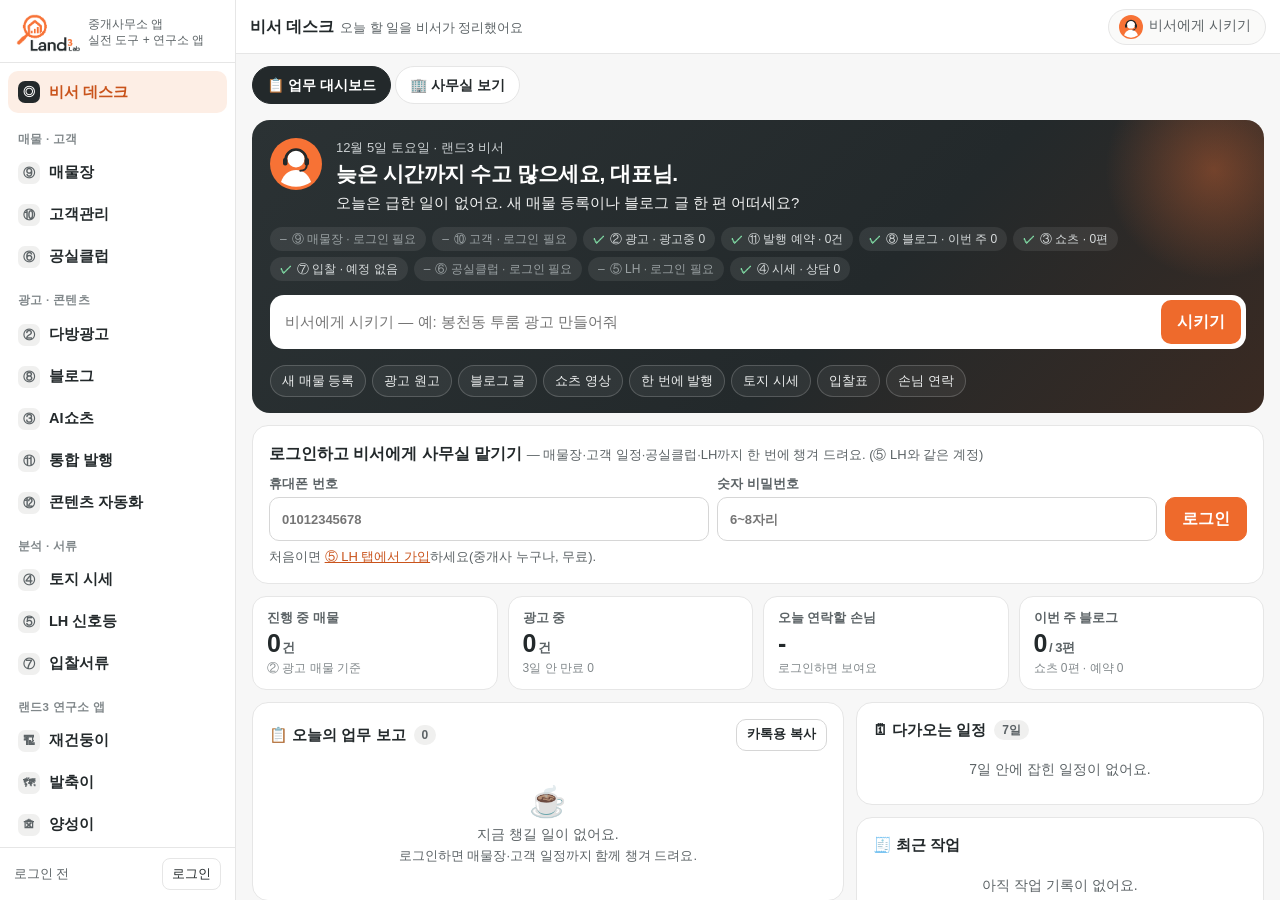
<file: index.html>
<!DOCTYPE html>
<html lang="ko">
<head>
<meta charset="utf-8">
<meta name="viewport" content="width=device-width, initial-scale=1, viewport-fit=cover">
<title>중개사무소 앱 — 비서 데스크</title>
<link rel="manifest" href="manifest.webmanifest">
<meta name="theme-color" content="#ffffff">
<link rel="icon" href="img/icon-192.png">
<link rel="apple-touch-icon" href="img/icon-192.png">
<style>
:root{--bg:#F5F5F4;--ink:#23292B;--sub:#5C6366;--faint:#8A9194;--line:#E6E6E6;--brand:#EE6A2C;--brand-soft:#FDEEE5;--deep:#C9531B;--char:#23292B;
  --red:#b42318;--red-soft:#fdecea;--yel:#7a5400;--yel-soft:#fff4d6;--grn:#17733f;--grn-soft:#e4f4ea;--blu:#1d4f91;--blu-soft:#e8f0fb;--side:236px}
*{box-sizing:border-box}
html,body{margin:0;height:100%}
body{background:var(--bg);color:var(--ink);font-family:"Pretendard",-apple-system,BlinkMacSystemFont,"Apple SD Gothic Neo","Malgun Gothic","Noto Sans KR",sans-serif;line-height:1.5;height:100dvh;display:flex;overflow:hidden}
button{font:inherit;color:inherit}
a{color:var(--deep)}

/* ---------- 왼쪽 메뉴 ---------- */
#side{width:var(--side);flex:none;background:#fff;border-right:1px solid var(--line);display:flex;flex-direction:column;min-height:0}
#side .logo{padding:14px 16px 10px;display:flex;align-items:center;gap:8px;border-bottom:1px solid var(--line)}
#side .logo img{height:38px}
#side .logo span{font-size:12px;color:var(--sub);line-height:1.3}
#side nav{flex:1;overflow:auto;padding:8px 8px 16px}
.nv{width:100%;display:flex;align-items:center;gap:9px;border:0;background:transparent;border-radius:10px;padding:9px 10px;min-height:42px;cursor:pointer;text-align:left;font-size:14.5px;font-weight:600;color:var(--ink)}
.nv:hover{background:#F6F6F5}
.nv.on{background:var(--brand-soft);color:var(--deep)}
.nv .n{flex:none;width:22px;height:22px;border-radius:7px;background:#F0F0EF;color:var(--sub);font-size:12px;font-weight:800;display:grid;place-items:center}
.nv.on .n{background:var(--brand);color:#fff}
.nv .t{flex:1;min-width:0;white-space:nowrap;overflow:hidden;text-overflow:ellipsis}
.nv .c{flex:none;min-width:20px;height:20px;border-radius:999px;background:var(--red);color:#fff;font-size:11.5px;font-weight:800;display:grid;place-items:center;padding:0 6px}
.nv .c.soft{background:#FFE3D3;color:var(--deep)}
.nv.hm{font-size:15px;margin-bottom:4px}
.nv.hm .n{background:var(--char);color:#fff}
.grp{font-size:11.5px;font-weight:700;color:var(--faint);letter-spacing:.3px;padding:14px 10px 4px}
#side .me{border-top:1px solid var(--line);padding:10px 14px;font-size:12.5px;color:var(--sub);display:flex;align-items:center;gap:8px}
#side .me b{color:var(--ink)}
.ibtn{min-height:32px;background:transparent;border:1px solid var(--line);color:var(--ink);border-radius:8px;padding:3px 9px;font-size:12.5px;cursor:pointer;white-space:nowrap}

/* ---------- 본문 ---------- */
#main{flex:1;min-width:0;display:flex;flex-direction:column;min-height:0}
.topbar{flex:none;height:54px;background:#fff;border-bottom:1px solid var(--line);display:flex;align-items:center;gap:10px;padding:0 14px}
.topbar .ttl{flex:1;min-width:0;font-weight:800;font-size:16px;white-space:nowrap;overflow:hidden;text-overflow:ellipsis}
.topbar .ttl small{font-weight:500;color:var(--sub);font-size:12.5px;margin-left:6px}
.topbar .mlogo{display:none;height:30px}
.askbtn{display:inline-flex;align-items:center;gap:6px;min-height:36px;border:1px solid var(--line);background:#FAFAF9;border-radius:999px;padding:4px 14px 4px 10px;cursor:pointer;font-size:13.5px;color:var(--sub)}
.askbtn .av{width:24px;height:24px}
#stage{flex:1;position:relative;min-height:0}
.pane{position:absolute;inset:0;overflow:auto;display:none}
.pane.on{display:block}
.pane iframe{border:0;width:100%;height:100%;display:block;background:var(--bg)}

/* ---------- 비서 데스크 ---------- */
.desk{max-width:1180px;margin:0 auto;padding:16px 16px 48px}
.hvbar{display:flex;gap:4px;max-width:1180px;margin:12px auto 0;padding:0 16px}
.hvbar button{font:inherit;font-size:14px;font-weight:700;border:1px solid var(--line);background:#fff;color:#23292B;border-radius:99px;padding:7px 14px;cursor:pointer;min-height:38px}
.hvbar button.on{background:#23292B;color:#fff;border-color:#23292B}
.hvwrap{display:flex;flex-direction:column;height:100%}
.xbar{display:flex;align-items:center;gap:10px;padding:8px 14px;background:#fff;border-bottom:1px solid var(--line);font-size:14px;flex-wrap:wrap}
.xbar span{color:#5C6366;font-size:13px}
.xbar a{margin-left:auto;background:#EE6A2C;color:#fff;border-radius:8px;padding:6px 12px;font-weight:800;text-decoration:none;white-space:nowrap}
.pane .xfr{height:calc(100% - 46px)}
.xhint{position:absolute;left:0;right:0;bottom:0;padding:6px 14px;font-size:12px;color:#5C6366;background:rgba(255,255,255,.92);border-top:1px solid var(--line)}
.hvwrap .hvbar{margin:10px 0 8px;max-width:none}
.hvwrap iframe{flex:1;border:0;width:100%;min-height:0;display:block}
.card{background:#fff;border:1px solid var(--line);border-radius:16px;padding:16px}
h2.sec{font-size:15px;margin:0 0 10px;display:flex;align-items:center;gap:8px}
h2.sec .cnt{font-size:12px;font-weight:700;color:var(--sub);background:#F0F0EF;border-radius:999px;padding:1px 8px}
h2.sec .r{margin-left:auto;font-weight:500}
.hero{background:linear-gradient(135deg,#2B3234 0%,#23292B 60%,#3A2A22 100%);color:#fff;border:0;border-radius:18px;padding:18px 18px 16px;position:relative;overflow:hidden}
.hero::after{content:"";position:absolute;right:-60px;top:-60px;width:220px;height:220px;border-radius:50%;background:radial-gradient(circle,rgba(247,114,53,.35),rgba(247,114,53,0) 70%)}
.hero .hd{display:flex;gap:14px;align-items:flex-start;position:relative;z-index:1}
.av{width:52px;height:52px;flex:none;display:block}
.hero .hi{font-size:13px;color:#C9CED0}
.hero h1{font-size:21px;margin:2px 0 4px;letter-spacing:-.4px;line-height:1.35}
.hero .say{font-size:15px;color:#F2F3F3;min-height:23px}
.hero .say .cur{display:inline-block;width:2px;height:16px;background:#F77235;vertical-align:-2px;margin-left:2px;animation:blink 1s steps(2) infinite}
@keyframes blink{50%{opacity:0}}
.scan{display:flex;flex-wrap:wrap;gap:6px;margin-top:12px;position:relative;z-index:1}
.scan span{font-size:12px;border-radius:999px;padding:3px 10px;background:rgba(255,255,255,.08);color:#D9DDDE;display:inline-flex;align-items:center;gap:5px;opacity:0;animation:pop .3s ease forwards}
.scan span.ok::before{content:"✓";color:#7FD8A3;font-weight:800}
.scan span.wait::before{content:"";width:9px;height:9px;border:2px solid #F77235;border-right-color:transparent;border-radius:50%;animation:spin .8s linear infinite}
.scan span.off{color:#9AA1A3}
.scan span.off::before{content:"–"}
.scan.still span{animation:none;opacity:1}
@keyframes pop{from{opacity:0;transform:translateY(4px)}to{opacity:1;transform:none}}
@keyframes spin{to{transform:rotate(360deg)}}
.ask{margin-top:14px;position:relative;z-index:1}
.ask form{display:flex;gap:6px;background:#fff;border-radius:14px;padding:5px}
.ask input{flex:1;min-width:0;border:0;outline:0;font:inherit;font-size:15px;padding:10px 10px;color:var(--ink);background:transparent}
.ask button[type=submit]{border:0;background:var(--brand);color:#fff;font-weight:800;border-radius:10px;padding:0 16px;cursor:pointer;min-height:44px}
.chips{display:flex;gap:6px;flex-wrap:wrap;margin-top:8px}
.chips button{border:1px solid rgba(255,255,255,.18);background:rgba(255,255,255,.06);color:#EDEFEF;border-radius:999px;padding:5px 11px;font-size:13px;cursor:pointer;min-height:32px}
.chips button:hover{background:rgba(247,114,53,.25);border-color:#F77235}
.sugg{margin-top:8px;display:grid;gap:6px}
.sugg button{display:flex;align-items:center;gap:10px;width:100%;text-align:left;background:#fff;border:0;border-radius:12px;padding:10px 12px;cursor:pointer;color:var(--ink)}
.sugg button .n{flex:none;font-size:12px;font-weight:800;color:#fff;background:var(--brand);border-radius:7px;padding:2px 7px}
.sugg button .x{flex:1;font-size:14px}
.sugg button .x small{display:block;color:var(--sub);font-size:12.5px}
.sugg button .go{font-weight:800;color:var(--deep);font-size:13px;white-space:nowrap}
.sugg .no{color:#D9DDDE;font-size:13.5px;padding:4px 2px}

.kpis{display:grid;grid-template-columns:repeat(4,1fr);gap:10px;margin-top:12px}
.kpi{background:#fff;border:1px solid var(--line);border-radius:14px;padding:12px 14px;cursor:pointer;text-align:left;min-height:84px}
.kpi:hover{border-color:#F5A47C}
.kpi b{display:block;font-size:12.5px;color:var(--sub);font-weight:600}
.kpi .v{font-size:25px;font-weight:800;letter-spacing:-.5px;line-height:1.25}
.kpi .v small{font-size:13px;color:var(--sub);font-weight:600;margin-left:2px}
.kpi .s{font-size:12px;color:var(--faint)}
.kpi.warn .v{color:var(--red)}

.cols{display:grid;grid-template-columns:1.45fr 1fr;gap:12px;margin-top:12px;align-items:start}
.stack{display:grid;gap:12px}

.lvl{font-size:12px;font-weight:800;margin:12px 0 4px;display:flex;align-items:center;gap:6px}
.lvl:first-of-type{margin-top:0}
.lvl i{font-style:normal;width:8px;height:8px;border-radius:50%}
.lvl.u{color:var(--red)} .lvl.u i{background:var(--red)}
.lvl.t{color:var(--deep)} .lvl.t i{background:#F77235}
.lvl.w{color:var(--blu)} .lvl.w i{background:#4A7BC8}
.task{display:flex;gap:10px;align-items:flex-start;padding:10px 0;border-bottom:1px solid #F0F0EF}
.task:last-child{border-bottom:0}
.task .ck{flex:none;width:24px;height:24px;border-radius:7px;border:2px solid #CFD3D4;background:#fff;cursor:pointer;margin-top:1px;display:grid;place-items:center;font-size:13px;color:#fff;padding:0}
.task .ck:hover{border-color:var(--brand)}
.task .bd{flex:1;min-width:0}
.task .tt{font-weight:700;font-size:14.5px}
.task .dt{font-size:12.5px;color:var(--sub);overflow:hidden;text-overflow:ellipsis;display:-webkit-box;-webkit-line-clamp:2;-webkit-box-orient:vertical}
.task .tg{display:inline-block;font-size:11.5px;font-weight:700;color:var(--sub);background:#F0F0EF;border-radius:6px;padding:0 6px;margin-right:4px}
.task .act{flex:none;border:1px solid #F5C2A6;background:var(--brand-soft);color:var(--deep);font-weight:800;font-size:13px;border-radius:9px;padding:6px 11px;cursor:pointer;min-height:36px;white-space:nowrap}
.task .act:hover{background:var(--brand);color:#fff;border-color:var(--brand)}
.task.done .tt{text-decoration:line-through;color:var(--faint)}
.task.done .ck{background:var(--grn);border-color:var(--grn)}
.donebox summary{cursor:pointer;font-size:13px;color:var(--sub);margin-top:8px}
.empty{text-align:center;padding:18px 8px;color:var(--sub);font-size:14px}
.empty .big{font-size:30px}

.flow{display:grid;grid-template-columns:repeat(6,1fr);gap:0;margin-top:2px}
.flow button{border:0;background:transparent;cursor:pointer;padding:8px 4px;text-align:center;position:relative}
.flow button:not(:last-child)::after{content:"›";position:absolute;right:-5px;top:20px;color:#C5C9CA;font-size:20px;font-weight:700}
.flow .v{font-size:21px;font-weight:800;line-height:1.2}
.flow .l{font-size:12px;color:var(--sub);font-weight:600}
.flow .n{font-size:11px;color:var(--faint);background:none}
.flow button:hover .v{color:var(--deep)}

.cal{margin:0;padding:0;list-style:none}
.cal .day{font-size:12px;font-weight:800;color:var(--sub);margin:10px 0 2px}
.cal .day:first-child{margin-top:0}
.cal .day.td{color:var(--deep)}
.cal li.ev{display:flex;gap:8px;align-items:center;padding:6px 0;font-size:13.5px;cursor:pointer;border-radius:8px}
.cal li.ev:hover{background:#FAFAF9}
.cal .dot{flex:none;width:8px;height:8px;border-radius:50%;background:#F77235}
.cal .dot.b{background:#4A7BC8} .cal .dot.g{background:#2E9E5E} .cal .dot.r{background:var(--red)} .cal .dot.k{background:#8A9194}
.cal .ev .w{flex:1;min-width:0;white-space:nowrap;overflow:hidden;text-overflow:ellipsis}
.cal .ev .tm{flex:none;font-size:12px;color:var(--faint)}

.feed{margin:0;padding:0;list-style:none}
.feed li{display:flex;gap:10px;padding:7px 0;font-size:13.5px;border-bottom:1px solid #F3F3F2;cursor:pointer}
.feed li:last-child{border:0}
.feed .ic{flex:none;width:26px;height:26px;border-radius:8px;background:#F3F3F2;display:grid;place-items:center;font-size:12px;font-weight:800;color:var(--sub)}
.feed .w{flex:1;min-width:0}
.feed .w div{white-space:nowrap;overflow:hidden;text-overflow:ellipsis}
.feed .w small{color:var(--faint);font-size:12px}

.tgrp{margin-top:18px}
.tgrp h3{font-size:13px;color:var(--sub);margin:0 2px 8px}
.grid{display:grid;grid-template-columns:repeat(auto-fill,minmax(240px,1fr));gap:10px}
.tool{background:#fff;border:1px solid var(--line);border-radius:14px;padding:12px 14px;cursor:pointer;text-align:left;position:relative;min-height:92px}
.tool:hover{border-color:#F5A47C;box-shadow:0 4px 14px rgba(0,0,0,.05)}
.tool .num{font-size:12px;font-weight:800;color:var(--brand);background:var(--brand-soft);border-radius:999px;padding:1px 8px}
.tool h4{font-size:15px;margin:6px 0 2px}
.tool p{margin:0;font-size:12.5px;color:var(--sub)}
.tool .c{position:absolute;right:12px;top:12px;font-size:11.5px;font-weight:800;border-radius:999px;background:var(--red);color:#fff;padding:1px 8px}

.login{display:grid;grid-template-columns:1fr 1fr auto;gap:8px;align-items:end;margin-top:8px}
label.f{display:block;font-size:13px;color:var(--sub);font-weight:600}
.login input{width:100%;min-height:44px;border:1px solid #D6D6D6;border-radius:10px;padding:9px 12px;font:inherit;margin-top:4px}
.btn{min-height:44px;border:1px solid #D6D6D6;background:#fff;border-radius:10px;padding:9px 16px;font-weight:700;cursor:pointer;color:var(--ink);text-decoration:none;display:inline-flex;align-items:center;justify-content:center}
.btn.pri{background:var(--brand);border-color:var(--brand);color:#fff}
.btn.sm{min-height:32px;padding:3px 10px;font-size:12.5px}
.msg{font-size:13px;margin-top:6px;color:var(--sub)}.msg.r{color:var(--red)}
.foot{margin-top:22px;font-size:12px;color:var(--faint);text-align:center}
.toast{position:fixed;left:50%;bottom:90px;transform:translateX(-50%);background:var(--char);color:#fff;border-radius:12px;padding:10px 16px;font-size:14px;z-index:50;box-shadow:0 8px 24px rgba(0,0,0,.2);max-width:90vw}

/* ---------- 휴대폰 ---------- */
#bnav{display:none}
#dim{display:none}
@media (max-width:900px){
  body{display:block}
  #side{position:fixed;left:0;top:0;bottom:0;z-index:40;transform:translateX(-102%);transition:transform .2s ease;box-shadow:8px 0 30px rgba(0,0,0,.12)}
  body.drawer #side{transform:none}
  body.drawer #dim{display:block;position:fixed;inset:0;background:rgba(0,0,0,.3);z-index:39}
  #main{height:100dvh;padding-bottom:calc(60px + env(safe-area-inset-bottom))}
  .topbar .mlogo{display:block}
  .topbar .ttl small{display:none}
  #bnav{display:grid;grid-template-columns:repeat(5,1fr);position:fixed;left:0;right:0;bottom:0;z-index:30;background:#fff;border-top:1px solid var(--line);padding-bottom:env(safe-area-inset-bottom)}
  #bnav button{border:0;background:transparent;min-height:60px;display:flex;flex-direction:column;align-items:center;justify-content:center;gap:1px;font-size:11.5px;font-weight:700;color:var(--sub);cursor:pointer;position:relative}
  #bnav button svg{width:22px;height:22px}
  #bnav button.on{color:var(--deep)}
  #bnav button .c{position:absolute;top:6px;left:calc(50% + 6px);min-width:17px;height:17px;border-radius:999px;background:var(--red);color:#fff;font-size:10.5px;display:grid;place-items:center;padding:0 4px}
  .kpis{grid-template-columns:1fr 1fr}
  .cols{grid-template-columns:1fr}
  .flow{grid-template-columns:repeat(3,1fr);row-gap:6px}
  .flow button:nth-child(3)::after{display:none}
  .login{grid-template-columns:1fr}
  .hero h1{font-size:19px}
  .askbtn .tx{display:none}
  .askbtn{padding:4px 8px}
  .toast{bottom:84px}
}
@media (prefers-reduced-motion:reduce){.scan span{animation:none;opacity:1}.hero .say .cur{animation:none}}
</style>
<link rel="stylesheet" href="land3.css">
<style>/* land3.css 의 header 규칙이 허브에 영향 주지 않도록 */ .hero h1::before{content:none}</style>
</head>
<body>
<aside id="side">
  <div class="logo"><img src="img/land3-logo.png" alt="랜드3 연구소"><span>중개사무소 앱<br>실전 도구 + 연구소 앱</span></div>
  <nav id="snav"></nav>
  <div class="me" id="who"></div>
</aside>
<div id="dim"></div>
<div id="main">
  <div class="topbar">
    <button class="ibtn" id="menuBtn" aria-label="전체 메뉴" style="display:none">☰</button>
    <img class="mlogo" src="img/land3-icon.png" alt="">
    <div class="ttl" id="ttl">비서 데스크</div>
    <button class="askbtn" id="askTop"><svg class="av" viewBox="0 0 52 52" aria-hidden="true"><use href="#avatar"/></svg><span class="tx">비서에게 시키기</span></button>
    <button class="ibtn" id="installBtn" style="display:none">설치</button>
  </div>
  <div id="stage"></div>
</div>
<nav id="bnav"></nav>

<svg width="0" height="0" style="position:absolute" aria-hidden="true">
  <symbol id="avatar" viewBox="0 0 52 52">
    <circle cx="26" cy="26" r="26" fill="#F77235"/>
    <circle cx="26" cy="21" r="8.5" fill="#fff"/>
    <path d="M11 44c2.5-8 8.5-12 15-12s12.5 4 15 12a26 26 0 0 1-30 0z" fill="#fff"/>
    <path d="M15.5 22a10.5 10.5 0 0 1 21 0" fill="none" stroke="#23292B" stroke-width="2.6" stroke-linecap="round"/>
    <rect x="13" y="20" width="4.5" height="7.5" rx="2" fill="#23292B"/>
    <rect x="34.5" y="20" width="4.5" height="7.5" rx="2" fill="#23292B"/>
    <path d="M36.7 27.5c0 3.5-3 5.2-6.4 5.2" fill="none" stroke="#23292B" stroke-width="2" stroke-linecap="round"/>
  </symbol>
</svg>

<script>
(function(){
"use strict";
const SB_URL="https://dwtylilyvmvbpsryvlcg.supabase.co", SB_KEY="sb_publishable_Vht7Hh-4GF-mpbnprPp3FQ_AgGPTKTH", TK="junggae-token";
const $=s=>document.querySelector(s);
const esc=s=>String(s??'').replace(/[&<>"']/g,c=>({'&':'&amp;','<':'&lt;','>':'&gt;','"':'&quot;',"'":'&#39;'}[c]));
const LSget=(k,d)=>{try{const v=localStorage.getItem(k);return v?JSON.parse(v):d}catch(e){return d}};
const LSset=(k,v)=>{try{localStorage.setItem(k,JSON.stringify(v))}catch(e){}};
const token=()=>{try{return localStorage.getItem(TK)||''}catch(e){return''}};
async function rpc(fn,args){const r=await fetch(SB_URL+'/rest/v1/rpc/'+fn,{method:'POST',headers:{apikey:SB_KEY,'Content-Type':'application/json'},body:JSON.stringify(args||{})});
  const j=await r.json().catch(()=>null);if(!r.ok){const m=(j&&j.message)||('서버 오류 '+r.status);if(m==='AUTH_REQUIRED'){try{localStorage.removeItem(TK)}catch(e){}}throw new Error(m)}return j}
const toast=t=>{const d=document.createElement('div');d.className='toast';d.textContent=t;document.body.appendChild(d);setTimeout(()=>d.remove(),2600)};

/* ---------- 도구 목록 (그룹별) — 새 도구는 여기에 page만 추가 ---------- */
const TOOLS=[
  {id:'listings',num:'⑨',short:'매물장',name:'매물장',g:'mm',desc:'나만 보는 매물 장부 — 상태·광고 만료·14일 확인, 지도, 엑셀 가져오기 → ②·⑥·⑩로 넘기기',page:'maemul.html'},
  {id:'customers',num:'⑩',short:'고객관리',name:'고객관리',g:'mm',desc:'손님 온도·상담 일지·다음 연락일 → 매물 자동 매칭·추천 문자, 계약·잔금·만기 알림',page:'crm.html'},
  {id:'vacancy',num:'⑥',short:'공실클럽',name:'공실클럽 (RSA 동문 전용)',g:'mm',desc:'수수료 0원 동문 공동중개 — 공실 30초 등록·지도 검색·14일 신선도·문의 일지',page:'gongsil.html'},
  {id:'dabang',num:'②',short:'다방광고',name:'다방광고 원클릭',g:'ad',desc:'1회 입력 → 표시광고 검사 → 다방·네이버·블로그·당근·밴드 원고',page:'dabang.html'},
  {id:'blog',num:'⑧',short:'블로그',name:'블로그 자동생성',g:'ad',desc:'매물·동네·상식·상담사례 → 제목 5안·본문·태그·카드 이미지 → 발행 기록',page:'blog.html'},
  {id:'shorts',num:'③',short:'AI쇼츠',name:'AI쇼츠 만들기',g:'ad',desc:'매물 사진 → 대본·내 목소리 → 표시사항 고정 30초 세로영상',page:'shorts.html'},
  {id:'publish',num:'⑪',short:'통합 발행',name:'통합 발행',g:'ad',desc:'매물 1건 → 블로그·인스타 카드뉴스·쇼츠를 한 번에 → 채널별 예약·알림',page:'publish.html'},
  {id:'autopost',num:'⑫',short:'콘텐츠 자동화',name:'콘텐츠 자동화 (블로그·인스타·스레드·릴스·쇼츠)',g:'ad',desc:'주제·매물 1건 → AI가 블로그·카드뉴스·릴스·스레드·쇼츠 생성 → 버튼으로 바로 업로드',page:'autopost.html'},
  {id:'land',num:'④',short:'토지 시세',name:'토지 얼마나 해요?',g:'an',desc:'주소 1개 → 실거래·공시지가 근거 시세 범위 → 고객용 상담 리포트',page:'land.html'},
  {id:'lh',num:'⑤',short:'LH 신호등',name:'LH 전세임대 사전점검',g:'an',desc:'등기부 판독 → 공시가격 자동 조회 → LH 통과 가능성 신호등',page:'lh.html'},
  {id:'bid',num:'⑦',short:'입찰서류',name:'경매 입찰서류 자동작성',g:'an',desc:'사건번호·입찰가 → 기일입찰표·위임장·준비물 체크리스트',page:'bid.html'},
  {id:'pc',num:'①',short:'똥컴 PC',name:'똥컴 업그레이드',g:'pc',desc:'느린 사무실 PC 진단 → 처방전 → 바로 고치기 · 전후 비교',page:'pc.html'},
  {id:'jaegeon',num:'🏗',short:'재건둥이',name:'재건둥이 — 재건축 고시·공고 추적',g:'lab',desc:'재건축 고시·공고·뉴스를 추적하는 보조 도구',url:'https://rsar-land3-jaeturi.ktma9028.workers.dev/'},
  {id:'balchuk',num:'🗺',short:'발축이',name:'발축이 — 서울 재개발·재건축 3D 지도',g:'lab',desc:'서울 정비구역 지도·3D·가능성 판단·수익률 분석',url:'https://balchuk.land3lab.com/'},
  {id:'yangseongi',num:'🏚',short:'양성이',name:'양성이 — 위반건축물 양성화 시뮬레이터',g:'lab',desc:'주소 → 위반 여부·양성화 가능·전후 3D·이행강제금',url:'https://yangseongi.land3lab.com/'},
  {id:'gyeongturi',num:'⚖',short:'경투리',name:'경투리 — 경매 투자 도우미',g:'lab',desc:'경매 물건 분석·투자 판단 도우미',url:'https://gyeongturi-rsar-land3.kilmoonsoo.chatgpt.site/'},
  {id:'maejjigi',num:'📍',short:'매찍이',name:'매찍이 — 현장 매물 기록',g:'lab',desc:'현장에서 매물 정보를 빠르게 찍고 기록·정리',url:'https://maejjigi-field.kilmoonsoo.chatgpt.site/'},
  {id:'maetong',num:'📞',short:'매통이',name:'매통이 — 매물·통화 자동정리',g:'lab',desc:'통화·매물 정보를 한 화면에서 수집·정리',url:'https://land3lab.github.io/mrhomesga/callnote/'},
  {id:'dongmuni',num:'🤝',short:'동문이',name:'동문이 — RSA 총동문회 동문 지도',g:'lab',desc:'동문 사무소 지도·명함·등록/수정 요청 → 공동중개할 동문 찾기',url:'https://rsa-dongmuni.vercel.app'},
  {id:'office',num:'🏢',short:'랜드3 사무실',name:'랜드3 사무실 (캐릭터 대시보드)',g:'pc',desc:'기능별 직원 14명이 일하는 모습 · 1:1 면담 · 팀 현황',page:'office.html'}
];
const GROUPS=[['mm','매물 · 고객'],['ad','광고 · 콘텐츠'],['an','분석 · 서류'],['lab','랜드3 연구소 앱'],['pc','사무실 PC']];
const T=id=>TOOLS.find(t=>t.id===id);

let me=null,cur='home';const built={};
let gsInfo=null,jg=null,lhCount=null,remote={lh:'wait',jg:'wait',gs:'wait'};
let firstPaint=true,typed='',sayI=-1,curLine='';

/* ---------- 날짜 도우미 ---------- */
const today0=()=>{const d=new Date();d.setHours(0,0,0,0);return d};
const ymd=d=>d.getFullYear()+'-'+String(d.getMonth()+1).padStart(2,'0')+'-'+String(d.getDate()).padStart(2,'0');
const dday=s=>{if(!s)return 99;const d=new Date(s);if(isNaN(d))return 99;d.setHours(0,0,0,0);return Math.round((d-today0())/864e5)};
const md=s=>{const d=new Date(s);return isNaN(d)?'':(d.getMonth()+1)+'/'+d.getDate()};
const ago=s=>{const t=new Date(s).getTime();if(isNaN(t))return'';const m=Math.round((Date.now()-t)/6e4);if(m<1)return'방금';if(m<60)return m+'분 전';const h=Math.round(m/60);if(h<24)return h+'시간 전';const d=Math.round(h/24);return d<8?d+'일 전':md(s)};
const wonShort=v=>!v?'':v>=1e8?(v/1e8).toFixed(v>=1e9?1:2).replace(/\.?0+$/,'')+'억':Math.round(v/1e4).toLocaleString()+'만';
const WK='일월화수목금토';

/* ---------- 모든 도구 자료 모으기 ---------- */
function collect(){
  const dl=LSget('d1c.listings',[]),lab=x=>{const d=x.data||{};return [d.addr&&d.addr.split(' ').slice(-2).join(' '),d.type,d.deal].filter(Boolean).join(' ')||'매물'};
  const onAd=dl.filter(x=>x.status==='광고중'),adSoon=onAd.filter(x=>dday(x.adEnd)<=3),noDown=dl.filter(x=>x.status==='거래완료'&&!x.takenDown);
  const bids=LSget('bid.history',[]).map(b=>Object.assign({},b,{dd:b.date?dday(b.date):-1})).filter(b=>b.dd>=0).sort((a,b)=>a.dd-b.dd);
  const bh=LSget('bl.history',[]),cfg=LSget('bl.cfg',{goal:3});
  const mon=today0();mon.setDate(mon.getDate()-((mon.getDay()+6)%7));const ms=ymd(mon);
  const blogWk=bh.filter(h=>h.date>=ms).length,goal=cfg.goal||3;
  const blogDown=bh.filter(h=>h.listingId&&!h.cleared&&(dl.find(x=>x.id===h.listingId)||{}).status==='거래완료');
  const sh=LSget('sh.history',[]),shDown=sh.filter(h=>!h.down&&h.listingId&&(dl.find(x=>x.id===h.listingId)||{}).status==='거래완료');
  const J=LSget('pub.jobs',[]),now=Date.now(),eod=new Date();eod.setHours(23,59,59,999);const slots=[];
  J.forEach(j=>Object.entries(j.slots||{}).forEach(([k,x])=>{if(x.done||!x.at)return;slots.push({ch:k,at:x.at,label:j.label||j.blogTitle||'매물',t:new Date(x.at).getTime()})}));
  const pubDue=slots.filter(s=>s.t<=now),pubToday=slots.filter(s=>s.t>now&&s.t<=eod.getTime());
  const sise=LSget('sise.history',[]),pch=LSget('pc.history',[]);
  return {dl,lab,onAd,adSoon,noDown,bids,bh,blogWk,goal,blogDown,sh,shDown,slots,pubDue,pubToday,sise,pch};
}

const CH={naver:'네이버 블로그',tistory:'티스토리',insta:'인스타',instagram:'인스타',youtube:'유튜브',reels:'릴스',shorts:'쇼츠'};
function buildTasks(D){
  const L=[];const add=(lvl,id,tool,title,detail,cta)=>L.push({lvl,id,tool,title,detail,cta:cta||'처리하기'});
  const names=(a,f,n=3)=>a.slice(0,n).map(f).join(', ')+(a.length>n?' 외 '+(a.length-n)+'건':'');
  if(D.noDown.length)add('u','ad-down',  'dabang',`거래완료 매물 광고 내리기 ${D.noDown.length}건`,'허위매물 신고 방지 — '+names(D.noDown,D.lab),'광고 내리기');
  if(jg&&jg.mj_not_down)add('u','mj-down','listings',`매물장 광고 내림 미확인 ${jg.mj_not_down}건`,'계약완료·보류·철회 매물의 광고가 아직 살아 있어요','확인하기');
  if(D.pubDue.length)add('u','pub-due','publish',`지금 올릴 예약 ${D.pubDue.length}건`,names(D.pubDue,s=>(CH[s.ch]||s.ch)+' · '+s.label),'올리기');
  D.bids.filter(b=>b.dd<=1).forEach(b=>add('u','bid-'+(b.id||b.case),'bid',`입찰기일 ${b.dd===0?'오늘':'내일'} — ${b.court||''} ${b.case||''}`,`${b.name||''}${b.type==='agent'?'(대리)':''}${b.price?' · 입찰가 '+wonShort(b.price):''} · 신분증·도장·보증금 수표 확인`,'서류 보기'));
  if(jg&&jg.cr_events)jg.cr_events.filter(e=>dday(e.date)<=1&&!/만기/.test(e.what)).forEach(e=>add('u','ev-'+e.name+e.date+e.what,'customers',`${e.what} ${dday(e.date)===0?'오늘':'내일'} — ${e.name}`,'서류·입금 확인, 당사자 연락','일정 보기'));
  if(jg&&jg.cr_due_n)add('t','cr-due','customers',`오늘 연락할 손님 ${jg.cr_due_n}명`,names(jg.cr_due||[],c=>c.name+(c.temp?'('+c.temp+')':'')),'연락하기');
  if(D.adSoon.length)add('t','ad-soon','dabang',`광고 만료 임박 ${D.adSoon.length}건`,names(D.adSoon,x=>D.lab(x)+' '+(dday(x.adEnd)<0?'만료됨':'D-'+dday(x.adEnd))),'연장·정리');
  if(jg&&jg.mj_ad_soon)add('t','mj-soon','listings',`매물장 광고 3일 안 만료 ${jg.mj_ad_soon}건`,'연장할지 내릴지 정해 주세요','확인하기');
  if(gsInfo&&gsInfo.ok&&gsInfo.unread)add('t','gs-unread','vacancy',`공실클럽 새 공동중개 문의 ${gsInfo.unread}건`,'동문 중개사에게 답해 주세요','문의 보기');
  if(gsInfo&&gsInfo.ok&&gsInfo.admin&&gsInfo.pending)add('t','gs-pend','vacancy',`공실클럽 가입 승인 대기 ${gsInfo.pending}명`,'명단에 없는 동문 — 관리자 확인','승인하기');
  if(D.pubToday.length)add('t','pub-today','publish',`오늘 남은 발행 예약 ${D.pubToday.length}건`,names(D.pubToday,s=>new Date(s.at).toTimeString().slice(0,5)+' '+(CH[s.ch]||s.ch)),'예약 보기');
  if(D.blogDown.length)add('t','bl-down','blog',`거래완료 매물 블로그 글 정리 ${D.blogDown.length}건`,'"거래완료" 표기 또는 비공개 처리','정리하기');
  if(D.shDown.length)add('t','sh-down','shorts',`거래완료 매물 쇼츠 내리기 ${D.shDown.length}편`,names(D.shDown,h=>h.title||'쇼츠'),'내리기');
  D.bids.filter(b=>b.dd>1&&b.dd<=7).forEach(b=>add('w','bidw-'+(b.id||b.case),'bid',`입찰기일 D-${b.dd} — ${b.court||''} ${b.case||''}`,(b.name||'')+(b.price?' · '+wonShort(b.price):''),'서류 보기'));
  if(jg&&jg.cr_events)jg.cr_events.filter(e=>dday(e.date)>1||/만기/.test(e.what)).forEach(e=>add('w','evw-'+e.name+e.date+e.what,'customers',`${md(e.date)} ${e.what} — ${e.name}`,/만기/.test(e.what)?'재계약·이사 의향 미리 묻기':'일정 확인','일정 보기'));
  if(jg&&jg.mj_stale)add('w','mj-stale','listings',`14일 넘게 확인 안 한 매물 ${jg.mj_stale}건`,'"아직 거래 가능한가요?" 의뢰인 확인','확인하기');
  if(gsInfo&&gsInfo.ok&&gsInfo.stale)add('w','gs-stale','vacancy',`"아직 공실인가요?" 확인할 내 공실 ${gsInfo.stale}건`,'응답 없으면 자동 숨김돼요','확인하기');
  if(D.bh.length&&D.blogWk<D.goal)add('w','bl-goal','blog',`이번 주 블로그 ${D.goal-D.blogWk}편 더`,`목표 ${D.goal}편 중 ${D.blogWk}편 발행`,'글 쓰기');
  window.__hubTasks=L;
  return L;
}
function doneSet(){const d=LSget('desk.done',{});return d.date===ymd(today0())?new Set(d.ids||[]):new Set()}
function toggleDone(id){const s=doneSet();s.has(id)?s.delete(id):s.add(id);LSset('desk.done',{date:ymd(today0()),ids:[...s]});renderHome();renderNav()}

function buildCal(D){
  const E=[];const push=(date,dot,w,tool,tm)=>{const dd=dday(date);if(dd<0||dd>7)return;E.push({dd,date,dot,w,tool,tm:tm||''})};
  D.bids.forEach(b=>push(b.date,'r',`입찰 ${b.court||''} ${b.case||''}`,'bid','10:00'));
  if(jg&&jg.cr_events)jg.cr_events.forEach(e=>push(e.date,/만기/.test(e.what)?'k':'g',`${e.what} · ${e.name}`,'customers'));
  D.slots.forEach(s=>push(s.at,'b',`${CH[s.ch]||s.ch} 발행 · ${s.label}`,'publish',new Date(s.at).toTimeString().slice(0,5)));
  D.onAd.forEach(x=>push(x.adEnd,'','광고 만료 · '+D.lab(x),'dabang'));
  return E.sort((a,b)=>a.dd-b.dd||String(a.tm).localeCompare(String(b.tm)));
}
function buildFeed(D){
  const F=[];const p=(at,num,w,tool)=>{const t=new Date(at).getTime();if(!isNaN(t))F.push({t,at,num,w,tool})};
  D.sise.forEach(h=>p(h.at,'④',`토지 시세 상담 · ${h.address||''} ${wonShort(h.lo)}~${wonShort(h.hi)}`,'land'));
  LSget('bid.history',[]).forEach(b=>p(b.at,'⑦',`입찰서류 작성 · ${b.court||''} ${b.case||''}`,'bid'));
  D.bh.forEach(h=>p(h.date+'T12:00',h.by==='publish'?'⑪':'⑧',`블로그 발행 · ${h.title||''}`,'blog'));
  D.sh.forEach(h=>p(h.at,'③',`쇼츠 제작 · ${h.title||''}`,'shorts'));
  D.dl.forEach(x=>p(x.saved,'②',`광고 원고 저장 · ${D.lab(x)}`,'dabang'));
  D.pch.forEach(h=>p(h.date+'T12:00','①',`PC 처방 · ${h.name||''}`,'pc'));
  return F.sort((a,b)=>b.t-a.t).slice(0,7);
}

/* ---------- 비서에게 시키기 ---------- */
const INTENTS=[
  {tool:'listings',k:['매물등록','매물 등록','매물장','접수','새 매물','의뢰'],say:'매물장에 새 매물을 등록할게요'},
  {tool:'dabang',k:['광고','다방','원고','당근','밴드','네이버 광고','직방'],say:'다방·네이버·당근 광고 원고를 만들게요'},
  {tool:'blog',k:['블로그','포스팅','글쓰기','글 써','티스토리'],say:'블로그 글을 써 드릴게요'},
  {tool:'shorts',k:['쇼츠','영상','동영상','릴스','유튜브'],say:'매물 쇼츠 영상을 만들게요'},
  {tool:'publish',k:['발행','예약','인스타','카드뉴스','업로드','한번에','한 번에'],say:'블로그·인스타·쇼츠를 한 번에 발행 예약할게요'},
  {tool:'land',k:['시세','얼마','토지','땅','공시지가','실거래','평당'],say:'토지 시세 상담 리포트를 만들게요'},
  {tool:'lh',k:['lh','전세임대','근저당','등기부','신호등','부채비율'],say:'LH 전세임대 가능 여부를 점검할게요'},
  {tool:'bid',k:['입찰','경매','타경','기일','위임장','공매'],say:'경매 입찰서류를 작성할게요'},
  {tool:'vacancy',k:['공실','공동중개','동문'],say:'공실클럽에서 공동중개 매물을 찾을게요'},
  {tool:'customers',k:['손님','고객','연락','상담일지','상담 일지','잔금','만기','중도금','문자'],say:'고객관리에서 처리할게요'},
  {tool:'pc',k:['컴퓨터','pc','느려','똥컴','윈도우','부팅'],say:'사무실 PC를 진단할게요'}
];
function route(q){const s=q.toLowerCase().replace(/\s+/g,' ');
  return INTENTS.map(it=>({it,sc:it.k.reduce((a,k)=>a+(s.includes(k)?k.length+2:0),0)})).filter(x=>x.sc>0).sort((a,b)=>b.sc-a.sc).slice(0,3).map(x=>x.it)}
function addrFrom(q){let s=q;['시세','얼마나 해요','얼마','토지','땅','공시지가','실거래','알려줘','상담','리포트','평당','가격','해줘','좀','?'].forEach(k=>s=s.split(k).join(' '));
  s=s.replace(/\s+/g,' ').trim();return /(동|리|읍|면|구|로|길)\s*\d|\d+-\d+|\d+번지/.test(s)?s:''}
function runIntent(it,q){
  let note='';
  if(it.tool==='land'){const a=addrFrom(q);if(a){LSset('sise.lastAddr',a);note=' 주소 "'+a+'"를 미리 넣어뒀어요.';if(built.land){const f=document.querySelector('#p-land iframe');if(f)try{f.contentWindow.location.reload()}catch(e){}}}}
  if(it.tool==='bid'){const m=q.match(/\d{4}\s*타경\s*\d+/);if(m){const c=m[0].replace(/\s/g,'');navigator.clipboard&&navigator.clipboard.writeText(c).catch(()=>{});note=' 사건번호 '+c+'를 복사해 뒀어요 — 사건번호 칸에 붙여넣으세요.'}}
  go(it.tool);toast('비서: '+it.say+'.'+note);
}
function renderSugg(q){const box=$('#sugg');if(!box)return;if(!q.trim()){box.innerHTML='';return}
  const r=route(q);
  if(/할\s*일|브리핑|오늘|보고/.test(q)&&!r.length){box.innerHTML=`<div class="no">아래 "오늘의 업무 보고"에 정리해 두었어요.</div>`;return}
  box.innerHTML=r.length?r.map((it,i)=>{const t=T(it.tool);return `<button type="button" data-i="${INTENTS.indexOf(it)}"><span class="n">${t.num}</span><span class="x">${esc(it.say)}<small>${esc(t.name)}</small></span><span class="go">${i===0?'Enter ↵':'열기 ›'}</span></button>`}).join('')
    :`<div class="no">잘 모르겠어요. "광고", "블로그", "시세", "입찰", "손님"처럼 말씀해 주세요.</div>`;
  box.querySelectorAll('button').forEach(b=>b.onclick=()=>runIntent(INTENTS[+b.dataset.i],$('#askIn').value))}

/* ---------- 화면: 메뉴 ---------- */
function countFor(tasks){const dn=doneSet(),c={};tasks.forEach(t=>{if(!dn.has(t.id))c[t.tool]=(c[t.tool]||0)+1});return c}
let lastTasks=[];
function renderNav(){
  const c=countFor(lastTasks),total=Object.values(c).reduce((a,b)=>a+b,0);
  const nv=t=>`<button class="nv ${cur===t.id?'on':''}" data-t="${t.id}"><span class="n">${t.num}</span><span class="t">${esc(t.short)}</span>${c[t.id]?`<span class="c">${c[t.id]}</span>`:''}</button>`;
  $('#snav').innerHTML=`<button class="nv hm ${cur==='home'?'on':''}" data-t="home"><span class="n">◎</span><span class="t">비서 데스크</span>${total?`<span class="c soft">${total}</span>`:''}</button>`+
    GROUPS.map(([g,l])=>`<div class="grp">${l}</div>`+TOOLS.filter(t=>t.g===g).map(nv).join('')).join('');
  $('#snav').querySelectorAll('[data-t]').forEach(b=>b.onclick=()=>{go(b.dataset.t);document.body.classList.remove('drawer')});
  const ic={home:'<path d="M3 11l9-7 9 7v9a1 1 0 0 1-1 1h-5v-6h-6v6H4a1 1 0 0 1-1-1z"/>',listings:'<path d="M4 4h16v16H4zM8 9h8M8 13h8M8 17h5"/>',dabang:'<path d="M4 10v4h3l6 4V6L7 10zM17 9a4 4 0 0 1 0 6"/>',customers:'<circle cx="9" cy="8" r="3.5"/><path d="M3 20c.5-4 3-6 6-6s5.5 2 6 6M16 4.5a3.5 3.5 0 0 1 0 7M21 20c-.3-3-1.8-5-4-5.7"/>',all:'<path d="M4 6h16M4 12h16M4 18h16"/>'};
  const bn=[['home','비서'],['listings','매물'],['dabang','광고'],['customers','고객'],['all','전체']];
  $('#bnav').innerHTML=bn.map(([id,l])=>{const n=id==='home'?total:id==='all'?0:(c[id]||0);const on=id==='all'?!['home','listings','dabang','customers'].includes(cur):cur===id;
    return `<button data-b="${id}" class="${on?'on':''}"><svg viewBox="0 0 24 24" fill="none" stroke="currentColor" stroke-width="1.8" stroke-linecap="round" stroke-linejoin="round">${ic[id]}</svg>${l}${n?`<span class="c">${n}</span>`:''}</button>`}).join('');
  $('#bnav').querySelectorAll('button').forEach(b=>b.onclick=()=>{const id=b.dataset.b;if(id==='all')document.body.classList.add('drawer');else go(id)});
}
function renderWho(){$('#who').innerHTML=me?`<span style="flex:1;min-width:0"><b>${esc(me.name||'')}</b><br>${esc(me.office||'')}</span><button class="ibtn" id="lo">로그아웃</button>`:`<span style="flex:1">로그인 전</span><button class="ibtn" id="toLogin">로그인</button>`;
  const lo=$('#lo');if(lo)lo.onclick=async()=>{const t=token();try{await rpc('lh_logout',{p_token:t})}catch(e){}try{localStorage.removeItem(TK)}catch(e){}me=null;gsInfo=null;jg=null;lhCount=null;remote={lh:'off',jg:'off',gs:'off'};reloadFrames();renderAll()};
  const tl=$('#toLogin');if(tl)tl.onclick=()=>{go('home');document.body.classList.remove('drawer');setTimeout(()=>{const p=$('#ph');if(p)p.focus()},50)}}

function pane(id){let p=document.getElementById('p-'+id);if(!p){p=document.createElement('div');p.className='pane';p.id='p-'+id;$('#stage').appendChild(p)}return p}
function go(id){
  if(id!=='home'&&!T(id))id='home';
  cur=id;if(location.hash.slice(1)!==id)history.replaceState(null,'','#'+id);
  document.querySelectorAll('.pane').forEach(p=>p.classList.remove('on'));
  const p=pane(id);p.classList.add('on');
  const t=T(id);$('#ttl').innerHTML=t?`${t.num} ${esc(t.name)}`:'비서 데스크<small>오늘 할 일을 비서가 정리했어요</small>';
  if(id==='home')renderHome();
  else if(!built[id]&&t.url){built[id]=true;p.innerHTML=`<div class="xbar"><b>${t.num} ${esc(t.short)}</b><span>${esc(t.desc)}</span><a href="${t.url}" target="_blank" rel="noopener">새 창으로 열기 ↗</a></div><iframe class="xfr" src="${t.url}" title="${esc(t.name)}" allow="clipboard-read; clipboard-write; camera; microphone; geolocation"></iframe><div class="xhint">화면이 비어 있으면 그 앱이 다른 사이트 안에서 열리는 걸 막아 둔 것이에요 → 위 <b>새 창으로 열기</b>를 눌러 주세요.</div>`}
  else if(!built[id]){built[id]=true;p.innerHTML=`<iframe src="${t.page}?embed=1" title="${esc(t.name)}" allow="clipboard-read; clipboard-write; camera; microphone"></iframe>`}
  renderNav();
}
function reloadFrames(except){document.querySelectorAll('.pane iframe').forEach(f=>{if(f.closest('.pane').id!=='p-'+except){try{f.contentWindow.location.reload()}catch(e){}}})}

/* ---------- 화면: 비서 데스크 ---------- */
function greet(){const h=new Date().getHours();return h<5?'늦은 시간까지 수고 많으세요':h<11?'좋은 아침이에요':h<14?'점심 맛있게 드세요':h<18?'오후도 힘내세요':'오늘 하루 수고 많으셨어요'}
function sayLine(open,urgent){if(!open)return'오늘은 급한 일이 없어요. 새 매물 등록이나 블로그 글 한 편 어떠세요?';
  return `오늘 챙길 일 ${open}건을 정리했어요.`+(urgent?` 급한 일 ${urgent}건부터 처리하세요.`:' 급한 일은 없어요.')}
const HV=()=>{try{return localStorage.getItem('jg.homeView')||'desk'}catch(e){return 'desk'}};
function hvBar(v){return `<div class="hvbar" role="tablist" aria-label="대시보드 보기 전환"><button role="tab" data-hv="desk" aria-selected="${v==='desk'}" class="${v==='desk'?'on':''}">📋 업무 대시보드</button><button role="tab" data-hv="office" aria-selected="${v==='office'}" class="${v==='office'?'on':''}">🏢 사무실 보기</button></div>`}
document.addEventListener('click',e=>{const b=e.target.closest('[data-hv]');if(!b)return;try{localStorage.setItem('jg.homeView',b.dataset.hv)}catch(x){}renderHome()});
function renderHome(){
  if(HV()==='office'){const p=pane('home');window.__hubGo=go;
    if(!p.querySelector('#officeHome')){p.innerHTML=`<div class="hvwrap">${hvBar('office')}<iframe id="officeHome" src="office.html?embed=1&home=1" title="랜드3 사무실"></iframe></div>`;}
    const D=collect();lastTasks=buildTasks(D);renderNav();return}
  const p=pane('home');const D=collect();const tasks=buildTasks(D);lastTasks=tasks;const dn=doneSet();
  const open=tasks.filter(t=>!dn.has(t.id)),urgent=open.filter(t=>t.lvl==='u').length;
  const cal=buildCal(D),feed=buildFeed(D);
  const name=me&&me.name?me.name+' 대표님':'대표님';
  const scan=[['⑨ 매물장',me?(remote.jg==='ok'?'ok':remote.jg):'off',jg?'진행 '+jg.mj_active:''],['⑩ 고객',me?(remote.jg==='ok'?'ok':remote.jg):'off',jg?'연락 '+jg.cr_due_n:''],
    ['② 광고','ok','광고중 '+D.onAd.length],['⑪ 발행 예약','ok',D.slots.length+'건'],['⑧ 블로그','ok','이번 주 '+D.blogWk],['③ 쇼츠','ok',D.sh.length+'편'],
    ['⑦ 입찰','ok',D.bids.length?'예정 '+D.bids.length:'예정 없음'],['⑥ 공실클럽',me?(remote.gs==='ok'?(gsInfo&&gsInfo.ok?'ok':'off'):remote.gs):'off',gsInfo&&gsInfo.ok?'문의 '+(gsInfo.unread||0):''],
    ['⑤ LH',me?(remote.lh==='ok'?'ok':remote.lh):'off',lhCount!=null?lhCount+'건':''],['④ 시세','ok','상담 '+D.sise.length]];
  const line=sayLine(open.length,urgent);curLine=line;
  const taskHtml=t=>`<div class="task ${dn.has(t.id)?'done':''}"><button class="ck" data-ck="${esc(t.id)}" aria-label="완료 표시">${dn.has(t.id)?'✓':''}</button>
      <div class="bd"><div class="tt">${esc(t.title)}</div><div class="dt"><span class="tg">${T(t.tool).num} ${esc(T(t.tool).short)}</span>${esc(t.detail)}</div></div>
      <button class="act" data-go="${t.tool}">${esc(t.cta)}</button></div>`;
  const LV=[['u','긴급 — 지금 처리'],['t','오늘'],['w','이번 주']];
  const report=open.length?LV.map(([k,l])=>{const a=open.filter(t=>t.lvl===k);return a.length?`<div class="lvl ${k}"><i></i>${l} ${a.length}</div>`+a.map(taskHtml).join(''):''}).join('')
    :`<div class="empty"><div class="big">☕</div>${tasks.length?'오늘 할 일을 모두 끝냈어요!':'지금 챙길 일이 없어요.'}<br><span style="font-size:13px">${me?'새 매물을 등록하면 광고·블로그·쇼츠까지 이어서 챙겨 드려요.':'로그인하면 매물장·고객 일정까지 함께 챙겨 드려요.'}</span></div>`;
  const doneList=tasks.filter(t=>dn.has(t.id));
  const flow=[['listings',jg?jg.mj_active:D.dl.filter(x=>x.status!=='거래완료').length,'매물 접수',jg?'매물장':'광고 매물'],['dabang',D.onAd.length,'광고 중','다방·네이버'],
    ['blog',D.blogWk+D.sh.filter(h=>dday(h.at)>-7).length,'콘텐츠','이번 주 글·쇼츠'],['publish',D.slots.length,'발행 예약','블로그·인스타'],
    ['customers',jg?jg.cr_due_n:'-','손님 연락','오늘'],['customers',jg?(jg.cr_events||[]).length:'-','계약 일정','7일 안']];
  let lastDay=null;const calHtml=cal.length?cal.slice(0,10).map(e=>{let h='';if(e.dd!==lastDay){lastDay=e.dd;const d=new Date(e.date);h=`<li class="day ${e.dd===0?'td':''}">${e.dd===0?'오늘':e.dd===1?'내일':(d.getMonth()+1)+'/'+d.getDate()+' ('+WK[d.getDay()]+')'}</li>`}
      return h+`<li class="ev" data-go="${e.tool}"><span class="dot ${e.dot}"></span><span class="w">${esc(e.w)}</span><span class="tm">${esc(e.tm)}</span></li>`}).join('')
    :`<div class="empty" style="padding:8px">7일 안에 잡힌 일정이 없어요.</div>`;
  const feedHtml=feed.length?feed.map(f=>`<li data-go="${f.tool}"><span class="ic">${f.num}</span><span class="w"><div>${esc(f.w)}</div><small>${ago(f.at)}</small></span></li>`).join(''):`<div class="empty" style="padding:8px">아직 작업 기록이 없어요.</div>`;
  const tc=countFor(tasks);
  window.__hubGo=go;
  p.innerHTML=hvBar('desk')+`<div class="desk">
    <div class="hero">
      <div class="hd"><svg class="av" viewBox="0 0 52 52" aria-hidden="true"><use href="#avatar"/></svg>
        <div style="flex:1;min-width:0"><div class="hi">${new Date().getMonth()+1}월 ${new Date().getDate()}일 ${WK[new Date().getDay()]}요일 · 랜드3 비서</div>
        <h1>${greet()}, ${esc(name)}.</h1><div class="say" id="say">${sayI>=0&&sayI<line.length?esc(line.slice(0,sayI))+'<span class="cur"></span>':firstPaint?'<span class="cur"></span>':esc(line)}</div></div></div>
      <div class="scan ${firstPaint?'':'still'}">${scan.map(([l,s,n],i)=>`<span class="${s}" style="animation-delay:${i*90}ms">${esc(l)}${s==='ok'&&n?' · '+esc(n):s==='off'?' · 로그인 필요':''}</span>`).join('')}</div>
      <div class="ask"><form id="askF" autocomplete="off"><input id="askIn" placeholder="비서에게 시키기 — 예: 봉천동 투룸 광고 만들어줘" value="${esc(typed)}" enterkeyhint="go"><button type="submit">시키기</button></form>
        <div class="sugg" id="sugg"></div>
        <div class="chips">${[['listings','새 매물 등록'],['dabang','광고 원고'],['blog','블로그 글'],['shorts','쇼츠 영상'],['publish','한 번에 발행'],['land','토지 시세'],['bid','입찰표'],['customers','손님 연락']].map(([t,l])=>`<button type="button" data-go="${t}">${l}</button>`).join('')}</div></div>
    </div>
    ${me?'':`<div class="card" style="margin-top:12px"><b>로그인하고 비서에게 사무실 맡기기</b> <span style="color:var(--sub);font-size:13px">— 매물장·고객 일정·공실클럽·LH까지 한 번에 챙겨 드려요. (⑤ LH와 같은 계정)</span>
      <div class="login"><label class="f">휴대폰 번호<input type="tel" id="ph" inputmode="numeric" placeholder="01012345678"></label>
      <label class="f">숫자 비밀번호<input type="password" id="pin" inputmode="numeric" placeholder="6~8자리"></label>
      <button class="btn pri" id="lg">로그인</button></div>
      <div class="msg" id="lmsg">처음이면 <a href="#lh" id="toSignup">⑤ LH 탭에서 가입</a>하세요(중개사 누구나, 무료).</div></div>`}
    <div class="kpis">
      <button class="kpi" data-go="listings"><b>진행 중 매물</b><div class="v">${jg?jg.mj_active:(me?'…':D.dl.filter(x=>x.status!=='거래완료').length)}<small>건</small></div><div class="s">${jg?'14일 미확인 '+jg.mj_stale:'② 광고 매물 기준'}</div></button>
      <button class="kpi" data-go="dabang"><b>광고 중</b><div class="v">${D.onAd.length}<small>건</small></div><div class="s">3일 안 만료 ${D.adSoon.length}</div></button>
      <button class="kpi ${jg&&jg.cr_due_n?'warn':''}" data-go="customers"><b>오늘 연락할 손님</b><div class="v">${jg?jg.cr_due_n:'-'}<small>${jg?'명':''}</small></div><div class="s">${jg?'계약 일정 '+(jg.cr_events||[]).length:'로그인하면 보여요'}</div></button>
      <button class="kpi" data-go="blog"><b>이번 주 블로그</b><div class="v">${D.blogWk}<small>/ ${D.goal}편</small></div><div class="s">쇼츠 ${D.sh.length}편 · 예약 ${D.slots.length}</div></button>
    </div>
    <div class="cols">
      <div class="card"><h2 class="sec">📋 오늘의 업무 보고 <span class="cnt">${open.length}</span><span class="r"><button class="btn sm" id="copyRep">카톡용 복사</button></span></h2>
        ${report}
        ${doneList.length?`<details class="donebox"><summary>오늘 끝낸 일 ${doneList.length}건</summary>${doneList.map(taskHtml).join('')}</details>`:''}
      </div>
      <div class="stack">
        <div class="card"><h2 class="sec">🗓 다가오는 일정 <span class="cnt">7일</span></h2><ul class="cal">${calHtml}</ul></div>
        <div class="card"><h2 class="sec">🧾 최근 작업</h2><ul class="feed">${feedHtml}</ul></div>
      </div>
    </div>
    <div class="card" style="margin-top:12px"><h2 class="sec">🔗 업무 흐름 <span style="font-size:12.5px;color:var(--sub);font-weight:500">매물 한 건이 계약까지 가는 길 — 단계를 누르면 그 도구로 이동</span></h2>
      <div class="flow">${flow.map(([t,v,l,n])=>`<button data-go="${t}"><div class="v">${v}</div><div class="l">${l}</div><div class="n">${n}</div></button>`).join('')}</div></div>
    ${GROUPS.map(([g,l])=>`<div class="tgrp"><h3>${l}</h3><div class="grid">${TOOLS.filter(t=>t.g===g).map(t=>`<button class="tool" data-go="${t.id}">${tc[t.id]?`<span class="c">${tc[t.id]}</span>`:''}<span class="num">${t.num}</span><h4>${esc(t.name)}</h4><p>${esc(t.desc)}</p></button>`).join('')}</div></div>`).join('')}
    <div class="foot">랜드3 연구소 · 모든 결과는 참고용 사전 점검이며 최종 판단은 관계기관·전문가 확인이 필요합니다.<br>②·③·⑧·⑪ 자료는 이 기기에만 저장되고, ⑤·⑥·⑨·⑩은 로그인 계정에 저장됩니다.</div>
  </div>`;
  p.querySelectorAll('[data-go]').forEach(b=>b.onclick=()=>go(b.dataset.go));
  p.querySelectorAll('[data-ck]').forEach(b=>b.onclick=()=>toggleDone(b.dataset.ck));
  const ts=$('#toSignup');if(ts)ts.onclick=e=>{e.preventDefault();go('lh')};
  const ai=$('#askIn');ai.oninput=()=>{typed=ai.value;renderSugg(ai.value)};renderSugg(typed);
  $('#askF').onsubmit=e=>{e.preventDefault();const q=ai.value;const r=route(q);if(r.length){typed='';runIntent(r[0],q)}else renderSugg(q||' ')};
  $('#copyRep').onclick=()=>{const txt=`[${ymd(today0())} 업무 보고]\n`+(open.length?LV.map(([k,l])=>{const a=open.filter(t=>t.lvl===k);return a.length?`■ ${l}\n`+a.map(t=>'- '+t.title+' ('+t.detail+')').join('\n'):''}).filter(Boolean).join('\n'):'오늘 챙길 일 없음')+(cal.length?'\n■ 7일 일정\n'+cal.slice(0,8).map(e=>'- '+md(e.date)+' '+e.w).join('\n'):'');
    (navigator.clipboard?navigator.clipboard.writeText(txt):Promise.reject()).then(()=>toast('업무 보고를 복사했어요 — 카톡에 붙여넣으세요')).catch(()=>toast('복사가 안 되는 브라우저예요'))};
  const lg=$('#lg');if(lg){const f=async()=>{try{const j=await rpc('lh_login',{p_phone:$('#ph').value,p_pin:$('#pin').value});
      if(j.error){$('#lmsg').className='msg r';$('#lmsg').textContent=j.error;return}
      localStorage.setItem(TK,j.token);me=j.member;remote={lh:'wait',jg:'wait',gs:'wait'};reloadFrames();renderAll();loadLh()}catch(e){$('#lmsg').className='msg r';$('#lmsg').textContent=e.message}};
    lg.onclick=f;$('#pin').addEventListener('keydown',e=>{if(e.key==='Enter')f()})}
  if(firstPaint){firstPaint=false;typeLine()}
  renderNav();
}
function typeLine(){const el=$('#say');if(!el)return;if(matchMedia('(prefers-reduced-motion: reduce)').matches){el.textContent=curLine;return}
  sayI=0;const step=()=>{const e=$('#say');sayI++;if(e)e.innerHTML=esc(curLine.slice(0,sayI))+(sayI<curLine.length?'<span class="cur"></span>':'');if(sayI<curLine.length)setTimeout(step,28)};setTimeout(step,500)}

/* ---------- 서버 자료 ---------- */
const reHome=()=>{if(cur==='home')renderHome();else{const D=collect();lastTasks=buildTasks(D);renderNav()}};
async function loadJg(){if(!token()){remote.jg='off';return}try{jg=await rpc('jg_today',{p_token:token()});remote.jg='ok'}catch(e){jg=null;remote.jg='off'}reHome()}
async function loadGs(){if(!token()){remote.gs='off';return}try{gsInfo=await rpc('gs_me',{p_token:token()});remote.gs='ok'}catch(e){gsInfo=null;remote.gs='off'}reHome()}
async function loadLh(){loadGs();loadJg();if(!token()){remote.lh='off';reHome();return}try{const l=await rpc('lh_list',{p_token:token()});lhCount=Array.isArray(l)?l.length:(l&&l.length)||0;remote.lh='ok'}catch(e){lhCount=null;remote.lh='off'}reHome()}
async function loadMe(){const t=token();if(!t){me=null;remote={lh:'off',jg:'off',gs:'off'};return}try{me=await rpc('lh_me',{p_token:t})}catch(e){me=token()?(me||{name:'',office:'(연결 확인 중)'}):null}}
function renderAll(){renderWho();if(cur==='home')renderHome();else reHome()}

addEventListener('storage',async e=>{if(e.key===TK){await loadMe();lhCount=null;reloadFrames(cur);renderAll();loadLh()}else reHome()});
addEventListener('hashchange',()=>{const h=location.hash.slice(1)||'home';if(h!==cur)go(h);if(h==='home')loadJg()});
document.addEventListener('visibilitychange',()=>{if(!document.hidden){reHome();if(cur==='home')loadJg()}});
$('#dim').onclick=()=>document.body.classList.remove('drawer');
$('#askTop').onclick=()=>{go('home');setTimeout(()=>{const a=$('#askIn');if(a){a.focus();a.scrollIntoView({block:'center'})}},30)};
const mq=matchMedia('(max-width:900px)');const mb=$('#menuBtn');const syncMb=()=>{mb.style.display=mq.matches?'inline-flex':'none'};syncMb();mq.addEventListener&&mq.addEventListener('change',syncMb);
mb.onclick=()=>document.body.classList.add('drawer');

(async()=>{go(location.hash.slice(1)||'home');await loadMe();renderAll();loadLh()})();

if("serviceWorker" in navigator){navigator.serviceWorker.register("sw.js").catch(()=>{})}
let deferred=null;const b=$('#installBtn');
addEventListener("beforeinstallprompt",e=>{e.preventDefault();deferred=e;b.style.display="inline-flex"});
b.onclick=async()=>{if(!deferred)return;deferred.prompt();await deferred.userChoice;deferred=null;b.style.display="none"};
})();
</script>
</body>
</html>
</file>
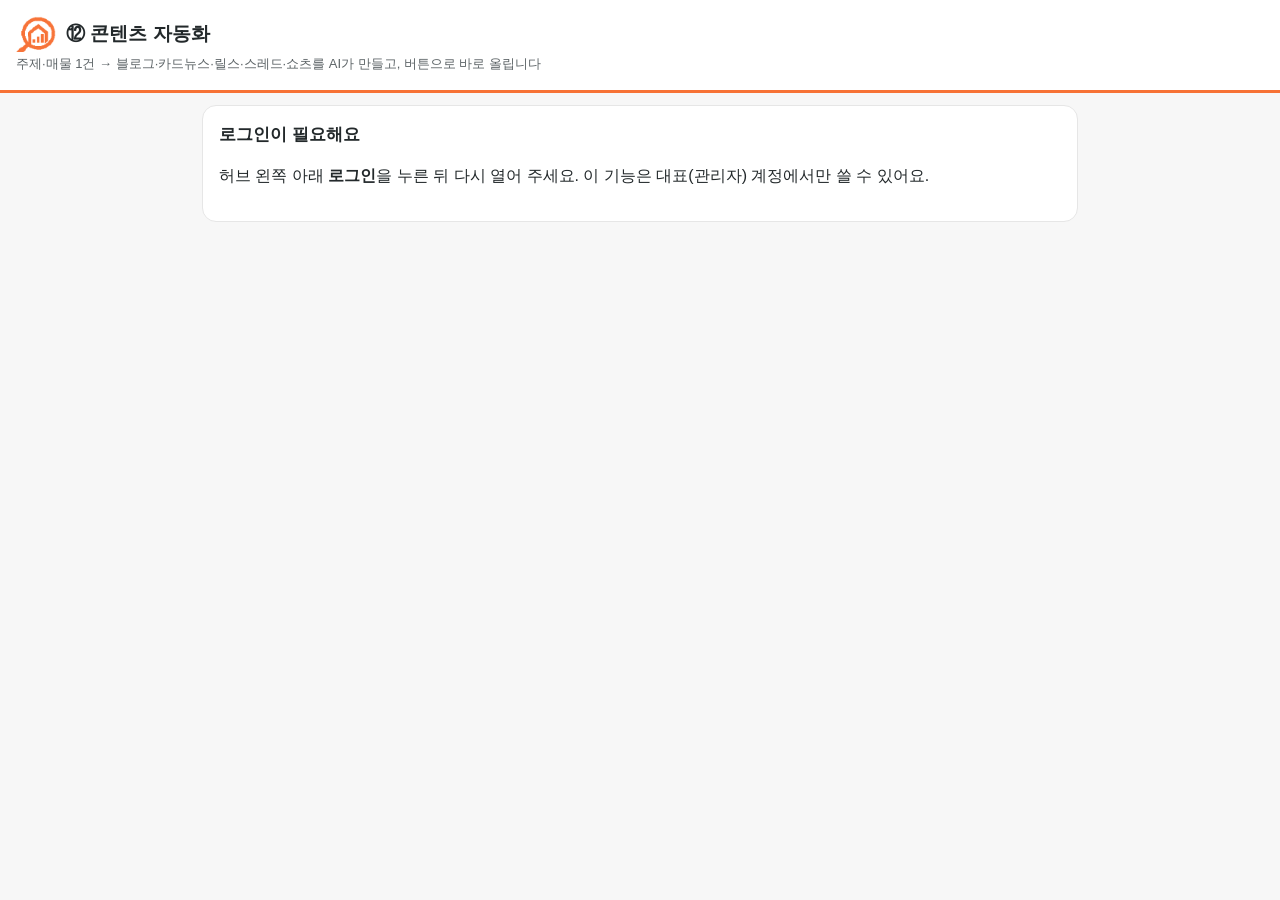
<file: autopost.html>
<!DOCTYPE html>
<html lang="ko">
<head>
<meta charset="utf-8">
<meta name="viewport" content="width=device-width, initial-scale=1">
<title>콘텐츠 자동화 — 중개사무소 앱 ⑫</title>
<script>if(/[?&]embed=1/.test(location.search))document.documentElement.classList.add("embed")</script>
<meta name="theme-color" content="#ffffff">
<link rel="icon" href="img/icon-192.png">
<style>
:root{--bg:#F7F7F7;--card:#fff;--ink:#23292B;--sub:#5C6366;--line:#E6E6E6;--brand:#EE6A2C;--brand-soft:#FDEEE5;
  --red:#b42318;--red-soft:#fdecea;--yel:#7a5400;--yel-soft:#fff4d6;--grn:#17733f;--grn-soft:#e4f4ea;--blu:#3557c7;--blu-soft:#eaf0ff;--r:14px}
*{box-sizing:border-box;min-width:0}
html,body{margin:0;background:var(--bg);color:var(--ink);font-family:-apple-system,BlinkMacSystemFont,"Apple SD Gothic Neo","Malgun Gothic","Noto Sans KR",sans-serif;font-size:16px;line-height:1.55}
header{background:var(--brand);color:#fff;padding:16px}
header h1{margin:0;font-size:19px}
header p{margin:2px 0 0;font-size:13px;opacity:.85}
.embed header{display:none}
.wrap{max-width:900px;margin:0 auto;padding:12px 12px 40px}
.card{background:var(--card);border:1px solid var(--line);border-radius:var(--r);padding:16px;margin:0 0 12px}
.card h2{font-size:16.5px;margin:0 0 10px;display:flex;align-items:center;gap:8px}
.card h2 .r{margin-left:auto;font-size:13px;font-weight:500;color:var(--sub)}
.n{display:inline-grid;place-items:center;width:24px;height:24px;border-radius:50%;background:var(--brand);color:#fff;font-size:13px;flex:none}
label.f{display:block;font-size:13.5px;color:var(--sub);font-weight:600;margin-top:10px}
input[type=text],input[type=password],select,textarea{width:100%;min-height:46px;border:1px solid #D6D6D6;border-radius:10px;padding:10px 12px;font:inherit;color:var(--ink);background:#fff;margin-top:4px}
.seg{display:flex;gap:4px;flex-wrap:wrap;margin-top:4px}
.seg button{min-height:40px;border:1px solid #D6D6D6;background:#fff;border-radius:99px;padding:6px 14px;font:inherit;font-size:14.5px;cursor:pointer;color:var(--ink)}
.seg button.on{background:var(--ink);color:#fff;border-color:var(--ink)}
.row{display:flex;gap:8px;flex-wrap:wrap;align-items:center}
.btn{min-height:44px;border:1px solid #D6D6D6;background:#fff;border-radius:10px;padding:9px 15px;font:inherit;font-weight:700;cursor:pointer;color:var(--ink);text-decoration:none;display:inline-flex;align-items:center;gap:6px}
.btn.pri{background:var(--brand);border-color:var(--brand);color:#fff}
.btn.sm{min-height:34px;padding:5px 10px;font-size:13.5px}
.btn:disabled{opacity:.45;cursor:default}
.note{font-size:13.5px;color:var(--sub);margin:8px 0 0}
.warn{background:var(--yel-soft);color:var(--yel);border-radius:10px;padding:10px 12px;font-size:14px;margin-top:10px}
.err{background:var(--red-soft);color:var(--red);border-radius:10px;padding:10px 12px;font-size:14px;margin-top:10px}
.ok{background:var(--grn-soft);color:var(--grn);border-radius:10px;padding:10px 12px;font-size:14px;margin-top:10px}
.hero{display:grid;grid-template-columns:repeat(4,minmax(0,1fr));gap:8px}
.hero div{background:var(--card);border:1px solid var(--line);border-radius:12px;padding:10px;text-align:center}
.hero b{display:block;font-size:21px}
.hero span{font-size:12.5px;color:var(--sub)}
.run{display:flex;gap:10px;align-items:center;padding:8px 0;border-bottom:1px dashed var(--line);font-size:14px}
.run:last-child{border-bottom:0}
.pill{font-size:12px;font-weight:800;border-radius:99px;padding:2px 9px;white-space:nowrap}
.p-run{background:var(--blu-soft);color:var(--blu)}.p-ok{background:var(--grn-soft);color:var(--grn)}.p-bad{background:var(--red-soft);color:var(--red)}.p-wait{background:#eee;color:#555}
.spin{display:inline-block;width:10px;height:10px;border:2px solid currentColor;border-right-color:transparent;border-radius:50%;animation:sp .8s linear infinite;vertical-align:-1px;margin-right:4px}
@keyframes sp{to{transform:rotate(360deg)}}
.draft{display:grid;grid-template-columns:110px minmax(0,1fr);gap:12px;padding:12px 0;border-bottom:1px solid var(--line)}
.draft:last-child{border-bottom:0}
.draft img{width:110px;height:138px;object-fit:cover;border-radius:10px;background:#eee}
.draft h3{margin:2px 0 4px;font-size:15.5px;line-height:1.4}
.meta{font-size:12.5px;color:var(--sub)}
.tag{display:inline-block;font-size:11.5px;font-weight:800;border-radius:6px;padding:1px 7px;margin-right:4px}
.t-초안{background:#EEF1F6;color:#1B2A4A}.t-보류{background:var(--red-soft);color:var(--red)}.t-발행됨{background:var(--grn-soft);color:var(--grn)}.t-발행{background:var(--yel-soft);color:var(--yel)}
.t-social{background:#FFF0E6;color:#B4501E}
.chips{display:flex;gap:6px;flex-wrap:wrap;margin-top:8px}
.chip{border:1px solid var(--ink);background:#fff;color:var(--ink);border-radius:99px;padding:5px 11px;font:inherit;font-size:13px;cursor:pointer;min-height:34px;text-decoration:none;display:inline-flex;align-items:center}
.chip.done{background:var(--grn-soft);border-color:var(--grn);color:var(--grn)}
.chip:disabled{opacity:.4;cursor:default}
.ch{display:flex;justify-content:space-between;padding:6px 0;border-bottom:1px dashed var(--line);font-size:14px}
.miss{color:var(--red);font-weight:700}
details summary{cursor:pointer;font-weight:700}
ol.how{padding-left:20px;font-size:14px;margin:8px 0}
ol.how li{margin:4px 0}
code{background:#f1f1f1;border-radius:4px;padding:1px 5px;font-size:13px}
.toast{position:fixed;left:50%;bottom:20px;transform:translateX(-50%);background:var(--ink);color:#fff;padding:10px 16px;border-radius:10px;font-size:14px;display:none;z-index:9;max-width:92vw}
@media (max-width:600px){.hero{grid-template-columns:repeat(2,1fr)}.draft{grid-template-columns:84px minmax(0,1fr)}.draft img{width:84px;height:105px}}
</style>
<link rel="stylesheet" href="land3.css">
</head>
<body>
<header><h1>⑫ 콘텐츠 자동화</h1><p>주제·매물 1건 → 블로그·카드뉴스·릴스·스레드·쇼츠를 AI가 만들고, 버튼으로 바로 올립니다</p></header>
<div class="wrap" id="app"><div class="card">불러오는 중…</div></div>
<div class="toast" id="toast"></div>

<script>
{
const SB_URL = "https://dwtylilyvmvbpsryvlcg.supabase.co", SB_KEY = "sb_publishable_Vht7Hh-4GF-mpbnprPp3FQ_AgGPTKTH", TK = "junggae-token";
const FN = SB_URL + "/functions/v1/autopost";
const $ = (s) => document.querySelector(s);
const esc = (t) => String(t ?? "").replace(/[&<>"']/g, (c) => ({"&":"&amp;","<":"&lt;",">":"&gt;",'"':"&quot;","'":"&#39;"}[c]));
const safeUrl = (u) => /^https:\/\//.test(String(u || "")) ? String(u) : "";
const token = () => { try { return localStorage.getItem(TK) || ""; } catch (e) { return ""; } };
const toast = (m, ms = 3200) => { const t = $("#toast"); t.textContent = m; t.style.display = "block"; clearTimeout(t._h); t._h = setTimeout(() => t.style.display = "none", ms); };

async function call(action, extra = {}) {
  const r = await fetch(FN, { method: "POST", headers: { "Content-Type": "application/json", apikey: SB_KEY },
    body: JSON.stringify({ token: token(), action, ...extra }) });
  const j = await r.json().catch(() => ({ error: "서버 응답을 읽지 못했습니다" }));
  if (j.error) { const e = new Error(j.error); e.status = r.status; throw e; }
  return j;
}
async function rpc(fn, args) {
  const r = await fetch(SB_URL + "/rest/v1/rpc/" + fn, { method: "POST", headers: { apikey: SB_KEY, "Content-Type": "application/json" }, body: JSON.stringify(args || {}) });
  if (!r.ok) throw new Error((await r.json().catch(() => ({}))).message || "조회 실패");
  return r.json();
}

/* ── 상태 ── */
let S = null, listings = [], src = "topic", set = "full", style = "", busyUntil = 0, timer = null;
const CH = [["instagram_carousel","📸 인스타 카드뉴스","instagram"],["instagram_reel","🎬 인스타 릴스","instagram"],["threads","🧵 스레드","threads"],
            ["youtube_shorts","▶️ 유튜브 쇼츠","youtube_shorts"],["blogger","📝 구글 블로거","blogger"]];
const SOCIAL_CH = ["instagram_reel","threads","youtube_shorts"];

/* ── 매물장 → autopost 매물 형식 ── */
function man(won){ const v = Math.round((+won || 0) / 10000); if (!v) return ""; const e = Math.floor(v / 10000), m = v % 10000;
  return (e ? e + "억" : "") + (m ? (e ? " " : "") + m.toLocaleString("ko-KR") + "만" : "") + "원"; }
function toListing(l){
  const deal = l.deal || "";
  const price = /매매/.test(deal) ? (l.price ? "매매가 " + man(l.price) : "")
    : /전세/.test(deal) ? (l.deposit ? "전세 " + man(l.deposit) : "")
    : (l.deposit || l.rent) ? `보증금 ${man(l.deposit) || "0원"} / 월 ${man(l.rent) || "0원"}` : "";
  const dong = (String(l.addr || "").match(/[가-힣0-9]+(동|읍|면|리|가)(?=\s|$)/) || [""])[0];
  const memo = [l.options && "옵션: " + l.options, l.elevator ? "엘리베이터 있음" : "", l.memo].filter(Boolean).join(" · ");
  return {
    headline: [dong || l.region, l.bldg, l.kind, deal].filter(Boolean).join(" "),
    location: l.addr || "", type: l.kind || "", deal_type: deal, price,
    area_m2: l.area ? `전용 ${l.area}㎡` + (l.supply ? ` (공급 ${l.supply}㎡)` : "") : "",
    total_floors: l.total_floor ? String(l.total_floor).replace(/층$/, "") + "층" : "",
    floor: l.floor ? String(l.floor).replace(/층$/, "") + "층" : "",
    approval_date: l.approve || "", move_in_date: l.move_in || "",
    rooms: l.rooms != null ? String(l.rooms) : "", bathrooms: l.baths != null ? String(l.baths) : "",
    parking: l.park || "", maintenance_fee: l.mgmt ? "월 " + man(l.mgmt) : (l.mgmt === 0 ? "없음" : ""),
    direction: l.dir || "", memo,
  };
}
const NEED = { location:"소재지", area_m2:"전용면적", price:"가격", type:"종류", deal_type:"거래 형태", total_floors:"총 층수", floor:"해당 층",
  approval_date:"사용승인일", move_in_date:"입주 가능일", rooms:"방 수", bathrooms:"욕실 수", parking:"주차", maintenance_fee:"관리비", direction:"방향" };
const missing = (x) => Object.entries(NEED).filter(([k]) => !x[k]).map(([, v]) => v);

/* ── 그리기 ── */
function render(){
  const app = $("#app");
  if (!token()) { app.innerHTML = `<div class="card"><h2>로그인이 필요해요</h2><p>허브 왼쪽 아래 <b>로그인</b>을 누른 뒤 다시 열어 주세요. 이 기능은 대표(관리자) 계정에서만 쓸 수 있어요.</p></div>`; return; }
  if (!S) return;
  if (S.forbidden) { app.innerHTML = `<div class="card"><h2>대표 계정 전용</h2><p>${esc(S.forbidden)}</p><p class="note">콘텐츠 자동화는 랜드3 연구소 공식 채널(인스타 land3lab·스레드·유튜브)에 올리기 때문에 대표 계정에서만 열려요.</p></div>`; return; }
  if (S.need_token) { app.innerHTML = setupCard(true); bindSetup(); return; }

  const d = S.drafts || [], runs = S.runs || [];
  const active = runs.filter((r) => r.status !== "completed");
  const today = new Date().toLocaleDateString("sv-SE");
  const pubN = d.filter((x) => x.status === "발행됨").length, waitN = d.filter((x) => x.status === "초안").length, holdN = d.filter((x) => x.status === "보류").length;
  app.innerHTML = `
  <div class="hero">
    <div><b>${active.length}</b><span>지금 만드는 중</span></div>
    <div><b>${waitN}</b><span>발행 기다리는 원고</span></div>
    <div><b>${pubN}</b><span>발행 완료</span></div>
    <div><b style="color:${holdN ? "var(--red)" : "inherit"}">${holdN}</b><span>보류(확인 필요)</span></div>
  </div>
  <div class="card" style="margin-top:12px">
    <h2><span class="n">1</span>지금 만들기</h2>
    <label class="f">무엇으로 만들까요?</label>
    <div class="seg" id="seg-src">${[["topic","✏️ 주제 입력"],["listing","🏠 매물장 매물"],["plan","📅 오늘 연재 계획대로"]].map(([k,l]) => `<button type="button" data-src="${k}" class="${src===k?"on":""}">${l}</button>`).join("")}</div>
    <div id="src-box"></div>
    <label class="f">만들 묶음</label>
    <div class="seg" id="seg-set">${[["full","전체 — 블로그·카드뉴스·쇼츠·릴스·스레드"],["social","🎬 릴스·스레드만 (빠르고 저렴)"]].map(([k,l]) => `<button type="button" data-set="${k}" class="${set===k?"on":""}">${l}</button>`).join("")}</div>
    <div id="style-box" ${set==="social" ? "" : "hidden"}>
      <label class="f">스레드 형식</label>
      <select id="style"><option value="">설정값 그대로</option><option value="series">연속 글 (첫 글 + 답글로 하나씩)</option><option value="single">한 글로 끝내기</option><option value="question">질문형 (질문 → 답글로 정답)</option></select>
    </div>
    <label class="f">만든 뒤</label>
    <select id="mode"><option value="draft">원고함에 보관 (확인 후 버튼으로 올리기) — 추천</option><option value="auto">검사 통과하면 바로 올리기</option></select>
    <div class="row" style="margin-top:12px"><button class="btn pri" id="go">✨ 만들기 시작</button><span class="note" style="margin:0">3~8분 걸려요. 완료되면 아래 원고함에 나타나요.</span></div>
    <div id="go-msg"></div>
  </div>

  <div class="card">
    <h2><span class="n">2</span>진행 상황 <span class="r">${active.length ? '<span class="spin"></span>자동 새로고침 중' : `<button class="btn sm" id="refresh">새로고침</button>`}</span></h2>
    ${runs.length ? runs.slice(0, 6).map(runRow).join("") : `<p class="note">아직 실행 기록이 없어요.</p>`}
    <p class="note">자동 실행: 매일 <b>07:07</b> 본편(블로그·카드뉴스·쇼츠·스레드) · <b>19:07</b> 릴스·스레드</p>
  </div>

  <div class="card">
    <h2><span class="n">3</span>원고함 <span class="r">최근 ${d.length}건</span></h2>
    ${d.length ? d.slice(0, 15).map(draftRow).join("") : `<p class="note">원고가 아직 없어요. 위에서 하나 만들어 보세요.</p>`}
  </div>

  <div class="card">
    <h2><span class="n">4</span>채널 연결 <span class="r">${esc(S.status?.checked || "")}</span></h2>
    ${S.status?.channels ? Object.entries({instagram:"인스타그램",threads:"스레드",youtube_shorts:"유튜브",blogger:"구글 블로거",media:"사진·영상 보관(R2)"}).map(([k,l]) => {
      const c = S.status.channels[k] || {}; return `<div class="ch"><span>${c.ok ? "🟢" : "🔴"} ${l}</span><span class="meta">${esc(c.msg || "확인 안 됨")}</span></div>`; }).join("") : `<p class="note">아직 확인 기록이 없어요.</p>`}
    <div class="row" style="margin-top:10px"><button class="btn sm" id="check">연결 다시 확인</button><span class="note" style="margin:0">게시 없이 토큰만 확인해요 (1~2분)</span></div>
  </div>

  ${setupCard(false)}`;
  bind(); renderSrc(); bindSetup();
}
function runRow(r){
  const t = new Date(r.created_at), ago = Math.max(0, Math.round((Date.now() - t) / 60000));
  const st = r.status !== "completed" ? `<span class="pill p-run"><span class="spin"></span>${r.status === "queued" ? "대기 중" : "만드는 중"}</span>`
    : r.conclusion === "success" ? `<span class="pill p-ok">완료</span>` : r.conclusion === "cancelled" ? `<span class="pill p-wait">취소</span>` : `<span class="pill p-bad">실패</span>`;
  const what = r.event === "schedule" ? "자동 실행" : "직접 실행";
  return `<div class="run">${st}<span>${what} · ${ago < 60 ? ago + "분 전" : t.toLocaleString("ko-KR", {month:"numeric",day:"numeric",hour:"2-digit",minute:"2-digit"})}</span>
    ${safeUrl(r.url) ? `<a class="meta" style="margin-left:auto" href="${esc(safeUrl(r.url))}" target="_blank" rel="noopener">기록 보기 ↗</a>` : ""}</div>`;
}
function draftRow(x){
  const social = x.set === "social", pub = x.published || {}, ch = S.status?.channels || {};
  const can = x.storable && x.status !== "보류";
  const list = CH.filter(([k]) => !social || SOCIAL_CH.includes(k));
  const chips = can ? list.map(([k, l, sk]) => { const v = String(pub[k] || ""), done = v && !/^(ERROR|건너뜀)/.test(v), off = ch[sk] && !ch[sk].ok;
    return `<button class="chip ${done ? "done" : ""}" data-pub="${esc(x.id)}" data-ch="${k}" ${off ? "disabled title='연결 안 됨'" : ""}>${done ? "✓ " : ""}${l}</button>`; }).join("") : "";
  const errs = Object.entries(pub).filter(([, v]) => String(v).startsWith("ERROR")).map(([k, v]) => `${esc((CH.find((c) => c[0] === k) || [k, k])[1])}: ${esc(String(v).slice(7, 120))}`);
  return `<div class="draft">${safeUrl(x.cover) ? `<img src="${esc(safeUrl(x.cover))}" alt="" loading="lazy">` : `<div style="width:100%;aspect-ratio:4/5;background:#eee;border-radius:10px"></div>`}
    <div><div><span class="tag t-${esc(String(x.status).slice(0, 3) === "발행 " ? "발행" : x.status)}">${esc(x.status)}</span>${social ? '<span class="tag t-social">🎬 릴스·스레드</span>' : ""}<span class="meta">${esc(x.created)} · ${esc(x.series)}</span></div>
    <h3>${esc(x.title)}</h3>
    ${(x.issues || []).length ? `<div class="err" style="margin-top:4px">${x.issues.map(esc).join("<br>")}</div>` : ""}
    ${errs.length ? `<div class="warn" style="margin-top:4px">${errs.join("<br>")}</div>` : ""}
    <div class="chips">${chips}</div>
    <div class="chips">
      ${safeUrl(x.preview) ? `<a class="chip" href="${esc(safeUrl(x.preview))}" target="_blank" rel="noopener">👀 미리보기</a>` : ""}
      ${safeUrl(x.video) ? `<a class="chip" href="${esc(safeUrl(x.video))}" target="_blank" rel="noopener">▶ 영상</a>` : ""}
      ${safeUrl(x.naver) ? `<a class="chip" href="${esc(safeUrl(x.naver))}" target="_blank" rel="noopener">📝 네이버 블로그 원고</a>` : ""}
      ${can ? `<button class="chip" data-all="${esc(x.id)}">🚀 ${social ? "릴스·스레드 한 번에" : "전체 채널 한 번에"}</button>` : ""}
      ${x.storable && !social ? `<button class="chip" data-remix="${esc(x.id)}">🎬 릴스·스레드로 재가공</button>` : ""}
    </div></div></div>`;
}
function setupCard(first){
  return `<div class="card" id="setup">
    ${first ? `<h2><span class="n">!</span>처음 한 번: GitHub 연결</h2>
      <p>허브가 autopost(자동 생성·업로드 프로그램)에 "만들어 / 올려" 신호를 보내려면 GitHub 열쇠(토큰)가 한 번 필요해요. <b>열쇠는 서버에만 저장되고</b> 이 화면에는 다시 보이지 않아요.</p>`
      : `<details><summary>⚙ GitHub 연결 관리 ${S.gh_set_at ? `<span class="meta">(등록: ${esc(new Date(S.gh_set_at).toLocaleDateString("ko-KR"))})</span>` : ""}</summary>`}
    <ol class="how">
      <li>휴대폰·PC에서 <a href="https://github.com/settings/personal-access-tokens/new" target="_blank" rel="noopener">GitHub 새 토큰 만들기</a>를 엽니다 (kilmoonsoo 계정).</li>
      <li><b>Token name</b>: <code>허브-autopost</code> · <b>Expiration</b>: 1년(366 days)</li>
      <li><b>Repository access</b>: Only select repositories → <code>kilmoonsoo/autopost</code></li>
      <li><b>Permissions</b> → Repository permissions: <code>Actions</code> = Read and write, <code>Contents</code> = Read-only</li>
      <li>맨 아래 <b>Generate token</b> → 나온 <code>github_pat_…</code> 를 복사해 아래 칸에 붙여넣기</li>
    </ol>
    <p class="note">관리 화면(admin.html)에서 쓰던 토큰이 있으면 그걸 붙여넣어도 돼요.</p>
    <input type="password" id="gh" placeholder="github_pat_…" autocomplete="off">
    <div class="row" style="margin-top:10px"><button class="btn pri" id="gh-save">저장하고 확인</button>${first ? "" : `<button class="btn" id="gh-del">연결 끊기</button>`}</div>
    <div id="gh-msg"></div>
    ${first ? "" : "</details>"}
  </div>`;
}
function bindSetup(){
  const s = $("#gh-save"); if (!s) return;
  s.onclick = async () => { const v = $("#gh").value.trim(); if (!/^(github_pat_|ghp_)/.test(v)) { $("#gh-msg").innerHTML = `<div class="err">github_pat_ 로 시작하는 토큰을 붙여넣어 주세요.</div>`; return; }
    s.disabled = true; $("#gh-msg").innerHTML = `<div class="note"><span class="spin"></span>GitHub에 확인 중…</div>`;
    try { await call("set_token", { gh: v }); $("#gh").value = ""; toast("연결됐어요! 이제 바로 만들 수 있어요"); await load(); }
    catch (e) { $("#gh-msg").innerHTML = `<div class="err">${esc(e.message)}</div>`; } finally { s.disabled = false; } };
  const d = $("#gh-del"); if (d) d.onclick = async () => { if (!confirm("GitHub 연결을 끊을까요? 다시 쓰려면 토큰을 새로 넣어야 해요.")) return;
    try { await call("set_token", { gh: "" }); await load(); } catch (e) { toast(e.message, 5000); } };
}
function renderSrc(){
  const box = $("#src-box"); if (!box) return;
  if (src === "topic") box.innerHTML = `<label class="f">주제</label><input type="text" id="topic" placeholder="예: 봉천동 원룸 전세 계약 전 확인할 3가지" maxlength="120">`;
  else if (src === "plan") box.innerHTML = `<p class="note">${set === "social" ? "릴스·스레드 저녁 연재 순서대로" : "오늘 요일 연재 계획대로"} 주제를 AI가 골라요.</p>`;
  else {
    const act = listings.filter((l) => !/계약완료|철회/.test(l.status || ""));
    box.innerHTML = act.length ? `<label class="f">매물 고르기 (매물장)</label><select id="lst">${act.map((l, i) => `<option value="${i}">${esc([l.status, l.deal, l.kind, (l.addr || "").split(" ").slice(-2).join(" "), l.bldg].filter(Boolean).join(" · "))}</option>`).join("")}</select><div id="lst-chk"></div>`
      : `<div class="warn">매물장에 진행 중인 매물이 없어요. ⑨ 매물장에서 먼저 등록해 주세요.</div>`;
    const sel = $("#lst"); if (sel) { const chk = () => { const l = act[+sel.value], m = missing(toListing(l));
      $("#lst-chk").innerHTML = m.length ? `<div class="warn">표시·광고 필수항목 빠짐: <span class="miss">${m.map(esc).join(", ")}</span><br>이대로 보내면 원고는 만들어지지만 <b>발행 보류</b>돼요. ⑨ 매물장에서 채운 뒤 보내세요.</div>`
        : `<div class="ok">필수항목 모두 있음 ✓ — 동·호수·의뢰인 정보는 보내지 않아요.</div>`; };
      sel.onchange = chk; chk(); sel._act = act; }
  }
}
function bind(){
  document.querySelectorAll("[data-src]").forEach((b) => b.onclick = () => { src = b.dataset.src; document.querySelectorAll("[data-src]").forEach((x) => x.classList.toggle("on", x === b)); renderSrc(); });
  document.querySelectorAll("[data-set]").forEach((b) => b.onclick = () => { set = b.dataset.set; document.querySelectorAll("[data-set]").forEach((x) => x.classList.toggle("on", x === b)); $("#style-box").hidden = set !== "social"; renderSrc(); });
  const r = $("#refresh"); if (r) r.onclick = load;
  $("#check").onclick = () => dispatch({ publish_id: "check", mode: "draft" }, "연결 확인을 시작했어요. 1~2분 뒤 결과가 바뀌어요.");
  $("#go").onclick = async () => {
    const mode = $("#mode").value, inputs = { mode, set: set === "social" ? "social" : "" };
    if (set === "social" && $("#style").value) inputs.threads_style = $("#style").value;
    if (src === "topic") { const t = $("#topic").value.trim(); if (!t) { toast("주제를 입력해 주세요"); return; } inputs.topic = t; }
    if (src === "listing") { const sel = $("#lst"); if (!sel) return; inputs.listing = JSON.stringify(toListing(sel._act[+sel.value])); }
    if (mode === "auto" && !confirm("검사를 통과하면 인스타·스레드·유튜브 등에 바로 공개 게시돼요. 진행할까요?")) return;
    $("#go").disabled = true;
    await dispatch(inputs, "만들기 시작! 3~8분 뒤 원고함에 나타나요.");
    $("#go").disabled = false;
  };
  $("#app").onclick = async (e) => {
    const p = e.target.closest("[data-pub]"), a = e.target.closest("[data-all]"), m = e.target.closest("[data-remix]");
    if (p) { const x = S.drafts.find((d) => d.id === p.dataset.pub), k = p.dataset.ch, l = CH.find((c) => c[0] === k)[1];
      const key = p.dataset.pub + ":" + k;
      if (SENT[key] && Date.now() - SENT[key] < 10 * 60000) { toast(`${l}: 지금 올리는 중이에요 — 2~4분 뒤 ✓ 표시가 붙어요`, 4500); return; }
      let ch = k;
      if (p.classList.contains("done")) {
        toast(`✓ ${l}에는 이미 올라갔어요`, 4000);
        if (!confirm(`「${x ? x.title : ""}」\n${l}에는 이미 올라갔어요.\n\n같은 글이 한 번 더 올라가도 괜찮으면 [확인], 아니면 [취소]를 누르세요.`)) return;
        ch = "again," + k;
      } else if (!confirm(`${l}에 게시합니다.\n「${x ? x.title : ""}」\n대외에 공개되는 글이에요. 진행할까요?`)) return;
      p.disabled = true; SENT[key] = Date.now();
      await dispatch({ publish_id: p.dataset.pub, channels: ch, mode: "auto" }, `${l} 올리기 시작 — 2~4분 뒤 ✓ 표시가 붙어요`); }
    if (a) { const x = S.drafts.find((d) => d.id === a.dataset.all), ch = S.status?.channels || {};
      const isDone = (k) => (String((x.published || {})[k] || "") && !/^(ERROR|건너뜀)/.test(String(x.published[k]))) || (SENT[x.id + ":" + k] && Date.now() - SENT[x.id + ":" + k] < 10 * 60000);
      const mine = CH.filter(([k]) => x.set !== "social" || SOCIAL_CH.includes(k));
      const already = mine.filter(([k]) => isDone(k));
      const list = mine.filter(([k, , sk]) => !(ch[sk] && !ch[sk].ok) && !isDone(k));
      if (!list.length) { toast(already.length ? `✓ 이미 올라갔어요: ${already.map((c) => c[1]).join(", ")}` : "올릴 채널이 없어요 (연결 안 됨)", 5000); return; }
      if (!confirm(`다음 채널에 게시합니다: ${list.map((c) => c[1]).join(", ")}${already.length ? `\n(이미 올라감 — 건너뜀: ${already.map((c) => c[1]).join(", ")})` : ""}\n「${x.title}」\n대외에 공개되는 글이에요. 진행할까요?`)) return;
      a.disabled = true; list.forEach(([k]) => SENT[x.id + ":" + k] = Date.now());
      await dispatch({ publish_id: x.id, channels: list.map((c) => c[0]).join(","), mode: "auto" }, "한 번에 올리기 시작 — 3~5분 걸려요"); }
    if (m) { if (!confirm("이 원고를 릴스·스레드 전용으로 다시 만들까요? (원고함에 보관, 바로 올리지 않음)")) return;
      m.disabled = true; await dispatch({ set: "social", source_id: m.dataset.remix, mode: "draft" }, "재가공 시작 — 3~5분 뒤 🎬 원고가 생겨요"); }
  };
}
const SENT = {};   // 방금 보낸 채널(원고ID:채널) — 결과가 반영되기 전 중복 클릭 방지
async function dispatch(inputs, okMsg){
  try { await call("dispatch", { inputs }); toast(okMsg, 4500); busyUntil = Date.now() + 10 * 60000; setTimeout(load, 4000); }
  catch (e) {
    let m = e.message;
    if (/Unexpected inputs|not defined in the workflow/i.test(m)) m = "autopost에 아직 새 기능이 반영되지 않았어요 (autopost PR 병합 필요). 주제 입력·전체 묶음은 지금도 됩니다.";
    toast(m, 7000);
  }
}
async function load(){
  if (!token()) { render(); return; }
  try { S = await call("state"); }
  catch (e) { S = e.status === 403 ? { forbidden: e.message } : null; if (!S) { $("#app").innerHTML = `<div class="card"><div class="err">${esc(e.message)}</div><button class="btn" style="margin-top:10px" onclick="location.reload()">다시 시도</button></div>`; return; } }
  if (!S.need_token && !S.forbidden && !listings.length) { try { listings = await rpc("mj_list", { p_token: token() }) || []; } catch (e) { listings = []; } }
  const keep = { topic: $("#topic")?.value, mode: $("#mode")?.value, style: $("#style")?.value };
  render();
  if (keep.topic && $("#topic")) $("#topic").value = keep.topic;
  if (keep.mode && $("#mode")) $("#mode").value = keep.mode;
  if (keep.style && $("#style")) $("#style").value = keep.style;
  clearTimeout(timer);
  const live = (S.runs || []).some((r) => r.status !== "completed") || Date.now() < busyUntil;
  if (live) timer = setTimeout(load, 15000);
}
addEventListener("storage", (e) => { if (e.key === TK) load(); });
document.addEventListener("visibilitychange", () => { if (!document.hidden) load(); });
load();
}
</script>
</body>
</html>
</file>
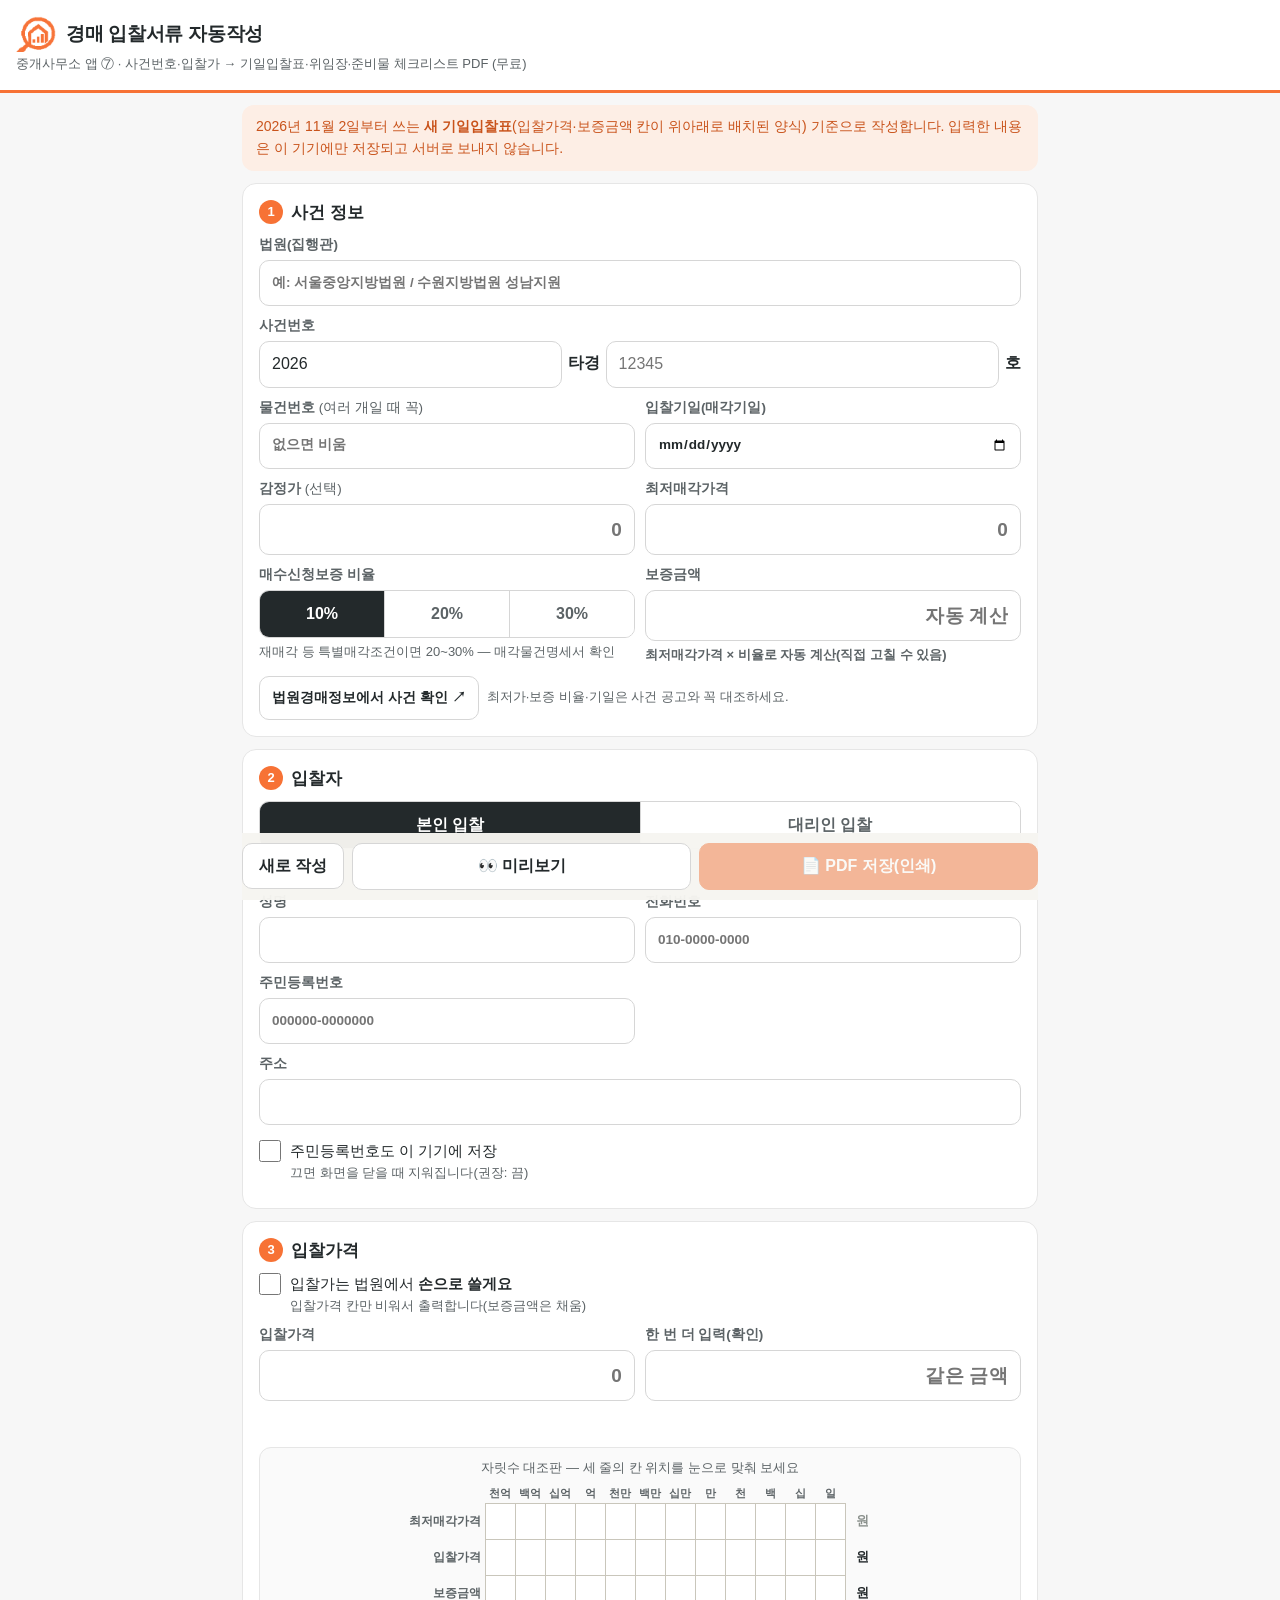
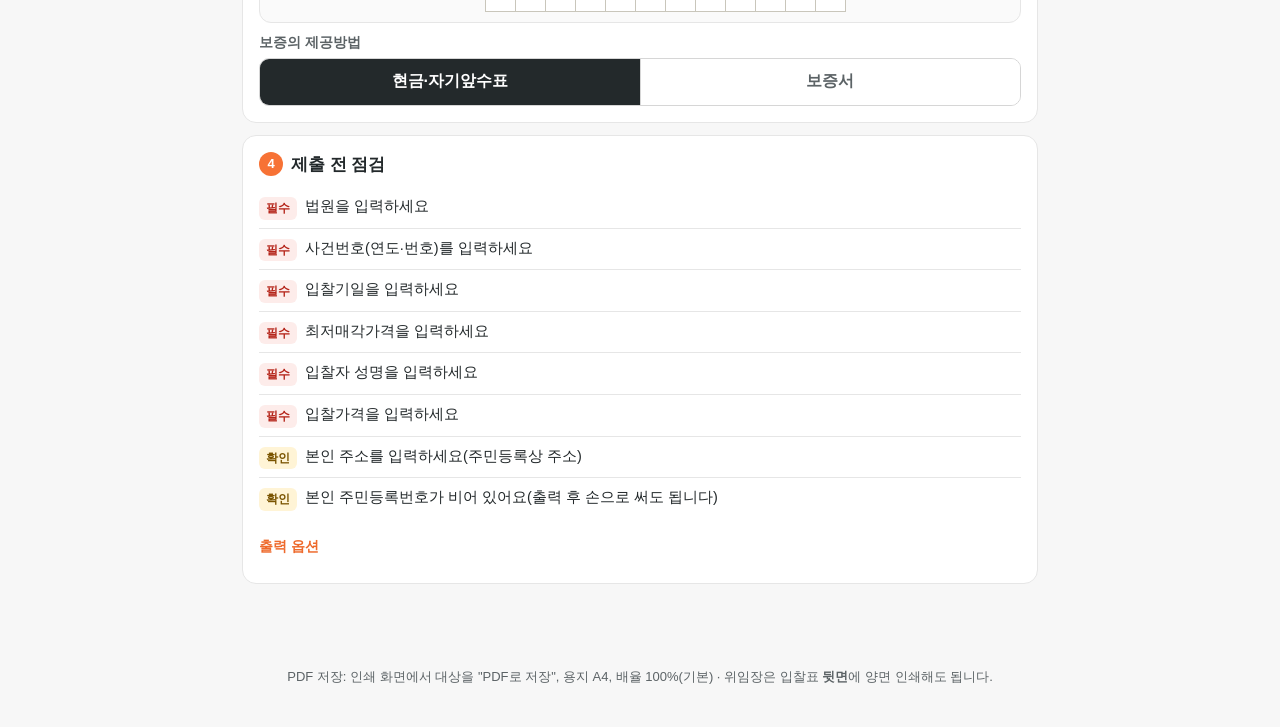
<file: bid.html>
<!DOCTYPE html>
<html lang="ko">
<head>
<meta charset="utf-8">
<meta name="viewport" content="width=device-width, initial-scale=1">
<title>경매 입찰서류 자동작성 — 중개사무소 앱 ⑦</title>
<script>if(/[?&]embed=1/.test(location.search))document.documentElement.classList.add("embed")</script>
<meta name="theme-color" content="#ffffff">
<link rel="icon" href="img/icon-192.png">
<link rel="apple-touch-icon" href="img/icon-192.png">
<style>
:root{--bg:#F7F7F7;--card:#fff;--ink:#23292B;--sub:#5C6366;--line:#E6E6E6;--brand:#EE6A2C;--brand-soft:#FDEEE5;
  --red:#b42318;--red-soft:#fdecea;--yel:#7a5400;--yel-soft:#fff4d6;--grn:#17733f;--grn-soft:#e4f4ea;--r:14px}
*{box-sizing:border-box}
html,body{margin:0;background:var(--bg);color:var(--ink);font-family:-apple-system,BlinkMacSystemFont,"Apple SD Gothic Neo","Malgun Gothic","Noto Sans KR",sans-serif;font-size:16px;line-height:1.55;-webkit-text-size-adjust:100%}
header{background:var(--brand);color:#fff;padding:16px}
header h1{margin:0;font-size:19px;letter-spacing:-.3px}
header p{margin:2px 0 0;font-size:13px;opacity:.85}
.embed header{display:none}
.wrap{max-width:820px;margin:0 auto;padding:12px 12px 40px}
.card{background:var(--card);border:1px solid var(--line);border-radius:var(--r);padding:16px;margin:0 0 12px}
.card h2{font-size:16.5px;margin:0 0 10px;display:flex;align-items:center;gap:8px}
.n{display:inline-grid;place-items:center;width:24px;height:24px;border-radius:50%;background:var(--brand);color:#fff;font-size:13px;flex:none}
label.f{display:block;font-size:13.5px;color:var(--sub);font-weight:600}
input[type=text],input[type=tel],input[type=date],select{width:100%;min-height:46px;border:1px solid #D6D6D6;border-radius:10px;padding:10px 12px;font:inherit;color:var(--ink);background:#fff;margin-top:4px}
input:focus,select:focus{outline:2px solid #F9B48F;border-color:var(--brand)}
input.money{font-size:19px;font-weight:800;letter-spacing:.3px;text-align:right}
input.bad{border-color:var(--red);background:#fffafa}
.grid{display:grid;grid-template-columns:1fr 1fr;gap:10px}
.grid3{display:grid;grid-template-columns:1.6fr 1fr 1fr;gap:10px}
.full{grid-column:1/-1}
.casebox{display:grid;grid-template-columns:1fr auto 1.3fr auto;gap:6px;align-items:end}
.casebox span{padding-bottom:12px;font-weight:700}
.row{display:flex;gap:8px;flex-wrap:wrap;align-items:center}
.btn{min-height:46px;border:1px solid #D6D6D6;background:#fff;border-radius:10px;padding:10px 16px;font:inherit;font-weight:700;color:var(--ink);cursor:pointer;text-decoration:none;display:inline-flex;align-items:center;justify-content:center}
.btn.pri{background:var(--brand);border-color:var(--brand);color:#fff}
.btn.sm{min-height:44px;padding:8px 12px;font-size:14px}
.btn:disabled{opacity:.45;cursor:default}
.seg{display:flex;border:1px solid #D6D6D6;border-radius:10px;overflow:hidden;margin-top:4px}
.seg button{flex:1;min-height:46px;border:0;background:#fff;font:inherit;font-weight:700;color:var(--sub);cursor:pointer}
.seg button+button{border-left:1px solid #D6D6D6}
.seg button.on{background:var(--brand);color:#fff}
.hint{font-size:13px;color:var(--sub);margin:4px 0 0}
.note{padding:11px 14px;border-radius:12px;font-size:14px;margin:10px 0 0}
.note.y{background:var(--yel-soft);color:var(--yel)} .note.r{background:var(--red-soft);color:var(--red)} .note.g{background:var(--grn-soft);color:var(--grn)} .note.b{background:var(--brand-soft);color:var(--brand)}
.chk{display:flex;align-items:flex-start;gap:9px;min-height:44px;font-size:14.5px;cursor:pointer;padding:9px 0}
.chk input{width:22px;height:22px;accent-color:var(--brand);flex:none;margin:0}
.kor{font-size:14.5px;color:var(--brand);font-weight:700;margin-top:4px;min-height:22px;word-break:keep-all}
.ratio{display:flex;gap:8px;flex-wrap:wrap;margin-top:8px}
.ratio span{font-size:13.5px;background:#F2F2F2;border-radius:8px;padding:4px 10px}
.ratio span.hot{background:var(--red-soft);color:var(--red);font-weight:700}
/* 자릿수 대조판 */
.dg{overflow-x:auto;margin-top:12px;border:1px solid var(--line);border-radius:12px;padding:10px;background:#FAFAFA}
.dg table{border-collapse:collapse;margin:0 auto}
.dg th{font-size:12px;color:var(--sub);font-weight:600;padding:2px 4px;white-space:nowrap;text-align:right}
.dg td{width:30px;height:36px;border:1px solid #c9c6bb;background:#fff;text-align:center;font-size:18px;font-weight:800;font-variant-numeric:tabular-nums}
.dg td.u{border:0;background:transparent;width:auto;font-size:13px;font-weight:600;padding-left:4px}
.dg tr.units td{height:auto;border:0;background:transparent;font-size:10.5px;color:var(--sub);font-weight:600}
.dg tr.min td{color:#8a908c;font-weight:700}
.dg tr.price td.v{color:var(--brand)}
.dg tr.price.hot td.v{color:var(--red);background:#fff6f5}
.issues{margin:0;padding:0;list-style:none}
.issues li{display:flex;gap:8px;align-items:flex-start;padding:8px 0;border-bottom:1px solid var(--line);font-size:14.5px}
.issues li:last-child{border:0}
.issues i{font-style:normal;flex:none;font-size:12px;font-weight:800;border-radius:6px;padding:2px 7px;margin-top:2px}
.issues .r i{background:var(--red-soft);color:var(--red)} .issues .y i{background:var(--yel-soft);color:var(--yel)} .issues .g i{background:var(--grn-soft);color:var(--grn)}
.bar{position:sticky;bottom:0;background:rgba(246,245,241,.97);padding:10px 0;display:flex;gap:8px;flex-wrap:wrap;z-index:5}
.bar .btn{flex:1}
.hide{display:none!important}
.toast{position:fixed;left:50%;bottom:84px;transform:translateX(-50%);background:#23292B;color:#fff;padding:10px 16px;border-radius:10px;font-size:14px;opacity:0;pointer-events:none;transition:.2s;z-index:80;max-width:90vw}
.toast.show{opacity:1}
details.more{margin-top:8px}
details.more summary{cursor:pointer;font-size:14px;color:var(--brand);font-weight:700;min-height:40px;display:flex;align-items:center}
@media (max-width:560px){.grid,.grid3{grid-template-columns:1fr}.casebox{grid-template-columns:1fr auto 1.2fr auto}}

/* ---------- 출력물 ---------- */
#report,#pvbar{display:none}
.rp{font-family:"Malgun Gothic","Apple SD Gothic Neo","Noto Sans KR",sans-serif;color:#000;position:relative}
.rp .ftitle{text-align:center;font-size:22pt;font-weight:800;letter-spacing:6mm;margin:0 0 5mm;padding-left:6mm}
.rp .fhead{display:flex;justify-content:space-between;font-size:11.5pt;margin:0 0 2mm;font-weight:700}
.rp table{width:100%;border-collapse:collapse;table-layout:fixed}
.rp th,.rp td{border:1px solid #000;padding:1.4mm 2mm;font-size:10pt;vertical-align:middle}
.rp th{font-weight:700;text-align:center;background:#f3f3f3;line-height:1.3}
.rp td.val{font-size:11.5pt;font-weight:700}
.rp td.val.sm{font-size:10pt}
.rp .seal{float:right;color:#555;font-weight:400}
.rp .tiny{font-size:8.5pt;font-weight:400;color:#333}
.rp table.ft tr{height:10.5mm}
.rp table.pt{margin-top:3mm}
.rp table.pt th.lab{font-size:11.5pt}
.rp table.pt td.d{height:15mm;text-align:center;font-size:17pt;font-weight:800;padding:0;font-variant-numeric:tabular-nums}
.rp table.pt td.won{text-align:center;font-weight:700;font-size:11pt;padding:0}
.rp table.pt tr.u td{border-top:1px solid #000;border-bottom:0;font-size:8pt;text-align:center;padding:.6mm 0;background:#fafafa}
.rp table.pt tr.u td.blank{background:#fff}
.rp .caution{border:1px solid #000;border-top:0;border-bottom:0;padding:1.6mm 3mm;font-size:9.5pt;font-weight:700}
.rp table.mt{margin-top:3mm}
.rp table.mt td{height:15mm}
.rp .notes{margin-top:4mm;font-size:8.6pt;line-height:1.55}
.rp .notes ol{margin:1mm 0 0;padding-left:5mm}
.rp .poa-t{text-align:center;font-size:22pt;font-weight:800;letter-spacing:8mm;margin:2mm 0 8mm;padding-left:8mm}
.rp .poa-mid{margin:7mm 0;font-size:11.5pt;line-height:2}
.rp .poa-mid .c{text-align:center;letter-spacing:4mm;font-weight:700;margin:3mm 0}
.rp .poa-mid .what{border-bottom:1px solid #000;padding:1mm 2mm;font-weight:700;font-size:12pt}
.rp .poa-foot{margin-top:6mm;font-size:10pt;line-height:1.8}
.rp .court-to{text-align:right;font-size:14pt;font-weight:800;margin-top:10mm;letter-spacing:1mm}
.rp table.poa tr{height:11mm}
/* 준비 확인서 */
.rp.chkp h1{font-size:16pt;margin:0 0 1mm;color:#EE6A2C}
.rp.chkp .meta{font-size:9pt;color:#555;margin-bottom:3mm}
.rp.chkp h2{font-size:11.5pt;margin:4.5mm 0 1.5mm;border-left:4px solid #EE6A2C;padding-left:2.5mm}
.rp.chkp table th,.rp.chkp table td{border:1px solid #bbb;font-size:9.6pt;padding:1.3mm 2mm}
.rp.chkp table th{background:#f1f3f2;text-align:left;width:32mm}
.rp.chkp .bigp{font-size:15pt;font-weight:800;color:#EE6A2C}
.rp.chkp ul.cl{list-style:none;margin:0;padding:0;font-size:10pt;columns:2;column-gap:6mm}
.rp.chkp ul.cl li{padding:.9mm 0 .9mm 6.5mm;position:relative;break-inside:avoid}
.rp.chkp ul.cl li::before{content:"";position:absolute;left:0;top:1.7mm;width:3.6mm;height:3.6mm;border:1.3px solid #EE6A2C;border-radius:.6mm}
.rp.chkp ol.flow{margin:0;padding-left:5mm;font-size:9.8pt;line-height:1.6}
.rp.chkp .warnbox{border:1.5px solid #b42318;border-radius:2mm;padding:2.5mm 3mm;font-size:9.6pt;color:#7a1a12;margin-top:2mm}
.rp.chkp .disc{font-size:8.4pt;color:#444;border-top:1px solid #999;margin-top:4mm;padding-top:1.5mm}
.rp.sample::before{content:attr(data-wm);position:absolute;left:50%;top:46%;transform:translate(-50%,-50%) rotate(-28deg);font-size:30pt;font-weight:800;color:rgba(180,35,24,.13);white-space:nowrap;pointer-events:none;z-index:2}
@media screen{
  body.pv{overflow:hidden}
  body.pv #pvbar{display:flex;position:fixed;left:0;right:0;top:0;z-index:60;background:#23292B;color:#fff;padding:8px 10px;gap:8px;align-items:center}
  #pvbar b{flex:1;font-size:15px}
  #pvbar .btn{min-height:44px}
  #pvbar .btn.ghost{background:transparent;color:#fff;border-color:#6b7470}
  body.pv #report{display:block;position:fixed;inset:60px 0 0 0;z-index:55;overflow:auto;background:#6b7470;padding:16px 0 40px}
  #report .rp{width:210mm;min-height:297mm;padding:14mm;margin:0 auto 18px;background:#fff;box-shadow:0 4px 18px rgba(0,0,0,.3);font-size:11pt;line-height:1.45;zoom:var(--pz,1)}
  #report .rp::after{content:attr(data-p);position:absolute;right:6mm;bottom:4mm;font-size:8.5pt;color:#999}
  #report .rp.over{outline:3px solid #d97706}
  #pvwarn{margin:0 auto 12px;max-width:210mm;background:#fff4d6;color:#7a5400;padding:10px 14px;border-radius:10px;font-size:14px;zoom:var(--pz,1)}
}
@media print{
  @page{size:A4;margin:14mm}
  html,body{background:#fff}
  body>*:not(#report){display:none!important}
  #report{display:block!important;position:static!important;padding:0!important;background:#fff!important}
  #pvwarn{display:none}
  .rp{page-break-after:always;-webkit-print-color-adjust:exact;print-color-adjust:exact}.rp:last-child{page-break-after:auto}
}
</style>
<link rel="stylesheet" href="land3.css">
</head>
<body>
<header><h1>경매 입찰서류 자동작성</h1><p>중개사무소 앱 ⑦ · 사건번호·입찰가 → 기일입찰표·위임장·준비물 체크리스트 PDF (무료)</p></header>
<div class="wrap" id="app">

  <div class="note b" style="margin:0 0 12px">2026년 11월 2일부터 쓰는 <b>새 기일입찰표</b>(입찰가격·보증금액 칸이 위아래로 배치된 양식) 기준으로 작성합니다. 입력한 내용은 이 기기에만 저장되고 서버로 보내지 않습니다.</div>

  <!-- 1. 사건 -->
  <section class="card">
    <h2><span class="n">1</span>사건 정보</h2>
    <div class="grid">
      <label class="f full">법원(집행관)
        <input type="text" list="courts" data-k="court" placeholder="예: 서울중앙지방법원 / 수원지방법원 성남지원">
      </label>
      <div class="full">
        <label class="f">사건번호</label>
        <div class="casebox">
          <input type="text" data-k="cy" inputmode="numeric" maxlength="4" placeholder="2026">
          <span>타경</span>
          <input type="text" data-k="cn" inputmode="numeric" maxlength="7" placeholder="12345">
          <span>호</span>
        </div>
      </div>
      <label class="f">물건번호 <span style="font-weight:400">(여러 개일 때 꼭)</span>
        <input type="text" data-k="item" inputmode="numeric" maxlength="4" placeholder="없으면 비움">
      </label>
      <label class="f">입찰기일(매각기일)
        <input type="date" data-k="date">
      </label>
      <label class="f">감정가 <span style="font-weight:400">(선택)</span>
        <input type="text" class="money" data-k="appr" data-money inputmode="numeric" placeholder="0">
      </label>
      <label class="f">최저매각가격
        <input type="text" class="money" data-k="min" data-money inputmode="numeric" placeholder="0">
      </label>
      <div>
        <label class="f">매수신청보증 비율</label>
        <div class="seg" id="rateSeg"><button data-rate="10">10%</button><button data-rate="20">20%</button><button data-rate="30">30%</button></div>
        <p class="hint">재매각 등 특별매각조건이면 20~30% — 매각물건명세서 확인</p>
      </div>
      <label class="f">보증금액
        <input type="text" class="money" data-k="depo" data-money inputmode="numeric" placeholder="자동 계산">
        <p class="hint" id="depoHint">최저매각가격 × 비율로 자동 계산(직접 고칠 수 있음)</p>
      </label>
    </div>
    <div class="row" style="margin-top:10px">
      <a class="btn sm" href="https://www.courtauction.go.kr/" target="_blank" rel="noopener">법원경매정보에서 사건 확인 ↗</a>
      <span class="hint" style="margin:0">최저가·보증 비율·기일은 사건 공고와 꼭 대조하세요.</span>
    </div>
  </section>

  <!-- 2. 입찰자 -->
  <section class="card">
    <h2><span class="n">2</span>입찰자</h2>
    <div class="seg" id="typeSeg"><button data-type="self">본인 입찰</button><button data-type="agent">대리인 입찰</button></div>
    <h3 style="font-size:15px;margin:14px 0 6px">본인 <span class="hint" id="selfHint" style="font-weight:400"></span></h3>
    <div class="grid">
      <label class="f">성명<input type="text" data-k="self.name" autocomplete="off"></label>
      <label class="f">전화번호<input type="tel" data-k="self.tel" inputmode="tel" placeholder="010-0000-0000"></label>
      <label class="f">주민등록번호<input type="text" data-k="self.rrn" data-rrn inputmode="numeric" maxlength="14" placeholder="000000-0000000" autocomplete="off"></label>
      <label class="f agentOnly">직업 <span style="font-weight:400">(위임장용)</span><input type="text" data-k="self.job"></label>
      <label class="f full">주소<input type="text" data-k="self.addr"></label>
    </div>
    <div class="agentOnly">
      <h3 style="font-size:15px;margin:16px 0 6px;display:flex;align-items:center;gap:8px;flex-wrap:wrap">대리인 <button class="btn sm" id="fillOffice" type="button" style="font-weight:600">내 사무소 정보로 채우기</button></h3>
      <div class="grid">
        <label class="f">성명<input type="text" data-k="agent.name" autocomplete="off"></label>
        <label class="f">본인과의 관계<input type="text" data-k="agent.rel" list="rels" placeholder="예: 지인, 배우자, 매수신청대리인"></label>
        <label class="f">주민등록번호<input type="text" data-k="agent.rrn" data-rrn inputmode="numeric" maxlength="14" placeholder="000000-0000000" autocomplete="off"></label>
        <label class="f">전화번호<input type="tel" data-k="agent.tel" inputmode="tel"></label>
        <label class="f">직업 <span style="font-weight:400">(위임장용)</span><input type="text" data-k="agent.job" placeholder="예: 공인중개사"></label>
        <label class="f full">주소<input type="text" data-k="agent.addr"></label>
      </div>
      <div class="note y">개업공인중개사가 <b>보수를 받고</b> 입찰을 대리하려면 법원에 <b>매수신청대리인 등록</b>이 되어 있어야 합니다. 이 도구는 서류 작성 보조만 합니다.</div>
    </div>
    <label class="chk" style="margin-top:6px"><input type="checkbox" data-k="saveRrn"><span>주민등록번호도 이 기기에 저장 <span class="hint" style="display:block;margin:0">끄면 화면을 닫을 때 지워집니다(권장: 끔)</span></span></label>
  </section>

  <!-- 3. 입찰가 -->
  <section class="card">
    <h2><span class="n">3</span>입찰가격</h2>
    <label class="chk" style="padding-top:0"><input type="checkbox" data-k="hand"><span>입찰가는 법원에서 <b>손으로 쓸게요</b> <span class="hint" style="display:block;margin:0">입찰가격 칸만 비워서 출력합니다(보증금액은 채움)</span></span></label>
    <div id="priceBox">
      <div class="grid">
        <label class="f">입찰가격<input type="text" class="money" data-k="price" data-money inputmode="numeric" placeholder="0"></label>
        <label class="f">한 번 더 입력(확인)<input type="text" class="money" data-k="price2" data-money inputmode="numeric" placeholder="같은 금액"></label>
      </div>
      <div class="kor" id="kor"></div>
      <div class="ratio" id="ratio"></div>
    </div>
    <div class="dg" id="dg"></div>
    <label class="chk hide" id="overWrap"><input type="checkbox" data-k="overOk"><span id="overTxt"></span></label>
    <div style="margin-top:10px">
      <label class="f">보증의 제공방법</label>
      <div class="seg" id="methodSeg"><button data-method="cash">현금·자기앞수표</button><button data-method="bond">보증서</button></div>
    </div>
  </section>

  <!-- 4. 점검·출력 -->
  <section class="card">
    <h2><span class="n">4</span>제출 전 점검</h2>
    <ul class="issues" id="issues"></ul>
    <details class="more">
      <summary>출력 옵션</summary>
      <label class="chk"><input type="checkbox" data-k="incCheck"><span>준비물 체크리스트·입찰 당일 순서 포함 <span class="hint" style="display:block;margin:0">마지막 쪽 · 법원에 내지 않는 내부 확인용</span></span></label>
      <label class="chk"><input type="checkbox" data-k="sample"><span>"옮겨쓰기 견본" 워터마크 넣기 <span class="hint" style="display:block;margin:0">법원 비치 용지에 손으로 옮겨 적을 때 · 고객 사전 확인용</span></span></label>
    </details>
  </section>

  <div class="bar">
    <button class="btn" id="btnReset" type="button" style="flex:0 0 auto">새로 작성</button>
    <button class="btn" id="btnPv" type="button">👀 미리보기</button>
    <button class="btn pri" id="btnPdf" type="button">📄 PDF 저장(인쇄)</button>
  </div>
  <p class="hint" style="text-align:center">PDF 저장: 인쇄 화면에서 대상을 "PDF로 저장", 용지 A4, 배율 100%(기본) · 위임장은 입찰표 <b>뒷면</b>에 양면 인쇄해도 됩니다.</p>
</div>

<datalist id="courts"></datalist>
<datalist id="rels"><option value="지인"><option value="배우자"><option value="자녀"><option value="부모"><option value="형제자매"><option value="직원"><option value="매수신청대리인"></datalist>
<div id="pvbar"><b id="pvTitle">미리보기</b><button class="btn pri" id="pvPrint">📄 PDF 저장(인쇄)</button><button class="btn ghost" id="pvClose">닫기</button></div>
<div id="report"></div>
<div class="toast" id="toast"></div>

<script>
(function(){
"use strict";
const $=s=>document.querySelector(s), $$=s=>[...document.querySelectorAll(s)];
const esc=s=>String(s??'').replace(/[&<>"']/g,c=>({'&':'&amp;','<':'&lt;','>':'&gt;','"':'&quot;',"'":'&#39;'}[c]));
const LS={get(k,d){try{const v=localStorage.getItem(k);return v?JSON.parse(v):d}catch(e){return d}},set(k,v){try{localStorage.setItem(k,JSON.stringify(v))}catch(e){}}};
const SS={get(k,d){try{const v=sessionStorage.getItem(k);return v?JSON.parse(v):d}catch(e){return d}},set(k,v){try{sessionStorage.setItem(k,JSON.stringify(v))}catch(e){}}};
function toast(m){const t=$('#toast');t.textContent=m;t.classList.add('show');clearTimeout(toast.t);toast.t=setTimeout(()=>t.classList.remove('show'),2400)}

/* ---------- 법원 목록(본원·지원) ---------- */
const COURTS=['서울중앙지방법원','서울동부지방법원','서울남부지방법원','서울북부지방법원','서울서부지방법원',
 '의정부지방법원','의정부지방법원 고양지원','의정부지방법원 남양주지원',
 '인천지방법원','인천지방법원 부천지원',
 '수원지방법원','수원지방법원 성남지원','수원지방법원 여주지원','수원지방법원 평택지원','수원지방법원 안산지원','수원지방법원 안양지원',
 '춘천지방법원','춘천지방법원 강릉지원','춘천지방법원 원주지원','춘천지방법원 속초지원','춘천지방법원 영월지원',
 '대전지방법원','대전지방법원 홍성지원','대전지방법원 논산지원','대전지방법원 천안지원','대전지방법원 공주지원','대전지방법원 서산지원',
 '청주지방법원','청주지방법원 충주지원','청주지방법원 제천지원','청주지방법원 영동지원',
 '대구지방법원','대구지방법원 서부지원','대구지방법원 안동지원','대구지방법원 경주지원','대구지방법원 김천지원','대구지방법원 상주지원','대구지방법원 의성지원','대구지방법원 영덕지원','대구지방법원 포항지원',
 '부산지방법원','부산지방법원 동부지원','부산지방법원 서부지원','울산지방법원',
 '창원지방법원','창원지방법원 마산지원','창원지방법원 진주지원','창원지방법원 통영지원','창원지방법원 밀양지원','창원지방법원 거창지원',
 '광주지방법원','광주지방법원 목포지원','광주지방법원 장흥지원','광주지방법원 순천지원','광주지방법원 해남지원',
 '전주지방법원','전주지방법원 군산지원','전주지방법원 정읍지원','전주지방법원 남원지원','제주지방법원'];
$('#courts').innerHTML=COURTS.map(c=>`<option value="${c}">`).join('');

/* ---------- 상태 ---------- */
const DEF={court:'',cy:String(new Date().getFullYear()),cn:'',item:'',date:'',appr:0,min:0,rate:10,depo:0,depoManual:false,
  type:'self',self:{name:'',tel:'',rrn:'',job:'',addr:''},agent:{name:'',rel:'',rrn:'',tel:'',job:'',addr:''},
  hand:false,price:0,price2:0,overOk:false,method:'cash',saveRrn:false,incCheck:true,sample:false};
const clone=o=>JSON.parse(JSON.stringify(o));
function loadD(){const s=LS.get('bid.draft',null);const d=Object.assign(clone(DEF),s||{});d.self=Object.assign(clone(DEF.self),d.self||{});d.agent=Object.assign(clone(DEF.agent),d.agent||{});
  const r=SS.get('bid.rrn',null);if(r){if(!d.self.rrn)d.self.rrn=r.s||'';if(!d.agent.rrn)d.agent.rrn=r.a||''}
  d.overOk=false;d.price2=0;return d}
let D=loadD();
function saveD(){const c=clone(D);c.overOk=false;c.price2=0;if(!D.saveRrn){c.self.rrn='';c.agent.rrn=''}
  LS.set('bid.draft',c);SS.set('bid.rrn',{s:D.self.rrn,a:D.agent.rrn})}
const getK=k=>k.split('.').reduce((o,p)=>o?.[p],D);
function setK(k,v){const ps=k.split('.');let o=D;ps.slice(0,-1).forEach(p=>o=o[p]);o[ps.at(-1)]=v}

/* ---------- 숫자·금액 ---------- */
const num=s=>{const n=String(s??'').replace(/[^\d]/g,'');return n?Math.min(Number(n),999999999999):0};
const comma=n=>n?Number(n).toLocaleString('ko-KR'):'';
const won=n=>(n||0).toLocaleString('ko-KR')+'원';
function hangul(n){n=Math.floor(n||0);if(!n)return'영';const d=['','일','이','삼','사','오','육','칠','팔','구'],u=['','십','백','천'],big=['','만','억','조'];let s='',i=0;
  while(n>0){const g=n%10000;if(g){let gs='';for(let j=0;j<4;j++){const x=Math.floor(g/10**j)%10;if(x)gs=d[x]+u[j]+gs}s=gs+big[i]+s}n=Math.floor(n/10000);i++}return s}
function wonShort(v){if(!v)return'0원';const e=Math.floor(v/1e8),m=Math.floor(v%1e8/1e4),r=v%1e4;return[(e?e.toLocaleString()+'억':''),(m?m.toLocaleString()+'만':''),(r?r.toLocaleString():'')].filter(Boolean).join(' ')+'원'}
const UNITS=['천억','백억','십억','억','천만','백만','십만','만','천','백','십','일'];
function cells(n){const s=n?String(n):'';const a=Array(12).fill('');if(s.length>12)return a;for(let i=0;i<s.length;i++)a[12-s.length+i]=s[i];return a}
const fmtRrn=s=>{const d=String(s||'').replace(/\D/g,'').slice(0,13);return d.length>6?d.slice(0,6)+'-'+d.slice(6):d};
const needDepo=()=>Math.ceil((D.min||0)*(D.rate||10)/100);
const depo=()=>D.depoManual&&D.depo?D.depo:needDepo();
function caseNo(){return (D.cy||'____')+' 타경 '+(D.cn||'______')+' 호'}
function caseShort(){return (D.cy||'')+'타경'+(D.cn||'')+(D.item?' ('+D.item+')':'')}
function dateParts(){if(!D.date)return null;const [y,m,d]=D.date.split('-').map(Number);return{y,m,d}}

/* ---------- 입력 연결 ---------- */
function writeForm(){
  $$('[data-k]').forEach(el=>{const v=getK(el.dataset.k);
    if(el.type==='checkbox')el.checked=!!v;
    else if(el.hasAttribute('data-money'))el.value=comma(el.dataset.k==='depo'?depo():v);
    else if(el.hasAttribute('data-rrn'))el.value=fmtRrn(v);
    else el.value=v??''});
  segs()}
function segs(){
  $$('#rateSeg button').forEach(b=>b.classList.toggle('on',+b.dataset.rate===D.rate));
  $$('#typeSeg button').forEach(b=>b.classList.toggle('on',b.dataset.type===D.type));
  $$('#methodSeg button').forEach(b=>b.classList.toggle('on',b.dataset.method===D.method));
  $$('.agentOnly').forEach(e=>e.classList.toggle('hide',D.type!=='agent'));
  $('#selfHint').textContent=D.type==='agent'?'(입찰 명의자 — 위임하는 사람)':'';
  $('#priceBox').classList.toggle('hide',D.hand)}
$$('[data-k]').forEach(el=>{
  const ev=el.type==='checkbox'?'change':'input';
  el.addEventListener(ev,()=>{const k=el.dataset.k;
    if(el.type==='checkbox'){setK(k,el.checked);if(k==='hand'){segs()}}
    else if(el.hasAttribute('data-money')){const n=num(el.value);
      if(k==='depo'){D.depo=n;D.depoManual=!!n&&n!==needDepo()}else{setK(k,n);if(k==='price')D.overOk=false}
      const pos=el.value.length-el.selectionStart;el.value=comma(n);try{const p=Math.max(0,el.value.length-pos);el.setSelectionRange(p,p)}catch(e){}
      if(k==='min'&&!D.depoManual){$('[data-k=depo]').value=comma(needDepo())}}
    else if(el.hasAttribute('data-rrn')){const v=fmtRrn(el.value);el.value=v;setK(k,v.replace(/\D/g,''))}
    else if(['cy','cn','item'].includes(k)){const v=el.value.replace(/\D/g,'');el.value=v;setK(k,v)}
    else setK(k,el.value);
    if(k==='overOk')$('#overWrap input').checked=D.overOk;
    saveD();update()})});
$$('#rateSeg button').forEach(b=>b.onclick=()=>{D.rate=+b.dataset.rate;D.depoManual=false;$('[data-k=depo]').value=comma(needDepo());saveD();segs();update()});
$$('#typeSeg button').forEach(b=>b.onclick=()=>{D.type=b.dataset.type;saveD();segs();update()});
$$('#methodSeg button').forEach(b=>b.onclick=()=>{D.method=b.dataset.method;saveD();segs();update()});
$('#fillOffice').onclick=()=>{const o=Object.assign({},LS.get('sise.office',{}),LS.get('d1c.office',{}));
  const name=o.ceo||o.rep,tel=o.tel,addr=o.addr;
  if(!name&&!tel&&!addr){toast('저장된 사무소 정보가 없어요 — ② 다방광고 「사무소 정보」 탭에서 먼저 입력하세요');return}
  if(name)D.agent.name=name;if(tel)D.agent.tel=tel;if(addr)D.agent.addr=addr;if(!D.agent.job)D.agent.job='공인중개사';
  saveD();writeForm();update();toast('사무소 정보로 채웠어요 — 대리인 주소는 신분증 주소와 같은지 확인하세요')};
$('#btnReset').onclick=()=>{if(!confirm('입력한 내용을 모두 지우고 새로 작성할까요?'))return;
  const keep={incCheck:D.incCheck,sample:D.sample,saveRrn:D.saveRrn,court:D.court};D=Object.assign(clone(DEF),keep);
  try{sessionStorage.removeItem('bid.rrn')}catch(e){}saveD();writeForm();update();scrollTo({top:0,behavior:'smooth'})};

/* ---------- 검사 ---------- */
function check(){
  const R=[],Y=[],G=[];const p=D.price,m=D.min,dp=depo();
  if(!D.court.trim())R.push(['법원을 입력하세요','court']);
  else if(!/법원/.test(D.court))Y.push(['법원 이름이 정확한지 확인하세요(예: 수원지방법원 성남지원)','court']);
  if(!/^\d{4}$/.test(D.cy)||!D.cn)R.push(['사건번호(연도·번호)를 입력하세요','cn']);
  else{const y=+D.cy,now=new Date().getFullYear();if(y<now-10||y>now)Y.push([`사건 연도 ${y}년이 맞는지 확인하세요`,'cy'])}
  const dp_=dateParts();
  if(!dp_)R.push(['입찰기일을 입력하세요','date']);
  else{const t=new Date();t.setHours(0,0,0,0);const dd=Math.round((new Date(dp_.y,dp_.m-1,dp_.d)-t)/864e5);
    if(dd<0)R.push([`입찰기일이 이미 지났어요(${-dd}일 전)`,'date']);
    else if(dd===0)Y.push(['오늘이 입찰기일입니다 — 법원경매정보에서 변경·취하 여부를 마지막으로 확인하세요','date']);
    else{const w=new Date(dp_.y,dp_.m-1,dp_.d).getDay();if(w===0||w===6)Y.push(['입찰기일이 주말이에요 — 날짜를 다시 확인하세요','date'])}}
  if(!m)R.push(['최저매각가격을 입력하세요','min']);
  if(D.appr&&m&&m>D.appr)Y.push(['최저매각가격이 감정가보다 높아요 — 두 칸이 바뀌지 않았는지 확인하세요','min']);
  if(m){if(D.depoManual&&dp<needDepo())R.push([`보증금액이 부족해요 — 최저매각가격의 ${D.rate}%는 ${won(needDepo())}입니다(부족하면 입찰 무효)`,'depo']);
    else G.push([`보증금액 ${won(dp)} (최저매각가격의 ${D.rate}%${D.depoManual?' 이상, 직접 입력':''})`,'depo'])}
  if(!D.self.name.trim())R.push([D.type==='agent'?'본인(위임인) 성명을 입력하세요':'입찰자 성명을 입력하세요','self.name']);
  if(!D.self.addr.trim())Y.push(['본인 주소를 입력하세요(주민등록상 주소)','self.addr']);
  if(D.self.rrn&&D.self.rrn.length!==13)Y.push(['본인 주민등록번호 13자리를 확인하세요','self.rrn']);
  if(!D.self.rrn)Y.push(['본인 주민등록번호가 비어 있어요(출력 후 손으로 써도 됩니다)','self.rrn']);
  if(D.type==='agent'){
    if(!D.agent.name.trim())R.push(['대리인 성명을 입력하세요','agent.name']);
    if(!D.agent.rel.trim())Y.push(['본인과의 관계를 입력하세요','agent.rel']);
    if(!D.agent.addr.trim())Y.push(['대리인 주소를 입력하세요','agent.addr']);
    if(D.agent.rrn&&D.agent.rrn.length!==13)Y.push(['대리인 주민등록번호 13자리를 확인하세요','agent.rrn']);
    if(!D.agent.rrn)Y.push(['대리인 주민등록번호가 비어 있어요(출력 후 손으로 써도 됩니다)','agent.rrn']);
    G.push(['대리 입찰 — 위임장이 함께 출력됩니다(본인 인감 날인 + 인감증명서 첨부)',''])}
  let block=false,over=null;
  if(D.hand){Y.push(['입찰가격 칸을 비워 출력합니다 — 법원에서 쓸 때 아래 「자릿수 대조판」의 최저가 줄과 자릿수를 꼭 비교하세요','hand'])}
  else if(!p){R.push(['입찰가격을 입력하세요','price']);block=true}
  else{
    if(String(p).length>12){R.push(['입찰가격이 너무 커요(1조 원 이상)','price']);block=true}
    if(m&&p<m){R.push([`입찰가격이 최저매각가격(${won(m)})보다 낮아요 — 최저가 미만 입찰은 무효라 출력을 막았습니다`,'price']);block=true}
    if(D.price2!==p){R.push([D.price2?'확인용으로 다시 입력한 금액이 달라요 — 두 칸을 똑같이 맞춰야 출력됩니다':'입찰가격을 확인 칸에 한 번 더 입력하세요(0 하나 더 쓰기 방지)','price2']);block=true}
    if(m&&p>=m){const r=p/m;const dl=String(p).length-String(m).length;
      if(dl>=1)over={lv:'r',t:`입찰가격이 최저매각가격보다 자릿수가 ${dl}자리 많아요(${(r*100).toFixed(0)}%). 0을 더 쓴 건 아닌가요? ${wonShort(p)}이 정말 맞으면 체크하세요.`};
      else if(r>1.5)over={lv:'y',t:`최저매각가격의 ${(r*100).toFixed(1)}%예요(150% 초과). "0 하나 더 쓴 건 아닌가요?" — ${wonShort(p)}이 맞으면 체크하세요.`};
      if(!over&&D.appr&&p>D.appr*1.5)over={lv:'y',t:`감정가의 ${(p/D.appr*100).toFixed(0)}%예요. ${wonShort(p)}이 맞으면 체크하세요.`};
      if(over){if(!D.overOk){R.push(['금액 확인 체크가 필요해요 — 입찰가격 아래 경고를 읽고 체크하세요','overOk']);block=true}}
      else if(!block)G.push([`입찰가격 ${won(p)} — 최저가 대비 ${(r*100).toFixed(1)}%${D.appr?' · 감정가 대비 '+(p/D.appr*100).toFixed(1)+'%':''}`,'price'])}}
  if(D.method==='bond')Y.push(['보증서(보증보험증권)로 제공 — 보증서 원본을 매수신청보증봉투에 넣으세요','']);
  return{R,Y,G,block:block||R.length>0,over}}

/* ---------- 화면 갱신 ---------- */
function update(){
  const p=D.price,m=D.min,dp=depo(),C=check();
  $('#kor').textContent=p&&!D.hand?'금 '+hangul(p)+'원정':'';
  const rt=[];if(p&&m)rt.push(`<span class="${p/m>1.5?'hot':''}">최저가 대비 ${(p/m*100).toFixed(1)}%</span>`);
  if(p&&D.appr)rt.push(`<span>감정가 대비 ${(p/D.appr*100).toFixed(1)}%</span>`);
  if(p&&m&&p>=m)rt.push(`<span>최저가보다 ${wonShort(p-m)} 높음</span>`);
  $('#ratio').innerHTML=D.hand?'':rt.join('');
  $('#depoHint').textContent=m?`최저매각가격의 ${D.rate}% = ${won(needDepo())}${D.depoManual?' · 직접 입력값 사용 중':''} · ${hangul(dp)}원`:'최저매각가격 × 비율로 자동 계산(직접 고칠 수 있음)';
  const row=(cls,lab,n)=>`<tr class="${cls}"><th>${lab}</th>${cells(n).map(c=>`<td class="v">${c}</td>`).join('')}<td class="u">원</td></tr>`;
  $('#dg').innerHTML=`<div class="hint" style="margin:0 0 6px;text-align:center">자릿수 대조판 — 세 줄의 칸 위치를 눈으로 맞춰 보세요</div><table>
    <tr class="units"><th></th>${UNITS.map(u=>`<td>${u}</td>`).join('')}<td></td></tr>
    ${row('min','최저매각가격',m)}${row('price'+(C.over?' hot':''),'입찰가격',D.hand?0:p)}${row('','보증금액',dp)}</table>`;
  $('#overWrap').classList.toggle('hide',!C.over||D.hand);$('#overWrap input').checked=!!D.overOk;
  if(C.over){$('#overTxt').innerHTML=esc(C.over.t);$('#overWrap').style.color=C.over.lv==='r'?'var(--red)':'var(--yel)'}
  ['price','price2'].forEach(k=>{const el=$(`[data-k=${k}]`);el.classList.toggle('bad',!!(p&&((k==='price'&&m&&p<m)||(k==='price2'&&D.price2&&D.price2!==p))))});
  $('#issues').innerHTML=[...C.R.map(x=>['r','필수',x]),...C.Y.map(x=>['y','확인',x]),...C.G.map(x=>['g','OK',x])]
    .map(([c,l,[t,k]])=>`<li class="${c}"${k?` data-go="${k}" style="cursor:pointer"`:''}><i>${l}</i><span>${esc(t)}</span></li>`).join('')||'<li class="g"><i>OK</i><span>문제 없음</span></li>';
  $$('#issues [data-go]').forEach(li=>li.onclick=()=>{const el=$(`[data-k="${li.dataset.go}"]`);if(el&&el.offsetParent){el.scrollIntoView({behavior:'smooth',block:'center'});setTimeout(()=>el.focus({preventScroll:true}),350)}});
  const blk=C.block&&!(D.hand&&!C.R.length);
  $('#btnPdf').disabled=blk;$('#btnPdf').title=blk?'제출 전 점검의 「필수」 항목을 먼저 해결하세요':'';
  return C}

/* ---------- 출력물 ---------- */
function bidSheet(){
  const dp=dateParts(),A=D.type==='agent',s=D.self,a=D.agent;
  const v=x=>esc(x||''),seal='<span class="seal">(인)</span>';
  const pc=cells(D.hand?0:D.price),dc=cells(depo());
  const cellRow=arr=>arr.map(c=>`<td class="d">${c}</td>`).join('');
  const unitRow=`<tr class="u"><td class="blank"></td>${UNITS.map(u=>`<td>${u}</td>`).join('')}<td class="blank"></td></tr>`;
  const cb=on=>on?'■':'□';
  return `<div class="rp ${D.sample?'sample':''}" data-wm="옮겨쓰기 견본">
  <div class="ftitle">기일입찰표</div>
  <div class="fhead"><span>${v(D.court)||'　　　　지방법원'} 집행관 귀하</span><span>입찰기일 : ${dp?dp.y+'년 '+dp.m+'월 '+dp.d+'일':'　　년　　월　　일'}</span></div>
  <table class="ft">
    <colgroup><col style="width:11mm"><col style="width:13mm"><col style="width:30mm"><col style="width:54mm"><col style="width:26mm"><col style="width:48mm"></colgroup>
    <tr><th colspan="2">사건<br>번호</th><td colspan="2" class="val" style="text-align:center;font-size:13pt">${v(D.cy)||'　　'} 타경 ${v(D.cn)||'　　　　'} 호</td>
      <th>물건<br>번호</th><td class="val" style="text-align:center">${v(D.item)} <div class="tiny" style="text-align:left">※ 물건번호가 여러 개 있는 경우에는 꼭 기재</div></td></tr>
    <tr><th rowspan="6">입<br>찰<br>자</th><th rowspan="3">본인</th><th>성　　명</th><td class="val">${v(s.name)}${seal}</td><th>전화번호</th><td class="val sm">${v(s.tel)}</td></tr>
    <tr><th>주민(사업자)<br>등록번호</th><td class="val sm">${v(fmtRrn(s.rrn))}</td><th>법인등록<br>번호</th><td></td></tr>
    <tr><th>주　　소</th><td colspan="3" class="val sm">${v(s.addr)}</td></tr>
    <tr><th rowspan="3">대리인</th><th>성　　명</th><td class="val">${A?v(a.name):''}${seal}</td><th>본인과의<br>관계</th><td class="val sm">${A?v(a.rel):''}</td></tr>
    <tr><th>주민등록번호</th><td class="val sm">${A?v(fmtRrn(a.rrn)):''}</td><th>전화번호</th><td class="val sm">${A?v(a.tel):''}</td></tr>
    <tr><th>주　　소</th><td colspan="3" class="val sm">${A?v(a.addr):''}</td></tr>
  </table>
  <table class="pt">
    <colgroup><col style="width:26mm">${'<col style="width:12mm">'.repeat(12)}<col style="width:12mm"></colgroup>
    ${unitRow}
    <tr><th class="lab">입찰<br>가격</th>${cellRow(pc)}<td class="won">원</td></tr>
  </table>
  <div class="caution">※ 입찰가격에 숫자 '0'을 한 번 더 쓰지 않도록 주의하세요. 입찰가격은 고칠 수 없으니 잘못 쓴 경우 새 용지에 다시 쓰세요.</div>
  <table class="pt" style="margin-top:0">
    <colgroup><col style="width:26mm">${'<col style="width:12mm">'.repeat(12)}<col style="width:12mm"></colgroup>
    ${unitRow}
    <tr><th class="lab">보증<br>금액</th>${cellRow(dc)}<td class="won">원</td></tr>
  </table>
  <table class="mt">
    <colgroup><col style="width:26mm"><col style="width:66mm"><col style="width:90mm"></colgroup>
    <tr><th>보증의<br>제공방법</th><td class="val" style="font-size:11pt">${cb(D.method==='cash')} 현금·자기앞수표<br>${cb(D.method==='bond')} 보증서</td>
      <td style="font-size:10.5pt;line-height:2">보증을 반환 받았습니다.<br><span style="padding-left:20mm">입찰자</span><span style="display:inline-block;width:30mm"></span>(인)</td></tr>
  </table>
  <div class="notes"><b>주의사항(요약)</b><ol>
    <li>입찰표는 물건마다 별도의 용지를 사용하십시오. 다만 일괄입찰 시에는 1매의 용지를 사용하십시오.</li>
    <li>입찰가격은 수정할 수 없으므로, 수정이 필요하면 새 용지를 사용하십시오.</li>
    <li>대리인이 입찰하는 때에는 본인과 대리인의 인적사항 및 본인과의 관계를 모두 기재하고, 본인의 위임장과 인감증명을 이 입찰표에 첨부하십시오.</li>
    <li>한 번 제출된 입찰표는 취소·변경이나 교환이 불가능합니다.</li>
    <li>보증의 제공방법(현금·자기앞수표 또는 보증서) 중 하나를 선택하여 표시하십시오.</li></ol>
    <div class="tiny" style="margin-top:1.5mm">중개사무소 앱 ⑦로 작성 · 제출 전 법원 비치 기일입찰표(2026.11.2. 시행 양식)와 항목을 대조하십시오.</div></div>
  </div>`}
function poaSheet(){
  const s=D.self,a=D.agent,v=x=>esc(x||'');
  const person=(lab,p,sealTxt)=>`<table class="poa">
    <colgroup><col style="width:24mm"><col style="width:28mm"><col style="width:58mm"><col style="width:24mm"><col style="width:48mm"></colgroup>
    <tr><th rowspan="3">${lab}</th><th>성　　명</th><td class="val">${v(p.name)}<span class="seal">${sealTxt}</span></td><th>직　　업</th><td class="val sm">${v(p.job)}</td></tr>
    <tr><th>주민등록번호</th><td class="val sm">${v(fmtRrn(p.rrn))}</td><th>전화번호</th><td class="val sm">${v(p.tel)}</td></tr>
    <tr><th>주　　소</th><td colspan="3" class="val sm">${v(p.addr)}</td></tr></table>`;
  return `<div class="rp ${D.sample?'sample':''}" data-wm="옮겨쓰기 견본">
  <div class="poa-t">위임장</div>
  ${person('대<br>리<br>인',a,'(인)')}
  <div class="poa-mid">위 사람을 대리인으로 정하고 다음 사항을 위임함.
    <div class="c">다　음</div>
    <div class="what">${v(D.court)||'　　　　지방법원'}　${v(D.cy)||'　　'} 타경 ${v(D.cn)||'　　　　'} 호${D.item?' (물건번호 '+v(D.item)+')':''} 부동산 경매사건에 관한 입찰행위 일체</div>
  </div>
  ${person('본<br>인<br>1',s,'(인감인)')}
  <div style="height:4mm"></div>
  ${person('본<br>인<br>2',{},'(인감인)')}
  <div class="poa-foot">* 본인의 인감증명서를 첨부하십시오.<br>* 본인이 법인인 경우에는 주민등록번호란에 사업자등록번호를 기재하십시오.<br>* 본인이 1명이면 「본인 2」란은 비워 두십시오.</div>
  <div class="court-to">${v(D.court)||'　　　　지방법원'} 귀중</div>
  </div>`}
function checkSheet(){
  const A=D.type==='agent',dp=dateParts(),p=D.price,m=D.min,dpo=depo();
  const o=Object.assign({},LS.get('sise.office',{}),LS.get('d1c.office',{}));
  const off=[o.name,(o.ceo||o.rep)?'대표 '+(o.ceo||o.rep):'',o.tel].filter(Boolean).map(esc).join(' · ');
  const wk=dp?['일','월','화','수','목','금','토'][new Date(dp.y,dp.m-1,dp.d).getDay()]:'';
  const items=A?['대리인 신분증(주민등록증·운전면허증·여권)','대리인 도장(막도장 가능)','위임장 — 본인 인감도장 날인','본인 인감증명서(최근 발급분, 통상 3개월 이내)','기일입찰표(대리인 란·본인과의 관계 기재)',D.method==='cash'?`보증금 자기앞수표 ${won(dpo)} (1장 권장)`:'보증서(보증보험증권) 원본','농지면 농지취득자격증명(매각결정기일까지 제출)','봉투에 쓸 볼펜·인주']
    :['본인 신분증(주민등록증·운전면허증·여권)','본인 도장(막도장 가능)','기일입찰표',D.method==='cash'?`보증금 자기앞수표 ${won(dpo)} (1장 권장)`:'보증서(보증보험증권) 원본','농지면 농지취득자격증명(매각결정기일까지 제출)','봉투에 쓸 볼펜·인주'];
  return `<div class="rp chkp">
  <div class="meta">입찰 준비 확인서 · 법원에 제출하지 않는 내부 확인용 · 작성 ${new Date().toLocaleDateString('ko-KR')}</div>
  <h1>${esc(D.court)} ${esc(caseShort())}</h1>
  <table>
    <tr><th>입찰기일</th><td>${dp?`${dp.y}년 ${dp.m}월 ${dp.d}일(${wk})`:'-'} · 입찰 시작·마감 시각은 법원마다 다르니 매각기일 공고 확인</td></tr>
    <tr><th>입찰자</th><td>${esc(D.self.name)}${A?` · 대리인 ${esc(D.agent.name)}(${esc(D.agent.rel)})`:' (본인 입찰)'}</td></tr>
    <tr><th>감정가 / 최저가</th><td>${D.appr?won(D.appr):'-'} / ${won(m)}</td></tr>
    <tr><th>입찰가격</th><td>${D.hand?'법원에서 직접 기재 (칸 비워 출력)':`<span class="bigp">${won(p)}</span><br>금 ${hangul(p)}원정 · 최저가 대비 ${m?(p/m*100).toFixed(1):'-'}%${D.appr?' · 감정가 대비 '+(p/D.appr*100).toFixed(1)+'%':''}`}</td></tr>
    <tr><th>보증금액</th><td><b>${won(dpo)}</b> (금 ${hangul(dpo)}원정 · 최저가의 ${D.rate}%${D.depoManual?' 이상':''}) · ${D.method==='cash'?'현금·자기앞수표':'보증서'}</td></tr>
  </table>
  <h2>준비물</h2>
  <ul class="cl">${items.map(x=>`<li>${esc(x)}</li>`).join('')}</ul>
  <h2>봉투 작성</h2>
  <ol class="flow">
    <li><b>매수신청보증봉투</b>(작은 흰 봉투): 사건번호·물건번호·제출자 성명 기재·날인 → 수표(또는 보증서) 넣고 봉함</li>
    <li><b>입찰봉투</b>(큰 황색 봉투): 입찰표${A?'·위임장·인감증명서':''}와 보증봉투를 함께 넣고, 겉면에 사건번호·물건번호 기재 후 봉함</li>
    <li>집행관에게 신분증 제시 → 입찰봉투 제출 → <b>입찰자용 수취증</b>을 받아 보관(떨어지면 이것으로 보증금 반환)</li>
  </ol>
  <h2>입찰 당일 순서</h2>
  <ol class="flow">
    <li>아침에 법원경매정보에서 사건의 <b>변경·연기·취하</b> 여부 확인</li>
    <li>입찰 법정 도착 → 게시판에서 당일 사건 확인 → 기일입찰표·봉투 수령(비치 양식 확인)</li>
    <li>입찰 마감 전 제출 → 개찰 → 최고가매수신고인 결정, 떨어지면 수취증으로 보증금 즉시 반환</li>
  </ol>
  <div class="warnbox"><b>마지막 확인</b> — 입찰가격·보증금액 칸의 자릿수를 최저매각가격(${won(m)})과 나란히 놓고 비교하세요. 입찰가격은 고칠 수 없으며 제출 후 취소·변경이 안 됩니다. 낙찰 후 대금을 내지 못하면 보증금을 돌려받지 못합니다.</div>
  <div class="disc">이 자료는 서류 작성 보조용입니다. 사건 정보·보증 비율·양식은 법원경매정보와 매각물건명세서, 법원 비치 양식으로 최종 확인하십시오.${off?'<br>작성 도움: '+off:''}</div>
  </div>`}
function build(){const out=[bidSheet()];if(D.type==='agent')out.push(poaSheet());if(D.incCheck)out.push(checkSheet());$('#report').innerHTML=out.join('');
  const pages=$$('#report .rp');pages.forEach((pg,i)=>pg.setAttribute('data-p',(i+1)+' / '+pages.length+'쪽'));return pages}
function saveHistory(){if(!D.cn)return;const id=[D.court,D.cy,D.cn,D.item].join('|');const h=LS.get('bid.history',[]).filter(x=>x.id!==id);
  h.unshift({id,court:D.court,case:caseShort(),date:D.date,price:D.hand?0:D.price,min:D.min,type:D.type,name:D.self.name,at:new Date().toISOString()});LS.set('bid.history',h.slice(0,40))}
function ready(){const C=update();if(C.block&&!(D.hand&&!C.R.length)){toast('제출 전 점검의 「필수」 항목을 먼저 해결하세요');const f=$('#issues li.r');if(f)f.scrollIntoView({behavior:'smooth',block:'center'});return false}return true}

/* ---------- 미리보기 ---------- */
function fitPreview(){const w=document.documentElement.clientWidth;const z=Math.min(1,(w-16)/(210*96/25.4));document.documentElement.style.setProperty('--pz',z.toFixed(3))}
function openPreview(){const C=update();const pages=build();saveHistory();
  $('#pvTitle').textContent='미리보기 · A4 '+pages.length+'쪽'+(C.block?' · 필수 항목 미해결':'');
  $('#pvPrint').disabled=C.block&&!(D.hand&&!C.R.length);
  document.body.classList.add('pv');fitPreview();$('#report').scrollTop=0;
  const isOver=p=>p.offsetHeight/p.offsetWidth>297/210+0.01;const over=pages.map((p,i)=>isOver(p)?i+1:0).filter(Boolean);
  pages.forEach(p=>p.classList.toggle('over',isOver(p)));
  const old=$('#pvwarn');if(old)old.remove();
  const msgs=[];if(C.block)msgs.push('「필수」 항목이 남아 있어 PDF 저장은 막혀 있어요. 화면을 닫고 점검 목록을 확인하세요.');
  if(over.length)msgs.push(over.join('·')+'쪽이 A4 한 장보다 길어요. 주소를 줄여 쓰면 맞습니다.');
  if(msgs.length){const d=document.createElement('div');d.id='pvwarn';d.textContent=msgs.join(' ');$('#report').prepend(d)}
  history.pushState({pv:1},'')}
function closePreview(fromPop){if(!document.body.classList.contains('pv'))return;document.body.classList.remove('pv');if(!fromPop&&history.state&&history.state.pv)history.back()}
$('#btnPv').onclick=openPreview;
$('#btnPdf').onclick=()=>{if(!ready())return;build();saveHistory();window.print()};
$('#pvPrint').onclick=()=>{if(!ready())return;window.print()};
$('#pvClose').onclick=()=>closePreview();
addEventListener('popstate',()=>closePreview(true));
addEventListener('resize',()=>{if(document.body.classList.contains('pv'))fitPreview()});
addEventListener('keydown',e=>{if(e.key==='Escape')closePreview()});
addEventListener('beforeprint',()=>{if(!$('#report').innerHTML)build()});

writeForm();update();
})();
</script>
</body>
</html>
</file>
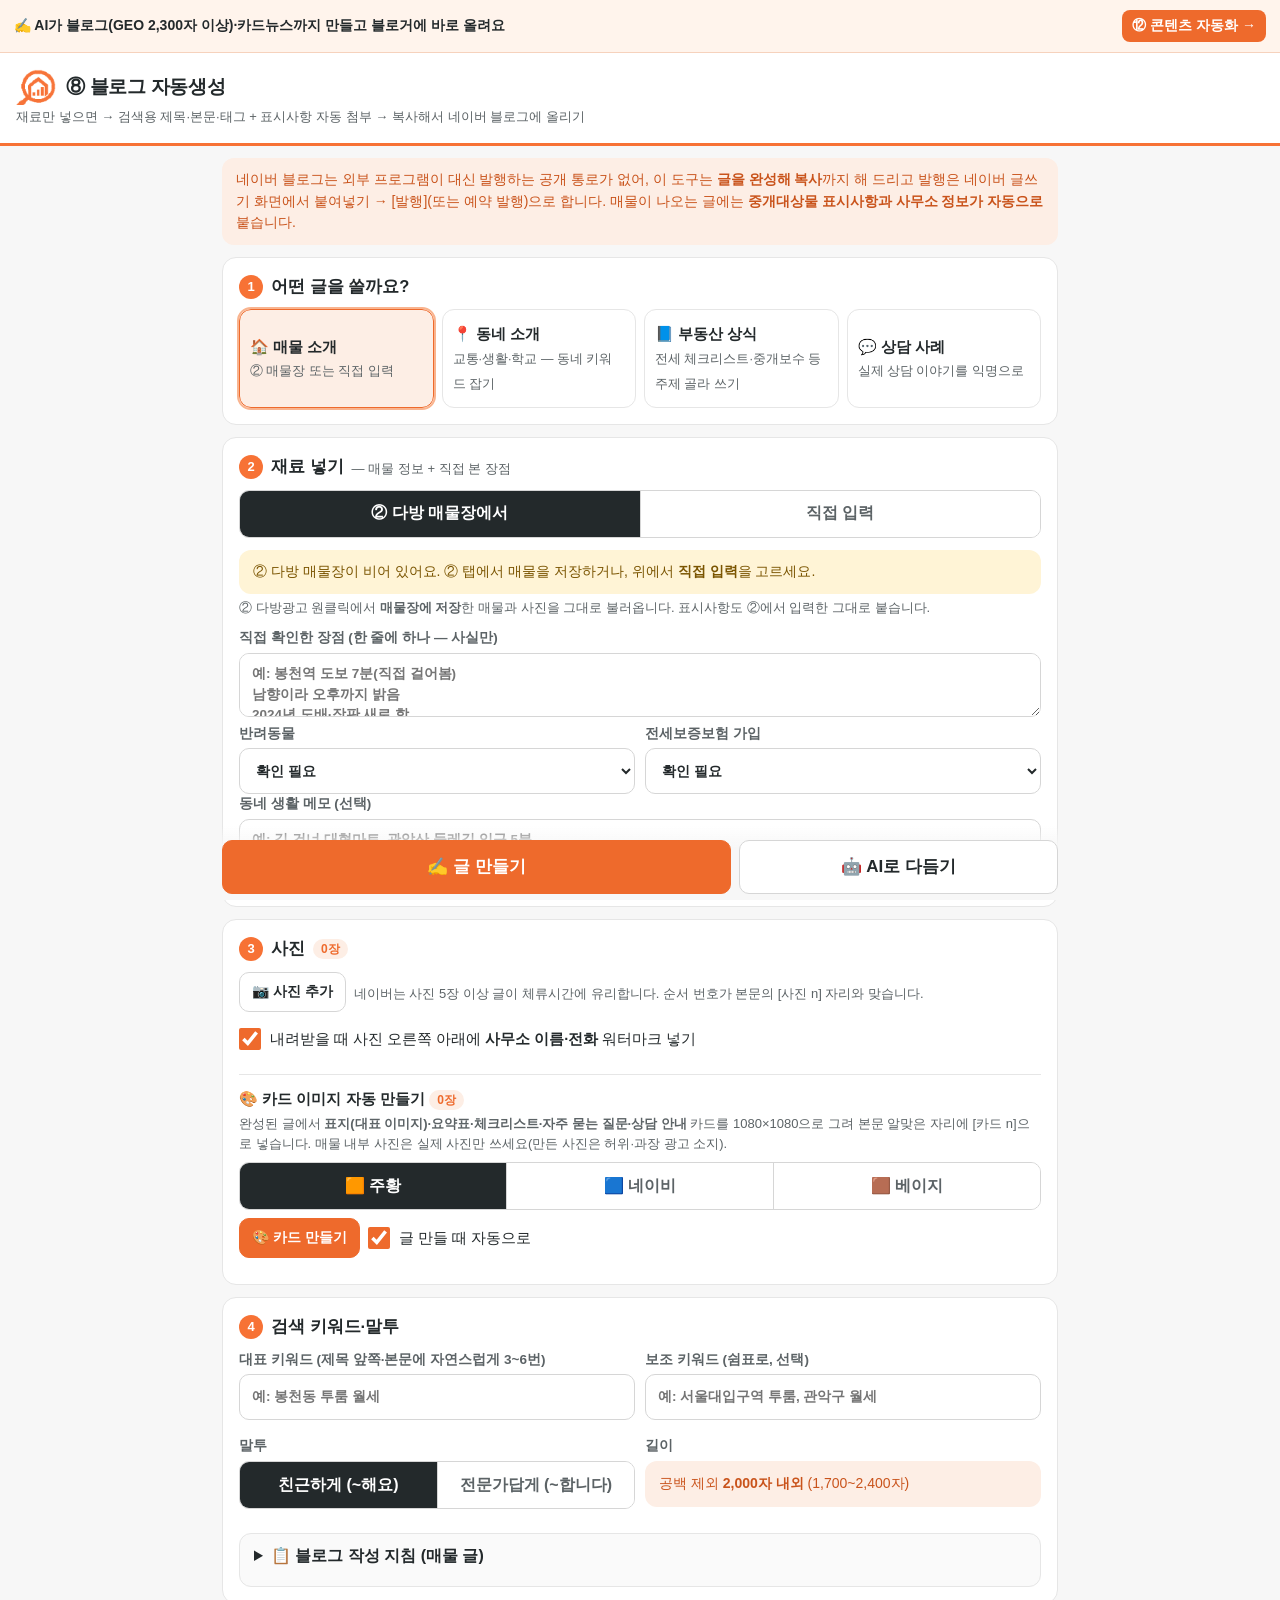
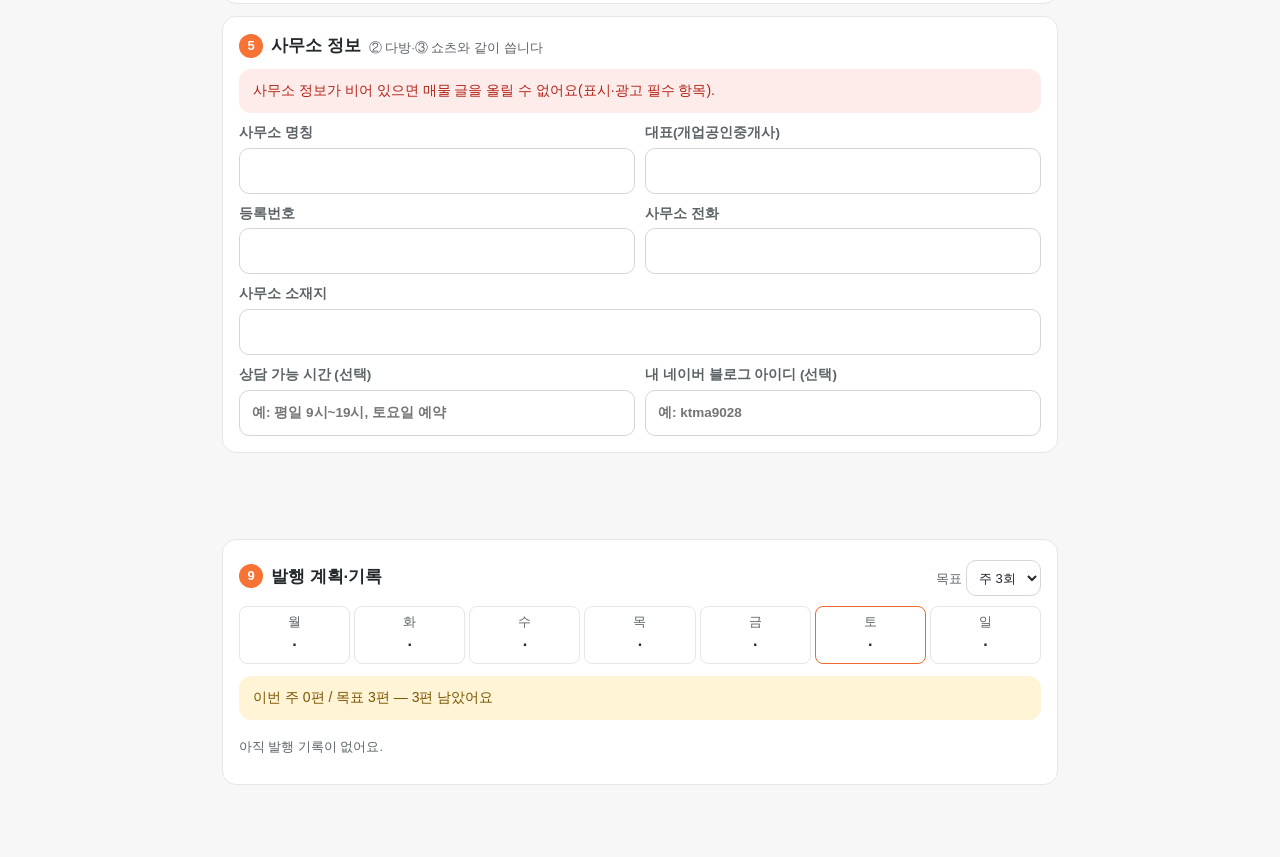
<file: blog.html>
<!DOCTYPE html>
<html lang="ko">
<head>
<meta charset="utf-8">
<meta name="viewport" content="width=device-width, initial-scale=1">
<title>블로그 자동생성 — 중개사무소 앱 ⑧</title>
<script>if(/[?&]embed=1/.test(location.search))document.documentElement.classList.add("embed")</script>
<meta name="theme-color" content="#ffffff">
<link rel="icon" href="img/icon-192.png">
<link rel="apple-touch-icon" href="img/icon-192.png">
<style>
:root{--bg:#F7F7F7;--card:#fff;--ink:#23292B;--sub:#5C6366;--line:#E6E6E6;--brand:#EE6A2C;--brand-soft:#FDEEE5;
  --red:#b42318;--red-soft:#fdecea;--yel:#7a5400;--yel-soft:#fff4d6;--grn:#17733f;--grn-soft:#e4f4ea;--r:14px}
*{box-sizing:border-box}
html,body{margin:0;background:var(--bg);color:var(--ink);font-family:-apple-system,BlinkMacSystemFont,"Apple SD Gothic Neo","Malgun Gothic","Noto Sans KR",sans-serif;font-size:16px;line-height:1.55;-webkit-text-size-adjust:100%}
header{background:var(--brand);color:#fff;padding:16px}
header h1{margin:0;font-size:19px;letter-spacing:-.3px}
header p{margin:2px 0 0;font-size:13px;opacity:.85}
.embed header{display:none}
.wrap{max-width:860px;margin:0 auto;padding:12px 12px 60px}
.card{background:var(--card);border:1px solid var(--line);border-radius:var(--r);padding:16px;margin:0 0 12px}
.card h2{font-size:16.5px;margin:0 0 10px;display:flex;align-items:center;gap:8px;flex-wrap:wrap}
.n{display:inline-grid;place-items:center;width:24px;height:24px;border-radius:50%;background:var(--brand);color:#fff;font-size:13px;flex:none}
label.f{display:block;font-size:13.5px;color:var(--sub);font-weight:600}
input[type=text],input[type=tel],input[type=url],input[type=date],input[type=number],select,textarea{width:100%;min-height:46px;border:1px solid #D6D6D6;border-radius:10px;padding:10px 12px;font:inherit;color:var(--ink);background:#fff;margin-top:4px}
textarea{min-height:64px;resize:vertical}
#body{min-height:420px;font-size:15px;line-height:1.7}
.grid{display:grid;grid-template-columns:1fr 1fr;gap:10px}
.full{grid-column:1/-1}
.row{display:flex;gap:8px;flex-wrap:wrap;align-items:center}
.btn{min-height:46px;border:1px solid #D6D6D6;background:#fff;border-radius:10px;padding:10px 16px;font:inherit;font-weight:700;color:var(--ink);cursor:pointer;text-decoration:none;display:inline-flex;align-items:center;justify-content:center;gap:6px}
.btn.pri{background:var(--brand);border-color:var(--brand);color:#fff}
.btn.sm{min-height:40px;padding:6px 12px;font-size:14px}
.btn.big{min-height:54px;font-size:17px;flex:1}
.btn:disabled{opacity:.45;cursor:default}
.seg{display:flex;border:1px solid #D6D6D6;border-radius:10px;overflow:hidden;margin:0 0 12px;flex-wrap:wrap}
.seg button{flex:1;min-height:46px;border:0;background:#fff;font:inherit;font-weight:700;color:var(--sub);cursor:pointer;padding:6px 8px}
.seg button+button{border-left:1px solid #D6D6D6}
.seg button.on{background:var(--brand);color:#fff}
.kinds{display:grid;grid-template-columns:repeat(4,1fr);gap:8px}
.kinds button{border:1px solid var(--line);background:#fff;border-radius:12px;padding:12px 10px;text-align:left;font:inherit;color:inherit;cursor:pointer;min-height:84px}
.kinds button b{display:block;font-size:15px}
.kinds button span{font-size:12.5px;color:var(--sub)}
.kinds button.on{border-color:var(--brand);outline:2px solid #F9B48F;background:var(--brand-soft)}
.hint{font-size:13px;color:var(--sub);margin:4px 0 0;font-weight:400}
.note{padding:11px 14px;border-radius:12px;font-size:14px;margin:10px 0 0}
.note.y{background:var(--yel-soft);color:var(--yel)} .note.r{background:var(--red-soft);color:var(--red)} .note.g{background:var(--grn-soft);color:var(--grn)} .note.b{background:var(--brand-soft);color:var(--brand)}
.hide{display:none!important}
.chk{display:flex;align-items:flex-start;gap:9px;min-height:44px;font-size:14.5px;cursor:pointer;padding:8px 0}
.chk input{width:22px;height:22px;accent-color:var(--brand);flex:none;margin:0}
.lst{display:flex;gap:10px;align-items:center;padding:10px;border:1px solid var(--line);border-radius:12px;margin-bottom:8px;cursor:pointer;background:#fff;width:100%;text-align:left;font:inherit;color:inherit}
.lst.on{border-color:var(--brand);outline:2px solid #F9B48F}
.lst .th{width:58px;height:58px;border-radius:10px;background:#ddd center/cover;flex:none}
.lst .t1{font-weight:700}.lst .t2{font-size:13px;color:var(--sub)}
.chip{display:inline-block;font-size:12px;font-weight:700;border-radius:20px;padding:1px 8px;background:var(--brand-soft);color:var(--brand)}
.chip.r{background:var(--red-soft);color:var(--red)}.chip.g{background:var(--grn-soft);color:var(--grn)}.chip.gr{background:#eef0ef;color:#6b736f}
.kwchips{display:flex;gap:6px;flex-wrap:wrap;margin-top:6px}
.kwchips button{border:1px solid #D6D6D6;background:#fff;border-radius:20px;padding:5px 11px;font:inherit;font-size:13.5px;cursor:pointer;min-height:36px}
.kwchips button:hover{border-color:var(--brand)}
.photos{display:grid;grid-template-columns:repeat(6,1fr);gap:6px;margin-top:8px}
.photos div{aspect-ratio:1;border-radius:8px;background:#ddd center/cover;position:relative}
.photos div b{position:absolute;left:4px;top:4px;background:rgba(0,0,0,.65);color:#fff;font-size:11px;border-radius:6px;padding:0 5px}
.photos div button{position:absolute;right:2px;top:2px;border:0;background:rgba(0,0,0,.6);color:#fff;border-radius:50%;width:24px;height:24px;cursor:pointer}
.photos div .mv{right:auto;left:2px;top:auto;bottom:2px;border-radius:6px;width:auto;padding:0 6px;font-size:12px}
.cardbox{border-top:1px solid var(--line);margin-top:10px;padding-top:12px}
.cards{display:grid;grid-template-columns:repeat(3,1fr);gap:8px;margin-top:10px}
.cards div{aspect-ratio:1;border-radius:8px;background:#eee center/cover;position:relative;border:1px solid var(--line)}
.cards div b{position:absolute;left:4px;top:4px;background:rgba(0,0,0,.65);color:#fff;font-size:11px;border-radius:6px;padding:0 5px}
.cards div button{position:absolute;right:2px;top:2px;border:0;background:rgba(0,0,0,.6);color:#fff;border-radius:50%;width:24px;height:24px;cursor:pointer}
.pv .cd img{display:block;max-width:100%;margin:0 auto 6px;border-radius:4px}
.guide{margin-top:12px;border:1px solid var(--line);border-radius:12px;padding:10px 14px;background:#FAFAFA}
.guide summary{font-weight:700;cursor:pointer;min-height:32px}
.guide ol{padding-left:20px;margin:8px 0;font-size:14px}
.guide li{margin-bottom:6px}
.guide code{background:var(--brand-soft);color:var(--l3-deep,#C9531B);border-radius:4px;padding:0 4px}
.titles label{display:flex;gap:8px;align-items:center;border:1px solid var(--line);border-radius:10px;padding:8px 10px;margin-bottom:6px;cursor:pointer}
.titles label.on{border-color:var(--brand);background:var(--brand-soft)}
.titles input[type=radio]{width:20px;height:20px;accent-color:var(--brand);flex:none;margin:0}
.titles .len{font-size:12px;color:var(--sub);white-space:nowrap}
.checks{display:grid;gap:6px}
.ck{display:flex;gap:8px;align-items:flex-start;font-size:14px;padding:7px 10px;border-radius:10px}
.ck i{font-style:normal;font-weight:800;flex:none;width:18px;text-align:center}
.ck.ok{background:var(--grn-soft);color:var(--grn)} .ck.warn{background:var(--yel-soft);color:var(--yel)} .ck.red{background:var(--red-soft);color:var(--red)}
.score{display:flex;align-items:center;gap:12px;margin-bottom:10px}
.score .v{font-size:34px;font-weight:800;letter-spacing:-1px}
.score .bar{flex:1;height:10px;background:#EBEBEB;border-radius:6px;overflow:hidden}
.score .bar i{display:block;height:100%;background:var(--brand)}
.foot{background:#FAFAFA;border:1px dashed #D6D6D6;border-radius:10px;padding:10px 12px;font-size:13.5px;white-space:pre-wrap;color:var(--sub);margin-top:8px}
/* 미리보기 (네이버 글 모양) */
#preview{border:1px solid var(--line);border-radius:12px;padding:22px 20px;background:#fff;max-height:640px;overflow:auto}
.pv h1{font-size:24px;line-height:1.4;margin:0 0 18px;padding-bottom:14px;border-bottom:1px solid #eee}
.pv h3{font-size:19px;margin:26px 0 10px;color:#111}
.pv p{margin:0 0 14px;font-size:15.5px;line-height:1.85}
.pv .ph{margin:0 0 14px;border-radius:6px;background:#F1F3F4;color:#80878A;font-size:13.5px;text-align:center;padding:26px 10px;border:1px dashed #CDD1D3}
.pv .ph img{display:block;max-width:100%;max-height:340px;margin:0 auto 6px;border-radius:4px}
.pv table{border-collapse:collapse;width:100%;margin:0 0 16px;font-size:14.5px}
.pv td{border:1px solid #DADDDF;padding:8px 10px}
.pv td:first-child{background:#F6F7F8;font-weight:700;width:32%;white-space:nowrap}
.pv hr{border:0;border-top:1px solid #DDD;margin:24px 0}
.pv .q{font-weight:700;margin-bottom:4px}
.pv .tags{color:#1E6FD9;font-size:14px}
.pv .todo{background:#fff4d6;color:#7a5400}
.hist{margin:0;padding:0;list-style:none}
.hist li{border-bottom:1px solid var(--line);padding:10px 0;display:flex;gap:10px;align-items:flex-start;justify-content:space-between}
.hist li:last-child{border:0}
.hist .t{font-weight:700;font-size:14.5px}
.hist .s{font-size:12.5px;color:var(--sub)}
.week{display:grid;grid-template-columns:repeat(7,1fr);gap:4px;margin:6px 0 12px}
.week div{border:1px solid var(--line);border-radius:8px;text-align:center;padding:6px 0;font-size:12.5px;color:var(--sub)}
.week div.today{border-color:var(--brand)}
.week div b{display:block;font-size:16px;color:var(--ink)}
.week div.done{background:var(--grn-soft)} .week div.done b{color:var(--grn)}
.steps{margin:8px 0 0;padding-left:20px;font-size:14px;color:var(--sub)}
.steps li{margin-bottom:4px}
.sticky{position:sticky;bottom:0;background:linear-gradient(transparent,var(--bg) 30%);padding:14px 0 6px;z-index:3}
.spin{display:inline-block;width:16px;height:16px;border:2px solid rgba(255,255,255,.5);border-top-color:#fff;border-radius:50%;animation:sp 1s linear infinite}
@keyframes sp{to{transform:rotate(360deg)}}
.modal{position:fixed;inset:0;background:rgba(0,0,0,.45);display:flex;align-items:center;justify-content:center;z-index:20;padding:14px}
.modal .box{background:#fff;border-radius:16px;max-width:620px;width:100%;max-height:92vh;overflow:auto;padding:18px}
.modal h3{margin:0 0 8px}
.modal textarea{min-height:150px;font-size:13.5px}
.toast{position:fixed;left:50%;bottom:24px;transform:translateX(-50%);background:#23292B;color:#fff;padding:10px 18px;border-radius:20px;font-size:14px;z-index:30;opacity:0;transition:opacity .2s;pointer-events:none}
.toast.on{opacity:1}
@media (max-width:620px){.grid{grid-template-columns:1fr}.kinds{grid-template-columns:1fr 1fr}.photos{grid-template-columns:repeat(4,1fr)}#preview{padding:16px 12px}}
</style>
<link rel="stylesheet" href="land3.css">
</head>
<body>
<a href="/#autopost" target="_top" style="display:flex;align-items:center;gap:8px;margin:0;padding:10px 14px;background:#FFF4EC;border-bottom:1px solid #F6D2BD;color:#23292B;text-decoration:none;font-size:14px;font-weight:600">✍️ AI가 블로그(GEO 2,300자 이상)·카드뉴스까지 만들고 블로거에 바로 올려요<span style="margin-left:auto;background:#EE6A2C;color:#fff;border-radius:8px;padding:5px 10px;font-weight:800;white-space:nowrap">⑫ 콘텐츠 자동화 →</span></a>
<header><h1>⑧ 블로그 자동생성</h1><p>재료만 넣으면 → 검색용 제목·본문·태그 + 표시사항 자동 첨부 → 복사해서 네이버 블로그에 올리기</p></header>
<div class="wrap">

<div class="note b" style="margin:0 0 12px">네이버 블로그는 외부 프로그램이 대신 발행하는 공개 통로가 없어, 이 도구는 <b>글을 완성해 복사</b>까지 해 드리고 발행은 네이버 글쓰기 화면에서 붙여넣기 → [발행](또는 예약 발행)으로 합니다. 매물이 나오는 글에는 <b>중개대상물 표시사항과 사무소 정보가 자동으로</b> 붙습니다.</div>

<!-- 1. 글 종류 -->
<section class="card">
  <h2><span class="n">1</span>어떤 글을 쓸까요?</h2>
  <div class="kinds" id="kinds">
    <button data-k="listing"><b>🏠 매물 소개</b><span>② 매물장 또는 직접 입력</span></button>
    <button data-k="area"><b>📍 동네 소개</b><span>교통·생활·학교 — 동네 키워드 잡기</span></button>
    <button data-k="tip"><b>📘 부동산 상식</b><span>전세 체크리스트·중개보수 등 주제 골라 쓰기</span></button>
    <button data-k="case"><b>💬 상담 사례</b><span>실제 상담 이야기를 익명으로</span></button>
  </div>
</section>

<!-- 2. 재료 -->
<section class="card">
  <h2><span class="n">2</span>재료 넣기 <span class="hint" id="kindHint"></span></h2>

  <div data-kind="listing">
    <div class="seg" id="srcSeg"><button data-s="dabang" class="on">② 다방 매물장에서</button><button data-s="manual">직접 입력</button></div>
    <div id="srcDabang"><div id="dbList"></div><p class="hint">② 다방광고 원클릭에서 <b>매물장에 저장</b>한 매물과 사진을 그대로 불러옵니다. 표시사항도 ②에서 입력한 그대로 붙습니다.</p></div>
    <div id="srcManual" class="hide">
      <div class="grid">
        <label class="f">동네 (동·읍·면)<input type="text" data-m="dong" placeholder="예: 봉천동"></label>
        <label class="f">시·구<input type="text" data-m="gu" placeholder="예: 관악구"></label>
        <label class="f">종류<input type="text" data-m="type" placeholder="예: 투룸 / 아파트 / 상가"></label>
        <label class="f">거래 형태<select data-m="deal"><option>월세</option><option>전세</option><option>매매</option><option>단기임대</option></select></label>
        <label class="f">가격<input type="text" data-m="price" placeholder="예: 보증금 1,000만원 / 월 55만원"></label>
        <label class="f">면적<input type="text" data-m="area" placeholder="예: 전용 33㎡(10평)"></label>
        <label class="f full">소재지 (표시사항용 — 호수는 쓰지 마세요)<input type="text" data-m="loc" placeholder="예: 서울 관악구 봉천동 100-1, 3층"></label>
        <label class="f">건축물 용도<input type="text" data-m="use" placeholder="예: 다세대주택"></label>
        <label class="f">층 / 총층<input type="text" data-m="floor" placeholder="예: 3층 / 지상 5층"></label>
        <label class="f">방·욕실<input type="text" data-m="rooms" placeholder="예: 방 2 · 욕실 1"></label>
        <label class="f">방향<input type="text" data-m="dir" placeholder="예: 남향(거실 기준)"></label>
        <label class="f">사용승인일<input type="text" data-m="approve" placeholder="예: 2015.03.20"></label>
        <label class="f">주차<input type="text" data-m="park" placeholder="예: 총 4대"></label>
        <label class="f">입주가능일<input type="text" data-m="move" placeholder="예: 즉시입주"></label>
        <label class="f">관리비<input type="text" data-m="mgmt" placeholder="예: 월 7만원(정액) / 포함: 수도·인터넷"></label>
        <label class="f">관리비 별도 항목<input type="text" data-m="mgmtEx" placeholder="예: 전기·가스"></label>
        <label class="f">주차 방식<input type="text" data-m="parkHow" placeholder="예: 기계식 / 필로티 자주식"></label>
        <label class="f">엘리베이터<select data-m="elev"><option value="">모름</option><option>있음</option><option>없음</option></select></label>
        <label class="f full">옵션<input type="text" data-m="options" placeholder="예: 에어컨, 세탁기, 냉장고"></label>
      </div>
    </div>
    <label class="f" style="margin-top:10px">직접 확인한 장점 (한 줄에 하나 — 사실만)<textarea id="lPoints" placeholder="예: 봉천역 도보 7분(직접 걸어봄)&#10;남향이라 오후까지 밝음&#10;2024년 도배·장판 새로 함"></textarea></label>
    <div class="grid">
      <label class="f">반려동물<select id="lPet"><option value="">확인 필요</option><option>가능</option><option>불가</option><option>협의</option></select></label>
      <label class="f">전세보증보험 가입<select id="lIns"><option value="">확인 필요</option><option>가입 가능 확인</option><option>해당 없음</option></select></label>
    </div>
    <label class="f">동네 생활 메모 (선택)<textarea id="lArea" placeholder="예: 길 건너 대형마트, 관악산 둘레길 입구 5분"></textarea></label>
  </div>

  <div data-kind="area" class="hide">
    <div class="grid">
      <label class="f">동네 이름<input type="text" data-a="dong" placeholder="예: 봉천동"></label>
      <label class="f">시·구<input type="text" data-a="gu" placeholder="예: 관악구"></label>
      <label class="f full">교통<textarea data-a="trans" placeholder="예: 2호선 봉천역·서울대입구역 이용, 강남역까지 지하철 약 20분"></textarea></label>
      <label class="f full">생활 편의 (마트·시장·병원)<textarea data-a="life" placeholder="예: 봉천중앙시장, 대형마트 1곳, 내과·소아과 밀집"></textarea></label>
      <label class="f full">학교·공원<textarea data-a="school" placeholder="예: 초등학교 2곳 도보권, 관악산 둘레길"></textarea></label>
      <label class="f full">동네 분위기·주 수요층<textarea data-a="mood" placeholder="예: 직장인·대학생 1~2인 가구가 많고 원룸·투룸 수요가 꾸준함"></textarea></label>
      <label class="f full">시세 이야기 (선택 — 확인한 숫자만)<textarea data-a="price" placeholder="예: 투룸 월세는 보증금 1,000만원에 월 50~65만원대 매물이 많음(2026년 11월 우리 사무소 접수 기준)"></textarea></label>
    </div>
    <label class="chk"><input type="checkbox" id="aWithList"> <span>② 매물장에서 <b>이 동네 광고 중인 매물</b>을 글 끝에 소개하기 (표시사항 자동 첨부)</span></label>
  </div>

  <div data-kind="tip" class="hide">
    <label class="f">주제<select id="tTopic"></select></label>
    <p class="hint" id="tDesc"></p>
    <label class="f" style="margin-top:8px">우리 사무소가 일하는 동네 (선택)<input type="text" id="tDong" placeholder="예: 관악구 봉천동"></label>
    <label class="f">우리 사무소 한마디 (선택 — 실제 경험)<textarea id="tMemo" placeholder="예: 최근 다가구 전세 상담에서 선순위 보증금을 확인하지 않아 계약을 미룬 경우가 있었습니다."></textarea></label>
    <div class="note y">법령·기준이 바뀌는 내용(요율·신고 기준 등)은 <b>올리기 전에 최신 기준을 한 번 더 확인</b>하세요. 글 끝에 "작성일 기준" 문구가 자동으로 들어갑니다.</div>
  </div>

  <div data-kind="case" class="hide">
    <div class="grid">
      <label class="f">고객 유형 (익명)<input type="text" data-c="who" placeholder="예: 사회초년생 1인 가구"></label>
      <label class="f">동네·매물 종류<input type="text" data-c="where" placeholder="예: 봉천동 투룸 전세"></label>
      <label class="f full">어떤 상담이었나요?<textarea data-c="sit" placeholder="예: 전세 보증금 1억 5천, 첫 계약이라 무엇을 확인해야 할지 모름"></textarea></label>
      <label class="f full">문제·걱정은 무엇이었나요?<textarea data-c="prob" placeholder="예: 마음에 든 집이 다가구라 다른 호실 보증금 규모를 알 수 없었음"></textarea></label>
      <label class="f full">우리가 한 일<textarea data-c="act" placeholder="예: 임대인 동의를 받아 확정일자 부여현황 확인, 전세보증보험 가입 가능 여부 먼저 조회"></textarea></label>
      <label class="f full">결과<textarea data-c="res" placeholder="예: 보증보험 가입 가능한 다른 집으로 계약, 입주 후 전입·확정일자까지 함께 처리"></textarea></label>
      <label class="f full">비슷한 분께 드리는 팁<textarea data-c="tip" placeholder="예: 다가구는 등기부만으로는 부족 — 선순위 보증금을 꼭 확인"></textarea></label>
    </div>
    <label class="chk"><input type="checkbox" id="cConsent"> <span>고객 이름·연락처·정확한 주소(호수)는 쓰지 않았고, 사례 공개에 고객이 동의했습니다.</span></label>
  </div>
</section>

<!-- 3. 사진 -->
<section class="card">
  <h2><span class="n">3</span>사진 <span class="chip" id="phCnt">0장</span></h2>
  <div class="row"><label class="btn sm">📷 사진 추가<input type="file" id="phIn" accept="image/*" multiple hidden></label><span class="hint">네이버는 사진 5장 이상 글이 체류시간에 유리합니다. 순서 번호가 본문의 [사진 n] 자리와 맞습니다.</span></div>
  <div class="photos" id="photos"></div>
  <label class="chk"><input type="checkbox" id="wm" checked> <span>내려받을 때 사진 오른쪽 아래에 <b>사무소 이름·전화</b> 워터마크 넣기</span></label>
  <div class="cardbox">
    <b style="font-size:15px">🎨 카드 이미지 자동 만들기</b> <span class="chip" id="cdCnt">0장</span>
    <p class="hint" style="margin:2px 0 8px">완성된 글에서 <b>표지(대표 이미지)·요약표·체크리스트·자주 묻는 질문·상담 안내</b> 카드를 1080×1080으로 그려 본문 알맞은 자리에 [카드 n]으로 넣습니다. 매물 내부 사진은 실제 사진만 쓰세요(만든 사진은 허위·과장 광고 소지).</p>
    <div class="seg" id="thSeg" style="margin-bottom:8px"><button data-v="orange" class="on">🟧 주황</button><button data-v="navy">🟦 네이비</button><button data-v="beige">🟫 베이지</button></div>
    <div class="row"><button class="btn sm pri" id="btnCards">🎨 카드 만들기</button><label class="chk" style="min-height:0;padding:0"><input type="checkbox" id="autoCards" checked> <span>글 만들 때 자동으로</span></label></div>
    <div class="cards" id="cards"></div>
  </div>
</section>

<!-- 4. 검색 설정 -->
<section class="card">
  <h2><span class="n">4</span>검색 키워드·말투</h2>
  <div class="grid">
    <label class="f">대표 키워드 (제목 앞쪽·본문에 자연스럽게 3~6번)<input type="text" id="kw" placeholder="예: 봉천동 투룸 월세"></label>
    <label class="f">보조 키워드 (쉼표로, 선택)<input type="text" id="kw2" placeholder="예: 서울대입구역 투룸, 관악구 월세"></label>
  </div>
  <div class="kwchips" id="kwSug"></div>
  <div class="grid" style="margin-top:10px">
    <div><label class="f">말투</label><div class="seg" id="toneSeg" style="margin-top:4px"><button data-v="friendly" class="on">친근하게 (~해요)</button><button data-v="pro">전문가답게 (~합니다)</button></div></div>
    <div><label class="f">길이</label><div class="note b" style="margin:4px 0 0;padding:12px 14px">공백 제외 <b>2,000자 내외</b> (1,700~2,400자)</div></div>
  </div>
  <details class="guide"><summary>📋 블로그 작성 지침 (매물 글)</summary>
    <ol>
      <li><b>제목만 봐도 매물을 알아보게</b> — 동네·매물 유형·거래 형태 + 가격이나 입주일 같은 핵심 조건. 예: <code>봉천동 투룸 전세 2억1천만 원 | 즉시 입주</code> <a href="https://www.w3.org/WAI/tips/writing/" target="_blank" rel="noopener">W3C 제목 작성 가이드</a></li>
      <li><b>첫 문단에 가격·관리비·전용면적·입주 가능일</b>을 모으고, 관리비는 포함 항목과 별도 비용을 함께. 본문은 <code>비용</code>·<code>집 구조와 사진</code>·<code>주차와 방문</code>처럼 나눠 손님이 필요한 내용을 바로 찾게. <a href="https://www.nngroup.com/articles/layer-cake-pattern-scanning/" target="_blank" rel="noopener">Nielsen Norman Group 웹 읽기 연구</a></li>
      <li><b>장점은 실제 사진과 확인한 사실로</b>, 방문을 좌우하는 조건(주차 방식·엘리베이터·반려동물)도 본문에. 보증보험처럼 확인이 남은 항목은 <code>확인 필요</code>로 표시. 게시 전 법정 표시 항목 확인. <a href="https://www.law.go.kr/admRulInfoP.do?admRulSeq=2100000250356" target="_blank" rel="noopener">국토교통부 표시·광고 명시사항</a></li>
      <li><b>길이는 공백 제외 2,000자 내외.</b></li>
    </ol>
    <p class="hint">[글 만들기]·[AI로 다듬기]가 이 지침대로 쓰고, 7번 검사에서 지켰는지 확인합니다.</p>
  </details>
</section>

<!-- 5. 사무소 -->
<section class="card">
  <h2><span class="n">5</span>사무소 정보 <span class="hint">② 다방·③ 쇼츠와 같이 씁니다</span></h2>
  <div id="offWarn" class="note r hide" style="margin:0 0 10px">사무소 정보가 비어 있으면 매물 글을 올릴 수 없어요(표시·광고 필수 항목).</div>
  <div class="grid">
    <label class="f">사무소 명칭<input type="text" data-o="name"></label>
    <label class="f">대표(개업공인중개사)<input type="text" data-o="ceo"></label>
    <label class="f">등록번호<input type="text" data-o="regno"></label>
    <label class="f">사무소 전화<input type="tel" data-o="tel"></label>
    <label class="f full">사무소 소재지<input type="text" data-o="addr"></label>
    <label class="f">상담 가능 시간 (선택)<input type="text" id="hours" placeholder="예: 평일 9시~19시, 토요일 예약"></label>
    <label class="f">내 네이버 블로그 아이디 (선택)<input type="text" id="blogId" placeholder="예: ktma9028"></label>
  </div>
</section>

<div class="sticky"><div class="row">
  <button class="btn pri big" id="btnGen">✍ 글 만들기</button>
  <button class="btn big" id="btnAI" style="flex:.6">🤖 AI로 다듬기</button>
</div><div id="genMsg"></div></div>

<!-- 6. 결과 -->
<section class="card hide" id="outCard">
  <h2><span class="n">6</span>완성된 글 <button class="btn sm" id="btnRe" style="margin-left:auto">🔁 다른 문장으로</button></h2>
  <label class="f">제목 후보 (하나 고르고 고쳐 써도 돼요)</label>
  <div class="titles" id="titles"></div>
  <div class="seg" id="viewSeg" style="margin-top:10px"><button data-v="edit" class="on">✏ 본문 고치기</button><button data-v="pv">👀 블로그 모양 미리보기</button></div>
  <div id="editBox">
    <textarea id="body"></textarea>
    <p class="hint">규칙: <b>■ </b>로 시작하면 소제목 · <b>[사진 3: 설명]</b>은 사진 자리 · <b>[카드 2: 설명]</b>은 카드 이미지 자리 · <b>· 항목: 내용</b>이 3줄 이상 이어지면 표 · <b>Q. / A.</b>는 질문·답 · <b>✏</b> 표시는 직접 채울 곳</p>
  </div>
  <div id="pvBox" class="hide"><div id="preview" class="pv"></div></div>
  <label class="f" style="margin-top:10px">태그 (쉼표로 구분, 최대 30개)<input type="text" id="tags"></label>
  <label class="f" style="margin-top:10px">본문 끝에 자동으로 붙는 내용 (고칠 수 없음)</label>
  <div class="foot" id="foot"></div>
</section>

<!-- 7. 검사 -->
<section class="card hide" id="chkCard">
  <h2><span class="n">7</span>올리기 전 검사</h2>
  <div class="score"><div class="v" id="scoreV">0</div><div style="flex:1"><div class="bar"><i id="scoreBar"></i></div><div class="hint" id="scoreTxt"></div></div></div>
  <div class="checks" id="checks"></div>
</section>

<!-- 8. 올리기 -->
<section class="card hide" id="pubCard">
  <h2><span class="n">8</span>네이버 블로그에 올리기</h2>
  <div class="row">
    <button class="btn sm" id="cpTitle">① 제목 복사</button>
    <button class="btn sm pri" id="cpRich">② 본문 복사 (서식 포함)</button>
    <button class="btn sm" id="cpPlain">본문 복사 (글자만)</button>
    <button class="btn sm" id="cpTags">③ 태그 복사</button>
    <button class="btn sm" id="dlPhotos">④ 사진·카드 내려받기</button>
    <button class="btn sm hide" id="shPhotos">📤 사진 휴대폰에 저장</button>
    <a class="btn sm" id="openWrite" href="https://blog.naver.com/GoBlogWrite.naver" target="_blank" rel="noopener">✍ 네이버 글쓰기 열기</a>
  </div>
  <ol class="steps">
    <li>글쓰기 화면 제목 칸에 <b>제목</b>을 붙여넣기</li>
    <li>본문에 <b>서식 포함 본문</b>을 붙여넣기 → 회색 "사진 n"·주황 "카드 n" 상자 자리에 같은 번호 사진·카드를 넣고 상자는 지우기</li>
    <li>오른쪽 아래 <b>태그</b> 칸에 태그 붙여넣기</li>
    <li>[발행] 옆 화살표에서 <b>예약 발행</b>을 쓰면 정해 둔 요일·시간에 올라갑니다</li>
  </ol>
  <div class="grid" style="margin-top:12px">
    <label class="f">발행한 글 주소 (선택)<input type="url" id="pubUrl" placeholder="https://blog.naver.com/..."></label>
    <label class="f">발행(예약)일<input type="date" id="pubDate"></label>
  </div>
  <div class="row" style="margin-top:10px"><button class="btn pri" id="btnRecord">✅ 발행 기록 남기기</button><span class="hint">매물 글은 거래완료되면 "글도 정리하세요" 알림을 드려요.</span></div>
</section>

<!-- 9. 기록 -->
<section class="card">
  <h2><span class="n">9</span>발행 계획·기록 <span class="hint" style="margin-left:auto">목표 <select id="goal" style="width:auto;min-height:36px;margin:0;padding:4px 8px"><option value="2">주 2회</option><option value="3">주 3회</option><option value="5">주 5회</option><option value="7">매일</option></select></span></h2>
  <div class="week" id="week"></div>
  <div id="warns"></div>
  <div id="sugg"></div>
  <ul class="hist" id="hist"></ul>
</section>

</div>

<div class="modal hide" id="modal"><div class="box"><h3 id="mTitle"></h3><div id="mBody"></div><div class="row" id="mBtns" style="margin-top:12px;justify-content:flex-end"></div></div></div>
<div class="toast" id="toast"></div>
<div id="richTmp" style="position:fixed;left:-9999px;top:0;width:700px" contenteditable="true"></div>

<script>
(function(){
"use strict";
const $=s=>document.querySelector(s), $$=s=>[...document.querySelectorAll(s)];
const LS={get(k,d){try{const v=localStorage.getItem(k);return v?JSON.parse(v):d}catch(e){return d}},set(k,v){try{localStorage.setItem(k,JSON.stringify(v));return true}catch(e){return false}}};
const esc=s=>String(s??'').replace(/[&<>"']/g,c=>({'&':'&amp;','<':'&lt;','>':'&gt;','"':'&quot;',"'":'&#39;'}[c]));
function toast(m){const t=$('#toast');t.textContent=m;t.classList.add('on');clearTimeout(toast._t);toast._t=setTimeout(()=>t.classList.remove('on'),1900)}
function modal(title,html,btns){$('#mTitle').textContent=title;$('#mBody').innerHTML=html;const b=$('#mBtns');b.innerHTML='';
  btns.forEach(x=>{const e=document.createElement('button');e.className='btn sm '+(x.cls||'');e.textContent=x.t;e.onclick=async()=>{if(x.fn&&(await x.fn())===false)return;$('#modal').classList.add('hide')};b.appendChild(e)});
  $('#modal').classList.remove('hide')}
async function copy(text,msg){try{await navigator.clipboard.writeText(text);toast(msg||'복사했어요')}catch(e){
  const ta=document.createElement('textarea');ta.value=text;document.body.appendChild(ta);ta.select();let ok=false;try{ok=document.execCommand('copy')}catch(_){}ta.remove();toast(ok?(msg||'복사했어요'):'복사가 막혔어요 — 길게 눌러 복사하세요')}}
const todayS=()=>{const d=new Date();return d.getFullYear()+'-'+String(d.getMonth()+1).padStart(2,'0')+'-'+String(d.getDate()).padStart(2,'0')};
const ymd=d=>d.getFullYear()+'-'+String(d.getMonth()+1).padStart(2,'0')+'-'+String(d.getDate()).padStart(2,'0');

/* ---------- 금지·과장 표현 (② 다방과 같은 기준) ---------- */
const BANNED=[['최저가','비교 근거 없으면 과장 광고 소지'],['최저','비교 근거 필요'],['최고급','과장 표현 소지'],['최고','과장 표현 소지'],['유일','근거 필요'],['100%','단정 표현'],['무조건','단정 표현'],['보장','수익·안전 보장 표현 금지'],['확정','미확정 사실 단정 소지'],['특가','가격 과장 소지'],['대박','과장 표현'],['초급매','근거 없으면 과장'],['급매','시세 대비 근거 있을 때만'],['마지막','허위 희소성 소지'],['역대급','과장 표현'],['완벽','과장 표현'],['신축','사용승인일 근거 필요'],['역세권','도보 거리(분)를 함께 쓰세요'],['안전한 집','권리관계 단정 금지'],['깡통','불안 조장 표현'],['실화','과장 표현 소지'],['투자 수익','수익 단정 표현 주의']];
let office=LS.get('d1c.office',{});
const OKWORDS=['채권최고액','최고액','확정일자','확정일','최고층','최저임금','최고가격'];
function lint(t){t=String(t||'');OKWORDS.forEach(w=>{t=t.split(w).join(' ')});const f=[];BANNED.forEach(([w,why])=>{if(t.includes(w)&&!f.some(x=>x.w.includes(w)))f.push({w,why})});
  const tel=(office.tel||'').replace(/\D/g,''),ag=(office.agent||'').replace(/\D/g,'');
  (t.match(/0\d{1,2}[-.\s]?\d{3,4}[-.\s]?\d{4}/g)||[]).forEach(p=>{const d=p.replace(/\D/g,'');if(d!==tel&&!(ag&&ag.includes(d)))f.push({w:p,why:'사무소 등록 연락처가 아닌 번호 — 중개보조원 연락처 표기 금지'})});
  return f}

/* ---------- IndexedDB: ② 사진(d1c) 읽기 + ⑧ 자체 저장(bl) ---------- */
function openDB(name){return new Promise(res=>{try{const r=indexedDB.open(name,1);r.onupgradeneeded=()=>{const s=name==='d1c'?'photos':'files';if(!r.result.objectStoreNames.contains(s))r.result.createObjectStore(s)};r.onsuccess=()=>res(r.result);r.onerror=()=>res(null)}catch(e){res(null)}})}
const dbs={};
async function idb(name,mode,fn){dbs[name]=dbs[name]||openDB(name);const db=await dbs[name];if(!db)return null;const st=name==='d1c'?'photos':'files';
  return new Promise(r=>{try{const t=db.transaction(st,mode);const q=fn(t.objectStore(st));t.oncomplete=()=>r(q&&q.result);t.onerror=()=>r(null)}catch(e){r(null)}})}
const blPut=(k,v)=>idb('bl','readwrite',s=>s.put(v,k)), blGet=k=>idb('bl','readonly',s=>s.get(k));
const d1cGet=k=>idb('d1c','readonly',s=>s.get(k));

/* ---------- ② 다방 자료 → 블로그 재료 (표시사항은 ②와 같은 규칙) ---------- */
const num=v=>{const n=parseFloat(String(v??'').replace(/,/g,''));return isFinite(n)?n:null};
function man(v){const n=num(v);if(n==null)return'';if(n>=10000){const e=Math.floor(n/10000),r=Math.round(n%10000);return e+'억'+(r?' '+r.toLocaleString()+'만':'')+'원'}return(Math.round(n*10)/10).toLocaleString()+'만원'}
const manS=v=>man(v).replace(/원$/,'');
const py=m=>{const n=num(m);return n==null?'':(Math.round(n*0.3025*10)/10)+'평'};
const HOUSE=['단독주택','다가구주택','다세대주택','연립주택','아파트','오피스텔'],DETACHED=['단독주택','다가구주택'];
function fromDabang(D){
  const words=(D.addr||'').split(/\s+/);
  const dong=words.find(w=>/[동읍면리가]$/.test(w)&&!/^\d/.test(w))||'';const gu=words.find(w=>/[구군]$/.test(w))||words.find(w=>/시$/.test(w))||'';
  const land=D.type==='토지';
  const useText=()=>{let u=D.use==='기타'?(D.useEtc||'기타'):(D.use||'');if(D.illegal)u+=' (위반건축물)';if(D.unreg)u+=' (미등기건물)';return u};
  const floorText=()=>{if(D.floorMode==='lmh')return D.lmh||'';const f=String(D.floor||'').trim();if(!f)return'';return/^\d+$/.test(f)?f+'층':f};
  const locText=()=>{const a=(D.addr||'').trim();if(land||DETACHED.includes(D.use))return a;const p=[a];if(!D.dongNone&&D.dong)p.push(D.dong);const f=floorText();if(f)p.push(f);return p.join(', ')};
  let price='',priceShort='';
  if(D.deal==='매매'){price='매매 '+man(D.price);priceShort='매매 '+manS(D.price)}
  else if(D.deal==='전세'){price='전세 보증금 '+man(D.deposit);priceShort='전세 '+manS(D.deposit)}
  else if(D.deal){price=(D.deal==='단기임대'?'단기임대 ':'월세 ')+'보증금 '+man(D.deposit)+' / 월 '+man(D.rent);priceShort=manS(D.deposit)+'/'+manS(D.rent)}
  const area=D.area?(land?D.area+'㎡('+py(D.area)+')':'전용 '+D.area+'㎡('+py(D.area)+')'+(D.supply?' / 공급 '+D.supply+'㎡('+py(D.supply)+')':'')):'';
  let move='';if(D.moveMode==='now')move='즉시입주';else if(D.moveMode==='date')move=(D.moveDate||'').replace(/-/g,'.');else if(D.moveMode==='nego')move=((D.moveMonth||'')+' '+(D.movePart||'')).trim()+' (협의 가능)';
  const t=num(D.parkTotal);let park=t==null?'':(t===0?'주차 불가(대장상 0대)':'총 '+t+'대');if(D.parkMemo)park+=(park?', ':'')+D.parkMemo;
  const inc=D.mgmtIncl||[];let mgmt='';const mt=D.mgmtType;
  if(mt==='none')mgmt='관리비 없음';else if(mt==='unknown')mgmt='관리비 확인 불가(임대인 미제시)';
  else if(mt==='actual')mgmt='사용량에 따른 실비 부과'+(D.mgmtAvg?' (월 평균 약 '+man(D.mgmtAvg)+')':'')+(inc.length?' / 포함: '+inc.join('·'):'');
  else if(mt==='fixed'){const tt=num(D.mgmtTotal);mgmt='월 '+man(tt)+' (정액)';const d=Object.entries(D.mgmtDetail||{}).filter(([k,v])=>num(v)>0).map(([k,v])=>k+' '+man(v));
    if(tt>=10&&d.length&&!D.mgmtNoDetail)mgmt+=' — '+d.join(', ');else if(tt>=10&&D.mgmtNoDetail)mgmt+=' — 항목별 금액은 임대인 미제시';else if(inc.length)mgmt+=' / 포함: '+inc.join('·')}
  let mgmtEx='';if((mt==='fixed'||mt==='actual')&&HOUSE.includes(D.use)){const ex=['전기료','수도료','가스사용료','난방비','인터넷','TV'].filter(x=>!inc.includes(x)&&!(num((D.mgmtDetail||{})[x])>0));if(ex.length)mgmtEx=ex.join('·')}
  /*MGEX*/
  const L=[];L.push('· 소재지: '+locText());L.push('· 종류: '+(land?'토지':useText())+' / 거래형태: '+(D.deal||''));L.push('· 가격: '+price);L.push('· 면적: '+area);
  if(!land){L.push('· 총 층수: 지상 '+(D.totalFloor||'-')+'층'+(num(D.baseFloor)?' / 지하 '+D.baseFloor+'층':'')+(floorText()?' / 해당층: '+floorText():''));
    if(D.rooms||D.baths)L.push('· 방/욕실: '+(D.rooms||'-')+'개/'+(D.baths||'-')+'개');L.push('· 방향: '+(D.dir||'-')+' ('+(D.dirBase||'거실 기준')+')');
    L.push('· 사용승인일: '+(D.approve||'').replace(/-/g,'.'));L.push('· 주차: '+park);L.push('· 입주가능일: '+move);if(mgmt)L.push('· 관리비: '+mgmt)}
  const pts=(D.memo||'').split(/[,\n]|\.(?!\d)/).map(s=>s.trim()).filter(s=>s&&s.length<=60&&!lint(s).length).slice(0,5);
  return{dong,gu,type:D.type||'',deal:D.deal||'',price,priceShort,area,areaPy:D.area?py(D.area):'',land,
    floor:floorText()?(floorText()+(D.totalFloor?' / 지상 '+D.totalFloor+'층':'')):'',rooms:(D.rooms||D.baths)?'방 '+(D.rooms||'-')+' · 욕실 '+(D.baths||'-'):'',
    dir:D.dir?D.dir+' ('+(D.dirBase||'거실 기준')+')':'',approve:(D.approve||'').replace(/-/g,'.'),park,move,mgmt,options:(D.options||[]),bldg:D.bldgName||'',
    points:pts,block:L.join('\n'),use:useText(),mgmtInc:inc.join('·'),mgmtEx,elev:D.elevator||'',pet:(D.options||[]).includes('반려동물 가능')?'가능':'',parkHow:D.parkMemo||'',
    priceTitle:priceTitle(D.deal,D.price,D.deposit,D.rent)}}
function wonT(v){const n=num(v);if(n==null)return'';if(n>=10000){const e=Math.floor(n/10000),r=Math.round(n%10000);let rs='';if(r){rs=r%1000===0?(r/1000)+'천':r.toLocaleString()}return e+'억'+(rs?rs+'만':'')+' 원'}return n.toLocaleString()+'만 원'}
function priceTitle(deal,price,dep,rent){if(deal==='매매')return wonT(price);if(deal==='전세')return wonT(dep);if(deal)return num(dep)!=null?(wonT(dep).replace(' 원','')+'/'+wonT(rent)):'';return''}
function fromManual(m){m=m||{};const g=k=>String(m[k]||'').trim();
  const L=[];const add=(k,v)=>{if(v)L.push('· '+k+': '+v)};
  add('소재지',g('loc'));L.push('· 종류: '+(g('use')||g('type'))+' / 거래형태: '+g('deal'));add('가격',g('price')?(g('price').startsWith(g('deal'))?g('price'):g('deal')+' '+g('price')):'');add('면적',g('area'));
  add('층',g('floor'));add('방/욕실',g('rooms'));add('방향',g('dir'));add('사용승인일',g('approve'));add('주차',g('park'));add('입주가능일',g('move'));add('관리비',g('mgmt'));
  const price=g('price')?(g('price').startsWith(g('deal'))?g('price'):g('deal')+' '+g('price')):'';
  return{dong:g('dong'),gu:g('gu'),type:g('type'),deal:g('deal'),price,priceShort:g('price').replace(/보증금\s*|월\s*|원/g,'').replace(/\s*\/\s*/,'/'),area:g('area'),areaPy:(g('area').match(/\(([\d.]+평)\)/)||[])[1]||'',land:/토지/.test(g('type')),
    floor:g('floor'),rooms:g('rooms'),dir:g('dir'),approve:g('approve'),park:g('park'),move:g('move'),mgmt:g('mgmt'),options:g('options').split(/[,·]/).map(s=>s.trim()).filter(Boolean),bldg:'',points:[],block:L.join('\n'),use:g('use'),
    mgmtInc:'',mgmtEx:g('mgmtEx'),elev:g('elev'),pet:'',parkHow:g('parkHow'),priceTitle:g('price').replace(/보증금\s*/,'').replace(/\s*\/\s*월\s*/,'/').replace(/원$/,' 원')}}

/* ---------- 상식 주제 (변하지 않는 원칙 위주, 바뀌는 숫자는 확인 문구) ---------- */
const TIPS={
 jeonse:{label:'전세 계약 전 꼭 확인할 5가지',kw:'전세 계약 체크리스트',desc:'등기부·건축물대장·선순위 보증금·세금 체납·보증보험',
  intro:['전세는 보증금이 크기 때문에 계약서에 도장을 찍기 전 확인이 무엇보다 중요합니다.','처음 전세를 구하는 분들이 가장 많이 묻는 "계약 전에 뭘 봐야 하나요?"를 순서대로 정리했습니다.'],
  secs:[['1. 등기부등본 — 집주인과 빚부터',['등기부등본은 인터넷등기소에서 누구나 열람할 수 있습니다. 갑구에서는 지금 소유자가 계약하러 나온 사람과 같은지, 압류·가압류·가처분·경매개시결정 같은 기록이 없는지 봅니다.','을구에서는 근저당권 채권최고액을 확인합니다. 채권최고액은 실제 대출금보다 크게(통상 대출금의 120~130%) 잡혀 있으므로, 이 금액과 내 보증금을 더한 값이 집값에 비해 너무 크지 않은지 따져봐야 합니다.','등기부는 열람한 시점의 기록이라 계약 당일과 잔금일에 한 번 더 떼어 보는 것이 안전합니다.']],
   ['2. 건축물대장 — 불법 건축물인지',['건축물대장에 "위반건축물" 표시가 있으면 전세자금대출이나 보증보험이 거절될 수 있습니다.','주택이 아닌 용도(근린생활시설 등)로 등록된 곳을 주거용으로 쓰는 경우도 같은 문제가 생길 수 있어 용도를 꼭 확인합니다.']],
   ['3. 다가구라면 — 다른 호실 보증금',['다가구주택은 건물 전체가 하나의 등기라, 먼저 들어온 다른 세입자들의 보증금이 내 보증금보다 앞설 수 있습니다.','임대인에게 확정일자 부여현황과 전입세대 확인을 요청해 선순위 보증금 규모를 확인하세요.']],
   ['4. 집주인 세금 체납 여부',['집주인이 국세·지방세를 체납하면 경매 시 세금이 먼저 배당될 수 있습니다.','계약 전 임대인에게 납세증명서를 요청할 수 있고, 계약 후에는 일정 요건을 갖춘 임차인이 임대인의 미납 국세·지방세를 열람할 수 있습니다. 열람 요건과 방법은 국세청·지자체 안내에서 최신 기준을 확인하세요.']],
   ['5. 전세보증보험 가입 가능 여부',['HUG·HF·SGI 등의 전세보증금 반환보증에 가입할 수 있는 집인지 계약 전에 확인하면, 위 항목들을 한 번 더 걸러 주는 효과가 있습니다.','가입 요건(보증금 한도, 부채비율 등)은 기관과 시기마다 다르니 계약 전 조회가 필요합니다.']],
   ['계약 후 바로 할 일',['잔금일에 이사와 함께 전입신고를 하고 계약서에 확정일자를 받습니다. 전입과 점유를 마친 다음 날 0시부터 대항력이 생깁니다.','잔금 전 등기부를 다시 열람해 새로운 근저당이나 압류가 없는지 확인합니다.']],['전세가율 — 보증금을 지키는 기준', ['전세가율은 매매 시세 대비 전세금의 비율입니다. 이 비율이 높을수록 집값이 조금만 내려가도 보증금을 돌려받기 어려워집니다.', '같은 단지·비슷한 주택의 최근 매매 실거래가를 국토교통부 실거래가 공개시스템에서 확인하고, \'근저당 채권최고액 + 선순위 보증금 + 내 보증금\'이 매매 시세에 비해 얼마나 되는지 계산해 보세요.', '보증기관의 가입 기준(주택가격 산정 방식, 비율)은 시기마다 바뀌므로 계약 전 조회 결과를 기준으로 판단합니다.']], ['계약서 특약으로 지키기', ['· 잔금일까지 근저당 금지: 임대인은 잔금일 다음 날까지 새로운 담보권을 설정하지 않는다', '· 체납 시 해제: 임대인의 세금 체납이 확인되면 임차인은 계약을 해제하고 계약금을 돌려받는다', '· 보증보험 불가 시 해제: 임대인 사유로 보증보험 가입이 거절되면 계약금을 반환한다', '특약은 말로 약속하는 것보다 효력이 분명합니다. 중개사와 함께 문구를 정리하세요.']]],
  faq:[['등기부는 언제 떼어 봐야 하나요?','계약 직전, 그리고 잔금 당일에 다시 확인하는 것이 좋습니다.'],['채권최고액이 있으면 계약하면 안 되나요?','근저당 자체보다 "채권최고액 + 내 보증금"이 집값에 비해 얼마나 되는지가 중요합니다. 중개사와 함께 비율을 계산해 보세요.'],['보증보험은 꼭 들어야 하나요?','의무는 아니지만 보증금을 지키는 가장 확실한 방법 중 하나입니다.'],['전세가율은 어디까지가 안전한가요?', '정해진 숫자는 없지만, 비율이 높을수록 위험이 커집니다. 매매 시세와 선순위 채권을 함께 놓고 판단하세요.']]},
 wolse:{label:'월세 계약할 때 놓치기 쉬운 것',kw:'월세 계약 주의사항',desc:'관리비 포함 항목·원상복구·주택임대차 신고',
  intro:['월세는 보증금이 작아 확인을 소홀히 하기 쉽지만, 관리비와 퇴실 조건에서 다툼이 자주 생깁니다.','월세 계약 전후로 꼭 챙겨야 할 것들을 정리해 드립니다.'],
  secs:[['1. 관리비에 무엇이 포함되는지',['같은 "관리비 7만원"이라도 수도·인터넷·청소비 포함 여부에 따라 실제 부담이 크게 달라집니다.','계약서 특약에 포함 항목과 별도 항목을 적어 두면 나중에 오해가 없습니다.']],
   ['2. 옵션과 현재 상태를 사진으로',['에어컨·세탁기 같은 옵션은 작동 여부를 입주 전에 확인하고, 벽지·바닥 상태는 사진으로 남겨 두세요.','퇴실할 때 원상복구 범위를 두고 다툼이 생기면 입주 당시 사진이 가장 좋은 근거가 됩니다.']],
   ['3. 전입신고와 확정일자',['월세도 보증금이 있다면 전입신고와 확정일자로 보증금을 지키는 것이 기본입니다.','전입신고는 주민센터나 정부24에서 할 수 있습니다.']],
   ['4. 주택임대차 신고',['일정 금액을 넘는 임대차 계약(예: 보증금 6천만원 초과 또는 월세 30만원 초과, 대상 지역)은 계약일로부터 30일 이내에 신고해야 합니다.','신고하면 확정일자가 함께 부여됩니다. 신고 대상과 과태료 기준은 바뀔 수 있어 최신 안내를 확인하세요.']],
   ['5. 중도 퇴실 조건',['계약 기간 중 나가야 할 때 새 세입자를 구하는 비용(중개보수)을 누가 낼지 특약으로 정해 두면 좋습니다.']],['6. 월세 세액공제 챙기기', ['무주택 세대주 등 요건을 갖춘 임차인은 연말정산에서 낸 월세의 일부를 세액공제 받을 수 있습니다.', '전입신고가 되어 있어야 하고, 임대차계약서 사본과 월세 이체 내역이 필요합니다. 현금으로 내면 증빙이 어려우니 계좌이체를 권합니다.', '소득 요건, 공제율, 대상 주택 기준은 바뀔 수 있으니 국세청 최신 안내를 확인하세요.']], ['7. 보증금 돌려받을 때', ['퇴실 전 전기·가스·수도 요금을 정산하고, 관리비 정산 내역을 받아 두세요.', '원상복구는 고의·과실로 생긴 손상이 대상이며, 오래 살아 자연스럽게 생긴 마모까지 부담하는 것은 아닙니다. 입주 때 찍은 사진이 여기서 힘을 발휘합니다.', '만기가 지나도 보증금을 돌려받지 못한 상태에서 이사를 가야 한다면, 전입을 옮기기 전에 임차권등기명령을 신청해 대항력을 유지하세요.']],['8. 계약 전 집주인 확인', ['월세도 등기부등본으로 소유자와 계약 상대방이 같은지 확인합니다. 대리인과 계약한다면 위임장과 인감증명서를 받고, 보증금·월세는 반드시 소유자 명의 계좌로 보냅니다.', '근저당이 많은 집은 보증금이 작아도 경매 시 돌려받지 못할 수 있으니 채권최고액을 함께 봅니다.']]],
  faq:[['월세도 확정일자가 필요한가요?','보증금이 있다면 받아 두는 것이 안전합니다.'],['관리비는 협의가 되나요?','건물마다 다르지만 포함 항목을 명확히 하는 것만으로도 분쟁을 줄일 수 있습니다.'],['임대차 신고는 누가 하나요?','임대인과 임차인이 공동으로 하되, 한쪽이 계약서를 제출하면 공동 신고로 봅니다.'],['월세를 현금으로 내도 되나요?', '가능하지만 세액공제·분쟁 대비를 위해 계좌이체로 기록을 남기는 것이 좋습니다.'], ['원상복구 범위는 어디까지인가요?', '고의·과실로 생긴 손상이 기준입니다. 입주 때 사진과 특약이 다툼을 줄여 줍니다.'],['대리인과 계약해도 되나요?', '위임장·인감증명서를 확인하고 소유자 본인과 통화해 의사를 확인한 뒤, 돈은 소유자 계좌로 보내세요.']]},
 deungi:{label:'등기부등본 3분 만에 읽는 법',kw:'등기부등본 보는법',desc:'표제부·갑구·을구에서 볼 곳만',
  intro:['등기부등본은 집의 "이력서"입니다. 처음 보면 복잡하지만 볼 곳은 정해져 있습니다.','계약 전 꼭 떼어 보라는 등기부등본, 어디를 봐야 하는지 짚어 드립니다.'],
  secs:[['열람하는 곳',['대법원 인터넷등기소에서 주소로 검색해 열람할 수 있습니다. "말소사항 포함"으로 보면 지워진 기록까지 볼 수 있어 이력을 파악하기 좋습니다.']],
   ['표제부 — 이 집이 맞는지',['주소, 건물 구조, 면적이 나옵니다. 집합건물(아파트·다세대)은 동·호수와 전용면적이 계약하려는 집과 같은지 확인합니다.']],
   ['갑구 — 소유자와 위험 신호',['소유권에 관한 기록입니다. 가장 최근 소유자가 계약 상대방과 같은지 확인합니다.','압류, 가압류, 가처분, 경매개시결정, 신탁 등기가 보이면 계약 전에 반드시 중개사와 상의하세요. 신탁된 집은 신탁회사의 동의가 필요합니다.']],
   ['을구 — 빚(근저당·전세권)',['근저당권의 채권최고액, 전세권 등이 나옵니다. 아무 기록이 없거나 "말소" 처리돼 있으면 해당 빚이 정리된 것입니다.','채권최고액은 실제 대출금보다 크게 잡히는 것이 일반적이라, 보수적으로 이 금액을 기준으로 계산합니다.']],
   ['언제 다시 볼까',['등기부는 열람 시점의 기록입니다. 계약일과 잔금일에 다시 열람해 변동이 없는지 확인합니다.']],['실제로 이렇게 읽어 보세요', ['1단계: 표제부에서 주소·동·호수·전용면적이 계약할 집과 같은지 확인', '2단계: 갑구 맨 아래의 가장 최근 소유자가 계약 상대방(신분증)과 같은지 확인', '3단계: 갑구에 압류·가압류·가처분·경매·신탁 기록이 남아 있는지 확인', '4단계: 을구의 근저당 채권최고액을 모두 더해 내 보증금과 함께 계산', '5단계: 말소된 기록(빨간 줄)은 지금 효력이 없다는 뜻이므로 남아 있는 기록만 계산']], ['등기부에 나오지 않는 것', ['등기부가 깨끗해도 안심하기 이르습니다. 임대인의 세금 체납, 다가구주택의 다른 세입자 보증금, 불법 증축 여부는 등기부에 나오지 않습니다.', '세금은 납세증명서, 다른 세입자 보증금은 확정일자 부여현황, 불법 증축은 건축물대장으로 따로 확인합니다.']],['자주 보이는 용어 정리', ['· 채권최고액: 근저당으로 담보하는 최대 금액(실제 대출보다 크게 잡힘)', '· 가압류: 채권자가 재산을 함부로 처분하지 못하게 묶어 둔 것', '· 가처분: 소유권 등을 두고 다툼이 있어 처분을 막아 둔 것', '· 신탁: 소유권이 신탁회사로 넘어가 있는 상태(신탁원부 확인 필요)', '· 임차권등기: 이전 세입자가 보증금을 못 받고 나가며 남긴 기록 — 보증금 반환에 문제가 있었다는 신호']], ['열람 시점과 보관', ['계약 전, 계약 당일, 잔금 당일 세 번 열람하면 그 사이 새로 생긴 권리를 놓치지 않습니다.', '열람한 등기부는 PDF로 저장해 두면 나중에 다툼이 생겼을 때 그 시점의 상태를 보여 주는 자료가 됩니다.']]],
  faq:[['열람과 발급의 차이는?','열람은 확인용, 발급은 제출용 증명서입니다. 계약 전 확인은 열람으로 충분합니다.'],['다가구도 등기부만 보면 되나요?','다가구는 다른 호실 보증금이 등기부에 나오지 않아 확정일자 부여현황 등을 함께 확인해야 합니다.'],['신탁 등기가 있으면?','신탁원부를 확인하고 신탁회사 동의 여부를 따져야 합니다. 꼭 전문가와 상의하세요.'],['빨간 줄은 무슨 뜻인가요?', '말소된 기록입니다. 지금은 효력이 없는 권리라 계산에서 빼면 됩니다.'],['임차권등기가 있는 집은 피해야 하나요?', '보증금 반환이 늦어졌던 기록이라 임대인의 자금 사정을 더 꼼꼼히 확인해야 합니다.']]},
 fee:{label:'중개보수 계산법 (주택)',kw:'부동산 중개보수 계산',desc:'거래금액별 상한요율 · 월세 환산',
  intro:['"복비가 얼마예요?"는 상담에서 가장 많이 듣는 질문 중 하나입니다.','중개보수는 정해진 상한 안에서 중개사와 협의해 정합니다. 계산하는 방법을 정리했습니다.'],
  secs:[['기본 계산',['중개보수 = 거래금액 × 상한요율 (한도액이 있으면 한도액 이내). 상한요율 안에서 협의해 정하며, 부가가치세는 별도입니다.']],
   ['주택 매매 상한요율 (서울 기준)',['· 5천만원 미만: 0.6% (한도 25만원)','· 5천만원~2억원 미만: 0.5% (한도 80만원)','· 2억원~9억원 미만: 0.4%','· 9억원~12억원 미만: 0.5%','· 12억원~15억원 미만: 0.6%','· 15억원 이상: 0.7%']],
   ['주택 임대차 상한요율 (서울 기준)',['· 5천만원 미만: 0.5% (한도 20만원)','· 5천만원~1억원 미만: 0.4% (한도 30만원)','· 1억원~6억원 미만: 0.3%','· 6억원~12억원 미만: 0.4%','· 12억원~15억원 미만: 0.5%','· 15억원 이상: 0.6%']],
   ['월세는 이렇게 환산',['월세의 거래금액 = 보증금 + (월세 × 100). 이렇게 계산한 금액이 5천만원 미만이면 보증금 + (월세 × 70)으로 다시 계산합니다.','예) 보증금 1,000만원, 월세 50만원 → 1,000만 + (50만 × 100) = 6,000만원. 5천만원 이상이므로 그대로 6,000만원에 0.4%를 적용하면 24만원입니다(한도 30만원 이내, 부가세 별도).']],
   ['꼭 알아 둘 점',['요율은 시·도 조례로 정하므로 지역마다 다를 수 있습니다(위 표는 2021년 10월 개정 서울시 조례 기준).','오피스텔·상가·토지는 주택과 요율이 다릅니다.']],['계산 예시 두 가지', ['· 아파트 매매 5억원: 2억~9억 구간 0.4% → 200만원 (부가세 별도)', '· 아파트 전세 3억원: 1억~6억 구간 0.3% → 90만원 (부가세 별도)', '· 투룸 월세 1,000만/50만원: 환산 6,000만원 × 0.4% → 24만원 (한도 30만원 이내)', '상한요율 안에서 정해지는 금액이라, 실제 보수는 계약 전에 중개사와 협의해 정합니다.']], ['오피스텔·상가·토지는 다릅니다', ['주거용 오피스텔(전용면적 85㎡ 이하 등 요건 충족)은 매매 0.5%, 임대차 0.4% 이내입니다.', '상가·토지 등 주택이 아닌 부동산은 거래금액의 0.9% 이내에서 협의합니다.', '한 건물에 주택과 상가가 섞여 있으면 주택 면적이 절반 이상인지에 따라 적용 요율이 달라집니다.']], ['영수증과 비용 정리', ['중개보수를 지급하면 영수증이나 현금영수증을 요청할 수 있습니다. 월세 세액공제·양도소득세 계산 때 필요할 수 있으니 보관해 두세요.', '등기 비용, 대출 관련 비용 등은 중개보수와 별개의 비용입니다.']],['중개보수를 정하는 순서', ['1. 거래 종류(주택·오피스텔·그 외)와 거래금액(월세는 환산액)을 확인', '2. 해당 구간의 상한요율과 한도액을 찾기', '3. 상한 안에서 중개사와 협의해 금액을 정하고, 가능하면 계약서나 확인서에 적어 두기', '4. 잔금일에 지급하고 영수증 받기']]],
  faq:[['중개보수는 언제 내나요?','보통 잔금일에 거래가 완료될 때 지급합니다.'],['상한요율을 꼭 다 내야 하나요?','상한 안에서 협의하는 금액입니다. 계약 전에 미리 이야기하세요.'],['부가세는 왜 따로인가요?','일반과세자인 사무소는 부가세가 별도로 붙습니다.'],['계약이 중간에 해제되면 중개보수는요?', '사정에 따라 달라질 수 있어 계약 전 미리 약정해 두는 것이 좋습니다.']]},
 daehang:{label:'전입신고·확정일자·대항력 한 번에 정리',kw:'확정일자 대항력',desc:'헷갈리는 세 가지 차이',
  intro:['"전입신고 했으니 괜찮겠죠?" — 반은 맞고 반은 틀립니다.','보증금을 지키는 두 가지 힘, 대항력과 우선변제권의 차이를 쉽게 정리했습니다.'],
  secs:[['대항력 = 전입신고 + 실제 거주',['집이 팔리거나 주인이 바뀌어도 계약 기간 동안 계속 살 수 있고, 새 주인에게 보증금을 돌려달라고 할 수 있는 힘입니다.','전입신고와 점유(이사)를 마친 다음 날 0시부터 생깁니다.']],
   ['우선변제권 = 대항력 + 확정일자',['집이 경매로 넘어가도 순서에 따라 보증금을 먼저 배당받을 수 있는 힘입니다.','확정일자는 주민센터, 정부24, 또는 주택임대차 신고로 받을 수 있습니다.']],
   ['순서가 중요한 이유',['내 대항력이 생기는 시점(다음 날 0시)보다 먼저 등기된 근저당이 있으면 그 은행이 먼저입니다.','그래서 잔금일에 집주인이 새로 대출을 받지 않도록 특약을 넣고, 잔금 직전 등기부를 다시 확인합니다.']],
   ['이사 나갈 때 주의',['보증금을 다 돌려받기 전에 전입을 옮기면 대항력이 사라질 수 있습니다. 부득이하면 임차권등기명령을 먼저 신청하세요.']],['날짜로 보는 예시', ['· 3월 2일: 잔금·입주·전입신고·확정일자', '· 3월 3일 0시: 대항력과 우선변제권 발생', '· 같은 3월 2일에 은행 근저당이 설정되면: 은행이 먼저 (등기는 당일 효력, 대항력은 다음 날 0시)', '그래서 잔금일 당일 근저당 설정을 막는 특약과 잔금 직전 등기부 재열람이 중요합니다.']], ['최우선변제 — 소액임차인 보호', ['보증금이 일정 금액 이하인 소액임차인은 집이 경매로 넘어가도 보증금 중 일정액을 다른 채권자보다 먼저 받을 수 있습니다.', '기준 금액은 지역과 그 집에 처음 담보가 설정된 날짜에 따라 다릅니다. 내 보증금이 해당되는지 계약 전에 확인해 보세요.']], ['전세권 설정과 무엇이 다른가요', ['전세권은 등기부에 직접 올리는 권리라 임대인 동의와 등기 비용이 필요합니다.', '전입신고·확정일자는 임대인 동의 없이 간편하게 할 수 있어 대부분 이 방법을 씁니다. 전입이 어려운 상황(법인 임차 등)에서는 전세권 설정을 검토합니다.']],['이사·대출 때 흔한 실수', ['· 잔금일에 전입신고를 미루는 경우: 그 사이 근저당이 먼저 설정될 수 있습니다', '· 주소만 옮기고 실제로 살지 않는 경우: 점유가 없으면 대항력이 인정되지 않을 수 있습니다', '· 만기 전 가족 전체가 전입을 옮기는 경우: 대항력이 사라질 수 있습니다', '· 전세대출 실행일과 잔금일이 다른 경우: 은행 일정을 계약 전에 맞춰 두세요']],['한 줄 정리', ['대항력은 \'계약 기간 동안 계속 살 수 있는 힘\', 우선변제권은 \'경매가 나도 순서대로 먼저 돌려받는 힘\'입니다. 전입신고·실거주로 앞의 것을, 확정일자를 더해 뒤의 것을 갖춥니다. 둘 다 잔금일에 한 번에 챙기는 것이 가장 안전합니다.']]],
  faq:[['확정일자는 언제 받나요?','계약서를 쓴 뒤 바로 받아도 되고, 늦어도 입주일에는 받아 두세요.'],['전입신고만 하면 경매 때 보증금을 받나요?','배당을 받으려면 확정일자까지 있어야 합니다.'],['가족만 전입해도 되나요?','가족이 전입·거주해도 대항력이 인정되는 경우가 많지만, 상황에 따라 다르니 상담받으세요.'],['확정일자를 먼저 받으면 그날부터 효력이 있나요?', '우선변제권은 대항력(전입 다음 날 0시)과 확정일자 중 늦은 시점부터 생깁니다.'],['전입신고와 확정일자는 온라인으로도 되나요?', '정부24에서 전입신고를, 인터넷등기소 등에서 확정일자를 받을 수 있습니다. 주택임대차 신고를 하면 확정일자가 함께 부여됩니다.']]},
 visit:{label:'집 보러 갈 때 체크리스트 10',kw:'집 보러 갈때 체크리스트',desc:'수압·곰팡이·소음 등 현장 확인',
  intro:['사진으로 본 집과 실제 집은 다를 때가 많습니다.','집 보러 가는 날 10분만 투자하면 살면서 후회할 일을 크게 줄일 수 있습니다.'],
  secs:[['물과 습기',['· 수압: 세면대·샤워기를 동시에 틀어 보기','· 배수: 물을 틀어 놓고 잘 빠지는지','· 곰팡이: 창틀·붙박이장 뒤·욕실 천장','· 누수 자국: 천장 얼룩, 벽지 들뜸']],
   ['빛과 소리',['· 채광: 낮 시간에 방문해 해가 드는 방향 확인','· 소음: 큰길·학교·식당과의 거리, 창문을 닫았을 때 소리','· 층간: 위층 생활 소음이 들리는지']],
   ['생활 조건',['· 관리비 포함 항목과 평균 금액','· 주차 가능 대수와 방식','· 쓰레기 배출 장소와 요일','· 휴대폰 신호와 인터넷 설치 가능 여부']],
   ['서류도 함께',['마음에 드는 집이라면 그 자리에서 등기부등본과 건축물대장 확인을 중개사에게 요청하세요.']],['구조와 수납', ['· 콘센트: 위치와 개수, 침대·책상 놓을 자리 근처에 있는지', '· 가전 자리: 냉장고·세탁기 들어갈 공간을 줄자로 실측', '· 수납: 붙박이장·신발장 크기, 베란다 사용 가능 여부', '· 창문: 열리는 방향과 방충망·방범창 상태']], ['보안과 안전', ['· 현관: 도어록 상태, 공동현관 보안', '· CCTV: 건물 입구·주차장 설치 여부', '· 화재: 화재경보기·소화기 위치, 비상 대피 경로', '· 밤길: 저녁에 역에서 집까지 걸어 보며 조명 확인']], ['집 보고 나서 할 일', ['본 집이 여러 곳이면 그날 바로 사진과 메모를 정리해 비교표를 만드세요. 하루만 지나도 집들이 섞여 기억납니다.', '마음에 든 집은 관리비 내역, 등기부등본, 건축물대장을 요청해 서류까지 확인한 뒤 결정합니다.']],['소음과 생활 리듬', ['· 출퇴근 시간대 엘리베이터·계단 혼잡', '· 주변 식당·술집 영업시간과 배달 오토바이 소음', '· 근처 공사 계획(가림막·현수막 확인)', '· 쓰레기 수거 차량이 오는 시간']], ['관리 상태로 보는 건물 수준', ['공용 복도·계단이 깨끗한지, 우편함이 정리돼 있는지, 게시판에 관리 공지가 붙어 있는지를 보면 건물이 어떻게 관리되는지 짐작할 수 있습니다.', '관리가 잘 되는 건물은 고장이 나도 빨리 고쳐지는 경우가 많습니다. 관리인이나 연락처가 있는지도 확인하세요.']], ['체크리스트 활용법', ['이 글의 항목을 휴대폰 메모에 옮겨 두고, 집을 볼 때마다 ○·△·×로 표시해 보세요. 사진과 함께 남기면 여러 집을 비교할 때 훨씬 쉽습니다.']],['계절별로 더 볼 것', ['· 여름: 에어컨 배관 위치와 실외기 자리, 습기·곰팡이 냄새', '· 겨울: 창가 결로, 외풍, 보일러 연식과 난방 속도', '· 장마철: 베란다·창틀 누수 흔적, 반지하라면 배수 상태']]],
  faq:[['몇 번 보러 가는 게 좋나요?','가능하면 낮과 저녁 두 번 보면 채광과 소음을 모두 확인할 수 있습니다.'],['사진 찍어도 되나요?','세입자가 사는 집은 동의를 받고 찍으세요.'],['체크리스트를 다 통과해야 하나요?','모든 조건을 갖춘 집은 드뭅니다. 나에게 중요한 3가지를 먼저 정해 두세요.'],['줄자는 꼭 가져가야 하나요?', '가전·가구 자리를 재려면 있는 것이 좋습니다. 휴대폰 측정 앱도 참고용으로 쓸 수 있습니다.'],['혼자 가도 되나요?', '가능하지만 두 사람이 가면 한 명은 질문하고 한 명은 사진·메모를 남길 수 있어 좋습니다.'],['사진은 어떻게 남기면 좋나요?', '방마다 입구에서 한 장, 창문·천장·바닥 모서리를 한 장씩 찍으면 나중에 비교하기 쉽습니다.']]},
 renew:{label:'계약갱신청구권 쉽게 정리',kw:'계약갱신청구권',desc:'1회·2년·5% 이내, 행사 시기',
  intro:['전세·월세 만기가 다가오면 "더 살 수 있나요? 얼마나 올릴 수 있나요?"를 많이 물으십니다.','주택임대차보호법의 계약갱신청구권을 핵심만 정리했습니다.'],
  secs:[['무엇인가요',['임차인이 한 번 요구하면 2년 더 살 수 있는 권리입니다. 한 번만 쓸 수 있습니다.']],
   ['언제 말해야 하나요',['계약 만료 6개월 전부터 2개월 전까지 임대인에게 알려야 합니다. 문자나 내용증명처럼 기록이 남는 방법이 좋습니다.']],
   ['보증금·월세는 얼마까지',['갱신할 때 증액은 기존 금액의 5% 이내입니다. 지자체 조례로 더 낮게 정할 수 있습니다.']],
   ['임대인이 거절할 수 있는 경우',['임대인이나 직계가족이 직접 들어와 살려는 경우, 월세를 2기 이상 연체한 경우 등 법에서 정한 사유가 있을 때입니다.']],
   ['갱신 후 중간에 나가려면',['갱신된 계약에서는 임차인이 언제든 해지를 통보할 수 있고, 통보 후 3개월이 지나면 효력이 생깁니다.']],['증액 5% 계산 예시', ['· 전세 2억원 → 갱신 시 최대 2억 1천만원', '· 월세 보증금 1,000만원 / 월 50만원 → 월세는 최대 52만 5천원', '보증금 일부를 월세로 바꿀 때는 법정 전월세 전환율(기준금리 + 2%p와 연 10% 중 낮은 비율) 이내로 계산합니다. 전환율은 기준금리에 따라 달라지니 작성일 기준을 확인하세요.']], ['묵시적 갱신이란', ['임대인이 만료 6개월~2개월 전 사이에 갱신 거절이나 조건 변경을 알리지 않고, 임차인도 만료 2개월 전까지 알리지 않으면 같은 조건으로 2년 연장됩니다.', '묵시적 갱신에서도 임차인은 언제든 해지를 통보할 수 있고, 통보 후 3개월이 지나면 효력이 생깁니다.']], ['실거주 이유로 거절한 뒤 다른 사람에게 임대하면', ['임대인이 직접 거주를 이유로 갱신을 거절해 놓고 갱신되었을 기간 안에 제3자에게 임대하면, 임차인에게 손해를 배상해야 할 수 있습니다.', '이런 경우를 대비해 갱신 요구와 거절 내용은 문자·내용증명으로 남겨 두세요.']],['임차인이 준비할 것', ['· 만료일 확인: 계약서의 만료일을 달력에 적고 6개월 전 알림 설정', '· 의사 결정: 더 살지, 이사할지 미리 정하기', '· 기록: 갱신 요구·답변을 문자나 내용증명으로 보관', '· 새 계약서: 증액이 있으면 변경된 금액으로 계약서를 다시 쓰고 확정일자 받기']], ['임대인이 알아 둘 것', ['갱신을 거절하려면 법에서 정한 사유가 있어야 하고, 만료 6개월~2개월 전 사이에 알려야 합니다. 이 기간을 놓치면 묵시적 갱신이 될 수 있습니다.']],['한 줄 정리', ['계약갱신청구권은 임차인이 만료 6개월~2개월 전에 한 번 쓸 수 있고, 2년 더 살 수 있으며, 인상은 5% 이내입니다. 임대인은 법이 정한 사유가 있을 때만 거절할 수 있습니다. 날짜와 기록만 잘 챙기면 대부분의 다툼을 피할 수 있습니다.']]],
  faq:[['묵시적 갱신과 다른가요?','네. 아무도 말하지 않아 자동 연장되는 것은 묵시적 갱신이고, 갱신청구권은 임차인이 요구해서 쓰는 권리입니다.'],['5%는 꼭 올려야 하나요?','5%는 상한입니다. 동결이나 더 낮은 인상도 가능합니다.'],['집주인이 바뀌면?','새 집주인에게도 행사할 수 있습니다.'],['갱신 요구는 어떻게 보내나요?', '\'계약갱신요구권을 행사합니다\'라는 내용을 날짜와 함께 문자나 내용증명으로 보내 기록을 남기세요.'],['갱신 계약도 확정일자를 다시 받아야 하나요?', '증액이 있으면 늘어난 보증금을 지키기 위해 새 계약서에 확정일자를 받아 두세요.']]}
};

const TIPWHO={jeonse:['첫 전세 계약을 앞둔 사회초년생·신혼부부','다가구·빌라 전세를 알아보는 분','보증금이 커서 하나라도 놓칠까 걱정되는 분'],
 wolse:['처음 자취를 시작하는 1인 가구','관리비·원상복구 다툼을 피하고 싶은 분','월세 세액공제를 챙기고 싶은 직장인'],
 deungi:['등기부등본을 처음 떼어 본 분','중개사 설명을 직접 확인하고 싶은 분','경매·근저당 용어가 낯선 분'],
 fee:['계약 전에 중개보수를 미리 계산해 보고 싶은 분','월세 중개보수 환산 방법이 헷갈리는 분','오피스텔·상가 요율이 궁금한 분'],
 daehang:['전입신고와 확정일자의 차이가 헷갈리는 분','잔금일 일정을 짜고 있는 세입자','보증금을 안전하게 지키고 싶은 모든 임차인'],
 visit:['이번 주말 집을 보러 가는 분','사진만 보고 계약했다가 후회한 적이 있는 분','여러 집을 비교하며 고르는 분'],
 renew:['만기가 6개월 안으로 다가온 세입자','갱신 요청을 받은 임대인','증액 한도를 계산해 보고 싶은 분']};
/* ---------- 상태 ---------- */
let st=LS.get('bl.draft',null)||{kind:'listing',src:'dabang',listingId:null,manual:{},area:{},cs:{},topic:'jeonse',tone:'friendly',len:'normal',kw:'',kw2:'',seed:1,out:null};
let cfg=LS.get('bl.cfg',{goal:3,hours:'',blogId:'',wm:true});
let hist=LS.get('bl.history',[]);
let photos=[]; // {blob,url}
const saveDraft=()=>LS.set('bl.draft',st), saveCfg=()=>LS.set('bl.cfg',cfg), saveHist=()=>LS.set('bl.history',hist);
const listings=()=>LS.get('d1c.listings',[]);

/* ---------- 1. 글 종류 ---------- */
const KHINT={listing:'— 매물 정보 + 직접 본 장점',area:'— 아는 만큼만 채우면 빈 칸은 빠져요',tip:'— 주제 하나 고르면 끝',case:'— 개인정보는 빼고'};
function renderKind(){$$('#kinds button').forEach(b=>b.classList.toggle('on',b.dataset.k===st.kind));$$('[data-kind]').forEach(d=>d.classList.toggle('hide',d.dataset.kind!==st.kind));$('#kindHint').textContent=KHINT[st.kind];renderKwSug()}
$$('#kinds button').forEach(b=>b.onclick=()=>{st.kind=b.dataset.k;st.kw='';$('#kw').value='';saveDraft();renderKind();if(st.kind==='listing'&&st.listingId)loadListingPhotos(st.listingId)});

/* ---------- 2. 재료 ---------- */
function renderSrc(){$$('#srcSeg button').forEach(b=>b.classList.toggle('on',b.dataset.s===st.src));$('#srcDabang').classList.toggle('hide',st.src!=='dabang');$('#srcManual').classList.toggle('hide',st.src!=='manual');if(st.src==='dabang')renderDbList()}
$$('#srcSeg button').forEach(b=>b.onclick=()=>{st.src=b.dataset.s;saveDraft();renderSrc();renderKwSug()});
function renderDbList(){const L=listings();
  if(!L.length){$('#dbList').innerHTML='<div class="note y">② 다방 매물장이 비어 있어요. ② 탭에서 매물을 저장하거나, 위에서 <b>직접 입력</b>을 고르세요.</div>';return}
  const posted=new Set(hist.filter(h=>h.listingId).map(h=>h.listingId));
  $('#dbList').innerHTML=L.map(x=>{const i=fromDabang(x.data||{});const s=x.status==='거래완료'?'<span class="chip r">거래완료</span>':x.status==='보류'?'<span class="chip gr">보류</span>':'<span class="chip g">광고중</span>';
    return`<button class="lst ${st.listingId===x.id?'on':''}" data-id="${esc(x.id)}"><div class="th" style="${x.thumb?'background-image:url('+x.thumb+')':''}"></div><div><div>${s} ${posted.has(x.id)?'<span class="chip">블로그 글 있음</span>':''}</div><div class="t1">${esc([i.dong,i.type,i.priceShort].filter(Boolean).join(' · '))}</div><div class="t2">${esc(i.area)}</div></div></button>`}).join('');
  $$('#dbList .lst').forEach(b=>b.onclick=()=>pickListing(b.dataset.id))}
async function pickListing(id){const x=listings().find(l=>l.id===id);if(!x)return;
  if(x.status==='거래완료'){toast('거래완료된 매물은 광고 글을 쓸 수 없어요');return}
  st.listingId=id;const i=fromDabang(x.data||{});if(!$('#lPoints').value.trim()&&i.points.length){$('#lPoints').value=i.points.join('\n');st.points=$('#lPoints').value}
  st.kw='';$('#kw').value='';saveDraft();renderDbList();renderKwSug();await loadListingPhotos(id);toast('매물을 불러왔어요 · 사진 '+photos.length+'장')}
async function loadListingPhotos(id){const bl=(await d1cGet(id))||[];if(bl.length){await setPhotos(bl);await blPut('photos',bl)}}
$$('[data-m]').forEach(el=>{const v=(st.manual||{})[el.dataset.m];if(v!=null)el.value=v;el.oninput=el.onchange=()=>{st.manual[el.dataset.m]=el.value;saveDraft();renderKwSug()}});
$$('[data-a]').forEach(el=>{el.value=(st.area||{})[el.dataset.a]||'';el.oninput=()=>{st.area[el.dataset.a]=el.value;saveDraft();renderKwSug()}});
$$('[data-c]').forEach(el=>{el.value=(st.cs||{})[el.dataset.c]||'';el.oninput=()=>{st.cs[el.dataset.c]=el.value;saveDraft();renderKwSug()}});
$('#lPoints').value=st.points||'';$('#lPoints').oninput=e=>{st.points=e.target.value;saveDraft()};
$('#lPet').value=st.lPet||'';$('#lPet').onchange=e=>{st.lPet=e.target.value;saveDraft()};$('#lIns').value=st.lIns||'';$('#lIns').onchange=e=>{st.lIns=e.target.value;saveDraft()};
$('#lArea').value=st.lArea||'';$('#lArea').oninput=e=>{st.lArea=e.target.value;saveDraft()};
$('#aWithList').checked=!!st.aWithList;$('#aWithList').onchange=e=>{st.aWithList=e.target.checked;saveDraft()};
$('#cConsent').checked=!!st.cConsent;$('#cConsent').onchange=e=>{st.cConsent=e.target.checked;saveDraft();if(st.out)runChecks()};
$('#tTopic').innerHTML=Object.entries(TIPS).map(([k,t])=>`<option value="${k}">${esc(t.label)}</option>`).join('');
$('#tTopic').value=st.topic||'jeonse';const tDesc=()=>{$('#tDesc').textContent=TIPS[$('#tTopic').value].desc};tDesc();
$('#tTopic').onchange=e=>{st.topic=e.target.value;st.kw='';$('#kw').value='';tDesc();saveDraft();renderKwSug()};
$('#tDong').value=st.tDong||'';$('#tDong').oninput=e=>{st.tDong=e.target.value;saveDraft();renderKwSug()};
$('#tMemo').value=st.tMemo||'';$('#tMemo').oninput=e=>{st.tMemo=e.target.value;saveDraft()};

/* 현재 매물 정보 */
function curListing(){if(st.src==='dabang'){const x=listings().find(l=>l.id===st.listingId);return x?Object.assign(fromDabang(x.data||{}),{id:x.id}):null}
  const m=fromManual(st.manual);return(m.dong||m.type||m.price)?m:null}
function userPoints(){return($('#lPoints').value||'').split('\n').map(s=>s.replace(/^\s*(?:[-•·]|\d+[.)])\s*/,'').trim()).filter(Boolean)}

/* ---------- 4. 키워드 ---------- */
function kwSuggest(){const s=[];
  if(st.kind==='listing'){const i=curListing();if(i){const ty=(i.type||'').replace(/\+$/,'');s.push([i.dong,ty,i.deal].filter(Boolean).join(' '),[i.gu,ty,i.deal].filter(Boolean).join(' '),[i.dong,ty].filter(Boolean).join(' '),[i.dong,'부동산'].filter(Boolean).join(' '))}}
  else if(st.kind==='area'){const a=st.area||{};if(a.dong)s.push(a.dong+' 살기',a.dong+' 동네 정보',a.dong+' 부동산',(a.gu?a.gu+' ':'')+a.dong)}
  else if(st.kind==='tip'){const t=TIPS[st.topic];s.push(t.kw);const d=(st.tDong||'').trim().split(/\s+/).pop();if(d)s.push(d+' '+t.kw.split(' ')[0],d+' 부동산')}
  else if(st.kind==='case'){const w=(st.cs||{}).where||'';if(w)s.push(w,w+' 후기',w.split(/\s+/)[0]+' 부동산 상담')}
  return[...new Set(s.map(x=>x.trim()).filter(x=>x&&(x.split(' ').length>1||st.kind==='tip')))]}
function renderKwSug(){const s=kwSuggest();if(!st.kw&&s[0]){st.kw=s[0];$('#kw').value=s[0]}
  $('#kwSug').innerHTML=s.length?'<span class="hint" style="align-self:center">추천:</span>'+s.map(k=>`<button data-kw="${esc(k)}">${esc(k)}</button>`).join(''):'';
  $$('#kwSug button').forEach(b=>b.onclick=()=>{$('#kw').value=b.dataset.kw;st.kw=b.dataset.kw;saveDraft()})}
$('#kw').value=st.kw||'';$('#kw').oninput=e=>{st.kw=e.target.value.trim();saveDraft()};
$('#kw2').value=st.kw2||'';$('#kw2').oninput=e=>{st.kw2=e.target.value;saveDraft()};
function segBind(id,key){const s=$(id);s.querySelectorAll('button').forEach(b=>{b.classList.toggle('on',b.dataset.v===st[key]);b.onclick=()=>{st[key]=b.dataset.v;s.querySelectorAll('button').forEach(x=>x.classList.toggle('on',x===b));saveDraft()}})}
segBind('#toneSeg','tone');st.len='std';

/* ---------- 5. 사무소 ---------- */
function fillOffice(){$$('[data-o]').forEach(el=>el.value=office[el.dataset.o]||'');offWarn()}
function offOk(){return['name','ceo','regno','tel','addr'].every(k=>(office[k]||'').trim())}
function offWarn(){$('#offWarn').classList.toggle('hide',offOk()||st.kind!=='listing')}
$$('[data-o]').forEach(el=>el.oninput=()=>{office=LS.get('d1c.office',{});office[el.dataset.o]=el.value.trim();LS.set('d1c.office',office);offWarn();if(st.out){st.out.foot=makeFoot();renderOut()}});
$('#hours').value=cfg.hours||'';$('#hours').oninput=e=>{cfg.hours=e.target.value;saveCfg()};
$('#blogId').value=cfg.blogId||'';$('#blogId').oninput=e=>{cfg.blogId=e.target.value.trim();saveCfg();setWriteLink()};
function setWriteLink(){$('#openWrite').href=cfg.blogId?'https://blog.naver.com/'+encodeURIComponent(cfg.blogId)+'/postwrite':'https://blog.naver.com/GoBlogWrite.naver'}
setWriteLink();
function officeLine(){const o=office;return'[중개사무소] '+[o.name,'대표 '+(o.ceo||''),'등록번호 '+(o.regno||''),o.addr,'☎ '+(o.tel||'')].filter(Boolean).join(' · ')+(o.agent?'\n소속공인중개사 '+o.agent:'')}

/* ---------- 3. 사진 ---------- */
async function setPhotos(blobs){photos.forEach(p=>URL.revokeObjectURL(p.url));photos=(blobs||[]).map(b=>({blob:b,url:URL.createObjectURL(b)}));renderPhotos()}
function renderPhotos(){$('#phCnt').textContent=photos.length+'장';
  $('#photos').innerHTML=photos.map((p,i)=>`<div style="background-image:url(${p.url})"><b>${i+1}</b><button data-del="${i}" aria-label="빼기">×</button>${i?`<button class="mv" data-up="${i}">◀</button>`:''}</div>`).join('');
  $$('#photos [data-del]').forEach(b=>b.onclick=async()=>{const i=+b.dataset.del;URL.revokeObjectURL(photos[i].url);photos.splice(i,1);await blPut('photos',photos.map(p=>p.blob));renderPhotos();if(st.out)renderOut()});
  $$('#photos [data-up]').forEach(b=>b.onclick=async()=>{const i=+b.dataset.up;[photos[i-1],photos[i]]=[photos[i],photos[i-1]];await blPut('photos',photos.map(p=>p.blob));renderPhotos();if(st.out)renderOut()})}
function loadImg(b){return new Promise(res=>{const im=new Image();im.onload=()=>res(im);im.onerror=()=>res(null);im.src=URL.createObjectURL(b)})}
async function shrink(file,M=1600,q=.86){const im=await loadImg(file);if(!im)return null;const k=Math.min(1,M/Math.max(im.naturalWidth,im.naturalHeight));
  const c=document.createElement('canvas');c.width=Math.round(im.naturalWidth*k);c.height=Math.round(im.naturalHeight*k);c.getContext('2d').drawImage(im,0,0,c.width,c.height);
  return new Promise(r=>c.toBlob(b=>r(b),'image/jpeg',q))}
$('#phIn').onchange=async e=>{const fs=[...e.target.files].slice(0,Math.max(0,20-photos.length));e.target.value='';
  const add=(await Promise.all(fs.map(f=>shrink(f)))).filter(Boolean);await setPhotos(photos.map(p=>p.blob).concat(add));await blPut('photos',photos.map(p=>p.blob));toast(add.length+'장 추가');if(st.out)renderOut()};
$('#wm').checked=cfg.wm!==false;$('#wm').onchange=e=>{cfg.wm=e.target.checked;saveCfg()};

/* ---------- 🎨 카드 이미지 ---------- */
let cards=[]; // {kind,data,desc,blob,url}
const TH={orange:{bg:'#FFFFFF',cover:'#F77235',coverInk:'#FFFFFF',acc:'#F77235',soft:'#FDEEE5',ink:'#23292B',sub:'#5C6366',line:'#E6E6E6'},
  navy:{bg:'#16243A',cover:'#0F1A2B',coverInk:'#FFFFFF',acc:'#F7A23B',soft:'rgba(255,255,255,.09)',ink:'#FFFFFF',sub:'#B9C3D3',line:'rgba(255,255,255,.18)'},
  beige:{bg:'#F4EFE6',cover:'#2F5D50',coverInk:'#FFFFFF',acc:'#2F5D50',soft:'#E6DED0',ink:'#23292B',sub:'#5C6366',line:'#D9D0C1'}};
const FONT='"Apple SD Gothic Neo","Malgun Gothic","Noto Sans KR","Noto Sans CJK KR",sans-serif';
let logoImg=null;(()=>{const l=LS.get('sh.logo',null);if(l){const im=new Image();im.onload=()=>{logoImg=im};im.src=l}})();
function wrapT(g,text,maxW){const out=[];let line='';String(text||'').split(/(\s+)/).forEach(w=>{if(!w)return;
  if(g.measureText(line+w).width<=maxW){line+=w;return}
  if(line.trim()){out.push(line.trim());line=''}w=w.trimStart();
  if(g.measureText(w).width<=maxW){line=w;return}
  for(const ch of w){if(g.measureText(line+ch).width>maxW&&line){out.push(line);line=ch}else line+=ch}});
  if(line.trim())out.push(line.trim());return out}
function fitLines(g,text,maxW,size,maxL,weight,minSize){let sz=size;for(;;){g.font=weight+' '+sz+'px '+FONT;const L=wrapT(g,text,maxW);if(L.length<=maxL||sz<=(minSize||sz*.6))return{L:L.slice(0,maxL).map((x,i,a)=>i===maxL-1&&L.length>maxL?x.replace(/.$/,'…'):x),sz};sz-=4}}
function rr(g,x,y,w,h,r){g.beginPath();g.moveTo(x+r,y);g.arcTo(x+w,y,x+w,y+h,r);g.arcTo(x+w,y+h,x,y+h,r);g.arcTo(x,y+h,x,y,r);g.arcTo(x,y,x+w,y,r);g.closePath()}
function footer(g,t,W,H,ink){const y=H-96;g.fillStyle=t.line;g.fillRect(72,y,W-144,2);g.fillStyle=ink||t.sub;g.font='700 30px '+FONT;g.textBaseline='middle';
  g.fillText([office.name,office.tel&&'☎ '+office.tel].filter(Boolean).join('   '),72,y+48);
  if(logoImg){const h=56,w=logoImg.naturalWidth*h/logoImg.naturalHeight;g.drawImage(logoImg,W-72-w,y+20,w,h)}}
function head(g,t,label,title){g.textBaseline='top';g.fillStyle=t.acc;g.font='800 30px '+FONT;g.fillText(label,72,72);
  const f=fitLines(g,title,936,60,2,'800',44);g.fillStyle=t.ink;f.L.forEach((l,i)=>{g.font='800 '+f.sz+'px '+FONT;g.fillText(l,72,124+i*(f.sz*1.3))});
  const y=124+f.L.length*f.sz*1.3+26;g.fillStyle=t.acc;g.fillRect(72,y,90,8);return y+50}
function drawCard(c,thName){const W=1080,H=1080,cv=document.createElement('canvas');cv.width=W;cv.height=H;const g=cv.getContext('2d');const t=TH[thName]||TH.orange;const d=c.data;
  g.fillStyle=c.kind==='cover'?t.cover:t.bg;g.fillRect(0,0,W,H);g.textBaseline='top';
  const label=d.kw||'부동산 정보';
  if(c.kind==='cover'){
    g.fillStyle='rgba(255,255,255,.12)';g.beginPath();g.arc(W-60,140,300,0,7);g.fill();g.beginPath();g.arc(120,H-40,200,0,7);g.fill();
    g.font='800 34px '+FONT;const cw=g.measureText(label).width;g.fillStyle=t.coverInk;rr(g,72,110,cw+56,68,34);g.fill();g.fillStyle=t.cover;g.textBaseline='middle';g.fillText(label,100,145);
    const [main,sub]=String(d.title).split(/\s*\|\s*/);const f=fitLines(g,main,936,92,3,'800',56);const lh=f.sz*1.28;
    const fs2=sub?fitLines(g,sub,936,54,2,'700',36):null;const blockH=f.L.length*lh+(fs2?40+fs2.L.length*fs2.sz*1.3:0);const y0=Math.max(250,(H-blockH)/2-30);g.fillStyle=t.coverInk;g.textBaseline='top';
    f.L.forEach((l,i)=>{g.font='800 '+f.sz+'px '+FONT;g.fillText(l,72,y0+i*lh)});let yb=y0+f.L.length*lh+24;g.fillRect(72,yb,120,10);
    if(fs2){yb+=40;fs2.L.forEach((l,i)=>{g.font='700 '+fs2.sz+'px '+FONT;g.fillText(l,72,yb+i*fs2.sz*1.3)})}
    footer(g,{line:'rgba(255,255,255,.35)',sub:t.coverInk},W,H,t.coverInk)}
  else if(c.kind==='table'){let y=head(g,t,label,d.title);const rows=d.rows.slice(0,10);const avail=H-130-y;
    let fs=rows.length>8?28:rows.length>7?30:34;g.font='600 '+fs+'px '+FONT;
    const kw=300,vw=W-144-kw-48;const R2=rows.map(([k,v])=>{g.font='600 '+fs+'px '+FONT;return{k,L:wrapT(g,v,vw).slice(0,2)}});
    let rh=R2.map(r=>r.L.length*fs*1.35+30);const tot=rh.reduce((a,b)=>a+b,0);if(tot>avail){const k=avail/tot;rh=rh.map(h=>h*k)}
    R2.forEach((r,i)=>{const h=rh[i];g.fillStyle=t.soft;g.fillRect(72,y,kw,h-6);g.fillStyle=i%2?t.bg:t.soft;if(i%2===0){g.globalAlpha=.45;g.fillRect(72+kw,y,W-144-kw,h-6);g.globalAlpha=1}
      g.textBaseline='middle';g.fillStyle=t.ink;g.font='800 '+fs+'px '+FONT;g.fillText(fitLines(g,r.k,kw-40,fs,1,'800',22).L[0],96,y+(h-6)/2);
      g.font='600 '+fs+'px '+FONT;const lh=fs*1.35,y1=y+(h-6)/2-(r.L.length-1)*lh/2;r.L.forEach((l,j)=>g.fillText(l,72+kw+28,y1+j*lh));y+=h});
    footer(g,t,W,H)}
  else if(c.kind==='list'){let y=head(g,t,label,d.title);const items=d.items.slice(0,7);const avail=H-130-y;let fs=items.length>5?32:36;
    const L=items.map(x=>{g.font='600 '+fs+'px '+FONT;return wrapT(g,x,W-144-100).slice(0,2)});let hs=L.map(l=>l.length*fs*1.35+34);const tot=hs.reduce((a,b)=>a+b,0);if(tot>avail){const k=avail/tot;hs=hs.map(h=>h*k)}
    L.forEach((l,i)=>{g.fillStyle=t.acc;g.beginPath();g.arc(72+30,y+30,30,0,7);g.fill();g.fillStyle='#fff';g.font='800 30px '+FONT;g.textAlign='center';g.textBaseline='middle';g.fillText(d.check?'✓':String(i+1),102,y+31);g.textAlign='left';
      g.fillStyle=t.ink;g.font='600 '+fs+'px '+FONT;g.textBaseline='top';l.forEach((x,j)=>g.fillText(x,172,y+30-fs*.62+j*fs*1.35));y+=hs[i]});
    footer(g,t,W,H)}
  else if(c.kind==='faq'){let y=head(g,t,label,'자주 묻는 질문');const qa=d.qa.slice(0,3);const per=(H-130-y)/qa.length;
    qa.forEach(([q,a])=>{const y0=y;g.fillStyle=t.acc;rr(g,72,y,64,64,16);g.fill();g.fillStyle='#fff';g.font='800 36px '+FONT;g.textAlign='center';g.textBaseline='middle';g.fillText('Q',104,y+33);g.textAlign='left';
      g.textBaseline='top';const fq=fitLines(g,q,W-144-90,36,2,'800',28);g.fillStyle=t.ink;fq.L.forEach((l,j)=>{g.font='800 '+fq.sz+'px '+FONT;g.fillText(l,162,y+12+j*fq.sz*1.3)});
      y+=Math.max(76,fq.L.length*fq.sz*1.3+24);const fa=fitLines(g,a,W-144-90,31,3,'500',24);g.fillStyle=t.sub;fa.L.forEach((l,j)=>{g.font='500 '+fa.sz+'px '+FONT;g.fillText(l,162,y+j*fa.sz*1.4)});
      y=y0+per});footer(g,t,W,H)}
  else if(c.kind==='contact'){g.fillStyle=t.acc;g.fillRect(0,0,W,16);let y=150;g.textBaseline='top';g.fillStyle=t.acc;g.font='800 40px '+FONT;g.fillText(d.title||'상담 안내',72,y);y+=90;
    const fn=fitLines(g,office.name||'',936,76,2,'800',48);g.fillStyle=t.ink;fn.L.forEach(l=>{g.font='800 '+fn.sz+'px '+FONT;g.fillText(l,72,y);y+=fn.sz*1.3});y+=30;
    if(office.tel){g.fillStyle=t.soft;rr(g,72,y,W-144,140,28);g.fill();g.fillStyle=t.acc;g.font='800 70px '+FONT;g.textBaseline='middle';g.fillText('☎ '+office.tel,112,y+72);g.textBaseline='top';y+=180}
    g.fillStyle=t.ink;[office.addr,cfg.hours&&'상담 시간  '+cfg.hours].filter(Boolean).forEach(x=>{const f=fitLines(g,x,936,36,2,'600',28);f.L.forEach(l=>{g.font='600 '+f.sz+'px '+FONT;g.fillText(l,72,y);y+=f.sz*1.45});y+=12});
    g.fillStyle=t.sub;g.font='500 28px '+FONT;g.fillText([office.ceo&&'대표 '+office.ceo,office.regno&&'등록번호 '+office.regno].filter(Boolean).join('  ·  '),72,y+16);
    if(logoImg){const h=90,w=logoImg.naturalWidth*h/logoImg.naturalHeight;g.drawImage(logoImg,W-72-w,H-72-h,w,h)}}
  return new Promise(r=>cv.toBlob(r,'image/jpeg',.92))}
/* 본문을 읽어 카드 설계 + [카드 n] 자리 넣기 */
function planCards(){const o=st.out;let lines=o.body.split('\n').filter(l=>!/^\[카드\s*\d+[^\]]*\]$/.test(l.trim()));
  const kw=st.kw||'',specs=[];const hs=[];lines.forEach((l,i)=>{if(/^■/.test(l))hs.push(i)});
  specs.push({pr:0,at:-1,kind:'cover',data:{kw,title:o.title},desc:'표지(대표 이미지)'});
  let nT=0,nL=0;
  hs.forEach((h,k)=>{const end=k+1<hs.length?hs[k+1]:lines.length;const title=lines[h].replace(/^■\s*/,'');const seg=lines.slice(h+1,end);
    const last=k===hs.length-1;const lastIdx=(re)=>{let x=-1;seg.forEach((l,j)=>{if(re.test(l))x=j});return x<0?-1:h+1+x};
    if(last&&office.name){specs.push({pr:2,at:lastIdx(/\S/),kind:'contact',data:{kw,title},desc:'상담 안내'});return}
    if(/자주 묻는/.test(title)){const qa=[];seg.forEach((l,j)=>{if(/^Q\.\s/.test(l)){const a=(seg[j+1]||'').replace(/^A\.\s*/,'');qa.push([l.replace(/^Q\.\s*/,''),a])}});
      if(qa.length)specs.push({pr:3,at:lastIdx(/\S/),kind:'faq',data:{kw,qa},desc:'자주 묻는 질문'});return}
    const rows=seg.map(l=>l.match(/^·\s*([^:：]{1,14})[:：]\s*(.+)$/)).filter(Boolean).map(m=>[m[1].trim(),m[2].trim()]);
    if(rows.length>=3&&nT<2){nT++;specs.push({pr:nT===1?1:4,at:lastIdx(/\S/),kind:'table',data:{kw,title,rows},desc:title+' 요약표'});return}
    if(seg.some(l=>/^\[사진/.test(l)))return;
    const items=seg.filter(l=>/^(-|\d+\.)\s+/.test(l)).map(l=>l.replace(/^(-|\d+\.)\s+/,'').split(' — ')[0].trim());
    if(items.length>=3&&nL<2){nL++;specs.push({pr:5,at:lastIdx(/\S/),kind:'list',data:{kw,title,items,check:!/^\d/.test(seg.find(l=>/^(-|\d+\.)\s+/.test(l))||'')},desc:title})}});
  const pick=new Set(specs.slice().sort((a,b)=>a.pr-b.pr).slice(0,6));const keep=specs.filter(x=>pick.has(x));
  keep.slice().sort((a,b)=>b.at-a.at).forEach(sp=>{const idx=sp.at+1;const add=sp.at===-1?['@@C'+keep.indexOf(sp),'']:['@@C'+keep.indexOf(sp)];lines.splice(idx,0,...add)});
  const order=[];lines=lines.map(l=>{const m=l.match(/^@@C(\d+)$/);if(!m)return l;const sp=keep[+m[1]];order.push(sp);return'[카드 '+order.length+': '+sp.desc+']'});
  return{body:lines.join('\n'),specs:order}}
async function makeCards(){if(!st.out){toast('먼저 [글 만들기]로 글을 만들어 주세요');return}
  office=LS.get('d1c.office',{});const p=planCards();st.out.body=p.body;saveDraft();
  cards=[];for(const sp of p.specs){const blob=await drawCard(sp,cfg.theme);cards.push(Object.assign({},sp,{blob,url:URL.createObjectURL(blob)}))}
  await saveCards();renderCards();renderOut();toast('카드 이미지 '+cards.length+'장을 만들어 본문에 넣었어요')}
async function redrawCards(){for(const c of cards){c.blob=await drawCard(c,cfg.theme);c.url=URL.createObjectURL(c.blob)}await saveCards();renderCards();if(st.out)renderPreview()}
const saveCards=()=>blPut('cards',cards.map(c=>({kind:c.kind,data:c.data,desc:c.desc,blob:c.blob})));
function renderCards(){$('#cdCnt').textContent=cards.length+'장';
  $('#cards').innerHTML=cards.map((c,i)=>`<div style="background-image:url(${c.url})" title="${esc(c.desc)}"><b>카드 ${i+1}</b><button data-cdel="${i}" aria-label="카드 빼기">×</button></div>`).join('');
  $$('[data-cdel]').forEach(b=>b.onclick=()=>{const n=+b.dataset.cdel+1;URL.revokeObjectURL(cards[n-1].url);cards.splice(n-1,1);
    if(st.out){let k=0;st.out.body=st.out.body.split('\n').filter(l=>!new RegExp('^\\[카드\\s*'+n+'(?!\\d)').test(l.trim())).map(l=>l.replace(/^\[카드\s*\d+/,()=>'[카드 '+(++k))).join('\n');saveDraft();renderOut()}
    saveCards();renderCards()})}
cfg.theme=cfg.theme||'orange';
$$('#thSeg button').forEach(b=>{b.classList.toggle('on',b.dataset.v===cfg.theme);b.onclick=()=>{cfg.theme=b.dataset.v;saveCfg();$$('#thSeg button').forEach(x=>x.classList.toggle('on',x===b));if(cards.length)redrawCards()}});
$('#autoCards').checked=cfg.autoCards!==false;$('#autoCards').onchange=e=>{cfg.autoCards=e.target.checked;saveCfg()};
$('#btnCards').onclick=()=>makeCards();

/* ---------- 글 만들기 (템플릿) ---------- */
function rng(seed){let a=seed>>>0||1;return()=>{a|=0;a=a+0x6D2B79F5|0;let t=Math.imul(a^a>>>15,1|a);t=t+Math.imul(t^t>>>7,61|t)^t;return((t^t>>>14)>>>0)/4294967296}}
const ieyo=w=>{const c=String(w||'').trim().slice(-1).charCodeAt(0);return w+((c>=0xAC00&&c<=0xD7A3&&!((c-0xAC00)%28))?'예요':'이에요')};
const josa=(w,a,b)=>{const c=String(w||'').trim().slice(-1).charCodeAt(0);if(!(c>=0xAC00&&c<=0xD7A3))return w+a+'('+b+')';return w+(((c-0xAC00)%28)?a:b)};
function makeFoot(){const k=st.kind;let f='';
  if(k==='listing'){const i=curListing();if(i)f='[중개대상물 표시사항]\n'+i.block+'\n'+officeLine()}
  else if(k==='area'&&st.aWithList){const L=areaListings();f=L.length?L.map((x,n)=>'[중개대상물 표시사항 '+(n+1)+']\n'+x.block).join('\n\n')+'\n'+officeLine():officeLine()}
  else f=officeLine();
  if(k==='tip')f+='\n※ 이 글은 '+todayS().replace(/-/g,'.')+' 작성 기준 일반 정보입니다. 법령·조례·기관 기준은 바뀔 수 있으니 계약 전 최신 기준을 확인하세요.';
  if(k==='case')f+='\n※ 실제 상담을 바탕으로 개인정보를 빼고 재구성한 사례입니다. 같은 결과를 약속하지 않습니다.';
  return f}
function areaListings(){const d=(st.area||{}).dong;if(!d)return[];return listings().filter(x=>x.status==='광고중').map(x=>Object.assign(fromDabang(x.data||{}),{id:x.id})).filter(i=>i.dong===d).slice(0,3)}
function closing(T,R){const o=office,h=cfg.hours;const L=[];
  L.push(T.f?R(['궁금한 점은 언제든 편하게 물어봐 주세요.','글로 다 담지 못한 이야기는 상담에서 자세히 들려드릴게요.','방문 전에 연락 주시면 기다리고 있을게요.']):R(['문의 주시면 자세히 안내해 드리겠습니다.','방문 전 연락 주시면 일정에 맞춰 준비해 두겠습니다.','상담은 언제든 편하게 요청해 주십시오.']));
  L.push('· 사무소: '+(o.name||'✏ 사무소 이름'));L.push('· 위치: '+(o.addr||'✏ 사무소 주소'));L.push('· 전화: '+(o.tel||'✏ 사무소 전화'));if(h)L.push('· 상담 시간: '+h);
  return L.join('\n')}
function photoMark(n,desc){return n<=Math.max(photos.length,st.kind==='listing'?6:3)?'[사진 '+n+': '+desc+']':''}

function priceTalk(i,f){const L=[];
  const m=String(i.price||'').match(/보증금\s*([\d억,\s]+만?원?)\s*\/\s*월\s*([\d,.]+)만/);
  const mg=String(i.mgmt||'').match(/월\s*([\d,.]+)만원\s*\(정액\)/);
  if(m){const rent=parseFloat(m[2].replace(/,/g,''));const tot=rent+(mg?parseFloat(mg[1].replace(/,/g,'')):0);
    L.push(f?`보증금 ${m[1].trim()}에 월세 ${m[2]}만원 조건이에요.`:`보증금 ${m[1].trim()}, 월세 ${m[2]}만원 조건입니다.`);
    if(mg)L.push(f?`정액 관리비까지 더하면 매달 나가는 고정비는 약 ${Math.round(tot*10)/10}만원이에요. (전기·가스 등 사용료는 별도일 수 있어요)`:`정액 관리비를 포함한 월 고정 지출은 약 ${Math.round(tot*10)/10}만원입니다(사용료 별도 가능).`);
    L.push(f?`1년으로 계산하면 월세만 약 ${Math.round(rent*12).toLocaleString()}만원이라, 다른 집과 비교하실 때 기준으로 삼아 보세요.`:`연간 월세 합계는 약 ${Math.round(rent*12).toLocaleString()}만원으로, 비교 시 기준으로 활용하시기 바랍니다.`)}
  else if(i.price)L.push(f?`가격은 ${ieyo(i.price)}.`:`가격은 ${i.price}입니다.`);
  if(i.area&&i.areaPy)L.push(f?`면적은 ${i.area}로, 흔히 말하는 ${i.areaPy} 정도예요. 평수는 전용면적 기준이라 실제 쓰는 공간이에요.`:`면적은 ${i.area}이며, 평수는 실사용 공간인 전용면적 기준입니다.`);
  if(i.approve)L.push(f?`사용승인일은 ${i.approve}이에요(건축물대장 기준).`:`사용승인일은 ${i.approve}입니다(건축물대장 기준).`);
  return L}
function genListing(T,R){const i=curListing();if(!i)throw new Error('매물을 고르거나 직접 입력해 주세요');
  const f=T.f,pts=userPoints(),ty=(i.type||'').replace(/\+$/,'');const kw=st.kw||[i.dong,ty,i.deal].join(' ');let ph=1;const P=d=>photoMark(ph++,d);const o=[];
  const CN='확인 필요',sayE=x=>f?ieyo(x)+'.':x+'입니다.';
  const pet=st.lPet||i.pet||'';const elev=i.elev||'';const parkHow=i.parkHow||'';const rent=i.deal==='전세'||i.deal==='월세';const ins=rent?(st.lIns||''):'해당 없음';
  const mg=i.mgmt?(i.mgmt+(i.mgmtEx?' / 별도: '+i.mgmtEx:'')):'';
  const anyCN=()=>!i.mgmt||(rent&&!ins)||!elev||!pet||!(i.park||parkHow);
  const parkAll=(i.park&&parkHow&&i.park.includes(parkHow))?i.park:[i.park,parkHow].filter(Boolean).join(' · ');
  /* 지침 2: 첫 문단 = 가격·관리비·전용면적·입주 가능일 */
  o.push(f?`${kw} 매물이에요. 가격은 ${i.price||CN}, 관리비는 ${mg||CN}, 면적은 ${i.area||CN}이고 입주 가능일은 ${sayE(i.move||CN)}`
          :`${kw} 매물입니다. 가격은 ${i.price||CN}, 관리비는 ${mg||CN}, 면적은 ${i.area||CN}이며 입주 가능일은 ${sayE(i.move||CN)}`);
  o.push('');
  o.push(f?R([`안녕하세요, ${office.name||'✏ 사무소 이름'}입니다 😊 직접 보고 확인한 내용만 정리했어요.`,`${office.name||'✏ 사무소 이름'}에서 현장을 직접 확인하고 쓴 글이에요.`])+(anyCN()?` 아직 확인이 남은 항목은 "${CN}"로 표시해 두었어요.`:'')
    :`${office.name||'✏ 사무소 이름'}입니다. 현장 확인을 마친 사실만 정리했습니다.`+(anyCN()?` 확인이 남은 항목은 "${CN}"로 표시했습니다.`:''));
  o.push('');o.push(P('대표 사진 (외관 또는 거실)'));o.push('');
  o.push('■ '+kw+' 한눈에 보기');
  [['가격',i.price],['관리비',mg||CN],['전용면적',i.area],['입주 가능일',i.move||CN],['층',i.floor],['방·욕실',i.rooms],['방향',i.dir],['주차',parkAll||CN],['엘리베이터',elev||CN],['반려동물',pet||CN]].forEach(([k,v])=>{if(v)o.push('· '+k+': '+v)});o.push('');
  /* 비용 */
  o.push('■ 비용');priceTalk(i,f).filter(x=>!/^사용승인일/.test(x)).forEach(x=>o.push(x));
  if(i.mgmt){o.push('관리비는 '+sayE(i.mgmt));
    o.push(i.mgmtEx?(f?`별도 항목(${i.mgmtEx})은 사용한 만큼 따로 내셔야 해요. 겨울철 난방·가스비는 미리 생각해 두세요.`:`별도 항목(${i.mgmtEx})은 사용량에 따라 별도 부담입니다. 계절별 변동을 감안하시기 바랍니다.`)
      :(f?'관리비에 포함되지 않는 사용료가 있는지는 계약 전에 다시 확인해 드릴게요.':'관리비 외 별도 사용료 여부는 계약 전 재확인해 드립니다.'))}
  else o.push(`관리비: ${CN} — 임대인에게 금액과 포함 항목을 확인한 뒤 안내드리겠습니다.`);
  if(rent)o.push(ins&&ins!=='해당 없음'?`전세보증보험: ${ins}.`:`전세보증보험 가입 가능 여부: ${CN} — 보증기관 조회 후 계약 전에 알려 드릴게요.`);
  if(rent)o.push(f?'보증금은 잔금일에 전입신고와 확정일자를 함께 받아 두시면 지킬 수 있어요. 이 절차는 저희가 잔금일에 같이 챙겨 드려요.':'보증금 보호를 위해 잔금일 전입신고와 확정일자를 함께 진행하며, 사무소에서 절차를 안내합니다.');
  o.push(f?'중개보수는 법정 상한 안에서 계약 전에 미리 말씀드려요.':'중개보수는 법정 상한 범위에서 계약 전 협의합니다.');o.push('');
  /* 집 구조와 사진 */
  o.push('■ 집 구조와 사진');
  const inner=[i.rooms,i.floor,i.dir].filter(Boolean);
  if(inner.length)o.push('구조는 '+sayE(inner.join(', ')));
  const opts=i.options.filter(x=>!/가능$/.test(x));if(opts.length)o.push(f?`옵션으로 ${opts.join(', ')}까지 갖춰져 있어요.`:`옵션: ${opts.join(', ')}.`);
  if(i.approve)o.push('사용승인일은 '+sayE(i.approve)+' (건축물대장 기준)');
  ['거실·방','주방','욕실','창밖 전망'].forEach(d=>{const m=P(d);if(m)o.push(m)});
  o.push(f?'사진은 모두 이 집에서 직접 찍은 실제 사진이에요.':'사진은 모두 해당 매물 실사진입니다.');o.push('');
  /* 장점 — 사진과 확인한 사실 */
  o.push('■ '+R(f?['직접 확인한 장점','현장에서 확인한 장점']:['현장 확인 장점','확인된 장점']));
  if(pts.length){const fol=f?['현장에서 직접 확인한 사실이에요.','사진으로는 다 담기지 않으니 방문해서 꼭 보세요.','집 보러 오시면 이 부분부터 보여드릴게요.','직접 재 보고 확인한 내용이에요.']:['현장에서 직접 확인한 사항입니다.','방문 시 우선 확인하실 수 있도록 안내합니다.','실측·현장 확인 내용입니다.'];
    pts.forEach((p,n)=>{o.push((n+1)+'. '+p);o.push(fol[(n+st.seed)%fol.length]);const m=P(p);if(m)o.push(m);o.push('')})}
  else{o.push('✏ 직접 확인한 장점을 2~3가지 적어 주세요. (2번 칸 "직접 확인한 장점" — 사진·사실로 확인되는 것만)');o.push('')}
  /* 주차와 방문 */
  o.push('■ 주차와 방문');
  o.push('· 주차: '+(parkAll||CN));o.push('· 엘리베이터: '+(elev||CN));o.push('· 반려동물: '+(pet||CN+' (임대인 협의)'));
  o.push('· 방문: '+(f?'미리 연락 주시면 시간 맞춰 바로 보여드려요':'사전 예약 후 방문 가능')+(cfg.hours?' ('+cfg.hours+')':''));
  o.push((f?'차를 가져오시거나 반려동물과 함께 사실 분은 위 조건부터 확인해 보세요.':'차량·반려동물 동반 여부는 방문 전 위 조건을 먼저 확인하시기 바랍니다.')+(anyCN()?(f?` "${CN}" 항목은 문의 주시면 확인해서 알려 드려요.`:` "${CN}" 항목은 문의 시 확인해 드립니다.`):''));o.push('');
  {const who=[];if(/원룸|오피스텔/.test(ty))who.push('출퇴근·통학 동선이 이 동네인 1인 가구');if(/투룸/.test(ty))who.push('방을 침실·작업실로 나눠 쓰고 싶은 1~2인 가구');if(/쓰리룸|아파트/.test(ty))who.push('방이 여럿 필요한 가족');if(/상가|사무실/.test(ty))who.push('이 동네에서 영업·사무 공간을 찾는 분');
    if(pet==='가능')who.push('반려동물과 함께 살 집을 찾는 분');if((i.move||'').includes('즉시'))who.push('입주 날짜가 급한 분');if(i.mgmtInc)who.push(`관리비에 ${i.mgmtInc}이 포함된 집을 찾는 분`);
    if(who.length){o.push('■ 이런 분께 맞아요');who.forEach(w=>o.push('- '+w));o.push(f?'반대로 이 조건이 맞지 않는다면, 비슷한 다른 매물도 함께 찾아 드릴게요.':'조건이 맞지 않으면 유사 매물을 함께 찾아 드립니다.');o.push('')}}
  const am=(st.lArea||$('#lArea').value||'').trim();
  if(am){o.push('■ '+(i.dong||'동네')+' 생활 메모');am.split('\n').filter(Boolean).forEach(l=>o.push('- '+l.trim()));const m=P('동네 모습');if(m)o.push(m);o.push('')}
  /* 확인 필요 + 계약 전 점검 */
  const need=[];if(!i.mgmt)need.push('관리비 금액·포함 항목');if(rent&&!ins)need.push('전세보증보험 가입 가능 여부');if(!elev)need.push('엘리베이터 유무');if(!pet)need.push('반려동물 가능 여부');if(!parkAll)need.push('주차 가능 대수·방식');
  o.push('■ '+R(['계약 전 확인할 것','확인이 남은 항목과 계약 전 점검']));
  need.forEach(x=>o.push('- '+x+': '+CN));
  ['등기부등본으로 소유자·근저당 확인(계약일·잔금일 재열람)','건축물대장으로 용도·위반건축물 여부 확인','관리비 포함 항목·옵션 상태를 계약서 특약에 기록',i.deal==='매매'?'잔금·대출 일정과 취득 비용 계산':'잔금일 전입신고와 확정일자'].forEach(x=>o.push('- '+x));
  o.push(f?'이 항목들은 계약 전에 저희가 함께 확인해 드려요.':'위 항목은 계약 전 사무소에서 함께 확인합니다.');o.push('');
  o.push('■ 계약 진행 순서');
  ['1. 방문 예약 후 집 보기','2. 등기부등본·건축물대장 함께 열람',i.deal==='매매'?'3. 계약금·잔금 일정 협의':'3. 가계약금 입금 후 계약일 협의','4. 계약서 작성 — 관리비·옵션·특약 기록',i.deal==='매매'?'5. 잔금·소유권 이전 등기':'5. 잔금·입주, 전입신고와 확정일자'].forEach(x=>o.push(x));o.push('');
  o.push('■ 자주 묻는 질문');
  o.push('Q. 바로 집을 볼 수 있나요?');o.push(f?'A. 네, 연락 주시면 가능한 시간을 맞춰 드려요.':'A. 연락 주시면 방문 시간을 조율해 드립니다.');
  if(i.move){o.push('Q. 입주 날짜 조정이 되나요?');o.push(f?'A. 지금은 '+ieyo(i.move)+'. 날짜 조정은 임대인과 협의해 볼게요.':'A. 현재 입주 가능일은 '+i.move+'입니다. 조정은 임대인 협의가 필요합니다.')}
  if(i.mgmt){o.push('Q. 관리비에는 무엇이 포함되나요?');o.push('A. '+(i.mgmtInc?(f?`${i.mgmtInc}이 포함돼 있어요.`:`${i.mgmtInc}이 포함됩니다.`):sayE(i.mgmt))+(i.mgmtEx?(f?` ${i.mgmtEx}는 별도예요.`:` ${i.mgmtEx}는 별도입니다.`):''))}
  o.push('Q. 주차는 어떻게 하나요?');o.push('A. '+(parkAll?(f?ieyo(parkAll)+'. 차종이 크면 미리 말씀해 주세요.':parkAll+'입니다. 대형 차량은 사전 문의 바랍니다.'):(f?'주차 조건은 확인 필요예요. 문의 주시면 확인해 드릴게요.':'확인 필요 — 문의 시 확인해 드립니다.')));
  o.push('Q. 반려동물과 함께 살 수 있나요?');o.push('A. '+(pet==='가능'?(f?'네, 가능한 집이에요. 마릿수·종류는 계약 때 특약으로 정해요.':'가능합니다. 세부 조건은 특약으로 정합니다.'):pet==='불가'?(f?'아쉽지만 이 집은 어려워요.':'불가합니다.'):(f?'임대인과 협의가 필요해요. 문의 주시면 바로 확인해 드릴게요.':'임대인 협의가 필요하며, 문의 시 확인해 드립니다.')));
  o.push('');
  o.push('■ '+kw+' 상담 안내');o.push(closing(T,R));
  /* 지침 1: 제목 = 동네·유형·거래 + 가격 | 핵심 조건 */
  const pt=i.priceTitle||i.priceShort,base=[i.dong,ty,i.deal,pt].filter(Boolean).join(' ');
  const mgS=i.mgmt?('관리비 '+((i.mgmt.match(/월\s*([\d,.]+만원)/)||[])[1]||i.mgmt.split(/[(/]/)[0].trim())):'';
  const titles=[i.move&&`${base} | ${i.move.replace(/즉시입주/,'즉시 입주')}`,pts[0]&&`${base} | ${pts[0]}`,mgS&&`${base} | ${mgS}`,i.areaPy&&`${base} | ${i.areaPy}${i.rooms?' '+i.rooms:''}`,i.floor&&`${base} | ${[i.floor.split(' / ')[0],(i.dir||'').split(' ')[0]].filter(Boolean).join(' ')}`,`${base} | ${i.area||i.rooms}`].filter(Boolean).map(t=>t.replace(/\s+/g,' ').trim()).slice(0,5);
  const tags=[kw,i.dong+ty,i.dong+i.deal,i.dong+'부동산',i.gu&&i.gu+ty,i.gu&&i.gu+'부동산',ty+i.deal,i.dong+ty+i.deal,i.dong+'매물',i.gu+i.deal,pet==='가능'&&i.dong+'반려동물',(i.move||'').includes('즉시')&&i.dong+'즉시입주','부동산','공인중개사',office.name];
  return{titles,body:o.join('\n'),tags}}
function genArea(T,R){const a=st.area||{};if(!a.dong)throw new Error('동네 이름을 넣어 주세요');const f=T.f,kw=st.kw||a.dong+' 살기';let ph=1;const P=d=>photoMark(ph++,d);const o=[];
  o.push(f?R([`안녕하세요, ${a.dong}에서 매일 손님들과 집을 보러 다니는 ${office.name||'✏ 사무소 이름'}입니다 😊\n오늘은 ${kw}에 대해 현장에서 느낀 그대로 이야기해 볼게요.`,`"${a.dong} 살기 어때요?" 상담하면서 정말 자주 듣는 질문이에요.\n${office.name||'✏ 사무소 이름'}이 직접 다니며 확인한 ${a.dong} 이야기를 정리했어요.`])
    :R([`안녕하십니까. ${a.gu?a.gu+' ':''}${a.dong} 지역 중개를 맡고 있는 ${office.name||'✏ 사무소 이름'}입니다.\n이번 글에서는 ${kw}의 장단점을 교통·생활·학교 순으로 정리합니다.`]));
  o.push('');o.push(P(a.dong+' 대표 풍경'));o.push('');
  const sec=(h,txt,phd)=>{if(!(txt||'').trim())return;o.push('■ '+h);txt.split('\n').map(s=>s.trim()).filter(Boolean).forEach(s=>o.push(s.length<40&&txt.split('\n').filter(Boolean).length>1?'- '+s:s));const m=phd&&P(phd);if(m)o.push(m);o.push('')};
  sec(a.dong+' 교통',a.trans,'역·버스정류장');sec('생활 편의 — 마트·시장·병원',a.life,'시장·상가');sec('학교·공원',a.school,'공원·산책로');sec(R(['동네 분위기와 주 수요층','어떤 분들이 많이 살까']),a.mood,'골목 분위기');
  if((a.price||'').trim()){o.push('■ '+a.dong+' 시세 이야기');a.price.split('\n').filter(Boolean).forEach(s=>o.push(s.trim()));o.push(f?'정확한 실거래가는 국토교통부 실거래가 공개시스템에서 확인할 수 있고, 매물마다 조건이 달라 상담 때 자세히 비교해 드려요.':'정확한 실거래가는 국토교통부 실거래가 공개시스템 기준이며, 개별 매물은 조건에 따라 차이가 있습니다.');o.push('')}
  const filled=['trans','life','school','mood','price'].filter(k=>(a[k]||'').trim()).length;if(!filled){o.push('✏ 교통·생활·학교·분위기 중 아는 내용을 2번 칸에 적어 주세요.');o.push('')}
  o.push('■ '+R(f?[kw+', 이런 분께 추천해요','정리하면']:['정리','이런 분께 적합합니다']));
  o.push(f?`${josa(a.dong,'은','는')} 위에서 말씀드린 생활 조건이 맞는 분께 만족도가 높은 동네예요. 집을 고를 때는 동네 분위기뿐 아니라 건물 상태와 권리관계까지 함께 보셔야 해요.`:`${josa(a.dong,'은','는')} 위 조건을 중시하는 수요에 적합한 지역입니다. 매물 선택 시에는 입지와 함께 건물 상태·권리관계를 반드시 확인하시기 바랍니다.`);o.push('');
  if(st.aWithList){const L=areaListings();if(L.length){o.push('■ 지금 소개 가능한 '+a.dong+' 매물');L.forEach((x,n)=>{o.push((n+1)+'. '+[x.type,x.deal,x.priceShort,x.area].filter(Boolean).join(' · '));if(x.points[0])o.push('   '+x.points[0])});o.push('(각 매물의 표시사항은 글 맨 아래에 있습니다)');o.push('')}}
  o.push('■ '+a.dong+R([' 집 구할 때 체크할 것',' 집 볼 때 꼭 확인할 것']));
  [(f?'역·정류장까지는 지도 앱 말고 직접 걸어서 시간을 재 보세요':'역·정류장까지 실제 도보 시간을 확인하십시오'),(f?'낮과 저녁에 한 번씩 가 보면 골목 분위기와 소음을 알 수 있어요':'낮·저녁 시간대 방문으로 소음과 분위기를 확인하십시오'),'관리비 포함 항목과 주차 조건 확인','계약 전 등기부등본·건축물대장 확인'].forEach(x=>o.push('- '+x));
  o.push(f?`${kw}, 이 네 가지만 챙겨도 후회할 일이 크게 줄어요.`:`${josa(kw,'을','를')} 검토하실 때 위 네 가지는 기본으로 확인하시기 바랍니다.`);o.push('');
  {o.push('■ 자주 묻는 질문');o.push(`Q. ${a.dong}에서 집 구할 때 언제가 좋나요?`);o.push(f?'A. 이사 수요가 몰리는 시기에는 매물이 빨리 나가요. 원하는 입주일 1~2달 전부터 알아보시는 걸 권해요.':'A. 이사 수요가 몰리는 시기에는 회전이 빠르므로 입주 희망일 1~2개월 전부터 알아보시길 권합니다.');
    o.push('Q. 동네만 보고 계약해도 될까요?');o.push(f?'A. 동네가 좋아도 집마다 등기부·건축물대장 상태가 달라요. 계약 전 서류 확인은 꼭 함께 해요.':'A. 입지와 별개로 등기부·건축물대장 확인은 필수입니다.');o.push('')}
  o.push(f?`${kw} 고민 중이시면 동네 이야기부터 편하게 나눠요.`:`${kw} 관련 문의는 아래로 연락 주십시오.`);o.push('');
  o.push('■ '+a.dong+' 집 구하기 상담');o.push(closing(T,R));
  const titles=[`${kw} 어때요? 교통·생활·학교 현장 정리`,`${kw}, 중개사가 직접 다녀 본 장단점`,`${a.gu?a.gu+' ':''}${a.dong} 동네 정보 총정리 (${new Date().getFullYear()})`,`${kw} 고민 중이라면 꼭 보세요`,`${a.dong} 부동산이 알려 주는 ${kw} 이야기`];
  const tags=[kw,a.dong,a.dong+'살기',a.dong+'부동산',a.dong+'동네정보',a.gu,a.gu&&a.gu+'부동산',a.gu&&a.gu+a.dong,a.dong+'원룸',a.dong+'전세',a.dong+'월세','동네소개','부동산',office.name];
  return{titles,body:o.join('\n'),tags}}

function genTip(T,R){const t=TIPS[st.topic],f=T.f,kw=st.kw||t.kw;const dong=(st.tDong||'').trim();const o=[];let ph=1;const P=d=>photoMark(ph++,d);
  o.push((f?`안녕하세요, ${dong?dong+'에서 일하는 ':''}${office.name||'✏ 사무소 이름'}입니다 😊\n`:`안녕하십니까. ${dong?dong+' ':''}${office.name||'✏ 사무소 이름'}입니다.\n`)+R(t.intro)+(f?`\n오늘은 ${kw}, 핵심만 정리해 드릴게요.`:`\n이번 글에서는 ${kw}의 핵심을 정리합니다.`));
  o.push('');o.push(P('주제 대표 이미지 (체크리스트·서류 사진 등)'));o.push('');
  o.push('■ 이런 분께 도움이 돼요');(TIPWHO[st.topic]||[]).forEach(x=>o.push('- '+x));o.push('');
  const secs=t.secs;o.push('■ '+kw+' 한눈에 요약');secs.forEach(([h])=>o.push('- '+h.replace(/^\d+\.\s*/,'')));o.push('');
  secs.forEach(([h,L],n)=>{o.push('■ '+h);L.forEach(x=>o.push(x));if(n===1){const m=P('관련 서류·화면 캡처');if(m)o.push(m)}o.push('')});
  o.push('■ 계약 전 최종 점검 (공통)');['계약일·잔금일에 등기부등본 다시 열람','합의한 내용은 말이 아니라 계약서 특약으로 남기기','잔금일 전입신고와 확정일자(임대차)','계약서·영수증·이체 내역은 계약이 끝날 때까지 보관'].forEach(x=>o.push('- '+x));o.push(f?`${kw}를 아무리 잘 알아도 최종 확인을 빼먹으면 소용이 없어요. 위 네 가지는 어떤 계약이든 공통이에요.`:`${kw}와 별개로, 위 네 가지는 모든 계약에 공통으로 적용되는 최종 점검 사항입니다.`);o.push('');
  if(st.tMemo&&st.tMemo.trim()){o.push('■ '+R(f?['현장에서 본 이야기','중개사 한마디']:['현장 사례','실무자 의견']));o.push(st.tMemo.trim());o.push('')}
  o.push('■ 자주 묻는 질문');t.faq.forEach(([q,a])=>{o.push('Q. '+q);o.push('A. '+a)});o.push('');
  o.push('■ 상담 전에 준비하면 좋은 것');['계약서(있다면)와 등기부등본 열람본','예산 범위와 입주 희망일','지금 가장 걱정되는 점을 적은 메모'].forEach(x=>o.push('- '+x));o.push(f?'이 세 가지만 있어도 상담 시간이 절반으로 줄고, 더 정확한 답을 드릴 수 있어요.':'위 자료를 준비하시면 보다 정확하고 빠른 상담이 가능합니다.');o.push('');
  o.push('■ '+R(f?['혼자 확인하기 어렵다면','상담 안내']:['상담 안내','문의']));o.push(f?`${kw}, 글로 보면 쉬워 보여도 실제 서류 앞에서는 헷갈리기 마련이에요. 계약 전에 함께 확인해 드릴게요.`:`${kw}는 실제 서류에서 판단이 갈리는 경우가 많습니다. 계약 전 함께 검토해 드립니다.`);o.push(closing(T,R));
  const titles=[`${kw} 핵심만 정리 (중개사가 알려 드림)`,`${t.label}`,`${kw}, 이것만 알면 됩니다`,`${dong?dong.split(/\s+/).pop()+' 중개사가 정리한 ':''}${t.label}`,`${kw} 헷갈린다면? ${new Date().getFullYear()}년 기준 정리`];
  const tags=[kw,...t.kw.split(' '),t.kw.replace(/\s+/g,''),'부동산상식','부동산꿀팁','공인중개사','내집마련','전세','월세',dong&&dong.split(/\s+/).pop()+'부동산',office.name];
  return{titles,body:o.join('\n'),tags}}

function genCase(T,R){const c=st.cs||{},f=T.f;const w=(c.where||'').trim();if(!c.sit&&!c.prob&&!c.act)throw new Error('상담 내용(상황·문제·한 일)을 적어 주세요');
  const kw=st.kw||w||'부동산 상담 사례';const o=[];let ph=1;const P=d=>photoMark(ph++,d);
  o.push(f?R([`안녕하세요, ${office.name||'✏ 사무소 이름'}입니다 😊\n오늘은 최근 ${c.who?c.who+' 고객님과 ':''}함께한 ${kw} 상담 이야기를 나눠 볼게요.`,`비슷한 고민을 하는 분들께 도움이 될 것 같아, ${kw} 상담 사례를 정리해 봤어요.`])
    :`안녕하십니까. ${office.name||'✏ 사무소 이름'}입니다.\n최근 진행한 ${kw} 상담 사례를 익명으로 정리해 공유합니다.`);
  o.push('');o.push(P('상담 분위기 또는 동네 사진 (고객 얼굴 제외)'));o.push('');
  const sec=(h,txt)=>{if(!(txt||'').trim())return;o.push('■ '+h);txt.split('\n').filter(Boolean).forEach(s=>o.push(s.trim()));o.push('')};
  sec(f?'어떤 상담이었냐면요':'상담 개요',(c.who?(f?`${c.who} 고객님이셨어요.\n`:`고객: ${c.who}\n`):'')+(c.sit||''));
  sec(f?'걱정하셨던 부분':'핵심 쟁점',c.prob);sec(f?'이렇게 풀어 갔어요':'진행 과정',c.act);
  const m=P('관련 서류(개인정보 가린 것)');if(m){o.push(m);o.push('')}
  sec(f?'결과는요':'결과',c.res);
  if((c.tip||'').trim()){o.push('■ '+(f?'비슷한 상황이라면 꼭 챙기세요':'비슷한 상황을 위한 체크포인트'));c.tip.split('\n').filter(Boolean).forEach(s=>o.push('- '+s.replace(/^[-•]\s*/,'').trim()));o.push('')}
  o.push('■ '+(f?'상담은 이렇게 진행돼요':'상담 진행 방식'));
  ['1. 상황 듣기 — 예산·입주 시기·걱정되는 점','2. 서류 확인 — 등기부등본·건축물대장 등 필요한 서류 열람','3. 대안 비교 — 조건이 맞는 다른 선택지까지 함께 검토','4. 계약과 그 이후 — 잔금·입주·신고까지 일정 정리'].forEach(x=>o.push(x));
  o.push(f?`이번 ${kw} 상담도 이 순서대로 진행했어요.`:`이번 ${kw} 상담 역시 위 절차로 진행했습니다.`);o.push('');
  o.push('■ '+R(['상담 안내',kw+' 상담 받기']));o.push(f?'상황은 사람마다 달라서 같은 답이 늘 맞지는 않아요. 비슷한 고민이 있다면 편하게 이야기 나눠요.':'개별 상황에 따라 결론이 달라질 수 있으니 상담을 통해 확인하시기 바랍니다.');o.push(closing(T,R));
  const titles=[`${kw} 상담 후기 — ${(c.prob||c.sit||'').split('\n')[0].slice(0,22)}`,`${kw}, 이렇게 해결했어요`,`[상담 사례] ${kw}${c.who?' · '+c.who:''}`,`${kw} 고민이라면 이 사례 보세요`,`${(c.who||'고객')}의 ${kw} 이야기`];
  const tags=[kw,kw.replace(/\s+/g,''),...w.split(/\s+/),w.split(/\s+/)[0]&&w.split(/\s+/)[0]+'부동산','부동산상담','상담후기','공인중개사','부동산',office.name];
  return{titles,body:o.join('\n'),tags}}

function cleanTags(a){const s=[],seen=new Set();(a||[]).forEach(t=>{t=String(t||'').replace(/^#/,'').replace(/\s+/g,'').replace(/[^\w가-힣]/g,'');if(t&&t.length<=20&&!seen.has(t)&&!/undefined|null/.test(t)){seen.add(t);s.push(t)}});
  (st.kw2||'').split(',').map(x=>x.replace(/\s+/g,'')).filter(Boolean).forEach(t=>{if(!seen.has(t)){seen.add(t);s.splice(1,0,t)}});return s.slice(0,30)}
function generate(reseed){
  if(reseed)st.seed=(st.seed||1)+1;st.kw=$('#kw').value.trim();if(!st.kw){const sg=kwSuggest();if(sg[0]){st.kw=sg[0];$('#kw').value=sg[0]}}
  const r=rng(st.seed*7919+st.kind.length);const R=a=>a[Math.floor(r()*a.length)];const T={f:st.tone==='friendly'};
  try{const g={listing:genListing,area:genArea,tip:genTip,case:genCase}[st.kind](T,R);
    g.titles=[...new Set(g.titles.map(t=>t.trim()).filter(Boolean))];st.out={titles:g.titles,ti:0,title:g.titles[0],body:g.body,tags:cleanTags(g.tags),foot:makeFoot(),by:'template',kind:st.kind,listingId:st.kind==='listing'?(curListing()||{}).id||null:null};
    saveDraft();showOut();$('#genMsg').innerHTML='';if(cfg.autoCards!==false)makeCards();
    if(!reseed)$('#outCard').scrollIntoView({behavior:'smooth',block:'start'});toast(reseed?'다른 문장으로 바꿨어요':'글을 만들었어요 — ✏ 표시가 있으면 채워 주세요')}
  catch(e){$('#genMsg').innerHTML='<div class="note r">'+esc(e.message)+'</div>'}}
$('#btnGen').onclick=()=>generate(false);$('#btnRe').onclick=()=>generate(true);

/* ---------- AI 다듬기 ---------- */
function use(name){try{if(window.claude&&typeof window.claude.use==='function')return window.claude.use(name)}catch(e){}return Promise.resolve(null)}
function aiPrompt(){const k=st.kind;const nP=Math.max(photos.length,3);let facts='';
  if(k==='listing'){const i=curListing();facts=i?('[매물 사실]\n'+i.block+'\n[방문 조건] 관리비 별도: '+(i.mgmtEx||'확인 필요')+' / 주차 방식: '+(i.parkHow||'확인 필요')+' / 엘리베이터: '+(i.elev||'확인 필요')+' / 반려동물: '+(st.lPet||i.pet||'확인 필요')+((i.deal==='전세'||i.deal==='월세')?' / 전세보증보험: '+(st.lIns||'확인 필요'):'')+'\n[제목 가격 표기] '+(i.priceTitle||'')+'\n[중개사가 직접 확인한 장점]\n'+userPoints().map(p=>'- '+p).join('\n')+((st.lArea||'').trim()?'\n[동네 메모]\n'+st.lArea:'')):''}
  else if(k==='area'){const a=st.area||{};facts='[동네 사실 — 중개사 메모]\n'+Object.entries({동네:(a.gu||'')+' '+(a.dong||''),교통:a.trans,생활:a.life,학교공원:a.school,분위기:a.mood,시세:a.price}).filter(([x,v])=>(v||'').trim()).map(([x,v])=>x+': '+v).join('\n')}
  else if(k==='tip'){const t=TIPS[st.topic];facts='[주제] '+t.label+'\n[참고 초안 — 이 사실 범위 안에서만]\n'+t.secs.map(([h,L])=>h+'\n'+L.join('\n')).join('\n\n')+(st.tMemo?'\n[사무소 경험]\n'+st.tMemo:'')}
  else{const c=st.cs||{};facts='[상담 사례 — 익명]\n'+Object.entries({고객:c.who,동네매물:c.where,상황:c.sit,쟁점:c.prob,한일:c.act,결과:c.res,팁:c.tip}).filter(([x,v])=>(v||'').trim()).map(([x,v])=>x+': '+v).join('\n')}
  return'당신은 한국 공인중개사의 네이버 블로그 글 작가입니다. 아래 사실만 근거로 블로그 글 1편을 씁니다.\n\n[규칙]\n'+
  '1. 사실에 없는 내용(역 거리, 학군, 리모델링, 채광, 시세 숫자 등)을 만들지 마세요.\n2. 숫자·날짜·금액은 사실과 글자 하나 다르지 않게.\n'+
  '3. 쓰지 말 것: 최저가, 최고, 유일, 100%, 무조건, 보장, 확정, 특가, 대박, 초급매, 마지막, 역대급, 완벽, 안전한 집, 실화. "급매·신축·역세권"은 근거가 있을 때만.\n'+
  '4. 호수, 고객·임대인 실명, 전화번호 금지(사무소 정보·표시사항은 앱이 자동으로 붙임).\n'+
  '5. 대표 키워드 "'+(st.kw||'')+'"를 제목 앞쪽에 1번, 본문에 자연스럽게 3~6번. 보조 키워드: '+(st.kw2||'없음')+'.\n'+
  '6. 형식: 소제목은 "■ "로 시작(5~7개), 사진 자리는 "[사진 n: 무엇]"으로 '+nP+'곳, 요약 정보는 "· 항목: 내용" 줄, 질문은 "Q. "/"A. ".\n'+
  '7. 길이: 공백 제외 2,000자 내외(1,800~2,200자). 말투: '+(st.tone==='friendly'?'친근한 ~해요체, 이모지는 문단당 최대 1개':'정중한 ~합니다체, 이모지 없음')+'.\n'+
  '8. 마지막 소제목은 상담 안내(사무소 이름 "'+(office.name||'')+'"만 언급).\n'+(k==='listing'?'9. [매물 글 작성 지침] (1) 제목만 봐도 매물을 알아보게: 동네·매물 유형·거래 형태 + 가격이나 입주일 같은 핵심 조건. 예: "봉천동 투룸 전세 2억1천만 원 | 즉시 입주". (2) 첫 문단에 가격·관리비·전용면적·입주 가능일을 모으고, 관리비는 포함 항목과 별도 비용을 함께. 소제목은 "비용", "집 구조와 사진", "주차와 방문"을 꼭 포함. (3) 장점은 실제 사진과 확인한 사실로만. 주차 방식·엘리베이터·반려동물 조건을 본문에 넣고, 사실에 없는 조건이나 보증보험처럼 확인이 남은 항목은 "확인 필요"로 표시.\n':'')+'\n'+facts+'\n\n'+
  '아래 JSON 하나로만 답하세요:\n{"titles":["제목 후보 5개, 각 20~40자"],"body":"본문","tags":["태그 15개, # 없이"]}'}
function applyAI(j){if(!j||!j.body)throw new Error('본문이 없어요');const titles=(Array.isArray(j.titles)?j.titles:[j.title]).filter(Boolean).map(String).slice(0,5);
  st.out={titles:titles.length?titles:[st.kw],ti:0,title:titles[0]||st.kw,body:String(j.body).replace(/\r/g,''),tags:cleanTags(j.tags),foot:makeFoot(),by:'ai',kind:st.kind,listingId:st.kind==='listing'?(curListing()||{}).id||null:null};saveDraft();showOut();if(cfg.autoCards!==false)makeCards()}
function parseAny(t){t=String(t||'').trim();const m=t.match(/\{[\s\S]*\}/);if(m){try{return JSON.parse(m[0])}catch(e){}}
  const L=t.split('\n');const title=L.shift().replace(/^(제목\s*[:：]\s*|#+\s*)/,'').trim();return{titles:[title],body:L.join('\n').trim(),tags:(t.match(/#[^\s#]+/g)||[]).map(x=>x.slice(1))}}
$('#btnAI').onclick=async()=>{
  if(!st.kw)st.kw=$('#kw').value.trim();
  const btn=$('#btnAI');const s=await use('sample').catch(()=>null);
  if(s){btn.disabled=true;btn.innerHTML='<span class="spin"></span> AI가 쓰는 중…';
    try{let j;if(typeof s.json==='function')j=await s.json(aiPrompt(),{modelTier:'default'});else{const r=await s(aiPrompt(),{modelTier:'default'});j=parseAny((r&&r.text)||'')}
      applyAI(j);toast('AI가 글을 다듬었어요')}catch(e){$('#genMsg').innerHTML='<div class="note r">AI 처리 중 문제: '+esc(e.message||'')+' — [글 만들기]로 진행하세요.</div>'}
    btn.disabled=false;btn.textContent='🤖 AI로 다듬기';return}
  modal('AI로 다듬기 (Claude·ChatGPT 등)','<p class="hint" style="margin-top:0">① 아래 [요청문 복사] → ② Claude나 ChatGPT 대화창에 붙여넣기 → ③ 나온 답을 통째로 복사해 아래 칸에 붙여넣기 → [가져오기]</p><textarea id="aiPaste" placeholder="AI 답을 여기에 붙여넣으세요 ({&quot;titles&quot;: … 로 시작하는 내용)"></textarea><p class="hint">가져온 글도 아래 검사(금지어·키워드·표시사항)를 똑같이 거칩니다.</p>',
   [{t:'요청문 복사',fn:()=>{copy(aiPrompt(),'요청문을 복사했어요 — AI 대화창에 붙여넣으세요');return false}},{t:'Claude 열기',fn:()=>{window.open('https://claude.ai/new','_blank','noopener');return false}},{t:'닫기'},{t:'가져오기',cls:'pri',fn:()=>{try{applyAI(parseAny($('#aiPaste').value));toast('AI 글을 가져왔어요');$('#outCard').scrollIntoView({behavior:'smooth'})}catch(e){toast('형식을 읽지 못했어요 — 답 전체를 붙여넣어 주세요');return false}}}])};

/* ---------- 결과 표시 ---------- */
function showOut(){['#outCard','#chkCard','#pubCard'].forEach(s=>$(s).classList.remove('hide'));$('#pubDate').value=$('#pubDate').value||todayS();renderOut()}
function renderOut(){const o=st.out;if(!o)return;
  $('#titles').innerHTML=o.titles.map((t,n)=>`<label class="${n===o.ti?'on':''}"><input type="radio" name="ti" value="${n}" ${n===o.ti?'checked':''}><input type="text" data-tn="${n}" value="${esc(n===o.ti?o.title:t)}" style="margin:0;min-height:40px;border:0;padding:4px"><span class="len" data-tl="${n}"></span></label>`).join('');
  const updLen=()=>$$('[data-tn]').forEach(el=>{$('[data-tl="'+el.dataset.tn+'"]').textContent=el.value.length+'자'});updLen();
  $$('#titles input[type=radio]').forEach(r=>r.onchange=()=>{o.ti=+r.value;o.title=$('[data-tn="'+r.value+'"]').value;saveDraft();renderOut()});
  $$('[data-tn]').forEach(el=>el.oninput=()=>{o.titles[+el.dataset.tn]=el.value;if(+el.dataset.tn===o.ti)o.title=el.value;updLen();saveDraft();runChecks()});
  $('#body').value=o.body;$('#tags').value=o.tags.join(', ');$('#foot').textContent=o.foot;
  renderPreview();runChecks()}
$('#body').oninput=()=>{st.out.body=$('#body').value;saveDraft();clearTimeout(renderOut._t);renderOut._t=setTimeout(()=>{runChecks();if(!$('#pvBox').classList.contains('hide'))renderPreview()},300)};
$('#tags').oninput=()=>{st.out.tags=$('#tags').value.split(',').map(s=>s.trim().replace(/^#/,'')).filter(Boolean);saveDraft();runChecks()};
$$('#viewSeg button').forEach(b=>b.onclick=()=>{$$('#viewSeg button').forEach(x=>x.classList.toggle('on',x===b));$('#editBox').classList.toggle('hide',b.dataset.v!=='edit');$('#pvBox').classList.toggle('hide',b.dataset.v!=='pv');if(b.dataset.v==='pv')renderPreview()});

/* 본문 → HTML (미리보기 / 서식 복사 공용) */
function toHtml(o,forCopy){const lines=(o.body+'\n\n━━━━━━━━━━\n'+o.foot).split('\n');const out=[];let para=[],tbl=[];
  const flushP=()=>{if(para.length){out.push('<p>'+para.map(x=>x.includes('✏')&&!forCopy?'<span class="todo">'+esc(x)+'</span>':esc(x)).join('<br>')+'</p>');para=[]}};
  const flushT=()=>{if(tbl.length>=3){out.push('<table'+(forCopy?' border="1" cellpadding="8" style="border-collapse:collapse;width:100%"':'')+'>'+tbl.map(([k,v])=>`<tr><td${forCopy?' style="background:#f6f7f8;font-weight:bold;width:30%"':''}>${esc(k)}</td><td>${esc(v)}</td></tr>`).join('')+'</table>')}else if(tbl.length){para.push(...tbl.map(([k,v])=>'· '+k+': '+v))}tbl=[]};
  lines.forEach(raw=>{const l=raw.trimEnd();const tm=l.match(/^·\s*([^:：]{1,14})[:：]\s*(.+)$/);
    if(tm){flushP();tbl.push([tm[1].trim(),tm[2].trim()]);return}flushT();
    if(!l.trim()){flushP();return}
    if(/^■\s*/.test(l)){flushP();out.push(forCopy?'<p><b><span style="font-size:19px">'+esc(l.replace(/^■\s*/,'■ '))+'</span></b></p>':'<h3>'+esc(l.replace(/^■\s*/,''))+'</h3>');return}
    const pm=l.match(/^\[사진\s*(\d+)\s*[:：]?\s*([^\]]*)\]$/);
    if(pm){flushP();const n=+pm[1],p=photos[n-1];
      out.push(forCopy?`<p style="background:#eeeeee;color:#777;text-align:center;padding:24px">📷 사진 ${n} 넣는 자리 — ${esc(pm[2])} (사진을 넣고 이 줄은 지우세요)</p>`:`<div class="ph">${p?`<img src="${p.url}" alt="">`:''}📷 사진 ${n} — ${esc(pm[2])}${p?'':' <b>(사진 없음)</b>'}</div>`);return}
    const cm=l.match(/^\[카드\s*(\d+)\s*[:：]?\s*([^\]]*)\]$/);
    if(cm){flushP();const n=+cm[1],c=cards[n-1];
      out.push(forCopy?`<p style="background:#fdeee5;color:#c9531b;text-align:center;padding:24px">🎨 카드 ${n} 넣는 자리 — ${esc(cm[2])} (내려받은 카드 이미지를 넣고 이 줄은 지우세요)</p>`:`<div class="ph cd">${c?`<img src="${c.url}" alt="">`:''}🎨 카드 ${n} — ${esc(cm[2])}${c?'':' <b>(카드 없음 — 🎨 카드 만들기)</b>'}</div>`);return}
    if(/^━{3,}$/.test(l)){flushP();out.push('<hr>');return}
    if(/^Q\.\s/.test(l)){flushP();out.push('<p'+(forCopy?'':' class="q"')+'><b>'+esc(l)+'</b></p>');return}
    if(/^\[중개대상물 표시사항/.test(l)||/^\[중개사무소\]/.test(l)){flushP();out.push('<p><b>'+esc(l)+'</b></p>');return}
    para.push(l)});
  flushT();flushP();
  if(o.tags.length)out.push('<p'+(forCopy?' style="color:#1e6fd9"':' class="tags"')+'>'+esc(o.tags.map(t=>'#'+t).join(' '))+'</p>');
  return out.join('\n')}
function renderPreview(){const o=st.out;if(!o)return;$('#preview').innerHTML='<h1>'+esc(o.title)+'</h1>'+toHtml(o,false)}
function plainText(o){return(o.body.replace(/^\[사진\s*(\d+)[^\]]*\]$/gm,'(사진 $1)').replace(/^\[카드\s*(\d+)[^\]]*\]$/gm,'(카드 $1)')+'\n\n━━━━━━━━━━\n'+o.foot+(o.tags.length?'\n\n'+o.tags.map(t=>'#'+t).join(' '):'')).replace(/\n{3,}/g,'\n\n')}

/* ---------- 검사 ---------- */
const cnt=(t,w)=>{if(!w)return 0;let n=0,i=0;while((i=t.indexOf(w,i))>=0){n++;i+=w.length}return n};
function runChecks(){const o=st.out;if(!o)return;const C=[];const add=(st_,msg,w)=>C.push({st:st_,msg,w:w||1});
  const title=o.title||'',body=o.body||'',kw=(st.kw||'').trim();const chars=body.replace(/\s/g,'').length;
  if(!kw)add('red','대표 키워드가 비어 있어요 (4번 칸)',2);
  else{const ti=title.indexOf(kw);add(ti===0?'ok':ti>0&&ti<=12?'ok':ti>0?'warn':'red',ti<0?`제목에 대표 키워드 "${kw}"가 없어요`:ti<=12?`제목 앞쪽에 대표 키워드가 있어요`:`대표 키워드를 제목 앞쪽으로 옮기면 검색에 유리해요`,2);
    const n=cnt(body,kw);add(n>=3&&n<=8?'ok':n>10?'red':'warn',n>10?`본문에 "${kw}" ${n}번 — 너무 많으면 저품질로 보일 수 있어요(3~8번 권장)`:n<3?`본문에 "${kw}" ${n}번 — 3번 이상 자연스럽게 넣어 보세요`:`본문 키워드 ${n}번 — 적당해요`,2)}
  add(title.length>=15&&title.length<=40?'ok':'warn',`제목 ${title.length}자 (15~40자 권장)`);
  add(chars>=1700&&chars<=2400?'ok':chars>=1000&&chars<=3000?'warn':'red',`본문 ${chars.toLocaleString()}자(공백 제외) — 2,000자 내외(1,700~2,400자) 권장`+(chars<1700?' · 사실을 더 채워 주세요':chars>2400?' · 조금 줄여 주세요':''),2);
  const hs=(body.match(/^■/gm)||[]).length;add(hs>=4?'ok':'warn',`소제목 ${hs}개 (4개 이상 권장)`);
  const marks=(body.match(/^\[사진\s*\d+/gm)||[]).length;const nums=(body.match(/^\[사진\s*(\d+)/gm)||[]).map(x=>+x.replace(/\D/g,''));const maxN=nums.length?Math.max(...nums):0;
  const imgs=photos.length+cards.length;add(imgs>=5?'ok':imgs>=3?'warn':'red',`이미지 ${imgs}장 (사진 ${photos.length} + 카드 ${cards.length}) · 본문 사진 자리 ${marks}곳 (5장 이상 권장)`+(maxN>photos.length?` — 사진 ${maxN}번 자리에 넣을 사진이 부족해요`:''));
  const todo=(body.match(/✏/g)||[]).length+(title.includes('✏')?1:0);add(todo?'red':'ok',todo?`✏ 직접 채울 곳이 ${todo}군데 남았어요`:'채울 곳 없음',2);
  const L=lint(title+'\n'+body);add(L.length?'red':'ok',L.length?'쓰지 말아야 할 표현: '+L.map(x=>`"${x.w}"(${x.why})`).join(', '):'과장·금지 표현 없음',2);
  if(/\d{2,4}\s*호(?![가-힣])/.test(body)&&st.kind!=='tip')add('warn','본문에 "○○호" 표기가 있어요 — 호수는 광고에 쓰지 마세요');
  if(st.kind==='listing'||(st.kind==='area'&&st.aWithList)){add(offOk()?'ok':'red',offOk()?'사무소 정보(명칭·소재지·등록번호·대표·전화) 완비':'사무소 정보가 비어 있어요 — 5번 칸 (표시·광고 필수)',2);
    if(st.kind==='listing'){const li=curListing();if(li){const ty=(li.type||'').replace(/\+$/,'');const hw=[li.dong,ty,li.deal].filter(Boolean);
        const tp=String(li.priceTitle||'').split(/[ /]/)[0],tm=String(li.move||'').replace(/\s/g,'').slice(0,4),tn=title.replace(/\s/g,'');
        const tOk=hw.every(w=>title.includes(w))&&((tp&&title.includes(tp))||(tm&&tn.includes(tm)));
        add(tOk?'ok':'warn',tOk?'지침 1: 제목에 동네·유형·거래 형태 + 가격/입주일':'지침 1: 제목에 동네·유형·거래 형태와 가격이나 입주일을 넣어 주세요',2);
        const p1=(body.split(/\n\s*\n/).map(x=>x.split('\n').filter(l=>!/^\[(사진|카드)\s*\d/.test(l.trim())).join('\n')).find(x=>x.trim())||'');const miss=[];if(!/\d/.test(p1)||!/(만|억)/.test(p1))miss.push('가격');if(!/관리비/.test(p1))miss.push('관리비');if(!/㎡|면적/.test(p1))miss.push('전용면적');if(!/입주/.test(p1))miss.push('입주 가능일');
        add(miss.length?'warn':'ok',miss.length?'지침 2: 첫 문단에 빠진 것 — '+miss.join(', '):'지침 2: 첫 문단에 가격·관리비·면적·입주일',2);
        const sec=['비용','집 구조','주차'].filter(w=>!new RegExp('^■.*'+w,'m').test(body));add(sec.length?'warn':'ok',sec.length?'지침 2: 소제목 없음 — '+sec.join(', '):'지침 2: 비용·집 구조와 사진·주차와 방문 소제목');
        const cond=['주차','엘리베이터','반려동물'].filter(w=>!body.includes(w));add(cond.length?'warn':'ok',cond.length?'지침 3: 방문 조건 빠짐 — '+cond.join(', '):'지침 3: 주차·엘리베이터·반려동물 조건 표기',2);
        const nCN=(body.match(/[:：]\s*확인 필요/g)||[]).length;if(nCN)add('warn',`지침 3: "확인 필요" ${nCN}곳 — 확인되면 내용으로 바꿔 주세요(그대로 올려도 됨)`)}
      const i=curListing();const miss=i?['소재지','가격','면적'].filter(k=>!new RegExp('· '+k+': \\S').test(i.block)):['매물'];add(miss.length?'red':'ok',miss.length?'표시사항 빠짐: '+miss.join(', ')+' — ②에서 채우거나 직접 입력':'중개대상물 표시사항 자동 첨부됨',2);
      const x=listings().find(l=>l.id===o.listingId);if(x&&x.status==='거래완료')add('red','이 매물은 거래완료 상태예요 — 광고 글을 올리면 안 돼요',3)}}
  if(st.kind==='case')add(st.cConsent?'ok':'red',st.cConsent?'개인정보 제외·고객 동의 확인':'상담 사례: 개인정보 제외·고객 동의 체크가 필요해요 (2번 칸)',2);
  add(o.tags.length>=5&&o.tags.length<=30?'ok':'warn',`태그 ${o.tags.length}개 (10~30개 권장)`);
  const tot=C.reduce((a,c)=>a+c.w,0),got=C.reduce((a,c)=>a+(c.st==='ok'?c.w:c.st==='warn'?c.w*.5:0),0);const sc=Math.round(got/tot*100);const red=C.some(c=>c.st==='red');
  $('#scoreV').textContent=sc;$('#scoreV').style.color=red?'var(--red)':sc>=85?'var(--grn)':'var(--yel)';$('#scoreBar').style.width=sc+'%';
  $('#scoreTxt').textContent=red?'빨간 항목을 고치면 올릴 준비가 끝나요':sc>=85?'올릴 준비 완료!':'노란 항목을 손보면 더 좋아요';
  $('#checks').innerHTML=C.sort((a,b)=>({red:0,warn:1,ok:2}[a.st]-{red:0,warn:1,ok:2}[b.st])).map(c=>`<div class="ck ${c.st}"><i>${c.st==='ok'?'✔':c.st==='warn'?'!':'✖'}</i><span>${esc(c.msg)}</span></div>`).join('');
  return{red,sc}}

/* ---------- 올리기 ---------- */
function blocked(){const r=runChecks();if(r&&r.red){toast('빨간 검사 항목을 먼저 고쳐 주세요');$('#chkCard').scrollIntoView({behavior:'smooth'});return true}return false}
$('#cpTitle').onclick=()=>copy(st.out.title,'제목을 복사했어요');
$('#cpTags').onclick=()=>copy(st.out.tags.map(t=>'#'+t).join(' '),'태그를 복사했어요 — 태그 칸에 붙여넣으세요');
$('#cpPlain').onclick=()=>{if(blocked())return;copy(plainText(st.out),'본문(글자만)을 복사했어요')};
$('#cpRich').onclick=async()=>{if(blocked())return;const html=toHtml(st.out,true),txt=plainText(st.out);
  try{if(window.ClipboardItem&&navigator.clipboard&&navigator.clipboard.write){await navigator.clipboard.write([new ClipboardItem({'text/html':new Blob([html],{type:'text/html'}),'text/plain':new Blob([txt],{type:'text/plain'})})]);toast('서식 포함 본문을 복사했어요 — 네이버 본문에 붙여넣으세요');return}}catch(e){}
  const d=$('#richTmp');d.innerHTML=html;const r=document.createRange();r.selectNodeContents(d);const s=getSelection();s.removeAllRanges();s.addRange(r);let ok=false;try{ok=document.execCommand('copy')}catch(e){}s.removeAllRanges();d.innerHTML='';
  if(ok)toast('서식 포함 본문을 복사했어요');else copy(txt,'서식 복사가 막혀 글자만 복사했어요')};
function slug(){return(st.kw||'blog').replace(/[^\w가-힣]+/g,'-').replace(/^-|-$/g,'').slice(0,30)||'blog'}
async function finalPhotos(){const out=[];const wm=cfg.wm!==false&&office.name;
  for(let n=0;n<photos.length;n++){let b=photos[n].blob;
    if(wm){const im=await loadImg(b);if(im){const c=document.createElement('canvas');c.width=im.naturalWidth;c.height=im.naturalHeight;const g=c.getContext('2d');g.drawImage(im,0,0);
      const fs=Math.max(14,Math.round(c.width*0.028));g.font='700 '+fs+'px -apple-system,"Apple SD Gothic Neo","Malgun Gothic",sans-serif';const t=office.name+(office.tel?'  ☎ '+office.tel:'');
      const w=g.measureText(t).width,pad=fs*.6,x=c.width-w-pad*2-fs*.6,y=c.height-fs*2.2;g.fillStyle='rgba(0,0,0,.45)';g.fillRect(x,y,w+pad*2,fs*1.6);g.fillStyle='#fff';g.textBaseline='middle';g.fillText(t,x+pad,y+fs*.8);
      b=await new Promise(r=>c.toBlob(r,'image/jpeg',.9))}}
    out.push({name:slug()+'-'+String(n+1).padStart(2,'0')+'.jpg',blob:b})}
  cards.forEach((c,n)=>out.push({name:slug()+'-카드-'+String(n+1).padStart(2,'0')+'.jpg',blob:c.blob}));return out}
/* 압축 없는 ZIP (사진은 이미 JPEG) */
const CRC=(()=>{const t=new Uint32Array(256);for(let n=0;n<256;n++){let c=n;for(let k=0;k<8;k++)c=c&1?0xEDB88320^(c>>>1):c>>>1;t[n]=c>>>0}return t})();
function crc32(u){let c=0xFFFFFFFF;for(let i=0;i<u.length;i++)c=CRC[(c^u[i])&255]^(c>>>8);return(c^0xFFFFFFFF)>>>0}
async function makeZip(files){const enc=new TextEncoder();const parts=[],cen=[];let off=0;
  for(const f of files){const data=new Uint8Array(await f.blob.arrayBuffer()),nm=enc.encode(f.name),crc=crc32(data);
    const h=new DataView(new ArrayBuffer(30));h.setUint32(0,0x04034b50,true);h.setUint16(4,20,true);h.setUint16(6,0x0800,true);h.setUint16(8,0,true);h.setUint32(14,crc,true);h.setUint32(18,data.length,true);h.setUint32(22,data.length,true);h.setUint16(26,nm.length,true);
    parts.push(h,nm,data);
    const c=new DataView(new ArrayBuffer(46));c.setUint32(0,0x02014b50,true);c.setUint16(4,20,true);c.setUint16(6,20,true);c.setUint16(8,0x0800,true);c.setUint32(16,crc,true);c.setUint32(20,data.length,true);c.setUint32(24,data.length,true);c.setUint16(28,nm.length,true);c.setUint32(42,off,true);
    cen.push(c,nm);off+=30+nm.length+data.length}
  const cs=cen.reduce((a,x)=>a+(x.byteLength||x.length),0);const e=new DataView(new ArrayBuffer(22));e.setUint32(0,0x06054b50,true);e.setUint16(8,files.length,true);e.setUint16(10,files.length,true);e.setUint32(12,cs,true);e.setUint32(16,off,true);
  return new Blob([...parts,...cen,e],{type:'application/zip'})}
function download(blob,name){const a=document.createElement('a');a.href=URL.createObjectURL(blob);a.download=name;document.body.appendChild(a);a.click();setTimeout(()=>{URL.revokeObjectURL(a.href);a.remove()},1500)}
$('#dlPhotos').onclick=async()=>{if(!photos.length&&!cards.length){toast('사진이 없어요 — 3번 칸에서 추가하세요');return}toast('사진 준비 중…');const fs=await finalPhotos();
  if(fs.length===1)download(fs[0].blob,fs[0].name);else download(await makeZip(fs),slug()+'-사진.zip');toast(fs.length+'장 내려받기')};
if(navigator.canShare){try{if(navigator.canShare({files:[new File([new Blob(['x'])],'a.jpg',{type:'image/jpeg'})]}))$('#shPhotos').classList.remove('hide')}catch(e){}}
$('#shPhotos').onclick=async()=>{if(!photos.length&&!cards.length){toast('사진이 없어요');return}const fs=(await finalPhotos()).map(f=>new File([f.blob],f.name,{type:'image/jpeg'}));try{await navigator.share({files:fs,title:st.out.title})}catch(e){}};

/* ---------- 기록·계획 ---------- */
$('#btnRecord').onclick=()=>{const o=st.out;if(!o)return;if(blocked())return;
  hist.unshift({id:'B'+Date.now().toString(36),date:$('#pubDate').value||todayS(),kind:st.kind,title:o.title,kw:st.kw,url:$('#pubUrl').value.trim(),listingId:o.listingId||null,by:o.by});
  saveHist();$('#pubUrl').value='';renderHist();renderDbList();toast('발행 기록을 남겼어요')};
const KN={listing:'매물',area:'동네',tip:'상식',case:'사례'};
function weekDays(){const d=new Date();d.setHours(0,0,0,0);const dow=(d.getDay()+6)%7;d.setDate(d.getDate()-dow);return[...Array(7)].map((_,n)=>{const x=new Date(d);x.setDate(d.getDate()+n);return ymd(x)})}
function renderHist(){$('#goal').value=String(cfg.goal||3);
  const W=weekDays(),t=todayS(),names=['월','화','수','목','금','토','일'];const byDay=d=>hist.filter(h=>h.date===d).length;const wk=W.reduce((a,d)=>a+byDay(d),0);
  $('#week').innerHTML=W.map((d,n)=>`<div class="${byDay(d)?'done':''} ${d===t?'today':''}">${names[n]}<b>${byDay(d)||'·'}</b></div>`).join('');
  const L=listings();const warns=hist.filter(h=>h.listingId&&!h.cleared&&(L.find(x=>x.id===h.listingId)||{}).status==='거래완료');
  $('#warns').innerHTML=`<div class="note ${wk>=cfg.goal?'g':'y'}" style="margin:0 0 8px">이번 주 ${wk}편 / 목표 ${cfg.goal}편${wk>=cfg.goal?' — 목표 달성! 👍':' — '+(cfg.goal-wk)+'편 남았어요'}</div>`+
    warns.map(h=>`<div class="note r" style="margin:0 0 8px">거래완료된 매물 글: <b>${esc(h.title)}</b> — 블로그 글 제목에 [거래완료]를 붙이거나 비공개로 바꾸세요. ${h.url?`<a href="${esc(h.url)}" target="_blank" rel="noopener">글 열기</a> · `:''}<a href="#" data-clr="${esc(h.id)}">정리했어요</a></div>`).join('');
  $$('[data-clr]').forEach(a=>a.onclick=e=>{e.preventDefault();const h=hist.find(x=>x.id===a.dataset.clr);if(h){h.cleared=true;saveHist();renderHist()}});
  const posted=new Set(hist.map(h=>h.listingId).filter(Boolean));const todo=L.filter(x=>x.status==='광고중'&&!posted.has(x.id)).slice(0,3);
  $('#sugg').innerHTML=todo.length?`<p class="hint" style="margin:0 0 6px"><b>다음 글 추천</b> — 광고 중인데 블로그 글이 없는 매물</p>`+todo.map(x=>{const i=fromDabang(x.data||{});return`<button class="lst" data-sg="${esc(x.id)}"><div class="th" style="${x.thumb?'background-image:url('+x.thumb+')':''}"></div><div><div class="t1">${esc([i.dong,i.type,i.priceShort].filter(Boolean).join(' · '))}</div><div class="t2">눌러서 이 매물로 글쓰기</div></div></button>`}).join(''):'';
  $$('[data-sg]').forEach(b=>b.onclick=()=>{st.kind='listing';st.src='dabang';renderKind();renderSrc();pickListing(b.dataset.sg);scrollTo({top:0,behavior:'smooth'})});
  $('#hist').innerHTML=hist.slice(0,30).map(h=>`<li><div><div class="t">${h.url?`<a href="${esc(h.url)}" target="_blank" rel="noopener">${esc(h.title)}</a>`:esc(h.title)}</div><div class="s">${esc(h.date.replace(/-/g,'.'))} · ${KN[h.kind]||''}${h.kw?' · '+esc(h.kw):''}${h.by==='ai'?' · AI':''}</div></div><button class="btn sm" data-hd="${esc(h.id)}" aria-label="기록 지우기">지우기</button></li>`).join('')||'<li class="s" style="color:var(--sub)">아직 발행 기록이 없어요.</li>';
  $$('[data-hd]').forEach(b=>b.onclick=()=>{hist=hist.filter(h=>h.id!==b.dataset.hd);saveHist();renderHist();renderDbList()})}
$('#goal').onchange=e=>{cfg.goal=+e.target.value;saveCfg();renderHist()};

/* ---------- 시작 ---------- */
addEventListener('storage',e=>{if(e.key==='d1c.listings'){renderDbList();renderHist()}if(e.key==='d1c.office'){office=LS.get('d1c.office',{});fillOffice()}});
(async()=>{fillOffice();renderKind();renderSrc();renderHist();
  const sc=await blGet('cards');if(sc&&sc.length){cards=sc.map(c=>Object.assign({},c,{url:URL.createObjectURL(c.blob)}));renderCards()}
  const saved=await blGet('photos');if(saved&&saved.length)await setPhotos(saved);else if(st.kind==='listing'&&st.listingId)await loadListingPhotos(st.listingId);
  if(st.out&&st.out.kind===st.kind)showOut()})();
/* ⑨ 통합 발행에서 부르는 연결 — 매물 1건으로 글·카드·사진을 한 번에 만듦 */
window.__api={async forListing(id){
  st.kind='listing';st.src='dabang';st.points='';$('#lPoints').value='';renderKind();renderSrc();
  await pickListing(id);if(st.listingId!==id)throw new Error('블로그: 매물을 불러오지 못했어요');
  const ac=cfg.autoCards;cfg.autoCards=false;try{generate(false)}finally{cfg.autoCards=ac}
  const o=st.out;if(!o||o.listingId!==id)throw new Error('블로그: '+($('#genMsg').textContent||'글을 만들지 못했어요'));
  await makeCards();const files=await finalPhotos();const chk=runChecks()||{};
  return{title:st.out.title,titles:st.out.titles,html:toHtml(st.out,true),plain:plainText(st.out),tags:st.out.tags.slice(),files,red:!!chk.red,blogId:cfg.blogId||''}},
  record(r){hist.unshift({id:'B'+Date.now().toString(36),date:r.date||todayS(),kind:'listing',title:r.title,kw:r.kw||'',url:r.url||'',listingId:r.listingId||null,by:'publish'});saveHist();renderHist()}};
})();
</script>
</body>
</html>
</file>
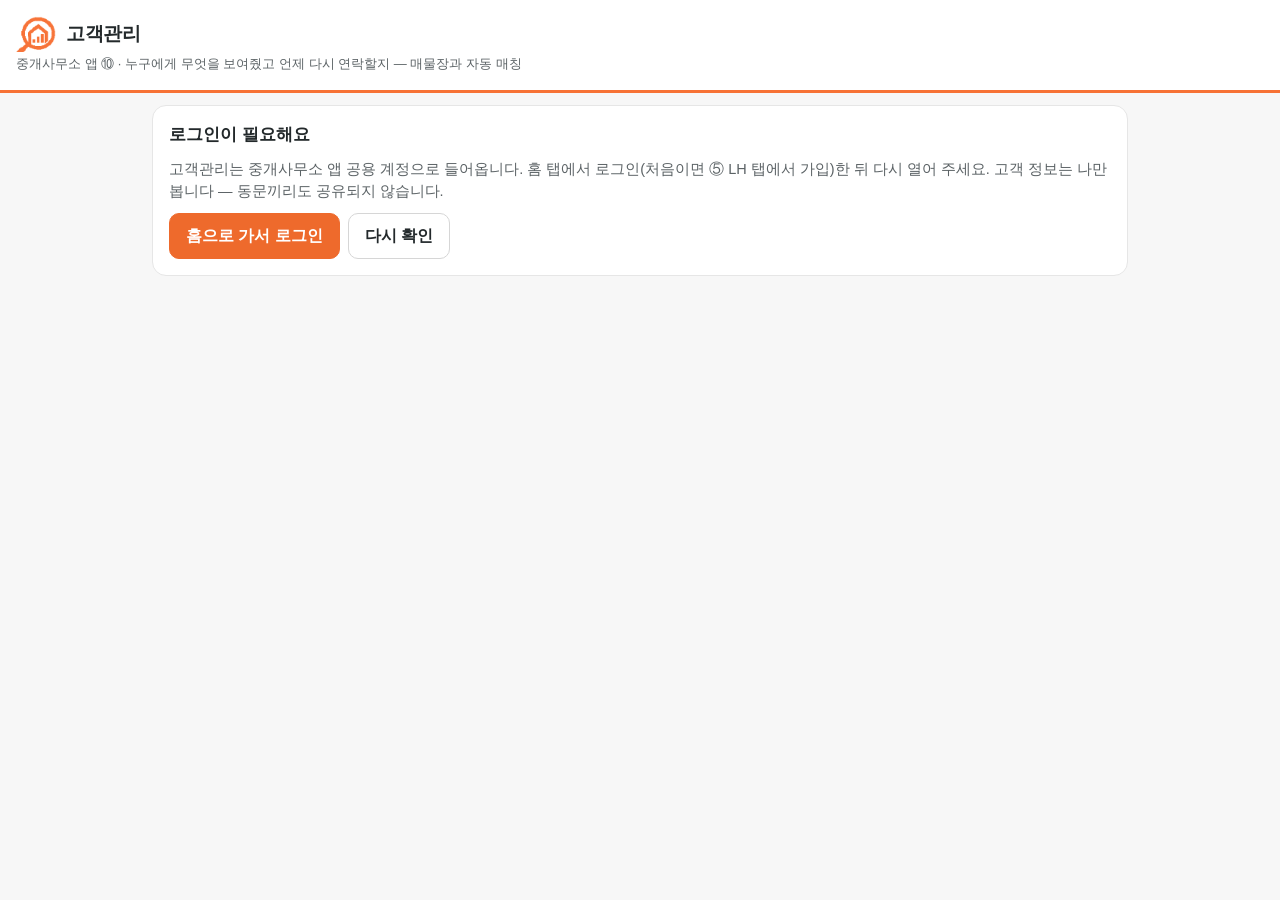
<file: crm.html>
<!DOCTYPE html>
<html lang="ko">
<head>
<meta charset="utf-8">
<meta name="viewport" content="width=device-width, initial-scale=1">
<title>고객관리 — 손님·의뢰인 관리 · 중개사무소 앱 ⑩</title>
<script>if(/[?&]embed=1/.test(location.search))document.documentElement.classList.add("embed")</script>
<meta name="theme-color" content="#ffffff">
<link rel="icon" href="img/icon-192.png">
<link rel="apple-touch-icon" href="img/icon-192.png">
<style>
:root{--bg:#F7F7F7;--card:#fff;--ink:#23292B;--sub:#5C6366;--line:#E6E6E6;--brand:#EE6A2C;--brand-soft:#FDEEE5;
  --red:#b42318;--red-soft:#fdecea;--yel:#7a5400;--yel-soft:#fff4d6;--grn:#17733f;--grn-soft:#e4f4ea;--r:14px}
*{box-sizing:border-box}
html,body{margin:0;background:var(--bg);color:var(--ink);font-family:-apple-system,BlinkMacSystemFont,"Apple SD Gothic Neo","Malgun Gothic","Noto Sans KR",sans-serif;font-size:16px;line-height:1.55;-webkit-text-size-adjust:100%}
header{background:var(--brand);color:#fff;padding:16px}
header h1{margin:0;font-size:19px;letter-spacing:-.3px}
header p{margin:2px 0 0;font-size:13px;opacity:.85}
.embed header{display:none}
.wrap{max-width:1000px;margin:0 auto;padding:12px 12px 60px}
.card{background:var(--card);border:1px solid var(--line);border-radius:var(--r);padding:16px;margin:0 0 12px}
.card h2{font-size:16.5px;margin:0 0 10px}
h3.sec{font-size:15px;margin:16px 2px 8px;color:var(--sub)}
label.f{display:block;font-size:13.5px;color:var(--sub);font-weight:600}
input[type=text],input[type=tel],input[type=search],input[type=date],select,textarea{width:100%;min-height:46px;border:1px solid #D6D6D6;border-radius:10px;padding:10px 12px;font:inherit;color:var(--ink);background:#fff;margin-top:4px}
textarea{min-height:90px;resize:vertical}
input:focus,select:focus,textarea:focus{outline:2px solid #F9B48F;border-color:var(--brand)}
.grid{display:grid;grid-template-columns:1fr 1fr;gap:10px}
.grid3{display:grid;grid-template-columns:repeat(3,1fr);gap:10px}
.grid4{display:grid;grid-template-columns:repeat(4,1fr);gap:10px}
.full{grid-column:1/-1}
.row{display:flex;gap:8px;flex-wrap:wrap;align-items:center}
.btn{min-height:46px;border:1px solid #D6D6D6;background:#fff;border-radius:10px;padding:10px 16px;font:inherit;font-weight:700;color:var(--ink);cursor:pointer;text-decoration:none;display:inline-flex;align-items:center;justify-content:center;gap:6px}
.btn.pri{background:var(--brand);border-color:var(--brand);color:#fff}
.btn.sm{min-height:44px;padding:8px 12px;font-size:14px}
.btn.red{color:var(--red);border-color:#f0c4bf}
.btn:disabled{opacity:.5;cursor:default}
.seg{display:flex;border:1px solid #D6D6D6;border-radius:10px;overflow:hidden;margin-top:4px;flex-wrap:nowrap}
.seg button{flex:1;min-height:44px;border:0;background:#fff;font:inherit;font-weight:700;color:var(--sub);cursor:pointer;padding:0 6px;white-space:nowrap}
.seg button+button{border-left:1px solid #D6D6D6}
.seg button.on{background:var(--brand);color:#fff}
.hint{font-size:13px;color:var(--sub);margin:4px 0 0}
.note{padding:11px 14px;border-radius:12px;font-size:14px;margin:10px 0 0}
.note.y{background:var(--yel-soft);color:var(--yel)} .note.r{background:var(--red-soft);color:var(--red)} .note.g{background:var(--grn-soft);color:var(--grn)} .note.b{background:var(--brand-soft);color:var(--brand)}
.hide{display:none!important}
nav.sub{display:flex;gap:6px;overflow-x:auto;scrollbar-width:none;margin:0 0 12px;position:sticky;top:0;z-index:20;background:var(--bg);padding:4px 0 8px}
nav.sub::-webkit-scrollbar{display:none}
nav.sub button{flex:none;min-height:44px;border:1px solid var(--line);background:#fff;border-radius:999px;padding:6px 15px;font:inherit;font-size:14.5px;font-weight:700;color:var(--sub);cursor:pointer}
nav.sub button.on{background:var(--brand);border-color:var(--brand);color:#fff}
.chips{display:flex;gap:6px;flex-wrap:wrap;margin:0 0 8px}
.chips button{min-height:40px;border:1px solid var(--line);background:#fff;border-radius:999px;padding:4px 13px;font:inherit;font-size:14px;font-weight:700;color:var(--sub);cursor:pointer}
.chips button.on{background:var(--ink);border-color:var(--ink);color:#fff}
.chips button small{font-weight:600;opacity:.75;margin-left:3px}
.filters{display:grid;grid-template-columns:1fr 1fr 2fr;gap:8px}
.alerts .note{margin:0 0 8px;cursor:pointer}
.res-head{display:flex;justify-content:space-between;align-items:center;margin:4px 2px 8px;gap:8px}
.res-head b{font-size:15px}
.list{display:grid;grid-template-columns:repeat(auto-fill,minmax(300px,1fr));gap:10px}
.it{background:#fff;border:1px solid var(--line);border-radius:14px;padding:12px;cursor:pointer;text-align:left;font:inherit;color:inherit;display:flex;gap:11px;width:100%}
.it:hover{border-color:#F5A47C;box-shadow:0 4px 14px rgba(0,0,0,.05)}
.it .th{width:78px;height:78px;flex:none;border-radius:10px;background:#EFEFEF center/cover no-repeat;display:flex;align-items:center;justify-content:center;color:#B5B9BB;font-size:24px}
.it .bd{min-width:0;flex:1}
.it .top{display:flex;gap:5px;align-items:center;flex-wrap:wrap;font-size:12.5px;color:var(--sub)}
.tag{display:inline-block;font-size:12px;font-weight:800;border-radius:6px;padding:2px 7px;background:var(--brand-soft);color:var(--brand)}
.tag.m{background:#eef0ef;color:#4b5450}
.tag.y{background:var(--yel-soft);color:var(--yel)} .tag.r{background:var(--red-soft);color:var(--red)} .tag.g{background:var(--grn-soft);color:var(--grn)} .tag.k{background:var(--ink);color:#fff}
.it .pr{font-size:18px;font-weight:800;letter-spacing:-.4px;margin:3px 0 0}
.it .pr small{font-size:12.5px;font-weight:600;color:var(--sub);margin-left:4px}
.it .ad{font-size:14px;font-weight:600;white-space:nowrap;overflow:hidden;text-overflow:ellipsis}
.it .sp{font-size:13px;color:var(--sub)}
#map{height:64vh;min-height:360px;border-radius:14px;border:1px solid var(--line);background:#EBEBEB}
.empty{text-align:center;color:var(--sub);padding:34px 10px;font-size:14.5px}
.modal{position:fixed;inset:0;background:rgba(20,24,22,.55);z-index:70;display:flex;align-items:flex-end;justify-content:center}
.modal .box{background:#fff;width:100%;max-width:680px;max-height:92vh;overflow:auto;border-radius:18px 18px 0 0;padding:16px 16px 24px}
@media (min-width:700px){.modal{align-items:center}.modal .box{border-radius:18px}}
.mh{display:flex;justify-content:space-between;align-items:flex-start;gap:8px;margin-bottom:8px}
.mh h3{margin:0;font-size:19px}
.x{min-width:44px;min-height:44px;border:0;background:#F2F2F2;border-radius:10px;font-size:20px;cursor:pointer}
.photos{display:flex;gap:6px;overflow-x:auto;scroll-snap-type:x mandatory;margin:6px 0 10px}
.photos img{height:200px;max-width:88%;object-fit:cover;border-radius:10px;scroll-snap-align:start;flex:none;background:#eee}
.kv{display:grid;grid-template-columns:100px 1fr;gap:4px 10px;font-size:14.5px;margin:8px 0}
.kv dt{color:var(--sub)} .kv dd{margin:0;font-weight:600}
.box2{border:1px solid var(--line);border-radius:12px;padding:12px;margin-top:10px}
.box2 h4{margin:0 0 6px;font-size:15px}
.private{background:#F4F6F5;border-radius:12px;padding:12px;margin-top:10px;font-size:14.5px}
.acts{display:grid;grid-template-columns:repeat(3,1fr);gap:6px;margin-top:8px}
.acts .btn{min-height:52px;font-size:13.5px;padding:6px;flex-direction:column;gap:0;line-height:1.25}
.acts .btn span{font-size:18px}
.adrow{display:grid;grid-template-columns:1fr 1.2fr 1.2fr auto auto;gap:6px;align-items:center;margin-top:6px;font-size:14px}
.adrow input,.adrow select{min-height:40px;margin:0;padding:6px 8px}
.steps{display:flex;gap:4px;margin:8px 0}
.steps button{flex:1;min-height:42px;border:1px solid var(--line);background:#fff;border-radius:8px;font:inherit;font-size:13px;font-weight:700;color:var(--sub);cursor:pointer;padding:2px}
.steps button.on{background:var(--brand);border-color:var(--brand);color:#fff}
.thumbs{display:flex;gap:6px;flex-wrap:wrap;margin-top:8px}
.thumbs div{position:relative}
.thumbs img{width:84px;height:84px;object-fit:cover;border-radius:8px;display:block}
.thumbs button{position:absolute;right:-6px;top:-6px;width:28px;height:28px;border-radius:50%;border:0;background:#23292B;color:#fff;cursor:pointer;font-size:15px;line-height:1}
.thumbs .rep{position:absolute;left:4px;bottom:4px;font-size:11px;background:var(--brand);color:#fff;border-radius:4px;padding:0 4px}
.chk{display:flex;gap:8px;align-items:flex-start;font-size:14px;margin-top:10px}
.chk input{width:22px;height:22px;flex:none;margin-top:1px}
.toast{position:fixed;left:50%;bottom:24px;transform:translateX(-50%);background:#23292B;color:#fff;padding:10px 16px;border-radius:10px;font-size:14px;opacity:0;pointer-events:none;transition:.2s;z-index:90;max-width:90vw}
.toast.show{opacity:1}
.mt{border-top:1px solid var(--line);padding:8px 0;font-size:14px;display:flex;justify-content:space-between;gap:8px;align-items:center}
.mt:first-child{border-top:0}
table.pv{width:100%;border-collapse:collapse;font-size:13px;margin-top:8px}
table.pv th,table.pv td{border:1px solid var(--line);padding:4px 6px;text-align:left;white-space:nowrap}
.pvwrap{overflow:auto;max-height:240px}
.leaflet-popup-content{font-family:inherit;font-size:13.5px;line-height:1.45;margin:10px 12px}
.leaflet-popup-content .btn{min-height:36px;padding:4px 10px;font-size:13px;margin-top:6px}
@media (max-width:620px){.grid3,.grid4{grid-template-columns:1fr 1fr}.filters{grid-template-columns:1fr 1fr}.filters .q{grid-column:1/-1}.acts{grid-template-columns:1fr 1fr}.adrow{grid-template-columns:1fr 1fr}}
</style>
<style>
.cu{background:#fff;border:1px solid var(--line);border-radius:14px;padding:12px 14px;cursor:pointer;text-align:left;font:inherit;color:inherit;display:block;width:100%}
.cu:hover{border-color:#F5A47C;box-shadow:0 4px 14px rgba(0,0,0,.05)}
.cu .nm{font-size:17px;font-weight:800;display:flex;gap:6px;align-items:center;flex-wrap:wrap}
.cu .w{font-size:13.5px;color:var(--sub);margin-top:2px}
.cu .ll{font-size:13px;color:var(--sub);border-top:1px dashed var(--line);margin-top:7px;padding-top:6px;display:flex;justify-content:space-between;gap:6px}
.temp{display:inline-block;font-size:12px;font-weight:800;border-radius:6px;padding:2px 7px}
.t-A{background:#fde3d6;color:#b13b0a}.t-B{background:var(--yel-soft);color:var(--yel)}.t-C{background:#e6eef7;color:#2d5a8a}.t-휴면{background:#eef0ef;color:#6b736f}
.tl{border-left:3px solid var(--line);margin:6px 0 0 6px;padding-left:12px}
.tl .ev{position:relative;padding:6px 0 10px;font-size:14.5px}
.tl .ev::before{content:"";position:absolute;left:-19px;top:11px;width:11px;height:11px;border-radius:50%;background:var(--brand)}
.tl .ev .h{font-size:13px;color:var(--sub)}
.pick{display:flex;flex-direction:column;gap:6px;max-height:260px;overflow:auto;margin-top:6px}
.pick label{display:flex;gap:8px;align-items:center;border:1px solid var(--line);border-radius:10px;padding:8px 10px;font-size:14px;cursor:pointer}
.pick input{width:20px;height:20px;flex:none}
.pick .sc{margin-left:auto;font-weight:800;color:var(--brand);white-space:nowrap}
.quick{display:flex;gap:6px;flex-wrap:wrap;margin-top:6px}
.quick button{min-height:38px;border:1px solid var(--line);background:#fff;border-radius:999px;padding:4px 12px;font:inherit;font-size:13.5px;font-weight:700;color:var(--sub);cursor:pointer}
.quick button.on{background:var(--ink);color:#fff;border-color:var(--ink)}
.cbx{display:flex;flex-wrap:wrap;gap:6px;margin-top:4px}
.cbx label{display:flex;align-items:center;gap:5px;border:1px solid #D6D6D6;border-radius:999px;padding:6px 11px;font-size:14px;font-weight:600;color:var(--ink);cursor:pointer;background:#fff}
.cbx input{width:18px;height:18px;margin:0}
.cbx label:has(input:checked){background:var(--brand-soft);border-color:var(--brand);color:var(--l3-deep,#C9531B)}
.stat4{display:grid;grid-template-columns:repeat(4,1fr);gap:8px;margin-bottom:12px}
.stat4 button{background:#fff;border:1px solid var(--line);border-radius:12px;padding:10px;text-align:left;font:inherit;color:inherit;cursor:pointer}
.stat4 b{display:block;font-size:12.5px;color:var(--sub)} .stat4 .v{font-size:22px;font-weight:800}
.stat4 .warn .v{color:var(--red)}
@media (max-width:620px){.stat4{grid-template-columns:1fr 1fr}}
</style>
<link rel="stylesheet" href="land3.css">
</head>
<body>
<header><h1>고객관리</h1><p>중개사무소 앱 ⑩ · 누구에게 무엇을 보여줬고 언제 다시 연락할지 — 매물장과 자동 매칭</p></header>
<div class="wrap" id="app"><div class="empty">불러오는 중…</div></div>
<div class="toast" id="toast"></div>

<script>
(function(){
"use strict";
const SB_URL="https://dwtylilyvmvbpsryvlcg.supabase.co", SB_KEY="sb_publishable_Vht7Hh-4GF-mpbnprPp3FQ_AgGPTKTH", TK="junggae-token";
const $=s=>document.querySelector(s), $$=s=>[...document.querySelectorAll(s)];
const esc=s=>String(s??'').replace(/[&<>"']/g,c=>({'&':'&amp;','<':'&lt;','>':'&gt;','"':'&quot;',"'":'&#39;'}[c]));
const LS={get(k,d){try{const v=localStorage.getItem(k);return v?JSON.parse(v):d}catch(e){return d}},set(k,v){try{localStorage.setItem(k,JSON.stringify(v));return true}catch(e){return false}}};
function toast(m){const t=$('#toast');t.textContent=m;t.classList.add('show');clearTimeout(toast.t);toast.t=setTimeout(()=>t.classList.remove('show'),2600)}
const token=()=>{try{return localStorage.getItem(TK)||''}catch(e){return''}};
async function rpc(fn,args){
  let r;try{r=await fetch(SB_URL+'/rest/v1/rpc/'+fn,{method:'POST',headers:{apikey:SB_KEY,'Content-Type':'application/json'},body:JSON.stringify(Object.assign({p_token:token()},args||{}))})}catch(e){throw new Error('인터넷 연결을 확인하세요')}
  const t=await r.text();let j=null;try{j=t?JSON.parse(t):null}catch(e){}
  if(!r.ok){const m=(j&&j.message)||('서버 오류 '+r.status);if(m==='AUTH_REQUIRED'){try{localStorage.removeItem(TK)}catch(e){}S.me=null;render()}throw new Error(m)}
  return j}
async function copy(text){try{await navigator.clipboard.writeText(text);return true}catch(e){const ta=document.createElement('textarea');ta.value=text;document.body.appendChild(ta);ta.select();let ok=false;try{ok=document.execCommand('copy')}catch(_){}ta.remove();return ok}}

const KINDS=[['임차','임차 손님(전·월세 찾는)'],['매수','매수 손님'],['매도','매도 의뢰인'],['임대','임대 의뢰인(집주인)'],['투자','투자자'],['법인','법인'],['공동중개','동문·공동중개 상대']];
const SEEK=['임차','매수','투자','법인'];
const SOURCES=['다방','네이버','직방','블로그','유튜브','당근','소개','워크인','전화','공실클럽','기타'];
const TEMPS=[['A','🔥A 바로 계약'],['B','B 비교 중'],['C','C 탐색 중'],['휴면','❄ 휴면']];
const LOGT=['전화','문자','방문','현장안내','계약','메모'];
const REACT=['좋음','보통','별로'];
const DEALS=['월세','전세','매매','단기'];
const MKINDS=['원룸','투룸','쓰리룸+','오피스텔','아파트','빌라','단독·다가구','상가','사무실','지식산업센터','공장·창고','토지','건물','기타'];
const MUST=['주차','엘리베이터','반려동물','LH 전세임대','신축(5년 이내)','역세권','즉시입주'];
const ACTIVE=['접수','광고중','계약진행'];
const S={me:null,tab:'today',f:LS.get('cr.filter',{grp:'진행',temp:'',kind:'',q:''}),list:[],mj:[],edit:null,today:null};

/* ---------- 표시 ---------- */
function man(won){if(won==null||won==='')return'';const m=Math.round(won/1e4);if(m>=1e4){const e=Math.floor(m/1e4),r=m%1e4;return e+'억'+(r?' '+r.toLocaleString():'')}return m.toLocaleString()}
const ymd=d=>d.getFullYear()+'-'+String(d.getMonth()+1).padStart(2,'0')+'-'+String(d.getDate()).padStart(2,'0');
const today=()=>ymd(new Date());
const addDays=(s,n)=>{const d=new Date(s+'T00:00:00');d.setDate(d.getDate()+n);return ymd(d)};
const addMonths=(s,n)=>{const d=new Date(s+'T00:00:00');d.setMonth(d.getMonth()+n);return ymd(d)};
const dday=s=>Math.round((new Date(s+'T00:00:00')-new Date(today()+'T00:00:00'))/864e5);
const ddT=s=>{const n=dday(s);return n===0?'오늘':n<0?(-n)+'일 지남':'D-'+n};
const md=s=>s?s.slice(5).replace('-','/'):'';
function ago(ts){const d=Math.floor((Date.now()-new Date(ts))/864e5);return d<=0?'오늘':d===1?'어제':d+'일 전'}
const tel=x=>String(x||'').replace(/\D/g,''),fmtTel=x=>{const d=tel(x);return d.length===11?d.replace(/(\d{3})(\d{4})(\d{4})/,'$1-$2-$3'):d.length===10?d.replace(/(\d{2,3})(\d{3,4})(\d{4})/,'$1-$2-$3'):d};
const kindName=k=>(KINDS.find(x=>x[0]===k)||[,k])[1];
const tempT=t=>`<span class="temp t-${esc(t)}">${esc((TEMPS.find(x=>x[0]===t)||[,t])[1])}</span>`;
function priceText(l){if(l.deal==='매매')return'매매 '+(man(l.price)||'-');if(l.deal==='전세')return'전세 '+(man(l.deposit)||'-');return(l.deal==='단기'?'단기 ':'월세 ')+(man(l.deposit)||'0')+'/'+(man(l.rent)||'0')}
function lTitle(l){return `${priceText(l)} · ${l.kind} · ${l.addr.split(' ').slice(-2).join(' ')}${l.ho?' '+l.ho:''}`}
function wantsText(w){if(!w)return'';const a=[];if(w.deals&&w.deals.length)a.push(w.deals.join('/'));if(w.kinds&&w.kinds.length)a.push(w.kinds.join('·'));
  if(w.area)a.push(w.area);if(w.maxDeposit)a.push('보증금 '+man(w.maxDeposit)+'↓');if(w.maxRent)a.push('월세 '+man(w.maxRent)+'↓');if(w.maxPrice)a.push('매매 '+man(w.maxPrice)+'↓');
  if(w.minArea)a.push(w.minArea+'㎡↑');if(w.minRooms)a.push('방'+w.minRooms+'↑');if(w.moveBy)a.push(md(w.moveBy)+'까지 입주');if(w.must&&w.must.length)a.push(w.must.join(','));return a.join(' · ')}

/* ---------- 매칭 점수 (매물장과 같은 규칙) ---------- */
function score(w,l){if(!w||!l)return 0;let s=100;const why=[];
  if(w.deals&&w.deals.length&&!w.deals.includes(l.deal))return 0;
  if(w.kinds&&w.kinds.length&&!w.kinds.includes(l.kind))return 0;
  const over=(v,mx)=>mx&&v!=null&&v>mx;
  if(l.deal==='매매'){if(over(l.price,w.maxPrice*1.05))return 0;if(over(l.price,w.maxPrice)){s-=15;why.push('예산 살짝 초과')}}
  else{if(over(l.deposit,w.maxDeposit*1.1))return 0;if(over(l.deposit,w.maxDeposit)){s-=15;why.push('보증금 살짝 초과')}
    if(l.deal!=='전세'){if(over(l.rent,w.maxRent*1.15))return 0;if(over(l.rent,w.maxRent)){s-=15;why.push('월세 살짝 초과')}}}
  if(w.area){const ks=w.area.split(/[,\s/]+/).filter(Boolean);if(ks.length&&!ks.some(k=>(l.addr+' '+(l.bldg||'')+' '+(l.region||'')).includes(k))){s-=35;why.push('희망 지역 밖')}}
  if(w.minArea&&l.area&&+l.area<+w.minArea){s-=15;why.push('면적 작음')}
  if(w.minRooms&&l.rooms!=null&&l.rooms<+w.minRooms){s-=20;why.push('방 수 부족')}
  const m=w.must||[];
  if(m.includes('주차')&&(!l.park||/불가|없|^0/.test(l.park))){s-=15;why.push('주차?')}
  if(m.includes('엘리베이터')&&l.elevator!==true){s-=15;why.push('엘리베이터?')}
  if(m.includes('LH 전세임대')&&l.lh_light&&l.lh_light!=='초록'){s-=25;why.push('LH '+l.lh_light)}
  if(m.includes('반려동물')&&!/반려|애완|펫/.test((l.memo||'')+(l.options||''))){s-=5;why.push('반려동물 확인')}
  score.why=why;return Math.max(s,0)}
function matchesFor(c){if(!SEEK.includes(c.kind))return[];return S.mj.filter(l=>ACTIVE.includes(l.status)).map(l=>{const sc=score(c.wants,l);return{l,sc,why:score.why||[]}}).filter(x=>x.sc>=50).sort((a,b)=>b.sc-a.sc)}
function customersFor(l){return S.list.filter(c=>c.stage!=='종료'&&SEEK.includes(c.kind)).map(c=>{const sc=score(c.wants,l);return{c,sc,why:score.why||[]}}).filter(x=>x.sc>=50).sort((a,b)=>b.sc-a.sc||(a.c.temp>b.c.temp?1:-1))}

/* ---------- 화면 ---------- */
function render(){
  const A=$('#app');
  if(!token()||!S.me){A.innerHTML=`<div class="card"><h2>로그인이 필요해요</h2><p class="hint" style="font-size:14.5px">고객관리는 중개사무소 앱 공용 계정으로 들어옵니다. 홈 탭에서 로그인(처음이면 ⑤ LH 탭에서 가입)한 뒤 다시 열어 주세요. 고객 정보는 나만 봅니다 — 동문끼리도 공유되지 않습니다.</p>
    <div class="row" style="margin-top:10px"><a class="btn pri" href="index.html#home" target="_top">홈으로 가서 로그인</a><button class="btn" id="retry">다시 확인</button></div></div>`;
    $('#retry').onclick=boot;return}
  const due=S.list.filter(c=>c.stage!=='종료'&&c.next_at&&dday(c.next_at)<=0).length;
  const tabs=[['today','📅 오늘',due],['list','👥 고객'],['new',S.edit?'✏️ 수정':'➕ 고객 등록'],['io','⇅ 가져오기·정리']];
  A.innerHTML=`<nav class="sub">${tabs.map(([k,t,b])=>`<button data-tab="${k}" class="${S.tab===k?'on':''}">${t}${b?` <span class="tag r" style="margin-left:3px">${b}</span>`:''}</button>`).join('')}</nav><div id="pane"></div>`;
  $$('nav.sub button').forEach(b=>b.onclick=()=>{if(b.dataset.tab!=='new')S.edit=null;S.tab=b.dataset.tab;render()});
  ({today:paneToday,list:paneList,new:paneNew,io:paneIO})[S.tab]();
}
function cuCard(c){const ll=c.last_log;const mt=SEEK.includes(c.kind)?matchesFor(c).filter(x=>!(c.shown||[]).includes(x.l.id)).length:0;
  return `<button class="cu" data-id="${c.id}"><div class="nm">${esc(c.name)} ${tempT(c.temp)}<span class="tag m">${esc(c.kind)}</span>${c.stage!=='진행'?`<span class="tag ${c.stage==='계약'?'g':'m'}">${esc(c.stage)}</span>`:''}${c.next_at?`<span class="tag ${dday(c.next_at)<=0?'r':'y'}" style="margin-left:auto">📞 ${dday(c.next_at)===0?'오늘':md(c.next_at)}${dday(c.next_at)<0?' 지남':''}</span>`:''}</div>
    <div class="w">${esc(wantsText(c.wants)||c.memo||'')}</div>
    <div class="ll"><span>${ll?esc(md(ll.at)+' '+ll.type+(ll.body?' · '+ll.body:'')):'기록 없음'}</span><span>${mt?`<b style="color:var(--brand)">새 맞는 매물 ${mt}</b>`:c.source?esc(c.source):''}</span></div></button>`}

/* ---------- 오늘 ---------- */
function paneToday(){const L=S.list.filter(c=>c.stage!=='종료');
  const due=L.filter(c=>c.next_at&&dday(c.next_at)<=0).sort((a,b)=>a.next_at<b.next_at?-1:1);
  const soon=L.filter(c=>c.next_at&&dday(c.next_at)>0&&dday(c.next_at)<=7).sort((a,b)=>a.next_at<b.next_at?-1:1);
  const hot=L.filter(c=>c.temp==='A'&&!(c.next_at&&dday(c.next_at)<=0));
  const ev=[];L.forEach(c=>(c.deals||[]).forEach(d=>{[['계약',d.contract],['중도금',d.middle],['잔금',d.balance]].forEach(([w,dt])=>{if(dt&&dday(dt)>=0&&dday(dt)<=14)ev.push({c,w,dt,d})});
    if(d.expiry){const n=dday(d.expiry);if(n>=0&&n<=200)ev.push({c,w:'만기',dt:d.expiry,d,far:n>92?'6개월 전 — 갱신·이사 의사 확인':n>60?'3개월 전 — 재계약 조건 협의':'곧 만기'})}}));
  ev.sort((a,b)=>a.dt<b.dt?-1:1);
  const newMatch=L.filter(c=>SEEK.includes(c.kind)&&c.temp!=='휴면').map(c=>({c,n:matchesFor(c).filter(x=>!(c.shown||[]).includes(x.l.id)).length})).filter(x=>x.n).sort((a,b)=>b.n-a.n);
  $('#pane').innerHTML=`<div class="stat4">
      <button class="${due.length?'warn':''}" data-j="due"><b>오늘 연락할 손님</b><div class="v">${due.length}</div></button>
      <button data-j="hot"><b>🔥 A 손님</b><div class="v">${L.filter(c=>c.temp==='A').length}</div></button>
      <button data-j="ev"><b>2주 안 계약 일정</b><div class="v">${ev.filter(e=>e.w!=='만기').length}</div></button>
      <button data-j="nm"><b>새로 맞는 매물</b><div class="v">${newMatch.length}<small style="font-size:13px;color:var(--sub)">명</small></div></button></div>
    <h3 class="sec" id="j-due">📞 오늘 연락할 손님 ${due.length}</h3>
    ${due.length?`<div class="list">${due.map(cuCard).join('')}</div>`:`<div class="card hint" style="margin:0">오늘 연락할 손님이 없어요. 상담 기록을 남길 때 "다음 연락일"을 정하면 여기에 모입니다.</div>`}
    ${ev.length?`<h3 class="sec" id="j-ev">📆 계약·잔금·만기 일정</h3><div class="card" style="padding:8px 14px">${ev.map(e=>`<div class="mt"><span><b>${esc(e.c.name)}</b> · ${esc(e.w)}${e.d.title?' · '+esc(e.d.title):''}${e.far?`<br><span class="hint">${e.far}</span>`:''}</span><span><span class="tag ${dday(e.dt)<=3?'r':'y'}">${md(e.dt)} ${ddT(e.dt)}</span> <button class="btn sm" data-id="${e.c.id}" style="min-height:38px">열기</button></span></div>`).join('')}</div>`:''}
    ${newMatch.length?`<h3 class="sec" id="j-nm">✨ 안내 안 한 맞는 매물이 있는 손님</h3><div class="card" style="padding:8px 14px">${newMatch.slice(0,12).map(x=>`<div class="mt"><span><b>${esc(x.c.name)}</b> ${tempT(x.c.temp)} <span class="hint">${esc(wantsText(x.c.wants))}</span></span><span><b style="color:var(--brand)">${x.n}건</b> <button class="btn sm" data-id="${x.c.id}" data-m="1" style="min-height:38px">보기</button></span></div>`).join('')}</div>`:''}
    ${soon.length?`<h3 class="sec">이번 주 연락 예정 ${soon.length}</h3><div class="list">${soon.map(cuCard).join('')}</div>`:''}
    ${hot.length?`<h3 class="sec" id="j-hot">🔥 A 손님(바로 계약 가능)</h3><div class="list">${hot.map(cuCard).join('')}</div>`:''}
    ${!S.list.length?`<div class="empty">아직 고객이 없어요.<br><button class="btn pri" style="margin-top:12px" id="goNew">➕ 첫 고객 등록</button></div>`:''}`;
  bindOpen();$$('[data-j]').forEach(b=>b.onclick=()=>{const t=$('#j-'+b.dataset.j);if(t)t.scrollIntoView({behavior:'smooth'})});
  const g=$('#goNew');if(g)g.onclick=()=>{S.tab='new';render()}}
function bindOpen(){$$('#pane [data-id]').forEach(b=>b.onclick=()=>openCust(b.dataset.id,b.dataset.m?'match':''))}

/* ---------- 고객 목록 ---------- */
function paneList(){const f=S.f,q=(f.q||'').toLowerCase();
  const L=S.list.filter(c=>(f.grp==='전체'||(f.grp==='진행'?c.stage==='진행':f.grp==='계약'?c.stage==='계약':c.stage==='종료'))&&(!f.temp||c.temp===f.temp)&&(!f.kind||(f.kind==='찾는'?SEEK.includes(c.kind):f.kind==='내놓은'?['매도','임대'].includes(c.kind):c.kind===f.kind))
    &&(!q||[c.name,c.phone,c.memo,wantsText(c.wants),c.source].join(' ').toLowerCase().includes(q)))
    .sort((a,b)=>{const o={A:0,B:1,C:2,'휴면':3};return(o[a.temp]-o[b.temp])||((a.next_at||'9')<(b.next_at||'9')?-1:1)});
  const cnt=g=>S.list.filter(c=>g==='전체'||(g==='진행'?c.stage==='진행':g==='계약'?c.stage==='계약':c.stage==='종료')).length;
  $('#pane').innerHTML=`<div class="chips">${['진행','계약','종료','전체'].map(k=>`<button data-g="${k}" class="${f.grp===k?'on':''}">${k}<small>${cnt(k)}</small></button>`).join('')}</div>
    <div class="card" style="padding:12px"><div class="filters">
      <label class="f">종류<select id="fKind"><option value="">전체</option><option value="찾는" ${f.kind==='찾는'?'selected':''}>찾는 손님(임차·매수·투자)</option><option value="내놓은" ${f.kind==='내놓은'?'selected':''}>내놓은 의뢰인(매도·임대)</option>${KINDS.map(([k,t])=>`<option value="${k}" ${f.kind===k?'selected':''}>${t}</option>`).join('')}</select></label>
      <label class="f">온도<select id="fTemp"><option value="">전체</option>${TEMPS.map(([k,t])=>`<option value="${k}" ${f.temp===k?'selected':''}>${t}</option>`).join('')}</select></label>
      <label class="f q">검색<input type="search" id="fQ" value="${esc(f.q)}" placeholder="이름·전화·조건·메모"></label></div></div>
    <div class="res-head"><b>고객 ${L.length}명</b><button class="btn sm pri" id="goNew">➕ 등록</button></div>
    ${L.length?`<div class="list">${L.map(cuCard).join('')}</div>`:'<div class="empty">조건에 맞는 고객이 없어요.</div>'}`;
  $$('.chips button').forEach(b=>b.onclick=()=>{S.f.grp=b.dataset.g;LS.set('cr.filter',S.f);paneList()});
  $('#fKind').onchange=$('#fTemp').onchange=()=>{S.f.kind=$('#fKind').value;S.f.temp=$('#fTemp').value;LS.set('cr.filter',S.f);paneList()};
  let t=null;$('#fQ').oninput=()=>{clearTimeout(t);t=setTimeout(()=>{S.f.q=$('#fQ').value.trim();LS.set('cr.filter',S.f);paneList();const i=$('#fQ');i.focus();i.setSelectionRange(i.value.length,i.value.length)},350)};
  $('#goNew').onclick=()=>{S.tab='new';S.edit=null;render()};bindOpen()}

/* ---------- 고객 상세 ---------- */
function modal(html){const d=document.createElement('div');d.className='modal';d.innerHTML=`<div class="box">${html}</div>`;document.body.appendChild(d);
  d.onclick=e=>{if(e.target===d)close()};const close=()=>{d.remove();removeEventListener('keydown',k)};const k=e=>{if(e.key==='Escape')close()};addEventListener('keydown',k);d.close=close;return d}
async function openCust(id,focus,preLid){let c;try{c=await rpc('cr_get',{p_id:id})}catch(e){toast(e.message);return}
  const mj=id2=>S.mj.find(l=>l.id===id2);const seek=SEEK.includes(c.kind);
  const shown=new Set((c.logs||[]).flatMap(g=>g.listing_ids||[]));
  const M=seek?matchesFor(c):[];
  const d=modal(`<div class="mh"><div><h3>${esc(c.name)} ${tempT(c.temp)}</h3><div class="hint" style="margin:2px 0 0">${esc(kindName(c.kind))}${c.source?' · '+esc(c.source):''} · 등록 ${ago(c.created_at)}${c.stage!=='진행'?' · '+esc(c.stage):''}</div></div><button class="x">×</button></div>
    ${c.phone?`<div class="row"><a class="btn pri sm" href="tel:${tel(c.phone)}">📞 ${fmtTel(c.phone)}</a><a class="btn sm" href="sms:${tel(c.phone)}">💬 문자</a></div>`:''}
    <div class="quick" id="qTemp">${TEMPS.map(([k,t])=>`<button data-t="${k}" class="${c.temp===k?'on':''}">${t}</button>`).join('')}</div>
    ${seek&&wantsText(c.wants)?`<div class="note b">🎯 ${esc(wantsText(c.wants))}</div>`:''}
    ${c.memo?`<div class="hint" style="white-space:pre-wrap;font-size:14px;margin-top:8px">${esc(c.memo)}</div>`:''}
    <div class="box2"><h4>상담 기록 남기기</h4>
      <div class="quick" id="lType">${LOGT.map(t=>`<button data-v="${t}" class="${t==='전화'?'on':''}">${t}</button>`).join('')}</div>
      <div class="grid" style="margin-top:6px"><label class="f">날짜<input type="date" id="lAt" value="${today()}"></label>
        <label class="f">손님 반응<select id="lReact"><option value="">-</option>${REACT.map(r=>`<option>${r}</option>`).join('')}</select></label>
        <label class="f full">내용<textarea id="lBody" style="min-height:64px" placeholder="예: 봉천동 투룸 2곳 안내, 채광 좋은 쪽 선호. 보증금 2천까지 올릴 수 있음"></textarea></label></div>
      ${S.mj.length?`<label class="f" style="margin-top:6px">안내·소개한 매물(매물장)</label><div class="pick" id="lPick">${(M.length?M.map(x=>x.l):[]).concat(S.mj.filter(l=>ACTIVE.includes(l.status)&&!M.some(x=>x.l.id===l.id))).slice(0,60).map(l=>{const x=M.find(y=>y.l.id===l.id);
        return `<label><input type="checkbox" value="${l.id}" ${preLid===l.id?'checked':''}><span>${esc(lTitle(l))}${shown.has(l.id)?' <span class="tag m">안내함</span>':''}</span>${x?`<span class="sc">${x.sc}%</span>`:''}</label>`}).join('')}</div>`:''}
      <label class="f" style="margin-top:8px">다음 연락일</label>
      <div class="quick" id="lNext">${[['','없음'],[addDays(today(),1),'내일'],[addDays(today(),3),'3일 뒤'],[addDays(today(),7),'1주 뒤'],[addDays(today(),14),'2주 뒤'],[addMonths(today(),1),'1달 뒤']].map(([v,t])=>`<button data-v="${v}" class="${v===(c.next_at&&dday(c.next_at)>0?c.next_at:addDays(today(),3))?'on':''}">${t}</button>`).join('')}<input type="date" id="lNextD" style="width:auto;min-height:38px;margin:0;padding:4px 8px"></div>
      <button class="btn pri" id="lSave" style="width:100%;margin-top:10px">기록 저장</button></div>
    ${seek?`<div class="box2" id="mBox"><h4>✨ 조건에 맞는 내 매물 ${M.length}건</h4>${M.length?`<div class="pick" id="mPick">${M.slice(0,20).map(x=>`<label><input type="checkbox" value="${x.l.id}"><span>${esc(lTitle(x.l))}${shown.has(x.l.id)?' <span class="tag m">안내함</span>':' <span class="tag">새</span>'}${x.why.length?`<br><span class="hint">${esc(x.why.join(' · '))}</span>`:''}</span><span class="sc">${x.sc}%</span></label>`).join('')}</div>
      <div class="row" style="margin-top:8px"><button class="btn sm" id="mCopy">📋 고른 매물 추천 문자 복사</button>${c.phone?`<button class="btn sm" id="mSms">💬 문자로 보내기</button>`:''}</div><p class="hint">동·호수·의뢰인 정보는 빠집니다. 보낸 뒤 "상담 기록"에 소개한 매물로 체크해 두세요.</p>`
      :`<p class="hint" style="margin:0">${S.mj.length?'지금 매물장에 맞는 매물이 없어요. 조건을 조금 넓혀 보거나 공실클럽에서 찾아보세요.':'매물장(⑨)에 매물을 넣으면 자동으로 맞춰 드립니다.'}</p>`}</div>`:''}
    <div class="box2"><h4>상담 이력 ${c.logs.length}건</h4>${c.logs.length?`<div class="tl">${c.logs.map(g=>`<div class="ev"><div class="h">${esc(g.at)} · <b>${esc(g.type)}</b>${g.reaction?' · 반응 '+esc(g.reaction):''} <a href="#" data-dl="${g.id}" style="color:var(--sub);margin-left:6px">지우기</a></div>${g.body?`<div style="white-space:pre-wrap">${esc(g.body)}</div>`:''}${(g.listing_ids||[]).map(i=>{const l=mj(i);return l?`<div class="hint">🏠 ${esc(lTitle(l))}</div>`:''}).join('')}</div>`).join('')}</div>`:'<p class="hint" style="margin:0">아직 기록이 없어요.</p>'}</div>
    <div class="box2"><h4>계약 일정</h4><div id="deals"></div><button class="btn sm" id="dAdd" style="margin-top:6px">+ 계약 일정 추가</button></div>
    <div class="row" style="margin-top:14px"><button class="btn sm" id="cEdit">✏️ 정보·조건 수정</button>${c.stage!=='종료'?'<button class="btn sm" id="cEnd">거래 종료</button>':'<button class="btn sm" id="cRe">다시 진행</button>'}<button class="btn sm red" id="cDel">삭제(파기)</button></div>`);
  d.querySelector('.x').onclick=d.close;
  const reopen=async(msg,f)=>{if(msg)toast(msg);await loadAll();d.close();openCust(id,f)};
  d.querySelectorAll('#qTemp button').forEach(b=>b.onclick=async()=>{try{await rpc('cr_save',{p_id:id,p_d:Object.assign(toSave(c),{temp:b.dataset.t})});await reopen('온도를 바꿨어요')}catch(e){toast(e.message)}});
  let lt='전화',nx=null;
  d.querySelectorAll('#lType button').forEach(b=>b.onclick=()=>{lt=b.dataset.v;d.querySelectorAll('#lType button').forEach(x=>x.classList.toggle('on',x===b))});
  const nb=d.querySelectorAll('#lNext button');nb.forEach(b=>{if(b.classList.contains('on'))nx=b.dataset.v;b.onclick=()=>{nx=b.dataset.v;nb.forEach(x=>x.classList.toggle('on',x===b));d.querySelector('#lNextD').value=''}});
  d.querySelector('#lNextD').onchange=e=>{nx=e.target.value;nb.forEach(x=>x.classList.remove('on'))};
  d.querySelector('#lSave').onclick=async()=>{const ids=[...d.querySelectorAll('#lPick input:checked')].map(i=>i.value);const body=d.querySelector('#lBody').value.trim();
    if(!body&&!ids.length&&lt!=='전화'&&lt!=='문자'){toast('내용을 적거나 매물을 고르세요');return}
    if(/\d{6}[-\s]?[1-8]\d{6}/.test(body)){toast('주민등록번호처럼 보이는 숫자는 적지 마세요');return}
    try{await rpc('cr_log_add',{p_cid:id,p_d:{type:lt,at:d.querySelector('#lAt').value,body,listing_ids:ids,reaction:d.querySelector('#lReact').value,next_at:nx||''}});await reopen('기록했어요'+(nx?' · 다음 연락 '+md(nx):''))}catch(e){toast(e.message)}};
  d.querySelectorAll('[data-dl]').forEach(a=>a.onclick=async e=>{e.preventDefault();if(!confirm('이 기록을 지울까요?'))return;try{await rpc('cr_log_delete',{p_id:+a.dataset.dl});await reopen('지웠어요')}catch(er){toast(er.message)}});
  const recText=()=>{const ids=[...d.querySelectorAll('#mPick input:checked')].map(i=>i.value);const ls=(ids.length?ids:M.slice(0,3).map(x=>x.l.id)).map(mj).filter(Boolean);
    const o=LS.get('d1c.office',{});
    return `${c.name}님, 말씀하신 조건에 맞는 매물 안내드립니다.\n\n`+ls.map((l,i)=>`${i+1}) ${priceText(l)}${l.mgmt?' (관리비 '+man(l.mgmt)+'만)':''}\n   ${l.kind} · ${l.addr.split(' ').slice(1,3).join(' ')}${l.bldg?' '+l.bldg:''}\n   ${[l.area?l.area+'㎡('+(l.area*.3025).toFixed(1)+'평)':'',l.floor?l.floor+'층':'',l.rooms!=null?'방'+l.rooms:'',l.move_in?'입주 '+l.move_in:''].filter(Boolean).join(' · ')}`).join('\n\n')+
      `\n\n편하실 때 보러 가실 시간 알려 주세요.${o.name?'\n— '+o.name+(o.phone?' '+o.phone:''):''}`};
  const mc=d.querySelector('#mCopy');if(mc)mc.onclick=async()=>toast(await copy(recText())?'추천 문자를 복사했어요 — 카톡에 붙여넣으세요':'복사가 막혔어요');
  const ms=d.querySelector('#mSms');if(ms)ms.onclick=()=>{location.href='sms:'+tel(c.phone)+'?body='+encodeURIComponent(recText())};
  // 계약 일정
  const drawDeals=()=>{const box=d.querySelector('#deals');box.innerHTML=(c.deals||[]).length?c.deals.map(x=>`<div class="mt"><span><b>${esc(x.title||'계약')}</b>${x.listing_id&&mj(x.listing_id)?' · 🏠'+esc(mj(x.listing_id).addr.split(' ').slice(-2).join(' ')):''}<br><span class="hint">${[['계약',x.contract],['중도금',x.middle],['잔금',x.balance],['만기',x.expiry]].filter(y=>y[1]).map(([w,dt])=>w+' '+dt.replace(/-/g,'.')+(dday(dt)>=0&&dday(dt)<=200?' ('+ddT(dt)+')':'')).join(' · ')}</span></span><button class="btn sm" data-de="${x.id}" style="min-height:38px">수정</button></div>`).join(''):'<p class="hint" style="margin:0">계약하면 계약일·잔금일·만기일을 넣어 두세요. 잔금 3일 전, 만기 6개월·3개월 전에 홈에서 알려 드립니다.</p>';
    box.querySelectorAll('[data-de]').forEach(b=>b.onclick=()=>dealForm(c,c.deals.find(x=>x.id===b.dataset.de),d))};
  drawDeals();d.querySelector('#dAdd').onclick=()=>dealForm(c,null,d);
  d.querySelector('#cEdit').onclick=()=>{d.close();S.edit=c;S.tab='new';render()};
  const st=async s=>{try{await rpc('cr_save',{p_id:id,p_d:Object.assign(toSave(c),{stage:s,next_at:s==='종료'?'':c.next_at||''})});await reopen(s==='종료'?'거래 종료로 옮겼어요 — 보관기간이 지나면 정리 탭에서 파기하세요':'다시 진행으로 옮겼어요')}catch(e){toast(e.message)}};
  const ce=d.querySelector('#cEnd');if(ce)ce.onclick=()=>st('종료');const cr=d.querySelector('#cRe');if(cr)cr.onclick=()=>st('진행');
  d.querySelector('#cDel').onclick=async()=>{if(!confirm(c.name+' 고객과 상담 기록·계약 일정을 모두 파기할까요? 되돌릴 수 없습니다.'))return;try{await rpc('cr_delete',{p_ids:[id]});toast('파기했어요');d.close();await loadAll();render()}catch(e){toast(e.message)}};
  if(focus==='match'){const mb=d.querySelector('#mBox');if(mb)setTimeout(()=>mb.scrollIntoView({behavior:'smooth'}),80)}
  if(focus==='log')setTimeout(()=>d.querySelector('#lBody').focus(),80);
}
function dealForm(c,x,parent){x=x||{};const act=S.mj;
  const m=modal(`<div class="mh"><h3>계약 일정 ${x.id?'수정':'추가'}</h3><button class="x">×</button></div>
    <div class="grid"><label class="f full">이름<input type="text" id="dT" value="${esc(x.title||'')}" placeholder="예: 봉천동 투룸 월세"></label>
      ${act.length?`<label class="f full">매물(매물장)<select id="dL"><option value="">(선택 안 함)</option>${act.map(l=>`<option value="${l.id}" ${x.listing_id===l.id?'selected':''}>${esc(lTitle(l))}</option>`).join('')}</select></label>`:''}
      <label class="f">계약일<input type="date" id="dC" value="${esc(x.contract||'')}"></label><label class="f">중도금<input type="date" id="dM" value="${esc(x.middle||'')}"></label>
      <label class="f">잔금일<input type="date" id="dB" value="${esc(x.balance||'')}"></label><label class="f">임대차 만기일<input type="date" id="dE" value="${esc(x.expiry||'')}"></label>
      <div class="full quick" id="dQ"><span class="hint" style="align-self:center">만기 = 잔금일 +</span><button data-y="1">1년</button><button data-y="2">2년</button></div>
      <label class="f full">메모<input type="text" id="dMemo" value="${esc(x.memo||'')}" placeholder="예: 잔금 때 관리비 정산"></label></div>
    <div class="row" style="margin-top:12px"><button class="btn pri" id="dS" style="flex:1">저장</button>${x.id?'<button class="btn red" id="dX">삭제</button>':''}</div>`);
  m.querySelector('.x').onclick=m.close;
  m.querySelectorAll('#dQ button').forEach(b=>b.onclick=()=>{const base=m.querySelector('#dB').value||m.querySelector('#dC').value;if(!base){toast('잔금일을 먼저 넣으세요');return}const dd=new Date(base+'T00:00:00');dd.setFullYear(dd.getFullYear()+(+b.dataset.y));dd.setDate(dd.getDate()-1);m.querySelector('#dE').value=ymd(dd)});
  const lsel=m.querySelector('#dL');if(lsel)lsel.onchange=()=>{const l=S.mj.find(y=>y.id===lsel.value);if(l&&!m.querySelector('#dT').value)m.querySelector('#dT').value=`${l.addr.split(' ').slice(-2).join(' ')} ${l.kind} ${l.deal}`};
  m.querySelector('#dS').onclick=async()=>{const lid=lsel?lsel.value:'';
    try{await rpc('cr_deal_save',{p_cid:c.id,p_id:x.id||null,p_d:{title:m.querySelector('#dT').value.trim(),listing_id:lid,contract:m.querySelector('#dC').value,middle:m.querySelector('#dM').value,balance:m.querySelector('#dB').value,expiry:m.querySelector('#dE').value,memo:m.querySelector('#dMemo').value.trim()}});
      if(lid&&!x.id){const l=S.mj.find(y=>y.id===lid);if(l&&ACTIVE.includes(l.status)&&l.status!=='계약진행'&&confirm('매물장의 이 매물을 "계약진행"으로 바꿀까요?'))try{await rpc('mj_status',{p_id:lid,p_status:'계약진행'})}catch(e){}}
      toast('계약 일정을 저장했어요');m.close();parent.close();await loadAll();openCust(c.id)}catch(e){toast(e.message)}};
  const dx=m.querySelector('#dX');if(dx)dx.onclick=async()=>{if(!confirm('이 계약 일정을 지울까요?'))return;try{await rpc('cr_deal_delete',{p_id:x.id});m.close();parent.close();await loadAll();openCust(c.id)}catch(e){toast(e.message)}}}
function toSave(c){return{name:c.name,phone:c.phone||'',kind:c.kind,source:c.source||'',temp:c.temp,stage:c.stage,wants:c.wants||{},memo:c.memo||'',consent:true,next_at:c.next_at||''}}

/* ---------- 등록·수정 ---------- */
function paneNew(){const e=S.edit||{kind:'임차',temp:'B',wants:{}};const w=e.wants||{};const v=k=>esc(e[k]??'');const mv=k=>w[k]?Math.round(w[k]/1e4*10)/10:'';
  $('#pane').innerHTML=`<div class="card"><h2>${S.edit?'고객 정보 수정':'고객 등록'}</h2>
    <div class="grid">
      <label class="f">이름·호칭<input type="text" id="cName" value="${v('name')}" placeholder="예: 김민수 / 302호 신혼부부"></label>
      <label class="f">휴대폰<input type="tel" id="cPhone" value="${esc(fmtTel(e.phone))}" placeholder="010-0000-0000"></label>
      <label class="f">종류<select id="cKind">${KINDS.map(([k,t])=>`<option value="${k}" ${e.kind===k?'selected':''}>${t}</option>`).join('')}</select></label>
      <label class="f">어디서 왔나요<select id="cSrc"><option value="">선택</option>${SOURCES.map(s=>`<option ${e.source===s?'selected':''}>${s}</option>`).join('')}</select></label></div>
    <label class="f" style="margin-top:10px">온도</label><div class="seg" id="cTemp">${TEMPS.map(([k,t])=>`<button type="button" data-v="${k}" class="${e.temp===k?'on':''}">${t}</button>`).join('')}</div>
    <div id="wantsBox" class="box2"><h4>🎯 찾는 조건 <span class="hint" style="font-weight:500">— 매물장 자동 매칭에 씁니다</span></h4>
      <label class="f">거래</label><div class="cbx" id="wDeal">${DEALS.map(x=>`<label><input type="checkbox" value="${x}" ${(w.deals||[]).includes(x)?'checked':''}>${x}</label>`).join('')}</div>
      <label class="f" style="margin-top:8px">유형</label><div class="cbx" id="wKind">${MKINDS.map(x=>`<label><input type="checkbox" value="${x}" ${(w.kinds||[]).includes(x)?'checked':''}>${x}</label>`).join('')}</div>
      <div class="grid3" style="margin-top:8px">
        <label class="f full">희망 지역(동네·역, 쉼표로)<input type="text" id="wArea" value="${esc(w.area||'')}" placeholder="예: 봉천동, 신림동, 서울대입구"></label>
        <label class="f">보증금 최대(만원)<input type="text" id="wDep" inputmode="decimal" value="${mv('maxDeposit')}"></label>
        <label class="f">월세 최대(만원)<input type="text" id="wRent" inputmode="decimal" value="${mv('maxRent')}"></label>
        <label class="f">매매가 최대(만원)<input type="text" id="wPrice" inputmode="decimal" value="${mv('maxPrice')}"></label>
        <label class="f">최소 면적(㎡)<input type="text" id="wMinA" inputmode="decimal" value="${esc(w.minArea||'')}"></label>
        <label class="f">최소 방 수<input type="text" id="wMinR" inputmode="numeric" value="${esc(w.minRooms||'')}"></label>
        <label class="f">입주 희망일<input type="date" id="wMove" value="${esc(w.moveBy||'')}"></label></div>
      <label class="f" style="margin-top:8px">꼭 필요한 것</label><div class="cbx" id="wMust">${MUST.map(x=>`<label><input type="checkbox" value="${x}" ${(w.must||[]).includes(x)?'checked':''}>${x}</label>`).join('')}</div></div>
    <label class="f" style="margin-top:10px">메모<textarea id="cMemo" placeholder="예: 직장 강남, 12월 중순 이사, 고양이 1마리">${v('memo')}</textarea></label>
    <div class="grid" style="margin-top:8px"><label class="f">다음 연락일<input type="date" id="cNext" value="${v('next_at')||(!S.edit?addDays(today(),1):'')}"></label></div>
    <label class="chk"><input type="checkbox" id="cConsent" ${S.edit?'checked':''}><span>고객에게 <b>개인정보 수집·이용 동의</b>를 받았습니다(중개 상담 목적, 거래 종료 후 파기). 주민등록번호·계좌번호는 적지 않습니다.</span></label>
    <div class="row" style="margin-top:14px"><button class="btn pri" id="cSave" style="flex:1">${S.edit?'수정 저장':'고객 저장'}</button>${S.edit?'<button class="btn" id="cCancel">취소</button>':''}</div></div>`;
  let temp=e.temp||'B';$$('#cTemp button').forEach(b=>b.onclick=()=>{temp=b.dataset.v;$$('#cTemp button').forEach(x=>x.classList.toggle('on',x===b))});
  const wv=()=>$('#wantsBox').classList.toggle('hide',!SEEK.includes($('#cKind').value));$('#cKind').onchange=wv;wv();
  if(S.edit)$('#cCancel').onclick=()=>{const id=S.edit.id;S.edit=null;S.tab='list';render();openCust(id)};
  $('#cSave').onclick=async()=>{const n=s=>{const x=String($(s).value).replace(/[^\d.]/g,'');return x?Math.round(parseFloat(x)*1e4):null};const ch=s=>$$(s+' input:checked').map(i=>i.value);
    if(!$('#cConsent').checked){toast('개인정보 수집·이용 동의를 받았는지 체크하세요');$('#cConsent').focus();return}
    const kind=$('#cKind').value;const wants=SEEK.includes(kind)?{deals:ch('#wDeal'),kinds:ch('#wKind'),area:$('#wArea').value.trim(),maxDeposit:n('#wDep'),maxRent:n('#wRent'),maxPrice:n('#wPrice'),
      minArea:$('#wMinA').value.replace(/[^\d.]/g,'')||null,minRooms:$('#wMinR').value.replace(/\D/g,'')||null,moveBy:$('#wMove').value||null,must:ch('#wMust')}:{};
    Object.keys(wants).forEach(k=>{if(wants[k]==null||wants[k]===''||(Array.isArray(wants[k])&&!wants[k].length))delete wants[k]});
    const data={name:$('#cName').value.trim(),phone:$('#cPhone').value,kind,source:$('#cSrc').value,temp,stage:S.edit?S.edit.stage:'진행',wants,memo:$('#cMemo').value.trim(),consent:true,next_at:$('#cNext').value};
    if(!data.name){toast('이름이나 호칭을 넣으세요');$('#cName').focus();return}
    if(/\d{6}[-\s]?[1-8]\d{6}/.test(data.memo)){toast('주민등록번호처럼 보이는 숫자는 적지 마세요');return}
    const b=$('#cSave');b.disabled=true;
    try{const j=await rpc('cr_save',{p_id:S.edit?S.edit.id:null,p_d:data});toast(S.edit?'수정했어요':'고객을 저장했어요');S.edit=null;S.tab='list';await loadAll();render();openCust(j.id,SEEK.includes(kind)?'match':'log')}
    catch(e){toast(e.message);b.disabled=false}}}

/* ---------- 가져오기·정리 ---------- */
function csvParse(t){t=t.replace(/^﻿/,'');const rows=[];let row=[],cell='',q=false;
  for(let i=0;i<t.length;i++){const c=t[i];if(q){if(c==='"'){if(t[i+1]==='"'){cell+='"';i++}else q=false}else cell+=c}
    else if(c==='"')q=true;else if(c===','||c==='\t'){row.push(cell);cell=''}else if(c==='\n'||c==='\r'){if(c==='\r'&&t[i+1]==='\n')i++;row.push(cell);if(row.some(x=>x.trim()!==''))rows.push(row);row=[];cell=''}else cell+=c}
  row.push(cell);if(row.some(x=>x.trim()!==''))rows.push(row);return rows}
function vcfParse(t){const out=[];t.split(/END:VCARD/i).forEach(b=>{const fn=(b.match(/^FN[^:]*:(.*)$/mi)||[])[1];const n=(b.match(/^N[^:]*:(.*)$/mi)||[])[1];const telM=(b.match(/^TEL[^:]*:(.*)$/mi)||[])[1];
  const name=(fn||(n?n.split(';').slice(0,2).reverse().join(''):'')||'').trim();if(name||telM)out.push({name:name||'(이름 없음)',phone:tel(telM||'')})});return out}
const csvCell=v=>{const s=String(v??'');return /[",\n\r]/.test(s)?'"'+s.replace(/"/g,'""')+'"':s};
function dlFile(name,text){const a=document.createElement('a');a.href=URL.createObjectURL(new Blob([text],{type:'text/csv;charset=utf-8'}));a.download=name;document.body.appendChild(a);a.click();setTimeout(()=>{URL.revokeObjectURL(a.href);a.remove()},500)}
function paneIO(){const ended=S.list.filter(c=>c.stage==='종료');const old=ended.filter(c=>(Date.now()-new Date(c.updated_at))/864e5>365);
  $('#pane').innerHTML=`<div class="card"><h2>연락처·엑셀 가져오기</h2>
    <p class="hint" style="margin:0 0 8px">휴대폰 연락처에서 "공유 → vCard(.vcf)"로 내보낸 파일, 또는 엑셀 CSV(이름·휴대폰·종류·메모 열)를 올리세요. 고른 사람만 가져옵니다.</p>
    <input type="file" id="impF" accept=".vcf,.csv,text/vcard,text/csv,.txt"><div id="impBox"></div></div>
    <div class="card"><h2>내보내기 (백업)</h2><p class="hint" style="margin:0 0 8px">고객 ${S.list.length}명을 CSV로 내려받습니다. 개인정보가 들어 있으니 내 기기에만 보관하고, 다 쓰면 지우세요.</p><button class="btn" id="exp">⬇ CSV 내려받기</button></div>
    <div class="card"><h2>🧹 정리(파기)</h2><p class="hint" style="margin:0 0 8px">거래가 끝나 더 필요 없는 고객 정보는 파기해 주세요(개인정보 보호법 — 목적 달성 후 지체 없이 파기). 계약서·확인설명서 사본은 공인중개사법에 따라 별도로 5년 보존합니다.</p>
      <b>종료 고객 ${ended.length}명</b>${old.length?` · 1년 넘게 손대지 않은 ${old.length}명`:''}
      ${ended.length?`<div class="pick" id="endPick">${ended.map(c=>`<label><input type="checkbox" value="${c.id}" ${old.includes(c)?'checked':''}><span>${esc(c.name)} · ${esc(c.kind)} · 마지막 수정 ${ago(c.updated_at)}</span></label>`).join('')}</div><button class="btn red" id="purge" style="margin-top:8px">고른 고객 파기</button>`:'<p class="hint">종료된 고객이 없어요.</p>'}</div>`;
  $('#exp').onclick=()=>{if(!confirm('개인정보가 들어 있는 파일입니다. 내려받을까요?'))return;
    const H=['이름','휴대폰','종류','온도','단계','유입','찾는조건','메모','다음연락','등록일'];
    dlFile('고객관리_'+today()+'.csv','﻿'+[H.join(',')].concat(S.list.map(c=>[c.name,fmtTel(c.phone),c.kind,c.temp,c.stage,c.source,wantsText(c.wants),c.memo,c.next_at,(c.created_at||'').slice(0,10)].map(csvCell).join(','))).join('\r\n'))};
  const pg=$('#purge');if(pg)pg.onclick=async()=>{const ids=$$('#endPick input:checked').map(i=>i.value);if(!ids.length)return;if(!confirm(ids.length+'명의 정보와 상담 기록을 파기합니다. 되돌릴 수 없어요.'))return;
    try{const j=await rpc('cr_delete',{p_ids:ids});toast(j.n+'명 파기했어요');await loadAll();render()}catch(e){toast(e.message)}};
  $('#impF').onchange=async ev=>{const f=ev.target.files[0];if(!f)return;let txt=await f.text();if(/�/.test(txt.slice(0,2000))){try{txt=new TextDecoder('euc-kr').decode(await f.arrayBuffer())}catch(e){}}
    let recs=[];if(/BEGIN:VCARD/i.test(txt))recs=vcfParse(txt);
    else{const rows=csvParse(txt);if(rows.length<2){$('#impBox').innerHTML='<div class="note r">읽을 자료가 없어요.</div>';return}const h=rows[0].map(x=>x.replace(/\s/g,''));
      const ix=al=>h.findIndex(x=>al.some(a=>x.includes(a)));const iN=ix(['이름','성명','고객']),iP=ix(['휴대폰','전화','연락처','핸드폰']),iK=ix(['종류','구분']),iM=ix(['메모','비고','조건']);
      recs=rows.slice(1).map(r=>({name:(r[iN]||'').trim(),phone:tel(r[iP]||''),kind:(r[iK]||'').trim(),memo:(r[iM]||'').trim()})).filter(r=>r.name||r.phone)}
    const have=new Set(S.list.map(c=>c.phone).filter(Boolean));
    $('#impBox').innerHTML=`<p class="hint">${recs.length}명 읽음 — 가져올 사람을 고르세요. 이미 있는 번호는 빼 두었어요.</p>
      <div class="row"><button class="btn sm" id="selAll">모두 선택</button><label class="f" style="display:flex;gap:6px;align-items:center">종류<select id="impK" style="width:auto;margin:0">${KINDS.map(([k,t])=>`<option value="${k}">${t}</option>`).join('')}</select></label></div>
      <div class="pick">${recs.map((r,i)=>`<label><input type="checkbox" value="${i}" ${have.has(r.phone)?'disabled':''}><span>${esc(r.name)} ${fmtTel(r.phone)}${have.has(r.phone)?' <span class="tag m">이미 있음</span>':''}${r.memo?' · '+esc(r.memo.slice(0,40)):''}</span></label>`).join('')}</div>
      <label class="chk"><input type="checkbox" id="impC"><span>고른 사람 모두 <b>개인정보 수집·이용 동의</b>를 받았습니다.</span></label>
      <button class="btn pri" id="impGo" style="margin-top:8px">가져오기</button>`;
    $('#selAll').onclick=()=>$$('#impBox .pick input:not(:disabled)').forEach(i=>i.checked=true);
    $('#impGo').onclick=async()=>{const sel=$$('#impBox .pick input:checked').map(i=>recs[+i.value]);if(!sel.length){toast('가져올 사람을 고르세요');return}if(!$('#impC').checked){toast('동의를 받았는지 체크하세요');return}
      const b=$('#impGo');b.disabled=true;let n=0;const dk=$('#impK').value;
      for(const r of sel){const k=KINDS.some(x=>x[0]===r.kind)?r.kind:dk;try{await rpc('cr_save',{p_id:null,p_d:{name:r.name,phone:r.phone,kind:k,temp:'C',stage:'진행',wants:{},memo:r.memo||'',consent:true,source:'',next_at:''}});n++;b.textContent=`가져오는 중… ${n}/${sel.length}`}catch(e){toast(r.name+': '+e.message)}}
      toast(n+'명 가져왔어요');await loadAll();S.tab='list';render()}}}

/* ---------- 매물장 → 맞는 손님 ---------- */
function checkMatch(){const j=LS.get('jg.match',null);if(!j||!S.me||Date.now()-j.at>10*60e3)return;try{localStorage.removeItem('jg.match')}catch(e){}
  const l=S.mj.find(x=>x.id===j.id);if(!l){toast('매물장에서 매물을 찾지 못했어요');return}
  const R=customersFor(l);
  const m=modal(`<div class="mh"><div><h3>이 매물에 맞는 손님 ${R.length}명</h3><div class="hint" style="margin:2px 0 0">🏠 ${esc(lTitle(l))}</div></div><button class="x">×</button></div>
    ${R.length?R.map(x=>`<div class="mt"><span><b>${esc(x.c.name)}</b> ${tempT(x.c.temp)}${(x.c.shown||[]).includes(l.id)?' <span class="tag m">안내함</span>':''}<br><span class="hint">${esc(wantsText(x.c.wants))}${x.why.length?' · '+esc(x.why.join(', ')):''}</span></span>
      <span style="text-align:right"><b style="color:var(--brand)">${x.sc}%</b><br>${x.c.phone?`<a class="btn sm" href="tel:${tel(x.c.phone)}" style="min-height:36px">📞</a> `:''}<button class="btn sm" data-c="${x.c.id}" style="min-height:36px">기록</button></span></div>`).join('')
      :`<p class="hint">찾는 조건이 맞는 손님이 아직 없어요. 고객의 "찾는 조건"(거래·유형·예산·지역)을 넣어 두면 다음부터 바로 골라 드립니다.</p>`}`);
  m.querySelector('.x').onclick=m.close;m.querySelectorAll('[data-c]').forEach(b=>b.onclick=()=>{m.close();openCust(b.dataset.c,'log',l.id)})}

/* ---------- 시작 ---------- */
async function loadAll(){const[a,b]=await Promise.all([rpc('cr_list'),rpc('mj_list').catch(()=>[])]);S.list=a||[];S.mj=b||[]}
async function boot(){if(!token()){S.me=null;render();return}
  try{S.me=await rpc('lh_me');await loadAll()}catch(e){if(token())$('#app').innerHTML=`<div class="note r">${esc(e.message)}</div>`;else render();return}
  render();checkMatch()}
addEventListener('storage',async e=>{if(e.key===TK)boot();else if(e.key==='jg.match'&&e.newValue){try{await loadAll();render()}catch(er){}checkMatch()}});
document.addEventListener('visibilitychange',async()=>{if(!document.hidden&&S.me&&!document.querySelector('.modal')&&S.tab!=='new'){try{await loadAll();render()}catch(e){}checkMatch()}});
boot();
})();
</script>
</body>
</html>
</file>
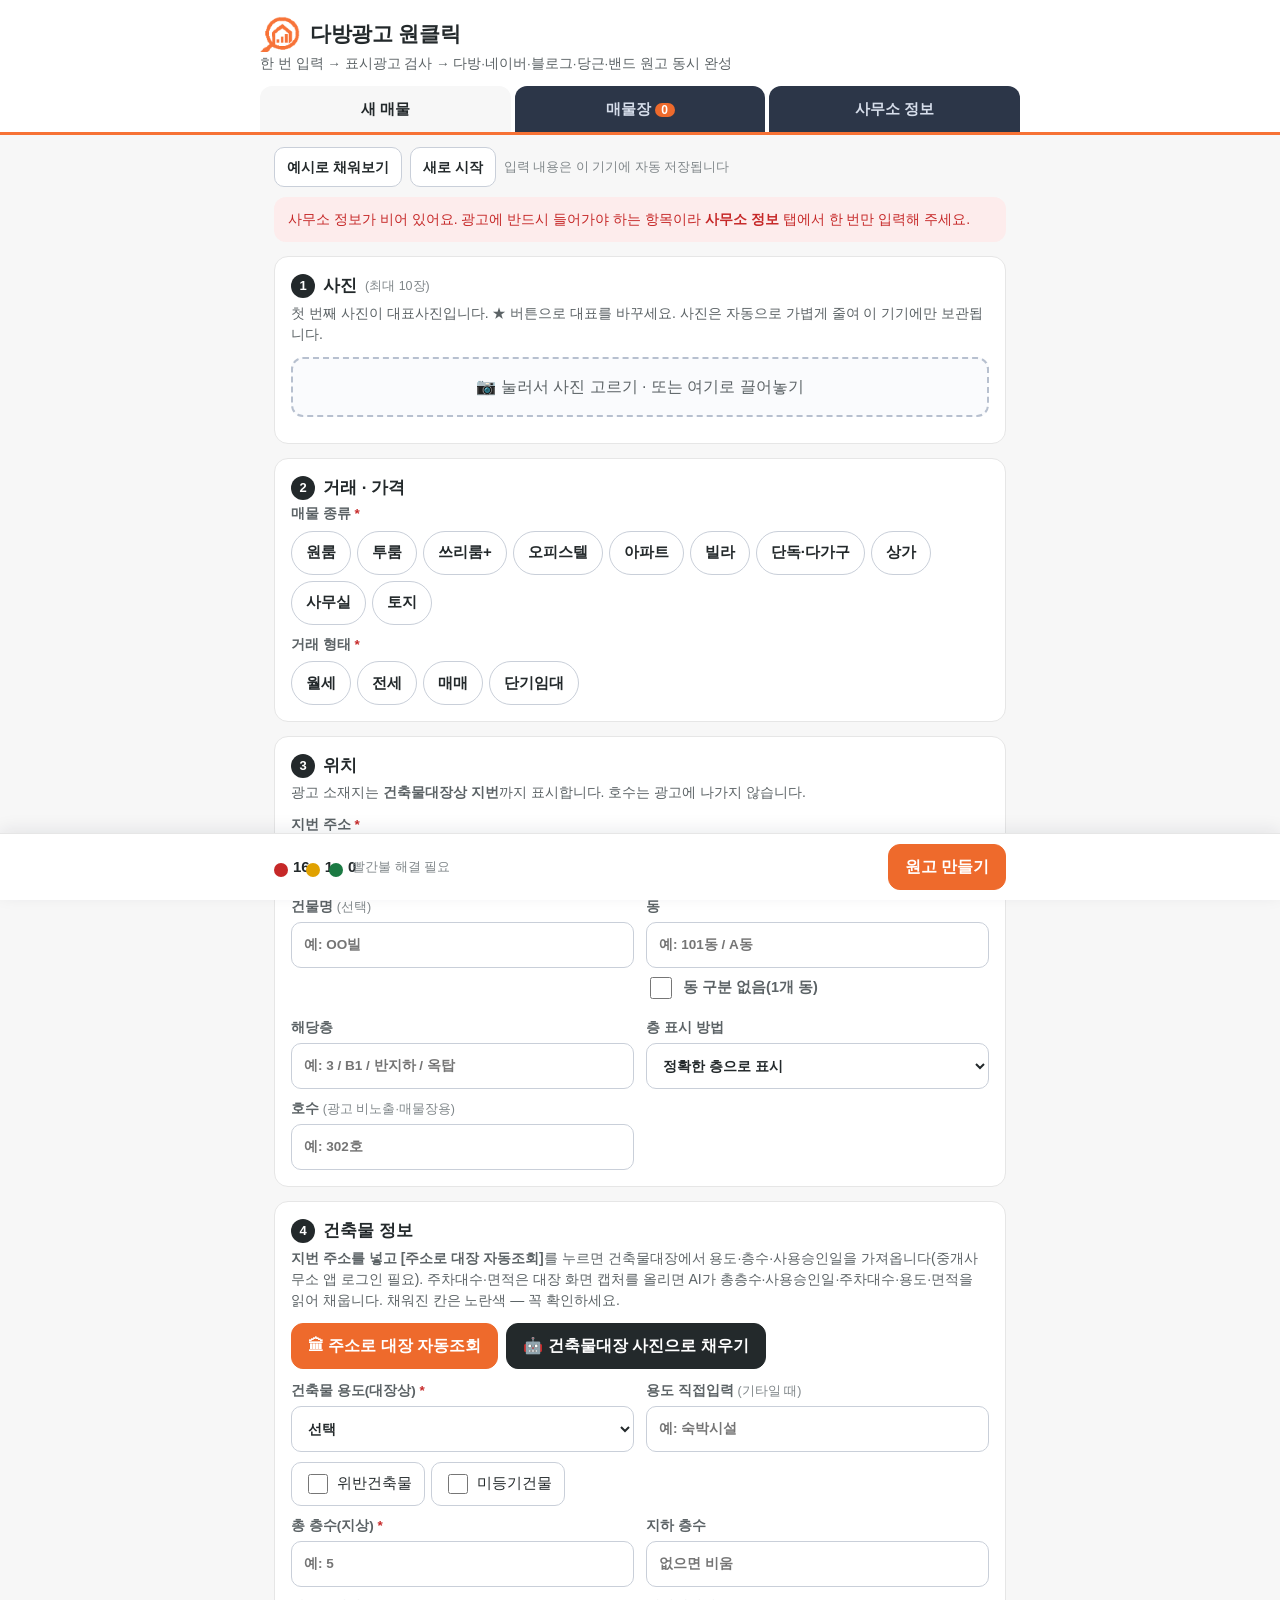
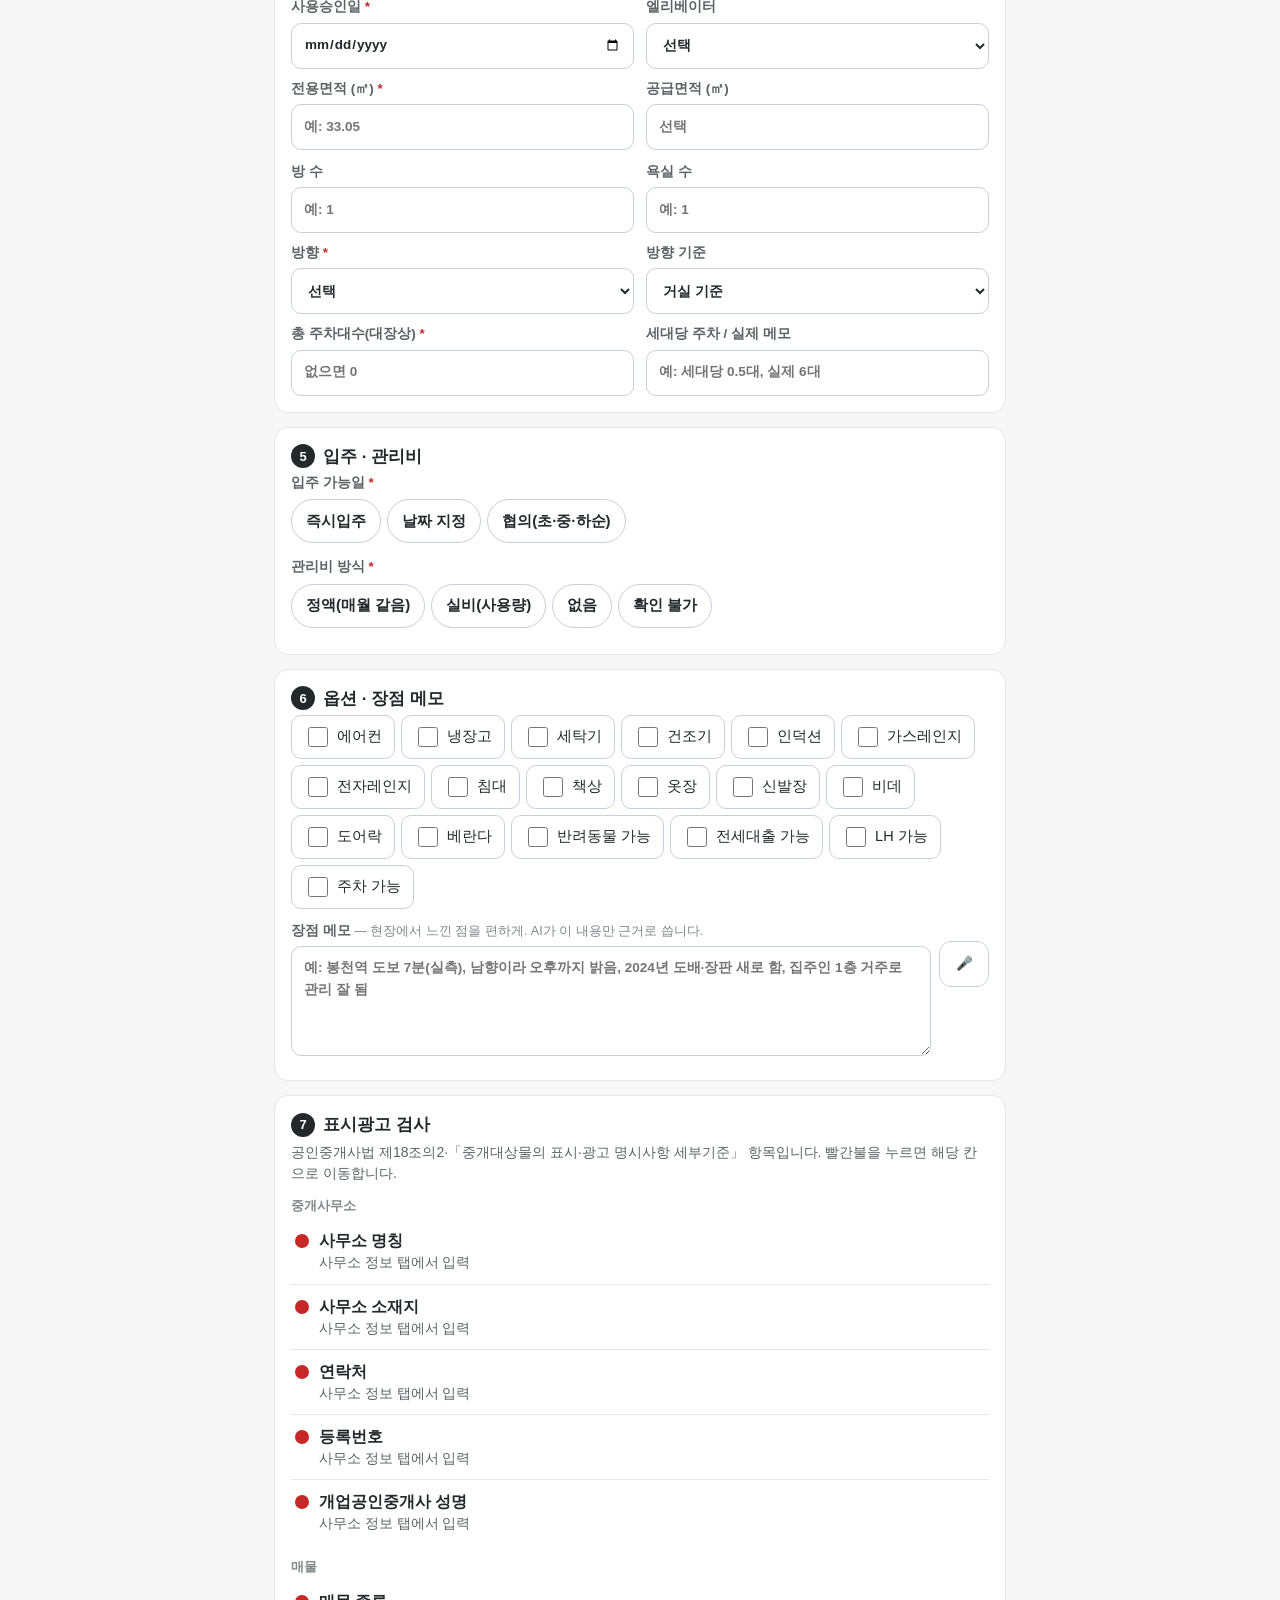
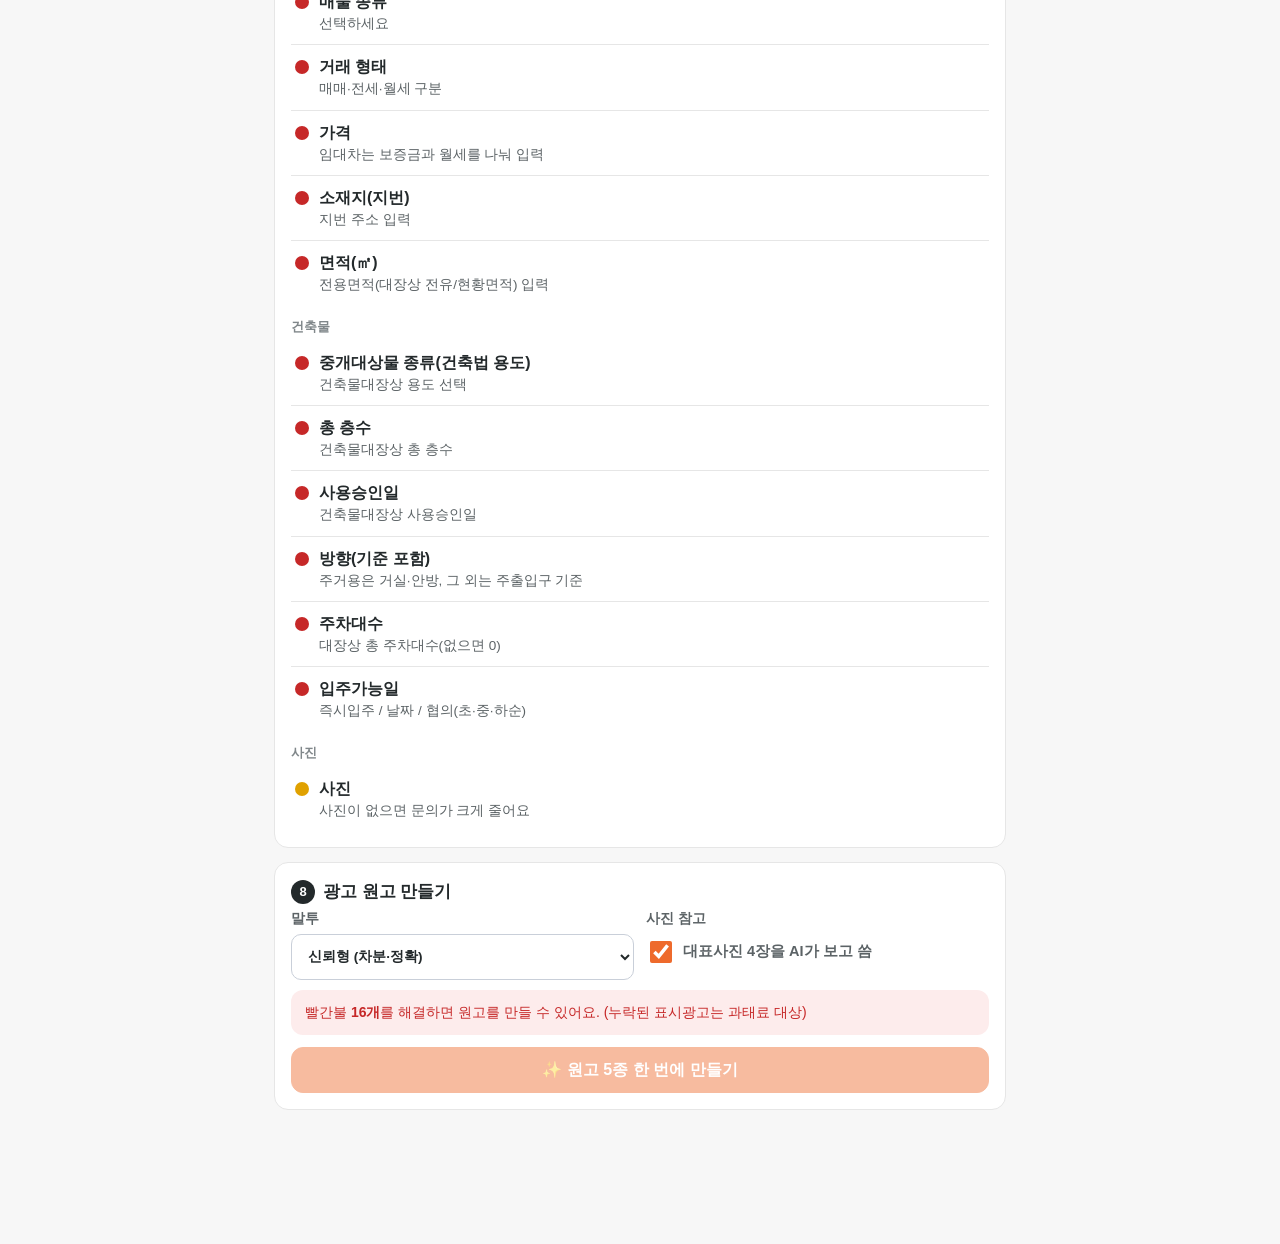
<file: dabang.html>
<!DOCTYPE html>
<html lang="ko">
<head>
<meta charset="utf-8">
<meta name="viewport" content="width=device-width, initial-scale=1">
<title>다방광고 원클릭 — 중개사무소 앱 ②</title>
<script>if(/[?&]embed=1/.test(location.search))document.documentElement.classList.add("embed")</script>
<style>
:root{
  --bg:#F4F6F9; --card:#fff; --ink:#18202E; --sub:#566072; --faint:#6B7486; --line:#DFE3EA;
  --brand:#2450D8; --brand-soft:#E9EFFD; --red:#C62828; --red-soft:#FDECEC;
  --yel:#8A5A00; --yel-soft:#FFF4D9; --grn:#1B7A43; --grn-soft:#E6F5EC;
  --r:14px;
}
*{box-sizing:border-box}
html,body{margin:0;background:var(--bg);color:var(--ink);
  font-family:-apple-system,BlinkMacSystemFont,"Apple SD Gothic Neo","Malgun Gothic","Noto Sans KR",sans-serif;
  font-size:16px;line-height:1.5;-webkit-text-size-adjust:100%}
.wrap{max-width:760px;margin:0 auto;padding:0 14px 120px}
header{background:var(--ink);color:#fff;padding:16px 14px 0}
header .in{max-width:760px;margin:0 auto}
header h1{margin:0;font-size:21px;letter-spacing:-.3px}
header p{margin:2px 0 12px;font-size:13.5px;color:#C9D2E3}
.tabs{display:flex;gap:4px}
.tabs button{flex:1;min-height:46px;border:0;border-radius:12px 12px 0 0;background:#2C3648;color:#D6DDEA;font-size:15px;font-weight:600;cursor:pointer}
.tabs button.on{background:var(--bg);color:var(--ink)}
.tabs .cnt{display:inline-block;min-width:20px;padding:0 6px;margin-left:4px;border-radius:10px;background:var(--brand);color:#fff;font-size:12px}
.card{background:var(--card);border:1px solid var(--line);border-radius:var(--r);padding:16px;margin:14px 0}
.card h2{margin:0 0 4px;font-size:17px;display:flex;align-items:center;gap:8px}
.card h2 .n{display:inline-flex;width:24px;height:24px;border-radius:50%;background:var(--ink);color:#fff;font-size:13px;align-items:center;justify-content:center}
.card .desc{margin:0 0 12px;color:var(--sub);font-size:14px}
.grid{display:grid;grid-template-columns:1fr 1fr;gap:10px 12px}
.grid .full{grid-column:1/-1}
.grid.g3{grid-template-columns:1fr 1fr 1fr}
@media(max-width:480px){.grid.g3{grid-template-columns:1fr 1fr}}
.f{display:block;font-size:13.5px;color:var(--sub);font-weight:600}
.f input:not([type=checkbox]),.f select,.f textarea{margin-top:5px}
.f .seg,.f .chk{margin-top:6px}
.f [data-show]{display:block;margin-top:2px}
.f .req{color:var(--red)}
input[type=text],input[type=number],input[type=date],input[type=tel],select,textarea{
  width:100%;min-height:46px;padding:10px 12px;border:1px solid #C9CFD9;border-radius:10px;font:inherit;color:var(--ink);background:#fff}
textarea{min-height:110px;resize:vertical;line-height:1.6}
input:focus,select:focus,textarea:focus{outline:2px solid var(--brand);outline-offset:0;border-color:var(--brand)}
.hint{font-size:12.5px;color:var(--faint);font-weight:500}
.ai-filled{background:#FFFBEA!important;border-color:#E2B33C!important}
.seg{display:flex;flex-wrap:wrap;gap:6px}
.seg button{min-height:44px;padding:0 14px;border:1px solid #C9CFD9;background:#fff;border-radius:22px;font:inherit;font-size:15px;cursor:pointer;color:var(--ink)}
.seg button.on{background:var(--ink);border-color:var(--ink);color:#fff;font-weight:600}
.chk{display:flex;flex-wrap:wrap;gap:6px}
.chk label{display:flex;align-items:center;gap:6px;min-height:44px;padding:0 12px;border:1px solid #C9CFD9;border-radius:10px;background:#fff;font-size:14.5px;cursor:pointer}
.chk input{width:20px;height:20px;accent-color:var(--brand)}
.chk label:has(input:checked){border-color:var(--brand);background:var(--brand-soft)}
.inline{display:flex;align-items:center;gap:8px;min-height:44px;font-size:14.5px;cursor:pointer}
.inline input{width:22px;height:22px;accent-color:var(--brand)}
.btn{display:inline-flex;align-items:center;justify-content:center;gap:6px;min-height:46px;padding:0 16px;border-radius:12px;border:1px solid #C9CFD9;background:#fff;font:inherit;font-weight:600;color:var(--ink);cursor:pointer;text-decoration:none}
.btn.pri{background:var(--brand);border-color:var(--brand);color:#fff}
.btn.dark{background:var(--ink);border-color:var(--ink);color:#fff}
.btn.sm{min-height:40px;padding:0 12px;font-size:14px;border-radius:10px}
.btn:disabled{opacity:.45;cursor:not-allowed}
.btn.ok{background:var(--grn);border-color:var(--grn);color:#fff}
.row{display:flex;flex-wrap:wrap;gap:8px;align-items:center}
.photos{display:grid;grid-template-columns:repeat(5,1fr);gap:8px;margin-top:10px}
@media(max-width:480px){.photos{grid-template-columns:repeat(3,1fr)}}
.ph{position:relative;aspect-ratio:1;border-radius:10px;overflow:hidden;background:#E8EBF0}
.ph img{width:100%;height:100%;object-fit:cover;display:block}
.ph .cv{position:absolute;left:4px;top:4px;background:var(--brand);color:#fff;font-size:11.5px;font-weight:700;padding:2px 6px;border-radius:6px}
.ph .ctl{position:absolute;inset:auto 0 0 0;display:flex;justify-content:space-between;background:linear-gradient(transparent,rgba(0,0,0,.6));padding:14px 4px 4px}
.ph .ctl button{width:38px;height:38px;border:0;border-radius:8px;background:rgba(255,255,255,.92);font-size:14px;cursor:pointer}
.drop{display:block;border:2px dashed #B7C0CF;border-radius:12px;padding:16px;text-align:center;color:var(--sub);cursor:pointer;background:#FAFBFD}
.drop.hov{border-color:var(--brand);background:var(--brand-soft)}
.checks{list-style:none;margin:0;padding:0}
.checks li{display:flex;gap:10px;align-items:flex-start;padding:10px 4px;border-bottom:1px solid var(--line);cursor:pointer}
.checks li:last-child{border-bottom:0}
.dot{flex:0 0 14px;height:14px;border-radius:50%;margin-top:5px}
.dot.red{background:var(--red)} .dot.yellow{background:#E0A100} .dot.ok{background:var(--grn)}
.checks .lb{font-weight:600}
.checks .ms{font-size:13.5px;color:var(--sub)}
.grp{margin:12px 0 4px;font-size:13px;font-weight:700;color:var(--faint)}
.bar{position:fixed;left:0;right:0;bottom:0;background:#fff;border-top:1px solid var(--line);box-shadow:0 -4px 16px rgba(20,30,50,.08);z-index:20}
.bar .in{max-width:760px;margin:0 auto;padding:10px 14px calc(10px + env(safe-area-inset-bottom));display:flex;gap:10px;align-items:center}
.lights{display:flex;gap:10px;font-weight:700;font-size:15px;flex:1;cursor:pointer;min-height:44px;align-items:center}
.lights span{display:inline-flex;align-items:center;gap:5px}
.note{padding:12px 14px;border-radius:12px;font-size:14px;margin:10px 0}
.note.y{background:var(--yel-soft);color:var(--yel)}
.note.r{background:var(--red-soft);color:var(--red)}
.note.g{background:var(--grn-soft);color:var(--grn)}
.note.b{background:var(--brand-soft);color:#1A3A9C}
.ctabs{display:flex;gap:6px;overflow-x:auto;padding-bottom:4px;margin:6px 0 10px}
.ctabs button{flex:0 0 auto;min-height:42px;padding:0 14px;border-radius:21px;border:1px solid #C9CFD9;background:#fff;font:inherit;font-size:14.5px;font-weight:600;cursor:pointer}
.ctabs button.on{background:var(--brand);border-color:var(--brand);color:#fff}
.cnt-l{font-size:12.5px;color:var(--faint);text-align:right}
.cnt-l.over{color:var(--red);font-weight:700}
pre.block{white-space:pre-wrap;background:#F3F5F8;border:1px solid var(--line);border-radius:10px;padding:10px 12px;font-family:inherit;font-size:13.5px;color:#3A4352;margin:8px 0 0}
.lint{display:flex;flex-wrap:wrap;gap:6px;margin-top:8px}
.lint span{background:var(--yel-soft);color:var(--yel);font-size:13px;padding:4px 10px;border-radius:14px}
.fields{width:100%;border-collapse:collapse}
.fields td{padding:8px 4px;border-bottom:1px solid var(--line);font-size:14.5px;vertical-align:middle}
.fields td:first-child{color:var(--sub);width:30%;font-size:13.5px;font-weight:600}
.fields td:last-child{width:72px;text-align:right}
.lst{display:flex;gap:12px;padding:12px;border:1px solid var(--line);border-radius:12px;margin:10px 0;background:#fff}
.lst .th{flex:0 0 76px;height:76px;border-radius:10px;background:#E8EBF0 center/cover no-repeat}
.lst .bd{flex:1;min-width:0}
.lst .t1{font-weight:700}
.lst .t2{font-size:13.5px;color:var(--sub);overflow:hidden;text-overflow:ellipsis;white-space:nowrap}
.chip{display:inline-block;font-size:12px;font-weight:700;padding:2px 8px;border-radius:10px;margin-right:4px}
.chip.on{background:var(--grn-soft);color:var(--grn)} .chip.done{background:#ECEEF2;color:#4A5262}
.chip.warn{background:var(--red-soft);color:var(--red)} .chip.soon{background:var(--yel-soft);color:var(--yel)}
.toast{position:fixed;left:50%;bottom:90px;transform:translateX(-50%);background:var(--ink);color:#fff;padding:10px 18px;border-radius:22px;font-size:14.5px;opacity:0;transition:opacity .2s;pointer-events:none;z-index:50}
.toast.show{opacity:1}
.spin{display:inline-block;width:18px;height:18px;border:3px solid rgba(255,255,255,.4);border-top-color:#fff;border-radius:50%;animation:sp 1s linear infinite}
@keyframes sp{to{transform:rotate(360deg)}}
.hide{display:none!important}
.mic{min-width:46px}
.mic.live{background:var(--red);border-color:var(--red);color:#fff}
.sumline{font-size:13.5px;color:var(--sub);margin-top:4px}
.modal{position:fixed;inset:0;background:rgba(10,15,25,.5);display:flex;align-items:center;justify-content:center;z-index:60;padding:16px}
.modal .box{background:#fff;border-radius:16px;padding:18px;max-width:440px;width:100%}
.modal h3{margin:0 0 8px;font-size:17px}
.embed header h1,.embed header .in>p{display:none}.embed header{padding-top:8px}
</style>
<link rel="stylesheet" href="land3.css">
</head>
<body>
<header><div class="in">
  <h1>다방광고 원클릭</h1>
  <p>한 번 입력 → 표시광고 검사 → 다방·네이버·블로그·당근·밴드 원고 동시 완성</p>
  <nav class="tabs">
    <button data-tab="new" class="on">새 매물</button>
    <button data-tab="list">매물장<span class="cnt" id="listCnt">0</span></button>
    <button data-tab="office">사무소 정보</button>
  </nav>
</div></header>

<div class="wrap">

<!-- ================= 새 매물 ================= -->
<section id="tab-new">
  <div class="row" style="margin-top:12px">
    <button class="btn sm" id="btnExample">예시로 채워보기</button>
    <button class="btn sm" id="btnReset">새로 시작</button>
    <span class="hint" id="draftInfo">입력 내용은 이 기기에 자동 저장됩니다</span>
  </div>
  <div id="officeWarn" class="note r hide">사무소 정보가 비어 있어요. 광고에 반드시 들어가야 하는 항목이라 <b>사무소 정보</b> 탭에서 한 번만 입력해 주세요.</div>

  <!-- 1 사진 -->
  <div class="card" id="sec-photo">
    <h2><span class="n">1</span>사진 <span class="hint">(최대 10장)</span></h2>
    <p class="desc">첫 번째 사진이 대표사진입니다. ★ 버튼으로 대표를 바꾸세요. 사진은 자동으로 가볍게 줄여 이 기기에만 보관됩니다.</p>
    <label class="drop" id="drop">
      <input type="file" id="photoIn" accept="image/*" multiple hidden>
      📷 눌러서 사진 고르기 · 또는 여기로 끌어놓기
    </label>
    <div class="photos" id="photos"></div>
  </div>

  <!-- 2 기본 -->
  <div class="card" id="sec-basic">
    <h2><span class="n">2</span>거래 · 가격</h2>
    <div class="grid">
      <div class="f full">매물 종류 <span class="req">*</span>
        <div class="seg" data-seg="type">
          <button data-v="원룸">원룸</button><button data-v="투룸">투룸</button><button data-v="쓰리룸+">쓰리룸+</button>
          <button data-v="오피스텔">오피스텔</button><button data-v="아파트">아파트</button><button data-v="빌라">빌라</button>
          <button data-v="단독·다가구">단독·다가구</button><button data-v="상가">상가</button><button data-v="사무실">사무실</button><button data-v="토지">토지</button>
        </div>
      </div>
      <div class="f full" id="f-deal">거래 형태 <span class="req">*</span>
        <div class="seg" data-seg="deal">
          <button data-v="월세">월세</button><button data-v="전세">전세</button><button data-v="매매">매매</button><button data-v="단기임대">단기임대</button>
        </div>
      </div>
      <label class="f" id="w-price">매매가 (만원) <span class="req">*</span><input type="number" inputmode="numeric" data-f="price" placeholder="예: 32000"><span class="hint" data-show="price"></span></label>
      <label class="f" id="w-deposit">보증금 (만원) <span class="req">*</span><input type="number" inputmode="numeric" data-f="deposit" placeholder="예: 1000"><span class="hint" data-show="deposit"></span></label>
      <label class="f" id="w-rent">월세 (만원) <span class="req">*</span><input type="number" inputmode="decimal" data-f="rent" placeholder="예: 55"><span class="hint" data-show="rent"></span></label>
    </div>
  </div>

  <!-- 3 위치 -->
  <div class="card" id="sec-loc">
    <h2><span class="n">3</span>위치</h2>
    <p class="desc">광고 소재지는 <b>건축물대장상 지번</b>까지 표시합니다. 호수는 광고에 나가지 않습니다.</p>
    <div class="grid">
      <label class="f full" id="f-addr">지번 주소 <span class="req">*</span><input type="text" data-f="addr" placeholder="예: 서울 관악구 봉천동 100-1"></label>
      <label class="f">건물명 <span class="hint">(선택)</span><input type="text" data-f="bldgName" placeholder="예: OO빌"></label>
      <div class="f bonly" id="f-dong"><label for="dongIn">동</label><input type="text" id="dongIn" data-f="dong" placeholder="예: 101동 / A동"><label class="inline" style="min-height:40px"><input type="checkbox" data-f="dongNone"> 동 구분 없음(1개 동)</label></div>
      <label class="f bonly" id="f-floor">해당층 <input type="text" data-f="floor" placeholder="예: 3 / B1 / 반지하 / 옥탑"></label>
      <label class="f bonly">층 표시 방법
        <select data-f="floorMode">
          <option value="exact">정확한 층으로 표시</option>
          <option value="lmh">저·중·고층 (의뢰인 요청 시)</option>
        </select>
      </label>
      <label class="f bonly" id="f-lmh">저·중·고층
        <select data-f="lmh"><option value="">선택</option><option>저층</option><option>중층</option><option>고층</option></select>
      </label>
      <label class="f bonly">호수 <span class="hint">(광고 비노출·매물장용)</span><input type="text" data-f="ho" placeholder="예: 302호"></label>
    </div>
  </div>

  <!-- 4 건축물 -->
  <div class="card bonly" id="sec-bldg">
    <h2><span class="n">4</span>건축물 정보</h2>
    <p class="desc"><b>지번 주소를 넣고 [주소로 대장 자동조회]</b>를 누르면 건축물대장에서 용도·층수·사용승인일을 가져옵니다(중개사무소 앱 로그인 필요). 주차대수·면적은 대장 화면 캡처를 올리면 AI가 총층수·사용승인일·주차대수·용도·면적을 읽어 채웁니다. 채워진 칸은 노란색 — 꼭 확인하세요.</p>
    <div class="row" style="margin-bottom:12px">
      <button type="button" class="btn pri" id="btnBldApi">🏛 주소로 대장 자동조회</button>
      <label class="btn dark" id="btnLedger"><input type="file" id="ledgerIn" accept="image/*" hidden>🤖 건축물대장 사진으로 채우기</label>
      <span class="hint" id="ledgerMsg"></span>
    </div>
    <div class="grid">
      <label class="f" id="f-use">건축물 용도(대장상) <span class="req">*</span>
        <select data-f="use">
          <option value="">선택</option>
          <option>단독주택</option><option>다가구주택</option><option>다세대주택</option><option>연립주택</option><option>아파트</option>
          <option>오피스텔</option><option>제1종근린생활시설</option><option>제2종근린생활시설</option><option>업무시설</option><option>기타</option>
        </select>
      </label>
      <label class="f">용도 직접입력 <span class="hint">(기타일 때)</span><input type="text" data-f="useEtc" placeholder="예: 숙박시설"></label>
      <div class="full chk">
        <label><input type="checkbox" data-f="illegal"> 위반건축물</label>
        <label><input type="checkbox" data-f="unreg"> 미등기건물</label>
      </div>
      <label class="f" id="f-totalFloor">총 층수(지상) <span class="req">*</span><input type="number" inputmode="numeric" data-f="totalFloor" placeholder="예: 5"></label>
      <label class="f">지하 층수<input type="number" inputmode="numeric" data-f="baseFloor" placeholder="없으면 비움"></label>
      <label class="f" id="f-approve">사용승인일 <span class="req">*</span><input type="date" data-f="approve"></label>
      <label class="f">엘리베이터
        <select data-f="elevator"><option value="">선택</option><option>있음</option><option>없음</option></select>
      </label>
      <label class="f" id="f-area">전용면적 (㎡) <span class="req">*</span><input type="number" inputmode="decimal" step="0.01" data-f="area" placeholder="예: 33.05"><span class="hint" data-show="area"></span></label>
      <label class="f">공급면적 (㎡)<input type="number" inputmode="decimal" step="0.01" data-f="supply" placeholder="선택"><span class="hint" data-show="supply"></span></label>
      <label class="f" id="f-rooms">방 수 <span class="req hsonly">*</span><input type="number" inputmode="numeric" data-f="rooms" placeholder="예: 1"></label>
      <label class="f" id="f-baths">욕실 수 <span class="req hsonly">*</span><input type="number" inputmode="numeric" data-f="baths" placeholder="예: 1"></label>
      <label class="f" id="f-dir">방향 <span class="req">*</span>
        <select data-f="dir"><option value="">선택</option><option>남향</option><option>남동향</option><option>남서향</option><option>동향</option><option>서향</option><option>북향</option><option>북동향</option><option>북서향</option></select>
      </label>
      <label class="f">방향 기준
        <select data-f="dirBase"><option>거실 기준</option><option>안방 기준</option><option>주된 출입구 기준</option></select>
      </label>
      <label class="f" id="f-park">총 주차대수(대장상) <span class="req">*</span><input type="number" inputmode="numeric" data-f="parkTotal" placeholder="없으면 0"></label>
      <label class="f">세대당 주차 / 실제 메모<input type="text" data-f="parkMemo" placeholder="예: 세대당 0.5대, 실제 6대"></label>
    </div>
  </div>

  <!-- 5 입주 관리비 -->
  <div class="card" id="sec-move">
    <h2><span class="n">5</span>입주 · 관리비</h2>
    <div class="grid">
      <div class="f full bonly" id="f-move">입주 가능일 <span class="req">*</span>
        <div class="seg" data-seg="moveMode">
          <button data-v="now">즉시입주</button><button data-v="date">날짜 지정</button><button data-v="nego">협의(초·중·하순)</button>
        </div>
      </div>
      <label class="f bonly" id="w-moveDate">입주 날짜<input type="date" data-f="moveDate"></label>
      <label class="f bonly" id="w-moveMonth">입주 월<input type="text" data-f="moveMonth" placeholder="예: 2026년 12월"></label>
      <label class="f bonly" id="w-movePart">시기
        <select data-f="movePart"><option value="">선택</option><option>초순</option><option>중순</option><option>하순</option></select>
      </label>
    </div>
    <div class="hsonly2" id="mgmtBox" style="margin-top:14px">
      <div class="f" id="f-mgmt">관리비 방식 <span class="req">*</span>
        <div class="seg" data-seg="mgmtType">
          <button data-v="fixed">정액(매월 같음)</button><button data-v="actual">실비(사용량)</button><button data-v="none">없음</button><button data-v="unknown">확인 불가</button>
        </div>
      </div>
      <div class="grid" style="margin-top:10px">
        <label class="f" id="w-mgmtTotal">월 관리비 (만원) <span class="req">*</span><input type="number" inputmode="decimal" step="0.1" data-f="mgmtTotal" placeholder="예: 12"></label>
        <label class="f" id="w-mgmtAvg">월 평균 (만원)<input type="number" inputmode="decimal" step="0.1" data-f="mgmtAvg" placeholder="최근 평균"></label>
      </div>
      <div id="w-mgmtIncl" style="margin-top:10px">
        <div class="hint" style="margin-bottom:6px">관리비에 포함된 항목</div>
        <div class="chk" data-fg="mgmtIncl">
          <label><input type="checkbox" value="공용관리비"> 공용관리비</label>
          <label><input type="checkbox" value="전기료"> 전기료</label>
          <label><input type="checkbox" value="수도료"> 수도료</label>
          <label><input type="checkbox" value="가스사용료"> 가스사용료</label>
          <label><input type="checkbox" value="난방비"> 난방비</label>
          <label><input type="checkbox" value="인터넷"> 인터넷</label>
          <label><input type="checkbox" value="TV"> TV</label>
          <label><input type="checkbox" value="청소비"> 청소비</label>
        </div>
      </div>
      <div id="w-mgmtDetail" class="hide" style="margin-top:12px">
        <div class="note y" style="margin:0 0 10px">월 10만원 이상 정액관리비는 <b>항목별 금액</b>을 나눠 표시해야 합니다. (합계가 월 관리비와 같아야 초록불)</div>
        <div class="grid g3">
          <label class="f">공용관리비<input type="number" step="0.1" inputmode="decimal" data-md="공용관리비"></label>
          <label class="f">전기료<input type="number" step="0.1" inputmode="decimal" data-md="전기료"></label>
          <label class="f">수도료<input type="number" step="0.1" inputmode="decimal" data-md="수도료"></label>
          <label class="f">가스사용료<input type="number" step="0.1" inputmode="decimal" data-md="가스사용료"></label>
          <label class="f">난방비<input type="number" step="0.1" inputmode="decimal" data-md="난방비"></label>
          <label class="f">인터넷<input type="number" step="0.1" inputmode="decimal" data-md="인터넷"></label>
          <label class="f">TV<input type="number" step="0.1" inputmode="decimal" data-md="TV"></label>
          <label class="f">청소비<input type="number" step="0.1" inputmode="decimal" data-md="청소비"></label>
          <label class="f">기타<input type="number" step="0.1" inputmode="decimal" data-md="기타"></label>
        </div>
        <div class="sumline" id="mdSum"></div>
        <label class="inline"><input type="checkbox" data-f="mgmtNoDetail"> 의뢰인이 항목별 내역을 주지 않음 (미제시로 표시)</label>
      </div>
    </div>
  </div>

  <!-- 6 옵션 메모 -->
  <div class="card" id="sec-memo">
    <h2><span class="n">6</span>옵션 · 장점 메모</h2>
    <div class="chk bonly" data-fg="options" style="margin-bottom:12px">
      <label><input type="checkbox" value="에어컨"> 에어컨</label><label><input type="checkbox" value="냉장고"> 냉장고</label>
      <label><input type="checkbox" value="세탁기"> 세탁기</label><label><input type="checkbox" value="건조기"> 건조기</label>
      <label><input type="checkbox" value="인덕션"> 인덕션</label><label><input type="checkbox" value="가스레인지"> 가스레인지</label>
      <label><input type="checkbox" value="전자레인지"> 전자레인지</label><label><input type="checkbox" value="침대"> 침대</label>
      <label><input type="checkbox" value="책상"> 책상</label><label><input type="checkbox" value="옷장"> 옷장</label>
      <label><input type="checkbox" value="신발장"> 신발장</label><label><input type="checkbox" value="비데"> 비데</label>
      <label><input type="checkbox" value="도어락"> 도어락</label><label><input type="checkbox" value="베란다"> 베란다</label>
      <label><input type="checkbox" value="반려동물 가능"> 반려동물 가능</label><label><input type="checkbox" value="전세대출 가능"> 전세대출 가능</label>
      <label><input type="checkbox" value="LH 가능"> LH 가능</label><label><input type="checkbox" value="주차 가능"> 주차 가능</label>
    </div>
    <label class="f">장점 메모 <span class="hint">— 현장에서 느낀 점을 편하게. AI가 이 내용만 근거로 씁니다.</span>
      <div style="display:flex;gap:8px;align-items:flex-start">
        <textarea data-f="memo" placeholder="예: 봉천역 도보 7분(실측), 남향이라 오후까지 밝음, 2024년 도배·장판 새로 함, 집주인 1층 거주로 관리 잘 됨"></textarea>
        <button class="btn mic hide" id="btnMic" title="말로 입력">🎤</button>
      </div>
    </label>
    <div class="lint" id="memoLint"></div>
  </div>

  <!-- 7 검사 -->
  <div class="card" id="sec-check">
    <h2><span class="n">7</span>표시광고 검사</h2>
    <p class="desc">공인중개사법 제18조의2·「중개대상물의 표시·광고 명시사항 세부기준」 항목입니다. 빨간불을 누르면 해당 칸으로 이동합니다.</p>
    <div id="checkList"></div>
  </div>

  <!-- 8 원고 -->
  <div class="card" id="sec-gen">
    <h2><span class="n">8</span>광고 원고 만들기</h2>
    <div class="grid">
      <label class="f">말투
        <select id="tone"><option value="신뢰형">신뢰형 (차분·정확)</option><option value="친근형">친근형 (이웃처럼)</option><option value="간결형">간결형 (핵심만)</option></select>
      </label>
      <div class="f">사진 참고
        <label class="inline" style="min-height:46px"><input type="checkbox" id="usePhotos" checked> 대표사진 4장을 AI가 보고 씀</label>
      </div>
    </div>
    <div id="genGate" class="note r hide"></div>
    <div class="row" style="margin-top:12px">
      <button class="btn pri" id="btnGen" style="flex:1">✨ 원고 5종 한 번에 만들기</button>
    </div>
    <div id="genMsg"></div>

    <div id="outWrap" class="hide">
      <div class="ctabs" id="ctabs">
        <button data-c="dabang" class="on">다방</button><button data-c="naver">네이버</button><button data-c="blog">블로그</button>
        <button data-c="daangn">당근</button><button data-c="band">밴드·카톡</button><button data-c="fields">입력칸 복사</button>
      </div>
      <div id="outPane"></div>
      <div class="row" style="margin-top:14px">
        <a class="btn dark" href="https://pro.dabangapp.com" target="_blank" rel="noopener">다방프로 열기 ↗</a>
        <button class="btn ok" id="btnSave">💾 매물장에 저장</button>
      </div>
      <p class="hint" style="margin-top:8px">다방은 외부 등록 API가 없어 자동 등록은 하지 않습니다. 복사 → 다방프로 등록 화면에 붙여넣기 하세요.</p>
    </div>
  </div>
</section>

<!-- ================= 매물장 ================= -->
<section id="tab-list" class="hide">
  <div id="listAlerts"></div>
  <div class="row" style="margin-top:12px">
    <select id="listFilter" style="max-width:180px"><option value="all">전체</option><option value="광고중">광고중</option><option value="거래완료">거래완료</option><option value="보류">보류</option></select>
    <button class="btn sm" id="btnBackup">백업 복사</button>
    <button class="btn sm" id="btnRestore">백업 붙여넣기</button>
  </div>
  <div id="listBox"></div>
</section>

<!-- ================= 사무소 ================= -->
<section id="tab-office" class="hide">
  <div class="card">
    <h2>사무소 정보 <span class="hint">(최초 1회)</span></h2>
    <p class="desc">모든 광고에 반드시 들어가야 하는 5개 항목입니다. 중개사무소 등록증에 적힌 그대로 입력하세요. 중개보조원의 이름·연락처는 광고에 넣을 수 없습니다.</p>
    <div class="grid">
      <label class="f full">사무소 명칭 <span class="req">*</span><input type="text" data-o="name" placeholder="등록증 기재 명칭 (예: OO공인중개사사무소)"></label>
      <label class="f full">사무소 소재지 <span class="req">*</span><input type="text" data-o="addr" placeholder="등록증 기재 소재지"></label>
      <label class="f">개업공인중개사 성명 <span class="req">*</span><input type="text" data-o="ceo" placeholder="법인은 대표자, 분사무소는 책임자"></label>
      <label class="f">등록번호 <span class="req">*</span><input type="text" data-o="regno" placeholder="예: 11620-2020-00000"></label>
      <label class="f">연락처 <span class="req">*</span><input type="tel" data-o="tel" placeholder="등록관청 신고 번호"></label>
      <label class="f">소속공인중개사 <span class="hint">(선택)</span><input type="text" data-o="agent" placeholder="이름 010-0000-0000"></label>
      <label class="f full">사무소 한 줄 소개 <span class="hint">(선택 · AI 원고에 활용)</span><input type="text" data-o="slogan" placeholder="예: 관악구 원룸·투룸 전문, 직접 확인한 매물만 올립니다"></label>
    </div>
    <div class="row" style="margin-top:14px"><button class="btn pri" id="btnOffice">저장</button><span class="hint" id="officeMsg"></span></div>
  </div>
</section>
</div>

<div class="bar" id="bar"><div class="in">
  <div class="lights" id="lights" title="검사 결과로 이동"></div>
  <button class="btn pri" id="btnGen2">원고 만들기</button>
</div></div>
<div class="toast" id="toast"></div>
<div class="modal hide" id="modal"><div class="box"><h3 id="mTitle"></h3><div id="mBody"></div><div class="row" style="margin-top:14px;justify-content:flex-end" id="mBtns"></div></div></div>

<script>
(function(){
"use strict";
const $=s=>document.querySelector(s), $$=s=>[...document.querySelectorAll(s)];
const LS={get(k,d){try{const v=localStorage.getItem(k);return v?JSON.parse(v):d}catch(e){return d}},set(k,v){try{localStorage.setItem(k,JSON.stringify(v));return true}catch(e){return false}}};
const K={office:'d1c.office',draft:'d1c.draft',list:'d1c.listings',out:'d1c.draftOut'};
const esc=s=>String(s??'').replace(/[&<>"']/g,c=>({'&':'&amp;','<':'&lt;','>':'&gt;','"':'&quot;',"'":'&#39;'}[c]));
function toast(m){const t=$('#toast');t.textContent=m;t.classList.add('show');clearTimeout(toast._t);toast._t=setTimeout(()=>t.classList.remove('show'),1800)}
function modal(title,html,btns){$('#mTitle').textContent=title;$('#mBody').innerHTML=html;const b=$('#mBtns');b.innerHTML='';
  btns.forEach(x=>{const e=document.createElement('button');e.className='btn sm '+(x.cls||'');e.textContent=x.t;e.onclick=()=>{if(x.fn&&x.fn()===false)return;$('#modal').classList.add('hide')};b.appendChild(e)});
  $('#modal').classList.remove('hide')}
async function copy(text){try{await navigator.clipboard.writeText(text);toast('복사했어요')}catch(e){
  const ta=document.createElement('textarea');ta.value=text;document.body.appendChild(ta);ta.select();let ok=false;try{ok=document.execCommand('copy')}catch(_){}ta.remove();toast(ok?'복사했어요':'복사가 막혔어요 — 길게 눌러 복사하세요')}}

/* ---------- claude capabilities ---------- */
function use(name){try{if(window.claude&&typeof window.claude.use==='function')return window.claude.use(name)}catch(e){}return Promise.resolve(null)}
let samplerP=null; const getSampler=()=>samplerP||(samplerP=use('sample').catch(()=>null));
let dict=null;
use('dictation').then(d=>{if(!d)return;dict=d;setupMic()}).catch(()=>{});
/* ---------- 브라우저 음성인식 대체(claude 밖) ---------- */
setTimeout(()=>{if(dict)return;const SR=window.SpeechRecognition||window.webkitSpeechRecognition;if(!SR)return;
  let rec=null,fin=null,st=null;
  dict={onFinal(f){fin=f},onState(f){st=f},
    start(){return new Promise((ok,no)=>{try{rec=new SR();rec.lang='ko-KR';rec.interimResults=false;rec.continuous=true;
      rec.onresult=e=>{for(let i=e.resultIndex;i<e.results.length;i++)if(e.results[i].isFinal&&fin)fin({text:e.results[i][0].transcript})};
      rec.onerror=e=>{if(e.error==='not-allowed'){const er=new Error('mic');er.code='not_granted';no(er)}};
      rec.onend=()=>{st&&st({state:'idle'})};rec.start();st&&st({state:'listening'});ok()}catch(e){no(e)}})},
    stop(){try{rec&&rec.stop()}catch(e){}return Promise.resolve()}};
  setupMic()},1500);


/* ---------- IndexedDB (photos) ---------- */
let idbP=null;
function idb(){if(idbP)return idbP;idbP=new Promise(res=>{try{const r=indexedDB.open('d1c',1);r.onupgradeneeded=()=>r.result.createObjectStore('photos');r.onsuccess=()=>res(r.result);r.onerror=()=>res(null)}catch(e){res(null)}});return idbP}
async function idbOp(mode,fn){const db=await idb();if(!db)return null;return new Promise(r=>{try{const t=db.transaction('photos',mode);const req=fn(t.objectStore('photos'));t.oncomplete=()=>r(req&&req.result);t.onerror=()=>r(null)}catch(e){r(null)}})}
const idbPut=(k,v)=>idbOp('readwrite',s=>s.put(v,k));
const idbGet=k=>idbOp('readonly',s=>s.get(k));
const idbDel=k=>idbOp('readwrite',s=>s.delete(k));

/* ---------- helpers ---------- */
const num=v=>{const n=parseFloat(String(v??'').replace(/,/g,''));return isFinite(n)?n:null};
function man(v){const n=num(v);if(n==null)return'';if(n>=10000){const e=Math.floor(n/10000),r=Math.round(n%10000);return e+'억'+(r?' '+r.toLocaleString()+'만':'')+'원'}return (Math.round(n*10)/10).toLocaleString()+'만원'}
const py=m=>{const n=num(m);return n==null?'':(Math.round(n*0.3025*10)/10)+'평'};
const fmtDate=d=>d?d.replace(/-/g,'.'):'';
const today=()=>new Date().toISOString().slice(0,10);
const addDays=(d,n)=>{const x=new Date(d+'T00:00:00');x.setDate(x.getDate()+n);return x.toISOString().slice(0,10)};
const dday=d=>Math.round((new Date(d+'T00:00:00')-new Date(today()+'T00:00:00'))/864e5);
const HOUSE=['단독주택','다가구주택','다세대주택','연립주택','아파트','오피스텔'];
const DETACHED=['단독주택','다가구주택'];
const TYPE2USE={'원룸':'','투룸':'','쓰리룸+':'','오피스텔':'오피스텔','아파트':'아파트','빌라':'다세대주택','단독·다가구':'다가구주택','상가':'제2종근린생활시설','사무실':'업무시설','토지':''};

/* ---------- state ---------- */
let office=LS.get(K.office,{});
let D=LS.get(K.draft,null)||blank();
let photos=[]; // {blob,url}
let outputs=LS.get(K.out,null);
let curChannel='dabang';
function blank(){return{id:'L'+Date.now().toString(36),type:'',deal:'',floorMode:'exact',dirBase:'거실 기준',moveMode:'',mgmtType:'',mgmtIncl:[],mgmtDetail:{},options:[],blockMode:{}}}

/* ---------- form binding ---------- */
function readForm(){
  $$('[data-f]').forEach(el=>{const k=el.dataset.f;D[k]=el.type==='checkbox'?el.checked:el.value});
  $$('[data-fg]').forEach(g=>{D[g.dataset.fg]=[...g.querySelectorAll('input:checked')].map(i=>i.value)});
  D.mgmtDetail={};$$('[data-md]').forEach(el=>{if(el.value!=='')D.mgmtDetail[el.dataset.md]=el.value});
  $$('[data-seg]').forEach(s=>{const on=s.querySelector('button.on');D[s.dataset.seg]=on?on.dataset.v:''});
}
function writeForm(){
  $$('[data-f]').forEach(el=>{const v=D[el.dataset.f];if(el.type==='checkbox')el.checked=!!v;else el.value=v??''});
  $$('[data-fg]').forEach(g=>g.querySelectorAll('input').forEach(i=>i.checked=(D[g.dataset.fg]||[]).includes(i.value)));
  $$('[data-md]').forEach(el=>el.value=(D.mgmtDetail||{})[el.dataset.md]??'');
  $$('[data-seg]').forEach(s=>s.querySelectorAll('button').forEach(b=>b.classList.toggle('on',b.dataset.v===D[s.dataset.seg])));
  $$('.ai-filled').forEach(e=>e.classList.remove('ai-filled'));
}
let saveT=null;
function onChange(){readForm();refresh();clearTimeout(saveT);saveT=setTimeout(()=>{LS.set(K.draft,D);$('#draftInfo').textContent='자동 저장됨 '+new Date().toTimeString().slice(0,5)},400)}
document.addEventListener('input',e=>{if(e.target.closest('#tab-new'))onChange()});
document.addEventListener('change',e=>{if(e.target.closest('#tab-new'))onChange()});
$$('[data-seg]').forEach(s=>s.addEventListener('click',e=>{const b=e.target.closest('button');if(!b)return;e.preventDefault();
  const was=b.classList.contains('on');s.querySelectorAll('button').forEach(x=>x.classList.remove('on'));if(!was)b.classList.add('on');
  if(s.dataset.seg==='type'&&!was){const u=TYPE2USE[b.dataset.v];const sel=$('[data-f=use]');if(u&&!sel.value){sel.value=u}}
  onChange()}));

/* ---------- visibility ---------- */
function vis(){
  const land=D.type==='토지';
  $$('.bonly').forEach(e=>e.classList.toggle('hide',land));
  const deal=D.deal;
  $('#w-price').classList.toggle('hide',deal!=='매매');
  $('#w-deposit').classList.toggle('hide',!(deal==='전세'||deal==='월세'||deal==='단기임대'));
  $('#w-rent').classList.toggle('hide',!(deal==='월세'||deal==='단기임대'));
  const det=DETACHED.includes(D.use);
  $('#f-dong').classList.toggle('hide',land||det);
  $('#f-lmh').classList.toggle('hide',land||D.floorMode!=='lmh');
  const mm=D.moveMode;
  $('#w-moveDate').classList.toggle('hide',land||mm!=='date');
  $('#w-moveMonth').classList.toggle('hide',land||mm!=='nego');
  $('#w-movePart').classList.toggle('hide',land||mm!=='nego');
  const house=HOUSE.includes(D.use);
  $$('.hsonly').forEach(e=>e.classList.toggle('hide',!house));
  $('#mgmtBox').classList.toggle('hide',land);
  const mt=D.mgmtType;
  $('#w-mgmtTotal').classList.toggle('hide',mt!=='fixed');
  $('#w-mgmtAvg').classList.toggle('hide',mt!=='actual');
  $('#w-mgmtIncl').classList.toggle('hide',!(mt==='fixed'||mt==='actual'));
  const big=mt==='fixed'&&num(D.mgmtTotal)>=10;
  $('#w-mgmtDetail').classList.toggle('hide',!big);
  if(big){const s=sumDetail();const t=num(D.mgmtTotal);$('#mdSum').innerHTML='항목 합계 <b>'+s+'만원</b> / 월 관리비 '+t+'만원 '+(Math.abs(s-t)<0.05?'<span style="color:var(--grn)">✔ 일치</span>':'<span style="color:var(--red)">✖ 차이 '+(Math.round((t-s)*10)/10)+'만원</span>')}
  $$('[data-show]').forEach(h=>{const k=h.dataset.show;h.textContent=(k==='area'||k==='supply')?py(D[k]):man(D[k])});
}
const sumDetail=()=>Math.round(Object.values(D.mgmtDetail||{}).reduce((a,v)=>a+(num(v)||0),0)*10)/10;

/* ---------- display text builders ---------- */
function useText(){let u=D.use==='기타'?(D.useEtc||'기타'):D.use;if(D.illegal)u+=' (위반건축물)';if(D.unreg)u+=' (미등기건물)';return u}
function floorText(){if(D.floorMode==='lmh')return D.lmh||'';const f=String(D.floor||'').trim();if(!f)return'';return /^\d+$/.test(f)?f+'층':f}
function locText(){const a=(D.addr||'').trim();if(D.type==='토지'||DETACHED.includes(D.use))return a;const parts=[a];if(!DETACHED.includes(D.use)&&!D.dongNone&&D.dong)parts.push(D.dong);const f=floorText();if(f)parts.push(f);return parts.join(', ')}
function priceText(){if(D.deal==='매매')return'매매 '+man(D.price);if(D.deal==='전세')return'전세 보증금 '+man(D.deposit);if(D.deal==='월세'||D.deal==='단기임대')return(D.deal==='단기임대'?'단기임대 ':'월세 ')+'보증금 '+man(D.deposit)+' / 월 '+man(D.rent);return''}
function areaText(){let s='전용 '+D.area+'㎡('+py(D.area)+')';if(D.supply)s+=' / 공급 '+D.supply+'㎡('+py(D.supply)+')';return s}
function moveText(){if(D.moveMode==='now')return'즉시입주';if(D.moveMode==='date')return fmtDate(D.moveDate);if(D.moveMode==='nego')return(D.moveMonth||'')+' '+(D.movePart||'')+' (협의 가능)';return''}
function parkText(){const t=num(D.parkTotal);let s=t==null?'':(t===0?'주차 불가(대장상 0대)':'총 '+t+'대');if(D.parkMemo)s+=(s?', ':'')+D.parkMemo;return s}
function mgmtText(){const mt=D.mgmtType,inc=(D.mgmtIncl||[]);
  if(mt==='none')return'관리비 없음';if(mt==='unknown')return'관리비 확인 불가(임대인 미제시)';
  if(mt==='actual')return'사용량에 따른 실비 부과'+(D.mgmtAvg?' (월 평균 약 '+man(D.mgmtAvg)+')':'')+(inc.length?' / 포함: '+inc.join('·'):'');
  if(mt==='fixed'){const t=num(D.mgmtTotal);let s='월 '+man(t)+' (정액)';
    if(t>=10&&!D.mgmtNoDetail){const d=Object.entries(D.mgmtDetail||{}).filter(([k,v])=>num(v)>0).map(([k,v])=>k+' '+man(v));if(d.length)s+=' — '+d.join(', ')}
    else if(t>=10&&D.mgmtNoDetail)s+=' — 항목별 금액은 임대인 미제시';
    else if(inc.length)s+=' / 포함: '+inc.join('·');
    const ex=['전기료','수도료','가스사용료','난방비','인터넷','TV'].filter(x=>!inc.includes(x)&&!(num((D.mgmtDetail||{})[x])>0));if(ex.length&&D.use&&HOUSE.includes(D.use))s+=' / 별도: '+ex.join('·');return s}
  return''}
function officeLines(){const o=office;return'[중개사무소] '+[o.name,'대표 '+(o.ceo||''),'등록번호 '+(o.regno||''),o.addr,'☎ '+(o.tel||'')].filter(Boolean).join(' · ')+(o.agent?'\n소속공인중개사 '+o.agent:'')}
function propLines(){const land=D.type==='토지';const L=[];
  L.push('· 소재지: '+locText());
  L.push('· 종류: '+(land?'토지':useText())+' / 거래형태: '+(D.deal||''));
  L.push('· 가격: '+priceText());
  L.push('· 면적: '+(land?D.area+'㎡('+py(D.area)+')':areaText()));
  if(!land){
    L.push('· 총 층수: 지상 '+(D.totalFloor||'-')+'층'+(num(D.baseFloor)?' / 지하 '+D.baseFloor+'층':'')+(floorText()?' / 해당층: '+floorText():''));
    if(D.rooms||D.baths)L.push('· 방/욕실: '+(D.rooms||'-')+'개/'+(D.baths||'-')+'개');
    L.push('· 방향: '+(D.dir||'-')+' ('+D.dirBase+')');
    L.push('· 사용승인일: '+fmtDate(D.approve));
    L.push('· 주차: '+parkText());
    L.push('· 입주가능일: '+moveText());
    const m=mgmtText();if(m)L.push('· 관리비: '+m);
  }
  return L.join('\n')}
function block(mode){if(mode==='none')return'';
  if(mode==='office')return officeLines();
  if(mode==='mgmt'){const m=mgmtText();return(m?'· 관리비: '+m+'\n':'')+officeLines()}
  return'[중개대상물 표시사항]\n'+propLines()+'\n'+officeLines()}

/* ---------- lint ---------- */
const BANNED=[['최저가','비교 근거 없으면 과장 광고 소지'],['최저','비교 근거 필요'],['최고급','과장 표현 소지'],['최고','과장 표현 소지'],['유일','근거 필요'],['100%','단정 표현'],['무조건','단정 표현'],['보장','수익·안전 보장 표현 금지'],['확정','미확정 사실 단정 소지'],['특가','가격 과장 소지'],['대박','과장 표현'],['초급매','근거 없으면 과장'],['급매','시세 대비 근거 있을 때만'],['마지막','허위 희소성 소지'],['역대급','과장 표현'],['완벽','과장 표현'],['신축','사용승인일 근거 필요'],['역세권','도보 거리(분)를 함께 쓰세요'],['안전한 집','권리관계 단정 금지'],['깡통','불안 조장 표현']];
function lint(text){const t=String(text||'');const found=[];
  BANNED.forEach(([w,why])=>{if(t.includes(w)&&!found.some(f=>f.w.includes(w)))found.push({w,why})});
  const tel=(office.tel||'').replace(/\D/g,''),ag=(office.agent||'').replace(/\D/g,'');
  (t.match(/0\d{1,2}[-.\s]?\d{3,4}[-.\s]?\d{4}/g)||[]).forEach(p=>{const d=p.replace(/\D/g,'');if(d!==tel&&!(ag&&ag.includes(d)))found.push({w:p,why:'사무소 등록 연락처가 아닌 번호 — 중개보조원 연락처 표기 금지'})});
  return found}
function lintHtml(arr){return arr.map(f=>'<span>⚠ '+esc(f.w)+' — '+esc(f.why)+'</span>').join('')}

/* ---------- checks ---------- */
function runChecks(){
  const R=[];const add=(g,label,st,msg,go)=>R.push({g,label,st,msg,go});
  const land=D.type==='토지',house=HOUSE.includes(D.use),det=DETACHED.includes(D.use);
  [['name','사무소 명칭'],['addr','사무소 소재지'],['tel','연락처'],['regno','등록번호'],['ceo','개업공인중개사 성명']].forEach(([k,l])=>{const ok=!!(office[k]||'').trim();add('중개사무소',l,ok?'ok':'red',ok?office[k]:'사무소 정보 탭에서 입력','office')});
  add('매물','매물 종류',D.type?'ok':'red',D.type||'선택하세요','sec-basic');
  add('매물','거래 형태',D.deal?'ok':'red',D.deal||'매매·전세·월세 구분','f-deal');
  let pOk=false;if(D.deal==='매매')pOk=num(D.price)>0;else if(D.deal==='전세')pOk=num(D.deposit)>0;else if(D.deal)pOk=num(D.deposit)!=null&&num(D.rent)>0;
  add('매물','가격',pOk?'ok':'red',pOk?priceText():'임대차는 보증금과 월세를 나눠 입력','sec-basic');
  const a=(D.addr||'').trim();
  add('매물','소재지(지번)',!a?'red':(/\d/.test(a)?'ok':'yellow'),!a?'지번 주소 입력':(/\d/.test(a)?locText():'번지(지번)까지 써야 합니다'),'f-addr');
  if(!land&&D.use&&!det){
    if(!D.dongNone&&!(D.dong||'').trim())add('매물','동 표시','red','공동주택 등은 동까지 표시 (동이 하나면 "동 구분 없음" 체크)','f-dong');
    if(D.floorMode==='lmh')add('매물','층 표시',D.lmh?'yellow':'red',D.lmh?'저·중·고층 표시는 의뢰인이 요청한 경우만 허용':'저·중·고층 선택','f-floor');
    else add('매물','해당층',(D.floor||'').trim()?'ok':'red',(D.floor||'').trim()?floorText():'해당층 입력','f-floor');
  }
  add('매물','면적(㎡)',num(D.area)>0?'ok':'red',num(D.area)>0?D.area+'㎡ ('+py(D.area)+')':'전용면적(대장상 전유/현황면적) 입력','f-area');
  if(!land){
    add('건축물','중개대상물 종류(건축법 용도)',D.use&&(D.use!=='기타'||D.useEtc)?'ok':'red',D.use?useText():'건축물대장상 용도 선택','f-use');
    if(D.illegal||D.unreg)add('건축물','위반·미등기 표기','yellow','광고 종류란에 "'+(D.illegal?'위반건축물':'미등기건물')+'"이 함께 표시됩니다','f-use');
    add('건축물','총 층수',num(D.totalFloor)>0?'ok':'red',num(D.totalFloor)>0?'지상 '+D.totalFloor+'층':'건축물대장상 총 층수','f-totalFloor');
    add('건축물','사용승인일',D.approve?'ok':'red',D.approve?fmtDate(D.approve):'건축물대장상 사용승인일','f-approve');
    if(house){const ok=num(D.rooms)!=null&&num(D.baths)!=null;add('건축물','방 수·욕실 수',ok?'ok':'red',ok?D.rooms+'개/'+D.baths+'개':'주택은 방·욕실 수 표시','f-rooms')}
    add('건축물','방향(기준 포함)',D.dir?'ok':'red',D.dir?D.dir+' ('+D.dirBase+')':'주거용은 거실·안방, 그 외는 주출입구 기준','f-dir');
    if(D.dir&&!house&&D.dirBase!=='주된 출입구 기준')add('건축물','방향 기준','yellow','주택이 아닌 건물은 "주된 출입구 기준"이 원칙','f-dir');
    add('건축물','주차대수',num(D.parkTotal)!=null?'ok':'red',num(D.parkTotal)!=null?parkText():'대장상 총 주차대수(없으면 0)','f-park');
    const mv=moveText().trim();const mvOk=D.moveMode==='now'||(D.moveMode==='date'&&D.moveDate)||(D.moveMode==='nego'&&D.moveMonth&&D.movePart);
    add('건축물','입주가능일',mvOk?'ok':'red',mvOk?mv:'즉시입주 / 날짜 / 협의(초·중·하순)','f-move');
    if(house){
      const mt=D.mgmtType,t=num(D.mgmtTotal);
      if(!mt)add('관리비','관리비','red','주택·준주택은 관리비 표시 의무','f-mgmt');
      else if(mt==='fixed'){
        if(!(t>=0)||D.mgmtTotal==='')add('관리비','월 관리비','red','금액 입력','f-mgmt');
        else if(t>=10){const s=sumDetail();
          if(D.mgmtNoDetail)add('관리비','항목별 금액','yellow','임대인 미제시로 표시됨 — 가능하면 받아서 채우세요','f-mgmt');
          else add('관리비','항목별 금액(10만원 이상)',Math.abs(s-t)<0.05?'ok':'red',Math.abs(s-t)<0.05?mgmtText():'항목 합계('+s+'만원)가 월 관리비('+t+'만원)와 같아야 합니다','f-mgmt')}
        else add('관리비','관리비',(D.mgmtIncl||[]).length?'ok':'yellow',(D.mgmtIncl||[]).length?mgmtText():'포함 항목을 체크하면 더 정확합니다','f-mgmt');
      }else if(mt==='actual')add('관리비','관리비(실비)',D.mgmtAvg?'ok':'yellow',D.mgmtAvg?mgmtText():'월 평균 금액을 함께 적는 것을 권장','f-mgmt');
      else if(mt==='unknown')add('관리비','관리비','yellow','임대인이 내역을 주지 않은 경우에만 사용','f-mgmt');
      else add('관리비','관리비','ok','관리비 없음','f-mgmt');
    }
  }
  add('사진','사진',photos.length?'ok':'yellow',photos.length?photos.length+'장 (대표 1장)':'사진이 없으면 문의가 크게 줄어요','sec-photo');
  const lm=lint(D.memo);if(lm.length)add('표현','메모 속 주의 표현','yellow',lm.map(x=>x.w).join(', ')+' — 원고에서 자동으로 피합니다','sec-memo');
  return R}
function renderChecks(R){
  const by={};R.forEach(r=>(by[r.g]=by[r.g]||[]).push(r));
  let h='';Object.entries(by).forEach(([g,arr])=>{h+='<div class="grp">'+esc(g)+'</div><ul class="checks">'+arr.map(r=>'<li data-go="'+r.go+'"><span class="dot '+r.st+'"></span><div><div class="lb">'+esc(r.label)+'</div><div class="ms">'+esc(r.msg)+'</div></div></li>').join('')+'</ul>'});
  $('#checkList').innerHTML=h;
  const c={red:0,yellow:0,ok:0};R.forEach(r=>c[r.st]++);
  $('#lights').innerHTML='<span><span class="dot red"></span>'+c.red+'</span><span><span class="dot yellow"></span>'+c.yellow+'</span><span><span class="dot ok"></span>'+c.ok+'</span><span class="hint" style="font-weight:500">'+(c.red?'빨간불 해결 필요':'광고 가능')+'</span>';
  const gate=$('#genGate');
  if(c.red){gate.classList.remove('hide');gate.innerHTML='빨간불 <b>'+c.red+'개</b>를 해결하면 원고를 만들 수 있어요. (누락된 표시광고는 과태료 대상)'}else gate.classList.add('hide');
  $('#btnGen').disabled=!!c.red;
  return c}
$('#checkList').addEventListener('click',e=>{const li=e.target.closest('li');if(li)go(li.dataset.go)});
$('#lights').addEventListener('click',()=>go('sec-check'));
function go(id){if(id==='office'){showTab('office');return}showTab('new');const el=document.getElementById(id);if(el){el.scrollIntoView({behavior:'smooth',block:'center'});const f=el.querySelector('input,select,textarea,button');if(f)setTimeout(()=>f.focus({preventScroll:true}),400)}}

let lastC={red:1};
function refresh(){vis();lastC=renderChecks(runChecks());$('#memoLint').innerHTML=lintHtml(lint(D.memo));$('#officeWarn').classList.toggle('hide',!!(office.name&&office.tel&&office.regno&&office.ceo&&office.addr))}

/* ---------- photos ---------- */
async function shrink(blob,max,q){
  let bmp;try{bmp=await createImageBitmap(blob,{imageOrientation:'from-image'})}catch(e){bmp=await new Promise((res,rej)=>{const i=new Image();i.onload=()=>res(i);i.onerror=rej;i.src=URL.createObjectURL(blob)})}
  const w=bmp.width,h=bmp.height,s=Math.min(1,max/Math.max(w,h));const c=document.createElement('canvas');c.width=Math.round(w*s);c.height=Math.round(h*s);
  c.getContext('2d').drawImage(bmp,0,0,c.width,c.height);return new Promise(r=>c.toBlob(b=>r(b||blob),'image/jpeg',q||0.82))}
async function addFiles(files){
  const room=10-photos.length;const arr=[...files].filter(f=>f.type.startsWith('image/')).slice(0,room);
  if(files.length>room)toast('사진은 최대 10장까지예요');
  for(const f of arr){try{const b=await shrink(f,1600);photos.push({blob:b,url:URL.createObjectURL(b)})}catch(e){}}
  renderPhotos();savePhotos();refresh()}
function renderPhotos(){
  $('#photos').innerHTML=photos.map((p,i)=>'<div class="ph"><img src="'+p.url+'" alt="">'+(i===0?'<span class="cv">대표</span>':'')+'<div class="ctl"><button data-a="cover" data-i="'+i+'" title="대표로">★</button><button data-a="left" data-i="'+i+'" title="앞으로">◀</button><button data-a="del" data-i="'+i+'" title="삭제">✕</button></div></div>').join('')}
$('#photos').addEventListener('click',e=>{const b=e.target.closest('button');if(!b)return;const i=+b.dataset.i;
  if(b.dataset.a==='cover'){photos.unshift(photos.splice(i,1)[0])}
  else if(b.dataset.a==='left'&&i>0){[photos[i-1],photos[i]]=[photos[i],photos[i-1]]}
  else if(b.dataset.a==='del'){URL.revokeObjectURL(photos[i].url);photos.splice(i,1)}
  renderPhotos();savePhotos();refresh()});
const savePhotos=()=>idbPut('draft',photos.map(p=>p.blob));
$('#photoIn').addEventListener('change',e=>{addFiles(e.target.files);e.target.value=''});
const drop=$('#drop');
['dragenter','dragover'].forEach(t=>drop.addEventListener(t,e=>{e.preventDefault();drop.classList.add('hov')}));
['dragleave','drop'].forEach(t=>drop.addEventListener(t,e=>{e.preventDefault();drop.classList.remove('hov')}));
drop.addEventListener('drop',e=>addFiles(e.dataTransfer.files));

/* ---------- 건축물대장 AI 판독 ---------- */
$('#ledgerIn').addEventListener('change',async e=>{
  const f=e.target.files[0];e.target.value='';if(!f)return;
  const msg=$('#ledgerMsg');const s=await getSampler();
  if(!s){msg.textContent='이 화면에서는 AI 판독을 쓸 수 없어요 — 직접 입력해 주세요.';return}
  try{const lim=s.limits?await s.limits():{images:true};if(lim&&lim.images===false){msg.textContent='AI가 이미지를 받을 수 없는 상태예요.';return}}catch(_){}
  msg.innerHTML='<span style="color:var(--brand)">AI가 대장을 읽는 중… (10~20초)</span>';
  try{
    const img=await shrink(f,1800,0.88);
    const prompt='이미지는 한국 건축물대장(일반건축물대장 또는 집합건축물대장 표제부/전유부) 화면 캡처입니다. 이미지에 실제로 보이는 값만 읽어 아래 JSON 하나로만 답하세요. 보이지 않거나 확실하지 않으면 null. 추측 금지.\n{"address":"대지위치+지번 (예: 서울특별시 관악구 봉천동 100-1)","mainUse":"주용도 원문","totalFloor":지상층수 숫자,"baseFloor":지하층수 숫자,"approve":"사용승인일 YYYY-MM-DD","parkTotal":총 주차대수 숫자(옥내+옥외+인근 합),"exclusiveArea":전유부분 면적 합 숫자(집합건축물 전유부일 때만, ㎡),"elevator":승강기 대수 숫자,"floorOfUnit":"전유부의 층(있으면)"}';
    const v=await askJson(s,prompt,{images:[img],modelTier:'default'});
    const filled=[];const set=(k,val)=>{if(val==null||val==='')return;const el=$('[data-f='+k+']');if(!el)return;el.value=val;el.classList.add('ai-filled');filled.push(k)};
    if(v.address&&!D.addr)set('addr',String(v.address).replace(/^서울특별시/,'서울'));
    if(v.mainUse){const m=String(v.mainUse);const map=[['다가구','다가구주택'],['다세대','다세대주택'],['연립','연립주택'],['아파트','아파트'],['오피스텔','오피스텔'],['단독','단독주택'],['제1종근린','제1종근린생활시설'],['제2종근린','제2종근린생활시설'],['업무','업무시설']];const hit=map.find(([k])=>m.includes(k));set('use',hit?hit[1]:'기타');if(!hit)set('useEtc',m)}
    set('totalFloor',num(v.totalFloor));set('baseFloor',num(v.baseFloor)||'');set('approve',/^\d{4}-\d{2}-\d{2}$/.test(v.approve||'')?v.approve:'');
    set('parkTotal',num(v.parkTotal));set('area',num(v.exclusiveArea));
    if(num(v.elevator)!=null)set('elevator',num(v.elevator)>0?'있음':'없음');
    if(v.floorOfUnit&&!D.floor)set('floor',String(v.floorOfUnit).replace(/층$/,''));
    readForm();refresh();LS.set(K.draft,D);
    msg.innerHTML=filled.length?'<span style="color:var(--grn)">✔ '+filled.length+'개 칸을 채웠어요 — 노란 칸을 대장과 대조해 확인하세요.</span>':'읽을 수 있는 값이 없었어요. 표제부 화면 전체가 보이게 캡처해 주세요.';
  }catch(err){msg.textContent=errMsg(err)}
});
function errMsg(err){const c=err&&err.code;if(c==='not_granted')return'AI 사용이 허용되지 않았어요. 직접 입력하거나, 다시 눌러 허용해 주세요.';if(c==='rate_limited')return'AI 요청이 잠시 몰렸어요. 1분 뒤 다시 눌러 주세요.';return'AI 처리 중 문제가 생겼어요: '+((err&&err.message)||'알 수 없음')}
async function askJson(s,prompt,opts){
  if(typeof s.json==='function')return await s.json(prompt,opts);
  const r=await s(prompt,opts);const t=(r&&r.text)||'';const m=t.match(/\{[\s\S]*\}/);if(!m)throw new Error('응답을 읽지 못했어요');return JSON.parse(m[0])}


/* ---------- 주소 → 건축물대장(중개사무소 앱 서버) ---------- */
$('#btnBldApi').addEventListener('click',async()=>{
  readForm();const msg=$('#ledgerMsg');
  if(!D.addr){msg.textContent='먼저 2번 칸에 지번 주소를 넣어 주세요.';return}
  let tk='';try{tk=localStorage.getItem('junggae-token')||''}catch(e){}
  if(!tk){msg.innerHTML='중개사무소 앱에 <b>로그인</b>해야 쓸 수 있어요 — 허브 첫 화면(홈)에서 로그인하세요.';return}
  msg.innerHTML='<span style="color:var(--brand)">건축물대장 조회 중…</span>';
  try{
    const r=await fetch('https://dwtylilyvmvbpsryvlcg.supabase.co/rest/v1/rpc/junggae_building',{method:'POST',headers:{apikey:'sb_publishable_Vht7Hh-4GF-mpbnprPp3FQ_AgGPTKTH','Content-Type':'application/json'},body:JSON.stringify({p_token:tk,p_addr:D.addr})});
    const j=await r.json().catch(()=>null);
    if(!r.ok){msg.textContent=(j&&j.message)==='AUTH_REQUIRED'?'로그인이 만료됐어요 — 홈에서 다시 로그인하세요.':'서버 오류 '+r.status;return}
    if(!j||!j.ok){msg.textContent=(j&&j.message)||'조회 실패';return}
    const it=(j.items||[]).filter(x=>x['주용도']).sort((a,b)=>(+b['연면적']||0)-(+a['연면적']||0));
    if(!it.length){msg.textContent='이 지번('+(j.address||D.addr)+')의 건축물대장 표제부가 없어요. 지번을 확인하세요.';return}
    const v=it[0];const filled=[];const set=(k,val)=>{if(val==null||val==='')return;const el=$('[data-f='+k+']');if(!el)return;el.value=val;el.classList.add('ai-filled');filled.push(k)};
    const m=String(v['주용도']||'');const map=[['다가구','다가구주택'],['다세대','다세대주택'],['연립','연립주택'],['아파트','아파트'],['오피스텔','오피스텔'],['단독','단독주택'],['제1종근린','제1종근린생활시설'],['제2종근린','제2종근린생활시설'],['업무','업무시설']];
    const hit=map.find(([k])=>m.includes(k));if(hit)set('use',hit[1]);else if(!/공동주택/.test(m)){set('use','기타');set('useEtc',m)}
    if(+v['지상층수']>0)set('totalFloor',+v['지상층수']);set('baseFloor',+v['지하층수']||'');
    const ap=String(v['사용승인일']||'');if(/^\d{8}$/.test(ap))set('approve',ap.slice(0,4)+'-'+ap.slice(4,6)+'-'+ap.slice(6,8));
    if(v['건물명']&&!D.bldgName)set('bldgName',v['건물명']);
    readForm();refresh();LS.set(K.draft,D);
    msg.innerHTML='<span style="color:var(--grn)">✔ '+esc(j.address||'')+' 대장에서 '+filled.length+'개 칸을 채웠어요'+(it.length>1?' (동이 '+it.length+'개 — 가장 큰 동 기준, 해당 동과 맞는지 확인)':'')+'. 주차대수는 직접 입력하세요.</span>'+(/공동주택/.test(m)?' 용도가 「공동주택」으로만 나와 직접 골라 주세요.':'');
  }catch(e){msg.textContent='인터넷 연결을 확인하세요'}
});

/* ---------- dictation ---------- */
function setupMic(){const b=$('#btnMic');b.classList.remove('hide');let live=false;
  dict.onFinal(({text})=>{const ta=$('[data-f=memo]');ta.value=(ta.value?ta.value.replace(/\s*$/,' '):'')+text;onChange()});
  dict.onState(({state})=>{live=state==='listening';b.classList.toggle('live',live);b.textContent=live?'■':'🎤'});
  b.addEventListener('click',e=>{e.preventDefault();if(live){dict.stop().catch(()=>{});return}dict.start().catch(err=>{if(err&&err.code==='not_granted'){b.classList.add('hide');toast('마이크가 허용되지 않아 입력으로 진행해요')}})})}

/* ---------- 원고 생성 ---------- */
const CH={dabang:{nm:'다방',title:'제목',tmax:40,bmax:1000,blk:'mgmt'},naver:{nm:'네이버',title:'매물 특징',tmax:40,bmax:1000,blk:'mgmt'},blog:{nm:'블로그',title:'제목',tmax:60,bmax:3000,blk:'full'},daangn:{nm:'당근',title:'제목',tmax:30,bmax:800,blk:'full'},band:{nm:'밴드·카톡',title:null,tmax:0,bmax:800,blk:'full'}};
function facts(){const land=D.type==='토지';const f={
  '매물종류':D.type,'거래형태':D.deal,'가격':priceText(),'소재지(동·층까지만, 호수 비공개)':locText(),'건물명':D.bldgName||null,
  '면적':land?D.area+'㎡('+py(D.area)+')':areaText()};
  if(!land)Object.assign(f,{'건축물용도':useText(),'총층수':'지상 '+D.totalFloor+'층','해당층':floorText()||null,'방/욕실':(D.rooms||'-')+'/'+(D.baths||'-'),
    '방향':D.dir+'('+D.dirBase+')','사용승인일':fmtDate(D.approve),'주차':parkText(),'엘리베이터':D.elevator||null,'입주가능일':moveText(),'관리비':mgmtText()||null,'옵션':(D.options||[]).join(', ')||null});
  f['중개사 메모(사실 근거)']=D.memo||null;if(office.slogan)f['사무소 소개']=office.slogan;
  Object.keys(f).forEach(k=>{if(f[k]==null||f[k]==='')delete f[k]});return f}
function buildPrompt(tone,nPhotos){
  return'당신은 한국 공인중개사의 매물 광고 원고 작가입니다. 아래 [사실]만 근거로 플랫폼별 광고 원고 5종을 씁니다.\n\n'+
  '[반드시 지킬 규칙]\n'+
  '1. [사실]에 없는 내용은 절대 만들지 마세요(역까지 거리, 학군, 리모델링, 신축, 채광, 소음 등). 메모에 있는 것만 씁니다.\n'+
  (nPhotos?'2. 함께 보낸 사진 '+nPhotos+'장에서 눈으로 분명히 확인되는 것(예: 화이트톤 벽지, 큰 창, 붙박이장)만 짧게 묘사할 수 있습니다. 추정·과장 금지.\n':'2. 사진은 없습니다. 내부 묘사는 메모에 있는 것만.\n')+
  '3. 가격·면적·층·날짜 숫자는 [사실]과 글자 하나 다르지 않게.\n'+
  '4. 쓰지 말 것: 최저가, 최고, 유일, 100%, 무조건, 보장, 확정, 특가, 대박, 초급매, 마지막, 역대급, 완벽, 안전한 집. "급매"·"신축"·"역세권"은 메모에 근거가 있을 때만.\n'+
  '5. 호수, 임대인 정보, 전화번호, 중개보조원 언급 금지. 사무소 정보·필수 표시사항은 앱이 본문 끝에 자동으로 붙이므로 본문에 넣지 마세요.\n'+
  '6. 말투: '+tone+'. 이모지는 블로그·당근·밴드에서만 문단당 최대 1개.\n\n'+
  '[플랫폼별 형식]\n'+
  '- dabang: title 25~40자(지역·유형·핵심 장점). 다방 규칙: 한글·영문·숫자와 + - / , . ㎡ 외 특수문자 금지, "평"·"평형" 단어 금지, 이모지 금지, body 300~500자, 짧은 문단과 줄바꿈, 끝에 "방문 상담 환영" 류 한 줄.\n'+
  '- naver: title은 "매물 특징" 칸용 40자 이내 한 줄, body 300~600자.\n'+
  '- blog: title 검색형(동네명+유형+거래형태+핵심), body 1,200~1,800자, "■ 소제목" 4~6개(위치·내부·조건·관리비·입주·상담 안내), tags 10개(# 없이 단어만).\n'+
  '- daangn: title 30자 이내, body 200~400자, 동네 이웃에게 말하듯.\n'+
  '- band: title 없음, body 200~400자, 공지체, 핵심 조건 불릿(•) 4~6줄.\n\n'+
  '[사실]\n'+JSON.stringify(facts(),null,1)+'\n\n'+
  '아래 JSON 하나로만 답하세요:\n{"dabang":{"title":"","body":""},"naver":{"title":"","body":""},"blog":{"title":"","body":"","tags":[]},"daangn":{"title":"","body":""},"band":{"body":""}}'}
function fallback(tone){
  const area=D.type==='토지'?D.area+'㎡':'전용 '+D.area+'㎡('+py(D.area)+')';
  const dong=(D.addr||'').split(/\s+/).find(w=>/[동읍면리가]$/.test(w))||'';
  const head=[dong,D.type,D.deal].filter(Boolean).join(' ');
  const memo=(D.memo||'').split(/[,\n]|\.(?!\d)/).map(s=>s.trim()).filter(s=>s&&!lint(s).length);
  const opt=(D.options||[]).join(', ');
  const core=[priceText(),area,floorText()?floorText()+(D.totalFloor?'/'+D.totalFloor+'층':''):'',D.dir||'',moveText()].filter(Boolean);
  const bul=core.map(x=>'• '+x).join('\n');
  const pts=memo.map(m=>'- '+m).join('\n');
  return{
    dabang:{title:(head+' | '+(memo[0]||priceText())).slice(0,40),body:head+' 매물 소개드립니다.\n\n'+bul+(opt?'\n• 옵션: '+opt:'')+(pts?'\n\n[이 집의 장점]\n'+pts:'')+'\n\n직접 확인한 매물입니다. 방문 상담 환영합니다.'},
    naver:{title:(memo[0]||head).slice(0,40),body:head+'\n'+core.join(' / ')+(opt?'\n옵션: '+opt:'')+(pts?'\n\n'+pts:'')},
    blog:{title:[dong,D.type,D.deal,memo[0]].filter(Boolean).join(' ').slice(0,60),body:'■ 매물 한눈에 보기\n'+bul+'\n\n■ 이 집의 장점\n'+(pts||'- 현장 확인 후 안내드립니다')+(opt?'\n\n■ 옵션\n'+opt:'')+'\n\n■ 관리비\n'+(mgmtText()||'-')+'\n\n■ 입주\n'+(moveText()||'-')+'\n\n■ 상담 안내\n궁금하신 점은 아래 사무소로 편하게 문의 주세요.',tags:[dong,D.type,D.deal,dong+D.type,dong+' '+D.deal,'부동산','중개사무소'].filter(Boolean)},
    daangn:{title:(dong+' '+D.type+' '+priceText()).slice(0,30),body:'안녕하세요, 동네 중개사무소입니다.\n'+head+' 소개드려요.\n\n'+bul+(pts?'\n\n'+pts:'')+'\n\n편하게 문의 주세요!'},
    band:{title:'',body:'[매물 안내] '+head+'\n\n'+bul+(opt?'\n• 옵션: '+opt:'')+(pts?'\n\n'+pts:'')}}}
async function generate(){
  if(lastC.red){go('sec-check');return}
  const btn=$('#btnGen');btn.disabled=true;btn.innerHTML='<span class="spin"></span> AI가 원고 5종을 쓰는 중… (20~40초)';
  $('#genMsg').innerHTML='';const tone=$('#tone').value;
  let out=null,note='',noAI=false;
  try{
    const s=await getSampler();
    if(!s){note='이 화면에는 아직 AI가 연결되지 않아 기본 서식으로 만들었어요.';noAI=true}
    else{
      let images=[];
      if($('#usePhotos').checked&&photos.length){try{const lim=s.limits?await s.limits():{images:true};if(!lim||lim.images!==false)images=await Promise.all(photos.slice(0,4).map(p=>shrink(p.blob,1024,0.8)))}catch(_){}}
      const opts={modelTier:'default'};if(images.length)opts.images=images;
      out=await askJson(s,buildPrompt(tone,images.length),opts);
      if(!out||!out.dabang)throw new Error('형식이 맞지 않는 응답');
    }
  }catch(err){note=errMsg(err)+' — 우선 기본 서식으로 만들었어요.';out=null}
  if(!out)out=fallback(tone);
  Object.keys(CH).forEach(k=>{out[k]=out[k]||{title:'',body:''};out[k].blk=out[k].blk||CH[k].blk});
  if(Array.isArray(out.blog.tags))out.blog.tags=out.blog.tags.map(t=>String(t).replace(/^#/,'')).filter(Boolean);
  outputs=out;LS.set(K.out,outputs);
  btn.disabled=false;btn.textContent='🔁 다시 만들기';
  $('#genMsg').innerHTML=note?'<div class="note y">'+esc(note)+(noAI?' AI 원고가 필요하면 <a href="https://claude.ai/artifact/DbFKC1Cqk6ustHsn9QKcpc" target="_blank" rel="noopener">claude.ai 버전</a>에서 만들 수 있어요(매물장 [백업 복사]→[복원]으로 옮기기).':'')+'</div>':'<div class="note g">원고 5종이 완성됐어요. 고칠 곳은 바로 고치고 복사하세요.</div>';
  $('#outWrap').classList.remove('hide');renderOut();$('#outWrap').scrollIntoView({behavior:'smooth',block:'start'})}
$('#btnGen').addEventListener('click',generate);
$('#btnGen2').addEventListener('click',()=>{if(lastC.red)go('sec-check');else{showTab('new');generate()}});

function finalText(k){const o=outputs[k];let t=(o.body||'').trim();if(k==='blog'&&o.tags&&o.tags.length)t+='\n\n'+o.tags.map(x=>'#'+x.replace(/\s+/g,'')).join(' ');const b=block(o.blk);return b?t+'\n\n'+b:t}
function renderOut(){
  $$('#ctabs button').forEach(b=>b.classList.toggle('on',b.dataset.c===curChannel));
  const P=$('#outPane');
  if(curChannel==='fields'){renderFields(P);return}
  const k=curChannel,c=CH[k],o=outputs[k];
  const lt=lint((o.title||'')+'\n'+(o.body||''));
  P.innerHTML=(c.title?'<label class="f">'+c.title+'<input type="text" id="oTitle" value="'+esc(o.title)+'"><div class="cnt-l" id="tCnt"></div></label>':'')+
   '<label class="f" style="margin-top:10px">본문<textarea id="oBody" style="min-height:240px">'+esc(o.body)+'</textarea><div class="cnt-l" id="bCnt"></div></label>'+
   (k==='blog'?'<label class="f" style="margin-top:6px">태그<input type="text" id="oTags" value="'+esc((o.tags||[]).join(', '))+'"></label>':'')+
   '<div class="lint" id="oLint">'+lintHtml(lt)+'</div>'+
   '<label class="f" style="margin-top:10px">본문 끝에 붙일 표시사항<select id="oBlk"><option value="full">전체 표시사항 + 사무소</option><option value="mgmt">관리비 세부 + 사무소 (다방·네이버는 항목칸이 따로 있음)</option><option value="office">사무소 정보만</option><option value="none">붙이지 않음</option></select></label>'+
   '<pre class="block" id="oBlock"></pre>'+
   '<div class="row" style="margin-top:10px">'+(c.title?'<button class="btn sm" id="cpT">제목 복사</button>':'')+'<button class="btn pri" id="cpB" style="flex:1">본문 전체 복사 (표시사항 포함)</button></div>';
  $('#oBlk').value=o.blk;
  const upd=()=>{if(c.title){o.title=$('#oTitle').value;const n=o.title.length;const el=$('#tCnt');el.textContent=n+' / '+c.tmax+'자';el.classList.toggle('over',n>c.tmax)}
    o.body=$('#oBody').value;$('#bCnt').textContent=o.body.length.toLocaleString()+'자';
    if(k==='blog')o.tags=$('#oTags').value.split(',').map(s=>s.trim()).filter(Boolean);
    o.blk=$('#oBlk').value;$('#oBlock').textContent=block(o.blk)||'(표시사항을 붙이지 않습니다 — 플랫폼 입력칸에 꼭 채우세요)';
    let lh=lintHtml(lint((o.title||'')+'\n'+o.body));if(k==='dabang'&&o.title&&dabangTitle(o.title)!==o.title.trim())lh+='<span>⚠ 다방 제목 규칙: "평"·특수문자는 등록 시 지워집니다 → '+esc(dabangTitle(o.title))+'</span>';if(k==='dabang'&&finalText('dabang').length>1000)lh+='<span>⚠ 다방 상세설명 1,000자 초과 — 표시사항 포함 '+finalText('dabang').length+'자</span>';$('#oLint').innerHTML=lh;LS.set(K.out,outputs)};
  P.querySelectorAll('input,textarea,select').forEach(e=>e.addEventListener('input',upd));upd();
  if(c.title)$('#cpT').onclick=()=>copy(o.title);
  $('#cpB').onclick=()=>copy(finalText(k))}
const dabangTitle=t=>String(t||'').replace(/\d+(\.\d+)?\s*평형?/g,'').replace(/평형?/g,'').replace(/[^0-9A-Za-z가-힣ㄱ-ㅎㅏ-ㅣ\s+\-\/,.㎡]/g,' ').replace(/\s+/g,' ').trim().slice(0,40);
function dabangPayload(){
  const t=D.type,u=D.use;
  const cat=t==='오피스텔'?'오피스텔':t==='아파트'?'아파트(도시형)':'주택 / 빌라';
  const sub={'다세대주택':'빌라/연립/다세대','연립주택':'빌라/연립/다세대','단독주택':'단독주택','다가구주택':'다가구주택'}[u]||(cat==='주택 / 빌라'?'기타':'');
  const use={'단독주택':'단독주택','다가구주택':'단독주택','다세대주택':'공동주택','연립주택':'공동주택','아파트':'공동주택','오피스텔':'업무시설','업무시설':'업무시설','제1종근린생활시설':'제1종근린생활시설','제2종근린생활시설':'제2종근린생활시설'}[u]||(u==='기타'?D.useEtc:'');
  const won=v=>Math.round((num(v)||0)*10000);
  const det={};Object.entries(D.mgmtDetail||{}).forEach(([k,v])=>{if(num(v)>0)det[k]=won(v)});
  const fl=String(D.floor||'').trim();
  const floor=/^\d+$/.test(fl)?fl+'층':/반지|B1|b1/.test(fl)?'반지층':/옥탑/.test(fl)?'옥탑':fl;
  const opts=(D.options||[]).filter(o=>!['반려동물 가능','LH 가능','전세대출 가능','주차 가능','도어락'].includes(o));
  const mv=D.moveMode==='now'?{mode:'now'}:D.moveMode==='date'?{mode:'date',date:(D.moveDate||'').replace(/-/g,'')}:D.moveMode==='nego'?{mode:'nego',text:(D.moveMonth||'')+' '+(D.movePart||'')}:{};
  let desc=outputs&&outputs.dabang?finalText('dabang'):'';if(desc.length>1000)desc=desc.slice(0,997)+'…';
  return{v:1,cat,sub,unreg:!!D.unreg,addr:(D.addr||'').replace(/^서울(특별시)?\s*/,''),dong:D.dong||'',dongNone:!!D.dongNone,ho:D.ho||'',
    area:num(D.area)||'',supply:num(D.supply)||'',rooms:D.rooms||'',pet:(D.options||[]).includes('반려동물 가능'),use,
    approve:(D.approve||'').replace(/-/g,''),deal:D.deal==='단기임대'?'월세':D.deal,price:num(D.price)||'',deposit:num(D.deposit)??'',rent:num(D.rent)??'',
    lh:(D.options||[]).includes('LH 가능'),
    mgmt:{type:D.mgmtType,total:won(D.mgmtTotal),base:'직전 월 관리비',incl:D.mgmtIncl||[],detail:det,noDetail:!!D.mgmtNoDetail},
    move:mv,totalFloor:D.totalFloor||'',floor,lmh:D.floorMode==='lmh'?(D.lmh||'').replace('층',''):'',
    dirBase:D.dirBase==='거실 기준'?'거실':D.dirBase==='안방 기준'?'안방':'',dir:D.dir||'',baths:D.baths??'',
    elevator:D.elevator?D.elevator==='있음':null,parkTotal:D.parkTotal??'',options:opts,
    title:dabangTitle(outputs&&outputs.dabang?outputs.dabang.title:''),desc}}
function renderFields(P){
  const land=D.type==='토지';
  const rows=[['소재지',locText()],['건물명',D.bldgName],['매물 종류',D.type],['건축물 용도',land?'':useText()],['거래 형태',D.deal],
    ['매매가',D.deal==='매매'?String(num(D.price)):''],['보증금(만원)',D.deal&&D.deal!=='매매'?String(num(D.deposit)??''):''],['월세(만원)',(D.deal==='월세'||D.deal==='단기임대')?String(num(D.rent)??''):''],
    ['전용면적(㎡)',D.area],['공급면적(㎡)',D.supply],['해당층',floorText()],['총 층수',D.totalFloor],['방 수',D.rooms],['욕실 수',D.baths],['방향',D.dir?D.dir+' ('+D.dirBase+')':''],
    ['사용승인일',fmtDate(D.approve)],['주차',parkText()],['엘리베이터',D.elevator],['입주가능일',moveText()],['관리비',mgmtText()],['옵션',(D.options||[]).join(', ')],
    ['다방 제목',dabangTitle(outputs.dabang.title)],['다방 상세설명',finalText('dabang')]].filter(r=>r[1]!=null&&String(r[1]).trim()!=='');
  P.innerHTML='<div class="note b"><b>다방 자동입력</b> — 크롬에 「다방 자동입력」 확장을 설치했다면: ① 아래 [다방 꾸러미 복사] → ② 다방프로 매물등록 화면 오른쪽 아래 [⚡ 자동입력] → ③ 붙여넣기. 칸이 자동으로 채워집니다. 사진·등록은 직접.</div><div class="row" style="margin-bottom:12px"><button class="btn pri" id="cpPack" style="flex:1">📦 다방 꾸러미 복사</button></div><p class="desc">확장 없이 쓸 때는 다방프로 칸 순서대로 하나씩 복사하세요.</p><table class="fields">'+rows.map((r,i)=>'<tr><td>'+esc(r[0])+'</td><td>'+esc(String(r[1]).length>60?String(r[1]).slice(0,60)+'…':r[1])+'</td><td><button class="btn sm" data-i="'+i+'">복사</button></td></tr>').join('')+'</table>';
  P.querySelectorAll('button[data-i]').forEach(b=>b.onclick=()=>copy(String(rows[+b.dataset.i][1])));
  $('#cpPack').onclick=()=>copy('D1C-DABANG:'+JSON.stringify(dabangPayload()))}
$('#ctabs').addEventListener('click',e=>{const b=e.target.closest('button');if(!b)return;curChannel=b.dataset.c;renderOut()});

/* ---------- 매물장 ---------- */
let list=LS.get(K.list,[]);
function saveList(){LS.set(K.list,list);$('#listCnt').textContent=list.length}
$('#btnSave').addEventListener('click',()=>{
  readForm();const ex=list.find(x=>x.id===D.id);
  const start=ex?ex.adStart:today(),end=ex?ex.adEnd:addDays(today(),30);
  modal(ex?'매물장 업데이트':'매물장에 저장','<div class="grid"><label class="f">광고 시작일<input type="date" id="mS" value="'+start+'"></label><label class="f">광고 만료일<input type="date" id="mE" value="'+end+'"></label></div><p class="hint" style="margin-top:8px">만료 3일 전과 거래완료 후 "광고 내리기"를 매물장에서 알려드려요.</p>',
   [{t:'취소'},{t:'저장',cls:'pri',fn:()=>{
     const rec={id:D.id,data:JSON.parse(JSON.stringify(D)),outputs:JSON.parse(JSON.stringify(outputs)),adStart:$('#mS').value||today(),adEnd:$('#mE').value||addDays(today(),30),status:ex?ex.status:'광고중',takenDown:ex?ex.takenDown:false,saved:new Date().toISOString(),thumb:null};
     const finish=t=>{rec.thumb=t;if(ex)Object.assign(ex,rec);else list.unshift(rec);saveList();renderList();toast('매물장에 저장했어요')};
     idbPut(D.id,photos.map(p=>p.blob));
     if(photos[0])shrink(photos[0].blob,160,0.7).then(b=>{const r=new FileReader();r.onload=()=>finish(r.result);r.readAsDataURL(b)}).catch(()=>finish(null));else finish(null)}}])});
function renderList(){
  const f=$('#listFilter').value;const arr=list.filter(x=>f==='all'||x.status===f);
  const noDown=list.filter(x=>x.status==='거래완료'&&!x.takenDown),soon=list.filter(x=>x.status==='광고중'&&dday(x.adEnd)<=3);
  $('#listAlerts').innerHTML=(noDown.length?'<div class="note r" style="margin-top:14px">⚠ 거래완료됐는데 <b>광고를 내렸는지 확인 안 된 매물 '+noDown.length+'건</b> — 계속 노출되면 허위매물(부존재 광고)로 과태료 대상입니다.</div>':'')+(soon.length?'<div class="note y">광고 만료가 3일 이내(또는 지남)인 매물 '+soon.length+'건</div>':'');
  if(!arr.length){$('#listBox').innerHTML='<div class="card" style="text-align:center;color:var(--sub)">저장된 매물이 없어요. 새 매물에서 원고를 만든 뒤 "매물장에 저장"을 누르세요.</div>';return}
  $('#listBox').innerHTML=arr.map(x=>{const d=x.data;const dd=dday(x.adEnd);
    const st=x.status==='거래완료'?(x.takenDown?'<span class="chip done">거래완료·광고내림</span>':'<span class="chip warn">거래완료·광고 내리세요</span>'):x.status==='보류'?'<span class="chip done">보류</span>':'<span class="chip on">광고중</span>'+(dd<=3?'<span class="chip soon">'+(dd<0?'만료 '+(-dd)+'일 지남':'D-'+dd)+'</span>':'');
    const price=d.deal==='매매'?man(d.price):(d.deal?man(d.deposit)+(d.rent?'/'+man(d.rent):''):'');
    return'<div class="lst"><div class="th" style="'+(x.thumb?'background-image:url('+x.thumb+')':'')+'"></div><div class="bd"><div>'+st+'</div><div class="t1">'+esc([d.type,d.deal,price].filter(Boolean).join(' · '))+'</div><div class="t2">'+esc((d.addr||'')+(d.ho?' '+d.ho:''))+'</div><div class="t2">광고 '+fmtDate(x.adStart)+' ~ '+fmtDate(x.adEnd)+'</div>'+
      '<div class="row" style="margin-top:8px"><button class="btn sm" data-a="load" data-id="'+x.id+'">불러오기</button>'+
      (x.status!=='거래완료'?'<button class="btn sm" data-a="done" data-id="'+x.id+'">거래완료</button>':(!x.takenDown?'<button class="btn sm ok" data-a="down" data-id="'+x.id+'">광고 내림 확인</button>':''))+
      (x.status==='광고중'?'<button class="btn sm" data-a="ext" data-id="'+x.id+'">+30일</button><button class="btn sm" data-a="hold" data-id="'+x.id+'">보류</button>':'')+
      (x.status==='보류'?'<button class="btn sm" data-a="on" data-id="'+x.id+'">다시 광고</button>':'')+
      '<button class="btn sm" data-a="del" data-id="'+x.id+'">삭제</button></div></div></div>'}).join('')}
$('#listFilter').addEventListener('change',renderList);
$('#listBox').addEventListener('click',async e=>{const b=e.target.closest('button[data-a]');if(!b)return;const x=list.find(r=>r.id===b.dataset.id);if(!x)return;const a=b.dataset.a;
  if(a==='load'){D=JSON.parse(JSON.stringify(x.data));outputs=x.outputs?JSON.parse(JSON.stringify(x.outputs)):null;writeForm();
    photos.forEach(p=>URL.revokeObjectURL(p.url));const bl=(await idbGet(x.id))||[];photos=bl.map(b=>({blob:b,url:URL.createObjectURL(b)}));renderPhotos();savePhotos();
    LS.set(K.draft,D);LS.set(K.out,outputs);$('#outWrap').classList.toggle('hide',!outputs);if(outputs)renderOut();showTab('new');refresh();window.scrollTo(0,0);toast('불러왔어요');return}
  if(a==='done'){x.status='거래완료';x.takenDown=false;x.doneAt=today()}
  if(a==='down'){x.takenDown=true}
  if(a==='ext'){x.adEnd=addDays(dday(x.adEnd)<0?today():x.adEnd,30)}
  if(a==='hold'){x.status='보류'}
  if(a==='on'){x.status='광고중'}
  if(a==='del'){modal('삭제할까요?','<p>'+esc(x.data.addr||'')+' 매물을 매물장에서 지웁니다.</p>',[{t:'취소'},{t:'삭제',cls:'dark',fn:()=>{list=list.filter(r=>r!==x);idbDel(x.id);saveList();renderList()}}]);return}
  saveList();renderList()});
$('#btnBackup').addEventListener('click',()=>{copy(JSON.stringify({v:1,office,list},null,0));toast('백업을 복사했어요 — 메모장·카톡 나에게 보내기에 붙여 보관하세요')});
$('#btnRestore').addEventListener('click',()=>modal('백업 붙여넣기','<textarea id="mR" placeholder="복사해 둔 백업 내용을 붙여넣으세요"></textarea><p class="hint">사진은 백업에 포함되지 않습니다(썸네일만).</p>',[{t:'취소'},{t:'복원',cls:'pri',fn:()=>{try{const j=JSON.parse($('#mR').value);if(!Array.isArray(j.list))throw 0;const ids=new Set(list.map(x=>x.id));j.list.forEach(x=>{if(!ids.has(x.id))list.push(x)});if(j.office&&!office.name){office=j.office;LS.set(K.office,office);fillOffice()}saveList();renderList();toast(j.list.length+'건 복원')}catch(e){toast('백업 형식이 아니에요');return false}}}]));

/* ---------- office ---------- */
function fillOffice(){$$('[data-o]').forEach(el=>el.value=office[el.dataset.o]||'')}
$('#btnOffice').addEventListener('click',()=>{$$('[data-o]').forEach(el=>office[el.dataset.o]=el.value.trim());LS.set(K.office,office);$('#officeMsg').textContent='저장했어요';toast('사무소 정보 저장');refresh()});

/* ---------- tabs ---------- */
function showTab(t){$$('.tabs button').forEach(b=>b.classList.toggle('on',b.dataset.tab===t));['new','list','office'].forEach(x=>$('#tab-'+x).classList.toggle('hide',x!==t));$('#bar').classList.toggle('hide',t!=='new');if(t==='list')renderList()}
$$('.tabs button').forEach(b=>b.addEventListener('click',()=>showTab(b.dataset.tab)));

/* ---------- example / reset ---------- */
$('#btnExample').addEventListener('click',()=>{
  const id=D.id;D=Object.assign(blank(),{id,type:'원룸',deal:'월세',deposit:'1000',rent:'55',addr:'서울 관악구 봉천동 100-1',bldgName:'예시하우스',dong:'',dongNone:true,floor:'3',floorMode:'exact',ho:'302호',
    use:'다세대주택',totalFloor:'5',baseFloor:'',approve:'2015-03-20',elevator:'있음',area:'23.14',supply:'',rooms:'1',baths:'1',dir:'남향',dirBase:'거실 기준',parkTotal:'5',parkMemo:'세대당 0.5대',
    moveMode:'now',mgmtType:'fixed',mgmtTotal:'12',mgmtIncl:['공용관리비','수도료','인터넷','TV'],mgmtDetail:{'공용관리비':'7','수도료':'2','인터넷':'1.5','TV':'1.5'},
    options:['에어컨','냉장고','세탁기','인덕션','옷장','도어락'],memo:'봉천역 도보 8분(실측), 남향이라 오후까지 밝음, 2025년 도배·장판 새로 함, 집주인 1층 거주로 관리 잘 됨, 큰길에서 한 블록 들어가 조용함'});
  writeForm();onChange();toast('예시 매물을 채웠어요'+(office.name?'':' — 사무소 정보도 입력해 주세요'))});
$('#btnReset').addEventListener('click',()=>modal('새로 시작할까요?','<p>지금 입력 중인 내용과 사진이 지워집니다. (매물장에 저장된 매물은 그대로)</p>',[{t:'취소'},{t:'새로 시작',cls:'dark',fn:()=>{D=blank();outputs=null;photos.forEach(p=>URL.revokeObjectURL(p.url));photos=[];renderPhotos();savePhotos();writeForm();LS.set(K.out,null);$('#outWrap').classList.add('hide');$('#genMsg').innerHTML='';$('#btnGen').textContent='✨ 원고 5종 한 번에 만들기';onChange();window.scrollTo(0,0)}}]));

/* ---------- init ---------- */
fillOffice();writeForm();refresh();saveList();
if(outputs&&outputs.dabang){$('#outWrap').classList.remove('hide');renderOut();$('#btnGen').textContent='🔁 다시 만들기'}
idbGet('draft').then(bl=>{if(Array.isArray(bl)&&bl.length){photos=bl.map(b=>({blob:b,url:URL.createObjectURL(b)}));renderPhotos();refresh()}});
/* sample.js(테스트용 샘플 매물)에서 쓰는 연결 */
window.__d1c={get D(){return D},set D(v){D=v},get list(){return list},set list(v){list=v},saveList,renderList,fallback,idbPut,idbDel,shrink,man,modal,toast,CH};
})();
</script>
<script src="sample.js"></script>
</body>
</html>
</file>
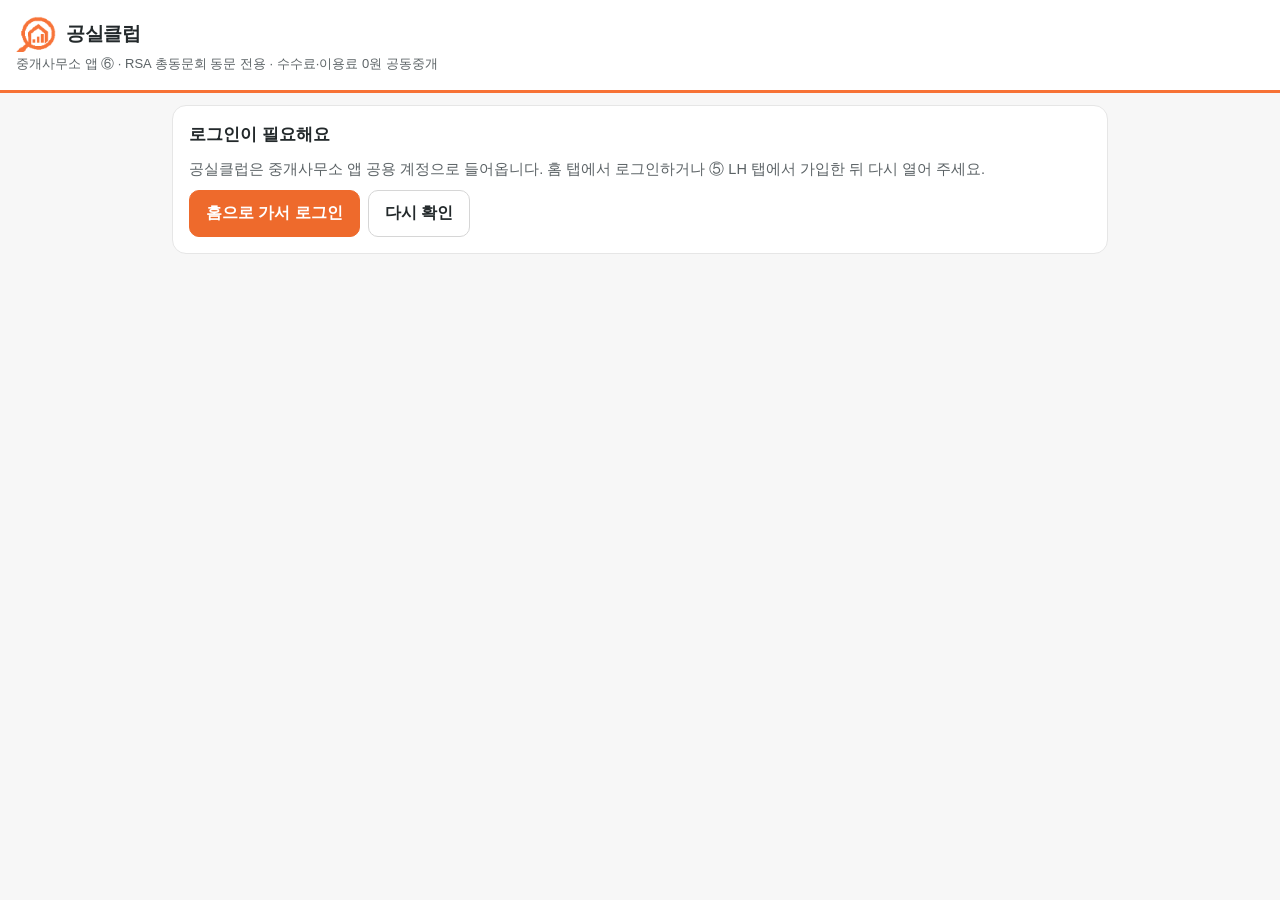
<file: gongsil.html>
<!DOCTYPE html>
<html lang="ko">
<head>
<meta charset="utf-8">
<meta name="viewport" content="width=device-width, initial-scale=1">
<title>공실클럽 — RSA 동문 공동중개 · 중개사무소 앱 ⑥</title>
<script>if(/[?&]embed=1/.test(location.search))document.documentElement.classList.add("embed")</script>
<meta name="theme-color" content="#ffffff">
<link rel="icon" href="img/icon-192.png">
<link rel="apple-touch-icon" href="img/icon-192.png">
<style>
:root{--bg:#F7F7F7;--card:#fff;--ink:#23292B;--sub:#5C6366;--line:#E6E6E6;--brand:#EE6A2C;--brand-soft:#FDEEE5;
  --red:#b42318;--red-soft:#fdecea;--yel:#7a5400;--yel-soft:#fff4d6;--grn:#17733f;--grn-soft:#e4f4ea;--r:14px}
*{box-sizing:border-box}
html,body{margin:0;background:var(--bg);color:var(--ink);font-family:-apple-system,BlinkMacSystemFont,"Apple SD Gothic Neo","Malgun Gothic","Noto Sans KR",sans-serif;font-size:16px;line-height:1.55;-webkit-text-size-adjust:100%}
header{background:var(--brand);color:#fff;padding:16px}
header h1{margin:0;font-size:19px;letter-spacing:-.3px}
header p{margin:2px 0 0;font-size:13px;opacity:.85}
.embed header{display:none}
.wrap{max-width:960px;margin:0 auto;padding:12px 12px 60px}
.card{background:var(--card);border:1px solid var(--line);border-radius:var(--r);padding:16px;margin:0 0 12px}
.card h2{font-size:16.5px;margin:0 0 10px}
label.f{display:block;font-size:13.5px;color:var(--sub);font-weight:600}
input[type=text],input[type=tel],input[type=search],select,textarea{width:100%;min-height:46px;border:1px solid #D6D6D6;border-radius:10px;padding:10px 12px;font:inherit;color:var(--ink);background:#fff;margin-top:4px}
textarea{min-height:90px;resize:vertical}
input:focus,select:focus,textarea:focus{outline:2px solid #F9B48F;border-color:var(--brand)}
.grid{display:grid;grid-template-columns:1fr 1fr;gap:10px}
.grid3{display:grid;grid-template-columns:repeat(3,1fr);gap:10px}
.full{grid-column:1/-1}
.row{display:flex;gap:8px;flex-wrap:wrap;align-items:center}
.btn{min-height:46px;border:1px solid #D6D6D6;background:#fff;border-radius:10px;padding:10px 16px;font:inherit;font-weight:700;color:var(--ink);cursor:pointer;text-decoration:none;display:inline-flex;align-items:center;justify-content:center;gap:6px}
.btn.pri{background:var(--brand);border-color:var(--brand);color:#fff}
.btn.sm{min-height:44px;padding:8px 12px;font-size:14px}
.btn.red{color:var(--red);border-color:#f0c4bf}
.btn:disabled{opacity:.5;cursor:default}
.seg{display:flex;border:1px solid #D6D6D6;border-radius:10px;overflow:hidden;margin-top:4px;flex-wrap:nowrap}
.seg button{flex:1;min-height:44px;border:0;background:#fff;font:inherit;font-weight:700;color:var(--sub);cursor:pointer;padding:0 6px;white-space:nowrap}
.seg button+button{border-left:1px solid #D6D6D6}
.seg button.on{background:var(--brand);color:#fff}
.hint{font-size:13px;color:var(--sub);margin:4px 0 0}
.note{padding:11px 14px;border-radius:12px;font-size:14px;margin:10px 0 0}
.note.y{background:var(--yel-soft);color:var(--yel)} .note.r{background:var(--red-soft);color:var(--red)} .note.g{background:var(--grn-soft);color:var(--grn)} .note.b{background:var(--brand-soft);color:var(--brand)}
.hide{display:none!important}
nav.sub{display:flex;gap:6px;overflow-x:auto;scrollbar-width:none;margin:0 0 12px;position:sticky;top:0;z-index:20;background:var(--bg);padding:4px 0 8px}
nav.sub::-webkit-scrollbar{display:none}
nav.sub button{flex:none;min-height:44px;border:1px solid var(--line);background:#fff;border-radius:999px;padding:6px 15px;font:inherit;font-size:14.5px;font-weight:700;color:var(--sub);cursor:pointer;position:relative}
nav.sub button.on{background:var(--brand);border-color:var(--brand);color:#fff}
nav.sub .bd{display:inline-block;min-width:19px;height:19px;border-radius:99px;background:var(--red);color:#fff;font-size:11.5px;line-height:19px;text-align:center;margin-left:5px;padding:0 5px}
.filters{display:grid;grid-template-columns:1.1fr 1fr 1fr;gap:8px}
.filters .q{grid-column:1/-1}
.res-head{display:flex;justify-content:space-between;align-items:center;margin:4px 2px 8px;gap:8px}
.res-head b{font-size:15px}
.list{display:grid;grid-template-columns:repeat(auto-fill,minmax(290px,1fr));gap:10px}
.it{background:#fff;border:1px solid var(--line);border-radius:14px;padding:13px 14px;cursor:pointer;text-align:left;font:inherit;color:inherit;display:block;width:100%}
.it:hover{border-color:#F5A47C;box-shadow:0 4px 14px rgba(0,0,0,.05)}
.it .top{display:flex;gap:6px;align-items:center;flex-wrap:wrap;font-size:13px;color:var(--sub)}
.tag{display:inline-block;font-size:12px;font-weight:800;border-radius:6px;padding:2px 7px;background:var(--brand-soft);color:var(--brand)}
.tag.m{background:#eef0ef;color:#4b5450}
.tag.y{background:var(--yel-soft);color:var(--yel)} .tag.r{background:var(--red-soft);color:var(--red)} .tag.g{background:var(--grn-soft);color:var(--grn)}
.it .pr{font-size:20px;font-weight:800;letter-spacing:-.4px;margin:5px 0 1px}
.it .pr small{font-size:13px;font-weight:600;color:var(--sub);margin-left:4px}
.it .ad{font-size:14.5px;font-weight:600}
.it .sp{font-size:13.5px;color:var(--sub)}
.it .ow{display:flex;justify-content:space-between;gap:6px;border-top:1px dashed var(--line);margin-top:8px;padding-top:7px;font-size:13px;color:var(--sub)}
#map{height:62vh;min-height:360px;border-radius:14px;border:1px solid var(--line);background:#EBEBEB}
.both{display:grid;grid-template-columns:1.15fr 1fr;gap:10px;align-items:start}
.both #map{position:sticky;top:64px;height:calc(100vh - 90px);min-height:420px}
.both .list{grid-template-columns:1fr;max-height:none}
.it.hl{border-color:var(--brand);box-shadow:0 0 0 2px var(--brand)}
@media (max-width:760px){.both{grid-template-columns:1fr}.both #map{position:relative!important;top:auto;height:46vh;min-height:300px}}
.empty{text-align:center;color:var(--sub);padding:34px 10px;font-size:14.5px}
/* 모달 */
.modal{position:fixed;inset:0;background:rgba(20,24,22,.55);z-index:70;display:flex;align-items:flex-end;justify-content:center}
.modal .box{background:#fff;width:100%;max-width:640px;max-height:92vh;overflow:auto;border-radius:18px 18px 0 0;padding:16px 16px 24px}
@media (min-width:700px){.modal{align-items:center}.modal .box{border-radius:18px}}
.mh{display:flex;justify-content:space-between;align-items:flex-start;gap:8px;margin-bottom:8px}
.mh h3{margin:0;font-size:18px}
.x{min-width:44px;min-height:44px;border:0;background:#F2F2F2;border-radius:10px;font-size:20px;cursor:pointer}
.photos{display:flex;gap:6px;overflow-x:auto;scroll-snap-type:x mandatory;margin:6px 0 10px}
.photos img{height:220px;max-width:88%;object-fit:cover;border-radius:10px;scroll-snap-align:start;flex:none;background:#eee}
.kv{display:grid;grid-template-columns:96px 1fr;gap:4px 10px;font-size:14.5px;margin:8px 0}
.kv dt{color:var(--sub)} .kv dd{margin:0;font-weight:600}
.contact{background:var(--grn-soft);border-radius:12px;padding:12px 14px;margin-top:10px}
.contact b{font-size:17px}
.inq{border-top:1px solid var(--line);padding:9px 0;font-size:14px}
.inq:first-child{border-top:0}
.thumbs{display:flex;gap:6px;flex-wrap:wrap;margin-top:8px}
.thumbs div{position:relative}
.thumbs img{width:84px;height:84px;object-fit:cover;border-radius:8px;display:block}
.thumbs button{position:absolute;right:-6px;top:-6px;width:28px;height:28px;border-radius:50%;border:0;background:#23292B;color:#fff;cursor:pointer;font-size:15px;line-height:1}
.toast{position:fixed;left:50%;bottom:24px;transform:translateX(-50%);background:#23292B;color:#fff;padding:10px 16px;border-radius:10px;font-size:14px;opacity:0;pointer-events:none;transition:.2s;z-index:90;max-width:90vw}
.toast.show{opacity:1}
.stale{background:var(--yel-soft);border-radius:10px;padding:10px 12px;margin-top:8px;font-size:14px;color:var(--yel)}
.stale.r{background:var(--red-soft);color:var(--red)}
.mine .it{cursor:default}
.leaflet-popup-content{font-family:inherit;font-size:13.5px;line-height:1.45;margin:10px 12px}
.leaflet-popup-content .btn{min-height:36px;padding:4px 10px;font-size:13px;margin-top:6px}
@media (max-width:620px){.grid,.grid3{grid-template-columns:1fr 1fr}.filters{grid-template-columns:1fr 1fr}.filters .rg{grid-column:1/-1}}
</style>
<link rel="stylesheet" href="land3.css">
</head>
<body>
<header><h1>공실클럽</h1><p>중개사무소 앱 ⑥ · RSA 총동문회 동문 전용 · 수수료·이용료 0원 공동중개</p></header>
<div class="wrap" id="app"><div class="empty">불러오는 중…</div></div>
<div class="toast" id="toast"></div>

<script>
(function(){
"use strict";
const VW_KEY="072D9167-7EB4-4FFE-9765-0EFA6F25F41B";
const SB_URL="https://dwtylilyvmvbpsryvlcg.supabase.co", SB_KEY="sb_publishable_Vht7Hh-4GF-mpbnprPp3FQ_AgGPTKTH", TK="junggae-token";
const $=s=>document.querySelector(s), $$=s=>[...document.querySelectorAll(s)];
const esc=s=>String(s??'').replace(/[&<>"']/g,c=>({'&':'&amp;','<':'&lt;','>':'&gt;','"':'&quot;',"'":'&#39;'}[c]));
const LS={get(k,d){try{const v=localStorage.getItem(k);return v?JSON.parse(v):d}catch(e){return d}},set(k,v){try{localStorage.setItem(k,JSON.stringify(v))}catch(e){}}};
function toast(m){const t=$('#toast');t.textContent=m;t.classList.add('show');clearTimeout(toast.t);toast.t=setTimeout(()=>t.classList.remove('show'),2400)}
const token=()=>{try{return localStorage.getItem(TK)||''}catch(e){return''}};
async function rpc(fn,args){
  let r;try{r=await fetch(SB_URL+'/rest/v1/rpc/'+fn,{method:'POST',headers:{apikey:SB_KEY,'Content-Type':'application/json'},body:JSON.stringify(Object.assign({p_token:token()},args||{}))})}catch(e){throw new Error('인터넷 연결을 확인하세요')}
  const t=await r.text();let j=null;try{j=t?JSON.parse(t):null}catch(e){}
  if(!r.ok){const m=(j&&j.message)||('서버 오류 '+r.status);if(m==='AUTH_REQUIRED'){try{localStorage.removeItem(TK)}catch(e){}S.me=null;render()}throw new Error(m==='GS_NOT_MEMBER'?'동문 확인이 필요합니다':m)}
  return j}

const REGIONS=['서울남부','서울동부','서울북부','서울서부','경기남부','경기북부','경기서부','인천','강원','충청','대구경북','부산경남','전라'];
const DEALS=['월세','전세','매매','단기'];
const KINDS=['원룸','투룸','쓰리룸+','오피스텔','아파트','빌라','단독·다가구','상가','사무실','지식산업센터','공장·창고','토지','기타'];
const FEES=['각자 받기(일반 공동중개)','수수료 반반','협의','기타(메모 참고)'];
const PY=0.3025;

const S={me:null,tab:'find',f:LS.get('gs.filter',{region:'',deal:'',kind:'',maxDeposit:'',maxRent:'',maxPrice:'',q:''}),view:(v=>v==='list'?'list':'both')(LS.get('gs.view','both')),list:[],mine:[],busy:false,edit:null,photos:null,photosDirty:false};

/* ---------- 표시 ---------- */
function man(won){if(won==null||won==='')return'';const m=Math.round(won/1e4);if(m>=1e4){const e=Math.floor(m/1e4),r=m%1e4;return e+'억'+(r?' '+r.toLocaleString():'')}return m.toLocaleString()}
function priceText(l){if(l.deal==='매매')return['매매 '+man(l.price),''];if(l.deal==='전세')return['전세 '+man(l.deposit),''];
  return[(man(l.deposit)||'0')+' / '+(man(l.rent)||'0'),l.deal==='단기'?'단기 · 만원':'만원']}
function ago(ts){const d=Math.floor((Date.now()-new Date(ts))/864e5);return d<=0?'오늘':d===1?'어제':d+'일 전'}
function fresh(l){const d=Math.floor((Date.now()-new Date(l.confirmed_at))/864e5);return d>21?['r','숨김('+d+'일 미확인)']:d>14?['y',d+'일 전 확인']:['g',ago(l.confirmed_at)+' 확인']}
function area(l){return l.area?`${(+l.area).toLocaleString()}㎡(${(l.area*PY).toFixed(1)}평)`:''}
function card(l,mine){const[p,u]=priceText(l);const[fc,ft]=fresh(l);
  return `<button class="it" data-id="${l.id}">
    <div class="top"><span class="tag">${esc(l.deal)}</span><span class="tag m">${esc(l.kind)}</span>${l.status!=='공실'?`<span class="tag ${l.status==='완료'?'m':'y'}">${esc(l.status)}</span>`:''}<span>${esc(l.region)}</span>${l.photo_n?`<span>📷${l.photo_n}</span>`:''}<span style="margin-left:auto" class="tag ${fc}">${ft}</span></div>
    <div class="pr">${esc(p)}${u?`<small>${u}</small>`:''}${l.mgmt?`<small>관리비 ${man(l.mgmt)}만</small>`:''}</div>
    <div class="ad">${esc(l.addr)} ${esc(l.addr_detail||'')}</div>
    <div class="sp">${[area(l),l.floor,l.rooms,l.move_in&&'입주 '+l.move_in].filter(Boolean).map(esc).join(' · ')}</div>
    <div class="ow"><span>💰 ${esc(l.fee||'협의')}</span><span>${mine?`문의 ${l.inq_n}건`:`${esc(l.owner?.office||'')} ${esc(l.owner?.name||'')}${l.owner?.cohort?' · '+l.owner.cohort+'기':''}`}</span></div>
  </button>`}

/* ---------- 화면 ---------- */
function render(){
  const A=$('#app');
  if(!token()||!S.me){A.innerHTML=`<div class="card"><h2>로그인이 필요해요</h2><p class="hint" style="font-size:14.5px">공실클럽은 중개사무소 앱 공용 계정으로 들어옵니다. 홈 탭에서 로그인하거나 ⑤ LH 탭에서 가입한 뒤 다시 열어 주세요.</p>
    <div class="row" style="margin-top:10px"><a class="btn pri" href="index.html#home" target="_top">홈으로 가서 로그인</a><button class="btn" id="retry">다시 확인</button></div></div>`;
    $('#retry').onclick=boot;return}
  const me=S.me;
  if(!me.ok){A.innerHTML=`<div class="card"><h2>RSA 총동문회 동문 전용입니다</h2>
    <p style="margin:0 0 8px">가입한 휴대폰 번호(${esc(me.name)} 님)가 동문 명단에서 확인되지 않았어요. 명단 번호가 다르거나 새 기수라면 확인 요청을 남겨 주세요 — 동문회 관리자가 승인합니다.</p>
    ${me.pending?`<div class="note y">확인 요청을 보냈어요. 승인되면 바로 쓸 수 있습니다.</div>`:''}
    <label class="f" style="margin-top:10px">기수·권역·명단상 연락처 등 확인용 메모<input type="text" id="reqNote" placeholder="예: 11기, 서울남부, 명단엔 010-xxxx 번호로 등록"></label>
    <div class="row" style="margin-top:10px"><button class="btn pri" id="reqBtn">${me.pending?'요청 다시 보내기':'동문 확인 요청'}</button><button class="btn" id="retry">명단 다시 확인</button></div>
    <p class="hint">명단 확인은 휴대폰 번호를 암호화한 값으로만 대조합니다.</p></div>`;
    $('#reqBtn').onclick=async()=>{try{const j=await rpc('gs_request',{p_note:$('#reqNote').value});if(j.matched){toast('동문으로 확인됐어요');await boot()}else{toast('요청을 보냈어요');S.me.pending=true;render()}}catch(e){toast(e.message)}};
    $('#retry').onclick=boot;return}
  const tabs=[['find','🔎 찾기'],['new',S.edit?'✏️ 수정':'➕ 공실 등록'],['mine','📋 내 공실',me.stale],['inbox','💬 문의',me.unread]];
  if(me.admin)tabs.push(['admin','⚙ 관리',me.pending_n]);
  A.innerHTML=`<nav class="sub">${tabs.map(([k,t,b])=>`<button data-tab="${k}" class="${S.tab===k?'on':''}">${t}${b?`<span class="bd">${b}</span>`:''}</button>`).join('')}</nav><div id="pane"></div>`;
  $$('nav.sub button').forEach(b=>b.onclick=()=>{if(b.dataset.tab!=='new')S.edit=null;S.tab=b.dataset.tab;if(S.tab==='new'&&!S.edit){S.photos=[];S.photosDirty=false}render()});
  ({find:paneFind,new:paneNew,mine:paneMine,inbox:paneInbox,admin:paneAdmin})[S.tab]();
}

/* ---------- 찾기 ---------- */
function paneFind(){const f=S.f;
  $('#pane').innerHTML=`<div class="card" style="padding:12px">
    <div class="filters">
      <label class="f rg">권역<select id="fRegion"><option value="">전체 권역</option>${REGIONS.map(r=>`<option ${f.region===r?'selected':''}>${r}</option>`).join('')}</select></label>
      <label class="f">거래<select id="fDeal"><option value="">전체</option>${DEALS.map(r=>`<option ${f.deal===r?'selected':''}>${r}</option>`).join('')}</select></label>
      <label class="f">유형<select id="fKind"><option value="">전체</option>${KINDS.map(r=>`<option ${f.kind===r?'selected':''}>${r}</option>`).join('')}</select></label>
      <label class="f">보증금 이하(만원)<input type="text" id="fDep" inputmode="numeric" value="${f.maxDeposit?f.maxDeposit/1e4:''}" placeholder="제한 없음"></label>
      <label class="f">월세 이하(만원)<input type="text" id="fRent" inputmode="numeric" value="${f.maxRent?f.maxRent/1e4:''}" placeholder="제한 없음"></label>
      <label class="f">매매가 이하(만원)<input type="text" id="fPrice" inputmode="numeric" value="${f.maxPrice?f.maxPrice/1e4:''}" placeholder="제한 없음"></label>
      <label class="f q">검색<input type="search" id="fQ" value="${esc(f.q)}" placeholder="동네·건물명·메모 (예: 봉천동, 역세권)"></label>
    </div></div>
  <div class="res-head"><b id="cnt">찾는 중…</b><div class="seg" style="margin:0;width:200px"><button data-v="both" class="${S.view!=='list'?'on':''}">지도+목록</button><button data-v="list" class="${S.view==='list'?'on':''}">목록만</button></div></div>
  <div id="res"></div>`;
  const num=v=>{const n=String(v).replace(/\D/g,'');return n?String(+n*1e4):''};
  let t=null;const go=()=>{clearTimeout(t);t=setTimeout(()=>{Object.assign(S.f,{region:$('#fRegion').value,deal:$('#fDeal').value,kind:$('#fKind').value,maxDeposit:num($('#fDep').value),maxRent:num($('#fRent').value),maxPrice:num($('#fPrice').value),q:$('#fQ').value.trim()});LS.set('gs.filter',S.f);load()},300)};
  ['#fRegion','#fDeal','#fKind'].forEach(s=>$(s).onchange=go);['#fDep','#fRent','#fPrice','#fQ'].forEach(s=>$(s).oninput=go);
  $$('.res-head .seg button').forEach(b=>b.onclick=()=>{S.view=b.dataset.v;LS.set('gs.view',S.view);$$('.res-head .seg button').forEach(x=>x.classList.toggle('on',x===b));showRes()});
  load()}
async function load(){try{S.list=await rpc('gs_list',{p_f:S.f})||[];showRes()}catch(e){const r=$('#res');if(r)r.innerHTML=`<div class="note r">${esc(e.message)}</div>`}}
function showRes(){const r=$('#res');if(!r)return;const L=S.list;
  $('#cnt').textContent=`공실 ${L.length}건${S.f.region?' · '+S.f.region:''}`;
  if(S.map){try{S.map.remove()}catch(e){}S.map=null}
  const listHtml=L.length?`<div class="list">${L.map(l=>card(l,false)).join('')}</div>`
    :`<div class="empty">조건에 맞는 공실이 아직 없어요.<br>내 공실을 먼저 올려 보세요 — 동문 누군가는 손님이 있습니다.<br><button class="btn pri" style="margin-top:12px" id="goNew">➕ 공실 등록</button></div>`;
  if(S.view==='list')r.innerHTML=listHtml;
  else{r.innerHTML=`<div class="both"><div><div id="map"></div><p class="hint" id="nomap"></p></div><div>${listHtml}</div></div>`;drawMap(L)}
  const g=$('#goNew');if(g)g.onclick=()=>{S.tab='new';S.edit=null;S.photos=[];render()};
  r.querySelectorAll('.it').forEach(b=>{b.onclick=()=>openDetail(b.dataset.id);
    b.onmouseenter=()=>{const mk=S.marks&&S.marks[b.dataset.id];if(mk&&S.map){S.map.panTo(mk.getLatLng(),{animate:true});mk.openPopup()}}})}
const RC={'서울남부':[37.49,126.93,12],'서울동부':[37.55,127.08,12],'서울북부':[37.62,127.03,12],'서울서부':[37.56,126.9,12],'경기남부':[37.25,127.05,10],'경기북부':[37.75,127.05,10],'경기서부':[37.4,126.8,10],
  '인천':[37.46,126.7,11],'강원':[37.8,128.2,8],'충청':[36.6,127.3,8],'대구경북':[36.2,128.6,8],'부산경남':[35.3,128.6,8],'전라':[35.4,127.0,8]};
let leafletP=null;
function leaflet(){if(window.L)return Promise.resolve();if(leafletP)return leafletP;
  leafletP=new Promise((ok,no)=>{const c=document.createElement('link');c.rel='stylesheet';c.href='vendor/leaflet/leaflet.css';document.head.appendChild(c);
    const s=document.createElement('script');s.src='vendor/leaflet/leaflet.js';s.onload=ok;s.onerror=()=>{leafletP=null;no(new Error('지도를 불러오지 못했어요'))};document.head.appendChild(s)});return leafletP}
async function drawMap(L){try{await leaflet()}catch(e){$('#map').outerHTML=`<div class="note r">${esc(e.message)} — 목록으로 보세요.</div>`;return}
  const el=$('#map');if(!el)return;if(S.map){try{S.map.remove()}catch(e){}}const m=window.L.map(el,{scrollWheelZoom:true});S.map=m;S.marks={};
  // 바탕지도: VWorld(국토부) 우선, 타일 오류가 이어지면 OpenStreetMap으로 자동 전환
  const osm=()=>window.L.tileLayer('https://{s}.tile.openstreetmap.org/{z}/{x}/{y}.png',{maxZoom:19,attribution:'© OpenStreetMap'});
  if(/junggae-app\.vercel\.app$/.test(location.hostname)){let bad=0,ok=0;
    const vw=window.L.tileLayer('https://api.vworld.kr/req/wmts/1.0.0/'+VW_KEY+'/Base/{z}/{y}/{x}.png',{minZoom:6,maxZoom:19,attribution:'© VWorld 국토교통부'});
    vw.on('tileload',()=>ok++);vw.on('tileerror',()=>{if(++bad>=3&&!ok&&m.hasLayer(vw)){m.removeLayer(vw);osm().addTo(m)}});vw.addTo(m)}
  else osm().addTo(m);
  const pts=L.filter(l=>l.lat&&l.lng);const groups={};pts.forEach(l=>{const k=l.lat.toFixed(5)+','+l.lng.toFixed(5);(groups[k]=groups[k]||[]).push(l)});
  const bounds=[];Object.values(groups).forEach(g=>{const ll=[g[0].lat,g[0].lng];bounds.push(ll);
    const mk=window.L.marker(ll).addTo(m);g.forEach(l=>S.marks[l.id]=mk);
    mk.bindPopup(g.map(l=>{const[p,u]=priceText(l);return `<div style="margin-bottom:6px"><b>${esc(l.deal)} ${esc(p)}${u?' '+u:''}</b><br>${esc(l.kind)} · ${esc(l.addr_detail||'')}<br><span style="color:#5C6366">${esc(l.owner?.office||'')}</span><br><button class="btn" data-pid="${l.id}">자세히</button></div>`}).join(''))});
  m.on('popupopen',e=>e.popup.getElement().querySelectorAll('[data-pid]').forEach(b=>b.onclick=()=>openDetail(b.dataset.pid)));
  if(bounds.length)m.fitBounds(bounds,{padding:[30,30],maxZoom:16});else{const c=RC[S.f.region]||[37.5665,126.978,10];m.setView([c[0],c[1]],c[2])}
  const miss=L.length-pts.length;if(miss)$('#nomap').textContent=`주소 위치를 못 찾은 ${miss}건은 목록에서 보세요.`;
  setTimeout(()=>m.invalidateSize(),100)}

/* ---------- 상세 ---------- */
function modal(html){const d=document.createElement('div');d.className='modal';d.innerHTML=`<div class="box">${html}</div>`;document.body.appendChild(d);
  d.onclick=e=>{if(e.target===d)close()};const close=()=>{d.remove();removeEventListener('keydown',k)};const k=e=>{if(e.key==='Escape')close()};addEventListener('keydown',k);d.close=close;return d}
async function openDetail(id){let l;try{l=await rpc('gs_get',{p_id:id})}catch(e){toast(e.message);return}
  const[p,u]=priceText(l);const[fc,ft]=fresh(l);
  const tel=x=>String(x||'').replace(/\D/g,''),fmtTel=x=>{const d=tel(x);return d.length===11?d.replace(/(\d{3})(\d{4})(\d{4})/,'$1-$2-$3'):d};
  const contactHtml=c=>`<div class="contact">📞 <b>${esc(l.owner?.office||'')} ${esc(l.owner?.name||'')}</b> ${l.owner?.cohort?'('+l.owner.cohort+'기)':''}<br><span style="font-size:18px;font-weight:800">${fmtTel(c.phone)}</span>
    <div class="row" style="margin-top:8px"><a class="btn pri sm" href="tel:${tel(c.phone)}">전화</a><a class="btn sm" href="sms:${tel(c.phone)}?body=${encodeURIComponent('[공실클럽] '+l.addr+' '+(l.addr_detail||'')+' '+l.deal+' 공동중개 문의드립니다.')}">문자</a></div></div>`;
  const d=modal(`<div class="mh"><div><div class="top" style="display:flex;gap:6px;flex-wrap:wrap"><span class="tag">${esc(l.deal)}</span><span class="tag m">${esc(l.kind)}</span>${l.status!=='공실'?`<span class="tag y">${esc(l.status)}</span>`:''}<span class="tag ${fc}">${ft}</span></div>
      <h3 style="margin-top:6px">${esc(p)} ${u?`<small style="font-size:13px;color:var(--sub)">${u}</small>`:''}</h3></div><button class="x" aria-label="닫기">×</button></div>
    ${l.photos&&l.photos.length?`<div class="photos">${l.photos.map(s=>`<img src="${s}" alt="공실 사진">`).join('')}</div>`:''}
    <dl class="kv">
      <dt>주소</dt><dd>${esc(l.addr)} ${esc(l.addr_detail||'')}</dd>
      <dt>권역</dt><dd>${esc(l.region)}</dd>
      ${l.mgmt?`<dt>관리비</dt><dd>${man(l.mgmt)}만원</dd>`:''}
      ${l.area?`<dt>면적</dt><dd>${area(l)}</dd>`:''}
      ${l.floor?`<dt>층</dt><dd>${esc(l.floor)}</dd>`:''}
      ${l.rooms?`<dt>구조</dt><dd>${esc(l.rooms)}</dd>`:''}
      ${l.move_in?`<dt>입주</dt><dd>${esc(l.move_in)}</dd>`:''}
      <dt>수수료</dt><dd>${esc(l.fee||'협의')}</dd>
      <dt>등록</dt><dd>${esc(l.owner?.office||'')} ${esc(l.owner?.name||'')} ${l.owner?.cohort?'· '+l.owner.cohort+'기':''} · ${ago(l.created_at)}</dd>
    </dl>
    ${l.memo?`<div class="note b" style="white-space:pre-wrap">${esc(l.memo)}</div>`:''}
    <div id="dAct"></div>`);
  d.querySelector('.x').onclick=d.close;
  const act=d.querySelector('#dAct');
  if(l.mine){act.innerHTML=`<h3 style="font-size:15px;margin:14px 0 4px">공동중개 문의 ${l.inquiries.length}건</h3>
    ${l.inquiries.length?l.inquiries.map(q=>`<div class="inq"><b>${esc(q.from.office)} ${esc(q.from.name)}</b>${q.from.cohort?' ('+q.from.cohort+'기)':''} · ${ago(q.at)}<br>${q.msg?esc(q.msg)+'<br>':''}<a href="tel:${tel(q.from.phone)}">${fmtTel(q.from.phone)}</a></div>`).join(''):'<p class="hint">아직 문의가 없어요.</p>'}
    <div class="row" style="margin-top:12px"><button class="btn sm" id="dEdit">✏️ 수정</button><button class="btn sm" id="dOk">✅ 아직 공실</button><button class="btn sm" id="dIng">계약중</button><button class="btn sm" id="dDone">거래완료</button></div>`;
    act.querySelector('#dEdit').onclick=()=>{d.close();startEdit(l)};
    [['#dOk','확인'],['#dIng','계약중'],['#dDone','완료']].forEach(([s,v])=>act.querySelector(s).onclick=async()=>{try{await rpc('gs_status',{p_id:l.id,p_status:v});toast(v==='확인'?'공실 확인 완료 — 14일 더 노출됩니다':v==='완료'?'거래완료 처리했어요(목록에서 내려감)':'계약중으로 바꿨어요');d.close();await refreshMe();render()}catch(e){toast(e.message)}});
    S.me.unread=0;
  }else if(l.contact){act.innerHTML=contactHtml(l.contact)+'<p class="hint">이미 문의를 남긴 공실입니다.</p>'}
  else{act.innerHTML=`<label class="f" style="margin-top:12px">문의 메모(선택)<input type="text" id="dMsg" maxlength="300" placeholder="예: 12/5 입주 원하는 직장인 손님 있습니다"></label>
    <button class="btn pri" style="width:100%;margin-top:8px" id="dAsk">문의 남기고 연락처 보기</button>
    <p class="hint">문의 기록은 공동중개 일지로 등록 중개사에게도 남습니다. 임대인 연락은 등록 중개사를 통해서만 해 주세요.</p>`;
    act.querySelector('#dAsk').onclick=async()=>{try{const j=await rpc('gs_inquire',{p_id:l.id,p_msg:act.querySelector('#dMsg').value});act.innerHTML=contactHtml(j.contact)}catch(e){toast(e.message)}}}
}

/* ---------- 등록·수정 ---------- */
function startEdit(l){S.edit=l;S.tab='new';S.photos=(l.photos||[]).slice();S.photosDirty=false;render()}
function paneNew(){const e=S.edit||{},me=S.me;const v=k=>esc(e[k]??'');const mv=k=>e[k]!=null&&e[k]!==''?e[k]/1e4:'';
  const deal=e.deal||'월세';
  $('#pane').innerHTML=`<div class="card">
    <h2>${S.edit?'공실 수정':'공실 30초 등록'}</h2>
    <label class="f">거래</label><div class="seg" id="nDeal">${DEALS.map(d=>`<button type="button" data-d="${d}" class="${deal===d?'on':''}">${d}</button>`).join('')}</div>
    <div class="grid" style="margin-top:10px">
      <label class="f">유형<select id="nKind">${KINDS.map(k=>`<option ${e.kind===k?'selected':''}>${k}</option>`).join('')}</select></label>
      <label class="f">권역<select id="nRegion">${REGIONS.map(r=>`<option ${(e.region||me.region)===r?'selected':''}>${r}</option>`).join('')}</select></label>
      <label class="f full">주소(도로명 또는 지번)<input type="text" id="nAddr" value="${v('addr')}" placeholder="예: 관악구 관악로6길 99 / 봉천동 1598-1"></label>
      <label class="f full">동·호수·층 등 상세<input type="text" id="nDetail" value="${v('addr_detail')}" placeholder="예: 301호 (공개 범위는 동문만)"></label>
      <label class="f dep">보증금(만원)<input type="text" id="nDep" inputmode="numeric" value="${mv('deposit')}"></label>
      <label class="f rent">월세(만원)<input type="text" id="nRent" inputmode="numeric" value="${mv('rent')}"></label>
      <label class="f price">매매가(만원)<input type="text" id="nPrice" inputmode="numeric" value="${mv('price')}"></label>
      <label class="f">관리비(만원)<input type="text" id="nMgmt" inputmode="decimal" value="${mv('mgmt')}"></label>
      <label class="f">전용면적(㎡) <span id="py" style="font-weight:400"></span><input type="text" id="nArea" inputmode="decimal" value="${v('area')}"></label>
      <label class="f">층<input type="text" id="nFloor" value="${v('floor')}" placeholder="예: 3층/5층"></label>
      <label class="f">구조<input type="text" id="nRooms" value="${v('rooms')}" placeholder="예: 방2·욕실1, 분리형"></label>
      <label class="f">입주 가능일<input type="text" id="nMove" value="${v('move_in')}" placeholder="예: 즉시, 12월 초, 협의"></label>
      <label class="f full">수수료 분배 조건<select id="nFee">${FEES.map(x=>`<option ${e.fee===x?'selected':''}>${x}</option>`).join('')}</select></label>
      <label class="f full">메모(장점·조건)<textarea id="nMemo" maxlength="1000" placeholder="예: 역 5분, 반려동물 협의, 주차 1대">${v('memo')}</textarea></label>
    </div>
    <div id="memoWarn" class="note r hide">메모에 전화번호처럼 보이는 숫자가 있어요. 임대인 연락처·인적사항은 적지 마세요(개인정보·매물 빼가기 방지).</div>
    <label class="f" style="margin-top:10px">사진(최대 5장 · 자동 압축)</label>
    <input type="file" id="nFile" accept="image/*" multiple style="margin-top:6px">
    <div class="thumbs" id="thumbs"></div>
    <p class="hint">문패·얼굴·차량번호가 보이는 사진은 빼 주세요. 거래완료로 바꾸면 사진은 자동 삭제됩니다.</p>
    <div class="row" style="margin-top:14px"><button class="btn pri" id="nSave" style="flex:1">${S.edit?'수정 저장':'등록하기'}</button>${S.edit?'<button class="btn red" id="nDel">삭제</button><button class="btn" id="nCancel">취소</button>':''}</div>
  </div>`;
  let d=deal;const vis=()=>{$('.dep').classList.toggle('hide',d==='매매');$('.rent').classList.toggle('hide',d!=='월세'&&d!=='단기');$('.price').classList.toggle('hide',d!=='매매')};vis();
  $$('#nDeal button').forEach(b=>b.onclick=()=>{d=b.dataset.d;$$('#nDeal button').forEach(x=>x.classList.toggle('on',x===b));vis()});
  const py=()=>{const a=parseFloat($('#nArea').value);$('#py').textContent=a?`= ${(a*PY).toFixed(1)}평`:''};$('#nArea').oninput=py;py();
  $('#nMemo').oninput=()=>$('#memoWarn').classList.toggle('hide',!/01[016789][-\s.]?\d{3,4}[-\s.]?\d{4}|0\d{1,2}[-\s.]\d{3,4}[-\s.]\d{4}/.test($('#nMemo').value));
  drawThumbs();
  $('#nFile').onchange=async ev=>{const fs=[...ev.target.files];ev.target.value='';for(const f of fs){if(S.photos.length>=5){toast('사진은 5장까지예요');break}try{S.photos.push(await shrink(f));S.photosDirty=true}catch(e){toast('사진을 읽지 못했어요')}}drawThumbs()};
  if(S.edit){$('#nCancel').onclick=()=>{S.edit=null;S.tab='mine';render()};
    $('#nDel').onclick=async()=>{if(!confirm('이 공실을 삭제할까요? 문의 기록도 함께 지워집니다.'))return;try{await rpc('gs_delete',{p_id:S.edit.id});toast('삭제했어요');S.edit=null;S.tab='mine';await refreshMe();render()}catch(e){toast(e.message)}}}
  $('#nSave').onclick=async()=>{const n=s=>{const x=String($(s).value).replace(/[^\d.]/g,'');return x?String(Math.round(parseFloat(x)*1e4)):''};
    const data={deal:d,kind:$('#nKind').value,region:$('#nRegion').value,addr:$('#nAddr').value.trim(),addr_detail:$('#nDetail').value.trim(),
      deposit:d==='매매'?'':n('#nDep'),rent:(d==='월세'||d==='단기')?n('#nRent'):'',price:d==='매매'?n('#nPrice'):'',mgmt:n('#nMgmt'),
      area:$('#nArea').value.replace(/[^\d.]/g,''),floor:$('#nFloor').value.trim(),rooms:$('#nRooms').value.trim(),move_in:$('#nMove').value.trim(),fee:$('#nFee').value,memo:$('#nMemo').value.trim()};
    if(!data.addr){toast('주소를 입력하세요');$('#nAddr').focus();return}
    if(d==='매매'?!data.price:!data.deposit&&d!=='단기'){toast(d==='매매'?'매매가를 입력하세요':'보증금을 입력하세요');return}
    const b=$('#nSave');b.disabled=true;b.textContent='저장 중…';
    try{const j=await rpc('gs_save',{p_id:S.edit?S.edit.id:null,p_d:data});
      if(S.photosDirty){b.textContent='사진 올리는 중…';await rpc('gs_photos_set',{p_id:j.id,p_photos:S.photos})}
      toast((S.edit?'수정했어요':'등록했어요 — 동문들에게 바로 보입니다')+(j.geo?'':' (지도 위치는 못 찾음)'));
      S.edit=null;S.photos=[];S.photosDirty=false;S.tab='mine';await refreshMe();render()}
    catch(e){toast(e.message);b.disabled=false;b.textContent=S.edit?'수정 저장':'등록하기'}};
}
function drawThumbs(){const t=$('#thumbs');if(!t)return;t.innerHTML=S.photos.map((s,i)=>`<div><img src="${s}" alt=""><button data-i="${i}" aria-label="사진 빼기">×</button></div>`).join('');
  t.querySelectorAll('button').forEach(b=>b.onclick=()=>{S.photos.splice(+b.dataset.i,1);S.photosDirty=true;drawThumbs()})}
function shrink(file){return new Promise((ok,no)=>{const fr=new FileReader();fr.onerror=no;fr.onload=()=>{const im=new Image();im.onerror=no;im.onload=()=>{
  let q=.72,max=1280,out='';for(let i=0;i<5;i++){const s=Math.min(1,max/Math.max(im.width,im.height));const c=document.createElement('canvas');c.width=Math.round(im.width*s);c.height=Math.round(im.height*s);
    c.getContext('2d').drawImage(im,0,0,c.width,c.height);out=c.toDataURL('image/jpeg',q);if(out.length<280000)break;q-=.1;max=Math.round(max*.85)}ok(out)};im.src=fr.result};fr.readAsDataURL(file)})}

/* ---------- 내 공실 ---------- */
async function paneMine(){$('#pane').innerHTML='<div class="empty">불러오는 중…</div>';
  try{S.mine=await rpc('gs_list',{p_f:{mine:true}})||[]}catch(e){$('#pane').innerHTML=`<div class="note r">${esc(e.message)}</div>`;return}
  const L=S.mine;if(!L.length){$('#pane').innerHTML=`<div class="empty">아직 올린 공실이 없어요.<br><button class="btn pri" style="margin-top:12px" id="goNew">➕ 공실 등록</button></div>`;$('#goNew').onclick=()=>{S.tab='new';S.photos=[];render()};return}
  const act=L.filter(l=>l.status!=='완료'),done=L.filter(l=>l.status==='완료');
  $('#pane').innerHTML=`<div class="note b" style="margin:0 0 10px">14일마다 "아직 공실인가요?"를 확인해 주세요. 21일 넘게 확인이 없으면 다른 동문에게 자동으로 숨겨집니다(허위·지난 매물 방지).</div>
    <div class="list mine">${act.map(l=>{const dd=Math.floor((Date.now()-new Date(l.confirmed_at))/864e5);
      return `<div>${card(l,true)}${dd>14?`<div class="stale ${dd>21?'r':''}">${dd>21?'다른 동문에게 숨겨진 상태예요.':'아직 공실인가요?'} (${dd}일째 미확인)<div class="row" style="margin-top:6px"><button class="btn sm" data-s="확인" data-id="${l.id}">✅ 아직 공실</button><button class="btn sm" data-s="계약중" data-id="${l.id}">계약중</button><button class="btn sm" data-s="완료" data-id="${l.id}">거래완료</button></div></div>`:''}</div>`}).join('')}</div>
    ${done.length?`<h3 style="font-size:15px;color:var(--sub);margin:18px 2px 8px">거래완료 ${done.length}건</h3><div class="list mine">${done.map(l=>card(l,true)).join('')}</div>`:''}`;
  $$('#pane .it').forEach(b=>b.onclick=()=>openDetail(b.dataset.id));
  $$('#pane [data-s]').forEach(b=>b.onclick=async()=>{try{await rpc('gs_status',{p_id:b.dataset.id,p_status:b.dataset.s});toast('반영했어요');await refreshMe();render()}catch(e){toast(e.message)}})}

/* ---------- 문의함 ---------- */
async function paneInbox(){$('#pane').innerHTML='<div class="empty">불러오는 중…</div>';let j;
  try{j=await rpc('gs_inbox')}catch(e){$('#pane').innerHTML=`<div class="note r">${esc(e.message)}</div>`;return}
  const tel=x=>String(x||'').replace(/\D/g,'');S.me.unread=0;
  const row=(q,who,unread)=>`<div class="inq">${unread?'<span class="tag r">새 문의</span> ':''}<b>${esc(who.office)} ${esc(who.name)}</b>${who.cohort?' ('+who.cohort+'기)':''} · ${ago(q.at)}
    <br><a href="#" data-id="${q.listing.id}">${esc(q.listing.deal)} ${esc(q.listing.kind)} · ${esc(q.listing.addr)} ${esc(q.listing.addr_detail||'')}</a>${q.listing.status&&q.listing.status!=='공실'?' <span class="tag y">'+esc(q.listing.status)+'</span>':''}
    ${q.msg?'<br>“'+esc(q.msg)+'”':''}<br><a class="btn sm" style="margin-top:6px" href="tel:${tel(who.phone)}">📞 ${esc(who.phone)}</a></div>`;
  $('#pane').innerHTML=`<div class="card"><h2>받은 문의 (공동중개 일지)</h2>${j.received.length?j.received.map(q=>row(q,q.from,!q.read)).join(''):'<p class="hint">아직 받은 문의가 없어요.</p>'}</div>
    <div class="card"><h2>내가 한 문의</h2>${j.sent.length?j.sent.map(q=>row(q,q.to,false)).join(''):'<p class="hint">아직 문의한 공실이 없어요.</p>'}</div>
    <p class="hint">최근 180일 기록입니다. 누가 언제 문의했는지 남아 공동중개 분쟁 예방에 쓰입니다.</p>`;
  $$('#pane a[data-id]').forEach(a=>a.onclick=e=>{e.preventDefault();openDetail(a.dataset.id)});
  $$('nav.sub button[data-tab=inbox] .bd').forEach(x=>x.remove())}

/* ---------- 관리 ---------- */
async function paneAdmin(){$('#pane').innerHTML='<div class="empty">불러오는 중…</div>';let L;
  try{L=await rpc('gs_admin_list')}catch(e){$('#pane').innerHTML=`<div class="note r">${esc(e.message)}</div>`;return}
  $('#pane').innerHTML=`<div class="card"><h2>동문 확인 요청 ${L.length}건</h2>
    <p class="hint" style="margin:0 0 8px">동문 명단(동문이 앱 기준 503명, 2026-11-22 반영)에 휴대폰 번호가 없는 가입자입니다. 동문이 맞으면 승인하세요.</p>
    ${L.length?L.map(m=>`<div class="inq"><b>${esc(m.name)}</b> · ${esc(m.office)} · 등록번호 ${esc(m.reg_no)}<br>${esc(m.phone)} · ${ago(m.at)}${m.note?'<br>메모: '+esc(m.note):''}
      <div class="row" style="margin-top:6px"><button class="btn pri sm" data-ok="1" data-id="${m.id}">승인</button><button class="btn sm red" data-ok="0" data-id="${m.id}">거절</button></div></div>`).join(''):'<p class="hint">대기 중인 요청이 없어요.</p>'}</div>`;
  $$('#pane [data-ok]').forEach(b=>b.onclick=async()=>{try{await rpc('gs_admin_set',{p_member:b.dataset.id,p_ok:b.dataset.ok==='1'});toast(b.dataset.ok==='1'?'승인했어요':'거절했어요');await refreshMe();render()}catch(e){toast(e.message)}})}

/* ---------- 시작 ---------- */
async function refreshMe(){try{S.me=await rpc('gs_me')}catch(e){if(e.message!=='인터넷 연결을 확인하세요')S.me=null;else throw e}}
async function boot(){if(!token()){S.me=null;render();return}
  try{await refreshMe()}catch(e){$('#app').innerHTML=`<div class="note r">${esc(e.message)}</div>`;return}
  if(S.me&&S.me.ok&&!S.f.region&&S.me.region&&!LS.get('gs.filter',null)){S.f.region=REGIONS.includes(S.me.region)?S.me.region:''}
  render()}
addEventListener('storage',e=>{if(e.key===TK)boot()});
boot();
})();
</script>
</body>
</html>
</file>
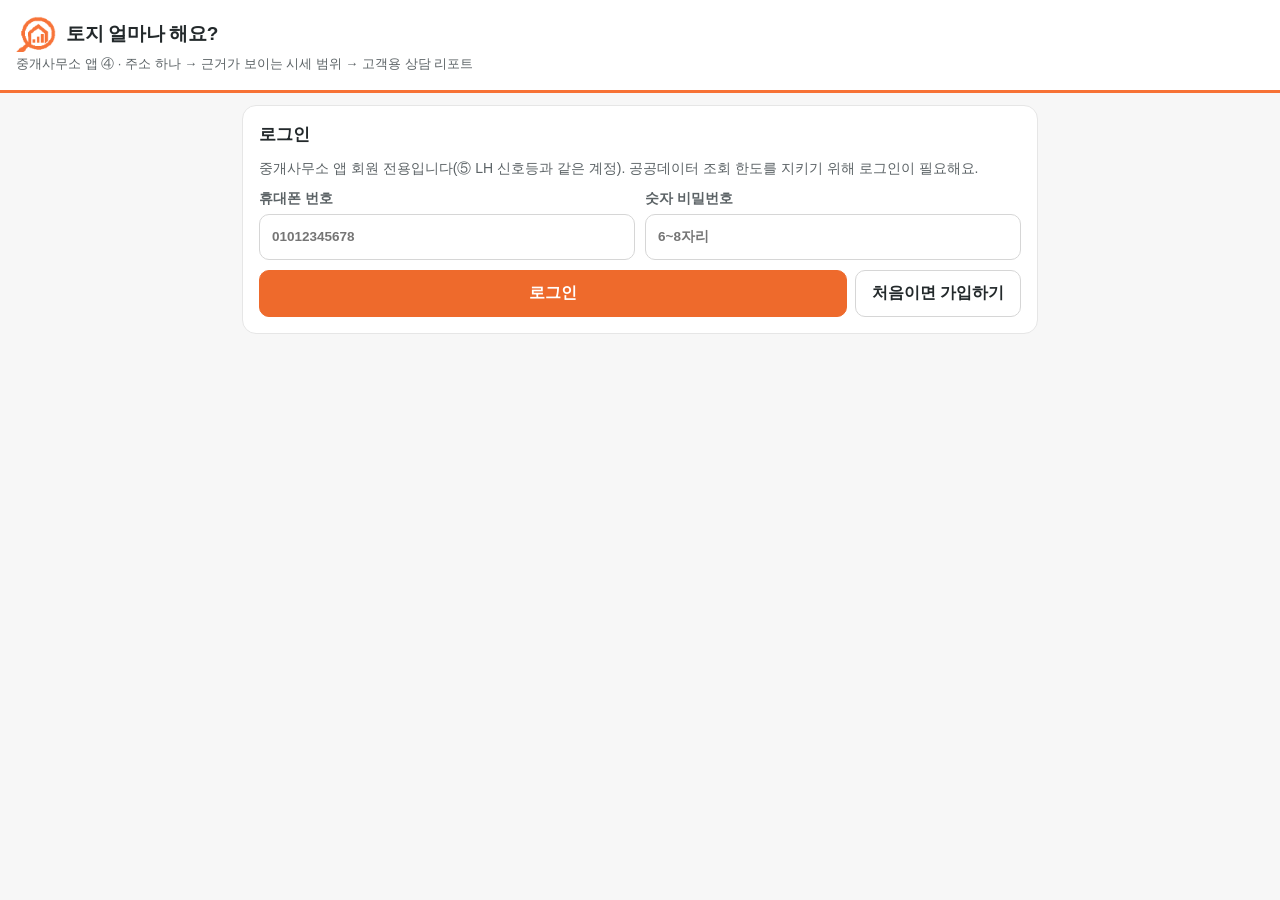
<file: land.html>
<!DOCTYPE html>
<html lang="ko">
<head>
<meta charset="utf-8">
<meta name="viewport" content="width=device-width, initial-scale=1">
<title>토지 얼마나 해요? — 중개사무소 앱 ④</title>
<script>if(/[?&]embed=1/.test(location.search))document.documentElement.classList.add("embed")</script>
<meta name="theme-color" content="#ffffff">
<link rel="icon" href="img/icon-192.png">
<link rel="apple-touch-icon" href="img/icon-192.png">
<style>
:root{--bg:#F7F7F7;--card:#fff;--ink:#23292B;--sub:#5C6366;--line:#E6E6E6;--brand:#EE6A2C;--brand-soft:#FDEEE5;
  --red:#b42318;--red-soft:#fdecea;--yel:#7a5400;--yel-soft:#fff4d6;--grn:#17733f;--grn-soft:#e4f4ea;--r:14px}
*{box-sizing:border-box}
html,body{margin:0;background:var(--bg);color:var(--ink);font-family:-apple-system,BlinkMacSystemFont,"Apple SD Gothic Neo","Malgun Gothic","Noto Sans KR",sans-serif;font-size:16px;line-height:1.55;-webkit-text-size-adjust:100%}
header{background:var(--brand);color:#fff;padding:16px}
header h1{margin:0;font-size:19px;letter-spacing:-.3px}
header p{margin:2px 0 0;font-size:13px;opacity:.85}
.embed header{display:none}
.wrap{max-width:820px;margin:0 auto;padding:12px 12px 60px}
.card{background:var(--card);border:1px solid var(--line);border-radius:var(--r);padding:16px;margin:0 0 12px}
.card h2{font-size:16.5px;margin:0 0 10px;display:flex;align-items:center;gap:8px}
.n{display:inline-grid;place-items:center;width:24px;height:24px;border-radius:50%;background:var(--brand);color:#fff;font-size:13px}
label.f{display:block;font-size:13.5px;color:var(--sub);font-weight:600}
input[type=text],input[type=tel],input[type=password],input[type=number],select,textarea{width:100%;min-height:46px;border:1px solid #D6D6D6;border-radius:10px;padding:10px 12px;font:inherit;color:var(--ink);background:#fff;margin-top:4px}
textarea{min-height:130px;resize:vertical;line-height:1.6}
input:focus,select:focus,textarea:focus{outline:2px solid #F9B48F;border-color:var(--brand)}
.row{display:flex;gap:8px;flex-wrap:wrap;align-items:center}
.grid{display:grid;grid-template-columns:1fr 1fr;gap:10px}
.grid .full{grid-column:1/-1}
.btn{min-height:46px;border:1px solid #D6D6D6;background:#fff;border-radius:10px;padding:10px 16px;font:inherit;font-weight:700;color:var(--ink);cursor:pointer}
.btn.pri{background:var(--brand);border-color:var(--brand);color:#fff}
.btn.sm{min-height:44px;padding:8px 12px;font-size:14px}
.btn:disabled{opacity:.5;cursor:default}
.desc{margin:0 0 10px;font-size:14px;color:var(--sub)}
.hint{font-size:13px;color:var(--sub)}
.note{padding:12px 14px;border-radius:12px;font-size:14px;margin:10px 0}
.note.y{background:var(--yel-soft);color:var(--yel)} .note.r{background:var(--red-soft);color:var(--red)} .note.g{background:var(--grn-soft);color:var(--grn)} .note.b{background:var(--brand-soft);color:var(--brand)}
.chk{display:flex;align-items:center;gap:8px;min-height:44px;font-size:14.5px;cursor:pointer}
.chk input{width:22px;height:22px;accent-color:var(--brand)}
.facts{display:grid;grid-template-columns:repeat(3,1fr);gap:8px}
.fact{background:#FAFAFA;border:1px solid var(--line);border-radius:10px;padding:10px}
.fact b{display:block;font-size:12.5px;color:var(--sub);font-weight:600}
.fact span{font-size:15.5px;font-weight:700}
.big{font-size:26px;font-weight:800;letter-spacing:-.5px;color:var(--brand)}
.methods{display:grid;grid-template-columns:1fr 1fr;gap:10px}
.m{border:1px solid var(--line);border-radius:12px;padding:12px;background:#fff}
.m h3{margin:0 0 4px;font-size:15px}
.m .v{font-size:18px;font-weight:800}
.conf{display:inline-block;font-size:12.5px;font-weight:700;padding:2px 8px;border-radius:6px}
.conf.hi{background:var(--grn-soft);color:var(--grn)} .conf.mid{background:var(--yel-soft);color:var(--yel)} .conf.lo{background:var(--red-soft);color:var(--red)}
table.t{width:100%;border-collapse:collapse;font-size:13.5px}
table.t th,table.t td{border-bottom:1px solid var(--line);padding:7px 6px;text-align:right;white-space:nowrap}
table.t th{color:var(--sub);font-weight:600;background:#FAFAFA}
table.t td:first-child,table.t th:first-child{text-align:left}
.tw{overflow-x:auto}
.bars{display:flex;align-items:flex-end;gap:4px;height:120px;margin:8px 0 2px}
.bars div{flex:1;background:#9fc2b4;border-radius:4px 4px 0 0;position:relative;min-width:8px}
.bars div:last-child{background:var(--brand)}
.barl{display:flex;gap:4px;font-size:11.5px;color:var(--sub)}.barl span{flex:1;text-align:center;min-width:8px}
.prog{height:8px;background:#ECECEC;border-radius:99px;overflow:hidden;margin:8px 0}
.prog i{display:block;height:100%;background:var(--brand);width:0;transition:width .2s}
.choice{display:block;width:100%;text-align:left;margin:6px 0}
.hide{display:none!important}
.toast{position:fixed;left:50%;bottom:24px;transform:translateX(-50%);background:#23292B;color:#fff;padding:10px 16px;border-radius:10px;font-size:14px;opacity:0;pointer-events:none;transition:.2s;z-index:50}
.toast.show{opacity:1}
.bar{position:sticky;bottom:0;background:rgba(246,245,241,.96);padding:10px 0;display:flex;gap:8px;flex-wrap:wrap}
.bar .btn{flex:1}
/* ---------- 리포트(인쇄) ---------- */
#report,#pvbar{display:none}
/* ---------- 리포트 공통 ---------- */
.rp h1{font-size:18pt;margin:0 0 2mm;color:#EE6A2C;line-height:1.3}
.rp h2{font-size:12.5pt;margin:6mm 0 2mm;border-left:4px solid #EE6A2C;padding-left:3mm}
.rp .meta{font-size:9.5pt;color:#555}
.rp table{width:100%;border-collapse:collapse;font-size:9.5pt}
.rp th,.rp td{border:1px solid #ccc;padding:1.6mm 2mm;text-align:right}
.rp th{background:#f1f3f2}
.rp td:first-child,.rp th:first-child{text-align:left}
.rp .range{font-size:20pt;font-weight:800;color:#EE6A2C;margin:2mm 0}
.rp .box{border:1.5px solid #EE6A2C;border-radius:3mm;padding:4mm;margin:3mm 0}
.rp .disc{font-size:8.5pt;color:#444;border-top:1px solid #999;margin-top:6mm;padding-top:2mm}
.rp .ment{white-space:pre-wrap;font-size:10pt;line-height:1.6}
.rp .office{font-size:9.5pt;text-align:right;margin-top:4mm}
/* ---------- 미리보기(화면) ---------- */
@media screen{
  body.pv{overflow:hidden}
  body.pv #pvbar{display:flex;position:fixed;left:0;right:0;top:0;z-index:60;background:#23292B;color:#fff;padding:8px 10px;gap:8px;align-items:center}
  #pvbar b{flex:1;font-size:15px}
  #pvbar .btn{min-height:44px}
  #pvbar .btn.ghost{background:transparent;color:#fff;border-color:#6b7470}
  body.pv #report{display:block;position:fixed;inset:60px 0 0 0;z-index:55;overflow:auto;background:#6b7470;padding:16px 0 40px}
  #report .rp{width:210mm;min-height:297mm;padding:14mm;margin:0 auto 18px;background:#fff;color:#23292B;box-shadow:0 4px 18px rgba(0,0,0,.3);font-size:11pt;line-height:1.5;position:relative;zoom:var(--pz,1)}
  #report .rp::after{content:attr(data-p);position:absolute;right:6mm;bottom:4mm;font-size:8.5pt;color:#999}
  #report .rp.over{outline:3px solid #d97706}
  #pvwarn{margin:0 auto 12px;max-width:210mm;background:#fff4d6;color:#7a5400;padding:10px 14px;border-radius:10px;font-size:14px;zoom:var(--pz,1)}
}
@media (max-width:560px){.grid,.methods{grid-template-columns:1fr}.facts{grid-template-columns:1fr 1fr}.big{font-size:23px}}
@media print{
  @page{size:A4;margin:14mm}
  body{background:#fff;font-size:11pt}
  body>*:not(#report){display:none!important}
  #report{display:block!important;position:static!important;padding:0!important;background:#fff!important}
  #pvwarn{display:none}
  .rp{page-break-after:always}.rp:last-child{page-break-after:auto}
}
</style>
<link rel="stylesheet" href="land3.css">
</head>
<body>
<header><h1>토지 얼마나 해요?</h1><p>중개사무소 앱 ④ · 주소 하나 → 근거가 보이는 시세 범위 → 고객용 상담 리포트</p></header>
<div class="wrap" id="app"></div>
<div id="pvbar"><b>리포트 미리보기 · A4 2쪽</b><button class="btn pri" id="pvPrint">📄 PDF 저장(인쇄)</button><button class="btn ghost" id="pvClose">닫기</button></div>
<div id="report"></div>
<div class="toast" id="toast"></div>

<script>
(function(){
"use strict";
const SB_URL="https://dwtylilyvmvbpsryvlcg.supabase.co", SB_KEY="sb_publishable_Vht7Hh-4GF-mpbnprPp3FQ_AgGPTKTH", TK="junggae-token";
const $=s=>document.querySelector(s), $$=s=>[...document.querySelectorAll(s)];
const esc=s=>String(s??'').replace(/[&<>"']/g,c=>({'&':'&amp;','<':'&lt;','>':'&gt;','"':'&quot;',"'":'&#39;'}[c]));
const LS={get(k,d){try{const v=localStorage.getItem(k);return v?JSON.parse(v):d}catch(e){return d}},set(k,v){try{localStorage.setItem(k,JSON.stringify(v))}catch(e){}}};
function toast(m){const t=$('#toast');t.textContent=m;t.classList.add('show');clearTimeout(toast.t);toast.t=setTimeout(()=>t.classList.remove('show'),2000)}
function token(){try{return localStorage.getItem(TK)||''}catch(e){return''}}
async function rpc(fn,args){
  let r;try{r=await fetch(SB_URL+'/rest/v1/rpc/'+fn,{method:'POST',headers:{apikey:SB_KEY,'Content-Type':'application/json'},body:JSON.stringify(args||{})})}catch(e){throw new Error('인터넷 연결을 확인하세요')}
  const t=await r.text();let j=null;try{j=t?JSON.parse(t):null}catch(e){}
  if(!r.ok){const m=(j&&(j.message||j.hint))||('서버 오류 '+r.status);if(m==='AUTH_REQUIRED'){try{localStorage.removeItem(TK)}catch(e){}S.me=null;render();throw new Error('로그인이 만료됐어요. 다시 로그인하세요')}throw new Error(m)}
  return j}

/* ---------- 숫자 표기 ---------- */
const PY=0.3025;
function won(v){if(v==null||!isFinite(v))return'-';v=Math.round(v);const eok=Math.floor(v/1e8),man=Math.round((v%1e8)/1e4);
  if(eok>0)return eok+'억'+(man?' '+man.toLocaleString()+'만':'')+'원';return man.toLocaleString()+'만원'}
function wonShort(v){if(v==null||!isFinite(v))return'-';if(v>=1e8){const x=v/1e8;return(x>=10?x.toFixed(1):x.toFixed(2)).replace(/\.?0+$/,'')+'억'}return Math.round(v/1e4).toLocaleString()+'만'}
const perPy=v=>v/PY; // 원/㎡ → 원/평
const fmtM2=v=>Math.round(v).toLocaleString()+'원/㎡';
const fmtPy=v=>wonShort(perPy(v))+'원/평';
function quant(a,q){if(!a.length)return null;const s=[...a].sort((x,y)=>x-y);const p=(s.length-1)*q,b=Math.floor(p),r=p-b;return s[b+1]!==undefined?s[b]+r*(s[b+1]-s[b]):s[b]}
const normUse=s=>String(s||'').replace(/지역$/,'').replace(/\s/g,'');
const ymdList=(n)=>{const d=new Date();const out=[];for(let i=0;i<n;i++){const x=new Date(d.getFullYear(),d.getMonth()-i,1);out.push(x.getFullYear()+String(x.getMonth()+1).padStart(2,'0'))}return out};

/* ---------- 상태 ---------- */
const S={me:null,step:'input',addr:LS.get('sise.lastAddr',''),land:null,trades:null,tradeSrc:'',noKey:false,
  opt:LS.get('sise.opt',{months:36,scope:'dong',jimok:true,use:false,share:false,lo:1.3,hi:1.8}),
  office:LS.get('sise.office',{}),ment:{seller:'',buyer:''},busy:false,progress:0};

/* ---------- 화면 ---------- */
function render(){
  const tk=token();
  if(!tk){renderLogin();return}
  const A=$('#app');
  A.innerHTML=`
  <div class="card">
    <h2><span class="n">1</span>대상 토지 주소</h2>
    <p class="desc">지번 주소를 넣으세요. 토지특성(지목·면적·용도지역)과 개별공시지가 이력을 자동으로 가져옵니다.</p>
    <label class="f">지번 주소<input type="text" id="addr" placeholder="예: 양주시 백석읍 가업리 산 1 / 관악구 봉천동 100-1" value="${esc(S.addr)}" enterkeyhint="search"></label>
    <details style="margin-top:8px"><summary class="hint" style="min-height:44px;display:flex;align-items:center;cursor:pointer">비교 조건 바꾸기</summary>
      <div class="grid" style="margin-top:6px">
        <label class="f">비교 기간<select id="o-months">${[12,24,36].map(m=>`<option value="${m}" ${S.opt.months==m?'selected':''}>최근 ${m/12}년(${m}개월)</option>`).join('')}</select></label>
        <label class="f">비교 범위<select id="o-scope"><option value="dong" ${S.opt.scope==='dong'?'selected':''}>같은 동·리</option><option value="sgg" ${S.opt.scope==='sgg'?'selected':''}>같은 시·군·구 전체</option></select></label>
        <label class="chk"><input type="checkbox" id="o-jimok" ${S.opt.jimok?'checked':''}>같은 지목만</label>
        <label class="chk"><input type="checkbox" id="o-use" ${S.opt.use?'checked':''}>같은 용도지역만</label>
        <label class="chk full"><input type="checkbox" id="o-share" ${S.opt.share?'checked':''}>지분거래도 포함(기본은 제외)</label>
      </div>
    </details>
    <div class="row" style="margin-top:10px"><button class="btn pri" id="go" style="flex:1" ${S.busy?'disabled':''}>🔎 시세 범위 계산</button></div>
    <div id="msg"></div>
  </div>
  <div id="result"></div>
  <p class="hint" style="text-align:center">로그인: ${esc(S.me?.office||'')} ${esc(S.me?.name||'')} · <a href="#" id="logout" style="color:var(--sub)">로그아웃</a></p>`;
  $('#go').onclick=run;
  $('#addr').addEventListener('keydown',e=>{if(e.key==='Enter')run()});
  ['months','scope'].forEach(k=>$('#o-'+k).onchange=e=>{S.opt[k]=k==='months'?+e.target.value:e.target.value;LS.set('sise.opt',S.opt);if(S.land)recompute()});
  ['jimok','use','share'].forEach(k=>$('#o-'+k).onchange=e=>{S.opt[k]=e.target.checked;LS.set('sise.opt',S.opt);if(S.trades)renderResult()});
  $('#logout').onclick=e=>{e.preventDefault();try{localStorage.removeItem(TK)}catch(_){}S.me=null;render()};
  if(S.land)renderResult();
}
function renderLogin(){
  $('#app').innerHTML=`<div class="card"><h2>로그인</h2>
  <p class="desc">중개사무소 앱 회원 전용입니다(⑤ LH 신호등과 같은 계정). 공공데이터 조회 한도를 지키기 위해 로그인이 필요해요.</p>
  <div class="grid"><label class="f">휴대폰 번호<input type="tel" id="ph" inputmode="numeric" placeholder="01012345678"></label>
  <label class="f">숫자 비밀번호<input type="password" id="pin" inputmode="numeric" placeholder="6~8자리"></label></div>
  <div class="row" style="margin-top:10px"><button class="btn pri" id="lg" style="flex:1">로그인</button>
  <a class="btn" href="lh.html" target="_top" style="text-decoration:none;display:inline-flex;align-items:center">처음이면 가입하기</a></div><div id="lmsg"></div></div>`;
  const go=async()=>{try{const j=await rpc('lh_login',{p_phone:$('#ph').value,p_pin:$('#pin').value});if(j.error){$('#lmsg').innerHTML='<div class="note r">'+esc(j.error)+'</div>';return}
    localStorage.setItem(TK,j.token);S.me=j.member;render()}catch(e){$('#lmsg').innerHTML='<div class="note r">'+esc(e.message)+'</div>'}};
  $('#lg').onclick=go;$('#pin').addEventListener('keydown',e=>{if(e.key==='Enter')go()});
}

/* ---------- 조회 ---------- */
async function run(addrOrPnu){
  const q=(typeof addrOrPnu==='string'?addrOrPnu:$('#addr').value).trim();
  if(!q){$('#msg').innerHTML='<div class="note y">주소를 넣어 주세요.</div>';return}
  if(typeof addrOrPnu!=='string'){S.addr=q;LS.set('sise.lastAddr',q)}
  S.busy=true;$('#go').disabled=true;$('#msg').innerHTML='<div class="note b">토지 정보 가져오는 중…</div>';$('#result').innerHTML='';
  try{
    const j=await rpc('sise_land',{p_token:token(),p_addr:q});
    if(!j.ok){$('#msg').innerHTML='<div class="note r">'+esc(j.message)+'</div>';return}
    S.land=j;
    // 입력한 번지와 다른 필지가 잡혔으면 고르게 함
    const typed=(q.match(/(산\s*)?\d+(-\d+)?\s*$/)||[''])[0].replace(/\s/g,'');
    const got=String(j.address||'').replace(/\s/g,'');
    let pick='';
    if(typed&&!/^\d{19}$/.test(q)&&!got.endsWith(typed)&&(j.choices||[]).length){
      pick='<div class="note y">입력한 번지(<b>'+esc(typed)+'</b>)와 다른 필지가 먼저 잡혔어요: <b>'+esc(j.address)+'</b>. 맞는 필지를 고르세요.'+
        j.choices.map(c=>'<button class="btn sm choice" data-pnu="'+esc(c.pnu)+'">'+esc(c.address)+'</button>').join('')+'</div>';
    }
    $('#msg').innerHTML=pick;
    $$('#msg [data-pnu]').forEach(b=>b.onclick=()=>run(b.dataset.pnu));
    if(!j.land){$('#msg').innerHTML+='<div class="note r">이 필지의 토지특성 자료가 없어요(신규 분할·행정구역 변경 등). 공시지가 이력만 표시합니다.</div>'}
    await recompute();
  }catch(e){$('#msg').innerHTML='<div class="note r">'+esc(e.message)+'</div>'}
  finally{S.busy=false;const g=$('#go');if(g)g.disabled=false}
}
async function recompute(){
  S.trades=null;S.noKey=false;
  const lawd=S.land.pnu.slice(0,5);const months=ymdList(S.opt.months);
  $('#result').innerHTML='<div class="card"><b>실거래 사례 모으는 중…</b> <span class="hint" id="pc">0/'+months.length+'개월</span><div class="prog"><i id="pb"></i></div></div>';
  const all=[];let done=0,fail=0,noKey=false,lastErr='';
  const queue=[...months];
  async function worker(){while(queue.length){const ym=queue.shift();
    try{const r=await rpc('sise_trades',{p_token:token(),p_lawd:lawd,p_ymd:ym});
      if(r.ok)(r.items||[]).forEach(x=>all.push(x));else{if(r.code==='NO_KEY'){noKey=true;queue.length=0}else{fail++;lastErr=r.message}}}
    catch(e){fail++;lastErr=e.message}
    done++;const pb=$('#pb'),pc=$('#pc');if(pb)pb.style.width=(done/months.length*100)+'%';if(pc)pc.textContent=done+'/'+months.length+'개월'}}
  await Promise.all([worker(),worker(),worker(),worker()]);
  S.noKey=noKey;
  if(!noKey){S.trades=all.map(x=>({dong:x.dong||'',jibun:x.jibun||'',jimok:x.jimok||'',use:x.use||'',area:+x.area||0,amount:+x.amount||0,ymd:(x.y||'')+'.'+String(x.m||'').padStart(2,'0')+(x.d?'.'+String(x.d).padStart(2,'0'):''),share:x.share||'',cancel:x.cancel||''}));
    S.tradeSrc='국토교통부 실거래가 공개(토지 매매), 최근 '+S.opt.months+'개월'+(fail?` · ${fail}개월 조회 실패(${lastErr})`:'')}
  renderResult();
}

/* ---------- CSV(국토부 실거래가 공개시스템 다운로드) ---------- */
async function readCsv(file){
  const buf=await file.arrayBuffer();let txt=new TextDecoder('utf-8').decode(buf);
  if(txt.includes('�')||!/시군구/.test(txt)){try{txt=new TextDecoder('euc-kr').decode(buf)}catch(e){}}
  const lines=txt.split(/\r?\n/);const hi=lines.findIndex(l=>/시군구/.test(l)&&/거래금액/.test(l));
  if(hi<0)throw new Error('토지 매매 실거래 CSV가 아닌 것 같아요(시군구·거래금액 열이 없음)');
  const parse=l=>{const out=[];let cur='',q=false;for(const ch of l){if(ch==='"'){q=!q}else if(ch===','&&!q){out.push(cur);cur=''}else cur+=ch}out.push(cur);return out.map(s=>s.trim())};
  const h=parse(lines[hi]);const col=re=>h.findIndex(x=>re.test(x));
  const c={sgg:col(/시군구/),jibun:col(/번지/),jimok:col(/지목/),use:col(/용도지역/),area:col(/(계약|거래)면적/),amt:col(/거래금액/),ym:col(/계약년월/),d:col(/계약일/),share:col(/지분/),cancel:col(/해제/)};
  const rows=[];
  for(const l of lines.slice(hi+1)){if(!l.trim())continue;const r=parse(l);if(r.length<4)continue;
    const ym=String(r[c.ym]||'');rows.push({dong:r[c.sgg]||'',jibun:c.jibun>=0?r[c.jibun]:'',jimok:c.jimok>=0?r[c.jimok]:'',use:c.use>=0?r[c.use]:'',
      area:+String(r[c.area]||'').replace(/,/g,'')||0,amount:+String(r[c.amt]||'').replace(/,/g,'')||0,ymd:ym.slice(0,4)+'.'+ym.slice(4,6)+(c.d>=0&&r[c.d]?'.'+String(r[c.d]).padStart(2,'0'):''),
      share:c.share>=0?r[c.share]:'',cancel:c.cancel>=0&&r[c.cancel]&&r[c.cancel]!=='-'?r[c.cancel]:''})}
  if(!rows.length)throw new Error('거래 행을 찾지 못했어요');
  return rows;
}

/* ---------- 계산 ---------- */
function analyze(){
  const L=S.land,ld=L.land||{};
  const area=+ld.lndpclAr||0;
  const prices=(L.prices||[]).filter(p=>p.price>0);
  const nowP=prices.length?prices[prices.length-1]:null;
  const p5=prices.length>=2?prices[Math.max(0,prices.length-6)]:null;
  const cagr=(nowP&&p5&&nowP.year>p5.year)?Math.pow(nowP.price/p5.price,1/(nowP.year-p5.year))-1:null;
  const dongNm=String(ld.ldCodeNm||L.address||'').trim().split(/\s+/).filter(x=>!/^산$/.test(x)).slice(-1)[0]||'';
  let comps=[];
  if(S.trades){
    comps=S.trades.filter(t=>t.area>0&&t.amount>0&&!t.cancel);
    if(!S.opt.share)comps=comps.filter(t=>!/지분/.test(t.share));
    if(S.opt.scope==='dong'&&dongNm)comps=comps.filter(t=>t.dong.includes(dongNm));
    if(S.opt.jimok&&ld.lndcgrCodeNm)comps=comps.filter(t=>t.jimok===ld.lndcgrCodeNm);
    if(S.opt.use&&ld.prposArea1Nm)comps=comps.filter(t=>normUse(t.use)===normUse(ld.prposArea1Nm));
    comps.forEach(t=>t.unit=t.amount*1e4/t.area);
    comps.sort((a,b)=>b.ymd.localeCompare(a.ymd));
  }
  const units=comps.map(t=>t.unit);const n=units.length;
  const conf=n>=10?'hi':n>=3?'mid':'lo';
  let m1=null;
  if(n&&area){const q1=n>=4?quant(units,.25):Math.min(...units),q3=n>=4?quant(units,.75):Math.max(...units),md=quant(units,.5);
    m1={lo:q1*area,mid:md*area,hi:q3*area,uLo:q1,uMid:md,uHi:q3,n}}
  let m2=null;
  if(nowP&&area){m2={lo:nowP.price*area*S.opt.lo,hi:nowP.price*area*S.opt.hi,mid:nowP.price*area*(S.opt.lo+S.opt.hi)/2,base:nowP.price*area}}
  const ratio=(m1&&nowP)?m1.uMid/nowP.price:null;
  let w1=n>=5?0.7:n>=3?0.5:0;
  if(!m2)w1=m1?1:0;if(!m1)w1=0;
  const mix=k=>(m1?m1[k]*w1:0)+(m2?m2[k]*(1-w1):0);
  const final=(m1||m2)?{lo:mix('lo'),mid:mix('mid'),hi:mix('hi'),w1}:null;
  return{area,prices,nowP,cagr,dongNm,comps,n,conf,m1,m2,ratio,final,ld};
}
const CONF_TXT={hi:'높음',mid:'보통',lo:'낮음'};

/* ---------- 결과 ---------- */
function renderResult(){
  const R=$('#result');if(!R||!S.land)return;
  const A=analyze();S.A=A;const L=S.land,ld=A.ld;
  let h='';
  h+=`<div class="card"><h2><span class="n">2</span>대상 토지</h2>
    <div style="font-weight:700;margin-bottom:8px">${esc(L.address)} <a class="hint" target="_blank" rel="noopener" href="https://map.kakao.com/link/map/${encodeURIComponent(L.address||'대상지')},${L.y},${L.x}">지도 ↗</a></div>
    <div class="facts">
      <div class="fact"><b>지목</b><span>${esc(ld.lndcgrCodeNm||'-')}</span></div>
      <div class="fact"><b>면적</b><span>${A.area?A.area.toLocaleString()+'㎡':'-'}</span><div class="hint">${A.area?(A.area*PY).toFixed(1)+'평':''}</div></div>
      <div class="fact"><b>용도지역</b><span>${esc(ld.prposArea1Nm||'-')}</span>${ld.prposArea2Nm&&ld.prposArea2Nm!=='지정되지않음'?'<div class="hint">'+esc(ld.prposArea2Nm)+'</div>':''}</div>
      <div class="fact"><b>이용상황</b><span>${esc(ld.ladUseSittnNm||'-')}</span></div>
      <div class="fact"><b>도로접면</b><span>${esc(ld.roadSideCodeNm||'-')}</span></div>
      <div class="fact"><b>지형</b><span>${esc([ld.tpgrphHgCodeNm,ld.tpgrphFrmCodeNm].filter(Boolean).join('·')||'-')}</span></div>
    </div>
    ${A.prices.length?`<div style="margin-top:12px"><b>개별공시지가 추이</b> <span class="hint">${A.nowP.year}년 ${fmtM2(A.nowP.price)} (${fmtPy(A.nowP.price)})${A.cagr!=null?' · 최근 5년 연평균 '+(A.cagr*100).toFixed(1)+'%':''}</span>
      ${bars(A.prices.slice(-10))}</div>`:'<div class="note y">공시지가 이력이 없어요.</div>'}
  </div>`;
  // 실거래
  h+=`<div class="card"><h2><span class="n">3</span>비교 실거래 사례</h2>`;
  if(S.noKey&&!S.trades){
    h+=`<div class="note y"><b>실거래 자동조회는 아직 준비 중이에요</b>(국토부 API 키 등록 대기). 지금은 국토부 실거래가 공개시스템에서 <b>토지 매매 CSV</b>를 내려받아 올리면 똑같이 계산됩니다.</div>
      <ol class="desc" style="padding-left:20px"><li><a href="https://rt.molit.go.kr/pt/xls/xls.do?mobileAt=" target="_blank" rel="noopener">rt.molit.go.kr 조건별 자료제공</a> → <b>토지</b> · 매매 선택</li><li>지역: <b>${esc((ld.ldCodeNm||'').split(' ').slice(0,-1).join(' ')||'해당 시·군·구')}</b>, 기간: 최근 ${S.opt.months/12}년</li><li>CSV 다운로드 → 아래에 올리기</li></ol>
      <label class="btn pri" style="display:inline-flex;align-items:center">📄 실거래 CSV 올리기<input type="file" id="csv" accept=".csv,text/csv" hidden></label>`;
  }
  if(S.trades){
    h+=`<p class="desc">${esc(S.tradeSrc)} · 조건: ${S.opt.scope==='dong'?esc(A.dongNm)+' 안':'시·군·구 전체'}${S.opt.jimok?' · 지목 '+esc(ld.lndcgrCodeNm||''):''}${S.opt.use?' · '+esc(ld.prposArea1Nm||''):''} · 해제거래${S.opt.share?'':'·지분거래'} 제외</p>`;
    if(!A.n)h+=`<div class="note r">조건에 맞는 거래가 없어요. 위의 「비교 조건 바꾸기」에서 범위를 넓혀 보세요(시·군·구 전체, 지목 해제).</div>`;
    else{
      h+=`<div class="row" style="margin-bottom:6px"><b>${A.n}건</b> <span class="conf ${A.conf}">신뢰도 ${CONF_TXT[A.conf]}</span><span class="hint">㎡당 중앙값 ${fmtM2(A.m1.uMid)} (${fmtPy(A.m1.uMid)})</span></div>
      <div class="tw"><table class="t"><tr><th>계약일</th><th>위치</th><th>지목</th><th>면적(㎡)</th><th>거래금액</th><th>㎡당</th><th>평당</th></tr>
      ${A.comps.slice(0,30).map(t=>`<tr><td>${esc(t.ymd)}</td><td style="text-align:left">${esc(t.dong.split(' ').slice(-1)[0])} ${esc(t.jibun)}</td><td style="text-align:left">${esc(t.jimok)}</td><td>${t.area.toLocaleString()}</td><td>${wonShort(t.amount*1e4)}</td><td>${Math.round(t.unit).toLocaleString()}</td><td>${wonShort(perPy(t.unit))}</td></tr>`).join('')}
      </table></div>${A.n>30?'<p class="hint">최근 30건만 표시 · 계산은 '+A.n+'건 전체</p>':''}`;
    }
    if(S.tradeSrc.startsWith('업로드'))h+=`<div class="row" style="margin-top:8px"><label class="btn sm" style="display:inline-flex;align-items:center">다른 CSV 올리기<input type="file" id="csv" accept=".csv,text/csv" hidden></label></div>`;
  }
  h+='</div>';
  // 산정
  if(A.final){
    const f=A.final;
    h+=`<div class="card"><h2><span class="n">4</span>시세 범위</h2>
      <div class="big">${wonShort(f.lo)} ~ ${wonShort(f.hi)}원</div>
      <div class="hint">중심값 약 ${won(f.mid)} · 평당 ${A.area?wonShort(perPy(f.lo/A.area))+' ~ '+wonShort(perPy(f.hi/A.area))+'원':'-'}</div>
      <div class="hint" style="margin-top:4px">반영 비율: 실거래 비교 ${Math.round(f.w1*100)}% · 공시지가 배율 ${Math.round((1-f.w1)*100)}% ${A.n<3&&A.m2?'(비교사례 3건 미만이라 공시지가 기준만 사용)':''}</div>
      <div class="methods" style="margin-top:12px">
        <div class="m"><h3>① 실거래 비교</h3>${A.m1?`<div class="v">${wonShort(A.m1.lo)} ~ ${wonShort(A.m1.hi)}</div><div class="hint">㎡당 ${A.n>=4?'하위25%~상위25%':'최저~최고'} ${Math.round(A.m1.uLo).toLocaleString()}~${Math.round(A.m1.uHi).toLocaleString()}원 × ${A.area.toLocaleString()}㎡ · ${A.n}건 <span class="conf ${A.conf}">${CONF_TXT[A.conf]}</span></div>`:'<div class="hint">비교사례 없음</div>'}</div>
        <div class="m"><h3>② 공시지가 배율</h3>${A.m2?`<div class="v">${wonShort(A.m2.lo)} ~ ${wonShort(A.m2.hi)}</div><div class="hint">공시지가 합계 ${wonShort(A.m2.base)} × ${S.opt.lo}~${S.opt.hi}배</div>
          <div class="row" style="margin-top:6px"><label class="f" style="flex:1">하한 배율<input type="number" step="0.05" min="0.5" max="10" id="lo" value="${S.opt.lo}"></label><label class="f" style="flex:1">상한 배율<input type="number" step="0.05" min="0.5" max="10" id="hi" value="${S.opt.hi}"></label></div>
          <div class="hint">${A.ratio?'이 지역 실거래 중앙값은 공시지가의 <b>'+A.ratio.toFixed(2)+'배</b>입니다. ':''}기본값 1.3~1.8배는 토지 공시가격 현실화율(약 65%) 기준이에요. 지역 사정에 맞게 고치세요.</div>`:'<div class="hint">공시지가 없음</div>'}</div>
      </div>
      <div class="note y" style="margin-top:12px">참고용 시세 범위이며 <b>감정평가가 아닙니다</b>. 개별 필지의 도로·형상·인허가·지분 여부에 따라 실제 가격은 달라질 수 있어요.</div>
    </div>`;
    // 상담 멘트
    const sm=S.ment.seller||mentSeller(A),bm=S.ment.buyer||mentBuyer(A);
    h+=`<div class="card"><h2><span class="n">5</span>상담 멘트</h2><p class="desc">자동으로 만든 초안입니다. 고쳐 쓰면 리포트에 그대로 들어가요.</p>
      <label class="f">매도자용<textarea id="mS">${esc(sm)}</textarea></label>
      <label class="f" style="margin-top:8px">매수자용<textarea id="mB">${esc(bm)}</textarea></label>
      <div class="row" style="margin-top:6px"><button class="btn sm" id="mReset">초안으로 되돌리기</button></div></div>`;
    // 사무소
    const o=S.office;
    h+=`<div class="card"><h2><span class="n">6</span>리포트에 들어갈 사무소 정보</h2><div class="grid">
      <label class="f">상호<input type="text" data-o="name" value="${esc(o.name||S.me?.office||'')}"></label>
      <label class="f">대표 공인중개사<input type="text" data-o="rep" value="${esc(o.rep||S.me?.name||'')}"></label>
      <label class="f">등록번호<input type="text" data-o="reg" value="${esc(o.reg||S.me?.reg_no||'')}"></label>
      <label class="f">전화<input type="tel" data-o="tel" value="${esc(o.tel||'')}"></label>
      <label class="f full">소재지<input type="text" data-o="addr" value="${esc(o.addr||'')}"></label>
      <label class="f full">고객 이름 <span class="hint">(선택, 표지에 「OOO 님」)</span><input type="text" id="cust" value="${esc(S.cust||'')}"></label></div></div>
    <div class="bar"><button class="btn pri" id="pview">👀 리포트 미리보기</button><button class="btn" id="pdf">📄 PDF 저장</button><button class="btn" id="share">💬 카톡용 요약 복사</button></div>`;
  }
  R.innerHTML=h;
  const csv=$('#csv');if(csv)csv.onchange=async e=>{const f=e.target.files[0];if(!f)return;try{S.trades=await readCsv(f);S.tradeSrc='업로드한 국토부 실거래 CSV('+f.name+') · '+S.trades.length+'건';S.ment={seller:'',buyer:''};renderResult();toast('CSV를 읽었어요')}catch(err){toast(err.message)}};
  ['lo','hi'].forEach(k=>{const el=$('#'+k);if(el)el.onchange=()=>{const v=+el.value;if(v>0){S.opt[k]=v;LS.set('sise.opt',S.opt);S.ment={seller:'',buyer:''};renderResult()}}});
  const ms=$('#mS');if(ms){ms.oninput=()=>S.ment.seller=ms.value;$('#mB').oninput=()=>S.ment.buyer=$('#mB').value;$('#mReset').onclick=()=>{S.ment={seller:'',buyer:''};renderResult()}}
  $$('[data-o]').forEach(i=>i.oninput=()=>{S.office[i.dataset.o]=i.value;LS.set('sise.office',S.office)});
  const cu=$('#cust');if(cu)cu.oninput=()=>S.cust=cu.value;
  const pb=$('#pdf');if(pb)pb.onclick=()=>{saveHistory();buildReport();window.print()};
  const pv=$('#pview');if(pv)pv.onclick=()=>{saveHistory();openPreview()};
  const sb=$('#share');if(sb)sb.onclick=async()=>{saveHistory();const t=summaryText();try{await navigator.clipboard.writeText(t);toast('복사했어요 — 카톡에 붙여넣으세요')}catch(e){prompt('복사하세요',t)}};
  if(A.final)saveHistory(true);
}
function bars(ps){const mx=Math.max(...ps.map(p=>p.price));
  return '<div class="bars">'+ps.map(p=>`<div style="height:${Math.max(4,p.price/mx*100)}%" title="${p.year}년 ${p.price.toLocaleString()}원/㎡"></div>`).join('')+'</div><div class="barl">'+ps.map(p=>`<span>${String(p.year).slice(2)}</span>`).join('')+'</div>'}

function mentSeller(A){const f=A.final;const lines=[];
  lines.push(`${S.land.address} ${A.ld.lndcgrCodeNm||''} ${A.area?A.area.toLocaleString()+'㎡('+(A.area*PY).toFixed(0)+'평)':''}의 현재 시세는 약 ${wonShort(f.lo)}~${wonShort(f.hi)}원 범위로 보입니다.`);
  if(A.m1)lines.push(`최근 ${S.opt.months/12}년 ${S.opt.scope==='dong'?A.dongNm:'인근'} 같은 조건 토지 ${A.n}건이 평당 ${wonShort(perPy(A.m1.uLo))}~${wonShort(perPy(A.m1.uHi))}원(중간값 ${wonShort(perPy(A.m1.uMid))}원)에 거래됐습니다.`);
  lines.push(`빠른 매도를 원하시면 하단(${wonShort(f.lo)}원) 근처, 시간 여유가 있으시면 중심값(${wonShort(f.mid)}원)에서 시작해 반응을 보시길 권합니다.`);
  if(A.conf==='lo')lines.push('다만 주변 거래가 적어 범위의 정확도가 낮습니다. 매수 문의 반응을 보며 조정이 필요합니다.');
  return lines.join('\n')}
function mentBuyer(A){const f=A.final;const lines=[];
  lines.push(`이 토지의 적정 시세는 약 ${wonShort(f.lo)}~${wonShort(f.hi)}원 범위입니다(평당 ${A.area?wonShort(perPy(f.lo/A.area))+'~'+wonShort(perPy(f.hi/A.area)):'-'}원).`);
  if(A.nowP)lines.push(`${A.nowP.year}년 개별공시지가는 ㎡당 ${A.nowP.price.toLocaleString()}원${A.cagr!=null?', 최근 5년간 연평균 '+(A.cagr*100).toFixed(1)+'% 올랐습니다':''}.`);
  lines.push(`매도 호가가 상단(${wonShort(f.hi)}원)을 넘는다면 근거를 확인하고 협상하시는 것이 좋습니다.`);
  lines.push(`계약 전 토지이용계획확인원(${A.ld.prposArea1Nm||'용도지역'})·도로 접면(${A.ld.roadSideCodeNm||'-'})·인허가 가능 여부를 꼭 함께 확인하세요.`);
  return lines.join('\n')}
function summaryText(){const A=S.A,f=A.final;return `[토지 시세 상담] ${S.land.address}
· ${A.ld.lndcgrCodeNm||''} ${A.area.toLocaleString()}㎡(${(A.area*PY).toFixed(1)}평) · ${A.ld.prposArea1Nm||''}
· 시세 범위: ${wonShort(f.lo)} ~ ${wonShort(f.hi)}원 (중심 ${wonShort(f.mid)}원)
· 근거: 실거래 ${A.n}건${A.m1?'(평당 중앙값 '+wonShort(perPy(A.m1.uMid))+'원)':''}${A.nowP?' · '+A.nowP.year+'년 공시지가 ㎡당 '+A.nowP.price.toLocaleString()+'원':''}
※ 참고용 시세 범위이며 감정평가가 아닙니다.
${S.office.name||S.me?.office||''} ${S.office.tel||''}`.trim()}
function saveHistory(silent){const A=S.A;if(!A||!A.final)return;const h=LS.get('sise.history',[]).filter(x=>x.pnu!==S.land.pnu);
  h.unshift({pnu:S.land.pnu,address:S.land.address,lo:A.final.lo,hi:A.final.hi,n:A.n,at:new Date().toISOString()});LS.set('sise.history',h.slice(0,30))}

/* ---------- 리포트 미리보기 ---------- */
function fitPreview(){const w=document.documentElement.clientWidth;const sheet=210*96/25.4;const z=Math.min(1,(w-16)/sheet);document.documentElement.style.setProperty('--pz',z.toFixed(3))}
function openPreview(){buildReport();
  const pages=[...document.querySelectorAll('#report .rp')];pages.forEach((p,i)=>p.setAttribute('data-p',(i+1)+' / '+pages.length+'쪽'));
  document.body.classList.add('pv');fitPreview();$('#report').scrollTop=0;
  // A4 한 쪽(297mm)을 넘는 쪽 표시
  const isOver=p=>p.offsetHeight/p.offsetWidth>297/210+0.01;const over=pages.map((p,i)=>isOver(p)?i+1:0).filter(Boolean);
  pages.forEach(p=>p.classList.toggle('over',isOver(p)));
  const old=$('#pvwarn');if(old)old.remove();
  if(over.length){const d=document.createElement('div');d.id='pvwarn';d.textContent=over.join('·')+'쪽 내용이 A4 한 장보다 길어 인쇄 시 다음 장으로 넘어갑니다. 상담 멘트를 줄이면 2쪽에 맞습니다.';$('#report').prepend(d)}
  history.pushState({pv:1},'')}
function closePreview(fromPop){if(!document.body.classList.contains('pv'))return;document.body.classList.remove('pv');if(!fromPop&&history.state&&history.state.pv)history.back()}
$('#pvClose').onclick=()=>closePreview();
$('#pvPrint').onclick=()=>window.print();
addEventListener('popstate',()=>closePreview(true));
addEventListener('resize',()=>{if(document.body.classList.contains('pv'))fitPreview()});
addEventListener('keydown',e=>{if(e.key==='Escape')closePreview()});

/* ---------- 리포트 ---------- */
function buildReport(){
  const A=S.A,f=A.final,o=S.office,L=S.land,today=new Date().toLocaleDateString('ko-KR');
  const off=[o.name||S.me?.office,o.rep||S.me?.name?'대표 '+(o.rep||S.me?.name):'',o.reg||S.me?.reg_no?'등록번호 '+(o.reg||S.me?.reg_no):'',o.tel,o.addr].filter(Boolean).map(esc).join(' · ');
  const ms=($('#mS')||{}).value||mentSeller(A),mb=($('#mB')||{}).value||mentBuyer(A);
  $('#report').innerHTML=`
  <div class="rp">
    <div class="meta">토지 시세 상담 리포트 · ${today}</div>
    <h1>${S.cust?esc(S.cust)+' 님 · ':''}${esc(L.address)}</h1>
    <table><tr><th>지목</th><td>${esc(A.ld.lndcgrCodeNm||'-')}</td><th>면적</th><td>${A.area.toLocaleString()}㎡ (${(A.area*PY).toFixed(1)}평)</td></tr>
    <tr><th>용도지역</th><td>${esc(A.ld.prposArea1Nm||'-')}</td><th>이용상황</th><td>${esc(A.ld.ladUseSittnNm||'-')}</td></tr>
    <tr><th>도로접면</th><td>${esc(A.ld.roadSideCodeNm||'-')}</td><th>지형</th><td>${esc([A.ld.tpgrphHgCodeNm,A.ld.tpgrphFrmCodeNm].filter(Boolean).join('·')||'-')}</td></tr>
    <tr><th>개별공시지가</th><td colspan="3">${A.nowP?A.nowP.year+'년 ㎡당 '+A.nowP.price.toLocaleString()+'원 (합계 '+won(A.nowP.price*A.area)+')'+(A.cagr!=null?' · 최근 5년 연평균 '+(A.cagr*100).toFixed(1)+'%':''):'-'}</td></tr></table>
    <h2>시세 범위</h2>
    <div class="box"><div class="range">${wonShort(f.lo)} ~ ${wonShort(f.hi)}원</div>
      <div>중심값 약 ${won(f.mid)} · 평당 ${wonShort(perPy(f.lo/A.area))} ~ ${wonShort(perPy(f.hi/A.area))}원 · 비교사례 신뢰도 ${CONF_TXT[A.conf]}(${A.n}건)</div></div>
    <h2>산정 근거</h2>
    <table><tr><th>방식</th><th>범위</th><th>근거</th><th>반영</th></tr>
      <tr><td>① 실거래 비교</td><td>${A.m1?wonShort(A.m1.lo)+' ~ '+wonShort(A.m1.hi):'-'}</td><td style="text-align:left">${A.m1?`${S.opt.scope==='dong'?esc(A.dongNm):'시·군·구'} ${S.opt.jimok?esc(A.ld.lndcgrCodeNm||'')+' ':''}${A.n}건, ㎡당 ${Math.round(A.m1.uLo).toLocaleString()}~${Math.round(A.m1.uHi).toLocaleString()}원`:'비교사례 없음'}</td><td>${Math.round(f.w1*100)}%</td></tr>
      <tr><td>② 공시지가 배율</td><td>${A.m2?wonShort(A.m2.lo)+' ~ '+wonShort(A.m2.hi):'-'}</td><td style="text-align:left">${A.m2?'공시지가 합계 '+wonShort(A.m2.base)+' × '+S.opt.lo+'~'+S.opt.hi+'배':'-'}</td><td>${Math.round((1-f.w1)*100)}%</td></tr></table>
    ${A.prices.length?`<h2>개별공시지가 추이(원/㎡)</h2><table><tr>${A.prices.slice(-8).map(p=>'<th>'+p.year+'</th>').join('')}</tr><tr>${A.prices.slice(-8).map(p=>'<td>'+p.price.toLocaleString()+'</td>').join('')}</tr></table>`:''}
    <div class="office">${off}</div>
  </div>
  <div class="rp">
    <h2>비교 실거래 사례${A.n>20?' (최근 20건)':''}</h2>
    ${A.n?`<table><tr><th>계약일</th><th>위치</th><th>지목</th><th>면적(㎡)</th><th>거래금액</th><th>㎡당</th><th>평당</th></tr>${A.comps.slice(0,20).map(t=>`<tr><td>${esc(t.ymd)}</td><td>${esc(t.dong.split(' ').slice(-1)[0])} ${esc(t.jibun)}</td><td>${esc(t.jimok)}</td><td>${t.area.toLocaleString()}</td><td>${wonShort(t.amount*1e4)}</td><td>${Math.round(t.unit).toLocaleString()}</td><td>${wonShort(perPy(t.unit))}</td></tr>`).join('')}</table>
    <div class="meta">자료: ${esc(S.tradeSrc)} · 해제거래${S.opt.share?'':'·지분거래'} 제외 · 번지 일부는 공개 자료에서 가려져 있습니다.</div>`:'<p>조건에 맞는 비교 실거래 사례가 없습니다.</p>'}
    <h2>매도자 상담</h2><div class="ment">${esc(ms)}</div>
    <h2>매수자 상담</h2><div class="ment">${esc(mb)}</div>
    <div class="disc">이 리포트는 국토교통부 실거래가·개별공시지가·토지특성 공공데이터를 바탕으로 한 <b>참고용 시세 범위이며 감정평가가 아닙니다</b>. 개별 필지의 도로·형상·경사·인허가 가능성·권리관계·지분 여부에 따라 실제 거래가격은 달라질 수 있습니다. 거래 결정 전 토지이용계획확인원·등기사항증명서 등 공적 서류와 현장을 반드시 확인하시기 바랍니다.</div>
    <div class="office">${off}</div>
  </div>`;
}

/* ---------- 시작 ---------- */
(async()=>{render();const tk=token();if(tk){try{S.me=await rpc('lh_me',{p_token:tk});render()}catch(e){}}})();
addEventListener('storage',e=>{if(e.key===TK){S.me=null;render();const tk=token();if(tk)rpc('lh_me',{p_token:tk}).then(m=>{S.me=m;render()}).catch(()=>{})}});
})();
</script>
</body>
</html>
</file>
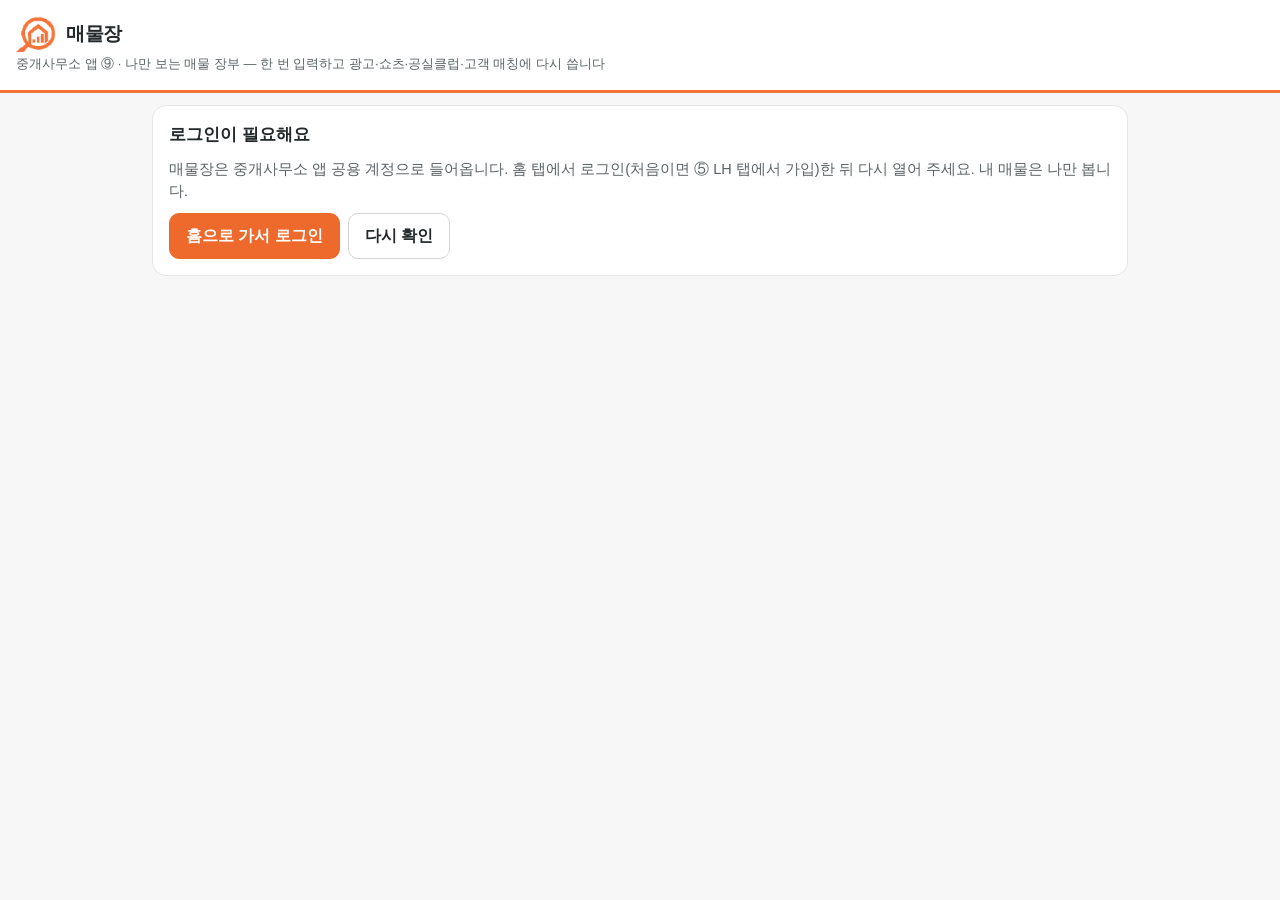
<file: maemul.html>
<!DOCTYPE html>
<html lang="ko">
<head>
<meta charset="utf-8">
<meta name="viewport" content="width=device-width, initial-scale=1">
<title>매물장 — 나만 보는 매물 장부 · 중개사무소 앱 ⑨</title>
<script>if(/[?&]embed=1/.test(location.search))document.documentElement.classList.add("embed")</script>
<meta name="theme-color" content="#ffffff">
<link rel="icon" href="img/icon-192.png">
<link rel="apple-touch-icon" href="img/icon-192.png">
<style>
:root{--bg:#F7F7F7;--card:#fff;--ink:#23292B;--sub:#5C6366;--line:#E6E6E6;--brand:#EE6A2C;--brand-soft:#FDEEE5;
  --red:#b42318;--red-soft:#fdecea;--yel:#7a5400;--yel-soft:#fff4d6;--grn:#17733f;--grn-soft:#e4f4ea;--r:14px}
*{box-sizing:border-box}
html,body{margin:0;background:var(--bg);color:var(--ink);font-family:-apple-system,BlinkMacSystemFont,"Apple SD Gothic Neo","Malgun Gothic","Noto Sans KR",sans-serif;font-size:16px;line-height:1.55;-webkit-text-size-adjust:100%}
header{background:var(--brand);color:#fff;padding:16px}
header h1{margin:0;font-size:19px;letter-spacing:-.3px}
header p{margin:2px 0 0;font-size:13px;opacity:.85}
.embed header{display:none}
.wrap{max-width:1000px;margin:0 auto;padding:12px 12px 60px}
.card{background:var(--card);border:1px solid var(--line);border-radius:var(--r);padding:16px;margin:0 0 12px}
.card h2{font-size:16.5px;margin:0 0 10px}
h3.sec{font-size:15px;margin:16px 2px 8px;color:var(--sub)}
label.f{display:block;font-size:13.5px;color:var(--sub);font-weight:600}
input[type=text],input[type=tel],input[type=search],input[type=date],select,textarea{width:100%;min-height:46px;border:1px solid #D6D6D6;border-radius:10px;padding:10px 12px;font:inherit;color:var(--ink);background:#fff;margin-top:4px}
textarea{min-height:90px;resize:vertical}
input:focus,select:focus,textarea:focus{outline:2px solid #F9B48F;border-color:var(--brand)}
.grid{display:grid;grid-template-columns:1fr 1fr;gap:10px}
.grid3{display:grid;grid-template-columns:repeat(3,1fr);gap:10px}
.grid4{display:grid;grid-template-columns:repeat(4,1fr);gap:10px}
.full{grid-column:1/-1}
.row{display:flex;gap:8px;flex-wrap:wrap;align-items:center}
.btn{min-height:46px;border:1px solid #D6D6D6;background:#fff;border-radius:10px;padding:10px 16px;font:inherit;font-weight:700;color:var(--ink);cursor:pointer;text-decoration:none;display:inline-flex;align-items:center;justify-content:center;gap:6px}
.btn.pri{background:var(--brand);border-color:var(--brand);color:#fff}
.btn.sm{min-height:44px;padding:8px 12px;font-size:14px}
.btn.red{color:var(--red);border-color:#f0c4bf}
.btn:disabled{opacity:.5;cursor:default}
.seg{display:flex;border:1px solid #D6D6D6;border-radius:10px;overflow:hidden;margin-top:4px;flex-wrap:nowrap}
.seg button{flex:1;min-height:44px;border:0;background:#fff;font:inherit;font-weight:700;color:var(--sub);cursor:pointer;padding:0 6px;white-space:nowrap}
.seg button+button{border-left:1px solid #D6D6D6}
.seg button.on{background:var(--brand);color:#fff}
.hint{font-size:13px;color:var(--sub);margin:4px 0 0}
.note{padding:11px 14px;border-radius:12px;font-size:14px;margin:10px 0 0}
.note.y{background:var(--yel-soft);color:var(--yel)} .note.r{background:var(--red-soft);color:var(--red)} .note.g{background:var(--grn-soft);color:var(--grn)} .note.b{background:var(--brand-soft);color:var(--brand)}
.hide{display:none!important}
nav.sub{display:flex;gap:6px;overflow-x:auto;scrollbar-width:none;margin:0 0 12px;position:sticky;top:0;z-index:20;background:var(--bg);padding:4px 0 8px}
nav.sub::-webkit-scrollbar{display:none}
nav.sub button{flex:none;min-height:44px;border:1px solid var(--line);background:#fff;border-radius:999px;padding:6px 15px;font:inherit;font-size:14.5px;font-weight:700;color:var(--sub);cursor:pointer}
nav.sub button.on{background:var(--brand);border-color:var(--brand);color:#fff}
.chips{display:flex;gap:6px;flex-wrap:wrap;margin:0 0 8px}
.chips button{min-height:40px;border:1px solid var(--line);background:#fff;border-radius:999px;padding:4px 13px;font:inherit;font-size:14px;font-weight:700;color:var(--sub);cursor:pointer}
.chips button.on{background:var(--ink);border-color:var(--ink);color:#fff}
.chips button small{font-weight:600;opacity:.75;margin-left:3px}
.filters{display:grid;grid-template-columns:1fr 1fr 2fr;gap:8px}
.alerts .note{margin:0 0 8px;cursor:pointer}
.res-head{display:flex;justify-content:space-between;align-items:center;margin:4px 2px 8px;gap:8px}
.res-head b{font-size:15px}
.list{display:grid;grid-template-columns:repeat(auto-fill,minmax(300px,1fr));gap:10px}
.it{background:#fff;border:1px solid var(--line);border-radius:14px;padding:12px;cursor:pointer;text-align:left;font:inherit;color:inherit;display:flex;gap:11px;width:100%}
.it:hover{border-color:#F5A47C;box-shadow:0 4px 14px rgba(0,0,0,.05)}
.it .th{width:78px;height:78px;flex:none;border-radius:10px;background:#EFEFEF center/cover no-repeat;display:flex;align-items:center;justify-content:center;color:#B5B9BB;font-size:24px}
.it .bd{min-width:0;flex:1}
.it .top{display:flex;gap:5px;align-items:center;flex-wrap:wrap;font-size:12.5px;color:var(--sub)}
.tag{display:inline-block;font-size:12px;font-weight:800;border-radius:6px;padding:2px 7px;background:var(--brand-soft);color:var(--brand)}
.tag.m{background:#eef0ef;color:#4b5450}
.tag.y{background:var(--yel-soft);color:var(--yel)} .tag.r{background:var(--red-soft);color:var(--red)} .tag.g{background:var(--grn-soft);color:var(--grn)} .tag.k{background:var(--ink);color:#fff}
.it .pr{font-size:18px;font-weight:800;letter-spacing:-.4px;margin:3px 0 0}
.it .pr small{font-size:12.5px;font-weight:600;color:var(--sub);margin-left:4px}
.it .ad{font-size:14px;font-weight:600;white-space:nowrap;overflow:hidden;text-overflow:ellipsis}
.it .sp{font-size:13px;color:var(--sub)}
#map{height:64vh;min-height:360px;border-radius:14px;border:1px solid var(--line);background:#EBEBEB}
.empty{text-align:center;color:var(--sub);padding:34px 10px;font-size:14.5px}
.modal{position:fixed;inset:0;background:rgba(20,24,22,.55);z-index:70;display:flex;align-items:flex-end;justify-content:center}
.modal .box{background:#fff;width:100%;max-width:680px;max-height:92vh;overflow:auto;border-radius:18px 18px 0 0;padding:16px 16px 24px}
@media (min-width:700px){.modal{align-items:center}.modal .box{border-radius:18px}}
.mh{display:flex;justify-content:space-between;align-items:flex-start;gap:8px;margin-bottom:8px}
.mh h3{margin:0;font-size:19px}
.x{min-width:44px;min-height:44px;border:0;background:#F2F2F2;border-radius:10px;font-size:20px;cursor:pointer}
.photos{display:flex;gap:6px;overflow-x:auto;scroll-snap-type:x mandatory;margin:6px 0 10px}
.photos img{height:200px;max-width:88%;object-fit:cover;border-radius:10px;scroll-snap-align:start;flex:none;background:#eee}
.kv{display:grid;grid-template-columns:100px 1fr;gap:4px 10px;font-size:14.5px;margin:8px 0}
.kv dt{color:var(--sub)} .kv dd{margin:0;font-weight:600}
.box2{border:1px solid var(--line);border-radius:12px;padding:12px;margin-top:10px}
.box2 h4{margin:0 0 6px;font-size:15px}
.private{background:#F4F6F5;border-radius:12px;padding:12px;margin-top:10px;font-size:14.5px}
.acts{display:grid;grid-template-columns:repeat(3,1fr);gap:6px;margin-top:8px}
.acts .btn{min-height:52px;font-size:13.5px;padding:6px;flex-direction:column;gap:0;line-height:1.25}
.acts .btn span{font-size:18px}
.adrow{display:grid;grid-template-columns:1fr 1.2fr 1.2fr auto;gap:6px;align-items:center;margin-top:6px;font-size:14px}
.adrow input,.adrow select{min-height:40px;margin:0;padding:6px 8px}
.steps{display:flex;gap:4px;margin:8px 0}
.steps button{flex:1;min-height:42px;border:1px solid var(--line);background:#fff;border-radius:8px;font:inherit;font-size:13px;font-weight:700;color:var(--sub);cursor:pointer;padding:2px}
.steps button.on{background:var(--brand);border-color:var(--brand);color:#fff}
.thumbs{display:flex;gap:6px;flex-wrap:wrap;margin-top:8px}
.thumbs div{position:relative}
.thumbs img{width:84px;height:84px;object-fit:cover;border-radius:8px;display:block}
.thumbs button{position:absolute;right:-6px;top:-6px;width:28px;height:28px;border-radius:50%;border:0;background:#23292B;color:#fff;cursor:pointer;font-size:15px;line-height:1}
.thumbs .rep{position:absolute;left:4px;bottom:4px;font-size:11px;background:var(--brand);color:#fff;border-radius:4px;padding:0 4px}
.chk{display:flex;gap:8px;align-items:flex-start;font-size:14px;margin-top:10px}
.chk input{width:22px;height:22px;flex:none;margin-top:1px}
.toast{position:fixed;left:50%;bottom:24px;transform:translateX(-50%);background:#23292B;color:#fff;padding:10px 16px;border-radius:10px;font-size:14px;opacity:0;pointer-events:none;transition:.2s;z-index:90;max-width:90vw}
.toast.show{opacity:1}
.mt{border-top:1px solid var(--line);padding:8px 0;font-size:14px;display:flex;justify-content:space-between;gap:8px;align-items:center}
.mt:first-child{border-top:0}
table.pv{width:100%;border-collapse:collapse;font-size:13px;margin-top:8px}
table.pv th,table.pv td{border:1px solid var(--line);padding:4px 6px;text-align:left;white-space:nowrap}
.pvwrap{overflow:auto;max-height:240px}
.leaflet-popup-content{font-family:inherit;font-size:13.5px;line-height:1.45;margin:10px 12px}
.leaflet-popup-content .btn{min-height:36px;padding:4px 10px;font-size:13px;margin-top:6px}
@media (max-width:620px){.grid3,.grid4{grid-template-columns:1fr 1fr}.filters{grid-template-columns:1fr 1fr}.filters .q{grid-column:1/-1}.acts{grid-template-columns:1fr 1fr}.adrow{grid-template-columns:1fr 1fr}.adrow>select{grid-column:1/-1}}
</style>
<link rel="stylesheet" href="land3.css">
</head>
<body>
<header><h1>매물장</h1><p>중개사무소 앱 ⑨ · 나만 보는 매물 장부 — 한 번 입력하고 광고·쇼츠·공실클럽·고객 매칭에 다시 씁니다</p></header>
<div class="wrap" id="app"><div class="empty">불러오는 중…</div></div>
<div class="toast" id="toast"></div>

<script>
(function(){
"use strict";
const VW_KEY="072D9167-7EB4-4FFE-9765-0EFA6F25F41B";
const SB_URL="https://dwtylilyvmvbpsryvlcg.supabase.co", SB_KEY="sb_publishable_Vht7Hh-4GF-mpbnprPp3FQ_AgGPTKTH", TK="junggae-token";
const $=s=>document.querySelector(s), $$=s=>[...document.querySelectorAll(s)];
const esc=s=>String(s??'').replace(/[&<>"']/g,c=>({'&':'&amp;','<':'&lt;','>':'&gt;','"':'&quot;',"'":'&#39;'}[c]));
const LS={get(k,d){try{const v=localStorage.getItem(k);return v?JSON.parse(v):d}catch(e){return d}},set(k,v){try{localStorage.setItem(k,JSON.stringify(v));return true}catch(e){return false}}};
function toast(m){const t=$('#toast');t.textContent=m;t.classList.add('show');clearTimeout(toast.t);toast.t=setTimeout(()=>t.classList.remove('show'),2600)}
const token=()=>{try{return localStorage.getItem(TK)||''}catch(e){return''}};
async function rpc(fn,args,noTok){
  let r;try{r=await fetch(SB_URL+'/rest/v1/rpc/'+fn,{method:'POST',headers:{apikey:SB_KEY,'Content-Type':'application/json'},body:JSON.stringify(noTok?(args||{}):Object.assign({p_token:token()},args||{}))})}catch(e){throw new Error('인터넷 연결을 확인하세요')}
  const t=await r.text();let j=null;try{j=t?JSON.parse(t):null}catch(e){}
  if(!r.ok){const m=(j&&j.message)||('서버 오류 '+r.status);if(m==='AUTH_REQUIRED'){try{localStorage.removeItem(TK)}catch(e){}S.me=null;render()}throw new Error(m==='GS_NOT_MEMBER'?'공실클럽 동문 확인이 필요합니다':m)}
  return j}
async function copy(text){try{await navigator.clipboard.writeText(text);return true}catch(e){const ta=document.createElement('textarea');ta.value=text;document.body.appendChild(ta);ta.select();let ok=false;try{ok=document.execCommand('copy')}catch(_){}ta.remove();return ok}}

const REGIONS=['서울남부','서울동부','서울북부','서울서부','경기남부','경기북부','경기서부','인천','강원','충청','대구경북','부산경남','전라'];
const DEALS=['월세','전세','매매','단기'];
const KINDS=['원룸','투룸','쓰리룸+','오피스텔','아파트','빌라','단독·다가구','상가','사무실','지식산업센터','공장·창고','토지','건물','기타'];
const STEPS=['접수','광고중','계약진행','계약완료'];
const ACTIVE=['접수','광고중','계약진행'];
const CHANNELS=['다방','네이버','직방','블로그','당근','밴드','유튜브','기타'];
const DIRS=['','남향','남동향','남서향','동향','서향','북향','북동향','북서향'];
const PY=0.3025;
const S={me:null,tab:'list',f:LS.get('mj.filter',{st:'진행',deal:'',kind:'',q:''}),view:LS.get('mj.view','list'),list:[],edit:null,photos:[],photosDirty:false,map:null};

/* ---------- 표시 ---------- */
function man(won){if(won==null||won==='')return'';const m=Math.round(won/1e4);if(m>=1e4){const e=Math.floor(m/1e4),r=m%1e4;return e+'억'+(r?' '+r.toLocaleString():'')}return m.toLocaleString()}
function priceText(l){if(l.deal==='매매')return['매매 '+(man(l.price)||'-'),''];if(l.deal==='전세')return['전세 '+(man(l.deposit)||'-'),''];
  return[(man(l.deposit)||'0')+' / '+(man(l.rent)||'0'),l.deal==='단기'?'단기 · 만원':'만원']}
const today=()=>{const d=new Date();return d.getFullYear()+'-'+String(d.getMonth()+1).padStart(2,'0')+'-'+String(d.getDate()).padStart(2,'0')};
const addDays=(s,n)=>{const d=new Date(s+'T00:00:00');d.setDate(d.getDate()+n);return d.getFullYear()+'-'+String(d.getMonth()+1).padStart(2,'0')+'-'+String(d.getDate()).padStart(2,'0')};
const dday=s=>Math.round((new Date(s+'T00:00:00')-new Date(today()+'T00:00:00'))/864e5);
const daysSince=ts=>Math.floor((Date.now()-new Date(ts))/864e5);
function ago(ts){const d=daysSince(ts);return d<=0?'오늘':d===1?'어제':d+'일 전'}
function area(l){return l.area?`${(+l.area).toLocaleString()}㎡(${(l.area*PY).toFixed(1)}평)`:''}
function floorT(l){return l.floor?(l.floor+(/[층F]$/i.test(l.floor)?'':'층')+(l.total_floor?'/'+l.total_floor+'층':'')):''}
function roomsT(l){return[l.rooms!=null?'방'+l.rooms:'',l.baths!=null?'욕실'+l.baths:''].filter(Boolean).join('·')}
const tel=x=>String(x||'').replace(/\D/g,''),fmtTel=x=>{const d=tel(x);return d.length===11?d.replace(/(\d{3})(\d{4})(\d{4})/,'$1-$2-$3'):d.length===10?d.replace(/(\d{2,3})(\d{3,4})(\d{4})/,'$1-$2-$3'):d};
function stTag(s){return `<span class="tag ${s==='광고중'?'':s==='계약진행'?'y':s==='계약완료'?'g':s==='접수'?'k':'m'}">${esc(s)}</span>`}
function adsOpen(l){return(l.ads||[]).filter(a=>!a.down)}
function flags(l){const out=[];const act=ACTIVE.includes(l.status);
  if(act&&daysSince(l.confirmed_at)>14)out.push(['y','확인 '+daysSince(l.confirmed_at)+'일 전']);
  if(!act&&adsOpen(l).length)out.push(['r','광고 내리세요']);
  if(l.status==='광고중'){const s=adsOpen(l).filter(a=>a.end&&dday(a.end)<=3);if(s.length)out.push(['r',dday(s[0].end)<0?'광고 만료 지남':'광고 D-'+dday(s[0].end)])}
  return out}
function card(l){const[p,u]=priceText(l);
  return `<button class="it" data-id="${l.id}"><div class="th" style="${l.thumb?`background-image:url(${l.thumb})`:''}">${l.thumb?'':'🏠'}</div><div class="bd">
    <div class="top">${stTag(l.status)}<span class="tag m">${esc(l.deal)}</span><span>${esc(l.kind)}</span>${l.photo_n?`<span>📷${l.photo_n}</span>`:''}${l.lh_light?`<span>${l.lh_light==='초록'?'🟢':l.lh_light==='노랑'?'🟡':'🔴'}LH</span>`:''}${l.gs_id?'<span>🤝공실클럽</span>':''}</div>
    <div class="pr">${esc(p)}${u?`<small>${u}</small>`:''}${l.mgmt?`<small>관리비 ${man(l.mgmt)}만</small>`:''}</div>
    <div class="ad">${esc(l.addr)} ${esc(l.ho||'')}</div>
    <div class="sp">${[area(l),floorT(l),roomsT(l)].filter(Boolean).map(esc).join(' · ')}${l.owner_name?' · 의뢰 '+esc(l.owner_name):''}</div>
    ${flags(l).length?`<div class="top" style="margin-top:4px">${flags(l).map(([c,t])=>`<span class="tag ${c}">${t}</span>`).join('')}</div>`:''}
  </div></button>`}

/* ---------- 화면 ---------- */
function render(){
  const A=$('#app');
  if(!token()||!S.me){A.innerHTML=`<div class="card"><h2>로그인이 필요해요</h2><p class="hint" style="font-size:14.5px">매물장은 중개사무소 앱 공용 계정으로 들어옵니다. 홈 탭에서 로그인(처음이면 ⑤ LH 탭에서 가입)한 뒤 다시 열어 주세요. 내 매물은 나만 봅니다.</p>
    <div class="row" style="margin-top:10px"><a class="btn pri" href="index.html#home" target="_top">홈으로 가서 로그인</a><button class="btn" id="retry">다시 확인</button></div></div>`;
    $('#retry').onclick=boot;return}
  const tabs=[['list','📋 매물장'],['new',S.edit?'✏️ 수정':'➕ 매물 등록'],['io','⇅ 가져오기·내보내기']];
  A.innerHTML=`<nav class="sub">${tabs.map(([k,t])=>`<button data-tab="${k}" class="${S.tab===k?'on':''}">${t}</button>`).join('')}</nav><div id="pane"></div>`;
  $$('nav.sub button').forEach(b=>b.onclick=()=>{if(b.dataset.tab!=='new')S.edit=null;S.tab=b.dataset.tab;if(S.tab==='new'&&!S.edit){S.photos=[];S.photosDirty=false}render()});
  ({list:paneList,new:paneNew,io:paneIO})[S.tab]();
}

/* ---------- 목록 ---------- */
function filtered(){const f=S.f,q=(f.q||'').toLowerCase();
  return S.list.filter(l=>(f.st==='전체'||(f.st==='진행'?ACTIVE.includes(l.status):f.st==='보류·철회'?['보류','철회'].includes(l.status):l.status===f.st))
    &&(!f.deal||l.deal===f.deal)&&(!f.kind||l.kind===f.kind)
    &&(!q||[l.addr,l.ho,l.bldg,l.memo,l.owner_name,l.owner_phone,l.kind,l.options].join(' ').toLowerCase().includes(q)))}
function paneList(){const f=S.f,L=S.list;
  const cnt=k=>L.filter(l=>k==='전체'||(k==='진행'?ACTIVE.includes(l.status):k==='보류·철회'?['보류','철회'].includes(l.status):l.status===k)).length;
  const stale=L.filter(l=>ACTIVE.includes(l.status)&&daysSince(l.confirmed_at)>14),noDown=L.filter(l=>!ACTIVE.includes(l.status)&&adsOpen(l).length),
    soon=L.filter(l=>l.status==='광고중'&&adsOpen(l).some(a=>a.end&&dday(a.end)<=3));
  $('#pane').innerHTML=`<div class="alerts">
      ${noDown.length?`<div class="note r" data-al="nodown">⚠ 계약완료·보류·철회했는데 <b>광고를 내리지 않은 매물 ${noDown.length}건</b> — 계속 노출되면 허위매물(부존재 광고)로 과태료 대상입니다.</div>`:''}
      ${soon.length?`<div class="note y" data-al="soon">광고 만료 3일 이내(또는 지남) ${soon.length}건 — 연장하거나 내림 확인하세요.</div>`:''}
      ${stale.length?`<div class="note y" data-al="stale">14일 넘게 확인 안 한 매물 ${stale.length}건 — 의뢰인에게 아직 유효한지 확인하고 [✅ 아직 유효]를 누르세요.</div>`:''}</div>
    <div class="chips">${['진행','전체','광고중','계약진행','계약완료','보류·철회'].map(k=>`<button data-st="${k}" class="${f.st===k?'on':''}">${k}<small>${cnt(k)}</small></button>`).join('')}</div>
    <div class="card" style="padding:12px"><div class="filters">
      <label class="f">거래<select id="fDeal"><option value="">전체</option>${DEALS.map(r=>`<option ${f.deal===r?'selected':''}>${r}</option>`).join('')}</select></label>
      <label class="f">유형<select id="fKind"><option value="">전체</option>${KINDS.map(r=>`<option ${f.kind===r?'selected':''}>${r}</option>`).join('')}</select></label>
      <label class="f q">검색<input type="search" id="fQ" value="${esc(f.q)}" placeholder="주소·동호수·건물명·의뢰인·메모"></label>
    </div></div>
    <div class="res-head"><b id="cnt"></b><div class="row"><div class="seg" style="margin:0;width:160px"><button data-v="list" class="${S.view!=='map'?'on':''}">목록</button><button data-v="map" class="${S.view==='map'?'on':''}">지도</button></div><button class="btn sm pri" id="goNew">➕ 등록</button></div></div>
    <div id="res"></div>`;
  $$('.chips button').forEach(b=>b.onclick=()=>{S.f.st=b.dataset.st;LS.set('mj.filter',S.f);paneList()});
  $('#fDeal').onchange=$('#fKind').onchange=()=>{S.f.deal=$('#fDeal').value;S.f.kind=$('#fKind').value;LS.set('mj.filter',S.f);showRes()};
  let t=null;$('#fQ').oninput=()=>{clearTimeout(t);t=setTimeout(()=>{S.f.q=$('#fQ').value.trim();LS.set('mj.filter',S.f);showRes()},250)};
  $$('.res-head .seg button').forEach(b=>b.onclick=()=>{S.view=b.dataset.v;LS.set('mj.view',S.view);$$('.res-head .seg button').forEach(x=>x.classList.toggle('on',x===b));showRes()});
  $('#goNew').onclick=()=>{S.tab='new';S.edit=null;S.photos=[];S.photosDirty=false;render()};
  $$('[data-al]').forEach(n=>n.onclick=()=>{S.f.st=n.dataset.al==='nodown'?'전체':'진행';S.f.q='';LS.set('mj.filter',S.f);S.only=n.dataset.al;paneList();S.only=null});
  showRes()}
function showRes(){const r=$('#res');if(!r)return;let L=filtered();
  if(S.only==='nodown')L=L.filter(l=>!ACTIVE.includes(l.status)&&adsOpen(l).length);
  if(S.only==='soon')L=L.filter(l=>l.status==='광고중'&&adsOpen(l).some(a=>a.end&&dday(a.end)<=3));
  if(S.only==='stale')L=L.filter(l=>ACTIVE.includes(l.status)&&daysSince(l.confirmed_at)>14);
  $('#cnt').textContent=`매물 ${L.length}건`;
  if(S.map){try{S.map.remove()}catch(e){}S.map=null}
  if(!S.list.length){r.innerHTML=`<div class="empty">아직 매물이 없어요.<br>➕ 매물 등록으로 시작하거나, ⇅ 가져오기에서 엑셀(CSV)·② 다방광고 매물을 한 번에 옮기세요.</div>`;return}
  if(!L.length){r.innerHTML='<div class="empty">조건에 맞는 매물이 없어요.</div>';return}
  if(S.view==='map'){r.innerHTML=`<div id="map"></div><p class="hint" id="nomap"></p>`;drawMap(L)}
  else r.innerHTML=`<div class="list">${L.map(card).join('')}</div>`;
  r.querySelectorAll('.it').forEach(b=>b.onclick=()=>openDetail(b.dataset.id))}
let leafletP=null;
function leaflet(){if(window.L)return Promise.resolve();if(leafletP)return leafletP;
  leafletP=new Promise((ok,no)=>{const c=document.createElement('link');c.rel='stylesheet';c.href='vendor/leaflet/leaflet.css';document.head.appendChild(c);
    const s=document.createElement('script');s.src='vendor/leaflet/leaflet.js';s.onload=ok;s.onerror=()=>{leafletP=null;no(new Error('지도를 불러오지 못했어요'))};document.head.appendChild(s)});return leafletP}
async function drawMap(L){try{await leaflet()}catch(e){$('#map').outerHTML=`<div class="note r">${esc(e.message)} — 목록으로 보세요.</div>`;return}
  const el=$('#map');if(!el)return;const m=window.L.map(el,{scrollWheelZoom:true});S.map=m;
  const osm=()=>window.L.tileLayer('https://{s}.tile.openstreetmap.org/{z}/{x}/{y}.png',{maxZoom:19,attribution:'© OpenStreetMap'});
  if(/junggae-app\.vercel\.app$/.test(location.hostname)){let bad=0,ok=0;
    const vw=window.L.tileLayer('https://api.vworld.kr/req/wmts/1.0.0/'+VW_KEY+'/Base/{z}/{y}/{x}.png',{minZoom:6,maxZoom:19,attribution:'© VWorld 국토교통부'});
    vw.on('tileload',()=>ok++);vw.on('tileerror',()=>{if(++bad>=3&&!ok&&m.hasLayer(vw)){m.removeLayer(vw);osm().addTo(m)}});vw.addTo(m)}
  else osm().addTo(m);
  const pts=L.filter(l=>l.lat&&l.lng),groups={};pts.forEach(l=>{const k=l.lat.toFixed(5)+','+l.lng.toFixed(5);(groups[k]=groups[k]||[]).push(l)});
  const bounds=[];Object.values(groups).forEach(g=>{const ll=[g[0].lat,g[0].lng];bounds.push(ll);
    window.L.marker(ll).addTo(m).bindPopup(g.map(l=>{const[p,u]=priceText(l);return `<div style="margin-bottom:6px"><b>${esc(l.deal)} ${esc(p)}${u?' '+u:''}</b> · ${esc(l.status)}<br>${esc(l.kind)} · ${esc(l.ho||'')}<br><button class="btn" data-pid="${l.id}">자세히</button></div>`}).join(''))});
  m.on('popupopen',e=>e.popup.getElement().querySelectorAll('[data-pid]').forEach(b=>b.onclick=()=>openDetail(b.dataset.pid)));
  if(bounds.length)m.fitBounds(bounds,{padding:[30,30],maxZoom:16});else m.setView([37.5665,126.978],11);
  const miss=L.length-pts.length;if(miss)$('#nomap').textContent=`주소 위치를 못 찾은 ${miss}건은 목록에서 보세요(수정에서 주소를 도로명/지번으로 바꿔 보세요).`;
  setTimeout(()=>m.invalidateSize(),100)}

/* ---------- 상세 ---------- */
function modal(html){const d=document.createElement('div');d.className='modal';d.innerHTML=`<div class="box">${html}</div>`;document.body.appendChild(d);
  d.onclick=e=>{if(e.target===d)close()};const close=()=>{d.remove();removeEventListener('keydown',k)};const k=e=>{if(e.key==='Escape')close()};addEventListener('keydown',k);d.close=close;return d}
async function openDetail(id){let l;try{l=await rpc('mj_get',{p_id:id})}catch(e){toast(e.message);return}
  const[p,u]=priceText(l);const act=ACTIVE.includes(l.status);
  const d=modal(`<div class="mh"><div><div class="top" style="display:flex;gap:6px;flex-wrap:wrap">${stTag(l.status)}<span class="tag m">${esc(l.deal)}</span><span class="tag m">${esc(l.kind)}</span>${l.region?`<span class="tag m">${esc(l.region)}</span>`:''}${flags(l).map(([c,t])=>`<span class="tag ${c}">${t}</span>`).join('')}</div>
      <h3 style="margin-top:6px">${esc(p)} ${u?`<small style="font-size:13px;color:var(--sub)">${u}</small>`:''}</h3><div style="font-weight:600">${esc(l.addr)} ${esc(l.ho||'')} ${l.bldg?'· '+esc(l.bldg):''}</div></div><button class="x" aria-label="닫기">×</button></div>
    <div class="steps">${STEPS.map(s=>`<button data-st="${s}" class="${l.status===s?'on':''}">${s}</button>`).join('')}</div>
    <div class="row"><button class="btn sm" data-st="보류">보류</button><button class="btn sm" data-st="철회">철회</button>${act?`<button class="btn sm" data-st="확인">✅ 아직 유효 <small style="font-weight:500;color:var(--sub)">(${ago(l.confirmed_at)} 확인)</small></button>`:''}</div>
    ${l.photos&&l.photos.length?`<div class="photos">${l.photos.map(s=>`<img src="${s}" alt="매물 사진">`).join('')}</div>`:''}
    <dl class="kv">
      ${l.mgmt?`<dt>관리비</dt><dd>${man(l.mgmt)}만원</dd>`:''}
      ${l.area?`<dt>전용면적</dt><dd>${area(l)}${l.supply?` · 공급 ${(+l.supply).toLocaleString()}㎡`:''}</dd>`:''}
      ${floorT(l)?`<dt>층</dt><dd>${esc(floorT(l))}</dd>`:''}
      ${roomsT(l)?`<dt>구조</dt><dd>${esc(roomsT(l))}</dd>`:''}
      ${l.dir?`<dt>방향</dt><dd>${esc(l.dir)}</dd>`:''}
      ${l.park||l.elevator!=null?`<dt>주차·승강기</dt><dd>${esc(l.park||'-')} · 엘리베이터 ${l.elevator==null?'-':l.elevator?'있음':'없음'}</dd>`:''}
      ${l.approve?`<dt>사용승인</dt><dd>${esc(l.approve)}</dd>`:''}
      ${l.move_in?`<dt>입주</dt><dd>${esc(l.move_in)}</dd>`:''}
      ${l.options?`<dt>옵션</dt><dd>${esc(l.options)}</dd>`:''}
      <dt>등록</dt><dd>${ago(l.created_at)} · 수정 ${ago(l.updated_at)}</dd>
    </dl>
    ${l.memo?`<div class="note b" style="white-space:pre-wrap">${esc(l.memo)}</div>`:''}
    ${l.owner_name||l.owner_phone||l.owner_cond?`<div class="private">🔒 <b>의뢰인</b> ${esc(l.owner_name||'')} ${l.owner_phone?`<a href="tel:${tel(l.owner_phone)}">${fmtTel(l.owner_phone)}</a>`:''}${l.owner_cond?`<div style="white-space:pre-wrap;color:var(--sub);margin-top:4px">${esc(l.owner_cond)}</div>`:''}<div class="hint">나만 보는 칸 — 공실클럽·광고 원고로 넘어가지 않습니다.</div></div>`:''}
    <div class="box2"><h4>광고 기록</h4><div id="ads"></div><div class="row" style="margin-top:8px"><button class="btn sm" id="adAdd">+ 광고 추가</button><button class="btn sm pri hide" id="adSave">광고 기록 저장</button></div></div>
    <div class="box2"><h4>이 매물로 바로 하기</h4><div class="acts">
      <button class="btn" data-go="dabang"><span>📣</span>② 광고문 만들기</button>
      <button class="btn" data-go="vacancy"><span>🤝</span>${l.gs_id?'⑥ 공실클럽 갱신':'⑥ 공실클럽 올리기'}</button>
      <button class="btn" data-go="customers"><span>👥</span>⑩ 맞는 손님 보기</button>
      <button class="btn" data-go="lh"><span>🚦</span>⑤ LH 점검</button>
      <button class="btn" data-go="land"><span>📈</span>④ 시세 리포트</button>
      <button class="btn" data-go="copy"><span>📋</span>매물 요약 복사</button>
    </div><div id="matchBox"></div>
    ${l.deal==='전세'||l.deal==='월세'?`<div class="row" style="margin-top:8px;font-size:14px">LH 점검 결과 표시: ${['초록','노랑','빨강'].map(c=>`<button class="btn sm" data-lh="${c}" style="${l.lh_light===c?'border-color:var(--ink);border-width:2px':''}">${c==='초록'?'🟢':c==='노랑'?'🟡':'🔴'} ${c}</button>`).join('')}</div>`:''}</div>
    <div class="row" style="margin-top:14px"><button class="btn sm" id="dEdit">✏️ 수정</button><button class="btn sm red" id="dDel">삭제</button></div>`);
  d.querySelector('.x').onclick=d.close;
  const after=async msg=>{toast(msg);await loadList();d.close();openDetail(l.id)};
  d.querySelectorAll('[data-st]').forEach(b=>b.onclick=async()=>{const s=b.dataset.st;
    try{await rpc('mj_status',{p_id:l.id,p_status:s});
      if(!ACTIVE.includes(s)&&s!=='확인'&&adsOpen(l).length)toast('광고 기록에서 각 광고를 "내림"으로 체크해 주세요');
      if(s==='계약완료'&&l.gs_id){try{await rpc('gs_status',{p_id:l.gs_id,p_status:'완료'})}catch(e){}}
      await after(s==='확인'?'확인 완료 — 14일 뒤 다시 알려드려요':s+'(으)로 바꿨어요')}catch(e){toast(e.message)}});
  // 광고 기록
  let ads=JSON.parse(JSON.stringify(l.ads||[]));
  const drawAds=()=>{const box=d.querySelector('#ads');
    box.innerHTML=ads.length?ads.map((a,i)=>`<div class="adrow"><select data-i="${i}" data-k="ch">${CHANNELS.map(c=>`<option ${a.ch===c?'selected':''}>${c}</option>`).join('')}</select>
      <input type="date" data-i="${i}" data-k="start" value="${esc(a.start||'')}"><input type="date" data-i="${i}" data-k="end" value="${esc(a.end||'')}">
      <div class="row" style="flex-wrap:nowrap;gap:4px"><label style="display:flex;gap:4px;align-items:center;font-weight:700;color:${a.down?'var(--grn)':(!act?'var(--red)':'var(--sub)')}"><input type="checkbox" data-i="${i}" data-k="down" ${a.down?'checked':''} style="width:20px;height:20px">내림</label>
      <button class="btn sm" data-x="${i}" aria-label="빼기" style="min-height:40px">×</button></div></div>
      ${a.end&&!a.down?`<div class="hint" style="margin:2px 0 0">${dday(a.end)<0?'만료 '+(-dday(a.end))+'일 지남':'만료 D-'+dday(a.end)} <a href="#" data-ext="${i}">+30일</a></div>`:''}`).join('')
      :'<p class="hint" style="margin:0">아직 광고 기록이 없어요. 다방·네이버 등에 올렸으면 추가하세요 — 만료·내림을 챙겨 드립니다.</p>';
    box.querySelectorAll('[data-k]').forEach(el=>el.onchange=()=>{const a=ads[+el.dataset.i];a[el.dataset.k]=el.type==='checkbox'?el.checked:el.value;dirty()});
    box.querySelectorAll('[data-x]').forEach(b=>b.onclick=()=>{ads.splice(+b.dataset.x,1);dirty();drawAds()});
    box.querySelectorAll('[data-ext]').forEach(a=>a.onclick=e=>{e.preventDefault();const x=ads[+a.dataset.ext];x.end=addDays(dday(x.end)<0?today():x.end,30);dirty();drawAds()})};
  const dirty=()=>d.querySelector('#adSave').classList.remove('hide');
  d.querySelector('#adAdd').onclick=()=>{ads.push({ch:'다방',start:today(),end:addDays(today(),30),down:false});dirty();drawAds()};
  d.querySelector('#adSave').onclick=async()=>{try{await rpc('mj_ads',{p_id:l.id,p_ads:ads});
    if(ads.length&&l.status==='접수'&&ads.some(a=>!a.down))await rpc('mj_status',{p_id:l.id,p_status:'광고중'});await after('광고 기록을 저장했어요')}catch(e){toast(e.message)}};
  drawAds();
  d.querySelectorAll('[data-lh]').forEach(b=>b.onclick=async()=>{try{await rpc('mj_link',{p_id:l.id,p_gs:null,p_lh:b.dataset.lh});await after('LH 점검 결과를 표시했어요')}catch(e){toast(e.message)}});
  d.querySelectorAll('[data-go]').forEach(b=>b.onclick=()=>doAction(b.dataset.go,l,d));
  d.querySelector('#dEdit').onclick=()=>{d.close();S.edit=l;S.photos=(l.photos||[]).slice();S.photosDirty=false;S.tab='new';render()};
  d.querySelector('#dDel').onclick=async()=>{if(!confirm('이 매물을 매물장에서 지울까요? 사진·광고 기록도 함께 지워집니다.'))return;try{await rpc('mj_delete',{p_id:l.id});toast('삭제했어요');d.close();await loadList();render()}catch(e){toast(e.message)}};
}

/* ---------- 다른 도구로 넘기기 ---------- */
function goTab(id){try{if(window.top!==window){window.top.location.hash=id;return}}catch(e){}location.href='index.html#'+id}
function reloadTab(id){try{const f=window.top.document.querySelector('#p-'+id+' iframe');if(f)f.contentWindow.location.reload()}catch(e){}}
function summary(l){const[p,u]=priceText(l);
  return[`[${l.deal}] ${l.kind} ${p}${u?' '+u:''}${l.mgmt?' (관리비 '+man(l.mgmt)+'만)':''}`,l.addr.split(' ').slice(0,3).join(' ')+(l.bldg?' '+l.bldg:''),[area(l),floorT(l),roomsT(l),l.dir].filter(Boolean).join(' · '),l.move_in?'입주 '+l.move_in:'',l.options?'옵션: '+l.options:'',l.memo||''].filter(Boolean).join('\n')}
const DABANG_TYPE={'원룸':'원룸','투룸':'투룸','쓰리룸+':'쓰리룸+','오피스텔':'오피스텔','아파트':'아파트','빌라':'빌라','단독·다가구':'단독·다가구','상가':'상가','사무실':'사무실','토지':'토지'};
const DABANG_DIR=['남향','남동향','남서향','동향','서향','북향','북동향','북서향'];
function dataUrlToBlob(u){const[h,b]=u.split(',');const bin=atob(b);const a=new Uint8Array(bin.length);for(let i=0;i<bin.length;i++)a[i]=bin.charCodeAt(i);return new Blob([a],{type:(h.match(/data:([^;]+)/)||[])[1]||'image/jpeg'})}
function idbPutDraft(blobs){return new Promise(res=>{try{const r=indexedDB.open('d1c',1);r.onupgradeneeded=()=>r.result.createObjectStore('photos');
  r.onsuccess=()=>{try{const t=r.result.transaction('photos','readwrite');t.objectStore('photos').put(blobs,'draft');t.oncomplete=()=>res(true);t.onerror=()=>res(false)}catch(e){res(false)}};r.onerror=()=>res(false)}catch(e){res(false)}})}
async function doAction(k,l,d){
  if(k==='copy'){toast(await copy(summary(l))?'매물 요약을 복사했어요(동·호·의뢰인 정보 제외)':'복사가 막혔어요');return}
  if(k==='dabang'){const won2man=v=>v==null?'':String(Math.round(v/1e4*10)/10);
    const D={id:'L'+Date.now().toString(36),mj:l.id,type:DABANG_TYPE[l.kind]||'',deal:l.deal==='단기'?'단기임대':l.deal,floorMode:'exact',dirBase:'거실 기준',moveMode:'',mgmtType:'',mgmtIncl:[],mgmtDetail:{},options:[],blockMode:{},
      addr:l.addr,ho:l.ho||'',bldgName:l.bldg||'',floor:(l.floor||'').replace(/층$/,''),totalFloor:(l.total_floor||'').replace(/\D/g,''),area:l.area??'',supply:l.supply??'',
      rooms:l.rooms??'',baths:l.baths??'',deposit:won2man(l.deposit),rent:won2man(l.rent),price:won2man(l.price),mgmtTotal:won2man(l.mgmt),
      dir:DABANG_DIR.includes(l.dir)?l.dir:'',elevator:l.elevator==null?'':(l.elevator?'있음':'없음'),parkTotal:(String(l.park||'').match(/\d+/)||[''])[0],
      approve:/^\d{4}-\d{2}-\d{2}$/.test(l.approve||'')?l.approve:'',memo:[l.memo,l.options?'옵션: '+l.options:'',l.move_in?'입주: '+l.move_in:''].filter(Boolean).join('\n')};
    const prev=LS.get('d1c.draft',null);
    if(prev&&prev.addr&&prev.mj!==l.id&&!confirm('② 다방광고에 작성 중인 매물('+prev.addr+')이 있어요. 이 매물로 바꿀까요?'))return;
    LS.set('d1c.draft',D);try{localStorage.removeItem('d1c.draftOut')}catch(e){}
    if(l.photos&&l.photos.length)await idbPutDraft(l.photos.map(dataUrlToBlob));else await idbPutDraft([]);
    reloadTab('dabang');d.close();toast('② 다방광고로 옮겼어요 — 빈 칸(사용승인일 등)만 채우면 됩니다');goTab('dabang');return}
  if(k==='customers'){LS.set('jg.match',{id:l.id,at:Date.now()});d.close();goTab('customers');return}
  if(k==='lh'||k==='land'){await copy(l.addr);d.close();toast('주소를 복사했어요 — 붙여넣어 조회하세요');goTab(k);return}
  if(k==='vacancy')return toGongsil(l,d)}
async function toGongsil(l,d){let me;try{me=await rpc('gs_me')}catch(e){toast(e.message);return}
  if(!me.ok){if(confirm('공실클럽은 RSA 동문 확인 후 쓸 수 있어요. 공실클럽 탭으로 갈까요?')){d.close();goTab('vacancy')}return}
  if(!['월세','전세','단기','매매'].includes(l.deal))return;
  let region=l.region||me.region||'';
  const m=modal(`<div class="mh"><h3>⑥ 공실클럽에 ${l.gs_id?'갱신':'올리기'}</h3><button class="x">×</button></div>
    <p style="margin:0 0 8px">동문 중개사에게 보이는 항목만 보냅니다. <b>호수·의뢰인 정보·메모 속 연락처는 보내지 않습니다.</b></p>
    <div class="grid"><label class="f">권역<select id="gR">${REGIONS.map(r=>`<option ${region===r?'selected':''}>${r}</option>`).join('')}</select></label>
    <label class="f">수수료 분배<select id="gF">${['각자 받기(일반 공동중개)','수수료 반반','협의','기타(메모 참고)'].map(x=>`<option>${x}</option>`).join('')}</select></label>
    <label class="f full">동문에게 보일 메모<textarea id="gM" maxlength="1000">${esc((l.memo||'').replace(/01[016789][-\s.]?\d{3,4}[-\s.]?\d{4}/g,'').slice(0,1000))}</textarea></label></div>
    <div class="row" style="margin-top:10px"><button class="btn pri" id="gGo" style="flex:1">${l.gs_id?'갱신하기':'올리기'}</button></div>`);
  m.querySelector('.x').onclick=m.close;
  m.querySelector('#gGo').onclick=async()=>{const b=m.querySelector('#gGo');b.disabled=true;b.textContent='보내는 중…';
    const kind=['원룸','투룸','쓰리룸+','오피스텔','아파트','빌라','단독·다가구','상가','사무실','지식산업센터','공장·창고','토지'].includes(l.kind)?l.kind:'기타';
    const data={deal:l.deal,kind,region:m.querySelector('#gR').value,addr:l.addr,addr_detail:floorT(l),deposit:l.deposit??'',rent:l.rent??'',price:l.price??'',mgmt:l.mgmt??'',
      area:l.area??'',floor:floorT(l),rooms:roomsT(l),move_in:l.move_in||'',fee:m.querySelector('#gF').value,memo:m.querySelector('#gM').value.trim()};
    try{let j;try{j=await rpc('gs_save',{p_id:l.gs_id||null,p_d:data})}catch(e){if(l.gs_id&&/내 공실/.test(e.message))j=await rpc('gs_save',{p_id:null,p_d:data});else throw e}
      if(l.photos&&l.photos.length)await rpc('gs_photos_set',{p_id:j.id,p_photos:l.photos.slice(0,5)});
      await rpc('mj_link',{p_id:l.id,p_gs:j.id,p_lh:null});if(!l.region)try{await rpc('mj_save',{p_id:l.id,p_d:Object.assign(toSave(l),{region:data.region})})}catch(e){}
      reloadTab('vacancy');toast('공실클럽에 올렸어요 — 동문들에게 바로 보입니다');m.close();d.close();await loadList();render()}
    catch(e){toast(e.message);b.disabled=false;b.textContent='다시 시도'}}}
function toSave(l){const k=['deal','kind','region','addr','ho','bldg','deposit','rent','price','mgmt','area','supply','floor','total_floor','rooms','baths','dir','park','approve','move_in','options','memo','owner_name','owner_phone','owner_cond','consent'];
  const o={};k.forEach(x=>o[x]=l[x]==null?'':String(l[x]));o.elevator=l.elevator==null?'':String(l.elevator);o.consent=!!l.consent;o.nogeo=true;return o}

/* ---------- 등록·수정 ---------- */
function paneNew(){const e=S.edit||{};const v=k=>esc(e[k]??'');const mv=k=>e[k]!=null&&e[k]!==''?Math.round(e[k]/1e4*10)/10:'';
  const deal=e.deal||'월세';
  $('#pane').innerHTML=`<div class="card">
    <h2>${S.edit?'매물 수정':'매물 등록'}</h2>
    <label class="f">거래</label><div class="seg" id="nDeal">${DEALS.map(x=>`<button type="button" data-d="${x}" class="${deal===x?'on':''}">${x}</button>`).join('')}</div>
    <div class="grid3" style="margin-top:10px">
      <label class="f">유형<select id="nKind">${KINDS.map(k=>`<option ${e.kind===k?'selected':''}>${k}</option>`).join('')}</select></label>
      <label class="f">권역<select id="nRegion"><option value="">(선택)</option>${REGIONS.map(r=>`<option ${e.region===r?'selected':''}>${r}</option>`).join('')}</select></label>
      ${S.edit?'':`<label class="f">상태<select id="nSt">${['접수','광고중','계약진행'].map(s=>`<option>${s}</option>`).join('')}</select></label>`}
      <label class="f full">주소(지번 또는 도로명)<input type="text" id="nAddr" value="${v('addr')}" placeholder="예: 서울 관악구 봉천동 1598-1"></label>
      <label class="f">🔒 동·호수<input type="text" id="nHo" value="${v('ho')}" placeholder="예: 301호 (나만 봄)"></label>
      <label class="f">건물명<input type="text" id="nBldg" value="${v('bldg')}" placeholder="선택"></label>
      <label class="f dep">보증금(만원)<input type="text" id="nDep" inputmode="decimal" value="${mv('deposit')}"></label>
      <label class="f rent">월세(만원)<input type="text" id="nRent" inputmode="decimal" value="${mv('rent')}"></label>
      <label class="f price">매매가(만원)<input type="text" id="nPrice" inputmode="decimal" value="${mv('price')}"></label>
      <label class="f">관리비(만원)<input type="text" id="nMgmt" inputmode="decimal" value="${mv('mgmt')}"></label>
      <label class="f">전용면적(㎡) <span id="py" style="font-weight:400"></span><input type="text" id="nArea" inputmode="decimal" value="${v('area')}"></label>
      <label class="f">공급면적(㎡)<input type="text" id="nSupply" inputmode="decimal" value="${v('supply')}" placeholder="선택"></label>
      <label class="f">해당층<input type="text" id="nFloor" value="${v('floor')}" placeholder="예: 3 / B1"></label>
      <label class="f">총층<input type="text" id="nTF" inputmode="numeric" value="${v('total_floor')}" placeholder="예: 5"></label>
      <label class="f">방<input type="text" id="nRooms" inputmode="numeric" value="${v('rooms')}"></label>
      <label class="f">욕실<input type="text" id="nBaths" inputmode="numeric" value="${v('baths')}"></label>
      <label class="f">방향(거실 기준)<select id="nDir">${DIRS.map(x=>`<option value="${x}" ${e.dir===x?'selected':''}>${x||'선택'}</option>`).join('')}</select></label>
      <label class="f">주차<input type="text" id="nPark" value="${v('park')}" placeholder="예: 1대 / 불가"></label>
      <label class="f">엘리베이터<select id="nElev"><option value="">선택</option><option value="true" ${e.elevator===true?'selected':''}>있음</option><option value="false" ${e.elevator===false?'selected':''}>없음</option></select></label>
      <label class="f">사용승인일<input type="date" id="nApprove" value="${/^\d{4}-\d{2}-\d{2}$/.test(e.approve||'')?v('approve'):''}"></label>
      <label class="f">입주 가능일<input type="text" id="nMove" value="${v('move_in')}" placeholder="예: 즉시, 12월 초"></label>
      <label class="f full">옵션<input type="text" id="nOpt" value="${v('options')}" placeholder="예: 에어컨, 세탁기, 냉장고, 인덕션"></label>
      <label class="f full">장점·메모<textarea id="nMemo" maxlength="2000" placeholder="예: 역 5분, 채광 좋음, 반려동물 협의">${v('memo')}</textarea></label>
    </div>
    <label class="f" style="margin-top:12px">사진(최대 8장 · 자동 압축 · 첫 장이 대표)</label>
    <input type="file" id="nFile" accept="image/*" multiple style="margin-top:6px">
    <div class="thumbs" id="thumbs"></div>
    <div class="private" style="margin-top:14px"><b>🔒 의뢰인(소유자) — 나만 보는 칸</b>
      <div class="grid" style="margin-top:6px"><label class="f">이름·호칭<input type="text" id="nOwner" value="${v('owner_name')}" placeholder="예: 김OO 사장님"></label>
      <label class="f">연락처<input type="tel" id="nOwnerPh" value="${v('owner_phone')}" placeholder="010-0000-0000"></label>
      <label class="f full">의뢰 조건<textarea id="nCond" style="min-height:64px" placeholder="예: 최저 1억 5천까지 협의, 수수료 법정, 12월 말까지 의뢰">${v('owner_cond')}</textarea></label></div>
      <label class="chk"><input type="checkbox" id="nConsent" ${e.consent?'checked':''}><span>의뢰인에게 <b>개인정보 수집·이용 동의</b>를 받았습니다(중개 목적, 거래 종료 후 파기). 동의가 없으면 이름·연락처는 저장하지 않습니다.</span></label>
    </div>
    <div id="piiWarn" class="note r hide">주민등록번호·계좌번호처럼 보이는 숫자가 있어요. 저장하지 마세요.</div>
    <div class="row" style="margin-top:14px"><button class="btn pri" id="nSave" style="flex:1">${S.edit?'수정 저장':'매물장에 저장'}</button>${S.edit?'<button class="btn" id="nCancel">취소</button>':''}</div>
  </div>`;
  let d=deal;const vis=()=>{$('.dep').classList.toggle('hide',d==='매매');$('.rent').classList.toggle('hide',d!=='월세'&&d!=='단기');$('.price').classList.toggle('hide',d!=='매매')};vis();
  $$('#nDeal button').forEach(b=>b.onclick=()=>{d=b.dataset.d;$$('#nDeal button').forEach(x=>x.classList.toggle('on',x===b));vis()});
  const py=()=>{const a=parseFloat($('#nArea').value);$('#py').textContent=a?`= ${(a*PY).toFixed(1)}평`:''};$('#nArea').oninput=py;py();
  const pii=()=>$('#piiWarn').classList.toggle('hide',!/\d{6}[-\s]?[1-8]\d{6}|\d{3,6}-\d{2,6}-\d{4,7}(?!\d)/.test($('#nMemo').value+' '+$('#nCond').value+' '+$('#nOpt').value));
  $('#nMemo').oninput=$('#nCond').oninput=$('#nOpt').oninput=pii;
  drawThumbs();
  $('#nFile').onchange=async ev=>{const fs=[...ev.target.files];ev.target.value='';for(const f of fs){if(S.photos.length>=8){toast('사진은 8장까지예요');break}try{S.photos.push(await shrink(f));S.photosDirty=true}catch(e){toast('사진을 읽지 못했어요')}}drawThumbs()};
  if(S.edit)$('#nCancel').onclick=()=>{S.edit=null;S.tab='list';render()};
  $('#nSave').onclick=async()=>{const n=s=>{const x=String($(s).value).replace(/[^\d.]/g,'');return x?String(Math.round(parseFloat(x)*1e4)):''};
    const consent=$('#nConsent').checked;let owner=$('#nOwner').value.trim(),ownerPh=$('#nOwnerPh').value.trim();
    if((owner||ownerPh)&&!consent){if(!confirm('개인정보 동의 체크가 없어 의뢰인 이름·연락처는 빼고 저장합니다. 계속할까요?'))return;owner='';ownerPh=''}
    const data={deal:d,kind:$('#nKind').value,region:$('#nRegion').value,addr:$('#nAddr').value.trim(),ho:$('#nHo').value.trim(),bldg:$('#nBldg').value.trim(),
      deposit:d==='매매'?'':n('#nDep'),rent:(d==='월세'||d==='단기')?n('#nRent'):'',price:d==='매매'?n('#nPrice'):'',mgmt:n('#nMgmt'),
      area:$('#nArea').value.replace(/[^\d.]/g,''),supply:$('#nSupply').value.replace(/[^\d.]/g,''),floor:$('#nFloor').value.trim(),total_floor:$('#nTF').value.trim(),
      rooms:$('#nRooms').value,baths:$('#nBaths').value,dir:$('#nDir').value,park:$('#nPark').value.trim(),elevator:$('#nElev').value,approve:$('#nApprove').value,
      move_in:$('#nMove').value.trim(),options:$('#nOpt').value.trim(),memo:$('#nMemo').value.trim(),owner_name:owner,owner_phone:ownerPh,owner_cond:$('#nCond').value.trim(),consent,
      status:S.edit?'':$('#nSt').value};
    if(!data.addr){toast('주소를 입력하세요');$('#nAddr').focus();return}
    if(d==='매매'?!data.price:(!data.deposit&&d!=='단기')){toast(d==='매매'?'매매가를 입력하세요':'보증금을 입력하세요');return}
    const b=$('#nSave');b.disabled=true;b.textContent='저장 중…';
    try{const j=await rpc('mj_save',{p_id:S.edit?S.edit.id:null,p_d:data});
      if(S.photosDirty){b.textContent='사진 올리는 중…';await rpc('mj_photos_set',{p_id:j.id,p_photos:S.photos,p_thumb:S.photos[0]?await thumbOf(S.photos[0]):null})}
      toast((S.edit?'수정했어요':'매물장에 저장했어요')+(j.geo?'':' (지도 위치는 못 찾음)'));
      const id=j.id;S.edit=null;S.photos=[];S.photosDirty=false;S.tab='list';await loadList();render();openDetail(id)}
    catch(e){toast(e.message);b.disabled=false;b.textContent=S.edit?'수정 저장':'매물장에 저장'}};
}
function drawThumbs(){const t=$('#thumbs');if(!t)return;t.innerHTML=S.photos.map((s,i)=>`<div><img src="${s}" alt="">${i===0?'<span class="rep">대표</span>':`<button data-up="${i}" style="right:auto;left:-6px;background:var(--brand)" aria-label="대표로">★</button>`}<button data-i="${i}" aria-label="사진 빼기">×</button></div>`).join('');
  t.querySelectorAll('[data-i]').forEach(b=>b.onclick=()=>{S.photos.splice(+b.dataset.i,1);S.photosDirty=true;drawThumbs()});
  t.querySelectorAll('[data-up]').forEach(b=>b.onclick=()=>{const x=S.photos.splice(+b.dataset.up,1)[0];S.photos.unshift(x);S.photosDirty=true;drawThumbs()})}
function loadImg(src){return new Promise((ok,no)=>{const im=new Image();im.onload=()=>ok(im);im.onerror=no;im.src=src})}
function shrink(file){return new Promise((ok,no)=>{const fr=new FileReader();fr.onerror=no;fr.onload=async()=>{try{ok(await shrinkUrl(fr.result))}catch(e){no(e)}};fr.readAsDataURL(file)})}
async function shrinkUrl(src,max0=1280,lim=280000){const im=await loadImg(src);let q=.72,max=max0,out='';
  for(let i=0;i<6;i++){const s=Math.min(1,max/Math.max(im.width,im.height));const c=document.createElement('canvas');c.width=Math.round(im.width*s);c.height=Math.round(im.height*s);
    const g=c.getContext('2d');g.fillStyle='#fff';g.fillRect(0,0,c.width,c.height);g.drawImage(im,0,0,c.width,c.height);out=c.toDataURL('image/jpeg',q);if(out.length<lim)break;q-=.1;max=Math.round(max*.85)}return out}
function thumbOf(src){return shrinkUrl(src,180,25000)}

/* ---------- 가져오기·내보내기 ---------- */
const COLS=[['status','상태'],['deal','거래'],['kind','유형'],['region','권역'],['addr','주소'],['ho','동호수'],['bldg','건물명'],['deposit','보증금(만원)'],['rent','월세(만원)'],['price','매매가(만원)'],['mgmt','관리비(만원)'],
  ['area','전용면적(㎡)'],['supply','공급면적(㎡)'],['floor','해당층'],['total_floor','총층'],['rooms','방'],['baths','욕실'],['dir','방향'],['park','주차'],['move_in','입주'],['options','옵션'],['memo','메모'],
  ['owner_name','의뢰인'],['owner_phone','의뢰인연락처'],['owner_cond','의뢰조건'],['created_at','등록일'],['confirmed_at','확인일']];
const MONEY=['deposit','rent','price','mgmt'];
const ALIAS={status:['상태','진행'],deal:['거래','거래유형','거래구분'],kind:['유형','매물유형','종류','구분'],region:['권역','지역'],addr:['주소','소재지','지번','도로명','위치'],ho:['동호수','호수','호','동호','상세주소'],bldg:['건물명','건물','단지명'],
  deposit:['보증금','전세금','전세가'],rent:['월세','차임','임대료'],price:['매매가','매매','매매금액','가격'],mgmt:['관리비'],area:['전용면적','전용','면적','㎡'],supply:['공급면적','공급'],floor:['해당층','층','층수'],total_floor:['총층','전체층'],
  rooms:['방','방수','룸'],baths:['욕실','화장실'],dir:['방향','향'],park:['주차'],move_in:['입주','입주가능일','입주일'],options:['옵션'],memo:['메모','비고','특징','설명','장점'],owner_name:['의뢰인','소유자','임대인','매도인','집주인'],owner_phone:['의뢰인연락처','연락처','전화','휴대폰','소유자연락처'],owner_cond:['의뢰조건','조건']};
function csvParse(t){t=t.replace(/^﻿/,'');const rows=[];let row=[],cell='',q=false;
  for(let i=0;i<t.length;i++){const c=t[i];if(q){if(c==='"'){if(t[i+1]==='"'){cell+='"';i++}else q=false}else cell+=c}
    else if(c==='"')q=true;else if(c===','||c==='\t'){row.push(cell);cell=''}else if(c==='\n'||c==='\r'){if(c==='\r'&&t[i+1]==='\n')i++;row.push(cell);if(row.some(x=>x.trim()!==''))rows.push(row);row=[];cell=''}else cell+=c}
  row.push(cell);if(row.some(x=>x.trim()!==''))rows.push(row);return rows}
const csvCell=v=>{const s=String(v??'');return /[",\n\r]/.test(s)?'"'+s.replace(/"/g,'""')+'"':s};
function paneIO(){const dl=LS.get('d1c.listings',[]),done=LS.get('mj.imported',[]);const left=dl.filter(x=>!done.includes(x.id));
  $('#pane').innerHTML=`<div class="card"><h2>내보내기 (백업)</h2><p class="hint" style="margin:0 0 8px">엑셀에서 열 수 있는 CSV 파일로 내 매물장 전체(${S.list.length}건)를 내려받습니다. 의뢰인 연락처가 들어 있으니 내 기기에만 보관하세요.</p>
      <button class="btn" id="exp">⬇ CSV 내려받기</button></div>
    <div class="card"><h2>② 다방광고 매물 옮기기</h2>
      <p class="hint" style="margin:0 0 8px">② 다방광고 원클릭은 매물을 이 기기에만 저장해 왔어요. 매물장으로 옮기면 다른 기기에서도 보이고 ⑥·⑩과 연결됩니다(② 쪽 자료는 그대로 남음).</p>
      ${dl.length?`<b>${left.length}건 옮길 수 있음</b>${done.length?` <span class="hint">(이미 옮긴 ${dl.length-left.length}건 제외)</span>`:''}<div class="row" style="margin-top:8px"><button class="btn pri" id="fromD" ${left.length?'':'disabled'}>② 매물 ${left.length}건 옮기기</button></div>`:'<p class="hint">이 기기의 ② 다방광고에 저장된 매물이 없어요.</p>'}
      <div id="dMsg"></div></div>
    <div class="card"><h2>엑셀(CSV) 가져오기</h2>
      <p class="hint" style="margin:0 0 8px">지금 쓰는 엑셀 매물장을 "다른 이름으로 저장 → CSV UTF-8"로 저장해 올리세요. 첫 줄 제목(주소·보증금·월세·매매가·면적·층·의뢰인·연락처·메모 등)을 보고 칸을 자동으로 맞춥니다. 금액은 <b>만원 단위</b>로 읽습니다.</p>
      <div class="row"><button class="btn sm" id="tpl">빈 양식 내려받기</button></div>
      <input type="file" id="csvF" accept=".csv,text/csv,.txt" style="margin-top:10px"><div id="csvBox"></div></div>`;
  $('#exp').onclick=()=>{const lines=[COLS.map(c=>c[1]).join(',')].concat(S.list.map(l=>COLS.map(([k])=>csvCell(MONEY.includes(k)?(l[k]==null?'':Math.round(l[k]/1e4*10)/10):(k==='created_at'||k==='confirmed_at')?(l[k]||'').slice(0,10):l[k])).join(',')));
    dlFile('매물장_'+today()+'.csv','﻿'+lines.join('\r\n'))};
  $('#tpl').onclick=()=>dlFile('매물장_양식.csv','﻿'+COLS.slice(0,25).map(c=>c[1]).join(',')+'\r\n접수,월세,원룸,서울남부,서울 관악구 봉천동 1598-1,301호,,1000,50,,7,23.5,,3,5,1,1,남향,불가,즉시,에어컨 세탁기,역 5분,김OO,010-0000-0000,수수료 법정\r\n');
  const fd=$('#fromD');if(fd)fd.onclick=()=>fromDabang(left);
  $('#csvF').onchange=async ev=>{const f=ev.target.files[0];if(!f)return;let txt=await f.text();
    if(/�/.test(txt.slice(0,2000))){try{txt=new TextDecoder('euc-kr').decode(await f.arrayBuffer())}catch(e){}}
    previewCsv(csvParse(txt))}}
function dlFile(name,text){const a=document.createElement('a');a.href=URL.createObjectURL(new Blob([text],{type:'text/csv;charset=utf-8'}));a.download=name;document.body.appendChild(a);a.click();setTimeout(()=>{URL.revokeObjectURL(a.href);a.remove()},500)}
function normDeal(s){s=String(s||'');return /매매/.test(s)?'매매':/단기/.test(s)?'단기':/월/.test(s)?'월세':/전세/.test(s)?'전세':''}
function normKind(s){s=String(s||'').replace(/\s/g,'');if(!s)return'';const hit=KINDS.find(k=>k.replace(/\s/g,'')===s);if(hit)return hit;
  if(/원룸/.test(s))return'원룸';if(/투룸|2룸/.test(s))return'투룸';if(/쓰리|3룸/.test(s))return'쓰리룸+';if(/오피/.test(s))return'오피스텔';if(/아파/.test(s))return'아파트';if(/빌라|다세대|연립/.test(s))return'빌라';
  if(/단독|다가구/.test(s))return'단독·다가구';if(/상가|점포/.test(s))return'상가';if(/사무/.test(s))return'사무실';if(/지식|지산/.test(s))return'지식산업센터';if(/공장|창고/.test(s))return'공장·창고';if(/토지|대지|임야|전|답/.test(s))return'토지';if(/건물|빌딩/.test(s))return'건물';return'기타'}
function previewCsv(rows){const box=$('#csvBox');if(rows.length<2){box.innerHTML='<div class="note r">제목 줄과 자료가 있는 CSV가 아니에요.</div>';return}
  const head=rows[0].map(h=>h.replace(/\s|\(.*?\)/g,''));const map={};
  Object.entries(ALIAS).forEach(([k,al])=>{let i=head.findIndex(h=>al.includes(h));if(i<0)i=head.findIndex(h=>al.some(a=>a.length>1&&h.includes(a)));if(i>=0&&!Object.values(map).includes(i))map[k]=i});
  const recs=rows.slice(1).map(r=>{const o={};Object.entries(map).forEach(([k,i])=>o[k]=(r[i]||'').trim());
    o.deal=normDeal(o.deal)||(o.price&&!o.deposit?'매매':o.rent&&+String(o.rent).replace(/[^\d.]/g,'')>0?'월세':o.deposit?'전세':'');o.kind=normKind(o.kind)||'기타';
    if(!['접수','광고중','계약진행','계약완료','보류','철회'].includes(o.status))o.status=/완료/.test(o.status||'')?'계약완료':/광고/.test(o.status||'')?'광고중':/보류/.test(o.status||'')?'보류':'접수';
    if(!REGIONS.includes(o.region))o.region='';
    MONEY.forEach(k=>{const x=String(o[k]||'').replace(/[^\d.]/g,'');o[k]=x?String(Math.round(parseFloat(x)*1e4)):''});return o}).filter(o=>o.addr);
  const bad=recs.filter(o=>!o.deal).length,hasOwner=recs.some(o=>o.owner_name||o.owner_phone);
  box.innerHTML=`<div class="note g">읽은 칸: ${Object.keys(map).map(k=>(COLS.find(c=>c[0]===k)||[,k])[1]).join(', ')||'(없음)'}</div>
    <div class="pvwrap"><table class="pv"><tr><th>거래</th><th>유형</th><th>주소</th><th>보증금</th><th>월세</th><th>매매가</th><th>의뢰인</th></tr>${recs.slice(0,30).map(o=>`<tr><td>${esc(o.deal||'❓')}</td><td>${esc(o.kind)}</td><td>${esc(o.addr)} ${esc(o.ho||'')}</td><td>${man(o.deposit)}</td><td>${man(o.rent)}</td><td>${man(o.price)}</td><td>${esc(o.owner_name||'')}</td></tr>`).join('')}</table></div>
    <p class="hint">${recs.length}건${recs.length>30?' (앞 30건만 미리보기)':''}${bad?` · 거래 유형을 못 읽은 ${bad}건은 "월세"로 넣습니다`:''}</p>
    ${hasOwner?`<label class="chk"><input type="checkbox" id="impConsent"><span>가져오는 의뢰인 정보는 모두 <b>개인정보 수집·이용 동의</b>를 받았습니다. (체크하지 않으면 의뢰인 이름·연락처는 빼고 가져옵니다)</span></label>`:''}
    <button class="btn pri" id="impGo" style="margin-top:10px">${recs.length}건 매물장에 넣기</button><div id="impMsg"></div>`;
  $('#impGo').onclick=async()=>{const c=$('#impConsent'),ok=c&&c.checked;const b=$('#impGo');b.disabled=true;let n=0,fail=0;
    for(const o of recs){if(!o.deal)o.deal='월세';const d=Object.assign({},o,{consent:!!ok,nogeo:true});if(!ok){d.owner_name='';d.owner_phone=''}
      try{await rpc('mj_save',{p_id:null,p_d:d});n++}catch(e){fail++;if(/1,000건/.test(e.message))break}b.textContent=`넣는 중… ${n+fail}/${recs.length}`}
    $('#impMsg').innerHTML=`<div class="note g">${n}건 넣었어요${fail?` (${fail}건 실패)`:''}. 지도 위치를 찾는 중…</div>`;await loadList();geoFill()}}
async function fromDabang(arr){const b=$('#fromD');b.disabled=true;let n=0;const done=LS.get('d1c.imported',null)||LS.get('mj.imported',[]);
  const idbGet=k=>new Promise(res=>{try{const r=indexedDB.open('d1c',1);r.onupgradeneeded=()=>r.result.createObjectStore('photos');r.onsuccess=()=>{try{const q=r.result.transaction('photos').objectStore('photos').get(k);q.onsuccess=()=>res(q.result);q.onerror=()=>res(null)}catch(e){res(null)}};r.onerror=()=>res(null)}catch(e){res(null)}});
  const toUrl=bl=>new Promise(r=>{const f=new FileReader();f.onload=()=>r(f.result);f.onerror=()=>r(null);f.readAsDataURL(bl)});
  for(const x of arr){const D=x.data||{};const m2w=v=>{const s=String(v??'').replace(/[^\d.]/g,'');return s?String(Math.round(parseFloat(s)*1e4)):''};
    const deal=D.deal==='단기임대'?'단기':(DEALS.includes(D.deal)?D.deal:'월세');
    const st=x.status==='거래완료'?'계약완료':x.status==='보류'?'보류':'광고중';
    const data={deal,kind:KINDS.includes(D.type)?D.type:'기타',addr:D.addr||'(주소 없음)',ho:[D.dong,D.ho].filter(Boolean).join(' '),bldg:D.bldgName||'',
      deposit:m2w(D.deposit),rent:m2w(D.rent),price:m2w(D.price),mgmt:m2w(D.mgmtTotal||D.mgmtAvg),area:D.area||'',supply:D.supply||'',floor:D.floor||'',total_floor:D.totalFloor||'',
      rooms:D.rooms||'',baths:D.baths||'',dir:D.dir||'',park:D.parkTotal!=null&&D.parkTotal!==''?D.parkTotal+'대':'',elevator:D.elevator==='있음'?'true':D.elevator==='없음'?'false':'',approve:D.approve||'',
      move_in:D.moveMode==='now'?'즉시입주':D.moveMode==='date'?(D.moveDate||''):D.moveMode==='nego'?((D.moveMonth||'')+' '+(D.movePart||'')+' 협의').trim():'',
      options:(D.options||[]).join(', '),memo:D.memo||'',status:st,consent:false,nogeo:true};
    try{const j=await rpc('mj_save',{p_id:null,p_d:data});
      await rpc('mj_ads',{p_id:j.id,p_ads:[{ch:'다방',start:x.adStart||'',end:x.adEnd||'',down:!!x.takenDown||false}]});
      const bl=await idbGet(x.id);if(Array.isArray(bl)&&bl.length){const urls=[];for(const p of bl.slice(0,8)){const u=await toUrl(p);if(u)urls.push(await shrinkUrl(u))}
        if(urls.length)await rpc('mj_photos_set',{p_id:j.id,p_photos:urls,p_thumb:await thumbOf(urls[0])})}
      done.push(x.id);LS.set('mj.imported',done);n++;b.textContent=`옮기는 중… ${n}/${arr.length}`}
    catch(e){$('#dMsg').innerHTML=`<div class="note r">${esc(D.addr||'')}: ${esc(e.message)}</div>`}}
  $('#dMsg').innerHTML=`<div class="note g">${n}건 옮겼어요. 지도 위치를 찾는 중…</div>`;await loadList();geoFill()}
async function geoFill(){for(let i=0;i<400;i++){let j;try{j=await rpc('mj_geo_fill')}catch(e){break}if(!j.left||(!j.filled&&!j.left))break}await loadList();if(S.tab==='list')render();toast('지도 위치 찾기 끝')}

/* ---------- 시작 ---------- */
async function loadList(){S.list=await rpc('mj_list')||[]}
async function boot(){if(!token()){S.me=null;render();return}
  try{S.me=await rpc('lh_me');await loadList()}catch(e){if(token())$('#app').innerHTML=`<div class="note r">${esc(e.message)}</div>`;else render();return}
  render()}
addEventListener('storage',e=>{if(e.key===TK)boot()});
document.addEventListener('visibilitychange',async()=>{if(!document.hidden&&S.me&&S.tab==='list'&&!document.querySelector('.modal')){try{await loadList();paneList()}catch(e){}}});
boot();
})();
</script>
</body>
</html>
</file>
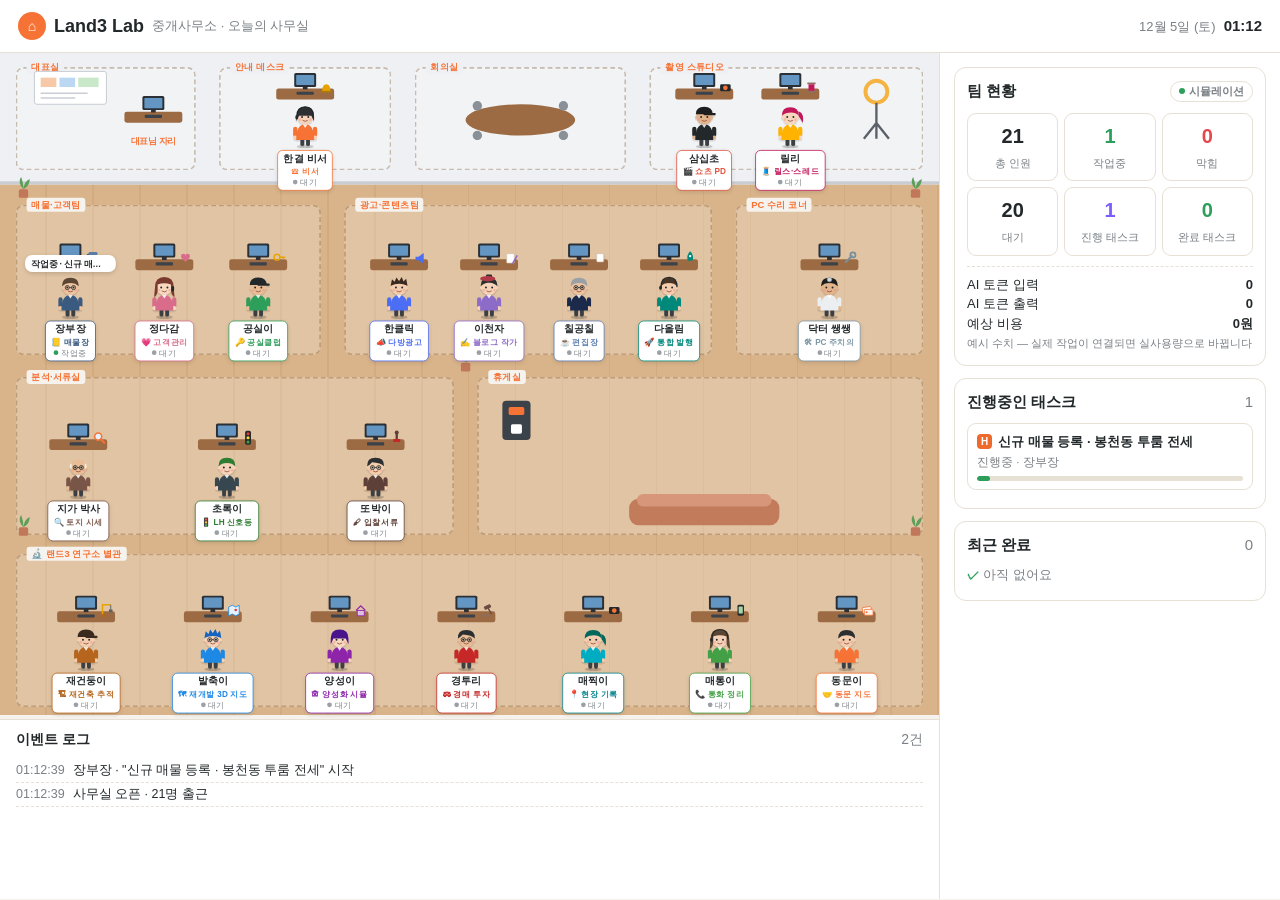
<file: office.html>
<!doctype html>
<html lang="ko">
<head>
<meta charset="utf-8">
<meta name="viewport" content="width=device-width,initial-scale=1">
<title>랜드3 사무실</title>
<style>
/* VOICE: 귀여운 사무실 시뮬레이션 — 직원들이 실제로 일하는 게 보이는 운영 화면
   IDEA: 위에서 내려다본 중개사무소 평면도, 방마다 팀
   PICTURE: 평면도 자체(캐릭터·책상·말풍선)가 화면의 절반 이상
   COLOUR/TYPE: 랜드3 주황 #F77235 + 차콜 #23292B, 나무 바닥 / 밤엔 어두운 바닥 · Noto Sans KR
   LAYOUT: 왼쪽 평면도, 오른쪽 팀 현황·태스크, 아래 이벤트 로그 */
:root{color-scheme:light dark;
  --bg:light-dark(#F6F3EE,#14171A);--panel:light-dark(#FFFFFF,#1D2226);--ink:light-dark(#23292B,#EDEFF1);--mut:light-dark(#7A8086,#8E969D);
  --line:light-dark(#E7E0D4,#2C3338);--wall:light-dark(#EEF0F3,#1A1F24);--floor:light-dark(#D9B48A,#2E2419);--floor2:light-dark(#D2AB80,#2A2117);
  --zone:light-dark(rgba(255,255,255,.22),rgba(255,255,255,.035));--zl:light-dark(rgba(120,80,40,.35),rgba(255,255,255,.14));
  --card:light-dark(#FFFFFF,#22292E);--or:#F77235;--btn:#EE6A2C;--ok:#2E9E5B;--wait:#9AA0A6;--bad:#E5484D;--collab:#7C5CFF;--desk:light-dark(#9C6B43,#5A3F28)}
:root[data-theme=light]{color-scheme:light}:root[data-theme=dark]{color-scheme:dark}
*{box-sizing:border-box;min-width:0}
body{margin:0;background:var(--bg);color:var(--ink);font:15px/1.5 "Noto Sans KR",Pretendard,"Apple SD Gothic Neo","Malgun Gothic",sans-serif;overflow-x:clip}
header{display:flex;align-items:center;gap:12px;padding:12px 18px;border-bottom:1px solid var(--line);background:var(--panel)}
.logo{display:flex;align-items:center;gap:8px;font-weight:800;font-size:18px}
.logo i{width:28px;height:28px;border-radius:50%;background:var(--or);color:#fff;display:grid;place-items:center;font-style:normal;font-size:14px}
.logo small{font-weight:500;color:var(--mut);font-size:13px}
.clock{margin-left:auto;font-variant-numeric:tabular-nums;font-weight:700}
.clock span{color:var(--mut);font-weight:500;margin-right:8px;font-size:13px}
.layout{display:grid;grid-template-columns:minmax(0,1fr) 340px;min-height:calc(100vh - 54px)}
.embed header{display:none}.embed .layout{min-height:100vh}.embed .side{max-height:100vh}
.mapwrap{overflow:auto;position:relative}
#stage{position:relative;width:1200px;height:846px;transform-origin:0 0;background:repeating-linear-gradient(90deg,var(--floor) 0 58px,var(--floor2) 58px 60px)}
.wallband{position:absolute;left:0;top:0;width:1200px;height:168px;background:var(--wall);border-bottom:4px solid light-dark(#C9CDD3,#0E1114)}
.zone{position:absolute;border:2px dashed var(--zl);border-radius:10px;background:var(--zone)}
.zone b{position:absolute;top:-11px;left:12px;font-size:12px;font-weight:800;color:var(--or);background:var(--bg);padding:0 6px;border-radius:4px;white-space:nowrap}
.zone.top b{background:var(--wall)}
.furn{position:absolute;transform:translate(-50%,-100%);pointer-events:none}
.plant{position:absolute;width:22px;height:30px}
.agent{position:absolute;transform:translate(-50%,-100%);transition:left 1.7s linear,top 1.7s linear;cursor:pointer;z-index:3;width:46px}
.agent svg.sp{display:block;width:46px;height:57px;filter:drop-shadow(0 2px 0 rgba(0,0,0,.12))}
.agent.walk svg.sp{animation:bob .32s ease-in-out infinite alternate}
@keyframes bob{to{transform:translateY(-3px)}}
.agent.work svg.sp{animation:busy 1.2s ease-in-out infinite}
@keyframes busy{50%{transform:translateY(-1px) rotate(-1.5deg)}}
.agent.sel .card{outline:2px solid var(--or)}
.card{position:absolute;top:100%;left:50%;transform:translateX(-50%);margin-top:2px;background:var(--card);border:1.5px solid var(--rc,#ccc);border-radius:7px;padding:2px 7px 3px;text-align:center;white-space:nowrap;box-shadow:0 2px 6px rgba(0,0,0,.12);font-size:11px;line-height:1.35}
.card .nm{font-weight:800;font-size:12.5px}
.card .rl{color:var(--rc);font-weight:700;font-size:10.5px}
.card .st{color:var(--mut);font-size:10.5px}
.card .st i{display:inline-block;width:6px;height:6px;border-radius:50%;background:var(--wait);margin-right:3px;vertical-align:1px}
.st.work i{background:var(--ok)}.st.collab i{background:var(--collab)}.st.blocked i{background:var(--bad)}.st.rest i{background:#E7A400}
.badge{position:absolute;top:-6px;right:-10px;background:var(--btn);color:#fff;font-size:11px;font-weight:800;border-radius:99px;min-width:19px;height:19px;display:none;place-items:center;padding:0 5px;z-index:4;box-shadow:0 1px 3px rgba(0,0,0,.25)}
.badge.on{display:grid}.badge.u{background:var(--bad)}
.real li{list-style:none;display:flex;gap:6px;align-items:flex-start;font-size:12.5px;padding:6px 0;border-bottom:1px dashed var(--line)}
.real{padding:0;margin:0}.real .lv{font-size:10px;font-weight:800;color:#fff;border-radius:4px;padding:1px 5px;flex:none;margin-top:2px}
.real .lv.u{background:var(--bad)}.real .lv.t{background:var(--btn)}.real .lv.w{background:#4C6EF5}
.real button{margin-left:auto;font-size:11.5px;min-height:28px;padding:3px 8px;background:var(--bg);border:1px solid var(--line);color:var(--ink);flex:none}
.bub{position:absolute;bottom:100%;left:50%;transform:translateX(-50%);margin-bottom:3px;background:var(--card);color:var(--ink);border-radius:9px;padding:3px 8px;font-size:11px;font-weight:700;white-space:nowrap;max-width:116px;overflow:hidden;text-overflow:ellipsis;box-shadow:0 2px 6px rgba(0,0,0,.15);opacity:0;transition:opacity .25s;pointer-events:none}
.bub.on{opacity:1}
.bub.done{background:light-dark(#E7F6EC,#1F3A2A);color:var(--ok)}
.bub.collab{background:light-dark(#EFEAFF,#2C2550);color:var(--collab)}
.bub.blocked{background:light-dark(#FDECEC,#3D2022);color:var(--bad)}
.side{background:var(--panel);padding:14px;display:flex;flex-direction:column;gap:12px;overflow:auto;max-height:calc(100vh - 54px)}
.box{border:1px solid var(--line);border-radius:12px;padding:12px}
.box h3{margin:0 0 10px;font-size:15px;display:flex;align-items:center;gap:6px}
.box h3 .pill{margin-left:auto;font-size:11px;font-weight:600;color:var(--mut);border:1px solid var(--line);border-radius:99px;padding:1px 8px}
.box h3 .pill:before{content:"";display:inline-block;width:6px;height:6px;border-radius:50%;background:var(--ok);margin-right:4px;vertical-align:1px}
.kpi{display:grid;grid-template-columns:repeat(3,minmax(0,1fr));gap:6px}
.kpi div{border:1px solid var(--line);border-radius:9px;text-align:center;padding:7px 2px}
.kpi b{display:block;font-size:20px;font-variant-numeric:tabular-nums}
.kpi span{font-size:11px;color:var(--mut)}
.k-ok b{color:var(--ok)}.k-bad b{color:var(--bad)}.k-c b{color:var(--collab)}
.usage{margin-top:10px;border-top:1px dashed var(--line);padding-top:8px;font-size:13px}
.usage div{display:flex;justify-content:space-between;font-variant-numeric:tabular-nums}
.usage small{color:var(--mut);font-size:11px}
.task{border:1px solid var(--line);border-radius:9px;padding:8px 9px;margin-bottom:6px;font-size:13px}
.task .t{display:flex;gap:6px;align-items:center;font-weight:700}
.task .t .p{font-size:10px;color:#fff;background:var(--btn);border-radius:4px;padding:0 4px}
.task .t .p.m{background:#4C6EF5}
.task .who{font-size:11.5px;color:var(--mut);margin:2px 0 5px}
.bar{height:5px;background:var(--line);border-radius:9px;overflow:hidden}
.bar i{display:block;height:100%;background:var(--ok);border-radius:9px;transition:width .9s linear}
.done-list{padding:0;margin:0}
.done-list li{font-size:12.5px;margin:3px 0;list-style:none}
.done-list li:before{content:"✓ ";color:var(--ok);font-weight:800}
.prof{display:flex;gap:10px;align-items:center}
.prof .av{width:64px;height:64px;border-radius:12px;background:var(--bg);display:grid;place-items:center;flex:none}
.prof .rl{color:var(--or);font-weight:700;font-size:12.5px}
.btns{display:grid;grid-template-columns:1fr 1fr;gap:6px;margin-top:10px}
button,.lnk{font:inherit;border:0;border-radius:9px;padding:9px 10px;font-weight:700;cursor:pointer;text-align:center;text-decoration:none;min-height:40px}
.b-or{background:#F5B342;color:#23292B}.b-gh{background:transparent;color:var(--ink);border:1px solid var(--line)}
.energy{margin-top:8px;font-size:12px;color:var(--mut);display:flex;justify-content:space-between}
.en i{background:linear-gradient(90deg,#4CC38A,#F5B342)}
.close{margin-left:auto;background:none;border:0;color:var(--mut);font-weight:600;min-height:0;padding:0}
.leftcol{display:flex;flex-direction:column;border-right:1px solid var(--line);min-width:0}
.log{border-top:1px solid var(--line);background:var(--panel);flex:1}
.log summary{padding:9px 16px;cursor:pointer;font-weight:700;font-size:14px;display:flex}
.log summary span{margin-left:auto;color:var(--mut);font-weight:500}
.log ol{margin:0;padding:0 16px 12px;max-height:260px;overflow:auto;list-style:none;font-size:12.5px}
.log li{padding:2px 0;border-bottom:1px dashed var(--line)}
.log time{color:var(--mut);font-variant-numeric:tabular-nums;margin-right:8px}
.modal{position:fixed;inset:0;background:rgba(10,12,14,.62);display:none;align-items:center;justify-content:center;padding:14px;z-index:20}
.modal.on{display:flex}
.chat{background:var(--panel);border-radius:16px;width:min(980px,100%);height:min(640px,94vh);display:grid;grid-template-columns:270px minmax(0,1fr);overflow:hidden;border:1px solid var(--line)}
.chat .left{border-right:1px solid var(--line);padding:18px;text-align:center;overflow:auto}
.chat .left .av{width:120px;height:120px;margin:4px auto 10px;border:2px solid var(--or);border-radius:16px;display:grid;place-items:center;background:var(--bg)}
.chat dl{display:grid;grid-template-columns:auto 1fr;gap:6px 8px;text-align:left;font-size:13px;margin:14px 0}
.chat dt{color:var(--mut)}.chat dd{margin:0;text-align:right;font-weight:700}
.chat .right{display:flex;flex-direction:column;min-height:0}
.chat .top{display:flex;align-items:center;padding:12px 16px;border-bottom:1px solid var(--line);font-weight:800}
.msgs{flex:1;overflow:auto;padding:16px;display:flex;flex-direction:column;gap:10px}
.m{display:flex;gap:8px;align-items:flex-end;max-width:86%}
.m .mini{width:34px;height:34px;border-radius:9px;background:var(--bg);border:1px solid var(--or);flex:none;display:grid;place-items:center}
.m p{margin:0;background:var(--bg);border:1px solid var(--line);border-radius:12px;padding:8px 11px;white-space:pre-wrap;font-size:14px}
.m time{display:block;text-align:right;font-size:10.5px;color:var(--mut);margin-top:2px}
.m.me{align-self:flex-end;flex-direction:row-reverse}
.m.me p{background:#F5B342;color:#23292B;border:0}
.chips{display:flex;gap:6px;flex-wrap:wrap;padding:8px 14px;border-top:1px solid var(--line)}
.chips button{background:var(--bg);border:1px solid var(--line);color:var(--ink);font-weight:500;font-size:13px;padding:5px 11px;min-height:32px;border-radius:99px}
.send{display:flex;gap:8px;padding:10px 14px 14px}
.send input{flex:1;font:inherit;font-size:16px;border:1px solid var(--line);background:var(--bg);color:var(--ink);border-radius:10px;padding:9px 12px}
.note{font-size:11.5px;color:var(--mut);padding:0 16px 8px}
@media (max-width:900px){
  .layout{grid-template-columns:1fr}
  .side{max-height:none}
  .mapwrap{border-right:0}
  .chat{grid-template-columns:1fr;height:94vh}
  .chat .left{display:none}
  .logo small{display:none}
  .clock span{display:none}
}
@media (prefers-reduced-motion:reduce){.agent{transition:none}.agent svg.sp{animation:none!important}}
</style>
</head>
<body>
<header>
  <div class="logo"><i>⌂</i>Land3 Lab <small>중개사무소 · 오늘의 사무실</small></div>
  <div class="clock"><span id="date"></span><b id="time">--:--</b></div>
</header>
<div class="layout">
  <div class="leftcol"><div class="mapwrap" id="mapwrap"><div id="stage"></div></div>
  <details class="log" open><summary>이벤트 로그 <span id="log-n">0건</span></summary><ol id="log"></ol></details></div>
  <aside class="side">
    <div class="box" id="selbox" hidden></div>
    <div class="box" id="realbox" hidden><h3>오늘 실제 할 일 <span id="real-n" style="margin-left:auto;color:var(--mut);font-weight:500">0</span></h3><ul class="real" id="real"></ul></div>
    <div class="box">
      <h3>팀 현황 <span class="pill">시뮬레이션</span></h3>
      <div class="kpi">
        <div><b id="k-all">21</b><span>총 인원</span></div>
        <div class="k-ok"><b id="k-work">0</b><span>작업중</span></div>
        <div class="k-bad"><b id="k-block">0</b><span>막힘</span></div>
        <div><b id="k-idle">0</b><span>대기</span></div>
        <div class="k-c"><b id="k-run">0</b><span>진행 태스크</span></div>
        <div class="k-ok"><b id="k-done">0</b><span>완료 태스크</span></div>
      </div>
      <div class="usage">
        <div><span>AI 토큰 입력</span><b id="u-in">0</b></div>
        <div><span>AI 토큰 출력</span><b id="u-out">0</b></div>
        <div><span>예상 비용</span><b id="u-cost">0원</b></div>
        <small>예시 수치 — 실제 작업이 연결되면 실사용량으로 바뀝니다</small>
      </div>
    </div>
    <div class="box"><h3>진행중인 태스크 <span id="run-n" style="margin-left:auto;color:var(--mut);font-weight:500">0</span></h3><div id="tasks"></div></div>
    <div class="box"><h3>최근 완료 <span id="done-n" style="margin-left:auto;color:var(--mut);font-weight:500">0</span></h3><ul class="done-list" id="done"></ul></div>
  </aside>
</div>

<div class="modal" id="modal">
  <div class="chat">
    <div class="left" id="c-left"></div>
    <div class="right">
      <div class="top">1:1 면담 <button class="close" id="c-close">닫기 ✕</button></div>
      <div class="msgs" id="msgs"></div>
      <div class="note" id="c-note"></div>
      <div class="chips" id="chips"></div>
      <form class="send" id="send"><input id="inp" autocomplete="off" placeholder="메시지를 입력하세요"><button class="b-or" type="submit">보내기</button></form>
    </div>
  </div>
</div>

<script>
{
const IN_HUB = /junggae-app\.vercel\.app$/.test(location.hostname) || /[?&]embed=1/.test(location.search);
if (/[?&]embed=1/.test(location.search)) document.documentElement.classList.add("embed");
const HUB = IN_HUB ? "/" : "https://junggae-app.vercel.app/", ADMIN = "https://kilmoonsoo.github.io/admin.html";
const $ = (id) => document.getElementById(id);
const esc = (t) => String(t).replace(/[&<>"']/g, (c) => ({"&":"&amp;","<":"&lt;",">":"&gt;",'"':"&quot;","'":"&#39;"}[c]));
const pad = (n) => String(n).padStart(2, "0");
const now = () => { const d = new Date(); return `${pad(d.getHours())}:${pad(d.getMinutes())}:${pad(d.getSeconds())}`; };
const sleep = (ms) => new Promise((r) => setTimeout(r, ms));

const ZONES = [
  { n:"대표실", x:20, y:18, w:230, h:132, top:1 },
  { n:"안내 데스크", x:280, y:18, w:220, h:132, top:1 },
  { n:"회의실", x:530, y:18, w:270, h:132, top:1 },
  { n:"촬영 스튜디오", x:830, y:18, w:350, h:132, top:1 },
  { n:"매물·고객팀", x:20, y:194, w:390, h:192 },
  { n:"광고·콘텐츠팀", x:440, y:194, w:470, h:192 },
  { n:"PC 수리 코너", x:940, y:194, w:240, h:192 },
  { n:"분석·서류실", x:20, y:414, w:560, h:202 },
  { n:"휴게실", x:610, y:414, w:570, h:202 },
  { n:"🔬 랜드3 연구소 별관", x:20, y:640, w:1160, h:196 },
];
const LOUNGE = [{x:760,y:545},{x:830,y:560},{x:900,y:545},{x:980,y:565},{x:1050,y:548}];

const STAFF = [
 { id:"desk", name:"한결 비서", role:"비서", ic:"🛎", rc:"#F77235", x:390, y:104, exp:"5년차", link:HUB,
   look:{skin:"#F6D3B8",hair:"#2B2F31",style:"bob",shirt:"#F77235",acc:"headset",prop:"bell"},
   about:"사무실에서 제일 먼저 출근해 모든 직원 자리를 돌며 할 일을 모아 오는 비서. 말버릇은 \"제가 챙겨 둘게요\".",
   tasks:[{t:"오늘의 업무 보고 정리",with:"listings"},{t:"다가오는 일정 7일 점검",with:"customers"},{t:"잔금·입찰기일 알림 정리"}],
   chips:["오늘 할 일 정리해줘","이번 주 일정 알려줘","누구한테 시키면 돼?"] },
 { id:"listings", name:"장부장", role:"매물장", ic:"📒", rc:"#3A5A80", x:90, y:322, exp:"12년차", link:HUB+"#listings",
   look:{skin:"#EDC3A0",hair:"#5A4632",style:"short",shirt:"#3A5A80",acc:"glasses",prop:"binder"},
   about:"매물 장부를 한 줄도 틀리지 않게 적는 꼼꼼한 부장님. 14일 넘게 확인 안 한 매물을 보면 안경을 고쳐 씁니다.",
   tasks:[{t:"신규 매물 등록 · 봉천동 투룸 전세",next:["dabang","customers"]},{t:"광고 내림 미확인 매물 점검"},{t:"14일 미확인 매물 신선도 확인"}],
   chips:["새 매물 등록할 때 꼭 받을 것","광고 안 내린 매물 있어?","매물 장부 정리 요령"] },
 { id:"customers", name:"정다감", role:"고객관리", ic:"💗", rc:"#D96C8A", x:210, y:322, exp:"7년차", link:HUB+"#customers",
   look:{skin:"#F8D7BF",hair:"#7A3B2E",style:"long",shirt:"#D96C8A",acc:"phone",prop:"heart"},
   about:"손님 이름과 찾는 집 조건을 전부 기억하는 다정한 실장님. 연락할 날을 놓치는 법이 없습니다.",
   tasks:[{t:"새 매물 ↔ 맞는 손님 매칭",with:"listings"},{t:"오늘 연락할 손님 3명 정리"},{t:"임대차 만기 3개월 전 안내"}],
   chips:["오늘 연락할 손님 문자 초안","만기 안내 문자 써줘","손님 온도 A는 어떻게 관리해?"] },
 { id:"vacancy", name:"공실이", role:"공실클럽", ic:"🔑", rc:"#2E9E5B", x:330, y:322, exp:"4년차", link:HUB+"#vacancy",
   look:{skin:"#E9BE97",hair:"#23292B",style:"cap",shirt:"#2E9E5B",acc:"none",prop:"key"},
   about:"RSA 동문 사무실을 발로 뛰며 빈방 열쇠를 모으는 반장. \"아직 공실인가요?\"가 입버릇.",
   tasks:[{t:"동문 공실 신선도 확인 (14일)"},{t:"공실클럽에 매물 올리기",with:"listings"},{t:"공동중개 문의 기록 정리"}],
   chips:["공동중개 수수료 나누는 방식","동문한테 공실 문의 문자","아직 공실인가요?"] },
 { id:"dabang", name:"한클릭", role:"다방광고", ic:"📣", rc:"#4C6EF5", x:510, y:322, exp:"3년차", link:HUB+"#dabang",
   look:{skin:"#F3CDAE",hair:"#3B2A20",style:"spiky",shirt:"#4C6EF5",acc:"none",prop:"mega"},
   about:"한 번 입력하면 다방·네이버·당근용 광고문을 동시에 뽑는 손 빠른 대리. 표시광고 빠진 항목엔 빨간 펜을 듭니다.",
   tasks:[{t:"광고문 4종 · 봉천동 투룸",with:"listings",next:["blog","shorts"]},{t:"표시광고 필수항목 검사"},{t:"광고 만료 연장 확인"}],
   chips:["다방 광고 제목 5개","표시광고 필수 항목이 뭐야?","당근용으로 짧게"] },
 { id:"blog", name:"이천자", role:"블로그 작가", ic:"✍️", rc:"#8C6BC9", x:625, y:322, exp:"6년차", link:HUB+"#blog",
   look:{skin:"#F6D3B8",hair:"#2B2F31",style:"bun",shirt:"#8C6BC9",acc:"beret",prop:"pen"},
   about:"어떤 매물이든 딱 2,000자 내외로 써내는 작가. 제목만 봐도 매물이 보이게 쓰는 게 철칙입니다.",
   tasks:[{t:"매물 블로그 2,000자 · 봉천동 투룸",with:"dabang",next:["publish"]},{t:"상식 글 · 전세 계약 전 체크",next:["reels"]},{t:"블로그 키워드 20개 정리"}],
   chips:["블로그 제목 5개 뽑아줘","키워드 20개 작업해줘","2,000자 글 구조 알려줘"] },
 { id:"editor", name:"칠공칠", role:"편집장", ic:"☕", rc:"#5B7DB1", x:740, y:322, exp:"15년차", link:IN_HUB ? "/#autopost" : ADMIN,
   look:{skin:"#EDC3A0",hair:"#9AA0A6",style:"short",shirt:"#1B2A4A",acc:"glasses",prop:"coffee"},
   about:"매일 아침 7시 7분에 오늘의 주제를 고르고 블로그·카드뉴스·쇼츠·스레드를 한 번에 만드는 베테랑 편집장(autopost).",
   tasks:[{t:"오늘의 연재 주제 선정",next:["reels"]},{t:"카드뉴스 5장 검수"},{t:"보고 메일 발송"}],
   chips:["이번 주 연재 주제 추천","오늘 원고 어때?","카드뉴스 표지 문구"] },
 { id:"publish", name:"다올림", role:"통합 발행", ic:"🚀", rc:"#00897B", x:855, y:322, exp:"5년차", link:HUB+"#publish",
   look:{skin:"#F3CDAE",hair:"#4A3426",style:"short",shirt:"#00897B",acc:"headset",prop:"rocket"},
   about:"블로그·인스타·유튜브를 시간 맞춰 다 올려 주는 팀장. 예약표를 보며 \"지금 올릴 차례!\"를 외칩니다.",
   tasks:[{t:"발행 예약 · 블로그→인스타→유튜브",with:"blog"},{t:"올림 완료 기록 정리"},{t:"인스타 캡션 해시태그 점검"}],
   chips:["5시간 간격으로 발행 계획","오늘 올릴 순서 정리","가장 반응 좋은 시간?"] },
 { id:"shorts", name:"삼십초", role:"쇼츠 PD", ic:"🎬", rc:"#E0533D", x:900, y:104, exp:"4년차", link:HUB+"#shorts",
   look:{skin:"#E2B48C",hair:"#1E1E1E",style:"cap",shirt:"#23292B",acc:"none",prop:"camera"},
   about:"모든 영상은 30초 안에 끝내야 한다는 PD. \"훅은 3초!\"를 외치며 매물 사진에 켄번즈 효과를 겁니다.",
   tasks:[{t:"매물 쇼츠 30초 · 봉천동 투룸",with:"dabang",next:["publish"]},{t:"쇼츠 썸네일 A/B 테스트"},{t:"자막 표시사항 띠 확인"}],
   chips:["30초 쇼츠 대본 써줘","훅 문장 5개","썸네일 문구 추천"] },
 { id:"reels", name:"릴리", role:"릴스·스레드", ic:"🧵", rc:"#C2185B", x:1010, y:104, exp:"2년차", link:IN_HUB ? "/#autopost" : ADMIN+"#drafts",
   look:{skin:"#F8D7BF",hair:"#C2185B",style:"pony",shirt:"#FFB300",acc:"none",prop:"spool"},
   about:"저녁 7시 7분에 릴스와 스레드를 뽑는 크리에이터. 실타래처럼 글을 이어 붙이는 게 특기.",
   tasks:[{t:"블로그 → 릴스·스레드 재가공",with:"blog"},{t:"스레드 질문형 3개 작성"},{t:"릴스 표지 9:16 제작"}],
   chips:["스레드 질문형으로 써줘","릴스 훅 3초 문장","해시태그 10개"] },
 { id:"land", name:"지가 박사", role:"토지 시세", ic:"🔍", rc:"#795548", x:100, y:552, exp:"20년차", link:HUB+"#land",
   look:{skin:"#E9BE97",hair:"#F2F2F2",style:"bald",shirt:"#795548",acc:"glasses",prop:"magnifier"},
   about:"실거래와 공시지가를 돋보기로 들여다보는 박사님. 숫자 하나 대신 '하단~상단 범위'로만 말합니다.",
   tasks:[{t:"토지 시세 범위 리포트"},{t:"비교 실거래 사례 수집"},{t:"공시지가 배율 점검",with:"lh"}],
   chips:["시세는 왜 범위로 말해?","매도자 상담 멘트","비교사례가 적으면?"] },
 { id:"lh", name:"초록이", role:"LH 신호등", ic:"🚦", rc:"#2E7D32", x:290, y:552, exp:"6년차", link:HUB+"#lh",
   look:{skin:"#F6D3B8",hair:"#2E7D32",style:"short",shirt:"#37474F",acc:"none",prop:"light"},
   about:"등기부 갑구·을구를 읽고 초록·노랑·빨강 불을 켜 주는 검사관. 압류·가압류를 보면 바로 빨간불.",
   tasks:[{t:"LH 전세임대 사전점검 · 신림동 원룸",block:true},{t:"등기부 재열람 알림 확인"},{t:"부채비율 계산",with:"land"}],
   chips:["빨간불은 언제 켜져?","부채비율 계산법","다가구는 뭘 더 봐?"] },
 { id:"bid", name:"또박이", role:"입찰서류", ic:"🖋", rc:"#5D4037", x:480, y:552, exp:"9년차", link:HUB+"#bid",
   look:{skin:"#F3CDAE",hair:"#2B2F31",style:"side",shirt:"#5D4037",acc:"glasses",prop:"stamp"},
   about:"입찰표 칸을 또박또박 채우고 \"0 한 번 더 쓴 건 아닌가요?\"를 꼭 묻는 서기. 최저가 미만은 절대 통과 못 합니다.",
   tasks:[{t:"기일입찰표·위임장 작성"},{t:"입찰 보증금 10% 계산"},{t:"입찰 준비물 체크리스트",with:"desk"}],
   chips:["입찰 준비물 알려줘","대리 입찰 위임장 주의점","입찰가 실수 막는 법"] },
 { id:"pc", name:"닥터 쌩쌩", role:"PC 주치의", ic:"🛠", rc:"#7D97A5", x:1060, y:322, exp:"10년차", link:HUB+"#pc",
   look:{skin:"#E2B48C",hair:"#1E1E1E",style:"short",shirt:"#ECEFF1",acc:"mirror",prop:"wrench"},
   about:"10년 된 컴퓨터도 쌩쌩하게 살려 내는 PC 주치의. 진단 → 처방 → 실행 순서를 꼭 지킵니다.",
   tasks:[{t:"사무실 PC 부팅 속도 진단"},{t:"시작프로그램 0원 청소"},{t:"SSD 교체 처방서",with:"desk"}],
   chips:["컴퓨터가 너무 느려","SSD 바꾸면 빨라져?","인터넷등기소 보안프로그램"] },
 // ── 랜드3 연구소 별관 (따로 만든 앱들) ──
 { id:"jaegeon", name:"재건둥이", role:"재건축 추적", ic:"🏗", rc:"#B5651D", x:110, y:772, exp:"3년차", link:IN_HUB ? "/#jaegeon" : "https://rsar-land3-jaeturi.ktma9028.workers.dev/",
   look:{skin:"#F3CDAE",hair:"#3B2A20",style:"cap",shirt:"#B5651D",acc:"none",prop:"crane"},
   about:"재건축 고시·공고·뉴스를 매일 아침 훑어 새 소식을 물어 오는 막내 연구원. \"고시 떴어요!\"가 입버릇.",
   tasks:[{t:"재건축 고시·공고 새 글 확인"},{t:"관악구 정비사업 뉴스 정리",with:"balchuk"},{t:"고시 변경사항 알림 정리",with:"desk"}],
   chips:["이번 주 재건축 고시 요약","정비사업 단계 쉽게 설명","고시 볼 때 체크할 것"] },
 { id:"balchuk", name:"발축이", role:"재개발 3D 지도", ic:"🗺", rc:"#1E88E5", x:272, y:772, exp:"4년차", link:IN_HUB ? "/#balchuk" : "https://balchuk.land3lab.com/",
   look:{skin:"#F6D3B8",hair:"#1565C0",style:"spiky",shirt:"#1E88E5",acc:"glasses",prop:"map"},
   about:"서울 재개발·재건축 구역을 3D 지도로 날아다니며 가능성과 수익률을 따지는 지도 박사 지망생.",
   tasks:[{t:"정비구역 3D 지도 갱신"},{t:"구역별 사업 단계 점검",with:"jaegeon"},{t:"재개발 수익률 분석",with:"land"}],
   chips:["재개발 가능성 어떻게 봐?","수익률 계산 순서","모아타운이랑 차이"] },
 { id:"yangseongi", name:"양성이", role:"양성화 시뮬", ic:"🏚", rc:"#8E24AA", x:434, y:772, exp:"3년차", link:IN_HUB ? "/#yangseongi" : "https://yangseongi.land3lab.com/",
   look:{skin:"#F8D7BF",hair:"#4A148C",style:"bob",shirt:"#8E24AA",acc:"none",prop:"house"},
   about:"위반건축물을 보면 양성화 전·후 3D를 그려 보는 시뮬레이터. 이행강제금 계산은 누구보다 빠릅니다.",
   tasks:[{t:"위반건축물 여부 조회"},{t:"양성화 전후 3D 비교"},{t:"이행강제금 계산",with:"lh"}],
   chips:["위반건축물이면 대출 돼?","양성화 절차 알려줘","이행강제금 기준"] },
 { id:"gyeongturi", name:"경투리", role:"경매 투자", ic:"⚖", rc:"#C62828", x:596, y:772, exp:"7년차", link:IN_HUB ? "/#gyeongturi" : "https://gyeongturi-rsar-land3.kilmoonsoo.chatgpt.site/",
   look:{skin:"#E9BE97",hair:"#2B2F31",style:"side",shirt:"#C62828",acc:"glasses",prop:"gavel"},
   about:"경매 물건만 보면 권리분석부터 낙찰가율까지 줄줄 꿰는 투자 도우미. 또박이와 단짝입니다.",
   tasks:[{t:"경매 물건 권리분석"},{t:"입찰가 시뮬레이션",with:"bid"},{t:"지역 낙찰가율 비교"}],
   chips:["권리분석 순서","말소기준권리가 뭐야?","입찰가 정하는 법"] },
 { id:"maejjigi", name:"매찍이", role:"현장 기록", ic:"📍", rc:"#00838F", x:758, y:772, exp:"2년차", link:IN_HUB ? "/#maejjigi" : "https://maejjigi-field.kilmoonsoo.chatgpt.site/",
   look:{skin:"#F3CDAE",hair:"#00695C",style:"pony",shirt:"#00ACC1",acc:"none",prop:"camera"},
   about:"현장에 가면 사진 찍고 메모하고 바로 정리해 오는 발 빠른 현장 기록 담당.",
   tasks:[{t:"현장 매물 사진·메모 정리",next:["listings"]},{t:"현장 체크리스트 기록"},{t:"매물장으로 옮기기",with:"listings"}],
   chips:["현장에서 꼭 찍을 사진","현장 체크리스트","매물 메모 정리해줘"] },
 { id:"maetong", name:"매통이", role:"통화 정리", ic:"📞", rc:"#43A047", x:920, y:772, exp:"3년차", link:IN_HUB ? "/#maetong" : "https://land3lab.github.io/mrhomesga/callnote/",
   look:{skin:"#F6D3B8",hair:"#5A4632",style:"long",shirt:"#43A047",acc:"headset",prop:"phone2"},
   about:"통화가 끝나면 매물·손님 정보를 자동으로 정리해 두는 전화 담당. 정다감 실장과 매일 손님 명단을 맞춥니다.",
   tasks:[{t:"통화 내용 → 매물 정리"},{t:"부재중 손님 콜백 목록",with:"customers"},{t:"통화 메모 요약"}],
   chips:["부재중 손님 콜백 문자","통화 메모 정리 요령","오늘 통화 요약해줘"] },
 { id:"dongmuni", name:"동문이", role:"동문 지도", ic:"🤝", rc:"#F77235", x:1082, y:772, exp:"2년차", link:IN_HUB ? "/#dongmuni" : "https://rsa-dongmuni.vercel.app",
   look:{skin:"#F3CDAE",hair:"#2B2F31",style:"short",shirt:"#F77235",acc:"none",prop:"cards"},
   about:"RSA 총동문회 동문 407명의 사무소를 지도에 꿰고 있는 마당발. 공동중개할 동문을 찾으면 공실이와 바로 연결해 줍니다.",
   tasks:[{t:"권역별 동문 사무소 지도 정리"},{t:"동문 명함 등록·수정 요청 확인"},{t:"공동중개 동문 연결",with:"vacancy"}],
   chips:["우리 동네 동문 찾아줘","동문 명함 등록 방법","공동중개 동문 연결해줘"] },
];
const BY = Object.fromEntries(STAFF.map((s) => [s.id, s]));
const MOODS = ["😊 좋음","🤔 궁금","😎 자신감","😌 여유","🔥 의욕"];

function hair(st, c){
  switch(st){
    case "bob": return `<path d="M40 50Q40 30 60 30Q80 30 80 50L80 62Q76 56 74 50L46 50Q44 56 40 62Z" fill="${c}"/>`;
    case "long": return `<path d="M39 52Q39 29 60 29Q81 29 81 52L83 74Q76 70 75 60L75 46Q60 40 45 46L45 60Q44 70 37 74Z" fill="${c}"/>`;
    case "bun": return `<circle cx="60" cy="28" r="7" fill="${c}"/><path d="M41 50Q41 31 60 31Q79 31 79 50Q70 41 60 42Q50 41 41 50Z" fill="${c}"/>`;
    case "pony": return `<path d="M41 50Q41 31 60 31Q79 31 79 50Q70 40 52 44Q46 46 41 50Z" fill="${c}"/><path d="M78 40Q92 44 88 66Q84 58 79 52Z" fill="${c}"/>`;
    case "spiky": return `<path d="M41 49L44 34L50 40L54 30L60 38L66 29L70 39L76 33L79 49Q60 40 41 49Z" fill="${c}"/>`;
    case "side": return `<path d="M41 50Q40 31 60 31Q80 31 79 50Q72 42 52 41L46 47Z" fill="${c}"/>`;
    case "bald": return `<path d="M41 52Q41 44 45 44L45 56ZM79 52Q79 44 75 44L75 56Z" fill="${c}"/>`;
    case "cap": return `<path d="M41 47Q41 30 60 30Q79 30 79 47Z" fill="${c}"/><rect x="58" y="44" width="28" height="5" rx="2.5" fill="${c}"/>`;
    default: return `<path d="M41 50Q41 31 60 31Q79 31 79 50Q70 42 60 43Q50 42 41 50Z" fill="${c}"/>`;
  }
}
function acc(a){
  switch(a){
    case "glasses": return `<g fill="none" stroke="#23292B" stroke-width="1.8"><circle cx="53" cy="53" r="4.6"/><circle cx="67" cy="53" r="4.6"/><path d="M57.6 53h4.8"/></g>`;
    case "headset": return `<path d="M42 52Q42 30 60 30Q78 30 78 52" fill="none" stroke="#23292B" stroke-width="2.6"/><rect x="38" y="49" width="6" height="9" rx="3" fill="#23292B"/>`;
    case "beret": return `<ellipse cx="57" cy="33" rx="17" ry="6" fill="#B23A48"/>`;
    case "mirror": return `<circle cx="60" cy="35" r="5" fill="#CFD8DC" stroke="#9AA0A6" stroke-width="1.6"/>`;
    case "phone": return `<rect x="76" y="50" width="6" height="11" rx="1.5" fill="#23292B"/>`;
    default: return "";
  }
}
const PROPS = {
  bell:`<path d="M85 92Q85 80 92 80Q99 80 99 92Z" fill="#E7A400"/><rect x="83" y="91" width="18" height="3" rx="1.5" fill="#B07D00"/>`,
  binder:`<rect x="84" y="78" width="15" height="15" rx="2" fill="#3A5A80"/><rect x="87" y="75" width="15" height="15" rx="2" fill="#5C7EA6"/>`,
  heart:`<path d="M92 92L85 85Q83 78 89 78Q92 78 92 82Q92 78 95 78Q101 78 99 85Z" fill="#D96C8A"/>`,
  key:`<circle cx="88" cy="84" r="5" fill="none" stroke="#E7A400" stroke-width="2.4"/><path d="M93 84h9M99 84v4" stroke="#E7A400" stroke-width="2.4"/>`,
  mega:`<path d="M84 83h5l9-6v18l-9-6h-5Z" fill="#4C6EF5"/>`,
  pen:`<rect x="86" y="78" width="13" height="16" rx="1.5" fill="#fff" stroke="#C9B9A2"/><path d="M96 95l8-14" stroke="#8C6BC9" stroke-width="2.6"/>`,
  camera:`<rect x="83" y="80" width="18" height="12" rx="2.5" fill="#23292B"/><circle cx="92" cy="86" r="4" fill="#F77235"/>`,
  spool:`<rect x="85" y="77" width="14" height="3" fill="#8D6E63"/><rect x="85" y="91" width="14" height="3" fill="#8D6E63"/><rect x="87" y="80" width="10" height="11" fill="#C2185B"/>`,
  coffee:`<rect x="86" y="78" width="12" height="14" rx="2" fill="#fff" stroke="#C9B9A2"/><path d="M98 82q5 1 0 6" stroke="#C9B9A2" stroke-width="1.6" fill="none"/>`,
  rocket:`<path d="M92 74q7 6 4 16h-8q-3-10 4-16Z" fill="#00897B"/><circle cx="92" cy="82" r="2" fill="#fff"/>`,
  magnifier:`<circle cx="90" cy="83" r="6" fill="#E3F2FD" stroke="#F77235" stroke-width="2.6"/><path d="M94.5 87.5l6 6" stroke="#F77235" stroke-width="3.2" stroke-linecap="round"/>`,
  light:`<rect x="87" y="73" width="10" height="24" rx="3" fill="#23292B"/><circle cx="92" cy="78" r="2.6" fill="#E53935"/><circle cx="92" cy="85" r="2.6" fill="#FDD835"/><circle cx="92" cy="92" r="2.6" fill="#43A047"/>`,
  stamp:`<rect x="86" y="87" width="12" height="5" rx="1" fill="#C62828"/><rect x="90" y="77" width="4" height="10" fill="#5D4037"/><circle cx="92" cy="76" r="3.4" fill="#5D4037"/>`,
  crane:`<path d="M84 96V76h14" stroke="#E7A400" stroke-width="2.6" fill="none"/><path d="M98 76v8" stroke="#5B6168" stroke-width="1.6"/><rect x="95" y="84" width="6" height="5" fill="#5B6168"/><rect x="82" y="92" width="6" height="5" fill="#B5651D"/>`,
  map:`<path d="M83 80l6-3 6 3 6-3v15l-6 3-6-3-6 3Z" fill="#E3F2FD" stroke="#1E88E5" stroke-width="1.4"/><circle cx="95" cy="85" r="2.2" fill="#E53935"/>`,
  house:`<path d="M84 86l8-8 8 8" stroke="#8E24AA" stroke-width="2" fill="none"/><rect x="86" y="86" width="12" height="9" fill="#E1BEE7" stroke="#8E24AA" stroke-width="1.4"/>`,
  gavel:`<rect x="86" y="77" width="12" height="6" rx="1.5" fill="#6D4C41" transform="rotate(-25 92 80)"/><path d="M93 82l6 10" stroke="#6D4C41" stroke-width="2.6"/><rect x="82" y="93" width="14" height="3" rx="1" fill="#8D6E63"/>`,
  phone2:`<rect x="86" y="76" width="11" height="19" rx="2.5" fill="#23292B"/><rect x="88" y="79" width="7" height="12" rx="1" fill="#A5D6A7"/>`,
  cards:`<rect x="83" y="80" width="15" height="10" rx="1.5" fill="#fff" stroke="#F77235" stroke-width="1.4" transform="rotate(-8 90 85)"/><rect x="86" y="84" width="15" height="10" rx="1.5" fill="#FFF3EC" stroke="#F77235" stroke-width="1.4"/><circle cx="90" cy="89" r="1.8" fill="#F77235"/>`,
  wrench:`<path d="M84 92l10-10" stroke="#78909C" stroke-width="3.4" stroke-linecap="round"/><circle cx="96" cy="80" r="4.4" fill="none" stroke="#78909C" stroke-width="3"/>`,
};
function head(L){
  return `<g transform="translate(30 21) scale(.74) translate(-60 -52)">
    <circle cx="42.5" cy="54" r="3.2" fill="${L.skin}"/><circle cx="77.5" cy="54" r="3.2" fill="${L.skin}"/>
    <circle cx="60" cy="52" r="18" fill="${L.skin}"/>${hair(L.style, L.hair)}
    <circle cx="53" cy="53" r="2.2" fill="#23292B"/><circle cx="67" cy="53" r="2.2" fill="#23292B"/>
    <circle cx="48" cy="59" r="3" fill="#F28B82" opacity=".4"/><circle cx="72" cy="59" r="3" fill="#F28B82" opacity=".4"/>
    <path d="M55 61Q60 65 65 61" stroke="#8D4A3A" stroke-width="1.8" fill="none" stroke-linecap="round"/>${acc(L.acc)}</g>`;
}
function sprite(L, cls="sp", w=0){
  return `<svg class="${cls}" ${w?`width="${w}"`:""} viewBox="0 0 60 74" aria-hidden="true">
    <ellipse cx="30" cy="71" rx="14" ry="3" fill="rgba(0,0,0,.18)"/>
    <rect x="22" y="56" width="6.5" height="14" rx="3" fill="#3B3F44"/><rect x="31.5" y="56" width="6.5" height="14" rx="3" fill="#3B3F44"/>
    <rect x="10" y="38" width="7" height="17" rx="3.5" fill="${L.shirt}"/><rect x="43" y="38" width="7" height="17" rx="3.5" fill="${L.shirt}"/>
    <circle cx="13.5" cy="56" r="3.4" fill="${L.skin}"/><circle cx="46.5" cy="56" r="3.4" fill="${L.skin}"/>
    <path d="M15 60Q15 34 30 34Q45 34 45 60Z" fill="${L.shirt}"/><path d="M26 34l4 6 4-6" fill="#fff" opacity=".85"/>
    ${head(L)}</svg>`;
}
const deskSvg = (L) => `<svg width="78" height="44" viewBox="0 0 78 44"><rect x="2" y="22" width="74" height="14" rx="3" fill="var(--desk)"/>
  <rect x="25" y="2" width="28" height="18" rx="2" fill="#2B3036"/><rect x="27.5" y="4.5" width="23" height="13" rx="1" fill="#6FA8DC" opacity=".85"/>
  <rect x="36" y="19" width="6" height="4" fill="#2B3036"/><rect x="28" y="26" width="22" height="4" rx="1" fill="#3B4249"/>
  <svg x="54" y="9" width="24" height="24" viewBox="76 70 32 32">${PROPS[L.prop]||""}</svg></svg>`;

/* ── 무대 ── */
const stage = $("stage");
let html = `<div class="wallband"></div>`;
html += ZONES.map((z) => `<div class="zone${z.top?" top":""}" style="left:${z.x}px;top:${z.y}px;width:${z.w}px;height:${z.h}px"><b>${z.n}</b></div>`).join("");
html += `<div class="furn" style="left:90px;top:74px"><svg width="96" height="46"><rect x="2" y="2" width="92" height="42" rx="3" fill="#fff" stroke="#B9C0C8"/><rect x="10" y="10" width="20" height="12" fill="#F7C9A9"/><rect x="34" y="10" width="20" height="12" fill="#BBD7F2"/><rect x="58" y="10" width="26" height="12" fill="#C9E7C9"/><path d="M10 30h60M10 36h44" stroke="#C9CED6" stroke-width="2"/></svg></div>`;
html += `<div class="furn" style="left:196px;top:120px">${deskSvg({prop:""})}<div style="text-align:center;font-size:11px;font-weight:800;color:var(--or)">대표님 자리</div></div>`;
html += `<div class="furn" style="left:665px;top:118px"><svg width="150" height="52"><ellipse cx="75" cy="26" rx="70" ry="20" fill="var(--desk)"/><circle cx="20" cy="8" r="6" fill="#8A9097"/><circle cx="130" cy="8" r="6" fill="#8A9097"/><circle cx="20" cy="46" r="6" fill="#8A9097"/><circle cx="130" cy="46" r="6" fill="#8A9097"/></svg></div>`;
html += `<div class="furn" style="left:1120px;top:118px"><svg width="56" height="80"><circle cx="28" cy="18" r="14" fill="none" stroke="#F5B342" stroke-width="5"/><path d="M28 32v26M28 58l-16 20M28 58l16 20M28 58v20" stroke="#5B6168" stroke-width="3"/></svg></div>`;
html += `<div class="furn" style="left:660px;top:505px"><svg width="44" height="58"><rect x="4" y="4" width="36" height="50" rx="5" fill="#3B4249"/><rect x="12" y="12" width="20" height="10" rx="2" fill="#F77235"/><rect x="15" y="34" width="14" height="12" rx="2" fill="#fff"/></svg></div>`;
html += `<div class="furn" style="left:900px;top:614px"><svg width="200" height="46"><rect x="4" y="8" width="192" height="34" rx="12" fill="#C27C5B"/><rect x="14" y="2" width="172" height="16" rx="8" fill="#D7967A"/></svg></div>`;
[[30,186],[1170,186],[30,618],[1170,618],[595,408]].forEach(([x,y]) => html += `<svg class="plant" style="left:${x-11}px;top:${y-30}px" viewBox="0 0 22 30"><rect x="5" y="18" width="12" height="11" rx="2" fill="#C1785A"/><path d="M11 18q-8-8-3-16q3 8 3 16q1-10 8-13q0 9-8 13" fill="#5E9E5B"/></svg>`);
STAFF.forEach((s) => html += `<div class="furn" style="left:${s.x}px;top:${s.y-30}px">${deskSvg(s.look)}</div>`);
stage.innerHTML = html;

const A = {};
STAFF.forEach((s, i) => {
  const el = document.createElement("div");
  el.className = "agent"; el.dataset.id = s.id;
  el.style.left = s.x + "px"; el.style.top = (s.y + 18) + "px";
  el.innerHTML = `<span class="badge"></span><div class="bub"></div>${sprite(s.look)}<div class="card" style="--rc:${s.rc}"><div class="nm">${esc(s.name)}</div><div class="rl">${s.ic} ${esc(s.role)}</div><div class="st"><i></i><span>대기</span></div></div>`;
  stage.appendChild(el);
  A[s.id] = { s, el, status:"idle", task:null, energy:72 + (i*7)%26, mood:MOODS[i % MOODS.length] };
});
const tasks = [], done = [];
let tokIn = 0, tokOut = 0, logN = 0, tid = 0, sel = null;

const LABEL = {idle:"대기",work:"작업중",collab:"협업중",blocked:"막힘",rest:"휴식",walk:"이동중"};
function setStatus(a, st, label){
  a.status = st;
  a.el.classList.toggle("work", st==="work");
  const e = a.el.querySelector(".st"); e.className = "st " + st;
  e.querySelector("span").textContent = label || LABEL[st];
  if (sel === a.s.id) renderSel();
}
function say(a, text, kind="", ms=0){
  const b = a.el.querySelector(".bub");
  b.textContent = text; b.className = "bub on " + kind;
  clearTimeout(a.sayT);
  if (ms) a.sayT = setTimeout(() => b.classList.remove("on"), ms);
}
function moveTo(a, x, y){
  return new Promise((res) => {
    a.el.classList.add("walk");
    a.el.style.left = x + "px"; a.el.style.top = y + "px";
    setTimeout(() => { a.el.classList.remove("walk"); res(); }, 1750);
  });
}
const home = (a) => moveTo(a, a.s.x, a.s.y + 18);
function log(text){
  const li = document.createElement("li");
  li.innerHTML = `<time>${now()}</time>${esc(text)}`;
  $("log").prepend(li); logN++;
  while ($("log").children.length > 120) $("log").lastChild.remove();
  $("log-n").textContent = logN + "건";
}

async function startTask(a, def, prio="M"){
  if (a.status !== "idle") return;
  const t = { id:++tid, title:def.t, owner:a.s.id, prog:0, prio, def, dur:16 };
  a.task = t; tasks.push(t);
  log(`${a.s.name} · "${t.title}" 시작`);
  const p = def.with && A[def.with];
  if (p && p.status === "idle"){
    setStatus(a, "walk"); say(a, `${p.s.name}에게 가는 중…`);
    await moveTo(a, p.s.x + 56, p.s.y + 22);
    setStatus(a, "collab"); setStatus(p, "collab");
    say(a, "협업중", "collab"); say(p, "협업중", "collab");
    log(`${a.s.name} ↔ ${p.s.name} 협업`);
    await sleep(5200);
    say(p, "완료 ✓", "done", 2500); setStatus(p, "idle");
    await home(a);
  }
  t.dur = 14 + Math.random()*16;
  setStatus(a, "work"); say(a, `작업중 · ${t.title}`);
}
function finish(a){
  const t = a.task; if (!t) return;
  tasks.splice(tasks.indexOf(t), 1); a.task = null;
  done.unshift({ title:t.title, who:a.s.name, at:now().slice(0,5) }); done.length = Math.min(done.length, 30);
  tokIn += 900 + Math.round(Math.random()*1800); tokOut += 500 + Math.round(Math.random()*1500);
  setStatus(a, "idle"); say(a, "완료 ✓", "done", 3500);
  a.energy = Math.max(5, a.energy - 8 - Math.round(Math.random()*8));
  log(`${a.s.name} · "${t.title}" 완료`);
  (t.def.next || []).forEach((nid, k) => setTimeout(() => { const n = A[nid]; if (n) startTask(n, n.s.tasks[0], "H"); }, 2500 + k*1800));
}
async function rest(a){
  setStatus(a, "walk"); say(a, "커피 한 잔 하고 올게요 ☕", "", 2500);
  const sp = LOUNGE[Math.floor(Math.random()*LOUNGE.length)];
  await moveTo(a, sp.x + Math.random()*20, sp.y);
  setStatus(a, "rest"); log(`${a.s.name} · 휴게실에서 휴식`);
  await sleep(7000 + Math.random()*5000);
  a.energy = Math.min(100, a.energy + 35);
  await home(a); setStatus(a, "idle");
}
async function meeting(){
  const idle = Object.values(A).filter((a) => a.status==="idle");
  if (idle.length < 3) return;
  const g = idle.sort(() => Math.random()-.5).slice(0,3);
  log(`회의실 · ${g.map((a)=>a.s.name).join(", ")} 주간 회의`);
  await Promise.all(g.map((a, k) => { setStatus(a, "walk"); return moveTo(a, 600 + k*58, 104 + (k%2)*30); }));
  g.forEach((a) => { setStatus(a, "collab", "회의중"); say(a, "회의중", "collab"); });
  await sleep(8000);
  await Promise.all(g.map((a) => { say(a, "회의 끝!", "done", 2000); return home(a).then(() => setStatus(a, "idle")); }));
}

setInterval(() => {
  Object.values(A).forEach((a) => {
    const t = a.task;
    if (!t || a.status !== "work") return;
    if (t.def.block && t.prog > 45 && !t.blockedOnce){
      t.blockedOnce = true; setStatus(a, "blocked"); say(a, "가압류 발견! 확인 필요 🔴", "blocked");
      log(`${a.s.name} · 막힘 — 등기부에 가압류, 사람 확인 필요`);
      setTimeout(() => { if (a.status==="blocked"){ setStatus(a, "work"); say(a, "확인 완료, 다시 진행"); log(`${a.s.name} · 막힘 해소`); } }, 9000);
      return;
    }
    t.prog = Math.min(100, t.prog + 100 / t.dur);
    if (t.prog >= 100) finish(a);
  });
  paint();
}, 1000);
setInterval(() => {
  const idle = Object.values(A).filter((a) => a.status==="idle");
  if (!idle.length) return;
  const a = idle[Math.floor(Math.random()*idle.length)];
  if (a.energy < 35 && Math.random() < .7) { rest(a); return; }
  if (Math.random() < .1) { meeting(); return; }
  startTask(a, a.s.tasks[Math.floor(Math.random()*a.s.tasks.length)], Math.random() < .35 ? "H" : "M");
}, 3200);

function paint(){
  const all = Object.values(A), c = (f) => all.filter(f).length;
  $("k-work").textContent = c((a) => a.status==="work" || a.status==="collab");
  $("k-block").textContent = c((a) => a.status==="blocked");
  $("k-idle").textContent = c((a) => a.status==="idle" || a.status==="rest");
  $("k-run").textContent = tasks.length; $("run-n").textContent = tasks.length;
  $("k-done").textContent = done.length; $("done-n").textContent = done.length;
  $("u-in").textContent = tokIn.toLocaleString("ko-KR");
  $("u-out").textContent = tokOut.toLocaleString("ko-KR");
  $("u-cost").textContent = Math.round((tokIn*3 + tokOut*15) / 1e6 * 1400).toLocaleString("ko-KR") + "원";
  $("tasks").innerHTML = tasks.length ? tasks.slice(-6).reverse().map((t) => `<div class="task"><div class="t"><span class="p ${t.prio==="H"?"":"m"}">${t.prio}</span>${esc(t.title)}</div>
    <div class="who">${A[t.owner].status==="blocked" ? '<b style="color:var(--bad)">막힘</b>' : "진행중"} · ${esc(BY[t.owner].name)}</div><div class="bar"><i style="width:${t.prog.toFixed(0)}%"></i></div></div>`).join("")
    : `<div style="color:var(--mut);font-size:13px">지금은 모두 대기 중이에요</div>`;
  $("done").innerHTML = done.slice(0,6).map((d) => `<li>${esc(d.title)} <span style="color:var(--mut)">· ${esc(d.who)} ${d.at}</span></li>`).join("") || `<li style="color:var(--mut)">아직 없어요</li>`;
  if (sel) renderSel(true);
}
function renderSel(light){
  const a = A[sel]; if (!a) return;
  const box = $("selbox"); box.hidden = false;
  if (light){ const b = box.querySelector(".en i"); if (b){ b.style.width = a.energy + "%"; box.querySelector(".en-v").textContent = a.energy; box.querySelector(".cur-st").textContent = a.el.querySelector(".st span").textContent; } return; }
  box.style.borderColor = "var(--or)";
  box.innerHTML = `<h3>${esc(a.s.name)} <button class="close" id="sel-x">닫기</button></h3>
    <div class="prof"><div class="av">${sprite(a.s.look,"",56)}</div><div>
      <div class="rl">${a.s.ic} ${esc(a.s.role)}</div>
      <div style="font-size:13px">● <span class="cur-st">${esc(a.el.querySelector(".st span").textContent)}</span></div>
      <div style="font-size:12.5px;color:var(--mut)">경력 ${esc(a.s.exp)} · 기분 ${esc(a.mood)}</div></div></div>
    <div class="btns"><button class="b-or" id="sel-chat">💬 1:1 면담</button><a class="lnk b-gh" href="${esc(a.s.link)}" ${IN_HUB && a.s.link.startsWith("/") ? 'target="_top"' : 'target="_blank" rel="noopener"'}>도구 열기 ↗</a></div>
    <div class="energy"><span>에너지</span><span class="en-v">${a.energy}</span></div><div class="bar en"><i style="width:${a.energy}%"></i></div>
    <p style="font-size:12.5px;color:var(--mut);margin:8px 0 0">${esc(a.s.about)}</p>`;
  $("sel-x").onclick = () => { $("selbox").hidden = true; A[sel].el.classList.remove("sel"); sel = null; };
  $("sel-chat").onclick = () => openChat(sel);
}
document.addEventListener("click", (e) => { const l = e.target.closest("a.lnk"); if (!l || !IN_HUB) return; const m = (l.getAttribute("href") || "").match(/^\/#([a-z]+)$/); if (m && hubGo(m[1])) { e.preventDefault(); $("modal").classList.remove("on"); } });
stage.addEventListener("click", (e) => {
  const ag = e.target.closest(".agent"); if (!ag) return;
  if (sel) A[sel].el.classList.remove("sel");
  sel = ag.dataset.id; ag.classList.add("sel"); renderSel();
  if (innerWidth <= 900) $("selbox").scrollIntoView({ behavior:"smooth", block:"nearest" });
});

/* ── 1:1 면담 ── */
let sampleFn = null, chatId = null, hist = [];
(async () => { try { if (window.claude && claude.use) sampleFn = await claude.use("sample"); } catch(e){ sampleFn = null; }
  if (chatId) $("c-note").textContent = note(); })();
const note = () => sampleFn ? "AI가 캐릭터로 답합니다 · 법령·금액은 최신 기준을 꼭 확인하세요" : "이 화면에서는 정해진 답만 해요 · claude.ai에서 열면 AI가 답합니다";
function openChat(id){
  const a = A[id]; chatId = id; hist = [];
  $("c-left").innerHTML = `<div class="av">${sprite(a.s.look,"",92)}</div><div style="font-size:19px;font-weight:800">${esc(a.s.name)}</div>
    <div style="color:var(--or);font-weight:700;font-size:13px">${a.s.ic} ${esc(a.s.role)}</div><div style="color:var(--mut);font-size:13px">경력 <b style="color:var(--or)">${esc(a.s.exp)}</b></div>
    <dl><dt>현재 상태</dt><dd>${esc(a.el.querySelector(".st span").textContent)}</dd><dt>기분</dt><dd>${esc(a.mood)}</dd><dt>에너지</dt><dd>${a.energy}</dd></dl>
    <div style="text-align:left;font-size:12px;color:var(--mut)">현재 태스크</div><div style="text-align:left;font-weight:700;font-size:13px">${a.task ? esc(a.task.title) : "없음"}</div>
    <div class="bar" style="margin-top:6px"><i style="width:${a.task ? a.task.prog.toFixed(0) : 0}%"></i></div>
    <a class="lnk b-gh" style="display:block;margin-top:16px" href="${esc(a.s.link)}" ${IN_HUB && a.s.link.startsWith("/") ? 'target="_top"' : 'target="_blank" rel="noopener"'}>${esc(a.s.role)} 도구 열기 ↗</a>`;
  $("msgs").innerHTML = "";
  $("chips").innerHTML = a.s.chips.map((c) => `<button type="button">${esc(c)}</button>`).join("");
  $("c-note").textContent = note();
  $("modal").classList.add("on");
  const d = new Date().getDay(), h = new Date().getHours();
  bot(`안녕하세요, ${a.s.role} 담당 ${a.s.name}예요 ${a.s.ic}`);
  setTimeout(() => bot(d===0||d===6 ? "근데 사장님… 주말인데 일 시키는 거 아니죠…? 😅" : h>=20 ? "퇴근 시간인데… 급한 일이세요? 🙂" : a.task ? `지금 "${a.task.title}" 하고 있어요. 뭐 도와드릴까요?` : "지금 손이 비어요. 뭐든 시켜 주세요!"), 700);
  setTimeout(() => $("inp").focus(), 50);
}
function bot(text){
  const el = document.createElement("div"); el.className = "m";
  el.innerHTML = `<div class="mini">${sprite(A[chatId].s.look,"",28)}</div><div><p></p><time>${now()}</time></div>`;
  el.querySelector("p").textContent = text;
  $("msgs").appendChild(el); $("msgs").scrollTop = 1e9; hist.push({ who:"bot", text }); return el.querySelector("p");
}
function me(text){
  const el = document.createElement("div"); el.className = "m me";
  el.innerHTML = `<div><p></p><time>${now()}</time></div>`; el.querySelector("p").textContent = text;
  $("msgs").appendChild(el); $("msgs").scrollTop = 1e9; hist.push({ who:"me", text });
}
function fallback(s, q){
  if (/주말|쉬|놀/.test(q)) return "...진짜요? 😂 알겠어요, 사장님 부탁이면 해야죠.";
  if (/시킬|해줘|써줘|뽑아|만들|정리/.test(q)) return `네! "${q}" 바로 시작할게요. 다 되면 말풍선에 완료 ✓ 띄울게요. 자세한 작업은 ${s.role} 도구에서 같이 보면 더 정확해요.`;
  return `${s.about.split(".")[0]}. 그 부분은 ${s.role} 도구를 열어서 같이 보면 좋겠어요!`;
}
async function ask(q){
  q = q.trim(); if (!q || !chatId) return;
  const a = A[chatId], s = a.s; me(q); $("inp").value = "";
  if (/시킬|해줘|써줘|뽑아|만들|정리/.test(q) && a.status==="idle") startTask(a, { t:q.slice(0,24) }, "H");
  const p = bot("…");
  if (!sampleFn){ await sleep(700); p.textContent = fallback(s, q); hist[hist.length-1].text = p.textContent; return; }
  const convo = hist.slice(0,-1).slice(-10).map((m) => (m.who==="me" ? "사장님: " : s.name + ": ") + m.text).join("\n");
  const prompt = `당신은 서울 관악구 공인중개사 사무소(미스터홈즈 관악센터, 랜드3 연구소)의 가상 직원 캐릭터 "${s.name}"입니다.
담당: ${s.role}. 성격: ${s.about}
지금 상태: ${a.el.querySelector(".st span").textContent}${a.task ? `, 하고 있는 일: ${a.task.title}` : ""}. 기분: ${a.mood}, 에너지 ${a.energy}.
규칙: 한국어 존댓말, 사장님(대표 공인중개사)과 메신저로 1:1 면담 중. 캐릭터 말투로 짧고 친근하게(보통 1~3문장, 이모지 0~1개).
사장님이 작업(제목·문구·목록·문자 초안 등)을 시키면 실제 결과물을 바로 써 준다(필요하면 길게, 목록 사용 가능).
모르는 사실·금액·법 조항 숫자를 지어내지 않는다. 법령·세율·요율은 "최신 기준 확인 필요"를 붙인다. 과장 광고 표현(최저가·무조건·수익 보장) 금지.
지금까지 대화:
${convo}
사장님: ${q}
${s.name}:`;
  try {
    const r = await sampleFn(prompt, { modelTier:"quick", cache:false, onText:({text}) => { p.textContent = text; $("msgs").scrollTop = 1e9; } });
    p.textContent = (r.text || "").trim() || "…";
  } catch(e){
    p.textContent = e && e.code==="rate_limited" ? "잠깐만요, 숨 좀 돌리고 답할게요 😮‍💨" : fallback(s, q);
  }
  hist[hist.length-1].text = p.textContent;
}
$("chips").addEventListener("click", (e) => { const b = e.target.closest("button"); if (b) ask(b.textContent); });
$("send").addEventListener("submit", (e) => { e.preventDefault(); ask($("inp").value); });
$("c-close").onclick = () => $("modal").classList.remove("on");
$("modal").addEventListener("click", (e) => { if (e.target.id==="modal") $("modal").classList.remove("on"); });
addEventListener("keydown", (e) => { if (e.key==="Escape") $("modal").classList.remove("on"); });

/* ── 화면 맞춤·시계 ── */
const wrap = $("mapwrap");
function fit(){
  const w = wrap.clientWidth;
  const k = innerWidth <= 900 ? Math.max(.6, Math.min(1, w/1200)) : Math.min(1.3, w/1200);
  stage.style.transform = `scale(${k})`;
  wrap.style.height = Math.ceil(846*k) + 4 + "px";
  stage.style.width = "1200px";
}
const ro = new ResizeObserver(fit); ro.observe(wrap); fit();
function tick(){ const d = new Date(); $("time").textContent = `${pad(d.getHours())}:${pad(d.getMinutes())}`;
  $("date").textContent = d.toLocaleDateString("ko-KR",{month:"long",day:"numeric",weekday:"short"}); }
tick(); setInterval(tick, 15000);

/* ── 허브 안: 실제 할 일 연동 ── */
const TOOL2STAFF = { autopost:"editor" };
const realTasks = () => { try { return Array.isArray(parent.__hubTasks) ? parent.__hubTasks : null; } catch(e){ return null; } };
const hubGo = (tool) => { try { if (parent.__hubGo) { parent.__hubGo(tool); return true; } } catch(e){} return false; };
const realUsed = new Set();
function syncReal(){
  const L = realTasks(); if (!L) return;
  $("realbox").hidden = false; $("real-n").textContent = L.length;
  const by = {};
  L.forEach((t) => { const sid = TOOL2STAFF[t.tool] || t.tool; (by[sid] = by[sid] || []).push(t); });
  Object.values(A).forEach((a) => { const b = a.el.querySelector(".badge"), n = (by[a.s.id] || []).length;
    b.textContent = n; b.classList.toggle("on", n > 0); b.classList.toggle("u", (by[a.s.id] || []).some((t) => t.lvl === "u")); });
  $("real").innerHTML = L.length ? L.slice(0, 10).map((t, i) => { const s = BY[TOOL2STAFF[t.tool] || t.tool];
    return `<li><span class="lv ${esc(t.lvl)}">${t.lvl==="u"?"긴급":t.lvl==="t"?"오늘":"이번 주"}</span><span>${esc(t.title)}<br><span style="color:var(--mut)">${s ? esc(s.name) : ""}</span></span><button type="button" data-real="${i}">${esc(t.cta || "처리하기")}</button></li>`; }).join("")
    : `<li style="color:var(--mut)">오늘 처리할 일이 없어요 🎉</li>`;
  // 손이 빈 직원은 실제 할 일부터
  Object.entries(by).forEach(([sid, list]) => { const a = A[sid]; if (!a || a.status !== "idle") return;
    const t = list.find((x) => !realUsed.has(x.id)); if (!t) return;
    realUsed.add(t.id); startTask(a, { t: t.title.slice(0, 30) }, t.lvl === "u" ? "H" : "M"); });
}
$("real").addEventListener("click", (e) => { const b = e.target.closest("[data-real]"); if (!b) return;
  const t = (realTasks() || [])[+b.dataset.real]; if (t && !hubGo(t.tool)) location.href = "/#" + t.tool; });
if (IN_HUB) { setInterval(syncReal, 5000); setTimeout(syncReal, 800); }

log(`사무실 오픈 · ${STAFF.length}명 출근`);
setTimeout(() => startTask(A.listings, A.listings.s.tasks[0], "H"), 600);
setTimeout(() => startTask(A.editor, A.editor.s.tasks[0], "H"), 1400);
setTimeout(() => startTask(A.lh, A.lh.s.tasks[0], "M"), 2200);
setTimeout(() => startTask(A.desk, A.desk.s.tasks[0], "M"), 3000);
paint();
}
</script>
</body>
</html>
</file>
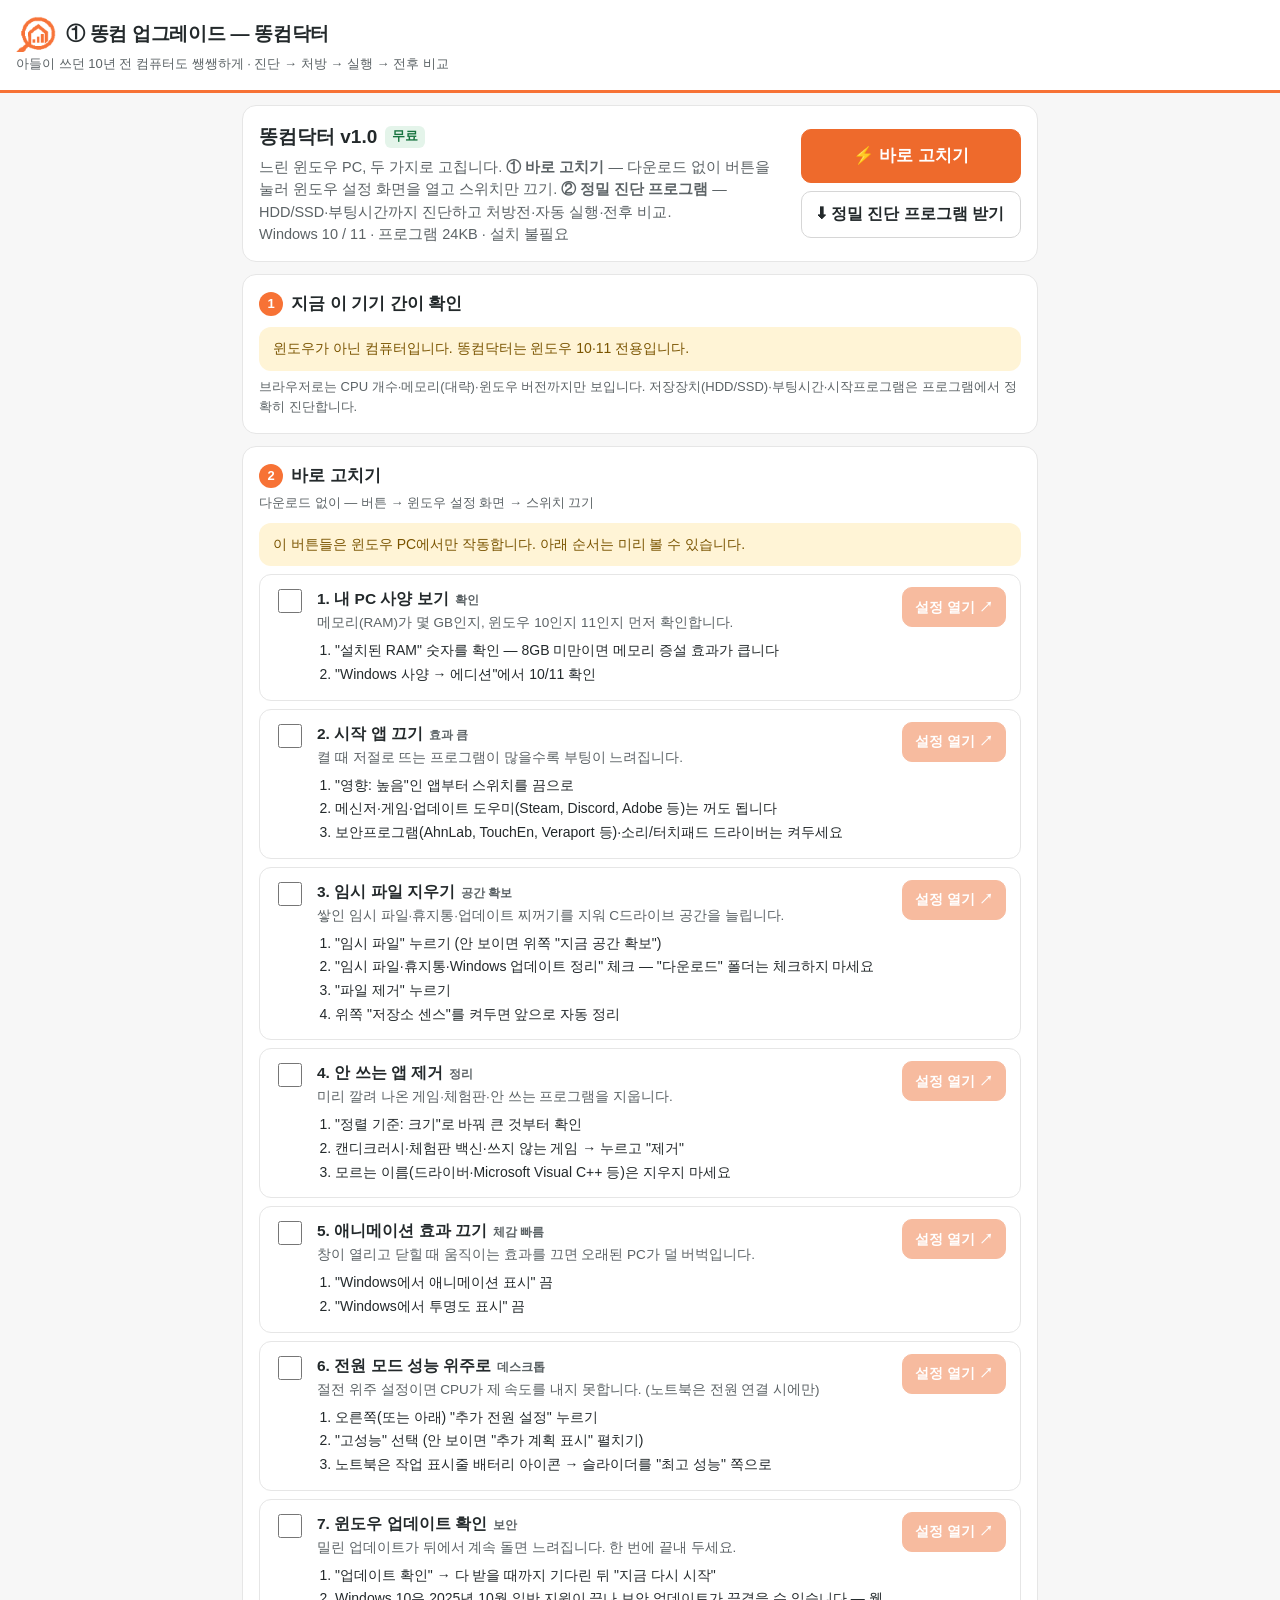
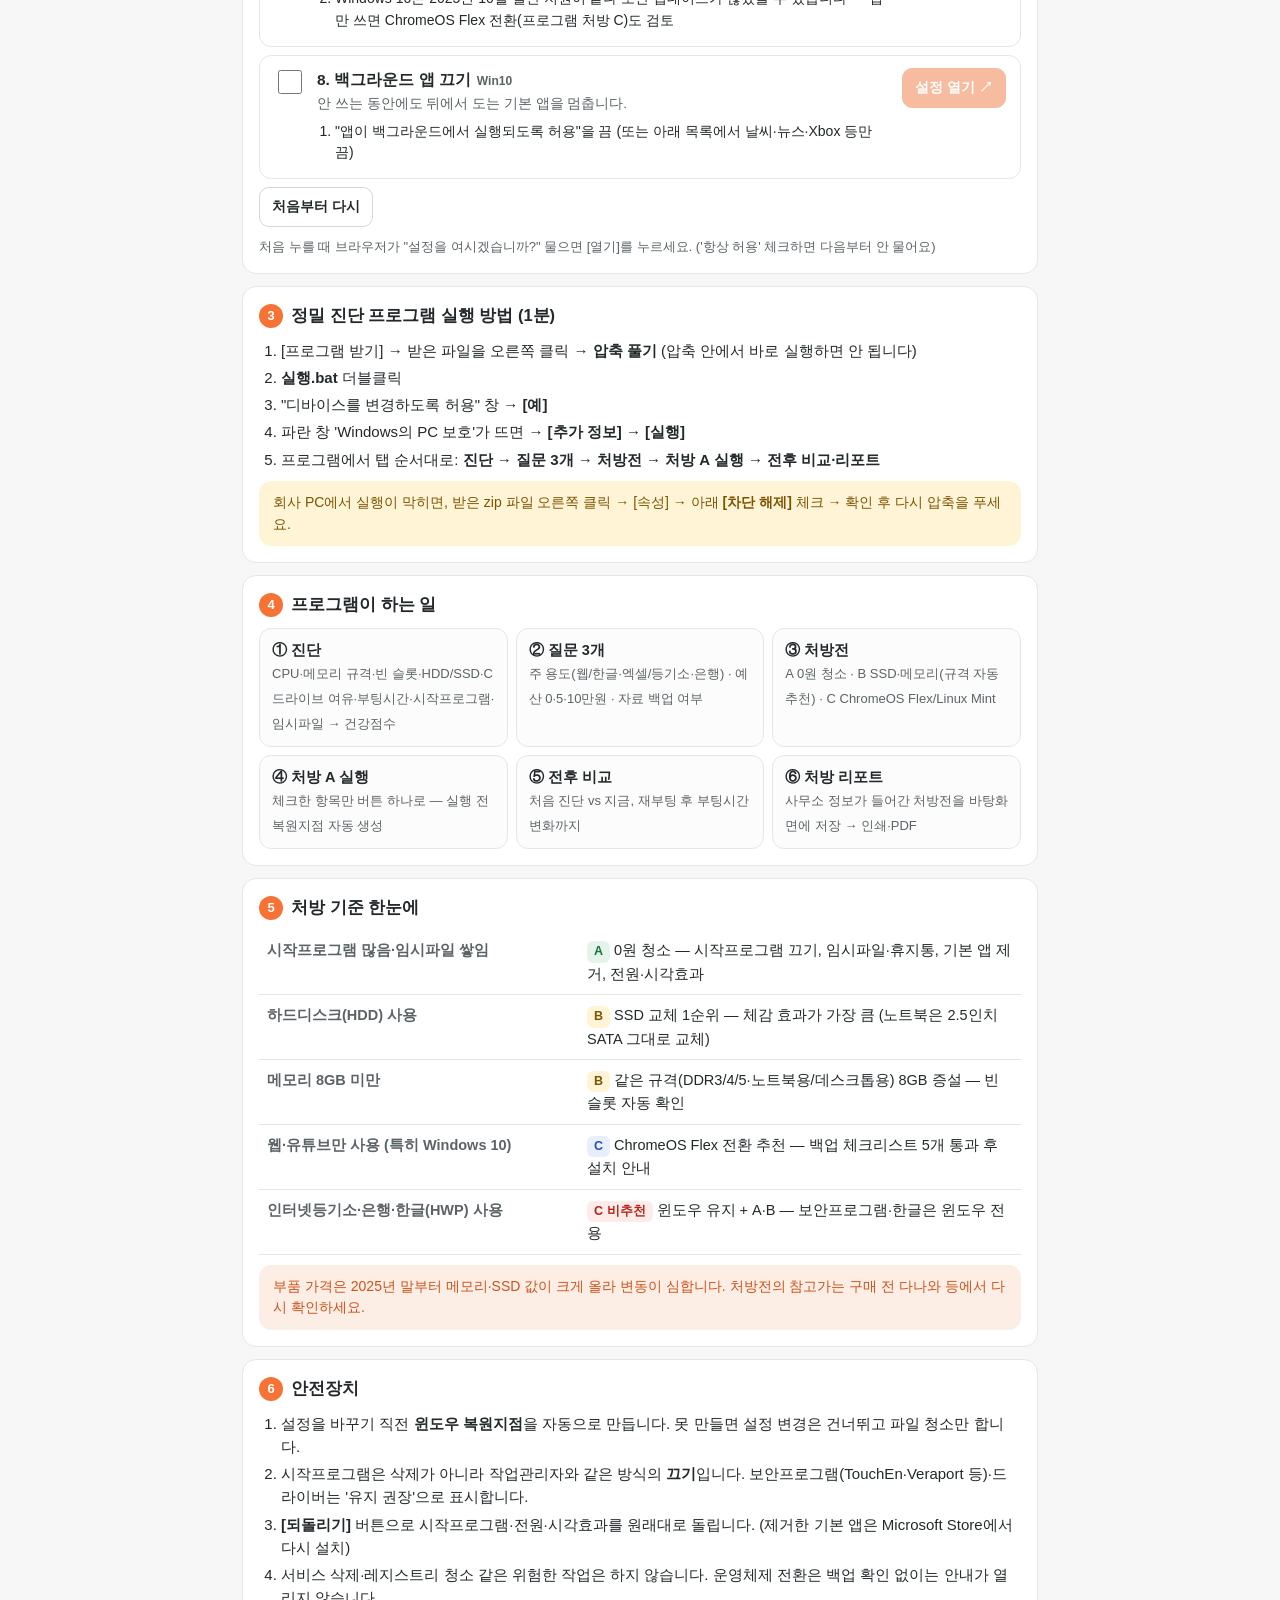
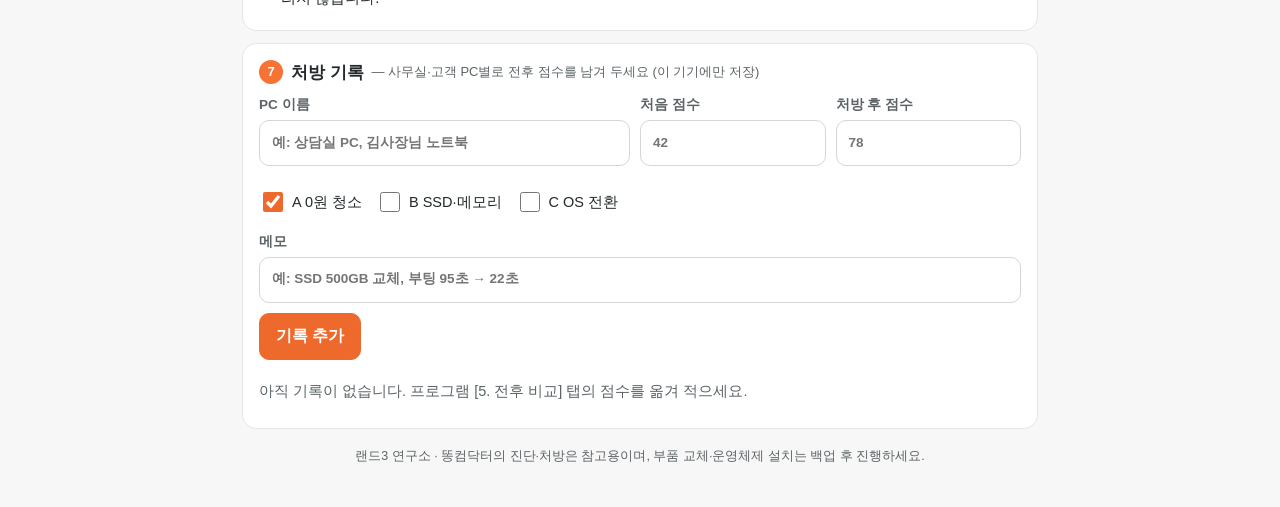
<file: pc.html>
<!DOCTYPE html>
<html lang="ko">
<head>
<meta charset="utf-8">
<meta name="viewport" content="width=device-width, initial-scale=1">
<title>똥컴 업그레이드 (똥컴닥터) — 중개사무소 앱 ①</title>
<script>if(/[?&]embed=1/.test(location.search))document.documentElement.classList.add("embed")</script>
<meta name="theme-color" content="#ffffff">
<link rel="icon" href="img/icon-192.png">
<link rel="apple-touch-icon" href="img/icon-192.png">
<style>
:root{--bg:#F7F7F7;--card:#fff;--ink:#23292B;--sub:#5C6366;--line:#E6E6E6;--brand:#EE6A2C;--brand-soft:#FDEEE5;
  --red:#b42318;--red-soft:#fdecea;--yel:#7a5400;--yel-soft:#fff4d6;--grn:#17733f;--grn-soft:#e4f4ea;--r:14px}
*{box-sizing:border-box}
html,body{margin:0;background:var(--bg);color:var(--ink);font-family:-apple-system,BlinkMacSystemFont,"Apple SD Gothic Neo","Malgun Gothic","Noto Sans KR",sans-serif;font-size:16px;line-height:1.55;-webkit-text-size-adjust:100%}
header{background:var(--brand);color:#fff;padding:16px}
header h1{margin:0;font-size:19px;letter-spacing:-.3px}
header p{margin:2px 0 0;font-size:13px;opacity:.85}
.embed header{display:none}
.wrap{max-width:820px;margin:0 auto;padding:12px 12px 40px}
.card{background:var(--card);border:1px solid var(--line);border-radius:var(--r);padding:16px;margin:0 0 12px}
.card h2{font-size:16.5px;margin:0 0 10px;display:flex;align-items:center;gap:8px}
.n{display:inline-grid;place-items:center;width:24px;height:24px;border-radius:50%;background:var(--brand);color:#fff;font-size:13px;flex:none}
.hero{display:grid;grid-template-columns:1fr auto;gap:14px;align-items:center}
.hero h2{font-size:19px;margin:0 0 4px}
.hero p{margin:0;color:var(--sub);font-size:14.5px}
.btn{min-height:46px;border:1px solid #D6D6D6;background:#fff;border-radius:10px;padding:10px 16px;font:inherit;font-weight:700;color:var(--ink);cursor:pointer;text-decoration:none;display:inline-flex;align-items:center;justify-content:center;gap:6px}
.btn.pri{background:var(--brand);border-color:var(--brand);color:#fff}
.btn.big{min-height:54px;font-size:17px;padding:12px 22px}
.btn.sm{min-height:40px;padding:6px 12px;font-size:14px}
.hint{font-size:13px;color:var(--sub);margin:6px 0 0}
.note{padding:11px 14px;border-radius:12px;font-size:14px;margin:10px 0 0}
.note.y{background:var(--yel-soft);color:var(--yel)} .note.r{background:var(--red-soft);color:var(--red)} .note.g{background:var(--grn-soft);color:var(--grn)} .note.b{background:var(--brand-soft);color:var(--brand)}
ol.steps{margin:0;padding-left:22px} ol.steps li{margin:4px 0;font-size:15px}
.flow{display:grid;grid-template-columns:repeat(3,1fr);gap:8px}
.flow div{border:1px solid var(--line);border-radius:12px;padding:10px 12px;background:#FCFCFC}
.flow b{display:block;font-size:14.5px}
.flow span{font-size:13px;color:var(--sub)}
table.rx{width:100%;border-collapse:collapse;font-size:14.5px}
table.rx th,table.rx td{border-bottom:1px solid var(--line);padding:9px 8px;text-align:left;vertical-align:top}
table.rx th{color:var(--sub);font-weight:600;width:42%}
.tag{display:inline-block;font-size:12.5px;font-weight:700;border-radius:6px;padding:1px 7px;margin-right:4px}
.t-a{background:var(--grn-soft);color:var(--grn)} .t-b{background:var(--yel-soft);color:var(--yel)} .t-c{background:#e8eefc;color:#2b4fa8} .t-x{background:var(--red-soft);color:var(--red)}
.quick{display:grid;grid-template-columns:repeat(3,1fr);gap:8px;margin-top:4px}
.quick div{background:#FAFAFA;border:1px solid var(--line);border-radius:12px;padding:10px 12px}
.quick b{display:block;font-size:12.5px;color:var(--sub);font-weight:600}
.quick .v{font-size:20px;font-weight:800}
label.f{display:block;font-size:13.5px;color:var(--sub);font-weight:600}
input[type=text],input[type=number]{width:100%;min-height:46px;border:1px solid #D6D6D6;border-radius:10px;padding:10px 12px;font:inherit;color:var(--ink);background:#fff;margin-top:4px}
.grid{display:grid;grid-template-columns:2fr 1fr 1fr;gap:10px}
.full{grid-column:1/-1}
.chks{display:flex;gap:14px;flex-wrap:wrap;margin-top:6px}
.chks label{display:flex;gap:6px;align-items:center;font-size:14.5px;min-height:40px;cursor:pointer}
.chks input{width:20px;height:20px;accent-color:var(--brand)}
.hist{margin:0;padding:0;list-style:none}
.hist li{display:grid;grid-template-columns:1fr auto auto;gap:10px;align-items:center;padding:10px 0;border-bottom:1px solid var(--line);font-size:14.5px}
.hist li:last-child{border:0}
.hist .m{font-size:12.5px;color:var(--sub)}
.hist .up{font-weight:800;color:var(--grn);white-space:nowrap}
.x{border:0;background:transparent;color:#9aa0a2;font-size:18px;cursor:pointer;min-width:36px;min-height:36px}
.prog{height:10px;background:#EEE;border-radius:99px;overflow:hidden;margin:2px 0 4px}.prog i{display:block;height:100%;background:var(--brand);transition:width .3s}
.fx{margin:8px 0 0;padding:0;list-style:none}
.fx>li{border:1px solid var(--line);border-radius:12px;padding:12px 14px;margin:0 0 8px;display:grid;grid-template-columns:auto 1fr auto;gap:12px;align-items:start;background:#fff}
.fx>li.done{background:#F6FBF8;border-color:#CDE8D6}
.fx .ck{width:24px;height:24px;margin-top:2px;accent-color:var(--grn);cursor:pointer}
.fx h3{margin:0;font-size:15.5px}.fx h3 small{font-weight:600;color:var(--sub);font-size:12px;margin-left:6px}
.fx p{margin:2px 0 0;font-size:13.5px;color:var(--sub)}
.fx ol{margin:6px 0 0;padding-left:18px;font-size:14px}.fx ol li{margin:2px 0}
.fx>li.done ol{display:none}
.fx .go{white-space:nowrap}
.row2{display:flex;gap:10px;align-items:center;flex-wrap:wrap;margin-top:4px}
.foot{margin-top:18px;font-size:12.5px;color:var(--sub);text-align:center}
@media (max-width:640px){.fx>li{grid-template-columns:auto 1fr}.fx .go{grid-column:2;justify-self:start}.hero{grid-template-columns:1fr}.flow,.quick{grid-template-columns:1fr 1fr}.grid{grid-template-columns:1fr 1fr}.grid .w{grid-column:1/-1}}
</style>
<link rel="stylesheet" href="land3.css">
</head>
<body>
<header><h1>① 똥컴 업그레이드 — 똥컴닥터</h1><p>아들이 쓰던 10년 전 컴퓨터도 쌩쌩하게 · 진단 → 처방 → 실행 → 전후 비교</p></header>
<div class="wrap">

  <div class="card hero">
    <div>
      <h2>똥컴닥터 v1.0 <span class="tag t-a" style="vertical-align:middle">무료</span></h2>
      <p>느린 윈도우 PC, 두 가지로 고칩니다. <b>① 바로 고치기</b> — 다운로드 없이 버튼을 눌러 윈도우 설정 화면을 열고 스위치만 끄기. <b>② 정밀 진단 프로그램</b> — HDD/SSD·부팅시간까지 진단하고 처방전·자동 실행·전후 비교.</p>
      <p class="hint">Windows 10 / 11 · 프로그램 24KB · 설치 불필요</p>
    </div>
    <div style="display:grid;gap:8px">
      <a class="btn pri big" href="#fix" id="goFix">⚡ 바로 고치기</a>
      <a class="btn" id="dl" href="download/ddongcom-doctor-v1.0.zip" download="똥컴닥터_v1.0.zip">⬇ 정밀 진단 프로그램 받기</a>
    </div>
  </div>

  <div class="card">
    <h2><span class="n">1</span>지금 이 기기 간이 확인</h2>
    <div id="quick"></div>
    <p class="hint">브라우저로는 CPU 개수·메모리(대략)·윈도우 버전까지만 보입니다. 저장장치(HDD/SSD)·부팅시간·시작프로그램은 프로그램에서 정확히 진단합니다.</p>
  </div>

  <div class="card" id="fix">
    <h2><span class="n">2</span>바로 고치기</h2>
    <p class="hint" style="margin:-6px 0 8px">다운로드 없이 — 버튼 → 윈도우 설정 화면 → 스위치 끄기</p>
    <div id="fixTop"></div>
    <ul class="fx" id="fxList"></ul>
    <div class="row2"><button class="btn sm" id="fxReset">처음부터 다시</button><span class="hint" style="margin:0">처음 누를 때 브라우저가 "설정을 여시겠습니까?" 물으면 [열기]를 누르세요. ('항상 허용' 체크하면 다음부터 안 물어요)</span></div>
  </div>

  <div class="card">
    <h2><span class="n">3</span>정밀 진단 프로그램 실행 방법 (1분)</h2>
    <ol class="steps">
      <li>[프로그램 받기] → 받은 파일을 오른쪽 클릭 → <b>압축 풀기</b> (압축 안에서 바로 실행하면 안 됩니다)</li>
      <li><b>실행.bat</b> 더블클릭</li>
      <li>"디바이스를 변경하도록 허용" 창 → <b>[예]</b></li>
      <li>파란 창 'Windows의 PC 보호'가 뜨면 → <b>[추가 정보] → [실행]</b></li>
      <li>프로그램에서 탭 순서대로: <b>진단 → 질문 3개 → 처방전 → 처방 A 실행 → 전후 비교·리포트</b></li>
    </ol>
    <div class="note y">회사 PC에서 실행이 막히면, 받은 zip 파일 오른쪽 클릭 → [속성] → 아래 <b>[차단 해제]</b> 체크 → 확인 후 다시 압축을 푸세요.</div>
  </div>

  <div class="card">
    <h2><span class="n">4</span>프로그램이 하는 일</h2>
    <div class="flow">
      <div><b>① 진단</b><span>CPU·메모리 규격·빈 슬롯·HDD/SSD·C드라이브 여유·부팅시간·시작프로그램·임시파일 → 건강점수</span></div>
      <div><b>② 질문 3개</b><span>주 용도(웹/한글·엑셀/등기소·은행) · 예산 0·5·10만원 · 자료 백업 여부</span></div>
      <div><b>③ 처방전</b><span>A 0원 청소 · B SSD·메모리(규격 자동 추천) · C ChromeOS Flex/Linux Mint</span></div>
      <div><b>④ 처방 A 실행</b><span>체크한 항목만 버튼 하나로 — 실행 전 복원지점 자동 생성</span></div>
      <div><b>⑤ 전후 비교</b><span>처음 진단 vs 지금, 재부팅 후 부팅시간 변화까지</span></div>
      <div><b>⑥ 처방 리포트</b><span>사무소 정보가 들어간 처방전을 바탕화면에 저장 → 인쇄·PDF</span></div>
    </div>
  </div>

  <div class="card">
    <h2><span class="n">5</span>처방 기준 한눈에</h2>
    <table class="rx">
      <tr><th>시작프로그램 많음·임시파일 쌓임</th><td><span class="tag t-a">A</span>0원 청소 — 시작프로그램 끄기, 임시파일·휴지통, 기본 앱 제거, 전원·시각효과</td></tr>
      <tr><th>하드디스크(HDD) 사용</th><td><span class="tag t-b">B</span>SSD 교체 1순위 — 체감 효과가 가장 큼 (노트북은 2.5인치 SATA 그대로 교체)</td></tr>
      <tr><th>메모리 8GB 미만</th><td><span class="tag t-b">B</span>같은 규격(DDR3/4/5·노트북용/데스크톱용) 8GB 증설 — 빈 슬롯 자동 확인</td></tr>
      <tr><th>웹·유튜브만 사용 (특히 Windows 10)</th><td><span class="tag t-c">C</span>ChromeOS Flex 전환 추천 — 백업 체크리스트 5개 통과 후 설치 안내</td></tr>
      <tr><th>인터넷등기소·은행·한글(HWP) 사용</th><td><span class="tag t-x">C 비추천</span>윈도우 유지 + A·B — 보안프로그램·한글은 윈도우 전용</td></tr>
    </table>
    <div class="note b">부품 가격은 2025년 말부터 메모리·SSD 값이 크게 올라 변동이 심합니다. 처방전의 참고가는 구매 전 다나와 등에서 다시 확인하세요.</div>
  </div>

  <div class="card">
    <h2><span class="n">6</span>안전장치</h2>
    <ol class="steps">
      <li>설정을 바꾸기 직전 <b>윈도우 복원지점</b>을 자동으로 만듭니다. 못 만들면 설정 변경은 건너뛰고 파일 청소만 합니다.</li>
      <li>시작프로그램은 삭제가 아니라 작업관리자와 같은 방식의 <b>끄기</b>입니다. 보안프로그램(TouchEn·Veraport 등)·드라이버는 '유지 권장'으로 표시합니다.</li>
      <li><b>[되돌리기]</b> 버튼으로 시작프로그램·전원·시각효과를 원래대로 돌립니다. (제거한 기본 앱은 Microsoft Store에서 다시 설치)</li>
      <li>서비스 삭제·레지스트리 청소 같은 위험한 작업은 하지 않습니다. 운영체제 전환은 백업 확인 없이는 안내가 열리지 않습니다.</li>
    </ol>
  </div>

  <div class="card">
    <h2><span class="n">7</span>처방 기록 <span class="hint" style="margin:0;font-weight:400">— 사무실·고객 PC별로 전후 점수를 남겨 두세요 (이 기기에만 저장)</span></h2>
    <div class="grid">
      <label class="f w">PC 이름<input type="text" id="hName" placeholder="예: 상담실 PC, 김사장님 노트북"></label>
      <label class="f">처음 점수<input type="number" id="hBefore" min="0" max="100" inputmode="numeric" placeholder="42"></label>
      <label class="f">처방 후 점수<input type="number" id="hAfter" min="0" max="100" inputmode="numeric" placeholder="78"></label>
      <div class="full">
        <div class="chks">
          <label><input type="checkbox" id="hA" checked>A 0원 청소</label>
          <label><input type="checkbox" id="hB">B SSD·메모리</label>
          <label><input type="checkbox" id="hC">C OS 전환</label>
        </div>
      </div>
      <label class="f full">메모<input type="text" id="hMemo" placeholder="예: SSD 500GB 교체, 부팅 95초 → 22초"></label>
    </div>
    <div style="margin-top:10px"><button class="btn pri" id="hSave">기록 추가</button></div>
    <ul class="hist" id="hList" style="margin-top:10px"></ul>
  </div>

  <div class="foot">랜드3 연구소 · 똥컴닥터의 진단·처방은 참고용이며, 부품 교체·운영체제 설치는 백업 후 진행하세요.</div>
</div>

<script>
(function(){
"use strict";
const $=s=>document.querySelector(s);
const esc=s=>String(s??'').replace(/[&<>"']/g,c=>({'&':'&amp;','<':'&lt;','>':'&gt;','"':'&quot;',"'":'&#39;'}[c]));
const KEY='pc.history';
const load=()=>{try{return JSON.parse(localStorage.getItem(KEY)||'[]')}catch(e){return[]}};
const save=v=>{try{localStorage.setItem(KEY,JSON.stringify(v))}catch(e){}};

/* ---------- 간이 확인 ---------- */
async function quick(){
  const ua=navigator.userAgent||'';const uad=navigator.userAgentData;
  const isWin=(uad&&uad.platform==='Windows')||/Windows/.test(ua);
  const isMobile=(uad&&uad.mobile)||/Android|iPhone|iPad|iPod/.test(ua);
  let winVer=isWin?'Windows':'-';
  if(isWin&&uad&&uad.getHighEntropyValues){try{const h=await uad.getHighEntropyValues(['platformVersion']);const mj=parseInt(String(h.platformVersion||'0').split('.')[0],10);winVer=mj>=13?'Windows 11':(mj>0?'Windows 10':'Windows (구버전)')}catch(e){}}
  const cores=navigator.hardwareConcurrency||0;const mem=navigator.deviceMemory||0;
  window.__win={isWin,isMobile,winVer};renderFix();
  const box=$('#quick');
  if(!isWin){
    box.innerHTML=`<div class="note ${isMobile?'b':'y'}">${isMobile?'지금은 휴대폰·태블릿으로 보고 계십니다. 느린 <b>윈도우 PC</b>에서 이 화면을 열고 [프로그램 받기]를 누르세요. 주소: <b>junggae-app.vercel.app/#pc</b>':'윈도우가 아닌 컴퓨터입니다. 똥컴닥터는 윈도우 10·11 전용입니다.'}</div>`;return}
  const memTxt=mem?(mem>=8?'8GB 이상':'약 '+mem+'GB'):'확인 불가';
  let verdict,cls;
  if((mem&&mem<4)||(cores&&cores<=2)){verdict='똥컴 의심 — 프로그램으로 정밀 진단을 권합니다';cls='r'}
  else if((mem&&mem<8)||(cores&&cores<=4)||winVer==='Windows 10'){verdict='보통 — 저장장치가 HDD라면 SSD 교체 효과가 큽니다';cls='y'}
  else{verdict='사양은 괜찮아 보입니다 — 느리다면 시작프로그램·HDD 여부를 확인하세요';cls='g'}
  box.innerHTML=`<div class="quick">
    <div><b>운영체제</b><div class="v">${esc(winVer)}</div></div>
    <div><b>CPU 스레드</b><div class="v">${cores||'?'}개</div></div>
    <div><b>메모리(브라우저 추정)</b><div class="v">${esc(memTxt)}</div></div></div>
    <div class="note ${cls}">${esc(verdict)}${winVer==='Windows 10'?' · Windows 10은 보안 업데이트가 끊긴 상태라 처방 C(웹 전용일 때)도 검토하세요.':''}</div>`;
}

/* ---------- 바로 고치기 (ms-settings 바로가기) ---------- */
const FX=[
 {id:'about',t:'내 PC 사양 보기',tag:'확인',uri:'ms-settings:about',why:'메모리(RAM)가 몇 GB인지, 윈도우 10인지 11인지 먼저 확인합니다.',
  w10:['"설치된 RAM" 숫자를 확인 — 8GB 미만이면 메모리 증설 효과가 큽니다','"Windows 사양 → 에디션"에서 10/11 확인'],
  w11:['"설치된 RAM" 숫자를 확인 — 8GB 미만이면 메모리 증설 효과가 큽니다','"Windows 사양 → 에디션"에서 10/11 확인']},
 {id:'startup',t:'시작 앱 끄기',tag:'효과 큼',uri:'ms-settings:startupapps',why:'켤 때 저절로 뜨는 프로그램이 많을수록 부팅이 느려집니다.',
  w10:['"영향: 높음"인 앱부터 스위치를 끔으로','메신저·게임·업데이트 도우미(Steam, Discord, Adobe 등)는 꺼도 됩니다','보안프로그램(AhnLab, TouchEn, Veraport 등)·소리/터치패드 드라이버는 켜두세요'],
  w11:['정렬 기준을 "시작 영향"으로 바꾸고 "높음"부터 끔으로','메신저·게임·업데이트 도우미(Steam, Discord, Adobe 등)는 꺼도 됩니다','보안프로그램(AhnLab, TouchEn, Veraport 등)·소리/터치패드 드라이버는 켜두세요']},
 {id:'storage',t:'임시 파일 지우기',tag:'공간 확보',uri:'ms-settings:storagesense',why:'쌓인 임시 파일·휴지통·업데이트 찌꺼기를 지워 C드라이브 공간을 늘립니다.',
  w10:['"임시 파일" 누르기 (안 보이면 위쪽 "지금 공간 확보")','"임시 파일·휴지통·Windows 업데이트 정리" 체크 — "다운로드" 폴더는 체크하지 마세요','"파일 제거" 누르기','위쪽 "저장소 센스"를 켜두면 앞으로 자동 정리'],
  w11:['"임시 파일" 누르기','"임시 파일·휴지통·Windows 업데이트 정리" 체크 — "다운로드" 폴더는 체크하지 마세요','"파일 제거" 누르기','"저장소 센스"를 켜두면 앞으로 자동 정리']},
 {id:'apps',t:'안 쓰는 앱 제거',tag:'정리',uri:'ms-settings:appsfeatures',why:'미리 깔려 나온 게임·체험판·안 쓰는 프로그램을 지웁니다.',
  w10:['"정렬 기준: 크기"로 바꿔 큰 것부터 확인','캔디크러시·체험판 백신·쓰지 않는 게임 → 누르고 "제거"','모르는 이름(드라이버·Microsoft Visual C++ 등)은 지우지 마세요'],
  w11:['"정렬 기준: 크기"로 바꿔 큰 것부터 확인','캔디크러시·체험판 백신·쓰지 않는 게임 → 오른쪽 ⋯ → "제거"','모르는 이름(드라이버·Microsoft Visual C++ 등)은 지우지 마세요']},
 {id:'anim',t:'애니메이션 효과 끄기',tag:'체감 빠름',uri:'ms-settings:easeofaccess-visualeffects',why:'창이 열리고 닫힐 때 움직이는 효과를 끄면 오래된 PC가 덜 버벅입니다.',
  w10:['"Windows에서 애니메이션 표시" 끔','"Windows에서 투명도 표시" 끔'],
  w11:['"애니메이션 효과" 끔','"투명도 효과" 끔']},
 {id:'power',t:'전원 모드 성능 위주로',tag:'데스크톱',uri:'ms-settings:powersleep',why:'절전 위주 설정이면 CPU가 제 속도를 내지 못합니다. (노트북은 전원 연결 시에만)',
  w10:['오른쪽(또는 아래) "추가 전원 설정" 누르기','"고성능" 선택 (안 보이면 "추가 계획 표시" 펼치기)','노트북은 작업 표시줄 배터리 아이콘 → 슬라이더를 "최고 성능" 쪽으로'],
  w11:['"전원 모드"를 "최고 성능"으로','노트북은 "전원 연결 시"만 최고 성능, 배터리일 땐 그대로']},
 {id:'update',t:'윈도우 업데이트 확인',tag:'보안',uri:'ms-settings:windowsupdate',why:'밀린 업데이트가 뒤에서 계속 돌면 느려집니다. 한 번에 끝내 두세요.',
  w10:['"업데이트 확인" → 다 받을 때까지 기다린 뒤 "지금 다시 시작"','Windows 10은 2025년 10월 일반 지원이 끝나 보안 업데이트가 끊겼을 수 있습니다 — 웹만 쓰면 ChromeOS Flex 전환(프로그램 처방 C)도 검토'],
  w11:['"업데이트 확인" → 다 받을 때까지 기다린 뒤 "지금 다시 시작"','"선택적 업데이트"는 건너뛰어도 됩니다']},
 {id:'bg',t:'백그라운드 앱 끄기',tag:'Win10',uri:'ms-settings:privacy-backgroundapps',only:'w10',why:'안 쓰는 동안에도 뒤에서 도는 기본 앱을 멈춥니다.',
  w10:['"앱이 백그라운드에서 실행되도록 허용"을 끔 (또는 아래 목록에서 날씨·뉴스·Xbox 등만 끔)']}
];
const FKEY='pc.fix';
const fxLoad=()=>{try{return JSON.parse(localStorage.getItem(FKEY)||'{}')}catch(e){return{}}};
const fxSave=v=>{try{localStorage.setItem(FKEY,JSON.stringify(v))}catch(e){}};
function renderFix(){
  const w=window.__win||{};const top=$('#fixTop'),ul=$('#fxList');
  const ver=w.winVer==='Windows 11'?'w11':'w10';
  const list=FX.filter(x=>!x.only||x.only===ver);
  const st=fxLoad();const done=list.filter(x=>st[x.id]).length;
  if(!w.isWin){
    top.innerHTML=`<div class="note y">${w.isMobile?'휴대폰에서는 열 수 없습니다. 고칠 <b>윈도우 PC</b>에서 이 화면(junggae-app.vercel.app/#pc)을 열어 주세요. 아래 순서는 미리 볼 수 있습니다.':'이 버튼들은 윈도우 PC에서만 작동합니다. 아래 순서는 미리 볼 수 있습니다.'}</div>`;
  } else {
    top.innerHTML=`<div class="row2" style="justify-content:space-between"><b>${done} / ${list.length} 완료</b><span class="hint" style="margin:0">${esc(w.winVer||'Windows')} 기준 안내 · 위에서부터 차례로</span></div><div class="prog"><i style="width:${Math.round(done/list.length*100)}%"></i></div>${done===list.length?'<div class="note g">다 했습니다! 컴퓨터를 한 번 <b>다시 시작</b>하면 효과가 납니다. 그래도 느리면 정밀 진단 프로그램으로 HDD 여부를 확인하세요.</div>':''}`;
  }
  ul.innerHTML=list.map((x,i)=>`<li class="${st[x.id]?'done':''}">
    <input type="checkbox" class="ck" data-id="${x.id}" ${st[x.id]?'checked':''} title="했어요" aria-label="${esc(x.t)} 완료">
    <div><h3>${i+1}. ${esc(x.t)}<small>${esc(x.tag)}</small></h3><p>${esc(x.why)}</p><ol>${(x[ver]||x.w10).map(s=>'<li>'+esc(s)+'</li>').join('')}</ol></div>
    <a class="btn ${st[x.id]?'sm':'pri sm'} go" href="${x.uri}" data-id="${x.id}" ${w.isWin?'':'aria-disabled="true" style="opacity:.45;pointer-events:none"'}>설정 열기 ↗</a></li>`).join('');
  ul.querySelectorAll('.ck').forEach(c=>c.onchange=()=>{const v=fxLoad();if(c.checked)v[c.dataset.id]=1;else delete v[c.dataset.id];fxSave(v);renderFix()});
}
$('#fxReset').onclick=()=>{if(confirm('체크 표시를 모두 지울까요?')){fxSave({});renderFix()}};
$('#goFix').onclick=e=>{e.preventDefault();$('#fix').scrollIntoView({behavior:'smooth'})};
renderFix();
quick();

/* ---------- 처방 기록 ---------- */
function render(){
  const H=load();const ul=$('#hList');
  if(!H.length){ul.innerHTML='<li style="display:block;color:var(--sub)">아직 기록이 없습니다. 프로그램 [5. 전후 비교] 탭의 점수를 옮겨 적으세요.</li>';return}
  ul.innerHTML=H.map(h=>{const d=(h.after!=null&&h.before!=null)?h.after-h.before:null;
    return `<li><div><b>${esc(h.name)}</b> <span class="m">${esc(h.date)} · ${esc((h.rx||[]).join('·'))}</span>${h.memo?`<div class="m">${esc(h.memo)}</div>`:''}</div>
    <span class="up">${h.before??'-'} → ${h.after??'-'}점${d!=null?` (${d>=0?'+':''}${d})`:''}</span>
    <button class="x" data-id="${esc(h.id)}" title="삭제">×</button></li>`}).join('');
  ul.querySelectorAll('.x').forEach(b=>b.onclick=()=>{if(!confirm('이 기록을 지울까요?'))return;save(load().filter(x=>x.id!==b.dataset.id));render()});
}
$('#hSave').onclick=()=>{
  const name=$('#hName').value.trim();if(!name){$('#hName').focus();return}
  const num=v=>{const n=parseInt(v,10);return isNaN(n)?null:Math.max(0,Math.min(100,n))};
  const rx=[];if($('#hA').checked)rx.push('A');if($('#hB').checked)rx.push('B');if($('#hC').checked)rx.push('C');
  const d=new Date();const date=d.getFullYear()+'-'+String(d.getMonth()+1).padStart(2,'0')+'-'+String(d.getDate()).padStart(2,'0');
  const H=load();H.unshift({id:'pc'+Date.now(),date,name,before:num($('#hBefore').value),after:num($('#hAfter').value),rx,memo:$('#hMemo').value.trim()});
  save(H.slice(0,200));['hName','hBefore','hAfter','hMemo'].forEach(i=>$('#'+i).value='');render();
};
render();
})();
</script>
</body>
</html>
</file>
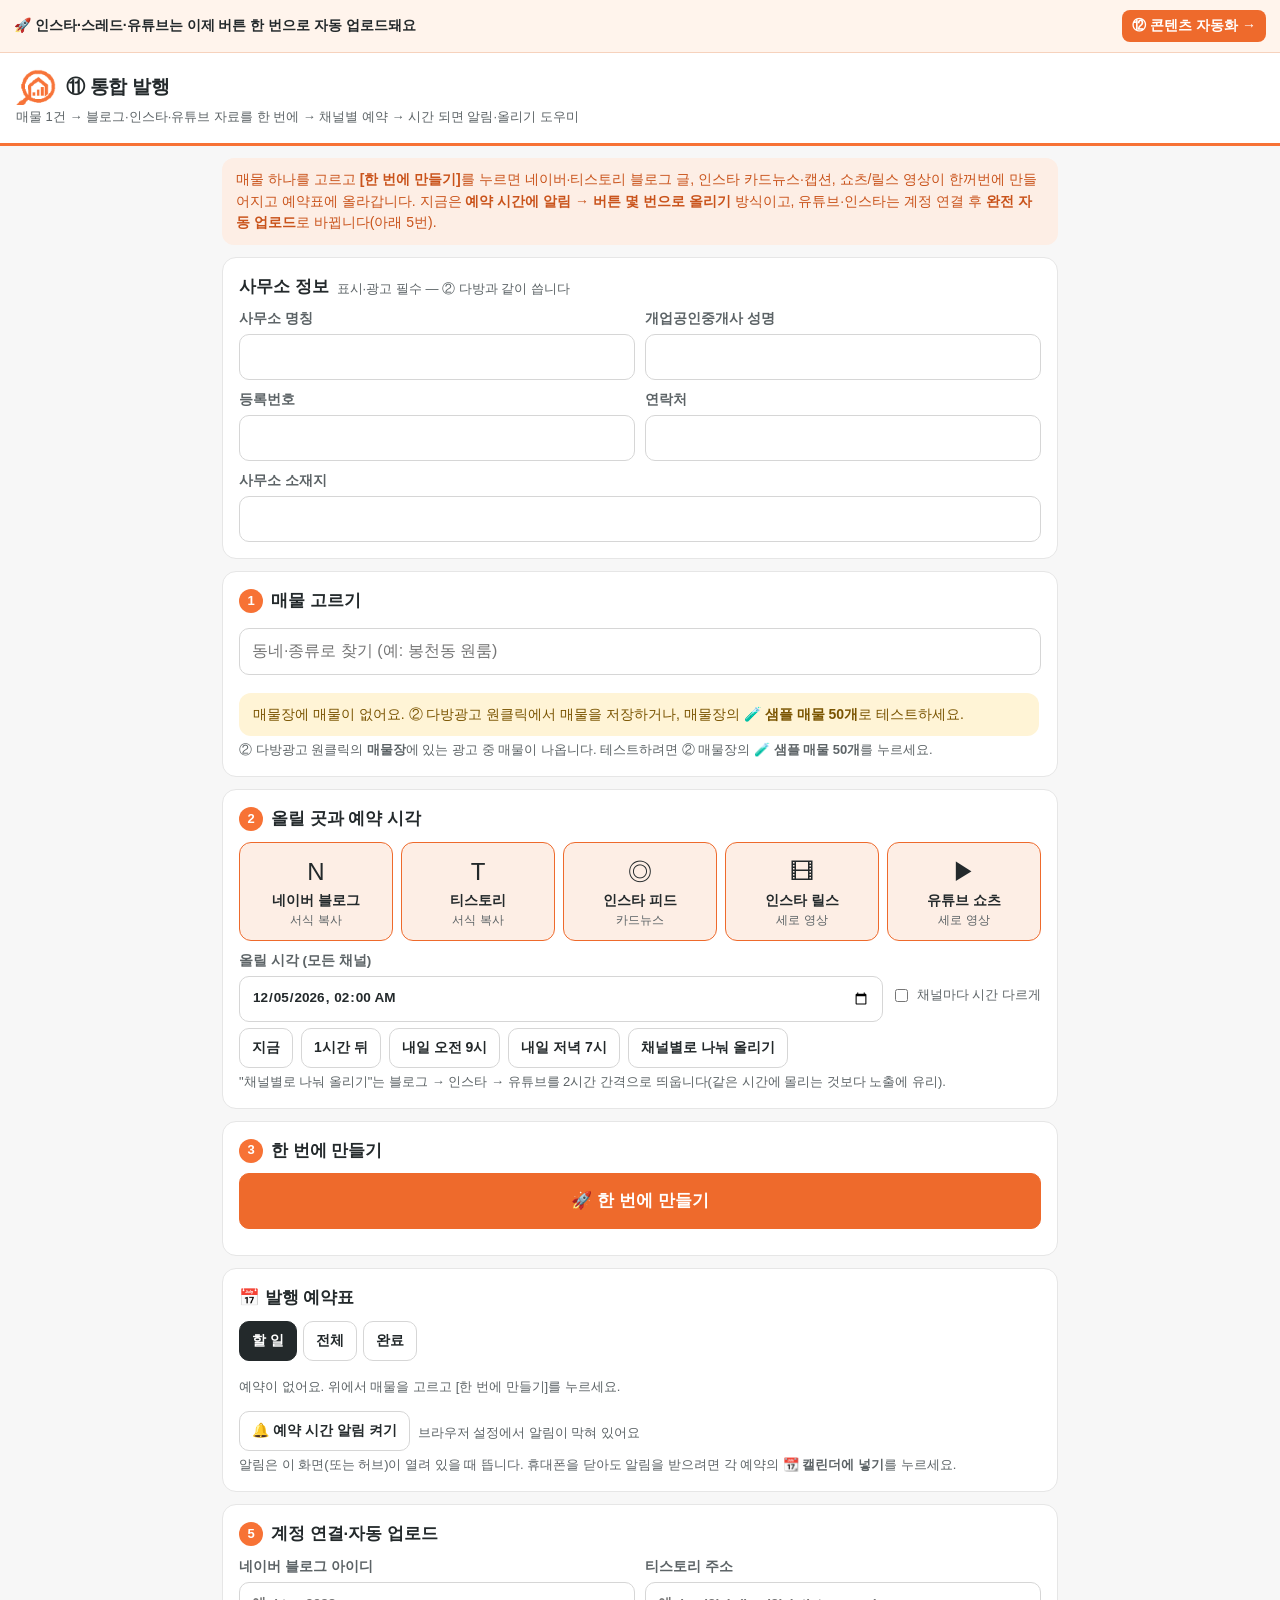
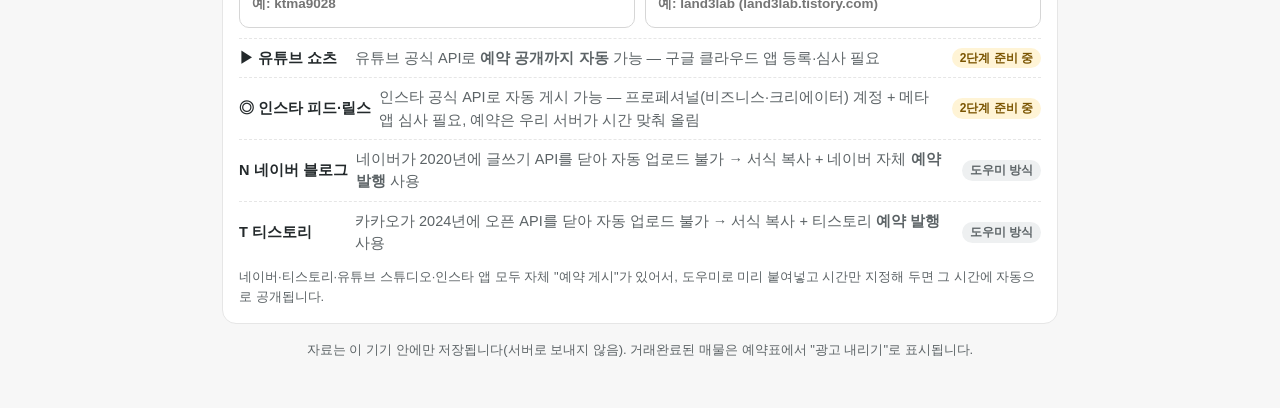
<file: publish.html>
<!DOCTYPE html>
<html lang="ko">
<head>
<meta charset="utf-8">
<meta name="viewport" content="width=device-width, initial-scale=1">
<title>통합 발행 — 중개사무소 앱 ⑪</title>
<script>if(/[?&]embed=1/.test(location.search))document.documentElement.classList.add("embed")</script>
<meta name="theme-color" content="#ffffff">
<link rel="icon" href="img/icon-192.png">
<link rel="apple-touch-icon" href="img/icon-192.png">
<style>
:root{--bg:#F7F7F7;--card:#fff;--ink:#23292B;--sub:#5C6366;--line:#E6E6E6;--brand:#EE6A2C;--brand-soft:#FDEEE5;
  --red:#b42318;--red-soft:#fdecea;--yel:#7a5400;--yel-soft:#fff4d6;--grn:#17733f;--grn-soft:#e4f4ea;--r:14px}
*{box-sizing:border-box}
html,body{margin:0;background:var(--bg);color:var(--ink);font-family:-apple-system,BlinkMacSystemFont,"Apple SD Gothic Neo","Malgun Gothic","Noto Sans KR",sans-serif;font-size:16px;line-height:1.55;-webkit-text-size-adjust:100%}
header{background:var(--brand);color:#fff;padding:16px}
header h1{margin:0;font-size:19px;letter-spacing:-.3px}
header p{margin:2px 0 0;font-size:13px;opacity:.85}
.embed header{display:none}
.wrap{max-width:860px;margin:0 auto;padding:12px 12px 48px}
.card{background:var(--card);border:1px solid var(--line);border-radius:var(--r);padding:16px;margin:0 0 12px}
.card h2{font-size:16.5px;margin:0 0 10px;display:flex;align-items:center;gap:8px;flex-wrap:wrap}
.n{display:inline-grid;place-items:center;width:24px;height:24px;border-radius:50%;background:var(--brand);color:#fff;font-size:13px;flex:none}
label.f{display:block;font-size:13.5px;color:var(--sub);font-weight:600}
input[type=text],input[type=tel],input[type=url],input[type=datetime-local],select,textarea{width:100%;min-height:46px;border:1px solid #D6D6D6;border-radius:10px;padding:10px 12px;font:inherit;color:var(--ink);background:#fff;margin-top:4px}
textarea{min-height:120px;resize:vertical;font-size:14.5px}
.grid{display:grid;grid-template-columns:1fr 1fr;gap:10px}
.full{grid-column:1/-1}
.row{display:flex;gap:8px;flex-wrap:wrap;align-items:center}
.btn{min-height:46px;border:1px solid #D6D6D6;background:#fff;border-radius:10px;padding:10px 16px;font:inherit;font-weight:700;color:var(--ink);cursor:pointer;text-decoration:none;display:inline-flex;align-items:center;justify-content:center;gap:6px}
.btn.pri{background:var(--brand);border-color:var(--brand);color:#fff}
.btn.dark{background:#23292B;border-color:#23292B;color:#fff}
.btn.sm{min-height:40px;padding:6px 12px;font-size:14px}
.btn.big{min-height:56px;font-size:17px;width:100%}
.btn:disabled{opacity:.45;cursor:default}
.hint{font-size:13px;color:var(--sub);margin:4px 0 0;font-weight:400}
.note{padding:11px 14px;border-radius:12px;font-size:14px;margin:10px 0 0}
.note.y{background:var(--yel-soft);color:var(--yel)} .note.r{background:var(--red-soft);color:var(--red)} .note.g{background:var(--grn-soft);color:var(--grn)} .note.b{background:var(--brand-soft);color:var(--brand)}
.hide{display:none!important}
.chip{display:inline-block;font-size:12px;font-weight:700;border-radius:20px;padding:1px 8px;background:var(--brand-soft);color:var(--brand);white-space:nowrap}
.chip.r{background:var(--red-soft);color:var(--red)}.chip.g{background:var(--grn-soft);color:var(--grn)}.chip.y{background:var(--yel-soft);color:var(--yel)}.chip.k{background:#EEF0F1;color:#5C6366}
/* 매물 목록 */
.lsts{max-height:360px;overflow:auto;padding-right:2px}
.lst{display:flex;gap:10px;align-items:center;padding:10px;border:1px solid var(--line);border-radius:12px;margin-bottom:8px;cursor:pointer;background:#fff;width:100%;text-align:left;font:inherit;color:inherit}
.lst.on{border-color:var(--brand);outline:2px solid #F9B48F}
.lst .th{width:58px;height:58px;border-radius:10px;background:#ddd center/cover;flex:none}
.lst .t1{font-weight:700}.lst .t2{font-size:13px;color:var(--sub)}
/* 채널 */
.chs{display:grid;grid-template-columns:repeat(5,1fr);gap:8px}
.ch{border:1px solid #D6D6D6;border-radius:12px;padding:10px 8px;text-align:center;cursor:pointer;background:#fff;font:inherit;color:inherit;position:relative}
.ch.on{border-color:var(--brand);background:var(--brand-soft)}
.ch .ic{font-size:24px;display:block}.ch b{display:block;font-size:14px}.ch small{display:block;font-size:11.5px;color:var(--sub)}
.ch .auto{position:absolute;top:6px;right:6px}
.times{display:grid;grid-template-columns:1fr 1fr;gap:8px;margin-top:8px}
/* 진행 */
.steps{list-style:none;padding:0;margin:10px 0 0}
.steps li{display:flex;gap:10px;align-items:center;padding:8px 0;border-bottom:1px dashed var(--line);font-size:15px}
.steps li i{font-style:normal;width:24px;text-align:center}
.steps li span{flex:1}.steps li em{font-style:normal;font-size:13px;color:var(--sub)}
.spin{display:inline-block;width:16px;height:16px;border:2px solid #F9B48F;border-top-color:var(--brand);border-radius:50%;animation:sp 1s linear infinite}
@keyframes sp{to{transform:rotate(360deg)}}
/* 결과 */
.tabs{display:flex;gap:6px;flex-wrap:wrap;margin:4px 0 10px}
.tabs button{min-height:40px;border:1px solid #D6D6D6;background:#fff;border-radius:20px;padding:4px 14px;font:inherit;font-weight:700;font-size:14px;cursor:pointer;color:var(--sub)}
.tabs button.on{background:#23292B;border-color:#23292B;color:#fff}
.cards{display:grid;grid-template-columns:repeat(5,1fr);gap:6px}
.cards img{width:100%;aspect-ratio:4/5;object-fit:cover;border-radius:8px;border:1px solid var(--line);background:#eee}
.prev{border:1px solid var(--line);border-radius:10px;padding:12px;max-height:320px;overflow:auto;font-size:14.5px;background:#FAFAFA}
.prev table{border-collapse:collapse;width:100%}.prev td{border:1px solid #ddd;padding:4px 8px}
video{width:240px;max-width:100%;border-radius:12px;background:#000}
/* 예약표 */
.job{border:1px solid var(--line);border-radius:12px;padding:12px;margin-bottom:10px}
.job .hd{display:flex;gap:10px;align-items:center}
.job .th{width:48px;height:48px;border-radius:8px;background:#ddd center/cover;flex:none}
.job .hd b{display:block}.job .hd small{color:var(--sub);font-size:13px}
.slot{display:flex;gap:8px;align-items:center;flex-wrap:wrap;padding:8px 0;border-top:1px dashed var(--line);font-size:14.5px}
.slot .nm{min-width:108px;font-weight:700}.slot .tm{color:var(--sub);flex:1;min-width:120px}
.slot.due{background:#FFF8F2}
.filter{display:flex;gap:6px;flex-wrap:wrap;margin-bottom:8px}
/* 도우미 */
.mb{position:fixed;inset:0;background:rgba(0,0,0,.45);display:flex;align-items:flex-end;justify-content:center;z-index:20}
.mb>div{background:#fff;width:100%;max-width:560px;max-height:92vh;overflow:auto;border-radius:18px 18px 0 0;padding:18px}
@media(min-width:700px){.mb{align-items:center}.mb>div{border-radius:18px}}
.mb h3{margin:0 0 10px;font-size:17px}
.do{display:flex;gap:10px;align-items:flex-start;padding:10px 0;border-bottom:1px dashed var(--line)}
.do .k{width:26px;height:26px;border-radius:50%;background:var(--brand);color:#fff;display:grid;place-items:center;font-size:13px;font-weight:800;flex:none}
.do .v{flex:1}.do .v p{margin:0 0 6px;font-size:14.5px}
.toast{position:fixed;left:50%;bottom:24px;transform:translateX(-50%);background:#23292B;color:#fff;padding:10px 18px;border-radius:20px;font-size:14px;z-index:30;opacity:0;transition:opacity .2s;pointer-events:none;max-width:90vw;text-align:center}
.toast.on{opacity:1}
/* 쇼츠 만드는 화면(보이는 상태여야 영상이 녹화됨) */
#workArea{position:fixed;right:8px;bottom:8px;width:300px;height:560px;border:0;border-radius:12px;box-shadow:0 4px 24px rgba(0,0,0,.25);background:#fff;z-index:15;overflow:hidden}
#workArea iframe{width:100%;height:100%;border:0}
#workArea .cap{position:absolute;left:0;right:0;top:0;background:#23292B;color:#fff;font-size:12.5px;padding:6px 10px;z-index:2}
@media (max-width:560px){.grid,.times{grid-template-columns:1fr}.chs{grid-template-columns:repeat(3,1fr)}.cards{grid-template-columns:repeat(3,1fr)}#workArea{width:46vw;height:82vw}}
</style>
<link rel="stylesheet" href="land3.css">
</head>
<body>
<a href="/#autopost" target="_top" style="display:flex;align-items:center;gap:8px;margin:0;padding:10px 14px;background:#FFF4EC;border-bottom:1px solid #F6D2BD;color:#23292B;text-decoration:none;font-size:14px;font-weight:600">🚀 인스타·스레드·유튜브는 이제 버튼 한 번으로 자동 업로드돼요<span style="margin-left:auto;background:#EE6A2C;color:#fff;border-radius:8px;padding:5px 10px;font-weight:800;white-space:nowrap">⑫ 콘텐츠 자동화 →</span></a>
<header><h1>⑪ 통합 발행</h1><p>매물 1건 → 블로그·인스타·유튜브 자료를 한 번에 → 채널별 예약 → 시간 되면 알림·올리기 도우미</p></header>
<div class="wrap">

<div class="note b" style="margin:0 0 12px">매물 하나를 고르고 <b>[한 번에 만들기]</b>를 누르면 네이버·티스토리 블로그 글, 인스타 카드뉴스·캡션, 쇼츠/릴스 영상이 한꺼번에 만들어지고 예약표에 올라갑니다. 지금은 <b>예약 시간에 알림 → 버튼 몇 번으로 올리기</b> 방식이고, 유튜브·인스타는 계정 연결 후 <b>완전 자동 업로드</b>로 바뀝니다(아래 5번).</div>

<div id="offBox" class="card hide">
  <h2>사무소 정보 <span class="hint">표시·광고 필수 — ② 다방과 같이 씁니다</span></h2>
  <div class="grid">
    <label class="f">사무소 명칭<input type="text" data-o="name"></label>
    <label class="f">개업공인중개사 성명<input type="text" data-o="ceo"></label>
    <label class="f">등록번호<input type="text" data-o="regno"></label>
    <label class="f">연락처<input type="tel" data-o="tel"></label>
    <label class="f full">사무소 소재지<input type="text" data-o="addr"></label>
  </div>
</div>

<!-- 1. 매물 -->
<section class="card">
  <h2><span class="n">1</span>매물 고르기 <span class="hint" id="lsCnt"></span></h2>
  <input type="text" id="lsQ" placeholder="동네·종류로 찾기 (예: 봉천동 원룸)">
  <div class="lsts" id="lsBox" style="margin-top:8px"></div>
  <p class="hint">② 다방광고 원클릭의 <b>매물장</b>에 있는 광고 중 매물이 나옵니다. 테스트하려면 ② 매물장의 <b>🧪 샘플 매물 50개</b>를 누르세요.</p>
</section>

<!-- 2. 채널·예약 -->
<section class="card">
  <h2><span class="n">2</span>올릴 곳과 예약 시각</h2>
  <div class="chs" id="chs"></div>
  <div class="row" style="margin-top:10px">
    <label class="f" style="flex:1;min-width:200px">올릴 시각 (모든 채널)<input type="datetime-local" id="tAll"></label>
    <label class="hint" style="display:flex;gap:6px;align-items:center;margin-top:18px"><input type="checkbox" id="tEach"> 채널마다 시간 다르게</label>
  </div>
  <div class="times hide" id="tBox"></div>
  <div class="row" style="margin-top:6px">
    <button class="btn sm" data-q="0">지금</button><button class="btn sm" data-q="1">1시간 뒤</button><button class="btn sm" data-q="t9">내일 오전 9시</button><button class="btn sm" data-q="t19">내일 저녁 7시</button><button class="btn sm" data-q="spread">채널별로 나눠 올리기</button>
  </div>
  <p class="hint">"채널별로 나눠 올리기"는 블로그 → 인스타 → 유튜브를 2시간 간격으로 띄웁니다(같은 시간에 몰리는 것보다 노출에 유리).</p>
</section>

<!-- 3. 만들기 -->
<section class="card">
  <h2><span class="n">3</span>한 번에 만들기</h2>
  <button class="btn pri big" id="btnMake">🚀 한 번에 만들기</button>
  <ul class="steps" id="steps"></ul>
  <div id="makeMsg"></div>
</section>

<!-- 4. 결과 확인 -->
<section class="card hide" id="outCard">
  <h2><span class="n">4</span>확인하고 예약하기</h2>
  <div class="tabs" id="outTabs"><button data-t="blog" class="on">블로그</button><button data-t="ig">인스타 피드</button><button data-t="video">쇼츠·릴스</button></div>
  <div data-p="blog">
    <label class="f">제목<select id="oTitle"></select></label>
    <div class="prev" id="oBlog" style="margin-top:8px"></div>
    <p class="hint" id="oBlogInfo"></p>
  </div>
  <div data-p="ig" class="hide">
    <div class="cards" id="oCards"></div>
    <label class="f" style="margin-top:10px">인스타 피드 캡션 <span class="hint" id="igLen"></span><textarea id="oIg" style="min-height:220px"></textarea></label>
  </div>
  <div data-p="video" class="hide">
    <div class="row" style="align-items:flex-start"><video id="oVid" controls playsinline></video>
      <div style="flex:1;min-width:220px">
        <label class="f">유튜브 제목<input type="text" id="oYtT"></label>
        <label class="f" style="margin-top:8px">유튜브 설명<textarea id="oYtD"></textarea></label>
        <label class="f" style="margin-top:8px">릴스 캡션<textarea id="oReels"></textarea></label>
      </div></div>
    <p class="hint" id="oVidInfo"></p>
  </div>
  <div class="note y" id="oWarn" style="display:none"></div>
  <button class="btn dark big" id="btnSave" style="margin-top:12px">📅 예약표에 저장</button>
</section>

<!-- 예약표 -->
<section class="card">
  <h2>📅 발행 예약표 <span class="chip" id="dueChip" style="display:none"></span></h2>
  <div class="filter" id="jf"><button class="btn sm" data-f="todo">할 일</button><button class="btn sm" data-f="all">전체</button><button class="btn sm" data-f="done">완료</button></div>
  <div id="jobs"></div>
  <div class="row" style="margin-top:6px"><button class="btn sm" id="btnNoti">🔔 예약 시간 알림 켜기</button><span class="hint" id="notiMsg"></span></div>
  <p class="hint">알림은 이 화면(또는 허브)이 열려 있을 때 뜹니다. 휴대폰을 닫아도 알림을 받으려면 각 예약의 <b>📆 캘린더에 넣기</b>를 누르세요.</p>
</section>

<!-- 5. 자동 업로드 -->
<section class="card">
  <h2><span class="n">5</span>계정 연결·자동 업로드</h2>
  <div class="grid">
    <label class="f">네이버 블로그 아이디<input type="text" id="cNaver" placeholder="예: ktma9028"></label>
    <label class="f">티스토리 주소<input type="text" id="cTistory" placeholder="예: land3lab (land3lab.tistory.com)"></label>
  </div>
  <div style="margin-top:10px;font-size:14.5px">
    <div class="slot"><span class="nm">▶ 유튜브 쇼츠</span><span class="tm">유튜브 공식 API로 <b>예약 공개까지 자동</b> 가능 — 구글 클라우드 앱 등록·심사 필요</span><span class="chip y">2단계 준비 중</span></div>
    <div class="slot"><span class="nm">◎ 인스타 피드·릴스</span><span class="tm">인스타 공식 API로 자동 게시 가능 — 프로페셔널(비즈니스·크리에이터) 계정 + 메타 앱 심사 필요, 예약은 우리 서버가 시간 맞춰 올림</span><span class="chip y">2단계 준비 중</span></div>
    <div class="slot"><span class="nm">N 네이버 블로그</span><span class="tm">네이버가 2020년에 글쓰기 API를 닫아 자동 업로드 불가 → 서식 복사 + 네이버 자체 <b>예약 발행</b> 사용</span><span class="chip k">도우미 방식</span></div>
    <div class="slot"><span class="nm">T 티스토리</span><span class="tm">카카오가 2024년에 오픈 API를 닫아 자동 업로드 불가 → 서식 복사 + 티스토리 <b>예약 발행</b> 사용</span><span class="chip k">도우미 방식</span></div>
  </div>
  <p class="hint">네이버·티스토리·유튜브 스튜디오·인스타 앱 모두 자체 "예약 게시"가 있어서, 도우미로 미리 붙여넣고 시간만 지정해 두면 그 시간에 자동으로 공개됩니다.</p>
</section>

<div class="foot hint" style="text-align:center;margin-top:16px">자료는 이 기기 안에만 저장됩니다(서버로 보내지 않음). 거래완료된 매물은 예약표에서 "광고 내리기"로 표시됩니다.</div>
</div>

<div id="workArea" class="hide"><div class="cap" id="workCap">쇼츠 영상 만드는 중 — 이 창을 닫거나 화면을 끄지 마세요</div><iframe id="fShorts" title="쇼츠 만들기"></iframe></div>
<iframe id="fBlog" title="블로그 만들기" style="position:absolute;width:10px;height:10px;left:-9999px;top:0;border:0"></iframe>
<div class="toast" id="toast"></div>

<script>
(function(){
"use strict";
const $=s=>document.querySelector(s),$$=s=>[...document.querySelectorAll(s)];
const esc=s=>String(s??'').replace(/[&<>"']/g,c=>({'&':'&amp;','<':'&lt;','>':'&gt;','"':'&quot;',"'":'&#39;'}[c]));
const LS={get(k,d){try{const v=localStorage.getItem(k);return v?JSON.parse(v):d}catch(e){return d}},set(k,v){try{localStorage.setItem(k,JSON.stringify(v));return true}catch(e){toast('저장 공간이 부족해요');return false}}};
let toastT;function toast(m){const t=$('#toast');t.textContent=m;t.classList.add('on');clearTimeout(toastT);toastT=setTimeout(()=>t.classList.remove('on'),2600)}
const FONT='-apple-system,BlinkMacSystemFont,"Apple SD Gothic Neo","Malgun Gothic","Noto Sans KR",sans-serif';

/* ---------- 저장소 ---------- */
let dbP=null;
function db(){if(dbP)return dbP;dbP=new Promise(res=>{try{const r=indexedDB.open('pub',1);r.onupgradeneeded=()=>r.result.createObjectStore('files');r.onsuccess=()=>res(r.result);r.onerror=()=>res(null)}catch(e){res(null)}});return dbP}
async function op(name,mode,fn){let d;if(name==='pub')d=await db();else d=await new Promise(res=>{try{const r=indexedDB.open(name,1);r.onupgradeneeded=()=>{if(!r.result.objectStoreNames.contains('photos'))r.result.createObjectStore('photos')};r.onsuccess=()=>res(r.result);r.onerror=()=>res(null)}catch(e){res(null)}});
  if(!d)return null;const st=name==='pub'?'files':'photos';return new Promise(r=>{try{const t=d.transaction(st,mode);const q=fn(t.objectStore(st));t.oncomplete=()=>r(q&&q.result);t.onerror=()=>r(null)}catch(e){r(null)}})}
const fPut=(k,v)=>op('pub','readwrite',s=>s.put(v,k)),fGet=k=>op('pub','readonly',s=>s.get(k)),fDel=k=>op('pub','readwrite',s=>s.delete(k));
const photosOf=id=>op('d1c','readonly',s=>s.get(id));

let office=LS.get('d1c.office',{});
let cfg=LS.get('pub.cfg',{});
let jobs=LS.get('pub.jobs',[]);
const saveJobs=()=>LS.set('pub.jobs',jobs),saveCfg=()=>LS.set('pub.cfg',cfg);
const listings=()=>LS.get('d1c.listings',[]);

/* ---------- 채널 ---------- */
const CH={
  naver:{nm:'네이버 블로그',ic:'N',sub:'서식 복사',grp:'blog',off:0},
  tistory:{nm:'티스토리',ic:'T',sub:'서식 복사',grp:'blog',off:0},
  ig:{nm:'인스타 피드',ic:'◎',sub:'카드뉴스',grp:'ig',off:2},
  reels:{nm:'인스타 릴스',ic:'🎞',sub:'세로 영상',grp:'video',off:2},
  yt:{nm:'유튜브 쇼츠',ic:'▶',sub:'세로 영상',grp:'video',off:4}};
let sel=LS.get('pub.sel',{ch:{naver:true,tistory:true,ig:true,reels:true,yt:true},each:false,times:{},all:''});
const saveSel=()=>LS.set('pub.sel',sel);

/* ---------- 매물 정보 ---------- */
const num=v=>{if(v==null||v==='')return null;const n=parseFloat(String(v).replace(/,/g,''));return isNaN(n)?null:n};
function man(v){const n=num(v);if(n==null)return'';if(n>=10000){const e=Math.floor(n/10000),r=Math.round(n%10000);return e+'억'+(r?' '+r.toLocaleString()+'만':'')}return(Math.round(n*10)/10).toLocaleString()+'만'}
const DET=['단독주택','다가구주택'];
function info(x){const d=x.data||{};const w=(d.addr||'').split(/\s+/);
  const dong=w.find(t=>/[동읍면리가]$/.test(t)&&!/^[0-9]/.test(t))||'',gu=w.find(t=>/[구군시]$/.test(t)&&t!==w[0])||'';
  const price=d.deal==='매매'?man(d.price):d.deal==='전세'?man(d.deposit):(man(d.deposit)+(d.rent?'/'+man(d.rent):''));
  const priceL=d.deal?d.deal+' '+price:price;
  const fl=d.floorMode==='lmh'?(d.lmh||''):(d.floor?(/^\d+$/.test(d.floor)?d.floor+'층':d.floor):'');
  const land=d.type==='토지';
  const loc=land||DET.includes(d.use)?(d.addr||''):[d.addr,!d.dongNone&&d.dong?d.dong:'',fl].filter(Boolean).join(', ');
  const ar=num(d.area);const area=ar?(land?'':'전용 ')+ar+'㎡('+(Math.round(ar/3.3058*10)/10)+'평)':'';
  const move=d.moveMode==='now'?'즉시입주':d.moveMode==='date'?(d.moveDate||'').replace(/-/g,'.'):d.moveMode==='nego'?((d.moveMonth||'')+' '+(d.movePart||'')+' 협의'):'';
  const points=String(d.memo||'').split(/[,\n]/).map(s=>s.trim()).filter(Boolean).slice(0,5);
  const spec=[d.rooms?'방'+d.rooms:'',d.baths?'욕실'+d.baths:'',fl?fl+(d.totalFloor?'/'+d.totalFloor+'층':''):'',d.dir||''].filter(Boolean).join(' · ');
  return{d,dong,gu,type:d.type||'',deal:d.deal||'',use:d.use||d.type||'',price,priceL,loc,area,move,points,spec,fl,land,
    mgmt:num(d.mgmtTotal)!=null?'월 '+d.mgmtTotal+'만원':'',approve:(d.approve||'').replace(/-/g,'.'),opts:(d.options||[]).join(', '),
    label:[dong,d.type,priceL].filter(Boolean).join(' · ')}}

/* ---------- 1. 매물 ---------- */
let pick=LS.get('pub.pick',null);
function renderList(){const q=($('#lsQ').value||'').trim().split(/\s+/).filter(Boolean);
  const L=listings().filter(x=>x.status!=='거래완료');const F=L.filter(x=>{const t=[x.data.addr,x.data.type,x.data.deal,x.data.bldgName].join(' ');return q.every(w=>t.includes(w))});
  $('#lsCnt').textContent=L.length?'광고 중·보류 '+L.length+'건':'';
  if(!L.length){$('#lsBox').innerHTML='<div class="note y">매물장에 매물이 없어요. ② 다방광고 원클릭에서 매물을 저장하거나, 매물장의 <b>🧪 샘플 매물 50개</b>로 테스트하세요.</div>';return}
  const pub=new Set(jobs.map(j=>j.listingId));
  $('#lsBox').innerHTML=F.slice(0,80).map(x=>{const i=info(x);return'<button class="lst'+(x.id===pick?' on':'')+'" data-id="'+x.id+'"><div class="th" style="'+(x.thumb?'background-image:url('+x.thumb+')':'')+'"></div><div><div class="t1">'+esc(i.label)+'</div><div class="t2">'+esc(i.loc)+'</div><div>'+(x.status==='보류'?'<span class="chip k">보류</span> ':'')+(pub.has(x.id)?'<span class="chip g">예약 있음</span>':'')+'</div></div></button>'}).join('')||'<div class="hint">찾는 매물이 없어요</div>';
  $$('#lsBox .lst').forEach(b=>b.onclick=()=>{pick=b.dataset.id;LS.set('pub.pick',pick);renderList()})}
$('#lsQ').oninput=renderList;

/* ---------- 2. 채널·시각 ---------- */
const pad=n=>String(n).padStart(2,'0');
const dtv=d=>d.getFullYear()+'-'+pad(d.getMonth()+1)+'-'+pad(d.getDate())+'T'+pad(d.getHours())+':'+pad(d.getMinutes());
function nextHour(){const d=new Date();d.setMinutes(0,0,0);d.setHours(d.getHours()+1);return d}
function renderCh(){$('#chs').innerHTML=Object.entries(CH).map(([k,c])=>'<button class="ch'+(sel.ch[k]?' on':'')+'" data-c="'+k+'"><span class="ic">'+c.ic+'</span><b>'+c.nm+'</b><small>'+c.sub+'</small></button>').join('');
  $$('#chs .ch').forEach(b=>b.onclick=()=>{sel.ch[b.dataset.c]=!sel.ch[b.dataset.c];saveSel();renderCh()});
  if(!sel.all||new Date(sel.all)<new Date(Date.now()-6e4))sel.all=dtv(nextHour());$('#tAll').value=sel.all;$('#tEach').checked=!!sel.each;
  $('#tBox').classList.toggle('hide',!sel.each);
  $('#tBox').innerHTML=Object.entries(CH).filter(([k])=>sel.ch[k]).map(([k,c])=>'<label class="f">'+c.ic+' '+c.nm+'<input type="datetime-local" data-tc="'+k+'" value="'+(sel.times[k]||sel.all)+'"></label>').join('');
  $$('[data-tc]').forEach(i=>i.onchange=()=>{sel.times[i.dataset.tc]=i.value;saveSel()})}
$('#tAll').onchange=()=>{sel.all=$('#tAll').value;if(!sel.each)sel.times={};saveSel();renderCh()};
$('#tEach').onchange=()=>{sel.each=$('#tEach').checked;if(sel.each)Object.keys(CH).forEach(k=>{if(!sel.times[k])sel.times[k]=sel.all});saveSel();renderCh()};
$$('[data-q]').forEach(b=>b.onclick=()=>{const q=b.dataset.q;let d=new Date();
  if(q==='0'){d.setSeconds(0,0)}else if(q==='1'){d=new Date(Date.now()+36e5);d.setSeconds(0,0)}else if(q==='t9'||q==='t19'){d.setDate(d.getDate()+1);d.setHours(q==='t9'?9:19,0,0,0)}
  else if(q==='spread'){const base=new Date(sel.all||dtv(nextHour()));sel.each=true;Object.entries(CH).forEach(([k,c])=>{sel.times[k]=dtv(new Date(base.getTime()+c.off*36e5))});saveSel();renderCh();toast('블로그 → 인스타(+2시간) → 유튜브(+4시간)로 나눴어요');return}
  sel.all=dtv(d);sel.each=false;sel.times={};saveSel();renderCh()});
const timeOf=k=>sel.each?(sel.times[k]||sel.all):sel.all;

/* ---------- 사무소 ---------- */
const offOk=()=>['name','ceo','regno','tel','addr'].every(k=>(office[k]||'').trim());
function renderOff(){$('#offBox').classList.toggle('hide',offOk());$$('[data-o]').forEach(el=>{if(document.activeElement!==el)el.value=office[el.dataset.o]||''})}
$$('[data-o]').forEach(el=>el.oninput=()=>{office=LS.get('d1c.office',{});office[el.dataset.o]=el.value.trim();LS.set('d1c.office',office)});

/* ---------- 인스타 카드뉴스 (1080×1350) ---------- */
const W=1080,H=1350,OR='#F77235',CHAR='#23292B';
function loadImg(b){return new Promise(res=>{const u=URL.createObjectURL(b);const im=new Image();im.onload=()=>res(im);im.onerror=()=>res(null);im.src=u})}
function cover(g,im,x,y,w,h){const k=Math.max(w/im.naturalWidth,h/im.naturalHeight);const sw=w/k,sh=h/k;g.drawImage(im,(im.naturalWidth-sw)/2,(im.naturalHeight-sh)/2,sw,sh,x,y,w,h)}
function wrapT(g,t,maxW){const out=[];let line='';String(t||'').split('').forEach(ch=>{const tt=line+ch;if(g.measureText(tt).width>maxW&&line){out.push(line);line=ch.trim()?ch:''}else line=tt});if(line)out.push(line);return out}
function txt(g,t,x,y,size,weight,color,maxW,maxL,lh){g.font=weight+' '+size+'px '+FONT;g.fillStyle=color;g.textBaseline='top';let L=wrapT(g,t,maxW);if(maxL&&L.length>maxL){L=L.slice(0,maxL);L[maxL-1]=L[maxL-1].slice(0,-1)+'…'}L.forEach((l,k)=>g.fillText(l,x,y+k*size*(lh||1.3)));return y+L.length*size*(lh||1.3)}
function rr(g,x,y,w,h,r){g.beginPath();g.moveTo(x+r,y);g.arcTo(x+w,y,x+w,y+h,r);g.arcTo(x+w,y+h,x,y+h,r);g.arcTo(x,y+h,x,y,r);g.arcTo(x,y,x+w,y,r);g.closePath()}
function brand(g,dark){const o=office;g.fillStyle=dark?CHAR:'#fff';g.fillRect(0,H-110,W,110);g.fillStyle=OR;g.fillRect(0,H-110,W,6);
  txt(g,o.name||'중개사무소',60,H-82,34,'800',dark?'#fff':CHAR,640,1);txt(g,'☎ '+(o.tel||''),W-60-360,H-80,34,'800',OR,360,1)}
const blobOf=c=>new Promise(r=>c.toBlob(r,'image/jpeg',.9));
async function igCards(x,i,pics){const out=[];const mk=()=>{const c=document.createElement('canvas');c.width=W;c.height=H;return[c,c.getContext('2d')]};
  const ims=[];for(const b of pics.slice(0,6)){const im=await loadImg(b);if(im)ims.push(im)}
  // 1 표지
  {const[c,g]=mk();if(ims[0])cover(g,ims[0],0,0,W,H);else{const gr=g.createLinearGradient(0,0,W,H);gr.addColorStop(0,OR);gr.addColorStop(1,'#C9531B');g.fillStyle=gr;g.fillRect(0,0,W,H)}
    const gr=g.createLinearGradient(0,H*.35,0,H);gr.addColorStop(0,'rgba(0,0,0,0)');gr.addColorStop(1,'rgba(0,0,0,.78)');g.fillStyle=gr;g.fillRect(0,0,W,H);
    g.font='800 34px '+FONT;const tag=[i.dong,i.type].filter(Boolean).join(' · ')||'매물';const tw=g.measureText(tag).width;rr(g,60,64,tw+48,64,32);g.fillStyle=OR;g.fill();txt(g,tag,84,78,34,'800','#fff',900,1);
    let y=H-520;y=txt(g,i.deal||'',60,y,46,'700','#FFD9C4',960,1);y=txt(g,i.price||'',60,y+6,108,'900','#fff',960,2,1.1);
    y=txt(g,[i.area,i.spec].filter(Boolean).join(' · '),60,y+16,36,'600','#fff',960,2);if(i.points[0])txt(g,'“'+i.points[0]+'”',60,y+14,38,'700','#FFE7DA',960,2);
    brand(g,true);out.push(await blobOf(c))}
  // 2~ 사진 + 장점
  for(let k=1;k<ims.length;k++){const[c,g]=mk();cover(g,ims[k],0,0,W,H-300);g.fillStyle='#fff';g.fillRect(0,H-300,W,190);
    const p=i.points[(k-1)%Math.max(1,i.points.length)]||[i.area,i.spec][k%2]||i.label;
    txt(g,String(k+1).padStart(2,'0'),60,H-280,30,'900',OR,200,1);txt(g,p,60,H-238,46,'800',CHAR,960,2);brand(g,false);out.push(await blobOf(c))}
  // 한눈에 보기
  {const[c,g]=mk();g.fillStyle='#FFF7F2';g.fillRect(0,0,W,H);txt(g,'한눈에 보기',60,70,40,'800',OR,900,1);txt(g,i.label,60,124,52,'900',CHAR,960,2);
    const rows=[['소재지',i.loc],['종류·거래',[i.use,i.deal].filter(Boolean).join(' / ')],['가격',i.priceL],['면적',i.area],['층·방향',[i.fl&&i.d.totalFloor?i.fl+'/'+i.d.totalFloor+'층':i.fl,i.d.dir].filter(Boolean).join(' · ')],['방·욕실',[i.d.rooms?'방 '+i.d.rooms:'',i.d.baths?'욕실 '+i.d.baths:''].filter(Boolean).join(' · ')],['관리비',i.mgmt],['입주',i.move],['사용승인',i.approve],['옵션',i.opts]].filter(r=>r[1]);
    let y=270;rows.slice(0,9).forEach(([k,v],n)=>{g.fillStyle=n%2?'#fff':'#FDEEE5';g.fillRect(60,y-14,W-120,92);txt(g,k,90,y+8,32,'800','#8A4A2A',220,1);txt(g,v,320,y+8,32,'600',CHAR,W-420,2,1.15);y+=96});
    brand(g,false);out.push(await blobOf(c))}
  // 상담 안내
  {const[c,g]=mk();g.fillStyle=CHAR;g.fillRect(0,0,W,H);g.fillStyle=OR;g.fillRect(60,120,120,10);txt(g,'상담 문의',60,160,48,'800','#FFD9C4',900,1);
    let y=txt(g,office.name||'중개사무소',60,240,76,'900','#fff',960,2,1.15);y+=30;
    [['대표 공인중개사',office.ceo],['등록번호',office.regno],['소재지',office.addr]].forEach(([k,v])=>{if(!v)return;txt(g,k,60,y,30,'700','#A9B0B3',300,1);y=txt(g,v,60,y+40,38,'700','#fff',960,2)+22});
    rr(g,60,y+20,W-120,140,24);g.fillStyle=OR;g.fill();txt(g,'☎ '+(office.tel||''),100,y+58,64,'900','#fff',W-200,1);
    txt(g,'게시일 기준 정보이며, 거래가 끝나면 게시물을 내립니다.',60,H-120,30,'600','#A9B0B3',960,2);out.push(await blobOf(c))}
  return out}
function tags(i){const t=[i.dong+i.type,i.dong+i.deal,i.gu+i.type,i.dong+'부동산',i.gu+'부동산',i.dong+'매물',i.type,i.type+i.deal,'부동산','공인중개사','부동산매물',(office.name||'').replace(/\s/g,'')];
  const seen=new Set();return t.map(s=>String(s||'').replace(/[^0-9A-Za-z가-힣]/g,'')).filter(s=>s.length>1&&!seen.has(s)&&seen.add(s)).slice(0,20).map(s=>'#'+s)}
function disclosure(i){return['[중개대상물 표시사항]','· 소재지: '+i.loc,'· 종류/거래: '+[i.use,i.deal].filter(Boolean).join(' / '),'· 가격: '+i.priceL,i.area?'· 면적: '+i.area:'',i.fl?'· 층: '+i.fl+(i.d.totalFloor?'/'+i.d.totalFloor+'층':''):'',i.d.dir?'· 방향: '+i.d.dir+'(거실 기준)':'',i.mgmt?'· 관리비: '+i.mgmt:'',i.move?'· 입주가능일: '+i.move:'',i.approve?'· 사용승인일: '+i.approve:'',
  '[중개사무소] '+[office.name,'대표 '+(office.ceo||''),'등록번호 '+(office.regno||''),office.addr,'☎ '+(office.tel||'')].filter(Boolean).join(' · ')].filter(Boolean).join('\n')}
function igCaption(i){return[(i.points[0]?'“'+i.points[0]+'” ':'')+'📍'+[i.dong,i.type,i.priceL].filter(Boolean).join(' '),'',
  ...i.points.slice(0,4).map(p=>'✔ '+p),i.area||i.spec?'✔ '+[i.area,i.spec].filter(Boolean).join(' · '):'','','👉 사진 넘겨서 자세히 보기 · 문의는 DM 또는 전화','','━━━━━━━━━━',disclosure(i),'※ 게시일 기준 정보이며, 거래 완료 시 게시물을 내립니다.','━━━━━━━━━━','',tags(i).join(' ')].filter((l,k,a)=>!(l===''&&a[k-1]==='')).join('\n').slice(0,2200)}
function reelsCaption(i){return['🎬 '+[i.dong,i.type,i.priceL].filter(Boolean).join(' ')+(i.points[0]?' | '+i.points[0]:''),'',disclosure(i),'※ 촬영일 기준 정보, 거래 완료 시 내립니다.','',tags(i).slice(0,12).join(' ')+' #릴스 #부동산릴스'].join('\n').slice(0,2200)}

/* ---------- 3. 한 번에 만들기 ---------- */
let draft=null;
function step(k,state,msg){const li=$('#st-'+k);if(!li)return;li.querySelector('i').innerHTML=state==='run'?'<span class="spin"></span>':state==='ok'?'✅':state==='err'?'⚠️':state==='skip'?'➖':'⬜';if(msg!=null)li.querySelector('em').textContent=msg}
function frame(el,src){return new Promise((res,rej)=>{el.onload=null;el.src=src+(src.includes('?')?'&':'?')+'embed=1&from=publish&v='+Date.now();const t0=Date.now();
  const poll=()=>{let api=null;try{api=el.contentWindow&&el.contentWindow.__api}catch(e){}if(api){setTimeout(()=>res(api),400);return}if(Date.now()-t0>20000){rej(new Error(src+'를 열지 못했어요'));return}setTimeout(poll,250)};setTimeout(poll,300)})}
$('#btnMake').onclick=async()=>{
  office=LS.get('d1c.office',{});
  const x=listings().find(l=>l.id===pick);if(!x){toast('1번에서 매물을 고르세요');return}
  if(x.status==='거래완료'){toast('거래완료 매물은 광고할 수 없어요');return}
  if(!offOk()){renderOff();$('#offBox').scrollIntoView({behavior:'smooth',block:'center'});toast('사무소 정보(표시·광고 필수)를 먼저 채워 주세요');return}
  const want=Object.keys(CH).filter(k=>sel.ch[k]);if(!want.length){toast('2번에서 올릴 곳을 하나 이상 고르세요');return}
  const needBlog=want.some(k=>CH[k].grp==='blog'),needIg=want.includes('ig'),needVid=want.some(k=>CH[k].grp==='video');
  const i=info(x);const btn=$('#btnMake');btn.disabled=true;$('#makeMsg').innerHTML='';$('#outCard').classList.add('hide');
  $('#steps').innerHTML=[['blog','블로그 글 + 카드 이미지 + 사진'],['ig','인스타 카드뉴스 + 캡션'],['video','쇼츠·릴스 세로 영상 (약 30초 녹화)']].map(([k,t])=>'<li id="st-'+k+'"><i>⬜</i><span>'+t+'</span><em></em></li>').join('');
  draft={listingId:x.id,label:i.label,thumb:x.thumb||null,made:new Date().toISOString(),blog:null,ig:null,video:null,errs:[]};
  const pics=(await photosOf(x.id))||[];
  // 블로그
  if(needBlog){step('blog','run','만드는 중…');try{const api=await frame($('#fBlog'),'blog.html');const b=await api.forListing(x.id);draft.blog=b;step('blog','ok',b.title.slice(0,24)+'… · 사진·카드 '+b.files.length+'장'+(b.red?' · ⚠ 검사 확인 필요':''))}catch(e){draft.errs.push(e.message);step('blog','err',e.message)}}else step('blog','skip','선택 안 함');
  // 인스타
  if(needIg){step('ig','run','그리는 중…');try{const cards=await igCards(x,i,pics);draft.ig={cards,caption:igCaption(i)};step('ig','ok','카드 '+cards.length+'장')}catch(e){draft.errs.push('인스타: '+e.message);step('ig','err',e.message)}}else step('ig','skip','선택 안 함');
  // 영상
  if(needVid){step('video','run','준비 중…');$('#workArea').classList.remove('hide');let tm=null;
    try{const api=await frame($('#fShorts'),'shorts.html');tm=setInterval(()=>{try{step('video','run',api.progress()||'만드는 중…')}catch(e){}},700);
      const v=await api.forListing(x.id);draft.video={blob:v.blob,ext:v.ext,mime:v.mime,sec:v.sec,ytTitle:v.title,ytDesc:v.desc,ytTags:v.tags,reels:reelsCaption(i)};step('video','ok',v.sec+'초 · '+(v.blob.size/1048576).toFixed(1)+'MB · '+v.ext.toUpperCase())}
    catch(e){draft.errs.push(e.message);step('video','err',e.message)}finally{clearInterval(tm);$('#workArea').classList.add('hide');$('#fShorts').src='about:blank'}}else step('video','skip','선택 안 함');
  btn.disabled=false;
  if(!draft.blog&&!draft.ig&&!draft.video){$('#makeMsg').innerHTML='<div class="note r">만들어진 자료가 없어요. 위의 ⚠️ 내용을 확인해 주세요.</div>';return}
  showDraft();$('#outCard').scrollIntoView({behavior:'smooth',block:'start'});toast('다 만들었어요 — 확인하고 예약표에 저장하세요')};

/* ---------- 4. 결과 ---------- */
let urls=[];const ou=b=>{const u=URL.createObjectURL(b);urls.push(u);return u};
function showDraft(){urls.forEach(u=>URL.revokeObjectURL(u));urls=[];const d=draft;$('#outCard').classList.remove('hide');
  $$('#outTabs button').forEach(b=>{const t=b.dataset.t;b.classList.toggle('hide',!(t==='blog'?d.blog:t==='ig'?d.ig:d.video))});
  const first=['blog','ig','video'].find(t=>t==='blog'?d.blog:t==='ig'?d.ig:d.video);tab(first);
  if(d.blog){$('#oTitle').innerHTML=d.blog.titles.map((t,k)=>'<option value="'+k+'"'+(t===d.blog.title?' selected':'')+'>'+esc(t)+'</option>').join('');$('#oBlog').innerHTML='<h3 style="margin:0 0 8px">'+esc(d.blog.title)+'</h3>'+d.blog.html;
    $('#oBlogInfo').textContent='본문 '+d.blog.plain.replace(/\s/g,'').length.toLocaleString()+'자 · 태그 '+d.blog.tags.length+'개 · 사진·카드 '+d.blog.files.length+'장 (네이버·티스토리 같은 글, 자세한 수정은 ⑧ 블로그 탭에서)'}
  if(d.ig){$('#oCards').innerHTML=d.ig.cards.map(b=>'<img src="'+ou(b)+'" alt="">').join('');$('#oIg').value=d.ig.caption;igLen()}
  if(d.video){$('#oVid').src=ou(d.video.blob);$('#oYtT').value=d.video.ytTitle;$('#oYtD').value=d.video.ytDesc;$('#oReels').value=d.video.reels;$('#oVidInfo').textContent=d.video.sec+'초 · '+d.video.ext.toUpperCase()+' — 영상을 끝까지 보고 내용(가격·표시사항)이 맞는지 확인하세요.'}
  const w=[];if(d.errs.length)w.push('일부를 못 만들었어요: '+d.errs.join(' / '));if(d.blog&&d.blog.red)w.push('블로그 검사에서 빨간 항목이 있어요 — ⑧ 블로그 탭에서 확인하세요.');
  $('#oWarn').style.display=w.length?'block':'none';$('#oWarn').innerHTML=w.map(esc).join('<br>')}
function tab(t){$$('#outTabs button').forEach(b=>b.classList.toggle('on',b.dataset.t===t));$$('[data-p]').forEach(p=>p.classList.toggle('hide',p.dataset.p!==t))}
$$('#outTabs button').forEach(b=>b.onclick=()=>tab(b.dataset.t));
$('#oTitle').onchange=()=>{draft.blog.title=draft.blog.titles[+$('#oTitle').value];$('#oBlog').querySelector('h3').textContent=draft.blog.title};
function igLen(){const t=$('#oIg').value;const h=(t.match(/#[^\s#]+/g)||[]).length;$('#igLen').textContent=t.length+' / 2,200자 · 해시태그 '+h+'/30';$('#igLen').style.color=t.length>2200||h>30?'var(--red)':''}
$('#oIg').oninput=()=>{if(draft&&draft.ig)draft.ig.caption=$('#oIg').value;igLen()};
$('#oYtT').oninput=()=>{if(draft&&draft.video)draft.video.ytTitle=$('#oYtT').value};
$('#oYtD').oninput=()=>{if(draft&&draft.video)draft.video.ytDesc=$('#oYtD').value};
$('#oReels').oninput=()=>{if(draft&&draft.video)draft.video.reels=$('#oReels').value};

$('#btnSave').onclick=async()=>{const d=draft;if(!d)return;
  const slots={};Object.keys(CH).forEach(k=>{if(!sel.ch[k])return;const g=CH[k].grp;if((g==='blog'&&!d.blog)||(g==='ig'&&!d.ig)||(g==='video'&&!d.video))return;slots[k]={at:timeOf(k),done:false,url:'',noti:false}});
  if(!Object.keys(slots).length){toast('예약할 자료가 없어요');return}
  const id='P'+Date.now().toString(36);
  const ok=await fPut(id,{blog:d.blog,ig:d.ig,video:d.video});if(ok===null&&!(await fGet(id))){toast('이 기기 저장 공간이 부족해요');return}
  jobs.unshift({id,listingId:d.listingId,label:d.label,thumb:d.thumb,made:d.made,blogTitle:d.blog?d.blog.title:'',slots});saveJobs();
  draft=null;$('#outCard').classList.add('hide');$('#steps').innerHTML='';renderJobs();renderList();
  $('#jobs').scrollIntoView({behavior:'smooth',block:'start'});toast('예약표에 저장했어요 — '+Object.keys(slots).length+'개 채널')};

/* ---------- 예약표 ---------- */
let jf='todo';
const fmt=v=>{const d=new Date(v);if(isNaN(d))return'-';const t=new Date();t.setHours(0,0,0,0);const dd=Math.round((new Date(d.getFullYear(),d.getMonth(),d.getDate())-t)/864e5);
  return(dd===0?'오늘':dd===1?'내일':dd===-1?'어제':(d.getMonth()+1)+'/'+d.getDate()+'('+'일월화수목금토'[d.getDay()]+')')+' '+pad(d.getHours())+':'+pad(d.getMinutes())};
function slotState(s){if(s.done)return['g','완료'];const t=new Date(s.at).getTime(),n=Date.now();if(t<=n)return n-t>36e5*3?['r','지남']:['r','지금 올릴 차례'];if(t-n<36e5)return['y','1시간 안'];return['k','예정']}
function dueList(){const out=[];jobs.forEach(j=>Object.entries(j.slots).forEach(([k,s])=>{if(!s.done&&new Date(s.at).getTime()<=Date.now())out.push([j,k,s])}));return out}
function renderJobs(){const L=listings();const due=dueList().length;$('#dueChip').style.display=due?'inline-block':'none';$('#dueChip').textContent='지금 올릴 것 '+due+'건';
  $$('#jf button').forEach(b=>b.classList.toggle('dark',b.dataset.f===jf));
  const J=jobs.filter(j=>{const all=Object.values(j.slots).every(s=>s.done);return jf==='all'||(jf==='done'?all:!all)});
  if(!J.length){$('#jobs').innerHTML='<div class="hint" style="padding:8px 0">'+(jf==='done'?'완료된 예약이 없어요.':'예약이 없어요. 위에서 매물을 고르고 [한 번에 만들기]를 누르세요.')+'</div>';return}
  $('#jobs').innerHTML=J.map(j=>{const x=L.find(l=>l.id===j.listingId);const gone=!x||x.status==='거래완료';
    const rows=Object.entries(j.slots).sort((a,b)=>new Date(a[1].at)-new Date(b[1].at)).map(([k,s])=>{const[c,t]=slotState(s);
      return'<div class="slot'+(c==='r'&&!s.done?' due':'')+'"><span class="nm">'+CH[k].ic+' '+CH[k].nm+'</span><span class="tm">'+fmt(s.at)+(s.url?' · <a href="'+esc(s.url)+'" target="_blank" rel="noopener">글 보기</a>':'')+'</span><span class="chip '+c+'">'+t+'</span>'+
        (s.done?'<button class="btn sm" data-a="undo" data-j="'+j.id+'" data-k="'+k+'">되돌리기</button>':'<button class="btn sm '+(c==='r'?'pri':'')+'" data-a="go" data-j="'+j.id+'" data-k="'+k+'">올리기</button><button class="btn sm" data-a="time" data-j="'+j.id+'" data-k="'+k+'">시간</button>')+'</div>'}).join('');
    return'<div class="job"><div class="hd"><div class="th" style="'+(j.thumb?'background-image:url('+j.thumb+')':'')+'"></div><div style="flex:1"><b>'+esc(j.label)+'</b><small>'+(gone?'<span class="chip r">'+(x?'거래완료 — 올린 글·영상을 내리세요':'매물장에서 지워진 매물')+'</span> ':'')+esc(j.blogTitle||'')+'</small></div></div>'+rows+
      '<div class="row" style="margin-top:8px"><button class="btn sm" data-a="ics" data-j="'+j.id+'">📆 캘린더에 넣기</button><a class="btn sm" target="_blank" rel="noopener" href="'+gcal(j)+'">구글 캘린더</a><button class="btn sm" data-a="del" data-j="'+j.id+'">삭제</button></div></div>'}).join('');
  $$('#jobs [data-a]').forEach(b=>b.onclick=()=>act(b.dataset.a,b.dataset.j,b.dataset.k))}
$$('#jf button').forEach(b=>b.onclick=()=>{jf=b.dataset.f;renderJobs()});
function act(a,jid,k){const j=jobs.find(x=>x.id===jid);if(!j)return;
  if(a==='go')helper(j,k);
  if(a==='undo'){j.slots[k].done=false;saveJobs();renderJobs()}
  if(a==='time'){modal('⏰ '+CH[k].nm+' 시간 바꾸기','<label class="f">올릴 시각<input type="datetime-local" id="mT" value="'+esc(j.slots[k].at)+'"></label>',[['취소'],['저장','pri',()=>{const v=$('#mT').value;if(v){j.slots[k].at=v;j.slots[k].noti=false;saveJobs();renderJobs()}}]])}
  if(a==='del')modal('예약 삭제','<p>「'+esc(j.label)+'」 예약과 만들어 둔 자료(글·카드·영상)를 지웁니다.</p>',[['취소'],['삭제','dark',async()=>{await fDel(j.id);jobs=jobs.filter(x=>x.id!==jid);saveJobs();renderJobs();renderList()}]]);
  if(a==='ics')download(new Blob([ics(j)],{type:'text/calendar'}),'발행예약_'+(j.label.split(' · ')[0]||'매물')+'.ics')}

/* ---------- 캘린더 ---------- */
const icsT=v=>{const d=new Date(v);return d.getUTCFullYear()+pad(d.getUTCMonth()+1)+pad(d.getUTCDate())+'T'+pad(d.getUTCHours())+pad(d.getUTCMinutes())+'00Z'};
function ics(j){const L=['BEGIN:VCALENDAR','VERSION:2.0','PRODID:-//land3lab//junggae-app//KO','CALSCALE:GREGORIAN'];
  Object.entries(j.slots).forEach(([k,s])=>{if(s.done)return;const e=new Date(new Date(s.at).getTime()+15*6e4);
    L.push('BEGIN:VEVENT','UID:'+j.id+'-'+k+'@junggae-app','DTSTAMP:'+icsT(new Date()),'DTSTART:'+icsT(s.at),'DTEND:'+icsT(e),'SUMMARY:[발행] '+CH[k].nm+' — '+j.label.replace(/[,;]/g,' '),'DESCRIPTION:중개사무소 앱 ⑪ 통합 발행에서 [올리기]를 누르세요\\nhttps://junggae-app.vercel.app/#publish','BEGIN:VALARM','TRIGGER:-PT10M','ACTION:DISPLAY','DESCRIPTION:곧 발행 시간','END:VALARM','END:VEVENT')});
  L.push('END:VCALENDAR');return L.join('\r\n')}
function gcal(j){const s=Object.values(j.slots).filter(x=>!x.done).map(x=>x.at).sort()[0]||Object.values(j.slots)[0].at;const e=new Date(new Date(s).getTime()+30*6e4);
  const det=Object.entries(j.slots).map(([k,x])=>CH[k].nm+': '+fmt(x.at)).join('\n')+'\n\nhttps://junggae-app.vercel.app/#publish';
  return'https://calendar.google.com/calendar/render?action=TEMPLATE&text='+encodeURIComponent('[발행] '+j.label)+'&dates='+icsT(s)+'/'+icsT(e)+'&details='+encodeURIComponent(det)}

/* ---------- 올리기 도우미 ---------- */
function modal(title,html,btns){const m=document.createElement('div');m.className='mb';m.innerHTML='<div><h3>'+esc(title)+'</h3>'+html+'<div class="row" style="margin-top:14px;justify-content:flex-end" id="mBtns"></div></div>';document.body.appendChild(m);
  const close=()=>m.remove();m.onclick=e=>{if(e.target===m)close()};
  (btns||[['닫기']]).forEach(([t,c,fn])=>{const b=document.createElement('button');b.className='btn '+(c||'');b.textContent=t;b.onclick=async()=>{if(fn&&(await fn())===false)return;close()};m.querySelector('#mBtns').appendChild(b)});return m}
async function copyText(t,msg){try{await navigator.clipboard.writeText(t);toast(msg||'복사했어요')}catch(e){const a=document.createElement('textarea');a.value=t;document.body.appendChild(a);a.select();try{document.execCommand('copy');toast(msg||'복사했어요')}catch(_){toast('복사가 막혔어요')}a.remove()}}
async function copyRich(html,txt){try{if(window.ClipboardItem&&navigator.clipboard&&navigator.clipboard.write){await navigator.clipboard.write([new ClipboardItem({'text/html':new Blob([html],{type:'text/html'}),'text/plain':new Blob([txt],{type:'text/plain'})})]);toast('서식 포함 본문을 복사했어요 — 글쓰기 본문에 붙여넣으세요');return}}catch(e){}
  const d=document.createElement('div');d.style.cssText='position:fixed;left:-9999px';d.innerHTML=html;document.body.appendChild(d);const r=document.createRange();r.selectNodeContents(d);const s=getSelection();s.removeAllRanges();s.addRange(r);let ok=false;try{ok=document.execCommand('copy')}catch(e){}s.removeAllRanges();d.remove();
  if(ok)toast('서식 포함 본문을 복사했어요');else copyText(txt,'서식 복사가 막혀 글자만 복사했어요')}
function download(blob,name){const a=document.createElement('a');a.href=URL.createObjectURL(blob);a.download=name;document.body.appendChild(a);a.click();setTimeout(()=>{URL.revokeObjectURL(a.href);a.remove()},2000)}
const CRC=(()=>{const t=new Uint32Array(256);for(let n=0;n<256;n++){let c=n;for(let k=0;k<8;k++)c=c&1?0xEDB88320^(c>>>1):c>>>1;t[n]=c>>>0}return t})();
function crc32(u){let c=0xFFFFFFFF;for(let i=0;i<u.length;i++)c=CRC[(c^u[i])&255]^(c>>>8);return(c^0xFFFFFFFF)>>>0}
async function zip(files){const enc=new TextEncoder();const parts=[],cen=[];let off=0;
  for(const f of files){const data=new Uint8Array(await f.blob.arrayBuffer());const nm=enc.encode(f.name);const crc=crc32(data);
    const h=new DataView(new ArrayBuffer(30));h.setUint32(0,0x04034b50,true);h.setUint16(4,20,true);h.setUint16(6,0x0800,true);h.setUint32(14,crc,true);h.setUint32(18,data.length,true);h.setUint32(22,data.length,true);h.setUint16(26,nm.length,true);
    parts.push(h.buffer,nm,data);const c=new DataView(new ArrayBuffer(46));c.setUint32(0,0x02014b50,true);c.setUint16(4,20,true);c.setUint16(6,20,true);c.setUint16(8,0x0800,true);c.setUint32(16,crc,true);c.setUint32(20,data.length,true);c.setUint32(24,data.length,true);c.setUint16(28,nm.length,true);c.setUint32(42,off,true);
    cen.push(c.buffer,nm);off+=30+nm.length+data.length}
  const cs=cen.reduce((a,b)=>a+(b.byteLength||b.length),0);const e=new DataView(new ArrayBuffer(22));e.setUint32(0,0x06054b50,true);e.setUint16(8,files.length,true);e.setUint16(10,files.length,true);e.setUint32(12,cs,true);e.setUint32(16,off,true);
  return new Blob([...parts,...cen,e.buffer],{type:'application/zip'})}
async function shareOrSave(files,title){const fs=files.map(f=>new File([f.blob],f.name,{type:f.blob.type||'application/octet-stream'}));
  try{if(navigator.canShare&&navigator.canShare({files:fs})){await navigator.share({files:fs,title});return}}catch(e){if(e&&e.name==='AbortError')return}
  if(files.length===1)download(files[0].blob,files[0].name);else download(await zip(files),(title||'자료')+'.zip');toast('내려받았어요')}
const canShareFiles=(()=>{try{return!!(navigator.canShare&&navigator.canShare({files:[new File([new Blob(['x'])],'a.jpg',{type:'image/jpeg'})]}))}catch(e){return false}})();
async function helper(j,k){const F=await fGet(j.id);if(!F){toast('자료를 찾지 못했어요(이 기기에서 만든 예약만 열립니다)');return}
  const s=j.slots[k];const base=(j.label.split(' · ').slice(0,2).join('_')||'매물').replace(/[^\w가-힣]+/g,'_');const L=[];let n=0;const D=(html)=>L.push('<div class="do"><span class="k">'+(++n)+'</span><div class="v">'+html+'</div></div>');
  const B=F.blog,G=F.ig,V=F.video;const title=(B&&B.title)||j.blogTitle||'';
  if(k==='naver'||k==='tistory'){const isN=k==='naver';const id=isN?(cfg.naver||(LS.get('bl.cfg',{}).blogId)||''):(cfg.tistory||'');
    const url=isN?(id?'https://blog.naver.com/'+encodeURIComponent(id)+'/postwrite':'https://blog.naver.com/GoBlogWrite.naver'):(id?'https://'+id.replace(/\.tistory\.com.*$/,'').replace(/^https?:\/\//,'')+'.tistory.com/manage/newpost':'https://www.tistory.com/');
    D('<p><b>사진·카드 '+B.files.length+'장</b>을 먼저 받아 두세요.</p><button class="btn sm" id="hPh">'+(canShareFiles?'📲 사진 저장/공유':'⬇ 사진 ZIP 받기')+'</button>');
    D('<p>제목 복사</p><button class="btn sm" id="hTi">제목 복사</button> <span class="hint">'+esc(title)+'</span>');
    D('<p><b>서식 포함 본문 복사</b> → 글쓰기 본문에 붙여넣고, <code>[사진 n]</code>·<code>[카드 n]</code> 자리에 받은 사진을 넣으세요.</p><button class="btn sm pri" id="hRich">본문 복사</button> <button class="btn sm" id="hPlain">글자만</button>');
    D('<p>태그 '+B.tags.length+'개</p><button class="btn sm" id="hTag">태그 복사</button>');
    D('<a class="btn sm dark" href="'+url+'" target="_blank" rel="noopener">✍ '+(isN?'네이버':'티스토리')+' 글쓰기 열기</a>'+(id?'':' <span class="hint">아래 5번에 '+(isN?'블로그 아이디':'티스토리 주소')+'를 넣으면 내 글쓰기로 바로 열려요</span>')+'<p class="hint" style="margin-top:6px">⏰ 미리 올려둘 때: '+(isN?'[발행] → 발행 시간 <b>예약</b>':'[완료] → 공개 설정 <b>예약</b>')+'에서 '+fmt(s.at)+'으로 지정</p>');
    modal(CH[k].ic+' '+CH[k].nm+' 올리기',L.join('')+doneBox(s),[['닫기'],['올림 완료','pri',()=>markDone(j,k)]]);
    $('#hPh').onclick=()=>shareOrSave(B.files,base+'_블로그사진');$('#hTi').onclick=()=>copyText(title,'제목을 복사했어요');
    $('#hRich').onclick=()=>copyRich('<h2>'+esc(title)+'</h2>'+B.html,title+'\n\n'+B.plain);$('#hPlain').onclick=()=>copyText(B.plain,'본문(글자만)을 복사했어요');
    $('#hTag').onclick=()=>copyText(isN?B.tags.join(','):B.tags.join(','),'태그를 복사했어요(쉼표로 구분)')}
  if(k==='ig'){const files=G.cards.map((b,x)=>({name:base+'_insta_'+pad(x+1)+'.jpg',blob:b}));
    D('<p><b>카드뉴스 '+files.length+'장</b> — 순서대로 올리세요.</p><button class="btn sm pri" id="hCards">'+(canShareFiles?'📲 인스타로 공유/저장':'⬇ 카드 ZIP 받기')+'</button>');
    D('<p>캡션 복사 ('+G.caption.length+'자)</p><button class="btn sm" id="hCap">캡션 복사</button>');
    D('<a class="btn sm dark" href="https://www.instagram.com/" target="_blank" rel="noopener">인스타그램 열기</a><p class="hint" style="margin-top:6px">휴대폰 인스타 앱: ＋ → 게시물 → 사진 여러 장 선택 → 캡션 붙여넣기. 미리 올려둘 때는 <b>고급 설정 → 이 게시물 예약</b>에서 '+fmt(s.at)+'.</p>');
    modal('◎ 인스타 피드 올리기',L.join('')+doneBox(s),[['닫기'],['올림 완료','pri',()=>markDone(j,k)]]);
    $('#hCards').onclick=async()=>{await copyText(G.caption,'캡션도 복사해 뒀어요');shareOrSave(files,base+'_인스타카드')};$('#hCap').onclick=()=>copyText(G.caption,'캡션을 복사했어요')}
  if(k==='reels'||k==='yt'){const vf=[{name:base+(k==='yt'?'_shorts.':'_reels.')+V.ext,blob:V.blob}];
    D('<p><b>세로 영상 '+V.sec+'초</b> ('+V.ext.toUpperCase()+')</p><button class="btn sm pri" id="hVid">'+(canShareFiles?'📲 '+(k==='yt'?'유튜브':'인스타')+'로 공유/저장':'⬇ 영상 받기')+'</button>'+(V.ext==='webm'?'<p class="hint">WEBM 파일입니다. 유튜브는 그대로 올라가고, 인스타는 MP4만 받으니 아이폰·안드로이드 크롬에서 만든 MP4를 쓰세요.</p>':''));
    if(k==='yt'){D('<p>제목</p><button class="btn sm" id="hYt">제목 복사</button> <span class="hint">'+esc(V.ytTitle)+'</span>');D('<p>설명(표시사항 포함)</p><button class="btn sm" id="hYd">설명 복사</button>');D('<p>태그</p><button class="btn sm" id="hYg">태그 복사</button>');
      D('<a class="btn sm dark" href="https://studio.youtube.com/" target="_blank" rel="noopener">YouTube 스튜디오 열기</a><p class="hint" style="margin-top:6px">미리 올려둘 때: 공개 상태 → <b>예약</b> → '+fmt(s.at)+'.</p>')}
    else{D('<p>릴스 캡션</p><button class="btn sm" id="hRc">캡션 복사</button>');D('<a class="btn sm dark" href="https://www.instagram.com/" target="_blank" rel="noopener">인스타그램 열기</a><p class="hint" style="margin-top:6px">인스타 앱: ＋ → 릴스 → 영상 선택 → 캡션 붙여넣기. 미리 올려둘 때 <b>고급 설정 → 예약</b>.</p>')}
    modal(CH[k].ic+' '+CH[k].nm+' 올리기',L.join('')+doneBox(s),[['닫기'],['올림 완료','pri',()=>markDone(j,k)]]);
    $('#hVid').onclick=async()=>{await copyText(k==='yt'?V.ytTitle:V.reels,k==='yt'?'제목도 복사해 뒀어요':'캡션도 복사해 뒀어요');shareOrSave(vf,base+'_영상')};
    if(k==='yt'){$('#hYt').onclick=()=>copyText(V.ytTitle,'제목을 복사했어요');$('#hYd').onclick=()=>copyText(V.ytDesc,'설명을 복사했어요');$('#hYg').onclick=()=>copyText(V.ytTags,'태그를 복사했어요')}else $('#hRc').onclick=()=>copyText(V.reels,'캡션을 복사했어요')}
}
function doneBox(s){return'<label class="f" style="margin-top:12px">올린 글·영상 주소 (선택 — 나중에 거래완료 때 찾아 내리기 쉬움)<input type="url" id="hUrl" value="'+esc(s.url||'')+'" placeholder="https://"></label>'}
function markDone(j,k){const s=j.slots[k];s.done=true;s.url=(($('#hUrl')||{}).value||'').trim();s.doneAt=new Date().toISOString();saveJobs();renderJobs();
  const today=new Date().toISOString().slice(0,10);
  if(k==='naver'||k==='tistory'){const H=LS.get('bl.history',[]);H.unshift({id:'B'+Date.now().toString(36),date:today,kind:'listing',title:(j.blogTitle||j.label)+(k==='tistory'?' (티스토리)':''),kw:'',url:s.url,listingId:j.listingId,by:'publish'});LS.set('bl.history',H)}
  if(k==='yt'){const H=LS.get('sh.history',[]);H.unshift({id:'S'+Date.now().toString(36),at:new Date().toISOString(),listingId:j.listingId,title:j.label,url:s.url,down:false,thumb:null});LS.set('sh.history',H.slice(0,100))}
  toast(CH[k].nm+' 올림 완료로 표시했어요')}

/* ---------- 알림 ---------- */
function renderNoti(){const p=window.Notification?Notification.permission:'none';$('#btnNoti').classList.toggle('hide',p==='granted'||p==='none');$('#notiMsg').textContent=p==='granted'?'🔔 알림 켜짐 — 예약 시간이 되면 알려드려요':p==='denied'?'브라우저 설정에서 알림이 막혀 있어요':p==='none'?'이 브라우저는 알림을 지원하지 않아요':''}
$('#btnNoti').onclick=async()=>{try{await Notification.requestPermission()}catch(e){}renderNoti()};
function tick(){let ch=false;dueList().forEach(([j,k,s])=>{if(s.noti)return;s.noti=true;ch=true;
  try{if(window.Notification&&Notification.permission==='granted'){const n=new Notification('지금 올릴 차례: '+CH[k].nm,{body:j.label,icon:'img/icon-192.png',tag:j.id+k});n.onclick=()=>{focus();helper(j,k)}}}catch(e){}});
  if(ch)saveJobs();renderJobs()}

/* ---------- 설정 ---------- */
$('#cNaver').value=cfg.naver||(LS.get('bl.cfg',{}).blogId)||'';$('#cTistory').value=cfg.tistory||'';
$('#cNaver').oninput=()=>{cfg.naver=$('#cNaver').value.trim();saveCfg()};$('#cTistory').oninput=()=>{cfg.tistory=$('#cTistory').value.trim();saveCfg()};

addEventListener('storage',e=>{if(e.key==='d1c.listings'){renderList();renderJobs()}if(e.key==='d1c.office'){office=LS.get('d1c.office',{});renderOff()}if(e.key==='pub.jobs'){jobs=LS.get('pub.jobs',[]);renderJobs()}});
document.addEventListener('visibilitychange',()=>{if(!document.hidden){jobs=LS.get('pub.jobs',jobs);tick()}});
renderOff();renderList();renderCh();renderJobs();renderNoti();tick();setInterval(tick,30000);
window.__pub={get draft(){return draft},get jobs(){return jobs}};
})();
</script>
</body>
</html>
</file>
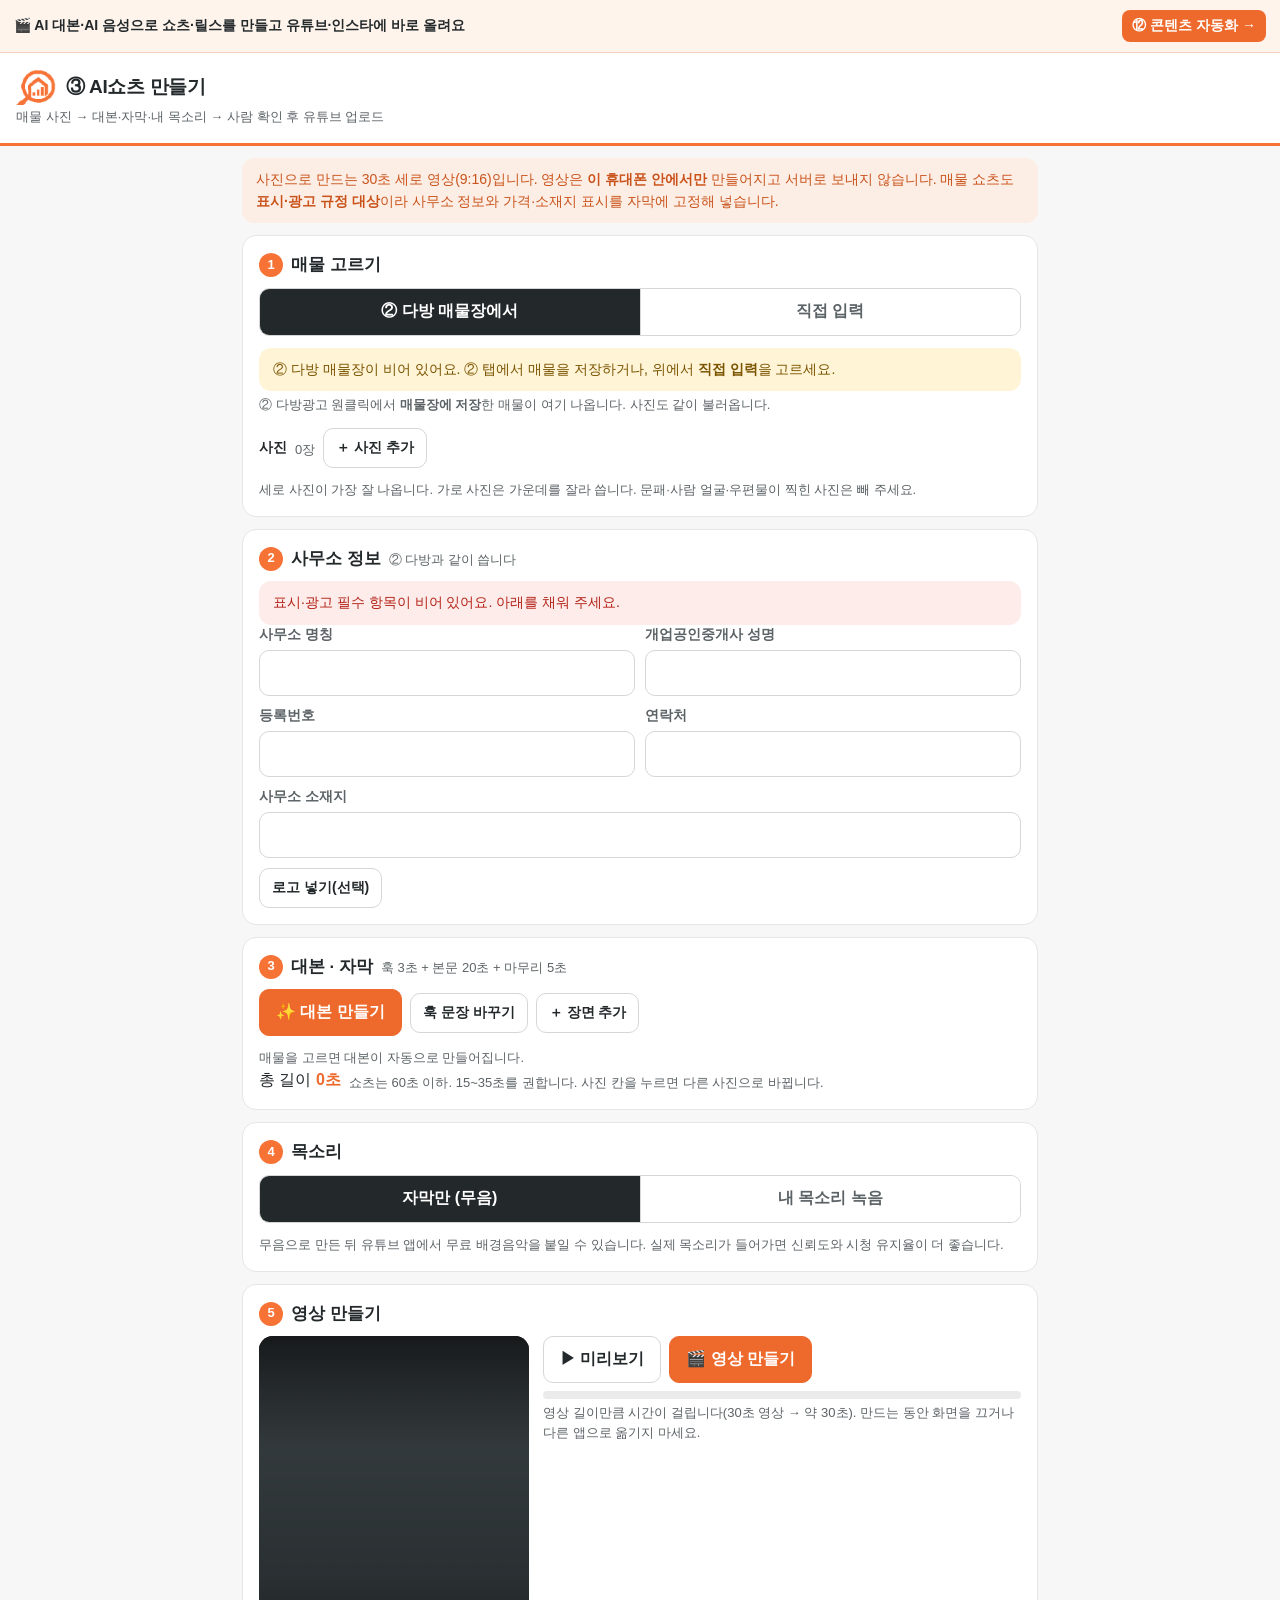
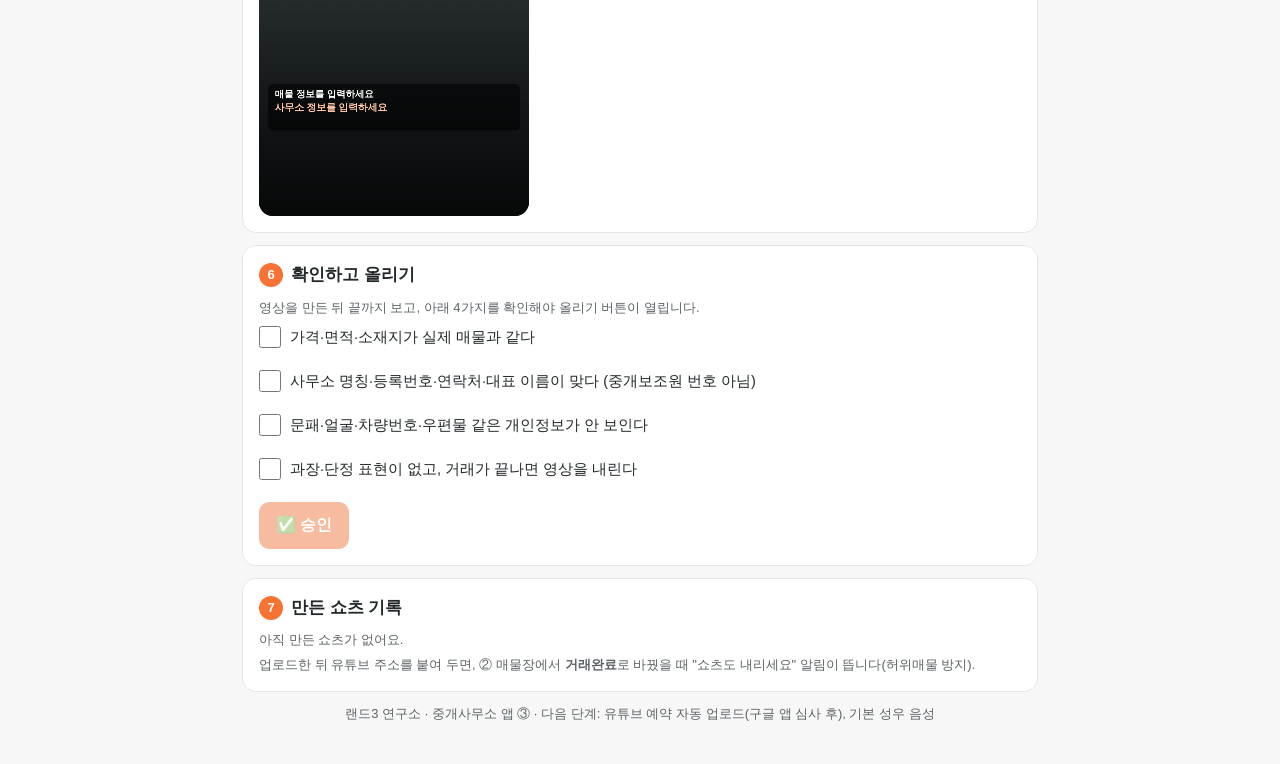
<file: shorts.html>
<!DOCTYPE html>
<html lang="ko">
<head>
<meta charset="utf-8">
<meta name="viewport" content="width=device-width, initial-scale=1">
<title>AI쇼츠 만들기 — 중개사무소 앱 ③</title>
<script>if(/[?&]embed=1/.test(location.search))document.documentElement.classList.add("embed")</script>
<meta name="theme-color" content="#ffffff">
<link rel="icon" href="img/icon-192.png">
<link rel="apple-touch-icon" href="img/icon-192.png">
<style>
:root{--bg:#F7F7F7;--card:#fff;--ink:#23292B;--sub:#5C6366;--line:#E6E6E6;--brand:#EE6A2C;--brand-soft:#FDEEE5;
  --red:#b42318;--red-soft:#fdecea;--yel:#7a5400;--yel-soft:#fff4d6;--grn:#17733f;--grn-soft:#e4f4ea;--r:14px}
*{box-sizing:border-box}
html,body{margin:0;background:var(--bg);color:var(--ink);font-family:-apple-system,BlinkMacSystemFont,"Apple SD Gothic Neo","Malgun Gothic","Noto Sans KR",sans-serif;font-size:16px;line-height:1.55;-webkit-text-size-adjust:100%}
header{background:var(--brand);color:#fff;padding:16px}
header h1{margin:0;font-size:19px;letter-spacing:-.3px}
header p{margin:2px 0 0;font-size:13px;opacity:.85}
.embed header{display:none}
.wrap{max-width:820px;margin:0 auto;padding:12px 12px 40px}
.card{background:var(--card);border:1px solid var(--line);border-radius:var(--r);padding:16px;margin:0 0 12px}
.card h2{font-size:16.5px;margin:0 0 10px;display:flex;align-items:center;gap:8px;flex-wrap:wrap}
.n{display:inline-grid;place-items:center;width:24px;height:24px;border-radius:50%;background:var(--brand);color:#fff;font-size:13px;flex:none}
label.f{display:block;font-size:13.5px;color:var(--sub);font-weight:600}
input[type=text],input[type=tel],input[type=number],select,textarea{width:100%;min-height:46px;border:1px solid #D6D6D6;border-radius:10px;padding:10px 12px;font:inherit;color:var(--ink);background:#fff;margin-top:4px}
textarea{min-height:64px;resize:vertical}
input:focus,select:focus,textarea:focus{outline:2px solid #F9B48F;border-color:var(--brand)}
.grid{display:grid;grid-template-columns:1fr 1fr;gap:10px}
.full{grid-column:1/-1}
.row{display:flex;gap:8px;flex-wrap:wrap;align-items:center}
.btn{min-height:46px;border:1px solid #D6D6D6;background:#fff;border-radius:10px;padding:10px 16px;font:inherit;font-weight:700;color:var(--ink);cursor:pointer;text-decoration:none;display:inline-flex;align-items:center;justify-content:center;gap:6px}
.btn.pri{background:var(--brand);border-color:var(--brand);color:#fff}
.btn.red{background:var(--red);border-color:var(--red);color:#fff}
.btn.sm{min-height:40px;padding:6px 12px;font-size:14px}
.btn:disabled{opacity:.45;cursor:default}
.seg{display:flex;border:1px solid #D6D6D6;border-radius:10px;overflow:hidden;margin:0 0 12px}
.seg button{flex:1;min-height:46px;border:0;background:#fff;font:inherit;font-weight:700;color:var(--sub);cursor:pointer}
.seg button+button{border-left:1px solid #D6D6D6}
.seg button.on{background:var(--brand);color:#fff}
.hint{font-size:13px;color:var(--sub);margin:4px 0 0;font-weight:400}
.note{padding:11px 14px;border-radius:12px;font-size:14px;margin:10px 0 0}
.note.y{background:var(--yel-soft);color:var(--yel)} .note.r{background:var(--red-soft);color:var(--red)} .note.g{background:var(--grn-soft);color:var(--grn)} .note.b{background:var(--brand-soft);color:var(--brand)}
.hide{display:none!important}
.chk{display:flex;align-items:flex-start;gap:9px;min-height:44px;font-size:14.5px;cursor:pointer;padding:8px 0}
.chk input{width:22px;height:22px;accent-color:var(--brand);flex:none;margin:0}
/* 매물 목록 */
.lst{display:flex;gap:10px;align-items:center;padding:10px;border:1px solid var(--line);border-radius:12px;margin-bottom:8px;cursor:pointer;background:#fff;width:100%;text-align:left;font:inherit;color:inherit}
.lst.on{border-color:var(--brand);outline:2px solid #F9B48F}
.lst .th{width:64px;height:64px;border-radius:10px;background:#ddd center/cover;flex:none}
.lst .t1{font-weight:700}.lst .t2{font-size:13px;color:var(--sub)}
.chip{display:inline-block;font-size:12px;font-weight:700;border-radius:20px;padding:1px 8px;background:var(--brand-soft);color:var(--brand)}
.chip.r{background:var(--red-soft);color:var(--red)}.chip.g{background:var(--grn-soft);color:var(--grn)}
/* 사진 */
.photos{display:grid;grid-template-columns:repeat(5,1fr);gap:6px;margin-top:8px}
.photos div{aspect-ratio:9/16;border-radius:8px;background:#ddd center/cover;position:relative}
.photos div b{position:absolute;left:4px;top:4px;background:rgba(0,0,0,.6);color:#fff;font-size:11px;border-radius:6px;padding:0 5px}
.photos div button{position:absolute;right:2px;top:2px;border:0;background:rgba(0,0,0,.6);color:#fff;border-radius:50%;width:24px;height:24px;cursor:pointer}
/* 장면 */
.scene{display:grid;grid-template-columns:62px 1fr;gap:10px;padding:10px;border:1px solid var(--line);border-radius:12px;margin-bottom:8px}
.scene .ph{width:62px;aspect-ratio:9/16;border-radius:8px;background:#ccc center/cover;border:0;cursor:pointer;position:relative;padding:0}
.scene .ph span{position:absolute;bottom:2px;left:0;right:0;font-size:10px;color:#fff;background:rgba(0,0,0,.55)}
.scene .top{display:flex;gap:6px;align-items:center;flex-wrap:wrap;font-size:13px;color:var(--sub)}
.scene .top input{width:70px;min-height:36px;margin:0;padding:4px 8px}
.scene textarea{min-height:54px;margin-top:6px}
.scene .lint{font-size:12.5px;color:var(--red)}
.tot{font-weight:800;color:var(--brand)}
/* 미리보기 */
.stagebox{display:flex;gap:14px;flex-wrap:wrap;align-items:flex-start}
#cv{width:270px;height:480px;border-radius:14px;background:#111;display:block;max-width:100%}
#outVid{width:270px;max-width:100%;border-radius:14px;background:#000}
.prog{height:8px;background:#EBEBEB;border-radius:6px;overflow:hidden;margin-top:8px}
.prog i{display:block;height:100%;width:0;background:var(--brand);transition:width .2s}
.tele{background:#111;color:#fff;border-radius:12px;padding:14px;font-size:19px;line-height:1.6;white-space:pre-wrap;max-height:260px;overflow:auto}
.tele .cur{color:#F99A66}
.copybox{border:1px solid var(--line);border-radius:10px;padding:10px;margin-top:8px;background:#FAFAFA}
.copybox b{font-size:13px;color:var(--sub)}
.copybox pre{white-space:pre-wrap;font:inherit;font-size:14px;margin:4px 0 6px;max-height:180px;overflow:auto}
.toast{position:fixed;left:50%;bottom:24px;transform:translateX(-50%);background:#23292B;color:#fff;padding:10px 18px;border-radius:20px;font-size:14px;z-index:9;opacity:0;transition:opacity .2s;pointer-events:none}
.toast.on{opacity:1}
@media (max-width:560px){.grid{grid-template-columns:1fr}.photos{grid-template-columns:repeat(4,1fr)}#cv,#outVid{width:100%;height:auto;aspect-ratio:9/16}}
</style>
<link rel="stylesheet" href="land3.css">
</head>
<body>
<a href="/#autopost" target="_top" style="display:flex;align-items:center;gap:8px;margin:0;padding:10px 14px;background:#FFF4EC;border-bottom:1px solid #F6D2BD;color:#23292B;text-decoration:none;font-size:14px;font-weight:600">🎬 AI 대본·AI 음성으로 쇼츠·릴스를 만들고 유튜브·인스타에 바로 올려요<span style="margin-left:auto;background:#EE6A2C;color:#fff;border-radius:8px;padding:5px 10px;font-weight:800;white-space:nowrap">⑫ 콘텐츠 자동화 →</span></a>
<header><h1>③ AI쇼츠 만들기</h1><p>매물 사진 → 대본·자막·내 목소리 → 사람 확인 후 유튜브 업로드</p></header>
<div class="wrap">

<div class="note b" style="margin:0 0 12px">사진으로 만드는 30초 세로 영상(9:16)입니다. 영상은 <b>이 휴대폰 안에서만</b> 만들어지고 서버로 보내지 않습니다. 매물 쇼츠도 <b>표시·광고 규정 대상</b>이라 사무소 정보와 가격·소재지 표시를 자막에 고정해 넣습니다.</div>

<!-- 1. 매물 -->
<section class="card">
  <h2><span class="n">1</span>매물 고르기</h2>
  <div class="seg" id="srcSeg"><button data-s="dabang" class="on">② 다방 매물장에서</button><button data-s="manual">직접 입력</button></div>
  <div id="srcDabang">
    <div id="dbList"></div>
    <p class="hint">② 다방광고 원클릭에서 <b>매물장에 저장</b>한 매물이 여기 나옵니다. 사진도 같이 불러옵니다.</p>
  </div>
  <div id="srcManual" class="hide">
    <div class="grid">
      <label class="f">동네 (동·읍·면)<input type="text" data-m="dong" placeholder="예: 봉천동"></label>
      <label class="f">종류<input type="text" data-m="type" placeholder="예: 투룸 / 아파트 / 상가"></label>
      <label class="f">거래 형태<select data-m="deal"><option>월세</option><option>전세</option><option>매매</option><option>단기임대</option></select></label>
      <label class="f">가격 표시<input type="text" data-m="price" placeholder="예: 보증금 1,000만 / 월 55만"></label>
      <label class="f full">소재지 (표시광고용)<input type="text" data-m="loc" placeholder="예: 서울 관악구 봉천동, 3층"></label>
      <label class="f">면적<input type="text" data-m="area" placeholder="예: 전용 33㎡(10평)"></label>
      <label class="f">방·욕실·층<input type="text" data-m="spec" placeholder="예: 방2 욕실1 · 3층/5층"></label>
      <label class="f full">장점 1<input type="text" data-m="p1" placeholder="예: 봉천역 도보 7분(실측)"></label>
      <label class="f full">장점 2<input type="text" data-m="p2" placeholder="예: 남향이라 오후까지 밝음"></label>
      <label class="f full">장점 3<input type="text" data-m="p3" placeholder="예: 2024년 도배·장판 새로 함"></label>
    </div>
  </div>
  <div style="margin-top:12px">
    <div class="row"><b style="font-size:14px">사진</b><span class="hint" id="phCnt">0장</span>
      <label class="btn sm">＋ 사진 추가<input type="file" id="phIn" accept="image/*" multiple hidden></label></div>
    <div class="photos" id="photos"></div>
    <p class="hint">세로 사진이 가장 잘 나옵니다. 가로 사진은 가운데를 잘라 씁니다. 문패·사람 얼굴·우편물이 찍힌 사진은 빼 주세요.</p>
  </div>
</section>

<!-- 2. 사무소 -->
<section class="card">
  <h2><span class="n">2</span>사무소 정보 <span class="hint">② 다방과 같이 씁니다</span></h2>
  <div id="offWarn" class="note r hide">표시·광고 필수 항목이 비어 있어요. 아래를 채워 주세요.</div>
  <div class="grid">
    <label class="f">사무소 명칭<input type="text" data-o="name"></label>
    <label class="f">개업공인중개사 성명<input type="text" data-o="ceo"></label>
    <label class="f">등록번호<input type="text" data-o="regno"></label>
    <label class="f">연락처<input type="tel" data-o="tel"></label>
    <label class="f full">사무소 소재지<input type="text" data-o="addr"></label>
  </div>
  <div class="row" style="margin-top:10px"><label class="btn sm">로고 넣기(선택)<input type="file" id="logoIn" accept="image/*" hidden></label><span class="hint" id="logoMsg"></span><button class="btn sm hide" id="logoDel">로고 빼기</button></div>
</section>

<!-- 3. 대본 -->
<section class="card">
  <h2><span class="n">3</span>대본 · 자막 <span class="hint">훅 3초 + 본문 20초 + 마무리 5초</span></h2>
  <div class="row"><button class="btn pri" id="btnGen">✨ 대본 만들기</button><button class="btn sm" id="btnHook">훅 문장 바꾸기</button><button class="btn sm" id="btnAddScene">＋ 장면 추가</button></div>
  <div id="scenes" style="margin-top:12px"></div>
  <div class="row"><span>총 길이 <span class="tot" id="totSec">0초</span></span><span class="hint">쇼츠는 60초 이하. 15~35초를 권합니다. 사진 칸을 누르면 다른 사진으로 바뀝니다.</span></div>
  <div id="lintBox"></div>
</section>

<!-- 4. 목소리 -->
<section class="card">
  <h2><span class="n">4</span>목소리</h2>
  <div class="seg" id="voiceSeg"><button data-v="none" class="on">자막만 (무음)</button><button data-v="mine">내 목소리 녹음</button></div>
  <div id="voiceNone"><p class="hint" style="margin:0">무음으로 만든 뒤 유튜브 앱에서 무료 배경음악을 붙일 수 있습니다. 실제 목소리가 들어가면 신뢰도와 시청 유지율이 더 좋습니다.</p></div>
  <div id="voiceMine" class="hide">
    <div class="tele" id="tele"></div>
    <div class="row" style="margin-top:10px"><button class="btn red" id="btnRec">● 녹음 시작</button><span class="hint" id="recMsg">조용한 곳에서, 휴대폰을 입에서 한 뼘 떨어뜨리고 읽어 주세요.</span></div>
    <div id="voiceDone" class="hide" style="margin-top:8px">
      <audio id="voicePlay" controls style="width:100%"></audio>
      <div class="row" style="margin-top:6px"><span class="chip g" id="voiceLen"></span><button class="btn sm" id="btnFit">장면 길이를 녹음에 맞추기</button><button class="btn sm" id="btnVoiceDel">녹음 지우기</button></div>
    </div>
  </div>
</section>

<!-- 5. 만들기 -->
<section class="card">
  <h2><span class="n">5</span>영상 만들기</h2>
  <div class="stagebox">
    <canvas id="cv" width="720" height="1280"></canvas>
    <div style="flex:1;min-width:220px">
      <div class="row"><button class="btn" id="btnPlay">▶ 미리보기</button><button class="btn pri" id="btnMake">🎬 영상 만들기</button></div>
      <div class="prog"><i id="prog"></i></div>
      <p class="hint" id="makeMsg">영상 길이만큼 시간이 걸립니다(30초 영상 → 약 30초). 만드는 동안 화면을 끄거나 다른 앱으로 옮기지 마세요.</p>
      <video id="outVid" class="hide" controls playsinline></video>
    </div>
  </div>
</section>

<!-- 6. 승인 -->
<section class="card" id="approveCard">
  <h2><span class="n">6</span>확인하고 올리기</h2>
  <p class="hint" style="margin-top:0" id="apHint">영상을 만든 뒤 끝까지 보고, 아래 4가지를 확인해야 올리기 버튼이 열립니다.</p>
  <label class="chk"><input type="checkbox" class="ap"> 가격·면적·소재지가 실제 매물과 같다</label>
  <label class="chk"><input type="checkbox" class="ap"> 사무소 명칭·등록번호·연락처·대표 이름이 맞다 (중개보조원 번호 아님)</label>
  <label class="chk"><input type="checkbox" class="ap"> 문패·얼굴·차량번호·우편물 같은 개인정보가 안 보인다</label>
  <label class="chk"><input type="checkbox" class="ap"> 과장·단정 표현이 없고, 거래가 끝나면 영상을 내린다</label>
  <div class="row" style="margin-top:8px"><button class="btn pri" id="btnApprove" disabled>✅ 승인</button></div>
  <div id="upBox" class="hide" style="margin-top:12px">
    <div class="row">
      <button class="btn pri" id="btnShare">📤 유튜브 앱으로 보내기</button>
      <a class="btn" id="btnDown" download>⬇ 영상 저장</a>
      <a class="btn" href="https://studio.youtube.com/" target="_blank" rel="noopener">YouTube Studio 열기</a>
    </div>
    <p class="hint">휴대폰: [유튜브 앱으로 보내기] → 공유 목록에서 <b>YouTube</b> 선택 → 쇼츠 업로드 화면에서 아래 제목·설명을 붙여넣고 <b>예약</b>을 고르면 됩니다. PC: 영상 저장 후 Studio에서 업로드.</p>
    <div class="copybox"><b>제목</b><pre id="upTitle"></pre><button class="btn sm" data-copy="upTitle">제목 복사</button></div>
    <div class="copybox"><b>설명 (표시사항 포함)</b><pre id="upDesc"></pre><button class="btn sm" data-copy="upDesc">설명 복사</button></div>
    <div class="copybox"><b>태그</b><pre id="upTags"></pre><button class="btn sm" data-copy="upTags">태그 복사</button></div>
  </div>
</section>

<!-- 7. 기록 -->
<section class="card">
  <h2><span class="n">7</span>만든 쇼츠 기록 <span class="hint" id="hisCnt"></span></h2>
  <div id="hisAlert"></div>
  <div id="history"></div>
  <p class="hint">업로드한 뒤 유튜브 주소를 붙여 두면, ② 매물장에서 <b>거래완료</b>로 바꿨을 때 "쇼츠도 내리세요" 알림이 뜹니다(허위매물 방지).</p>
</section>

<p class="hint" style="text-align:center">랜드3 연구소 · 중개사무소 앱 ③ · 다음 단계: 유튜브 예약 자동 업로드(구글 앱 심사 후), 기본 성우 음성</p>
</div>
<div class="toast" id="toast"></div>

<script>
(function(){
"use strict";
const $=s=>document.querySelector(s),$$=s=>[...document.querySelectorAll(s)];
const esc=s=>String(s??'').replace(/[&<>"']/g,c=>({'&':'&amp;','<':'&lt;','>':'&gt;','"':'&quot;',"'":'&#39;'}[c]));
const LS={get(k,d){try{const v=localStorage.getItem(k);return v?JSON.parse(v):d}catch(e){return d}},set(k,v){try{localStorage.setItem(k,JSON.stringify(v));return true}catch(e){return false}}};
let toastT;function toast(m){const t=$('#toast');t.textContent=m;t.classList.add('on');clearTimeout(toastT);toastT=setTimeout(()=>t.classList.remove('on'),1800)}

/* ---------- IndexedDB: ② 다방(d1c) 사진 읽기 + ③ 자체 저장(sh) ---------- */
function openDB(name){return new Promise(res=>{try{const r=indexedDB.open(name,1);r.onupgradeneeded=()=>{const s=name==='d1c'?'photos':'files';if(!r.result.objectStoreNames.contains(s))r.result.createObjectStore(s)};r.onsuccess=()=>res(r.result);r.onerror=()=>res(null)}catch(e){res(null)}})}
const dbs={};
async function idb(name,mode,fn){dbs[name]=dbs[name]||openDB(name);const db=await dbs[name];if(!db)return null;const st=name==='d1c'?'photos':'files';
  return new Promise(r=>{try{const t=db.transaction(st,mode);const q=fn(t.objectStore(st));t.oncomplete=()=>r(q&&q.result);t.onerror=()=>r(null)}catch(e){r(null)}})}
const shPut=(k,v)=>idb('sh','readwrite',s=>s.put(v,k)), shGet=k=>idb('sh','readonly',s=>s.get(k));
const d1cGet=k=>idb('d1c','readonly',s=>s.get(k));

/* ---------- 금지·과장 표현 (② 다방과 같은 기준) ---------- */
const BANNED=[['최저가','비교 근거 없으면 과장 광고 소지'],['최저','비교 근거 필요'],['최고급','과장 표현 소지'],['최고','과장 표현 소지'],['유일','근거 필요'],['100%','단정 표현'],['무조건','단정 표현'],['보장','수익·안전 보장 표현 금지'],['확정','미확정 사실 단정 소지'],['특가','가격 과장 소지'],['대박','과장 표현'],['초급매','근거 없으면 과장'],['급매','시세 대비 근거 있을 때만'],['마지막','허위 희소성 소지'],['역대급','과장 표현'],['완벽','과장 표현'],['신축','사용승인일 근거 필요'],['역세권','도보 거리(분)를 함께 쓰세요'],['안전한 집','권리관계 단정 금지'],['깡통','불안 조장 표현'],['실화','과장 표현 소지']];
function lint(t){t=String(t||'');const f=[];BANNED.forEach(([w,why])=>{if(t.includes(w)&&!f.some(x=>x.w.includes(w)))f.push({w,why})});
  const tel=(office.tel||'').replace(/\D/g,'');(t.match(/0\d{1,2}[-.\s]?\d{3,4}[-.\s]?\d{4}/g)||[]).forEach(p=>{if(p.replace(/\D/g,'')!==tel)f.push({w:p,why:'사무소 등록 연락처가 아닌 번호'})});return f}

/* ---------- ② 다방 자료 변환 ---------- */
const num=v=>{const n=parseFloat(String(v??'').replace(/,/g,''));return isFinite(n)?n:null};
function man(v){const n=num(v);if(n==null)return'';if(n>=10000){const e=Math.floor(n/10000),r=Math.round(n%10000);return e+'억'+(r?' '+r.toLocaleString()+'만':'')}return(Math.round(n*10)/10).toLocaleString()+'만'}
const py=m=>{const n=num(m);return n==null?'':(Math.round(n*0.3025*10)/10)+'평'};
function fromDabang(D){
  const dong=(D.addr||'').split(/\s+/).find(w=>/[동읍면리가]$/.test(w))||'';
  let price='';if(D.deal==='매매')price='매매 '+man(D.price);else if(D.deal==='전세')price='전세 '+man(D.deposit);else if(D.deal)price=D.deal+' '+man(D.deposit)+'\u00a0/\u00a0월\u00a0'+man(D.rent);
  const f=String(D.floor||'').trim(),floor=D.floorMode==='lmh'?(D.lmh||''):(f?(/^\d+$/.test(f)?f+'층':f):'');
  const land=D.type==='토지';
  const loc=[(D.addr||'').trim(),(!land&&D.dong&&!D.dongNone)?D.dong:'',floor].filter(Boolean).join(', ');
  const area=D.area?(land?D.area+'㎡('+py(D.area)+')':'전용 '+D.area+'㎡('+py(D.area)+')'):'';
  const spec=[D.rooms?'방'+D.rooms:'',D.baths?'욕실'+D.baths:'',floor?(floor+(D.totalFloor?'/'+D.totalFloor+'층':'')):'',D.dir||''].filter(Boolean).join(' · ');
  let move='';if(D.moveMode==='now')move='즉시입주';else if(D.moveMode==='date')move=(D.moveDate||'').replace(/-/g,'.')+' 입주';else if(D.moveMode==='nego')move=(D.moveMonth||'')+' 입주 협의';
  const pts=(D.memo||'').split(/[,\n]|\.(?!\d)/).map(s=>s.trim()).filter(s=>s&&s.length<=40&&!lint(s).length).slice(0,3);
  return{dong,type:D.type||'',deal:D.deal||'',price,loc,area,spec,move,points:pts,use:D.use||''};
}
function fromManual(){const g=k=>(($(`[data-m="${k}"]`)||{}).value||'').trim();
  return{dong:g('dong'),type:g('type'),deal:g('deal'),price:g('price')?(g('price').startsWith(g('deal'))?g('price'):g('deal')+' '+g('price')):'',loc:g('loc'),area:g('area'),spec:g('spec'),move:'',points:[g('p1'),g('p2'),g('p3')].filter(Boolean),use:''}}

/* ---------- 상태 ---------- */
let office=LS.get('d1c.office',{});
let st=LS.get('sh.draft',{src:'dabang',listingId:null,manual:{},scenes:[],hookN:0,voice:'none'});
let photos=[];   // {blob,url,bmp}
let voiceBlob=null,voiceDur=0;
let logo=LS.get('sh.logo',null),logoImg=null;
let made=null;   // {blob,url,mime,ext}
const saveDraft=()=>LS.set('sh.draft',st);
let info=null;   // 현재 매물 정보
const listings=()=>LS.get('d1c.listings',[]);

/* ---------- 1. 매물 ---------- */
function renderSrc(){$$('#srcSeg button').forEach(b=>b.classList.toggle('on',b.dataset.s===st.src));$('#srcDabang').classList.toggle('hide',st.src!=='dabang');$('#srcManual').classList.toggle('hide',st.src!=='manual');
  if(st.src==='dabang')renderDbList()}
function renderDbList(){const L=listings();
  if(!L.length){$('#dbList').innerHTML='<div class="note y">② 다방 매물장이 비어 있어요. ② 탭에서 매물을 저장하거나, 위에서 <b>직접 입력</b>을 고르세요.</div>';return}
  $('#dbList').innerHTML=L.map(x=>{const i=fromDabang(x.data||{});const s=x.status==='거래완료'?'<span class="chip r">거래완료</span>':x.status==='보류'?'<span class="chip">보류</span>':'<span class="chip g">광고중</span>';
    return`<button class="lst ${st.listingId===x.id?'on':''}" data-id="${esc(x.id)}"><div class="th" style="${x.thumb?'background-image:url('+x.thumb+')':''}"></div><div><div>${s}</div><div class="t1">${esc([i.dong,i.type,i.price].filter(Boolean).join(' · '))}</div><div class="t2">${esc(i.loc)}</div></div></button>`}).join('');
  $$('#dbList .lst').forEach(b=>b.onclick=()=>pickListing(b.dataset.id))}
async function pickListing(id,keepScenes){const x=listings().find(l=>l.id===id);if(!x)return;
  if(x.status==='거래완료'){toast('거래완료된 매물은 쇼츠를 만들 수 없어요');return}
  st.listingId=id;info=fromDabang(x.data||{});
  const bl=(await d1cGet(id))||[];await setPhotos(bl);await shPut('photos',bl);
  if(!keepScenes){st.scenes=[];genScript()}saveDraft();renderDbList();renderAll();toast('매물을 불러왔어요 · 사진 '+bl.length+'장')}
async function setPhotos(blobs){photos.forEach(p=>URL.revokeObjectURL(p.url));photos=await Promise.all((blobs||[]).map(async b=>({blob:b,url:URL.createObjectURL(b),bmp:await loadImg(b)})));renderPhotos()}
function loadImg(b){return new Promise(res=>{const im=new Image();im.onload=()=>res(im);im.onerror=()=>res(null);im.src=URL.createObjectURL(b)})}
function renderPhotos(){$('#phCnt').textContent=photos.length+'장';
  $('#photos').innerHTML=photos.map((p,i)=>`<div style="background-image:url(${p.url})"><b>${i+1}</b><button data-del="${i}" aria-label="사진 빼기">×</button></div>`).join('');
  $$('#photos [data-del]').forEach(b=>b.onclick=async()=>{const i=+b.dataset.del;URL.revokeObjectURL(photos[i].url);photos.splice(i,1);st.scenes.forEach(s=>{if(s.ph>=photos.length)s.ph=0});await shPut('photos',photos.map(p=>p.blob));renderPhotos();renderScenes();drawStill()})}
async function shrink(file){const im=await loadImg(file);if(!im)return null;const M=1440,k=Math.min(1,M/Math.max(im.naturalWidth,im.naturalHeight));
  const c=document.createElement('canvas');c.width=Math.round(im.naturalWidth*k);c.height=Math.round(im.naturalHeight*k);c.getContext('2d').drawImage(im,0,0,c.width,c.height);
  return new Promise(r=>c.toBlob(b=>r(b),'image/jpeg',.86))}
$('#phIn').onchange=async e=>{const fs=[...e.target.files].slice(0,Math.max(0,12-photos.length));e.target.value='';
  const add=(await Promise.all(fs.map(shrink))).filter(Boolean);await setPhotos(photos.map(p=>p.blob).concat(add));await shPut('photos',photos.map(p=>p.blob));
  if(!st.scenes.length&&info)genScript();renderScenes();drawStill();toast(add.length+'장 추가')};
$$('#srcSeg button').forEach(b=>b.onclick=()=>{st.src=b.dataset.s;if(st.src==='manual'){st.listingId=null;info=fromManual()}saveDraft();renderSrc()});
$$('[data-m]').forEach(el=>{el.value=(st.manual||{})[el.dataset.m]||(el.tagName==='SELECT'?el.value:'');el.oninput=()=>{st.manual[el.dataset.m]=el.value;if(st.src==='manual')info=fromManual();saveDraft();drawStill()}});

/* ---------- 2. 사무소 ---------- */
function fillOffice(){$$('[data-o]').forEach(el=>el.value=office[el.dataset.o]||'');offWarn()}
function offWarn(){const ok=['name','ceo','regno','tel','addr'].every(k=>(office[k]||'').trim());$('#offWarn').classList.toggle('hide',ok);return ok}
$$('[data-o]').forEach(el=>el.oninput=()=>{office=LS.get('d1c.office',{});office[el.dataset.o]=el.value.trim();LS.set('d1c.office',office);offWarn();drawStill()});
function renderLogo(){$('#logoMsg').textContent=logo?'로고 들어감 (오른쪽 위)':'';$('#logoDel').classList.toggle('hide',!logo);logoImg=null;if(logo){const im=new Image();im.onload=()=>{logoImg=im;drawStill()};im.src=logo}}
$('#logoIn').onchange=async e=>{const f=e.target.files[0];e.target.value='';if(!f)return;const im=await loadImg(f);if(!im)return;const c=document.createElement('canvas');const k=Math.min(1,240/Math.max(im.naturalWidth,im.naturalHeight));c.width=im.naturalWidth*k;c.height=im.naturalHeight*k;c.getContext('2d').drawImage(im,0,0,c.width,c.height);logo=c.toDataURL('image/png');LS.set('sh.logo',logo);renderLogo()};
$('#logoDel').onclick=()=>{logo=null;LS.set('sh.logo',null);renderLogo();drawStill()};

/* ---------- 3. 대본 ---------- */
const HOOKS=[
  i=>[i.dong,i.type].filter(Boolean).join(' ')+'\n'+(i.price||''),
  i=>(i.price||'')+'\n'+[i.dong,i.type].filter(Boolean).join(' ')+' 직접 보고 왔습니다',
  i=>[i.dong,i.type].filter(Boolean).join(' ')+' 찾으세요?\n'+(i.price||''),
  i=>(i.points[0]||[i.dong,i.type].join(' '))+'\n'+(i.price||'')];
function genScript(){if(!info)return;const i=info,n=Math.max(1,photos.length);
  const body=i.points.slice(0,3).map(p=>p);
  const spec=[i.area,i.spec].filter(Boolean).join('\n');if(spec)body.push(spec);
  if(i.move)body.push(i.move);
  if(!body.length)body.push('자세한 조건은 상담 때 안내드려요');
  const b=body.slice(0,4),bd=Math.round(20/b.length*10)/10;
  st.scenes=[{role:'hook',text:HOOKS[st.hookN%HOOKS.length](i).trim(),dur:3,ph:0}]
    .concat(b.map((t,k)=>({role:'body',text:t,dur:bd,ph:(k+1)%n})))
    .concat([{role:'cta',text:'자세한 상담은\n'+(office.name||'우리 사무소')+'\n☎ '+(office.tel||''),dur:5,ph:Math.min(n-1,b.length+1)%n}]);
  saveDraft();renderScenes();drawStill()}
$('#btnGen').onclick=()=>{if(!info){toast('먼저 매물을 고르세요');return}genScript();toast('대본을 만들었어요 — 고쳐 쓰셔도 됩니다')};
$('#btnHook').onclick=()=>{if(!info||!st.scenes.length)return;st.hookN++;const h=st.scenes.find(s=>s.role==='hook');if(h)h.text=HOOKS[st.hookN%HOOKS.length](info).trim();saveDraft();renderScenes();drawStill()};
$('#btnAddScene').onclick=()=>{const ci=st.scenes.findIndex(s=>s.role==='cta');const sc={role:'body',text:'',dur:3,ph:(st.scenes.length)%Math.max(1,photos.length)};if(ci<0)st.scenes.push(sc);else st.scenes.splice(ci,0,sc);saveDraft();renderScenes()};
const ROLE={hook:'훅',body:'본문',cta:'마무리'};
function renderScenes(){
  $('#scenes').innerHTML=st.scenes.length?st.scenes.map((s,k)=>{const p=photos[s.ph];const lt=lint(s.text);
    return`<div class="scene"><button class="ph" data-ph="${k}" style="${p?'background-image:url('+p.url+')':''}" aria-label="사진 바꾸기"><span>${p?'사진 '+(s.ph+1):'사진 없음'}</span></button><div>
      <div class="top"><span class="chip ${s.role==='hook'?'r':s.role==='cta'?'g':''}">${k+1}. ${ROLE[s.role]}</span><input type="number" step="0.5" min="1" max="20" inputmode="decimal" data-dur="${k}" value="${s.dur}"> 초
      ${s.role==='body'?`<button class="btn sm" data-up="${k}">▲</button><button class="btn sm" data-rm="${k}">삭제</button>`:''}</div>
      <textarea data-tx="${k}" placeholder="화면 자막 (줄바꿈 가능)">${esc(s.text)}</textarea>
      ${lt.length?'<div class="lint">'+lt.map(f=>'⚠ '+esc(f.w)+' — '+esc(f.why)).join('<br>')+'</div>':''}</div></div>`}).join(''):'<p class="hint">매물을 고르면 대본이 자동으로 만들어집니다.</p>';
  $$('[data-ph]').forEach(b=>b.onclick=()=>{if(!photos.length)return;const s=st.scenes[+b.dataset.ph];s.ph=(s.ph+1)%photos.length;saveDraft();renderScenes();drawStill(+b.dataset.ph)});
  $$('[data-dur]').forEach(el=>el.onchange=()=>{st.scenes[+el.dataset.dur].dur=Math.min(20,Math.max(1,num(el.value)||3));saveDraft();renderScenes()});
  $$('[data-tx]').forEach(el=>{el.oninput=()=>{st.scenes[+el.dataset.tx].text=el.value;saveDraft();totals();drawStill(+el.dataset.tx)};el.onchange=()=>renderScenes()});
  $$('[data-rm]').forEach(b=>b.onclick=()=>{st.scenes.splice(+b.dataset.rm,1);saveDraft();renderScenes()});
  $$('[data-up]').forEach(b=>b.onclick=()=>{const k=+b.dataset.up;if(k>1&&st.scenes[k-1].role==='body'){[st.scenes[k-1],st.scenes[k]]=[st.scenes[k],st.scenes[k-1]];saveDraft();renderScenes()}});
  totals();renderTele()}
function total(){return st.scenes.reduce((a,s)=>a+(+s.dur||0),0)}
function totals(){const t=Math.round(total()*10)/10;$('#totSec').textContent=t+'초';$('#totSec').style.color=t>59?'var(--red)':'';
  const all=lint(st.scenes.map(s=>s.text).join('\n'));$('#lintBox').innerHTML=all.length?'<div class="note r">과장·단정 표현 '+all.length+'개 — 고친 뒤 만드세요: '+all.map(f=>esc(f.w)).join(', ')+'</div>':''}

/* ---------- 4. 목소리 ---------- */
function renderVoiceSeg(){$$('#voiceSeg button').forEach(b=>b.classList.toggle('on',b.dataset.v===st.voice));$('#voiceNone').classList.toggle('hide',st.voice!=='none');$('#voiceMine').classList.toggle('hide',st.voice!=='mine')}
$$('#voiceSeg button').forEach(b=>b.onclick=()=>{st.voice=b.dataset.v;saveDraft();renderVoiceSeg()});
function renderTele(){$('#tele').innerHTML=st.scenes.length?st.scenes.map((s,k)=>'<div data-tl="'+k+'">'+esc(s.text.replace(/☎/g,'전화'))+'</div>').join('<br>'):'대본을 먼저 만드세요.'}
let rec=null,recChunks=[],recT0=0,recTimer=null;
$('#btnRec').onclick=async()=>{
  if(rec&&rec.state==='recording'){rec.stop();return}
  if(!st.scenes.length){toast('대본을 먼저 만드세요');return}
  let s;try{s=await navigator.mediaDevices.getUserMedia({audio:{echoCancellation:true,noiseSuppression:true}})}catch(e){$('#recMsg').textContent='마이크를 쓸 수 없어요. 브라우저 설정에서 마이크를 허용해 주세요.';return}
  const mt=['audio/mp4','audio/webm;codecs=opus','audio/webm'].find(m=>window.MediaRecorder&&MediaRecorder.isTypeSupported(m))||'';
  rec=new MediaRecorder(s,mt?{mimeType:mt}:undefined);recChunks=[];rec.ondataavailable=e=>e.data.size&&recChunks.push(e.data);
  rec.onstop=async()=>{s.getTracks().forEach(t=>t.stop());clearInterval(recTimer);$('#btnRec').textContent='● 다시 녹음';
    voiceBlob=new Blob(recChunks,{type:rec.mimeType||'audio/webm'});voiceDur=(performance.now()-recT0)/1000;
    try{const ab=await voiceBlob.arrayBuffer();const ac=new(window.AudioContext||window.webkitAudioContext)();const buf=await ac.decodeAudioData(ab);voiceDur=buf.duration;ac.close()}catch(e){}
    await shPut('voice',{blob:voiceBlob,dur:voiceDur});showVoice();fitToVoice();toast('녹음 완료 — 장면 길이를 녹음에 맞췄어요')};
  rec.start();recT0=performance.now();$('#btnRec').textContent='■ 녹음 끝내기';
  recTimer=setInterval(()=>{const t=(performance.now()-recT0)/1000;$('#recMsg').textContent='녹음 중 '+t.toFixed(0)+'초 / 대본 '+Math.round(total())+'초';if(t>58)rec.stop()},300)};
function showVoice(){$('#voiceDone').classList.toggle('hide',!voiceBlob);if(voiceBlob){$('#voicePlay').src=URL.createObjectURL(voiceBlob);$('#voiceLen').textContent='녹음 '+voiceDur.toFixed(1)+'초'}}
function fitToVoice(){if(!voiceBlob||!st.scenes.length)return;const L=Math.min(58,voiceDur+0.6);const w=st.scenes.map(s=>Math.max(6,s.text.replace(/\s/g,'').length));const W=w.reduce((a,b)=>a+b,0);
  st.scenes.forEach((s,k)=>s.dur=Math.max(1.5,Math.round(L*w[k]/W*10)/10));saveDraft();renderScenes()}
$('#btnFit').onclick=()=>{fitToVoice();toast('장면 길이를 맞췄어요')};
$('#btnVoiceDel').onclick=async()=>{voiceBlob=null;voiceDur=0;await shPut('voice',null);showVoice()};

/* ---------- 5. 그리기 ---------- */
const cv=$('#cv'),cx=cv.getContext('2d'),W=720,H=1280,FADE=0.35;
const FONT='-apple-system,"Apple SD Gothic Neo","Malgun Gothic","Noto Sans KR","Noto Sans CJK KR",sans-serif';
function rr(x,y,w,h,r){cx.beginPath();cx.moveTo(x+r,y);cx.arcTo(x+w,y,x+w,y+h,r);cx.arcTo(x+w,y+h,x,y+h,r);cx.arcTo(x,y+h,x,y,r);cx.arcTo(x,y,x+w,y,r);cx.closePath()}
function wrap(text,maxW){const out=[];const fits=t=>cx.measureText(t).width<=maxW;
  String(text||'').split('\n').forEach(line=>{let cur='';line.split(/ +/).filter(Boolean).forEach(w=>{const tryL=cur?cur+' '+w:w;if(fits(tryL)){cur=tryL;return}
    if(cur)out.push(cur);cur='';if(fits(w)){cur=w;return}for(const ch of w){if(!fits(cur+ch)&&cur){out.push(cur);cur=ch}else cur+=ch}});out.push(cur)});
  return out.filter((l,i,a)=>l.trim()||a.length===1)}
function fitFont(text,size,weight,maxW){let s=size;cx.font=`${weight} ${s}px ${FONT}`;while(cx.measureText(text).width>maxW&&s>12){s-=1;cx.font=`${weight} ${s}px ${FONT}`}return s}
function photo(i,p,k,alpha){const im=photos[i]&&photos[i].bmp;cx.globalAlpha=alpha;
  if(!im){const g=cx.createLinearGradient(0,0,0,H);g.addColorStop(0,'#3A4144');g.addColorStop(1,'#1B2022');cx.fillStyle=g;cx.fillRect(0,0,W,H);cx.globalAlpha=1;return}
  const iw=im.naturalWidth||im.width,ih=im.naturalHeight||im.height,base=Math.max(W/iw,H/ih);
  const z=1.04+0.12*(k%2?1-p:p),s=base*z,dw=iw*s,dh=ih*s;   // 켄번즈: 줌 인/아웃 번갈아
  const ox=(dw-W),oy=(dh-H),dir=[[.5,.5],[0,.5],[1,.5],[.5,0],[.5,1]][k%5];
  const x=-ox*(0.5+(dir[0]-0.5)*p),y=-oy*(0.5+(dir[1]-0.5)*p);
  cx.drawImage(im,x,y,dw,dh);cx.globalAlpha=1}
function sceneAt(t){let a=0;for(let k=0;k<st.scenes.length;k++){const d=+st.scenes[k].dur||1;if(t<a+d||k===st.scenes.length-1)return{k,local:t-a,dur:d};a+=d}return{k:0,local:0,dur:1}}
function draw(t){cx.clearRect(0,0,W,H);if(!st.scenes.length){photo(0,0,0,1);overlays(null,0,1);return}
  const{k,local,dur}=sceneAt(t),s=st.scenes[k],p=Math.min(1,local/dur);
  photo(s.ph,p,k,1);
  if(k>0&&local<FADE){const ps=st.scenes[k-1];photo(ps.ph,1,k-1,1-local/FADE)}
  overlays(s,local,dur)}
function overlays(s,local,dur){
  const i=info||{dong:'',type:'',price:'',loc:'',area:''};
  // 위 그늘 + 아래 그늘
  let g=cx.createLinearGradient(0,0,0,300);g.addColorStop(0,'rgba(0,0,0,.6)');g.addColorStop(1,'rgba(0,0,0,0)');cx.fillStyle=g;cx.fillRect(0,0,W,300);
  g=cx.createLinearGradient(0,H*0.5,0,H);g.addColorStop(0,'rgba(0,0,0,0)');g.addColorStop(1,'rgba(0,0,0,.75)');cx.fillStyle=g;cx.fillRect(0,H*0.5,W,H*0.5);
  const cta=s&&s.role==='cta';
  if(cta){cx.fillStyle='rgba(35,41,43,'+Math.min(.82,local/0.4*.82)+')';cx.fillRect(0,0,W,H)}
  // 위: 가격 배지 + 동네·종류
  if(!cta&&i.price){const ps=fitFont(i.price,44,800,W-140);const tw=cx.measureText(i.price).width;rr(40,96,tw+44,ps+30,18);cx.fillStyle='#EE6A2C';cx.fill();cx.fillStyle='#fff';cx.textBaseline='middle';cx.textAlign='left';cx.fillText(i.price,62,96+(ps+30)/2+1);
    const sub=[i.dong,i.type,i.deal&&!i.price.startsWith(i.deal)?i.deal:''].filter(Boolean).join(' · ');if(sub){fitFont(sub,30,700,W-80);cx.fillStyle='#fff';cx.shadowColor='rgba(0,0,0,.6)';cx.shadowBlur=8;cx.fillText(sub,44,96+ps+30+34);cx.shadowBlur=0}}
  if(logoImg){const lw=Math.min(150,logoImg.width),lh=logoImg.height*lw/logoImg.width;cx.globalAlpha=.92;cx.drawImage(logoImg,W-lw-36,cta?60:100,lw,lh);cx.globalAlpha=1}
  // 자막
  if(s&&s.text&&!cta){const pop=Math.min(1,local/0.25),hook=s.role==='hook';let size=hook?60:52;cx.font=`800 ${size}px ${FONT}`;const ls=s.text.split('\n');while(size>40&&ls.some(l=>cx.measureText(l).width>W-120)){size-=2;cx.font=`800 ${size}px ${FONT}`}const lines=wrap(s.text,W-120).slice(0,4);
    const lh=size*1.3,bh=lines.length*lh+36,cy=H*0.6;cx.save();cx.translate(W/2,cy);const sc=0.9+0.1*pop;cx.scale(sc,sc);cx.globalAlpha=pop;
    const bw=Math.min(W-60,Math.max(...lines.map(l=>cx.measureText(l).width))+56);rr(-bw/2,-bh/2,bw,bh,22);cx.fillStyle=hook?'rgba(247,114,53,.96)':'rgba(35,41,43,.72)';cx.fill();
    cx.fillStyle='#fff';cx.textAlign='center';cx.textBaseline='middle';lines.forEach((l,n)=>cx.fillText(l,0,-bh/2+18+lh*(n+.5)));cx.restore()}
  // 마무리 카드
  if(cta){cx.textAlign='center';cx.textBaseline='middle';cx.fillStyle='#F99A66';fitFont('상담 문의',40,800,W-80);cx.fillText('상담 문의',W/2,H*0.30);
    cx.fillStyle='#fff';fitFont(office.name||'사무소 명칭',60,800,W-80);cx.fillText(office.name||'사무소 명칭',W/2,H*0.38);
    fitFont('☎ '+(office.tel||''),76,800,W-80);cx.fillText('☎ '+(office.tel||''),W/2,H*0.47);
    cx.fillStyle='rgba(255,255,255,.85)';const l3=['대표 '+(office.ceo||''),'등록번호 '+(office.regno||'')].join(' · ');fitFont(l3,28,600,W-80);cx.fillText(l3,W/2,H*0.545);
    fitFont(office.addr||'',26,500,W-80);cx.fillText(office.addr||'',W/2,H*0.585);
    if(i.price){fitFont(i.price,34,700,W-80);cx.fillStyle='#fff';cx.fillText([i.dong,i.type].filter(Boolean).join(' ')+' · '+i.price,W/2,H*0.66)}}
  // 표시사항 띠 (쇼츠 아래쪽 UI에 가리지 않는 위치)
  const l1=[i.loc&&'소재지 '+i.loc,[i.use||i.type,i.deal].filter(Boolean).join('/'),i.area].filter(Boolean).join(' · ');
  const l2=[office.name,office.ceo&&'대표 '+office.ceo].filter(Boolean).join(' · ');
  const l3=[office.regno&&'등록번호 '+office.regno,office.tel&&'☎ '+office.tel].filter(Boolean).join(' · ');
  const by=H*0.725;cx.textAlign='left';cx.textBaseline='middle';rr(24,by,W-48,124,14);cx.fillStyle='rgba(0,0,0,.58)';cx.fill();
  cx.fillStyle='#fff';fitFont(l1||'매물 정보',25,600,W-84);cx.fillText(l1||'매물 정보를 입력하세요',42,by+28);
  cx.fillStyle='#FFC4A3';fitFont(l2||'사무소 정보를 입력하세요',26,700,W-84);cx.fillText(l2||'사무소 정보를 입력하세요',42,by+64);
  if(l3){fitFont(l3,26,700,W-84);cx.fillText(l3,42,by+98)}
}
let stillAt=0;function drawStill(k){if(typeof k==='number'){let a=0;for(let j=0;j<k;j++)a+=+st.scenes[j].dur||0;stillAt=a+Math.min(1.2,(+st.scenes[k]?.dur||1)*0.6)}if(!playing)draw(stillAt)}

/* ---------- 재생·녹화 ---------- */
let playing=false;
async function run(recordIt){
  if(playing)return;if(!st.scenes.length){toast('대본을 먼저 만드세요');return}
  if(recordIt){if(!offWarn()){toast('사무소 정보를 채워 주세요');$('#offWarn').scrollIntoView({block:'center'});return}
    if(lint(st.scenes.map(s=>s.text).join('\n')).length&&!confirm('과장·단정 표현이 남아 있어요. 그래도 만들까요?'))return;
    if(total()>59){toast('60초를 넘었어요 — 장면 길이를 줄이세요');return}}
  playing=true;$('#btnPlay').disabled=$('#btnMake').disabled=true;
  const T=total();let ac=null,src=null,recr=null,chunks=[],mime='';
  const useVoice=st.voice==='mine'&&voiceBlob;
  try{
    if(useVoice){ac=new(window.AudioContext||window.webkitAudioContext)();const buf=await ac.decodeAudioData(await voiceBlob.arrayBuffer());src=ac.createBufferSource();src.buffer=buf}
    if(recordIt){
      const vs=cv.captureStream(30);const tracks=[...vs.getVideoTracks()];
      if(src){const dest=ac.createMediaStreamDestination();src.connect(dest);tracks.push(...dest.stream.getAudioTracks())}
      else if(ac){}
      mime=['video/mp4;codecs=avc1.42E01E,mp4a.40.2','video/mp4;codecs=avc1','video/mp4','video/webm;codecs=vp9,opus','video/webm;codecs=vp8,opus','video/webm'].find(m=>window.MediaRecorder&&MediaRecorder.isTypeSupported(m))||'';
      if(!window.MediaRecorder)throw new Error('이 브라우저는 영상 만들기를 지원하지 않아요(크롬·사파리 최신판 사용)');
      recr=new MediaRecorder(new MediaStream(tracks),Object.assign({videoBitsPerSecond:6e6},mime?{mimeType:mime}:{}));recr.ondataavailable=e=>e.data.size&&chunks.push(e.data);
      draw(0);recr.start(250);
    }else if(src)src.connect(ac.destination);
    if(src)src.start();
    const t0=performance.now();
    await new Promise(res=>{const step=()=>{const t=(performance.now()-t0)/1000;draw(Math.min(t,T-0.001));$('#prog').style.width=Math.min(100,t/T*100)+'%';
      if(recordIt)$('#makeMsg').textContent='만드는 중… '+Math.min(T,t).toFixed(0)+' / '+T.toFixed(0)+'초';
      if(t>=T)res();else requestAnimationFrame(step)};requestAnimationFrame(step)});
    if(recordIt){await new Promise(r=>setTimeout(r,250));await new Promise(r=>{recr.onstop=r;recr.stop()});
      const type=(recr.mimeType||mime||'video/webm').split(';')[0];const blob=new Blob(chunks,{type});
      if(made)URL.revokeObjectURL(made.url);made={blob,url:URL.createObjectURL(blob),mime:type,ext:type.includes('mp4')?'mp4':'webm',at:new Date().toISOString()};
      const v=$('#outVid');v.src=made.url;v.classList.remove('hide');
      $('#makeMsg').innerHTML='✅ 완성 · '+(blob.size/1048576).toFixed(1)+'MB · '+made.ext.toUpperCase()+' — 아래 6번에서 확인하고 승인하세요.';
      $$('.ap').forEach(c=>c.checked=false);$('#upBox').classList.add('hide');apState();
      $('#approveCard').scrollIntoView({behavior:'smooth',block:'start'})}
  }catch(e){$('#makeMsg').textContent='⚠ '+(e.message||e)}
  finally{if(ac)try{ac.close()}catch(e){}playing=false;$('#btnPlay').disabled=$('#btnMake').disabled=false;setTimeout(()=>$('#prog').style.width='0',800);drawStill()}
}
$('#btnPlay').onclick=()=>run(false);
$('#btnMake').onclick=()=>run(true);

/* ---------- 6. 승인·업로드 ---------- */
function apState(){const ok=made&&$$('.ap').every(c=>c.checked);$('#btnApprove').disabled=!ok;$('#apHint').textContent=made?'영상을 끝까지 보고 4가지를 확인하세요.':'영상을 만든 뒤 끝까지 보고, 아래 4가지를 확인해야 올리기 버튼이 열립니다.'}
$$('.ap').forEach(c=>c.onchange=apState);
function pkg(){const i=info||{};const head=[i.dong,i.type,i.deal&&!(i.price||'').startsWith(i.deal)?i.deal:'',i.price].filter(Boolean).join(' ');
  const title=(head+(i.points&&i.points[0]?' | '+i.points[0]:'')).slice(0,88)+' #Shorts';
  const desc=[head,'',...(i.points||[]).map(p=>'✔ '+p),'',
    '[중개대상물 표시사항]','· 소재지: '+(i.loc||''),'· 종류/거래: '+[i.use||i.type,i.deal].filter(Boolean).join(' / '),'· 가격: '+(i.price||''),i.area?'· 면적: '+i.area:'',i.spec?'· '+i.spec:'',i.move?'· 입주: '+i.move:'','',
    '[중개사무소] '+[office.name,'대표 '+(office.ceo||''),'등록번호 '+(office.regno||''),office.addr,'☎ '+(office.tel||'')].filter(Boolean).join(' · '),'',
    '※ 영상 촬영일 기준 정보이며, 거래 완료 시 영상을 내립니다.','',
    ['#Shorts','#'+(i.dong||'부동산'),'#'+((i.dong||'')+(i.type||'')).replace(/\s/g,''),'#'+(i.type||'매물').replace(/\s/g,''),'#'+(i.deal||'부동산'),'#부동산'].filter((x,k,a)=>x.length>1&&a.indexOf(x)===k).join(' ')].filter(x=>x!==null).join('\n').replace(/\n{3,}/g,'\n\n');
  const tags=[i.dong,i.type,i.deal,(i.dong||'')+' '+(i.type||''),(i.dong||'')+' '+(i.deal||''),'부동산','중개사무소','매물'].filter(x=>x&&x.trim()).join(', ');
  return{title,desc,tags}}
$('#btnApprove').onclick=()=>{if($('#btnApprove').disabled)return;const p=pkg();$('#upTitle').textContent=p.title;$('#upDesc').textContent=p.desc;$('#upTags').textContent=p.tags;
  const fn='shorts_'+((info&&info.dong)||'매물')+'_'+new Date().toISOString().slice(0,10)+'.'+made.ext;$('#btnDown').href=made.url;$('#btnDown').download=fn;made.fn=fn;
  $('#upBox').classList.remove('hide');
  const H0=LS.get('sh.history',[]);if(!H0.some(h=>h.at===made.at)){H0.unshift({id:'S'+Date.now().toString(36),at:made.at,listingId:st.listingId,title:p.title.replace(' #Shorts',''),url:'',down:false,thumb:photos[0]?thumbOf():null});LS.set('sh.history',H0.slice(0,100))}
  renderHistory();toast('승인했어요 — 이제 올리세요')};
function thumbOf(){const c=document.createElement('canvas');c.width=90;c.height=160;c.getContext('2d').drawImage(cv,0,0,90,160);return c.toDataURL('image/jpeg',.7)}
$('#btnShare').onclick=async()=>{if(!made)return;const p=pkg();const file=new File([made.blob],made.fn||('shorts.'+made.ext),{type:made.mime});
  try{await navigator.clipboard.writeText(p.title)}catch(e){}
  if(navigator.canShare&&navigator.canShare({files:[file]})){try{await navigator.share({files:[file],title:p.title,text:p.desc})}catch(e){}}
  else{toast('이 기기는 바로 보내기를 지원하지 않아요 — 영상 저장 후 올려 주세요');$('#btnDown').click()}};
$$('[data-copy]').forEach(b=>b.onclick=async()=>{const t=$('#'+b.dataset.copy).textContent;try{await navigator.clipboard.writeText(t);toast('복사했어요')}catch(e){const ta=document.createElement('textarea');ta.value=t;document.body.appendChild(ta);ta.select();document.execCommand('copy');ta.remove();toast('복사했어요')}});

/* ---------- 7. 기록 ---------- */
function renderHistory(){const HL=LS.get('sh.history',[]),L=listings();$('#hisCnt').textContent=HL.length?HL.length+'편':'';
  const bad=HL.filter(h=>{const l=h.listingId&&L.find(x=>x.id===h.listingId);return l&&l.status==='거래완료'&&!h.down});
  $('#hisAlert').innerHTML=bad.length?'<div class="note r" style="margin:0 0 10px">🚨 거래완료된 매물의 쇼츠 <b>'+bad.length+'편</b>이 아직 올라가 있어요. 유튜브에서 <b>비공개 또는 삭제</b>한 뒤 [내렸음]을 눌러 주세요.</div>':'';
  $('#history').innerHTML=HL.length?HL.map(h=>{const l=h.listingId&&L.find(x=>x.id===h.listingId);const done=l&&l.status==='거래완료';
    return`<div class="lst" style="cursor:default"><div class="th" style="width:46px;height:82px;${h.thumb?'background-image:url('+h.thumb+')':''}"></div><div style="flex:1;min-width:0">
      <div>${h.down?'<span class="chip">내림</span>':done?'<span class="chip r">거래완료 — 내려야 함</span>':h.url?'<span class="chip g">업로드됨</span>':'<span class="chip">업로드 전</span>'} <span class="hint">${esc(h.at.slice(0,10).replace(/-/g,'.'))}</span></div>
      <div class="t1" style="font-size:14px">${esc(h.title)}</div>
      <div class="row" style="margin-top:4px"><input type="text" data-url="${h.id}" value="${esc(h.url)}" placeholder="유튜브 주소 붙여넣기" style="flex:1;min-width:150px;min-height:38px;margin:0;padding:6px 10px">
      ${h.url?`<a class="btn sm" href="${esc(h.url)}" target="_blank" rel="noopener">열기</a>`:''}
      ${!h.down?`<button class="btn sm" data-down="${h.id}">내렸음</button>`:''}<button class="btn sm" data-hdel="${h.id}">삭제</button></div></div></div>`}).join(''):'<p class="hint">아직 만든 쇼츠가 없어요.</p>';
  const upd=(id,fn)=>{const A=LS.get('sh.history',[]);const h=A.find(x=>x.id===id);if(h){fn(h,A);LS.set('sh.history',A.filter(x=>!x._del))}renderHistory()};
  $$('[data-url]').forEach(el=>el.onchange=()=>upd(el.dataset.url,h=>{const v=el.value.trim();h.url=/^https?:\/\//.test(v)?v:(v?'https://'+v:'')}));
  $$('[data-down]').forEach(b=>b.onclick=()=>upd(b.dataset.down,h=>h.down=true));
  $$('[data-hdel]').forEach(b=>b.onclick=()=>{if(confirm('기록을 지울까요? (유튜브 영상은 그대로)'))upd(b.dataset.hdel,h=>h._del=true)})}

/* ---------- 시작 ---------- */
function renderAll(){renderPhotos();renderScenes();renderVoiceSeg();drawStill()}
async function init(){
  fillOffice();renderLogo();renderSrc();renderVoiceSeg();
  const v=await shGet('voice');if(v&&v.blob){voiceBlob=v.blob;voiceDur=v.dur||0;showVoice()}
  if(st.src==='dabang'&&st.listingId&&listings().some(l=>l.id===st.listingId)){info=fromDabang(listings().find(l=>l.id===st.listingId).data||{});setPhotos((await d1cGet(st.listingId))||(await shGet('photos'))||[]).then(()=>{renderScenes();drawStill()})}
  else{if(st.src==='manual')info=fromManual();const bl=await shGet('photos');await setPhotos(bl||[])}
  renderAll();renderHistory();
  if(document.fonts&&document.fonts.ready)document.fonts.ready.then(()=>drawStill());
}
addEventListener('storage',e=>{if(e.key==='d1c.listings'){if(st.src==='dabang')renderDbList();renderHistory()}if(e.key==='d1c.office'){office=LS.get('d1c.office',{});fillOffice();drawStill()}});
/* ⑨ 통합 발행에서 부르는 연결 — 매물 1건으로 쇼츠 영상을 만듦(실제 길이만큼 걸림) */
window.__api={async forListing(id){
  st.src='dabang';renderSrc();await pickListing(id,false);if(st.listingId!==id)throw new Error('쇼츠: 매물을 불러오지 못했어요');
  if(!st.scenes.length)throw new Error('쇼츠: 대본을 만들지 못했어요');
  const prev=made;await run(true);if(!made||made===prev)throw new Error('쇼츠: '+($('#makeMsg').textContent||'영상을 만들지 못했어요').replace(/^⚠\s*/,''));
  return Object.assign({blob:made.blob,ext:made.ext,mime:made.mime,sec:Math.round(total())},pkg())},
  progress(){return $('#makeMsg').textContent||''},
  record(r){const H0=LS.get('sh.history',[]);H0.unshift({id:'S'+Date.now().toString(36),at:new Date().toISOString(),listingId:r.listingId,title:r.title,url:r.url||'',down:false,thumb:null});LS.set('sh.history',H0.slice(0,100));renderHistory()}};
init();
})();
</script>
</body>
</html>
</file>
<file: land3.css>
/* 랜드3 연구소 공통 디자인 — 명함 로고 색 기준 (주황 #F77235 · 차콜 #23292B)
   모든 화면의 <style> 뒤에 불러와서 색 변수와 머리글만 덮어씁니다. 기능 코드는 건드리지 않습니다. */
:root{
  --bg:#F7F7F7;--card:#fff;--ink:#23292B;--sub:#5C6366;--faint:#80878A;--line:#E6E6E6;
  --brand:#EE6A2C;--brand-soft:#FDEEE5;--l3-orange:#F77235;--l3-deep:#C9531B;--l3-charcoal:#23292B;
}
body{font-family:"Pretendard",-apple-system,BlinkMacSystemFont,"Apple SD Gothic Neo","Malgun Gothic","Noto Sans KR",sans-serif}

/* 도구 화면 머리글: 흰 바탕 + 로고 + 주황 밑줄 (허브 안에서는 원래대로 숨김) */
header{background:#fff!important;color:var(--l3-charcoal)!important;border-bottom:3px solid var(--l3-orange)}
header h1{color:var(--l3-charcoal)!important;display:flex;align-items:center;gap:10px}
header h1::before{content:"";width:40px;height:36px;flex:none;background:url(img/land3-icon.png) center/contain no-repeat}
header p,header .sub{color:var(--sub)!important;opacity:1!important}

/* 입력칸 포커스·주 버튼 */
input:focus,select:focus,textarea:focus{outline:2px solid #F9B48F!important;border-color:var(--l3-orange)!important}
.btn.pri,.btn.primary,button.pri{background:var(--brand)!important;border-color:var(--brand)!important;color:#fff!important}
.btn.pri:hover:not(:disabled){background:var(--l3-deep)!important;border-color:var(--l3-deep)!important}
.n{background:var(--l3-orange)}
.seg button.on{background:var(--l3-charcoal)!important;color:#fff!important}
a{color:var(--l3-deep)}
.btn,a.btn{color:var(--ink)}
.btn.pri,a.btn.pri{color:#fff}
.note.b{color:var(--l3-deep)!important}
</file>
